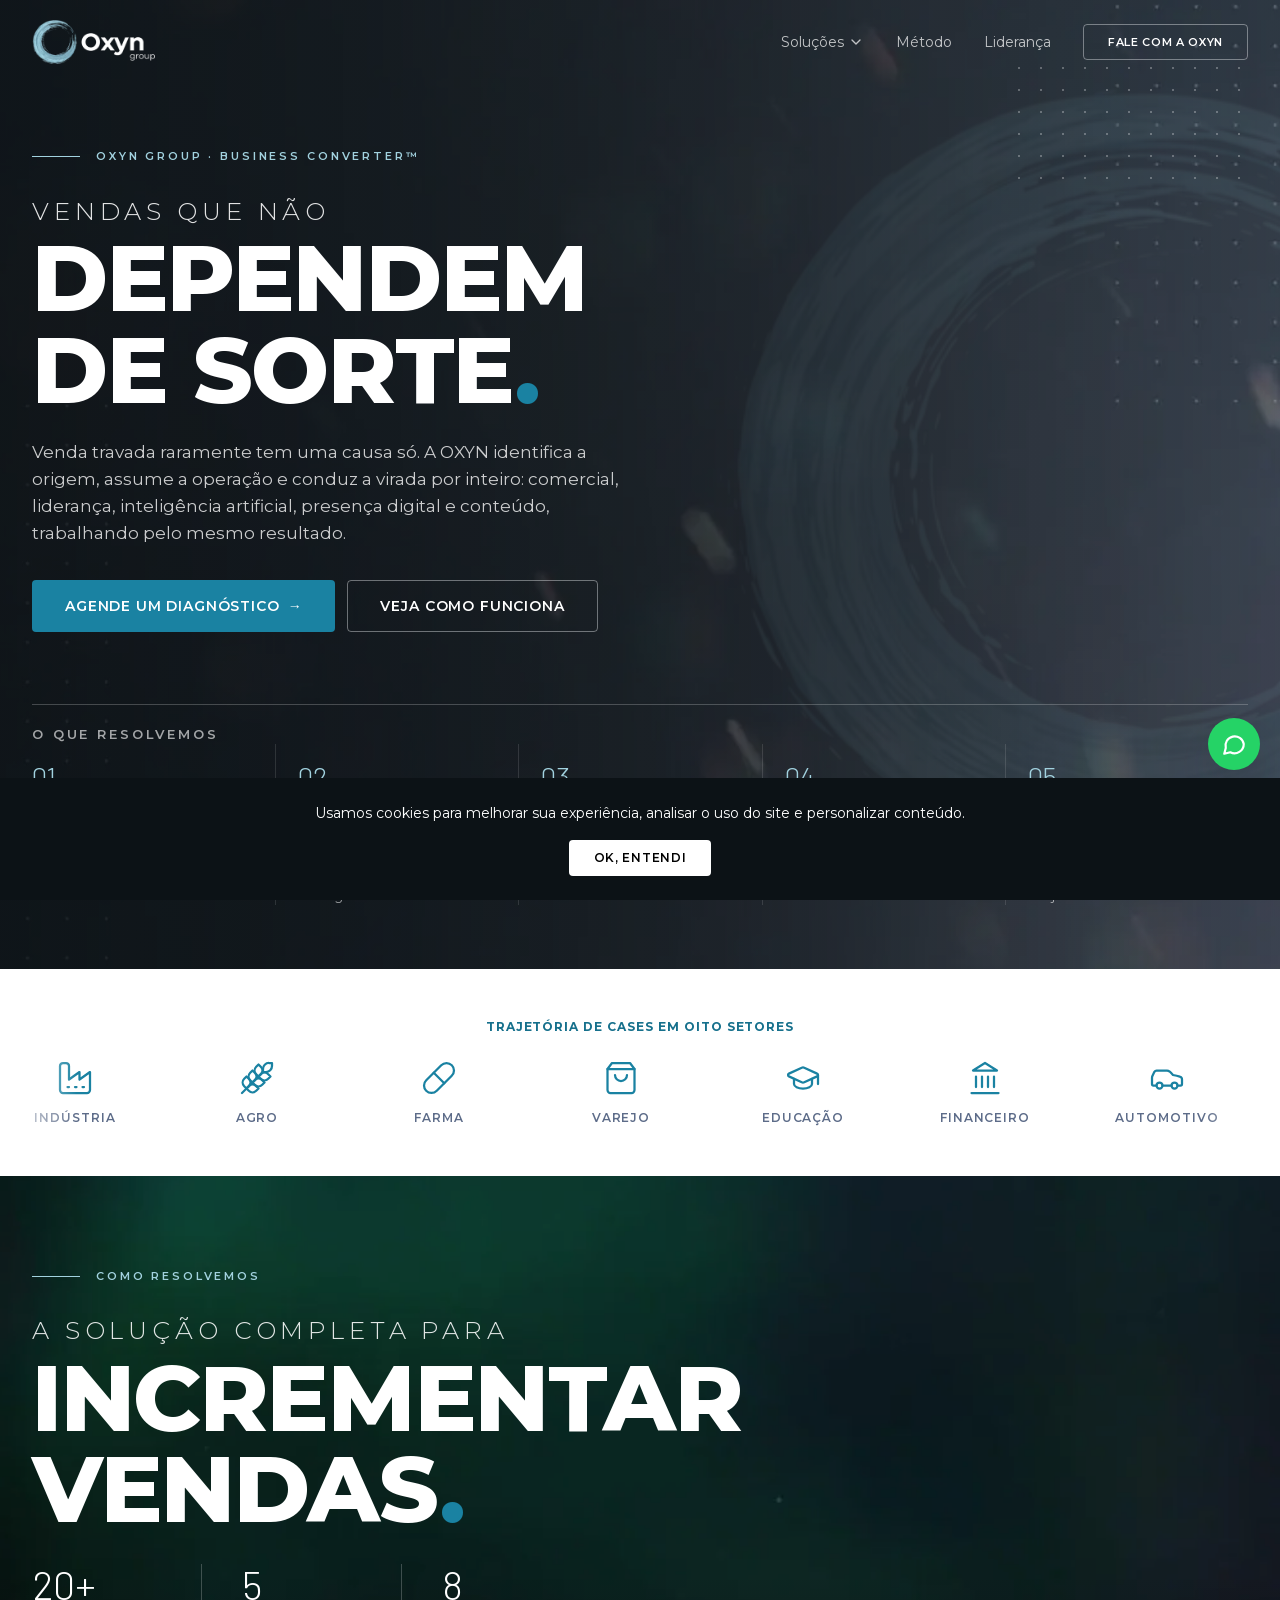
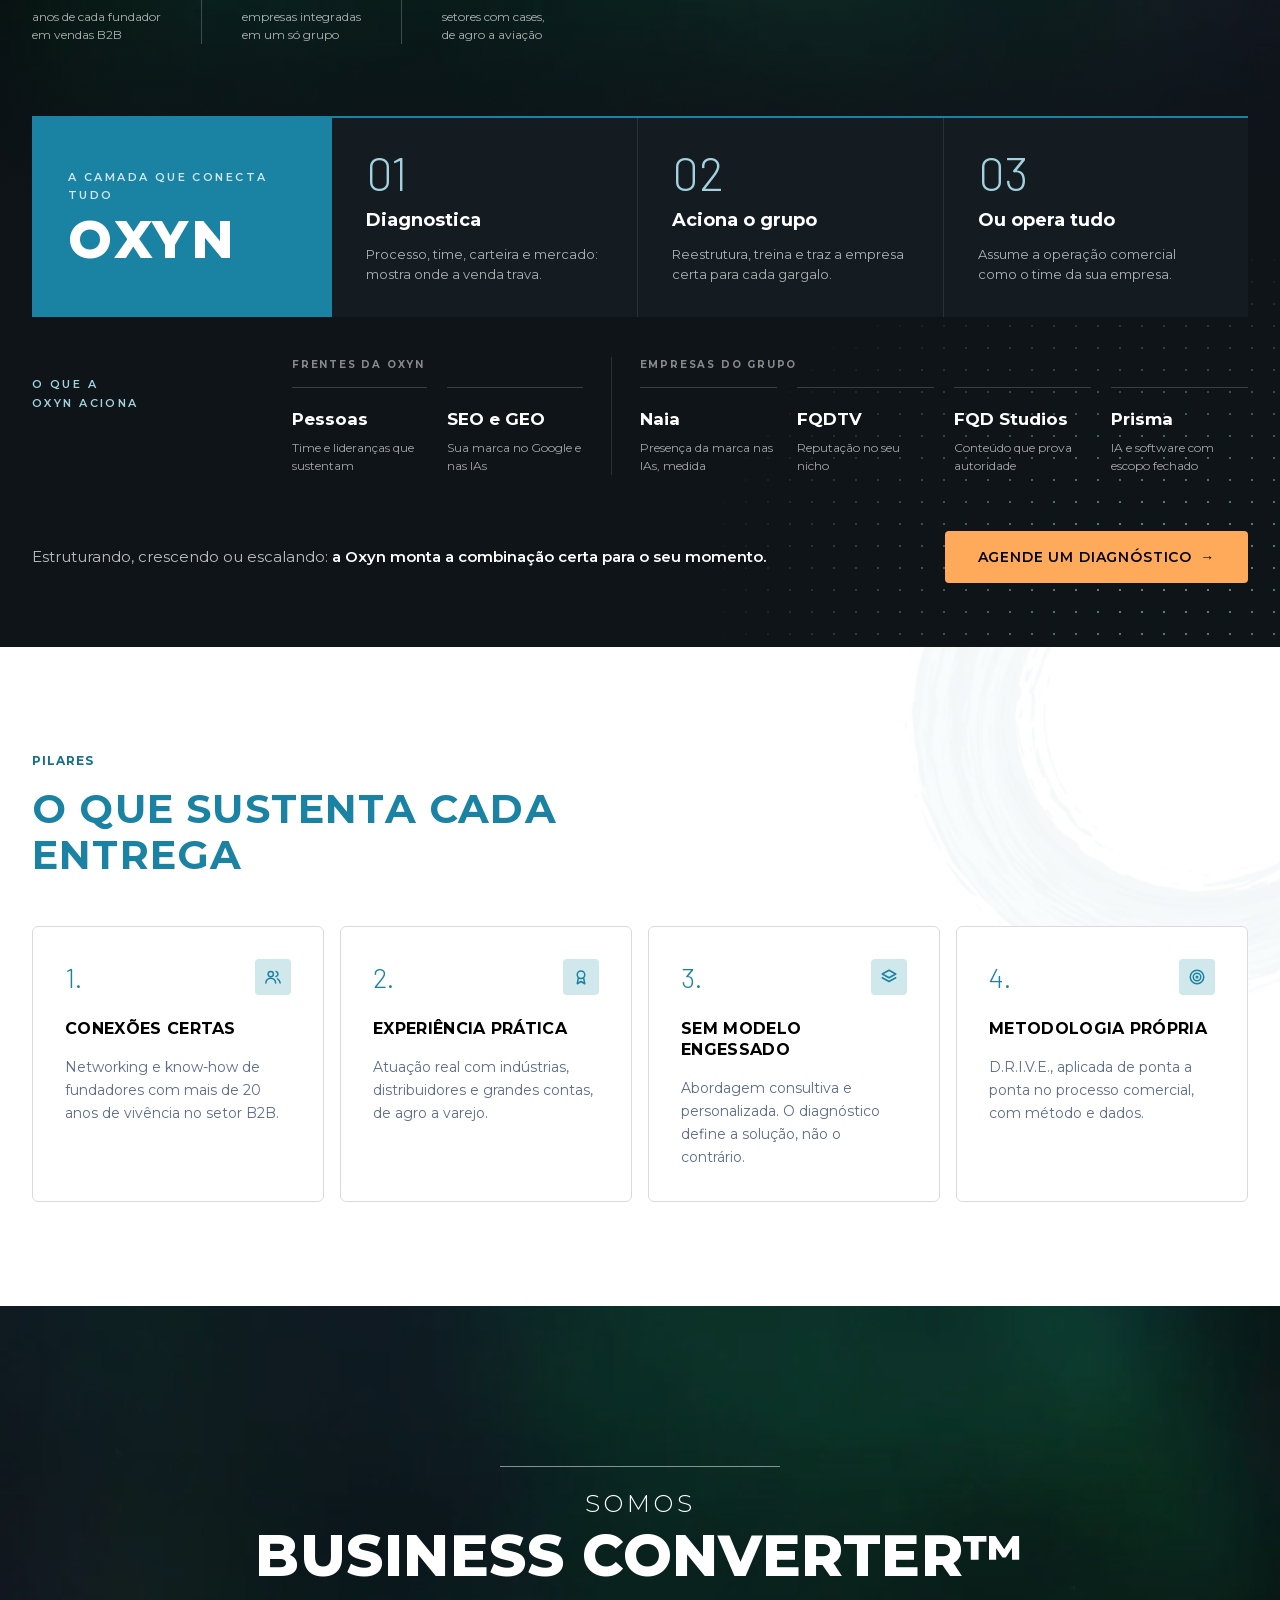
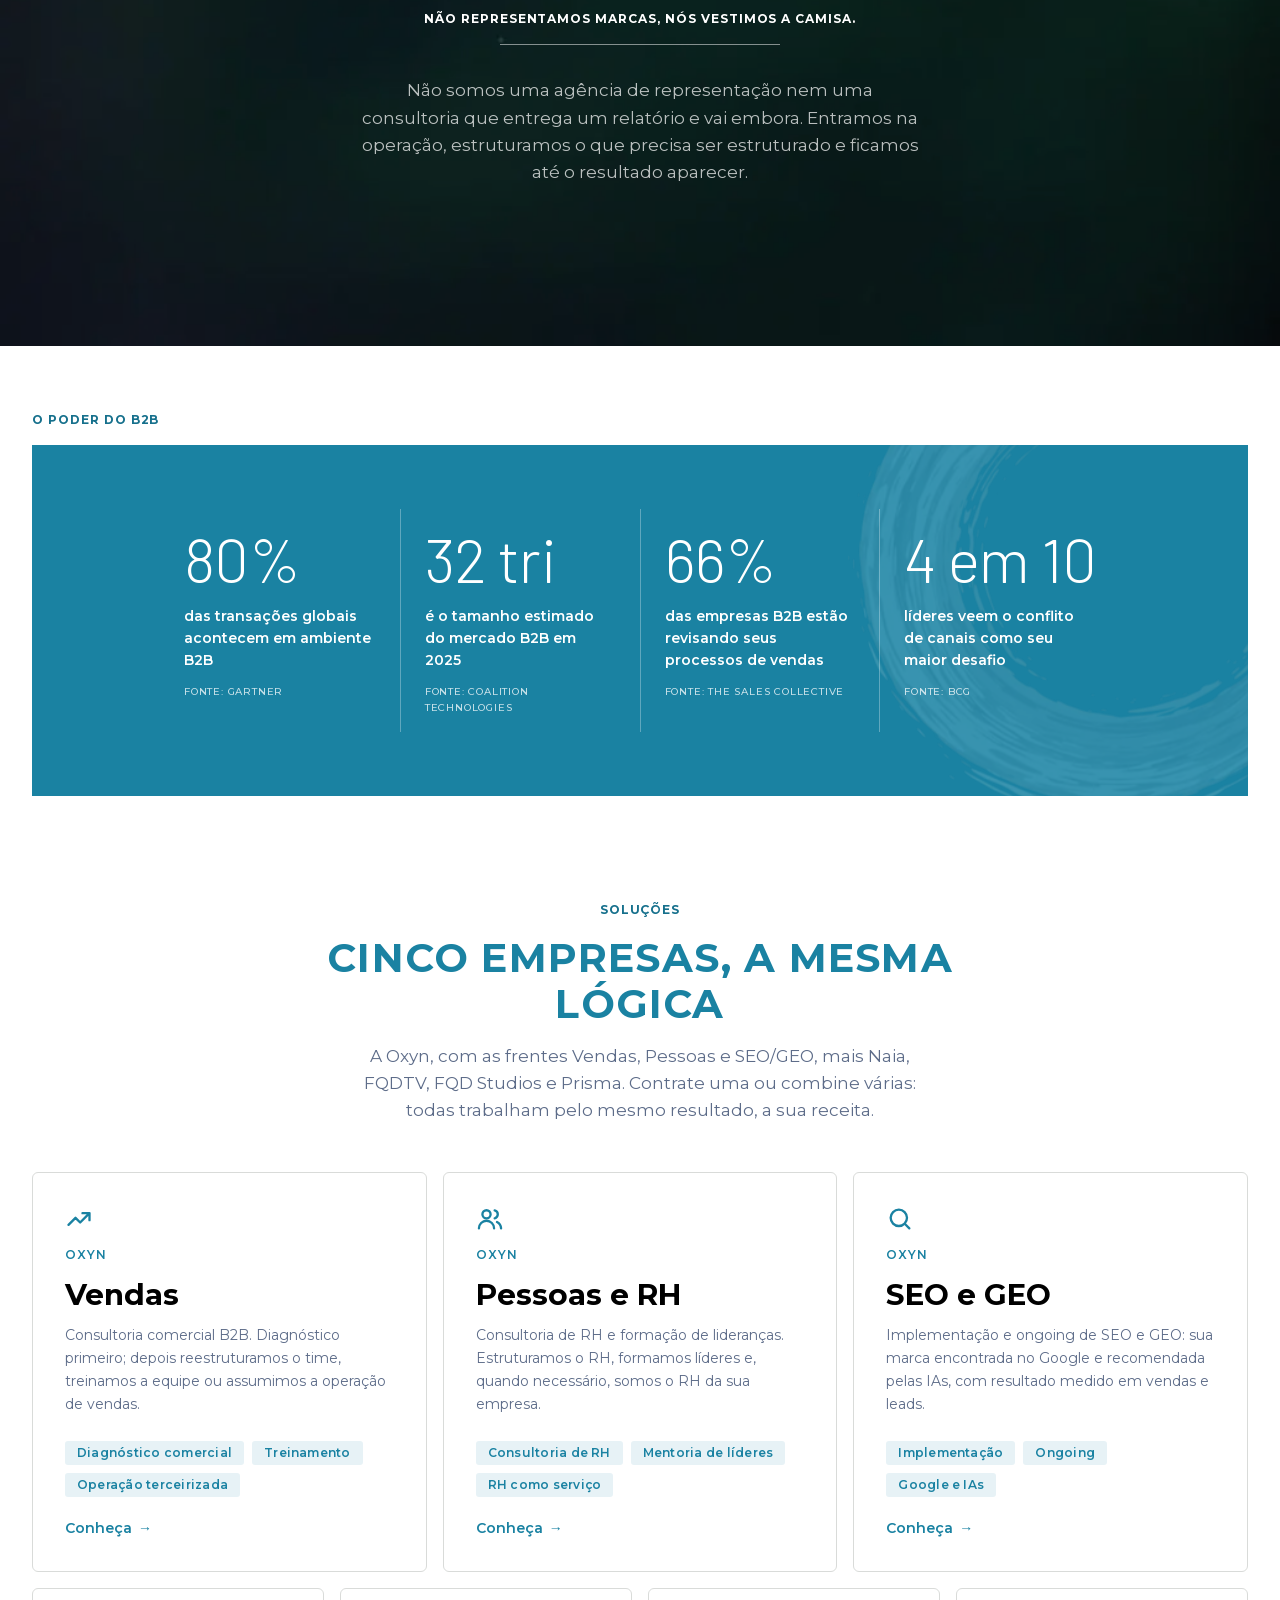
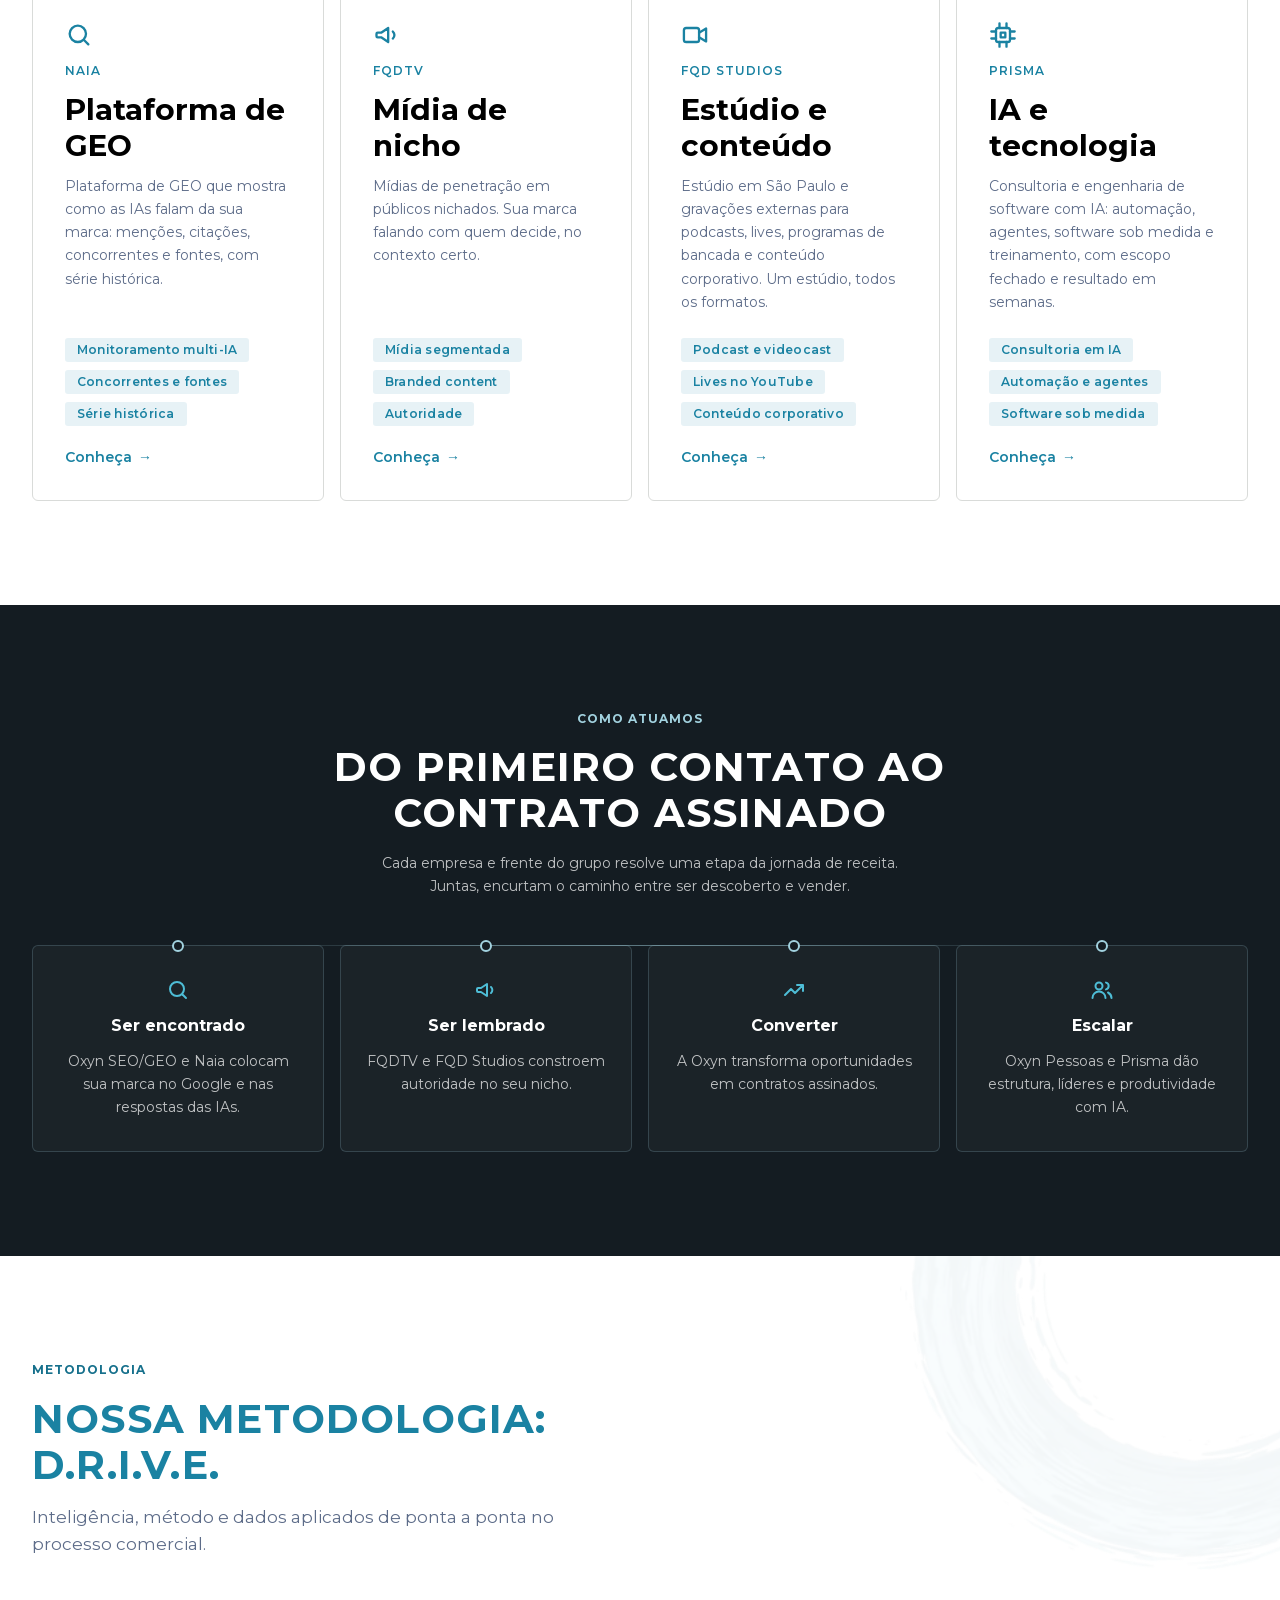
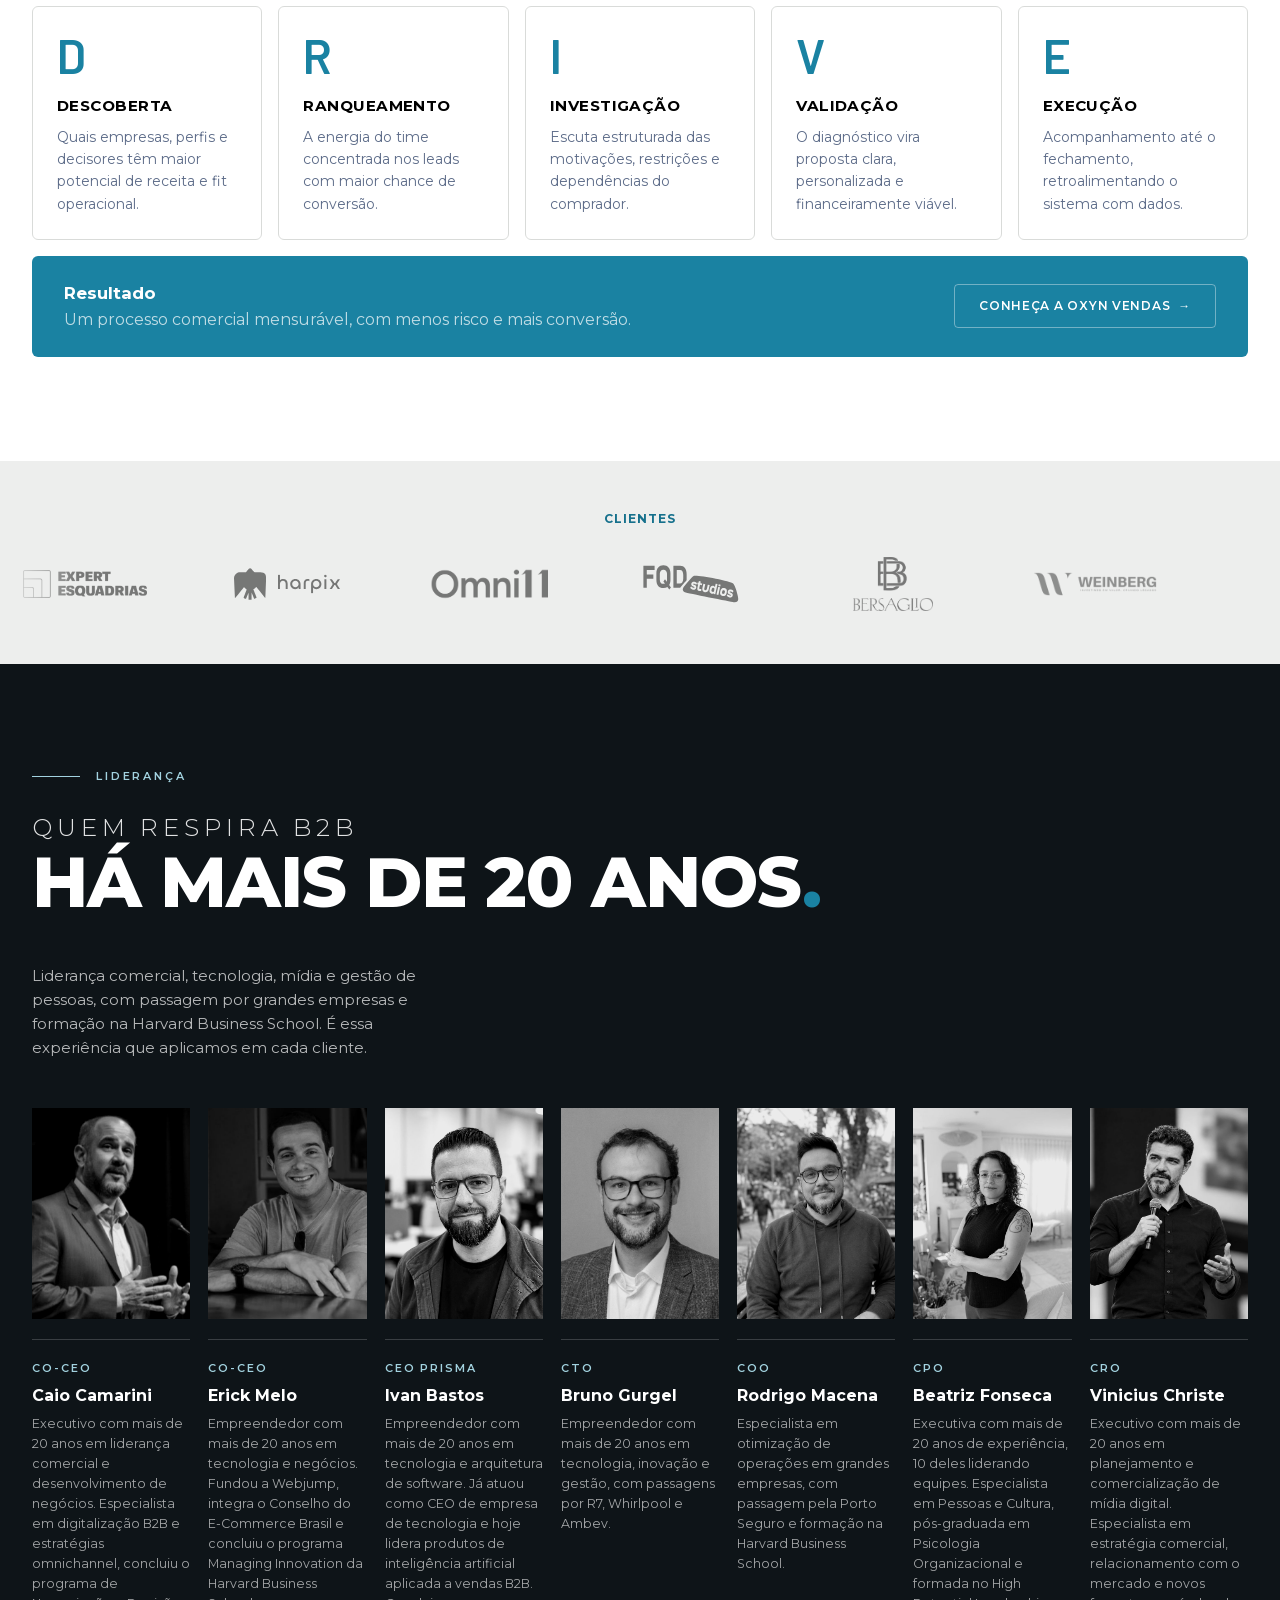
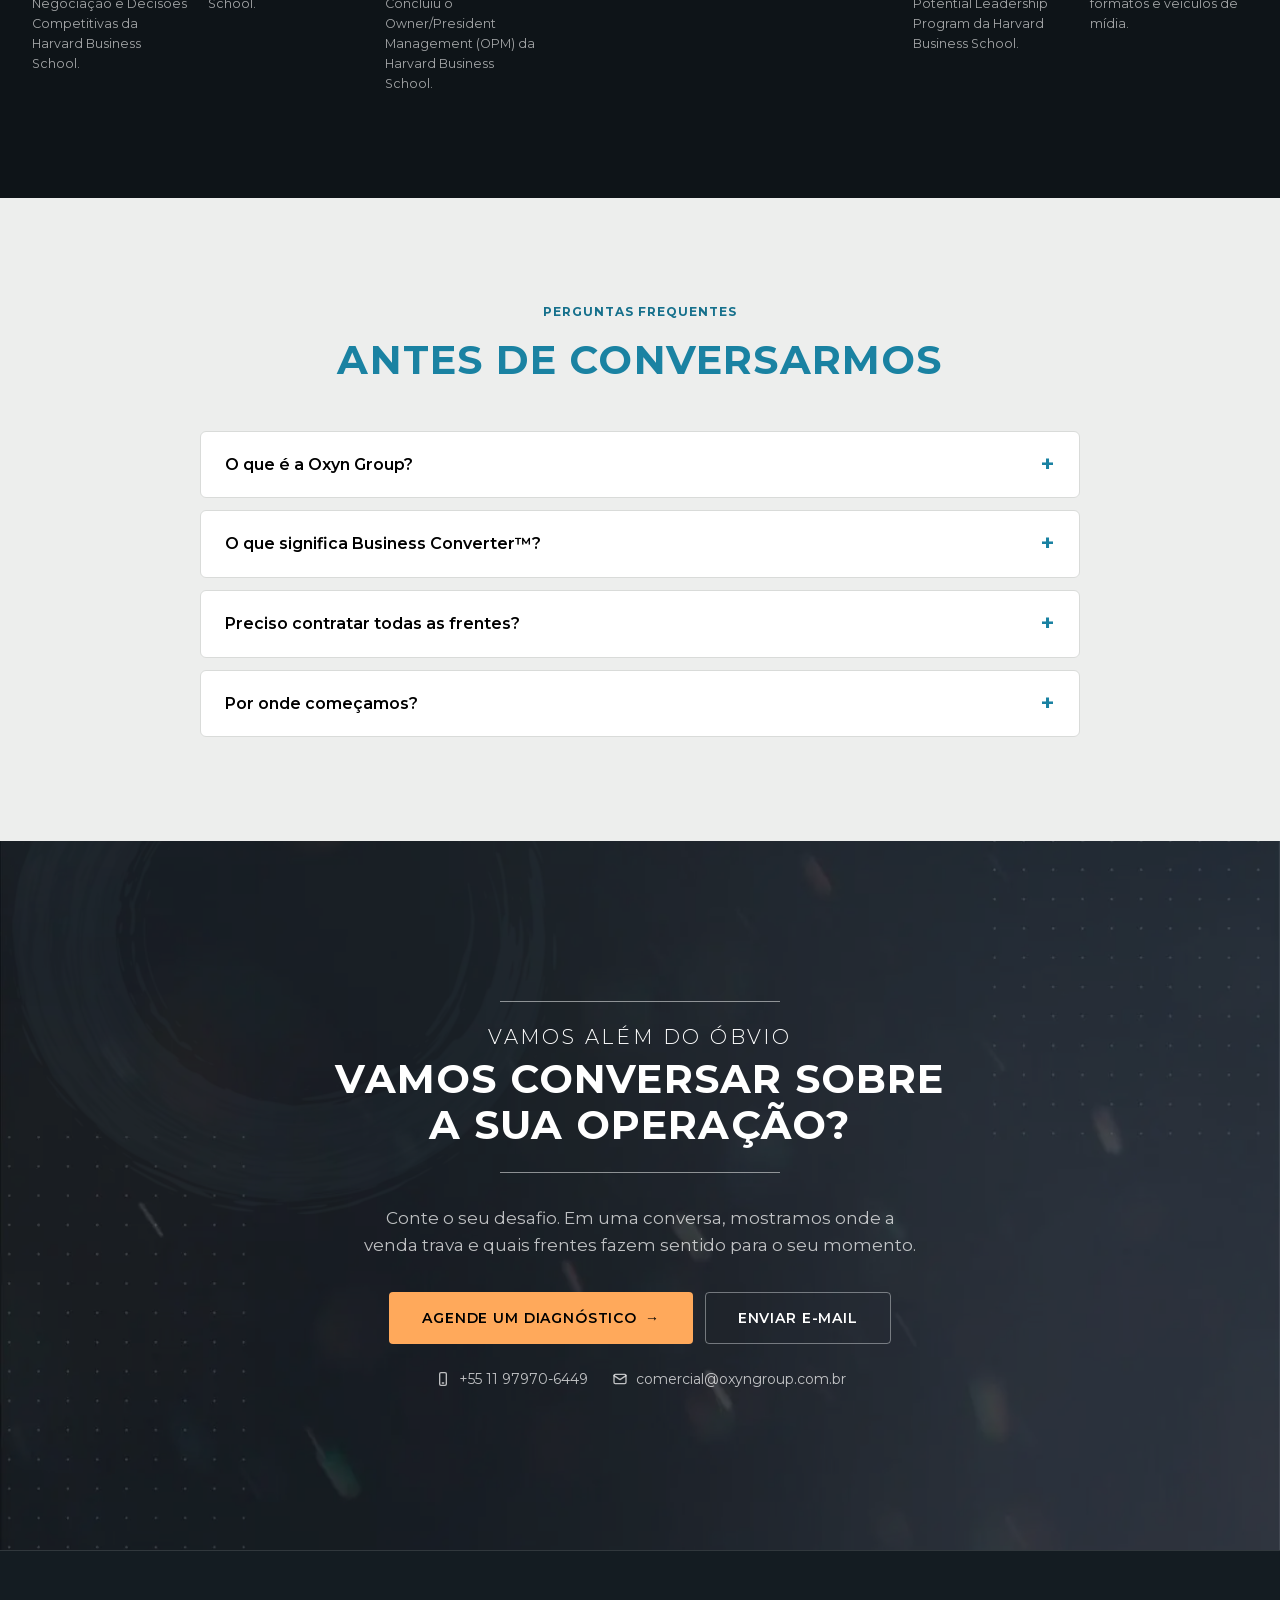
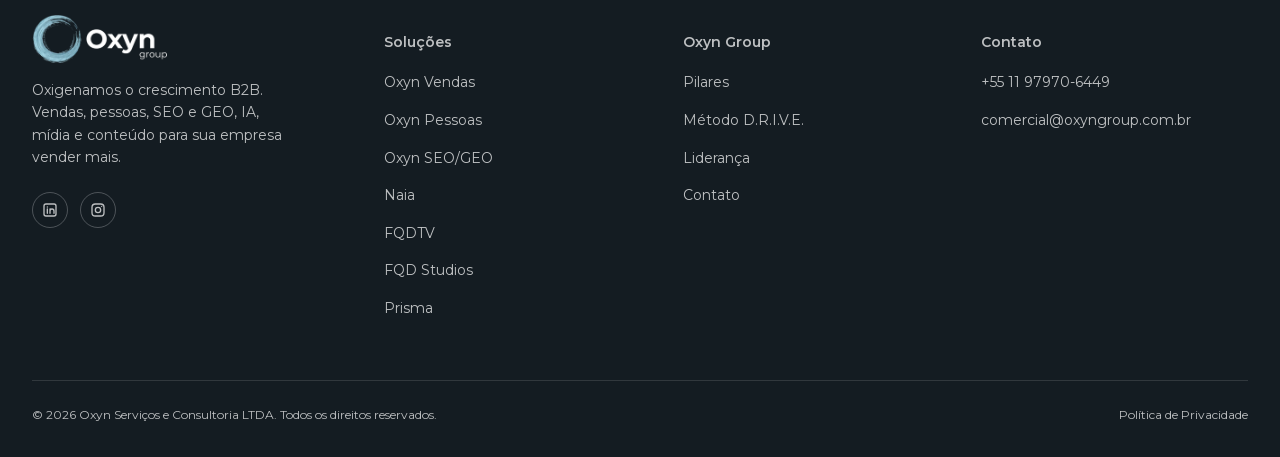
<file: index.html>
<!doctype html>
<html lang="pt-BR">
<head>
<meta charset="utf-8">
<meta name="viewport" content="width=device-width, initial-scale=1">
<!-- Google Tag Manager -->
<script>
  window.dataLayer = window.dataLayer || [];
  function gtag(){dataLayer.push(arguments);}
  gtag('js', new Date());
  dataLayer.push({'gtm.start': new Date().getTime(), event: 'gtm.js'});
</script>
<script async src="https://www.googletagmanager.com/gtm.js?id=GTM-NHPPKLLN"></script>
<!-- End Google Tag Manager -->
<title>Oxyn Group | Consultoria de vendas B2B e operação comercial</title>
<meta name="description" content="Consultoria de vendas B2B, treinamento e operação comercial terceirizada, com RH, IA, GEO e SEO, mídia e conteúdo no mesmo grupo. Agende um diagnóstico.">
<link rel="canonical" href="https://www.oxyngroup.com.br/">
<meta name="theme-color" content="#141C22">
<meta property="og:type" content="website">
<meta property="og:locale" content="pt_BR">
<meta property="og:site_name" content="Oxyn Group">
<meta property="og:title" content="Oxyn Group | Consultoria de vendas B2B e operação comercial">
<meta property="og:description" content="Consultoria de vendas B2B, treinamento e operação comercial terceirizada, com RH, IA, GEO e SEO, mídia e conteúdo no mesmo grupo. Agende um diagnóstico.">
<meta property="og:url" content="https://www.oxyngroup.com.br/">
<meta property="og:image" content="https://www.oxyngroup.com.br/assets/img/og-oxyn.jpg">
<meta property="og:image:width" content="1200">
<meta property="og:image:height" content="630">
<meta name="twitter:card" content="summary_large_image">
<link rel="icon" href="/assets/img/favicon.png" type="image/png">
<link rel="apple-touch-icon" href="/assets/img/apple-touch-icon.png">
<link rel="preload" href="/assets/fonts/montserrat-latin.woff2" as="font" type="font/woff2" crossorigin>
<link rel="preload" href="/assets/img/foto-abstrato-capa.webp" as="image" fetchpriority="high">
<style>@font-face{font-family:"Montserrat";font-style:normal;font-weight:300 800;font-display:swap;src:url("/assets/fonts/montserrat-latin.woff2") format("woff2")}@font-face{font-family:"Barlow";font-style:normal;font-weight:300;font-display:swap;src:url("/assets/fonts/barlow-300-latin.woff2") format("woff2")}@font-face{font-family:"Barlow";font-style:normal;font-weight:400;font-display:swap;src:url("/assets/fonts/barlow-400-latin.woff2") format("woff2")}@font-face{font-family:"Barlow";font-style:normal;font-weight:600;font-display:swap;src:url("/assets/fonts/barlow-600-latin.woff2") format("woff2")}:root{--color-navy:#141C22;--color-navy-deep:#0C1216;--color-primary:#1A82A2;--color-primary-hover:#146B86;--color-accent:#A2D2DF;--color-lagoa:#4EBDD6;--color-amber:#FFA95B;--color-nevoa:#D0E7EC;--color-linho:#FBF6F3;--color-ardosia:#5D6C89;--color-bg:#EDEEED;--color-surface:#FFFFFF;--color-muted:#EDEEED;--color-text:#000000;--color-text-muted:#5D6C89;--color-border:#D9DBD9;--color-gray:#C2C2C2;--color-on-dark:#FFFFFF;--color-on-dark-muted:rgba(255,255,255,.72);--color-glass:rgba(255,255,255,.04);--color-glass-border:rgba(255,255,255,.12);--c-cyan:#4EBDD6;--c-blue:#1A82A2;--c-teal:#1A82A2;--c-green:#5D6C89;--c-purple:#5D6C89;--c-steel:#5D6C89;--grad-brand:var(--color-primary);--grad-image-fade:linear-gradient(to top,rgba(0,0,0,.85),rgba(0,0,0,.4) 55%,rgba(0,0,0,0));--grad-hero-overlay:linear-gradient(90deg,rgba(12,18,22,.88) 0%,rgba(12,18,22,.62) 60%,rgba(12,18,22,.4) 100%);--font-heading:"Montserrat",Arial,sans-serif;--font-body:"Montserrat",Arial,sans-serif;--font-data:"Barlow",Arial,sans-serif;--fs-display:clamp(2.1rem,1.3rem + 3vw,3.6rem);--fs-h2:clamp(1.6rem,1.15rem + 1.7vw,2.5rem);--fs-h3:clamp(1.35rem,1.1rem + 1vw,1.85rem);--fs-h4:1.2rem;--fs-h5:1.05rem;--fs-lead:1.0625rem;--fs-body:1rem;--fs-sm:.875rem;--fs-xs:.75rem;--fs-stat:clamp(2.6rem,1.9rem + 2.4vw,4rem);--lh-tight:1.05;--lh-heading:1.15;--lh-body:1.6;--ls-display:.01em;--ls-eyebrow:.08em;--ls-title:.03em;--r-sm:3px;--r-md:4px;--r-lg:6px;--r-xl:8px;--r-section:0px;--r-pill:4px;--space-1:4px;--space-2:8px;--space-3:12px;--space-4:16px;--space-5:20px;--space-6:24px;--space-8:32px;--space-10:40px;--space-12:48px;--space-16:64px;--section-y:104px;--section-y-sm:88px;--section-y-cta:160px;--container:1240px;--gutter:32px;--shadow-sm:0 1px 2px rgba(0,0,0,.06);--shadow-md:0 8px 24px rgba(20,28,34,.08);--shadow-lg:0 20px 48px rgba(20,28,34,.18);--ease:cubic-bezier(.2,.7,.2,1);--dur:.3s;--nav-h:84px}@media (max-width:768px){:root{--gutter:16px;--section-y:72px;--section-y-sm:64px;--section-y-cta:104px;--nav-h:68px}}*,*::before,*::after{box-sizing:border-box}html{scroll-behavior:smooth;-webkit-text-size-adjust:100%}body{margin:0;font-family:var(--font-body);font-size:var(--fs-body);font-weight:500;line-height:var(--lh-body);color:var(--color-text);background:var(--color-surface);-webkit-font-smoothing:antialiased;overflow-x:hidden}img,svg{display:block;max-width:100%}a{color:inherit;text-decoration:none}h1,h2,h3,h4,h5,p{margin:0}ul{margin:0;padding:0;list-style:none}button{font:inherit;cursor:pointer}:focus-visible{outline:2px solid var(--color-accent);outline-offset:3px;border-radius:4px}[hidden]{display:none!important}.container{width:100%;max-width:calc(var(--container) + var(--gutter)*2);margin-inline:auto;padding-inline:var(--gutter)}.section{position:relative;padding-block:var(--section-y);--fg:var(--color-text);--fg-muted:var(--color-text-muted);--eyebrow:var(--color-primary);color:var(--fg)}.section--white{background:var(--color-surface)}.section--light{background:var(--color-bg)}.section--navy,.section--gradient,.section--overlay{--fg:var(--color-on-dark);--fg-muted:var(--color-on-dark-muted);--eyebrow:var(--color-accent)}.section--navy{background:var(--color-navy)}.section--gradient{background:var(--grad-brand)}.section--overlap{margin-top:calc(var(--r-section) * -1.5);border-radius:var(--r-section) var(--r-section) 0 0;z-index:2}.section--overlay{background:var(--color-navy-deep);overflow:hidden;padding-block:var(--section-y-cta)}.section--tight{padding-block:var(--section-y-sm)}.section-head{max-width:640px;margin-bottom:var(--space-12);display:grid;gap:var(--space-4)}.section-head--center{margin-inline:auto;text-align:center;justify-items:center}.section-head--split{max-width:none;display:flex;align-items:flex-end;justify-content:space-between;gap:var(--space-8)}.section-head--split>div:first-child{max-width:640px;display:grid;gap:var(--space-4)}.grid{display:grid;gap:var(--space-4)}.grid--2{grid-template-columns:repeat(2,1fr);gap:var(--space-4)}.grid--3{grid-template-columns:repeat(3,1fr)}.grid--4{grid-template-columns:repeat(4,1fr)}@media (max-width:1024px){.grid--4{grid-template-columns:repeat(2,1fr)}.grid--3{grid-template-columns:repeat(2,1fr)}}@media (max-width:640px){.grid--2,.grid--3,.grid--4{grid-template-columns:1fr}}.display,.h2,.h3,.h4,.h5{font-family:var(--font-heading);color:var(--fg,var(--color-text))}.display{font-size:var(--fs-display);font-weight:800;line-height:var(--lh-tight);letter-spacing:var(--ls-display)}.h2{font-size:var(--fs-h2);font-weight:700;line-height:var(--lh-heading);letter-spacing:-.01em}.h3{font-size:var(--fs-h3);font-weight:700;line-height:1.2}.h4{font-size:var(--fs-h4);font-weight:600;line-height:1.3}.h5{font-size:var(--fs-h5);font-weight:600;line-height:1.5}.eyebrow{font-family:var(--font-body);font-size:var(--fs-sm);font-weight:600;letter-spacing:var(--ls-eyebrow);text-transform:uppercase;color:var(--eyebrow,var(--color-primary))}.lead{font-size:var(--fs-lead);line-height:1.6;color:var(--fg-muted,var(--color-text-muted));max-width:560px}.section-head--center .lead{margin-inline:auto}.small{font-size:var(--fs-sm);line-height:1.6}.xs{font-size:var(--fs-xs)}.text-muted{color:var(--fg-muted,var(--color-text-muted))}.btn{display:inline-flex;align-items:center;justify-content:center;gap:var(--space-2);height:40px;padding:0 var(--space-6);border-radius:var(--r-pill);border:1px solid transparent;font-size:var(--fs-sm);font-weight:500;line-height:1;white-space:nowrap;transition:background var(--dur) var(--ease),border-color var(--dur) var(--ease),transform var(--dur) var(--ease),color var(--dur)}.btn:hover{transform:translateY(-1px)}.btn--primary{background:var(--color-primary);color:var(--color-on-dark)}.btn--primary:hover{background:var(--color-primary-hover)}.btn--ghost{background:transparent;color:var(--color-on-dark);border-color:rgba(245,247,250,.4)}.btn--ghost:hover{background:rgba(245,247,250,.1);border-color:rgba(245,247,250,.7)}.btn--outline{background:transparent;color:var(--color-navy);border-color:var(--color-border)}.btn--outline:hover{border-color:var(--color-navy)}.btn--lg{height:48px;padding:0 var(--space-8);font-size:var(--fs-body)}.btn--sm{height:36px;padding:0 var(--space-4)}.btn .arrow{transition:transform var(--dur) var(--ease)}.btn:hover .arrow,.link-arrow:hover .arrow{transform:translateX(3px)}.link-arrow{display:inline-flex;align-items:center;gap:6px;font-size:var(--fs-sm);font-weight:600;color:var(--color-primary)}.section--navy .link-arrow,.card--case .link-arrow{color:var(--color-accent)}.btn-row{display:flex;flex-wrap:wrap;gap:var(--space-3)}.tag{--t:var(--c-blue);display:inline-flex;align-items:center;padding:4px 12px;border-radius:var(--r-pill);font-size:var(--fs-xs);font-weight:500;line-height:16px;color:var(--t);background:color-mix(in srgb,var(--t) 10%,transparent)}.tag--cyan{--t:var(--c-cyan)}.tag--blue{--t:var(--c-blue)}.tag--teal{--t:var(--c-teal)}.tag--green{--t:var(--c-green)}.tag--purple{--t:var(--c-purple)}.tag--steel{--t:var(--c-steel)}.tag--dark{color:var(--color-on-dark);background:rgba(255,255,255,.12)}.tag--solid{color:var(--color-on-dark);background:color-mix(in srgb,var(--t) 85%,black)}.tags{display:flex;flex-wrap:wrap;gap:var(--space-2)}.icon{width:24px;height:24px;flex:none;stroke:currentColor;fill:none;stroke-width:2;stroke-linecap:round;stroke-linejoin:round}.icon--sm{width:16px;height:16px}.icon--lg{width:28px;height:28px}.icon--cyan{color:var(--c-cyan)}.icon--blue{color:var(--c-blue)}.icon--teal{color:var(--c-teal)}.icon--green{color:var(--c-green)}.icon--purple{color:var(--c-purple)}.icon--steel{color:var(--c-steel)}.icon-badge{display:inline-grid;place-items:center;width:36px;height:36px;border-radius:50%;background:color-mix(in srgb,var(--color-primary) 10%,transparent);color:var(--color-primary)}.icon-badge .icon{width:18px;height:18px}.num{font-size:var(--fs-xs);font-weight:600;letter-spacing:.03em;color:var(--color-primary)}.divider{height:1px;background:var(--color-border);border:0;margin:var(--space-4) 0}.section--navy .divider,.section--gradient .divider{background:var(--color-glass-border)}.card{position:relative;border-radius:var(--r-lg);padding:var(--space-8);display:flex;flex-direction:column;gap:var(--space-3);transition:transform var(--dur) var(--ease),box-shadow var(--dur) var(--ease),border-color var(--dur)}.card p{font-size:var(--fs-sm);line-height:1.65;color:var(--fg-muted,var(--color-text-muted))}.card--soft{background:var(--color-muted)}.section--light .card--soft{background:var(--color-surface)}.card--soft:hover{transform:translateY(-3px);box-shadow:var(--shadow-md)}.card--glass{background:var(--color-glass);border:1px solid var(--color-glass-border);padding:28px}.card--glass:hover{border-color:rgba(162,210,223,.45);background:rgba(255,255,255,.07)}.card--glass .h5{color:var(--color-on-dark)}.card--feature .card__top{display:flex;align-items:center;gap:var(--space-3);margin-bottom:var(--space-3)}.card--feature .h4{margin-bottom:var(--space-1)}.bento{display:grid;grid-template-columns:repeat(12,1fr);gap:var(--space-4)}.bento>.card--service{grid-column:span 3}.bento>.card--service:nth-child(-n+3){grid-column:span 4}.card--service{min-height:260px}.card--service .h3{margin-top:var(--space-2)}.card--service .tags{margin-top:auto;padding-top:var(--space-3)}@media (max-width:1024px){.bento{grid-template-columns:repeat(2,1fr)}.bento>.card--service,.bento>.card--service:nth-child(-n+3){grid-column:auto}.bento>.card--service:first-child{grid-column:span 2}}@media (max-width:640px){.bento{grid-template-columns:1fr}.bento>.card--service:first-child{grid-column:auto}}.card--case{--img:none;min-height:420px;padding:var(--space-6);justify-content:flex-end;overflow:hidden;color:var(--color-on-dark);background:var(--img) center/cover no-repeat,var(--ph,var(--grad-brand))}.card--case::before{content:"";position:absolute;inset:0;background:var(--grad-image-fade);transition:opacity var(--dur)}.card--case>*{position:relative}.card--case .h4{color:var(--color-on-dark);font-weight:700;max-width:30ch}.card--case .case__logo{font-family:var(--font-heading);font-weight:800;font-size:1.5rem;letter-spacing:-.02em}.card--case .case__foot{display:flex;align-items:center;justify-content:space-between;gap:var(--space-4);flex-wrap:wrap}.card--case:hover{transform:translateY(-3px);box-shadow:var(--shadow-lg)}.card--result{--t:var(--c-cyan);background:rgba(0,40,77,.55);border:1px solid var(--color-glass-border);border-left:3px solid var(--t);padding:var(--space-6) var(--space-6) var(--space-8);gap:var(--space-2);backdrop-filter:blur(6px)}.card--result .result__label{display:flex;align-items:center;gap:var(--space-2);font-size:var(--fs-xs);font-weight:600;letter-spacing:.04em;text-transform:uppercase;color:var(--color-on-dark)}.card--result .result__label .icon{color:var(--t);width:16px;height:16px}.card--result .result__value{font-family:var(--font-heading);font-weight:800;font-size:var(--fs-stat);line-height:1.1;color:var(--t);margin-top:var(--space-3)}.card--result .result__metric{font-weight:600;color:var(--color-on-dark)}.card--result .result__sub{font-size:var(--fs-xs);color:var(--t)}.card--result .divider{margin:var(--space-4) 0}.card--result.is-white{--t:var(--color-on-dark)}.card--result.is-white .result__sub{color:var(--c-cyan)}.card--tool .tool__logo{font-family:var(--font-heading);font-weight:800;font-size:1.6rem;letter-spacing:-.03em;color:var(--color-navy)}.card--tool .tool__logo span{color:var(--c-teal)}.card--tool .h4{font-size:1.25rem}.eco{position:relative}.eco::before{content:"";position:absolute;left:12.5%;right:12.5%;top:0;height:1px;background:linear-gradient(90deg,transparent,rgba(162,210,223,.5),transparent)}.card--eco{align-items:center;text-align:center;background:rgba(255,255,255,.03);border:1px solid rgba(162,210,223,.2);padding:var(--space-8) var(--space-6)}.card--eco::before{content:"";position:absolute;top:-6px;left:50%;width:12px;height:12px;margin-left:-6px;border-radius:50%;border:2px solid var(--color-accent);background:var(--color-navy)}.card--eco .h5{font-size:1rem;font-weight:700;color:var(--color-on-dark)}@media (max-width:1024px){.eco::before{display:none}}.nav{position:fixed;inset:0 0 auto;z-index:50;height:var(--nav-h);display:flex;align-items:center;transition:background var(--dur) var(--ease),box-shadow var(--dur),height var(--dur)}.nav.is-scrolled{background:rgba(20,28,34,.94);backdrop-filter:blur(10px);box-shadow:0 1px 0 rgba(245,247,250,.08);height:64px}.nav .container{display:flex;align-items:center;justify-content:space-between;gap:var(--space-6)}.brand{display:flex;flex-direction:column;line-height:1;color:var(--color-on-dark)}.brand__name{font-family:var(--font-heading);font-weight:800;font-size:1.35rem;letter-spacing:-.01em}.brand__sub{font-size:.58rem;font-weight:600;letter-spacing:.14em;text-transform:uppercase;color:var(--color-accent);margin-top:3px}.nav__links{display:flex;align-items:center;gap:var(--space-8);font-size:var(--fs-sm);color:var(--color-on-dark-muted)}.nav__links a:hover{color:var(--color-on-dark)}.nav__lang{display:inline-flex;align-items:center;gap:6px}.nav__toggle{display:none;background:none;border:0;color:var(--color-on-dark);padding:8px}@media (max-width:900px){.nav__toggle{display:block}.nav__links{position:fixed;inset:var(--nav-h) 0 auto;flex-direction:column;align-items:flex-start;gap:var(--space-5);padding:var(--space-6) var(--gutter) var(--space-8);background:var(--color-navy);transform:translateY(-120%);transition:transform var(--dur) var(--ease);z-index:-1}.nav.is-open .nav__links{transform:none}.nav.is-open{background:var(--color-navy)}}.hero{--img:none;position:relative;min-height:min(100vh,900px);display:flex;align-items:center;color:var(--color-on-dark);padding-block:calc(var(--nav-h) + var(--space-16)) var(--space-16);background:var(--img) center/cover no-repeat,var(--ph-hero);--fg:var(--color-on-dark);--fg-muted:var(--color-on-dark-muted);--eyebrow:var(--color-accent)}.hero::before{content:"";position:absolute;inset:0;background:var(--grad-hero-overlay)}.hero>.container{position:relative}.hero__content{max-width:680px;display:grid;gap:var(--space-5)}.hero .lead{font-size:var(--fs-body);max-width:520px}.hero .btn-row{margin-top:var(--space-3)}:root{--ph-hero:#1b252d}.marquee{overflow:hidden;mask-image:linear-gradient(90deg,transparent,#000 6%,#000 94%,transparent)}.marquee__track{display:flex;width:max-content;animation:marquee 40s linear infinite}.marquee__track>*{flex:none;margin-right:var(--space-8)}.marquee:hover .marquee__track{animation-play-state:paused}.logo-tile{display:grid;place-items:center;width:150px;height:64px;border-radius:var(--r-sm);background:var(--color-bg);border:1px solid var(--color-border);font-family:var(--font-heading);font-weight:700;color:#7d8fa0;font-size:1rem;letter-spacing:-.01em}@keyframes marquee{to{transform:translateX(-50%)}}@media (prefers-reduced-motion:reduce){.marquee__track{animation:none}}.stats-band{position:relative;overflow:hidden;border-radius:var(--r-lg);background:var(--color-navy);color:var(--color-on-dark);padding:var(--space-16) var(--space-8)}.stats-band::before{content:"";position:absolute;inset:0;opacity:.35;background-image:radial-gradient(rgba(255,255,255,.5) 1px,transparent 1.5px);background-size:22px 22px;mask-image:radial-gradient(ellipse at center,#000 20%,transparent 75%)}.stats{position:relative;display:grid;grid-template-columns:repeat(4,1fr);max-width:960px;margin-inline:auto}.stat{text-align:center;padding:var(--space-4) var(--space-6)}.stat+.stat{border-left:1px solid rgba(245,247,250,.25)}.stat__value{font-family:var(--font-heading);font-weight:800;font-size:var(--fs-stat);line-height:1.1;color:var(--color-accent)}.stat__label{margin-top:var(--space-2);font-size:var(--fs-xs);font-weight:500;text-transform:uppercase;letter-spacing:.04em;color:var(--color-on-dark-muted)}@media (max-width:768px){.stats{grid-template-columns:repeat(2,1fr);row-gap:var(--space-6)}.stat:nth-child(3){border-left:0}}.partners{display:flex;flex-wrap:wrap;justify-content:center;gap:var(--space-10) var(--space-16);max-width:760px;margin-inline:auto}.partner{display:grid;place-items:center;width:120px;height:56px;font-family:var(--font-heading);font-weight:700;color:#8a9aa9;filter:grayscale(1);opacity:.85;transition:opacity var(--dur),filter var(--dur)}.partner:hover{filter:none;opacity:1;color:var(--color-navy)}.carousel{position:relative}.carousel__track{display:grid;grid-auto-flow:column;grid-auto-columns:min(720px,86%);gap:var(--space-4);overflow-x:auto;scroll-snap-type:x mandatory;scrollbar-width:none;padding-bottom:var(--space-2)}.carousel__track::-webkit-scrollbar{display:none}.carousel__track>*{scroll-snap-align:start}.carousel__arrows{display:flex;gap:var(--space-2)}.carousel__arrow{display:grid;place-items:center;width:32px;height:32px;border-radius:50%;background:transparent;border:1px solid rgba(245,247,250,.3);color:var(--color-on-dark);transition:background var(--dur)}.carousel__arrow:hover{background:rgba(245,247,250,.1)}.carousel__dots{display:flex;justify-content:center;gap:6px;margin-top:var(--space-6)}.carousel__dot{width:6px;height:6px;border-radius:var(--r-pill);border:0;padding:0;background:rgba(245,247,250,.35);transition:width var(--dur),background var(--dur)}.carousel__dot.is-active{width:22px;background:var(--color-accent)}.cta-final{--img:none;background:var(--img) center/cover no-repeat,var(--ph-cta)}.cta-final::before{content:"";position:absolute;inset:0;background:rgba(12,18,22,.6)}.cta-final>.container{position:relative}.cta-final .section-head{margin-bottom:var(--space-8)}:root{--ph-cta:#141C22}.footer{background:var(--color-navy);color:var(--color-on-dark);padding-block:var(--space-16) var(--space-8);border-top:1px solid var(--color-glass-border)}.footer__grid{display:grid;grid-template-columns:1.2fr 1fr 1fr 1fr;gap:var(--space-8)}.footer h4,.footer__t{font-size:var(--fs-sm);font-weight:600;margin-bottom:var(--space-4);font-family:var(--font-body)}.footer li{margin-bottom:var(--space-3)}.footer li a,.footer p{font-size:var(--fs-sm);color:var(--color-on-dark-muted)}.footer li a:hover{color:var(--color-on-dark)}.footer p{margin-top:var(--space-4);max-width:260px}.socials{display:flex;gap:var(--space-3);margin-top:var(--space-6)}.socials a{display:grid;place-items:center;width:36px;height:36px;border-radius:50%;border:1px solid rgba(245,247,250,.25);color:var(--color-on-dark-muted)}.socials a:hover{color:var(--color-on-dark);border-color:var(--color-accent)}.footer__bottom{display:flex;justify-content:space-between;gap:var(--space-4);flex-wrap:wrap;margin-top:var(--space-12);padding-top:var(--space-6);border-top:1px solid var(--color-glass-border);font-size:var(--fs-xs);color:var(--color-on-dark-muted)}@media (max-width:900px){.footer__grid{grid-template-columns:1fr 1fr}}@media (max-width:560px){.footer__grid{grid-template-columns:1fr}}.cookie{position:fixed;inset:auto 0 0;z-index:60;background:#0b0b0b;color:#fff;padding:var(--space-6) var(--gutter);display:flex;flex-direction:column;align-items:center;gap:var(--space-4);text-align:center;font-size:var(--fs-sm)}.cookie .btn{background:#fff;color:#111;height:36px;font-weight:600}@media (max-width:768px){.section-head--split{flex-direction:column;align-items:flex-start}}[data-reveal]{opacity:0;transform:translateY(16px);transition:opacity .7s var(--ease),transform .7s var(--ease)}[data-reveal].is-visible{opacity:1;transform:none}@media (prefers-reduced-motion:reduce){[data-reveal]{opacity:1;transform:none}}.nav__links a[aria-current="page"]{color:var(--color-on-dark)}.nav__drop{position:relative}.nav__drop>button{display:inline-flex;align-items:center;gap:4px;background:none;border:0;padding:0;color:inherit;font-size:inherit}.nav__drop>button:hover{color:var(--color-on-dark)}.nav__menu{position:absolute;top:calc(100% + 14px);left:-16px;min-width:280px;display:grid;gap:2px;padding:var(--space-2);border-radius:var(--r-md);background:var(--color-navy);border:1px solid var(--color-glass-border);box-shadow:var(--shadow-lg);opacity:0;visibility:hidden;transform:translateY(-6px);transition:opacity var(--dur),transform var(--dur),visibility var(--dur)}.nav__drop:hover .nav__menu,.nav__drop:focus-within .nav__menu,.nav__drop.is-open .nav__menu{opacity:1;visibility:visible;transform:none}.nav__menu a{display:grid;gap:2px;padding:10px 12px;border-radius:var(--r-sm)}.nav__menu a:hover{background:rgba(245,247,250,.06)}.nav__menu b{font-weight:600;color:var(--color-on-dark);font-size:var(--fs-sm)}.nav__menu small{font-size:var(--fs-xs);color:var(--color-on-dark-muted)}@media (max-width:900px){.nav__links{max-height:calc(100vh - var(--nav-h));overflow-y:auto}.nav__drop{width:100%}.nav__menu{position:static;opacity:1;visibility:visible;transform:none;box-shadow:none;border:0;padding:var(--space-2) 0 0;min-width:0;background:none}.nav__drop>button{display:none}}.hero--page{min-height:auto;padding-block:calc(var(--nav-h) + var(--space-16)) var(--space-16)}.crumbs{display:flex;gap:8px;font-size:var(--fs-xs);color:var(--color-on-dark-muted);letter-spacing:.04em}.crumbs a:hover{color:var(--color-on-dark)}.logo-tile--text{width:auto;padding:0 24px;font-size:.95rem}a.card--service{color:inherit}.card--service .link-arrow{margin-top:var(--space-2)}.card--service .card__unit{font-size:var(--fs-xs);font-weight:600;letter-spacing:.08em;text-transform:uppercase;color:var(--color-text-muted)}.steps{display:grid;grid-template-columns:repeat(5,1fr);gap:var(--space-4);counter-reset:step}.step{position:relative;padding:var(--space-6);border-radius:var(--r-lg);background:var(--color-muted);display:grid;gap:var(--space-2);align-content:start}.section--light .step{background:#EAEEF5}.step__letter{font-family:var(--font-heading);font-weight:800;font-size:2.5rem;line-height:1;color:var(--color-primary)}.step .h5{margin-top:var(--space-2)}.step p{font-size:var(--fs-sm);color:var(--color-text-muted);line-height:1.6}.steps__result{margin-top:var(--space-4);padding:var(--space-6) var(--space-8);border-radius:var(--r-lg);background:var(--grad-brand);color:var(--color-on-dark);display:flex;align-items:center;justify-content:space-between;gap:var(--space-6);flex-wrap:wrap}.steps__result p{color:var(--color-on-dark-muted);max-width:640px}.steps__result b{font-family:var(--font-heading);font-size:var(--fs-h5);color:var(--color-on-dark)}@media (max-width:1024px){.steps{grid-template-columns:repeat(3,1fr)}}@media (max-width:640px){.steps{grid-template-columns:1fr}}.leader{align-items:flex-start}.leader__photo{width:72px;height:72px;border-radius:50%;background:var(--grad-brand) center/cover no-repeat;border:2px solid rgba(162,210,223,.45);display:grid;place-items:center;font-family:var(--font-heading);font-weight:800;color:var(--color-on-dark);margin-bottom:var(--space-2)}.leader__role{font-size:var(--fs-xs);font-weight:600;letter-spacing:.06em;text-transform:uppercase;color:var(--color-accent)}.checks{display:grid;gap:var(--space-3)}.checks li{position:relative;padding-left:28px;font-size:var(--fs-sm);line-height:1.6;color:var(--fg-muted,var(--color-text-muted))}.checks li::before{content:"";position:absolute;left:0;top:3px;width:18px;height:18px;border-radius:50%;background:color-mix(in srgb,var(--color-primary) 14%,transparent) url("data:image/svg+xml,%3Csvg xmlns='http://www.w3.org/2000/svg' viewBox='0 0 24 24' fill='none' stroke='%230074C2' stroke-width='3' stroke-linecap='round' stroke-linejoin='round'%3E%3Cpath d='m5 12 5 5 9-10'/%3E%3C/svg%3E") center/11px no-repeat}.split{display:grid;grid-template-columns:1fr 1fr;gap:var(--space-16);align-items:start}.split .section-head{margin-bottom:0}@media (max-width:900px){.split{grid-template-columns:1fr;gap:var(--space-8)}}.contact-line{display:flex;justify-content:center;gap:var(--space-6);flex-wrap:wrap;margin-top:var(--space-6);font-size:var(--fs-sm);color:var(--color-on-dark-muted)}.contact-line a{display:inline-flex;align-items:center;gap:8px}.contact-line a:hover{color:var(--color-on-dark)}.stats__source{position:relative;text-align:center;margin-top:var(--space-6);font-size:11px;color:var(--color-on-dark-muted)}.wa-float{position:fixed;right:20px;bottom:20px;z-index:55;display:grid;place-items:center;width:52px;height:52px;border-radius:50%;background:#25D366;color:#fff;box-shadow:var(--shadow-lg);transition:transform var(--dur) var(--ease)}.wa-float:hover{transform:scale(1.06)}.wa-float .icon{width:26px;height:26px}body.has-cookie .wa-float{bottom:130px}.faq{max-width:880px;margin-inline:auto;display:grid;gap:var(--space-3)}.faq details{border-radius:var(--r-lg);background:var(--color-muted);padding:var(--space-5) var(--space-6)}.section--light .faq details{background:#EAEEF5}.faq summary{cursor:pointer;list-style:none;display:flex;justify-content:space-between;gap:var(--space-4);font-family:var(--font-heading);font-weight:600;font-size:var(--fs-h5)}.faq summary::-webkit-details-marker{display:none}.faq summary::after{content:"+";font-size:1.5rem;line-height:1;color:var(--color-primary);transition:transform var(--dur)}.faq details[open] summary::after{transform:rotate(45deg)}.faq details p{margin-top:var(--space-3);font-size:var(--fs-sm);color:var(--color-text-muted);line-height:1.7}.display{font-weight:800;text-transform:uppercase;letter-spacing:var(--ls-display)}.h2{font-weight:700;text-transform:uppercase;letter-spacing:var(--ls-title);line-height:1.15}.section--white .h2,.section--light .h2,.sg .h2{color:var(--color-primary)}.h3{font-weight:700}.h4,.h5{font-weight:600}.thin{display:block;font-weight:300;font-size:.5em;letter-spacing:.14em;margin-bottom:.35em}.display .thin{font-size:.42em}.eyebrow{font-size:var(--fs-xs);font-weight:700;letter-spacing:var(--ls-eyebrow)}.lead{font-weight:400}body{font-weight:400}.card p{font-weight:400}.signature{display:grid;justify-items:center;text-align:center;gap:var(--space-4)}.signature::before,.signature::after{content:"";width:min(280px,60%);height:1px;background:currentColor;opacity:.5}.signature .h2,.signature .display{margin-block:var(--space-2)}.has-ring{position:relative;overflow:hidden;isolation:isolate}.has-ring::after{content:"";position:absolute;z-index:-1;pointer-events:none;width:var(--ring-size,560px);aspect-ratio:1;right:var(--ring-x,-180px);top:var(--ring-y,-200px);background:url("/assets/img/anel.webp") center/contain no-repeat;opacity:var(--ring-o,.1)}.has-ring>.container{position:relative;z-index:1}.hero.has-ring::after{z-index:0;--ring-size:820px;--ring-x:-260px;--ring-y:8%;--ring-o:.22}.hero.has-ring>.container{z-index:2}.has-ring::after{animation:ring-spin 40s linear infinite;will-change:transform}@keyframes ring-spin{to{transform:rotate(360deg)}}@media (prefers-reduced-motion:reduce){.has-ring::after{animation:none!important}}.hero.has-ring::before{z-index:1}.dotgrid{position:absolute;right:var(--gutter);top:-12%;width:240px;height:140px;opacity:.4;pointer-events:none;background-image:radial-gradient(rgba(255,255,255,.7) 1px,transparent 1.5px);background-size:22px 22px}@media (max-width:900px){.dotgrid{display:none}}.brand{align-items:flex-start}.brand__logo{height:44px;width:auto;max-width:none}.nav.is-scrolled .brand__logo{height:38px}.footer .brand__logo{height:48px}@media (max-width:768px){.brand__logo{height:36px}}.btn{font-weight:600;text-transform:uppercase;letter-spacing:.06em;font-size:var(--fs-xs);height:44px;padding:0 var(--space-6)}.btn--lg{height:52px;font-size:var(--fs-sm);padding:0 var(--space-8)}.btn--sm{height:36px;font-size:11px}.btn--outline{color:var(--color-primary);border-color:var(--color-primary)}.btn--outline:hover{background:var(--color-primary);color:#fff}.btn--amber{background:var(--color-amber);color:#000}.btn--amber:hover{background:#ff9a3d}.card--soft{background:var(--color-surface);border:1px solid var(--color-border)}.section--white .card--soft{background:var(--color-surface)}.card--soft:hover{border-color:var(--color-primary);box-shadow:var(--shadow-md)}.card--service .card__unit{color:var(--color-primary)}.card--feature .h4{text-transform:uppercase;letter-spacing:.02em;font-size:1rem;font-weight:700}.icon-badge{border-radius:var(--r-md);background:var(--color-nevoa);color:var(--color-primary)}.tag{border-radius:var(--r-sm);font-weight:600;letter-spacing:.02em}.tag--blue,.tag--teal,.tag--cyan{--t:var(--color-primary)}.num{font-family:var(--font-data);font-weight:300;font-size:1.75rem;line-height:1;color:var(--color-primary);letter-spacing:0;margin-left:auto}.stats-band{background:var(--color-primary);border-radius:0}.stats-band::before{display:none}.stats-band.has-ring{--ring-size:520px;--ring-x:-120px;--ring-y:-140px;--ring-o:.22}.stats-band.has-ring::after{z-index:0}.stats{z-index:1}.stat{text-align:left;padding:var(--space-4) var(--space-6)}.stat+.stat{border-left:1px solid rgba(255,255,255,.3)}.stat__value{font-family:var(--font-data);font-weight:300;color:#fff;letter-spacing:-.01em;white-space:nowrap}.stat__label{text-transform:none;letter-spacing:0;font-size:var(--fs-sm);font-weight:600;color:#fff;margin-top:var(--space-3)}.stat__source{margin-top:var(--space-3);font-size:10px;font-weight:500;letter-spacing:.08em;text-transform:uppercase;color:rgba(255,255,255,.75)}@media (max-width:768px){.stat:nth-child(odd){border-left:0}}.step{background:var(--color-surface);border:1px solid var(--color-border);border-radius:var(--r-lg)}.section--light .step{background:var(--color-surface)}.step__letter{font-family:var(--font-data);font-weight:600;font-size:3rem}.step .h5{text-transform:uppercase;letter-spacing:.03em;font-weight:700;font-size:.95rem}.steps__result{border-radius:var(--r-lg)}.frame{position:relative;display:inline-grid;gap:var(--space-2);padding:var(--space-8) var(--space-10);background:var(--color-surface);color:var(--color-text);max-width:520px}.frame::before{content:"";position:absolute;inset:0;transform:translate(18px,18px);border:1px solid rgba(255,255,255,.85);pointer-events:none}.frame .h2{color:var(--color-primary)}.frame p{color:var(--color-text-muted)}.photo-section{--img:none;background:var(--img) center/cover no-repeat,var(--color-navy)}.photo-section::before{content:"";position:absolute;inset:0;background:rgba(12,18,22,var(--ov,.6))}.photo-section>.container{position:relative;z-index:1}.leader__photo{background-color:var(--color-primary);font-family:var(--font-data);font-weight:400;font-size:1.4rem}.leader .h5{font-size:1.1rem}.grid--leaders{grid-template-columns:repeat(3,1fr)}@media (max-width:1024px){.grid--leaders{grid-template-columns:repeat(2,1fr)}}@media (max-width:640px){.grid--leaders{grid-template-columns:1fr}}.footer{background:var(--color-navy)}.faq details{border-radius:var(--r-lg);background:var(--color-surface);border:1px solid var(--color-border)}.section--light .faq details{background:var(--color-surface)}.faq summary{font-family:var(--font-heading);font-size:1rem;font-weight:600}.cookie{background:var(--color-navy-deep)}.cookie .btn{background:#fff;color:#000}.logo-tile{border-radius:var(--r-sm);background:var(--color-surface);color:var(--color-ardosia);font-weight:600;text-transform:uppercase;letter-spacing:.08em;font-size:.8rem}.checks li::before{background-color:var(--color-nevoa)}.crumbs{text-transform:uppercase;letter-spacing:.08em;font-size:10px}.nav__menu{background:var(--color-navy)}.logo-tile--img{width:170px;padding:0 20px;background:none;border:0}.logo-tile--img img{max-width:124px;max-height:38px;width:auto;height:auto;filter:brightness(0);opacity:.5;transition:opacity var(--dur)}a.logo-tile--img:hover img{opacity:.85}.logo-tile--img img[alt^="Bersaglio"]{max-height:54px}.logo-tile--img:has(img[alt^="Paula Torres"]){width:210px}.logo-tile--img img[alt^="Paula Torres"]{max-width:170px}.sector{display:grid;justify-items:center;align-content:center;gap:12px;width:150px;flex:none;text-align:center}.sector .icon{width:36px;height:36px;stroke-width:1.5;color:var(--color-primary)}.sector span{font-size:var(--fs-xs);font-weight:600;letter-spacing:.08em;text-transform:uppercase;color:var(--color-ardosia);white-space:nowrap}.leak{position:relative;margin-top:var(--space-12)}.leak__phases{display:grid;grid-template-columns:3fr 1fr 2fr;gap:var(--space-4);margin-bottom:var(--space-6)}.leak__phase{font-size:var(--fs-xs);font-weight:600;letter-spacing:.12em;text-transform:uppercase;color:var(--color-accent);padding-bottom:var(--space-3);border-bottom:1px solid rgba(255,255,255,.25)}.leak__steps{position:relative;display:grid;grid-template-columns:repeat(6,1fr);gap:var(--space-4)}.leak__steps::before{content:"";position:absolute;left:0;right:0;top:9px;height:1px;background:rgba(162,210,223,.35)}.leak__step{position:relative;display:grid;gap:var(--space-3);align-content:start;padding-top:36px}.leak__step::before{content:"";position:absolute;top:3px;left:0;width:13px;height:13px;border-radius:50%;background:var(--color-navy);border:2px solid var(--color-accent)}.leak__n{font-family:var(--font-data);font-weight:300;font-size:2.4rem;line-height:1;color:#fff}.leak__stage{font-weight:700;font-size:.95rem;text-transform:uppercase;letter-spacing:.03em;color:#fff}.leak__pain{font-size:var(--fs-sm);color:var(--color-on-dark-muted);line-height:1.6}.leak__front{margin-top:var(--space-2);display:inline-flex;align-items:center;gap:6px;font-size:var(--fs-xs);font-weight:700;letter-spacing:.06em;text-transform:uppercase;color:var(--color-lagoa)}.leak__front:hover{color:#fff}@media (max-width:1024px){.leak__phases{display:none}.leak__steps{grid-template-columns:repeat(3,1fr);row-gap:var(--space-10)}.leak__steps::before{display:none}}@media (max-width:640px){.leak__steps{grid-template-columns:1fr}}.leak__step{display:flex;flex-direction:column;gap:var(--space-3)}.leak__front{margin-top:auto;padding-top:var(--space-2)}.leak__phases{margin-bottom:var(--space-8)}.leak__phase{display:flex;align-items:baseline;justify-content:space-between;gap:var(--space-3);padding-bottom:var(--space-4);border-bottom:3px solid var(--color-primary)}.leak__phase b{font-family:var(--font-heading);font-size:clamp(1.15rem,.9rem + .8vw,1.6rem);font-weight:800;letter-spacing:.06em;color:#fff}.leak__phase small{font-family:var(--font-data);font-size:var(--fs-sm);font-weight:400;letter-spacing:.02em;text-transform:none;color:var(--color-accent);white-space:nowrap}.leak__phases{grid-template-columns:repeat(6,1fr)}.leak__phase:nth-child(1){grid-column:span 3}.leak__phase:nth-child(2){grid-column:span 1}.leak__phase:nth-child(3){grid-column:span 2}.leak__phase{flex-direction:column;align-items:flex-start;justify-content:flex-end;gap:4px}.sol{position:relative;overflow:hidden;background:#0E1418;color:#fff;padding:92px 0 64px;--fg:#fff;--fg-muted:rgba(255,255,255,.7);--eyebrow:var(--color-accent)}.sol__photo{position:absolute;inset:0 0 auto;height:520px;background:url("/assets/img/foto-leao.webp") 78% 30%/cover no-repeat;filter:saturate(.75)}.sol__photo::before{content:"";position:absolute;inset:0;background:linear-gradient(90deg,#0E1418 0%,rgba(14,20,24,.94) 38%,rgba(14,20,24,.55) 70%,rgba(14,20,24,.35) 100%)}.sol__photo::after{content:"";position:absolute;left:0;right:0;bottom:0;height:120px;background:linear-gradient(180deg,rgba(14,20,24,0),#0E1418)}.sol.has-ring{--ring-size:520px;--ring-x:-120px;--ring-y:40px;--ring-o:.2}.sol.has-ring::after{z-index:0}.sol>.container{position:relative;z-index:1}.sol__top{display:flex;flex-direction:column;gap:26px}.sol__top .dotgrid{top:4px;right:var(--gutter)}.sol__kicker{display:flex;align-items:center;gap:16px;font-size:11px;font-weight:600;letter-spacing:.26em;color:var(--color-accent)}.sol__kicker::before{content:"";width:48px;height:1px;background:var(--color-accent)}.sol__title{margin:0;display:flex;flex-direction:column;gap:4px;font-family:var(--font-heading);text-transform:uppercase}.sol__title small{font-size:clamp(1.05rem,.8rem + .9vw,1.65rem);font-weight:300;letter-spacing:.2em;color:rgba(255,255,255,.88)}.sol__title b{font-size:clamp(2.25rem,1rem + 6vw,6.25rem);font-weight:800;line-height:.94;letter-spacing:-.015em}.sol__title b span{color:var(--color-primary)}.sol__creds{display:flex;flex-wrap:wrap;margin-top:6px}.sol__cred{display:flex;flex-direction:column;gap:4px;padding:0 40px}.sol__cred:first-child{padding-left:0}.sol__cred+.sol__cred{border-left:1px solid rgba(255,255,255,.22)}.sol__cred b{font-family:var(--font-data);font-size:2.5rem;font-weight:300;line-height:1}.sol__cred span{font-size:12px;line-height:1.5;color:rgba(255,255,255,.66)}.sol__layer{margin-top:72px;display:grid;grid-template-columns:300px repeat(3,minmax(0,1fr));background:#141C22;border-top:2px solid var(--color-primary)}.sol__brand{display:flex;flex-direction:column;justify-content:center;gap:10px;padding:34px 36px;background:var(--color-primary);color:#fff}.sol__brand:hover{background:var(--color-primary-hover)}.sol__brand small{font-size:11px;font-weight:600;letter-spacing:.22em;color:var(--color-nevoa)}.sol__brand b{font-family:var(--font-heading);font-size:3.25rem;font-weight:800;letter-spacing:.05em;line-height:1}.sol__step{display:flex;flex-direction:column;gap:12px;padding:32px 34px}.sol__step+.sol__step{border-left:1px solid rgba(255,255,255,.1)}.sol__step em{font-style:normal;font-family:var(--font-data);font-size:2.9rem;font-weight:300;line-height:1;color:var(--color-accent)}.sol__step b{font-size:1.125rem;font-weight:700;line-height:1.3}.sol__step span{font-size:13px;line-height:1.55;color:rgba(255,255,255,.66)}.sol__cos{margin-top:40px;display:grid;grid-template-columns:300px repeat(5,minmax(0,1fr))}.sol__cos-label{font-size:11px;font-weight:600;letter-spacing:.22em;line-height:1.8;color:var(--color-accent);padding:18px 36px 0 0}.sol__co{display:flex;flex-direction:column;gap:6px;padding:18px 20px 0 0;border-top:1px solid rgba(255,255,255,.18);transition:border-color var(--dur)}.sol__co b{font-size:17px;font-weight:700}.sol__co span{font-size:12px;line-height:1.5;color:rgba(255,255,255,.62)}.sol__co:hover{border-top-color:var(--color-accent)}.sol__co:hover b{color:var(--color-accent)}.sol__foot{margin-top:56px;display:flex;justify-content:space-between;align-items:center;gap:40px;flex-wrap:wrap}.sol__foot p{font-size:15px;line-height:1.6;color:rgba(255,255,255,.72)}.sol__foot p strong{color:#fff;font-weight:600}@media (max-width:1100px){.sol__layer{grid-template-columns:repeat(3,minmax(0,1fr))}.sol__brand{grid-column:1/-1}.sol__cos{grid-template-columns:repeat(3,minmax(0,1fr));row-gap:24px}.sol__cos-label{grid-column:1/-1;padding:0}}@media (max-width:700px){.sol{padding-top:72px}.sol__cred{padding:0 20px}.sol__cred b{font-size:2rem}.sol__layer{grid-template-columns:1fr;margin-top:48px}.sol__step+.sol__step{border-left:0;border-top:1px solid rgba(255,255,255,.1)}.sol__cos{grid-template-columns:1fr 1fr}}.sol__kicker,.sol__brand small,.sol__cos-label{text-transform:uppercase}@media (max-width:700px){.sol__creds{flex-wrap:nowrap}.sol__cred{padding:0 12px;flex:1 1 0;min-width:0}.sol__cred b{font-size:1.75rem}.sol__cred span{font-size:10.5px}.sol__cred span br{display:none}}.sol__photo{left:auto;right:0;width:min(64%,1000px);height:560px;background-position:center 18%;background-size:cover}.sol__photo::before{background:linear-gradient(90deg,#0E1418 0%,rgba(14,20,24,.7) 30%,rgba(14,20,24,.25) 65%,rgba(14,20,24,.15) 100%)}@media (max-width:900px){.sol__photo{width:100%;height:420px;opacity:.55}}.sol.has-ring{--ring-size:560px;--ring-x:-200px;--ring-y:600px;--ring-o:.12}.sol .dotgrid{display:none}.sol__photo{width:min(56%,780px);height:585px;background-position:center top;background-size:cover}.sol__photo::before{background:linear-gradient(90deg,#0E1418 0%,rgba(14,20,24,.55) 25%,rgba(14,20,24,.15) 60%,rgba(14,20,24,.1) 100%)}.sol__photo{left:0;right:0;width:auto;height:620px;background:url("/assets/img/foto-abstrato-escuro.webp") center/cover no-repeat;filter:none;transform:scaleX(-1)}.sol__photo::before{background:rgba(14,20,24,.35)}.sol__photo::after{height:220px}@media (max-width:900px){.sol__photo{height:520px;opacity:1}}.sol::after{content:"";position:absolute;z-index:0;right:0;bottom:0;width:min(46%,640px);height:420px;pointer-events:none;background-image:radial-gradient(rgba(162,210,223,.55) 1px,transparent 1.6px);background-size:22px 22px;-webkit-mask-image:radial-gradient(ellipse at 80% 80%,#000 10%,transparent 70%);mask-image:radial-gradient(ellipse at 80% 80%,#000 10%,transparent 70%)}.nav__group{display:block;padding:12px 12px 4px;font-size:10px;font-weight:700;letter-spacing:.16em;text-transform:uppercase;color:var(--color-accent)}.nav__group:first-child{padding-top:6px}.sol__cos{grid-template-columns:260px 2fr 4fr;column-gap:0}.sol__group{display:flex;flex-direction:column;gap:14px;padding-right:28px}.sol__group+.sol__group{padding-left:28px;padding-right:0;border-left:1px solid rgba(255,255,255,.12)}.sol__group-t{font-size:10px;font-weight:700;letter-spacing:.18em;text-transform:uppercase;color:rgba(255,255,255,.5)}.sol__group-items{display:grid;grid-auto-flow:column;grid-auto-columns:minmax(0,1fr);gap:20px}.sol__group .sol__co{padding-right:0}@media (max-width:1100px){.sol__cos{grid-template-columns:1fr 1fr;row-gap:24px}.sol__cos-label{grid-column:1/-1}}@media (max-width:700px){.sol__cos{grid-template-columns:1fr}.sol__group,.sol__group+.sol__group{padding:0;border-left:0}.sol__group-items{grid-auto-flow:row;grid-template-columns:1fr 1fr}}.hero__split{display:grid;grid-template-columns:minmax(0,1fr) minmax(220px,380px);gap:var(--space-12);align-items:center}.hero__logo{display:grid;place-items:center}.hero__logo img{width:100%;max-width:340px;max-height:260px;height:auto;object-fit:contain;filter:drop-shadow(0 18px 40px rgba(0,0,0,.35))}.hero__logo a{display:grid;place-items:center;width:100%;transition:transform var(--dur),opacity var(--dur)}.hero__logo a:hover{transform:translateY(-3px);opacity:.9}@media (max-width:900px){.hero__split{grid-template-columns:1fr}.hero__logo{order:-1;justify-items:start}.hero__logo img{max-width:180px;max-height:120px}}.hero__content--home{max-width:820px;gap:26px}.hero__content--home .lead{font-size:var(--fs-lead);max-width:600px;color:rgba(255,255,255,.78)}.hero__content--home .btn-row{margin-top:6px}.hero__pains{margin-top:72px;display:grid;grid-template-columns:200px repeat(3,minmax(0,1fr));border-top:1px solid rgba(255,255,255,.22)}.hero__pains-t{padding:22px 24px 0 0;font-size:11px;font-weight:600;letter-spacing:.22em;line-height:1.8;text-transform:uppercase;color:var(--color-accent)}.hero__pains>div{display:grid;grid-template-columns:auto 1fr;column-gap:14px;row-gap:4px;align-content:start;padding:22px 28px 0;border-left:1px solid rgba(255,255,255,.12)}.hero__pains em{grid-row:span 2;font-style:normal;font-family:var(--font-data);font-weight:300;font-size:2rem;line-height:1;color:var(--color-accent)}.hero__pains b{font-size:15px;font-weight:700;line-height:1.35}.hero__pains span{font-size:13px;line-height:1.5;color:rgba(255,255,255,.62)}@media (max-width:1024px){.hero__pains{grid-template-columns:1fr 1fr 1fr}.hero__pains-t{grid-column:1/-1;padding-top:18px}.hero__pains>div:nth-child(2){border-left:0;padding-left:0}}@media (max-width:700px){.hero__pains{grid-template-columns:1fr;margin-top:48px}.hero__pains>div{border-left:0;padding:16px 0 0}}.founders{background:#0E1418;color:#fff;--fg:#fff;--fg-muted:rgba(255,255,255,.7);--eyebrow:var(--color-accent)}.founders__head{display:flex;justify-content:space-between;align-items:flex-end;gap:var(--space-12);flex-wrap:wrap;margin-bottom:var(--space-12)}.founders__head>div{display:flex;flex-direction:column;gap:22px}.founders__head .sol__title b{font-size:clamp(2.1rem,1rem + 4.2vw,4.75rem)}.founders__head .lead{max-width:420px;font-size:15px;color:rgba(255,255,255,.7)}.founders__grid{display:grid;grid-template-columns:repeat(5,minmax(0,1fr));gap:20px}.founder{display:flex;flex-direction:column}.founder__photo{position:relative;overflow:hidden;aspect-ratio:3/4;background:#141C22}.founder__photo img{width:100%;height:100%;object-fit:cover;object-position:center 20%;filter:grayscale(1) contrast(1.05) brightness(.92);transition:transform .8s var(--ease),filter .5s var(--ease)}.founder__photo::after{content:"";position:absolute;left:0;bottom:0;height:3px;width:0;background:var(--color-primary);transition:width .5s var(--ease)}.founder:hover .founder__photo img{transform:scale(1.04);filter:grayscale(1) contrast(1.08) brightness(1)}.founder:hover .founder__photo::after{width:100%}.founder__body{display:flex;flex-direction:column;gap:8px;padding-top:20px;margin-top:20px;border-top:1px solid rgba(255,255,255,.18)}.founder__role{font-size:11px;font-weight:600;letter-spacing:.18em;text-transform:uppercase;color:var(--color-accent)}.founder__name{margin:0;font-family:var(--font-heading);font-size:1.2rem;font-weight:700;line-height:1.25;color:#fff}.founder__body p{font-size:13px;line-height:1.6;color:rgba(255,255,255,.62)}.founder__photo img[alt^="Beatriz"]{object-position:center 30%}@media (max-width:1100px){.founders__grid{grid-template-columns:repeat(3,minmax(0,1fr));row-gap:40px}}@media (max-width:700px){.founders__grid{grid-template-columns:none;grid-auto-flow:column;grid-auto-columns:78%;overflow-x:auto;scroll-snap-type:x mandatory;padding-bottom:8px;scrollbar-width:none}.founders__grid::-webkit-scrollbar{display:none}.founder{scroll-snap-align:start}}.card--feature .card__top .num{order:-1;margin-left:0}.card--feature .card__top .icon-badge{margin-left:auto}.pains{background:#0E1418;color:#fff;--fg:#fff;--fg-muted:rgba(255,255,255,.7);--eyebrow:var(--color-accent)}.pains__wrap{display:grid;grid-template-columns:5fr 7fr;gap:var(--space-16);align-items:start}.pains__head{position:sticky;top:110px;display:flex;flex-direction:column;gap:22px}.pains__title{margin:0;font-family:var(--font-heading);font-size:clamp(1.9rem,1.2rem + 2.2vw,3.1rem);font-weight:800;line-height:1.05;letter-spacing:-.005em;text-transform:uppercase;color:#fff}.pains__head p:not(.sol__kicker){font-size:15px;line-height:1.65;color:rgba(255,255,255,.66);max-width:400px}.pains__head .link-arrow{color:var(--color-accent);text-transform:uppercase;letter-spacing:.08em;font-size:12px}.pains__list{border-top:1px solid rgba(255,255,255,.22)}.pains__row{display:grid;grid-template-columns:76px minmax(0,1fr);gap:var(--space-4);padding:30px 0;border-bottom:1px solid rgba(255,255,255,.12);transition:background var(--dur)}.pains__row em{font-style:normal;font-family:var(--font-data);font-weight:300;font-size:2.6rem;line-height:1;color:var(--color-accent);transition:color var(--dur)}.pains__row b{display:block;font-size:1.25rem;font-weight:700;line-height:1.3;margin-bottom:8px}.pains__row span{font-size:15px;line-height:1.6;color:rgba(255,255,255,.66)}.pains__row:hover em{color:var(--color-primary)}@media (max-width:900px){.pains__wrap{grid-template-columns:1fr;gap:var(--space-10)}.pains__head{position:static}.pains__row{grid-template-columns:56px minmax(0,1fr)}.pains__row em{font-size:2rem}}.grid--5{grid-template-columns:repeat(5,minmax(0,1fr))}.grid--5 .card--feature .h4{font-size:.95rem}@media (max-width:1200px){.grid--5{grid-template-columns:repeat(3,minmax(0,1fr))}}@media (max-width:700px){.grid--5{grid-template-columns:1fr}}.card--offer .offer-cta{margin-top:auto;padding-top:18px;border-top:1px solid var(--color-border);display:inline-flex;align-items:center;gap:8px;font-size:12px;font-weight:700;letter-spacing:.08em;text-transform:uppercase;color:var(--color-primary)}.card--offer p{margin-bottom:6px}.card--offer .offer-cta:hover{color:var(--color-primary-hover)}.card--offer .offer-cta:hover .arrow{transform:translateX(3px)}.card--offer:has(.offer-cta:hover){border-color:var(--color-primary)}.card--offer .offer-cta{white-space:nowrap;letter-spacing:.06em;font-size:11.5px;justify-content:flex-start}.card--offer .offer-cta{display:block;white-space:normal;text-transform:none;letter-spacing:0;font-size:13.5px;line-height:1.4}.card--offer .offer-cta .arrow{display:inline-block}.hero__pains{grid-template-columns:repeat(5,minmax(0,1fr))}.hero__pains-t{grid-column:1/-1;padding:20px 0 0}.hero__pains>div{padding:18px 22px 0}.hero__pains>div:nth-child(2){border-left:0;padding-left:0}.hero__pains>div{grid-template-columns:1fr}.hero__pains em{grid-row:auto;font-size:1.75rem;margin-bottom:8px}@media (max-width:1100px){.hero__pains{grid-template-columns:repeat(3,minmax(0,1fr));row-gap:22px}.hero__pains>div:nth-child(5){border-left:0;padding-left:0}}@media (max-width:700px){.hero__pains{grid-template-columns:1fr}.hero__pains>div{border-left:0;padding:14px 0 0;grid-template-columns:auto 1fr;column-gap:14px}.hero__pains em{grid-row:span 2;margin:0}}.founders__grid{grid-template-columns:repeat(7,minmax(0,1fr));gap:18px}.founder__photo--vazia{background:#141C22;border:1px solid rgba(255,255,255,.1)}.founder__body p{font-size:12.5px}@media (max-width:1200px){.founders__grid{grid-template-columns:repeat(3,minmax(0,1fr));row-gap:40px}}@media (max-width:700px){.founders__grid{grid-template-columns:none}}.founder__name{white-space:nowrap;font-size:1.1rem}@media (max-width:1400px){.founder__name{font-size:1rem}}.founder__photo img[alt^="Vinicius"]{object-position:center 15%}@media (max-width:700px){.founders__head{gap:var(--space-6);margin-bottom:var(--space-8)}.founders__grid{display:flex;flex-direction:column;overflow:visible;gap:0;padding:0;border-top:1px solid rgba(255,255,255,.18)}.founder{display:grid;grid-template-columns:96px minmax(0,1fr);column-gap:18px;align-items:start;padding:22px 0;border-bottom:1px solid rgba(255,255,255,.12)}.founder__photo{aspect-ratio:3/4}.founder__photo::after{display:none}.founder__body{border-top:0;margin-top:0;padding-top:2px;gap:6px}.founder__name{font-size:1.1rem;white-space:normal}.founder__body p{font-size:13px;line-height:1.55}}.section--white,.section--light{--eyebrow:#16708C}.nf-links{display:flex;flex-wrap:wrap;gap:10px 22px;margin-top:8px}.nf-links a{font-size:14px;font-weight:600;color:var(--color-accent);text-decoration:none}.nf-links a:hover{text-decoration:underline;text-underline-offset:4px}</style>
<script type="application/ld+json">
[
  {
    "@context": "https://schema.org",
    "@type": "Organization",
    "name": "Oxyn Group",
    "legalName": "Oxyn Serviços e Consultoria LTDA",
    "url": "https://www.oxyngroup.com.br",
    "logo": "https://www.oxyngroup.com.br/assets/img/logo-oxyn.png",
    "slogan": "Oxigenamos o crescimento B2B.",
    "email": "comercial@oxyngroup.com.br",
    "telephone": "+5511979706449",
    "sameAs": [
      "https://www.instagram.com/oxyn_group/",
      "https://www.linkedin.com/company/oxyn-group/"
    ],
    "description": "Grupo de cinco empresas B2B focado em fazer clientes venderem mais: a Oxyn (consultoria comercial e terceirização de vendas, consultoria de RH e SEO e GEO), a Naia (plataforma de GEO), a FQDTV (mídia de nicho), a FQD Studios (estúdio de conteúdo) e a Prisma (consultoria de IA e tecnologia).",
    "founder": [
      {
        "@type": "Person",
        "name": "Caio Camarini",
        "jobTitle": "Co-CEO"
      },
      {
        "@type": "Person",
        "name": "Erick Melo",
        "jobTitle": "Co-CEO"
      },
      {
        "@type": "Person",
        "name": "Ivan Bastos",
        "jobTitle": "CEO Prisma"
      },
      {
        "@type": "Person",
        "name": "Bruno Gurgel",
        "jobTitle": "CTO"
      },
      {
        "@type": "Person",
        "name": "Rodrigo Macena",
        "jobTitle": "COO"
      },
      {
        "@type": "Person",
        "name": "Beatriz Fonseca",
        "jobTitle": "CPO"
      },
      {
        "@type": "Person",
        "name": "Vinicius Christe",
        "jobTitle": "CRO"
      }
    ],
    "subOrganization": [
      {
        "@type": "Organization",
        "name": "Oxyn",
        "url": "https://www.oxyngroup.com.br",
        "department": [
          {
            "@type": "Organization",
            "name": "Oxyn Vendas",
            "url": "https://www.oxyngroup.com.br/solucoes/vendas"
          },
          {
            "@type": "Organization",
            "name": "Oxyn Pessoas",
            "url": "https://www.oxyngroup.com.br/solucoes/pessoas"
          },
          {
            "@type": "Organization",
            "name": "Oxyn SEO/GEO",
            "url": "https://www.oxyngroup.com.br/solucoes/seo-geo"
          }
        ]
      },
      {
        "@type": "Organization",
        "name": "Naia",
        "url": "https://www.oxyngroup.com.br/solucoes/naia-geo-seo"
      },
      {
        "@type": "Organization",
        "name": "FQDTV",
        "url": "https://www.oxyngroup.com.br/solucoes/fqdtv"
      },
      {
        "@type": "Organization",
        "name": "FQD Studios",
        "url": "https://www.oxyngroup.com.br/solucoes/fqd-studios"
      },
      {
        "@type": "Organization",
        "name": "Prisma",
        "url": "https://www.oxyngroup.com.br/solucoes/prisma"
      }
    ]
  },
  {
    "@context": "https://schema.org",
    "@type": "FAQPage",
    "mainEntity": [
      {
        "@type": "Question",
        "name": "O que é a Oxyn Group?",
        "acceptedAnswer": {
          "@type": "Answer",
          "text": "A Oxyn Group é um grupo de cinco empresas B2B que oxigena o crescimento de outras empresas: a Oxyn, com as frentes Vendas, Pessoas e SEO/GEO; a Naia, plataforma de GEO; a FQDTV, de mídia de nicho; a FQD Studios, de produção de conteúdo; e a Prisma, de IA e tecnologia. Todas com o mesmo objetivo: fazer o cliente vender mais."
        }
      },
      {
        "@type": "Question",
        "name": "O que significa Business Converter™?",
        "acceptedAnswer": {
          "@type": "Answer",
          "text": "É a categoria que criamos para nos descrever. Não somos uma agência de representação nem uma consultoria que entrega um relatório e vai embora. Entramos na operação, estruturamos o que precisa ser estruturado e ficamos até o resultado aparecer."
        }
      },
      {
        "@type": "Question",
        "name": "Preciso contratar todas as frentes?",
        "acceptedAnswer": {
          "@type": "Answer",
          "text": "Não. Cada empresa do grupo pode ser contratada de forma independente. A vantagem de combinar frentes é ter um único parceiro cuidando da jornada inteira, da visibilidade ao fechamento."
        }
      },
      {
        "@type": "Question",
        "name": "Por onde começamos?",
        "acceptedAnswer": {
          "@type": "Answer",
          "text": "Pelo diagnóstico. Ele mostra se o gargalo está no processo, no time ou no mercado e define quais frentes fazem sentido para o seu momento."
        }
      }
    ]
  }
]
</script>
</head>
<body class="has-cookie">
<noscript><iframe src="https://www.googletagmanager.com/ns.html?id=GTM-NHPPKLLN" height="0" width="0" style="display:none;visibility:hidden"></iframe></noscript>

<svg id="icon-sprite" width="0" height="0" style="position:absolute" aria-hidden="true">
  <symbol id="i-arrow-right" viewBox="0 0 24 24"><path d="M5 12h14M13 6l6 6-6 6"/></symbol>
  <symbol id="i-chevron-left" viewBox="0 0 24 24"><path d="M15 18l-6-6 6-6"/></symbol>
  <symbol id="i-chevron-right" viewBox="0 0 24 24"><path d="M9 18l6-6-6-6"/></symbol>
  <symbol id="i-external" viewBox="0 0 24 24"><path d="M14 4h6v6M20 4l-9 9M18 14v5a1 1 0 0 1-1 1H5a1 1 0 0 1-1-1V7a1 1 0 0 1 1-1h5"/></symbol>
  <symbol id="i-menu" viewBox="0 0 24 24"><path d="M4 7h16M4 12h16M4 17h16"/></symbol>
  <symbol id="i-cart" viewBox="0 0 24 24"><circle cx="9" cy="20" r="1.4"/><circle cx="18" cy="20" r="1.4"/><path d="M2.5 3h2.6l2.3 11.2a1.6 1.6 0 0 0 1.6 1.3h8.6a1.6 1.6 0 0 0 1.6-1.2L21 7H6"/></symbol>
  <symbol id="i-wrench" viewBox="0 0 24 24"><path d="M14.7 6.3a4 4 0 0 0 5.2 5.2l-8.6 8.6a2.1 2.1 0 0 1-3-3l8.6-8.6a4 4 0 0 0-2.2-2.2Z"/><path d="M14.7 6.3 17 4"/></symbol>
  <symbol id="i-megaphone" viewBox="0 0 24 24"><path d="M3 11v2a1 1 0 0 0 1 1h3l6 4V6L7 10H4a1 1 0 0 0-1 1Z"/><path d="M17 9a4 4 0 0 1 0 6"/></symbol>
  <symbol id="i-globe" viewBox="0 0 24 24"><circle cx="12" cy="12" r="9"/><path d="M3 12h18M12 3a14 14 0 0 1 0 18M12 3a14 14 0 0 0 0 18"/></symbol>
  <symbol id="i-layers" viewBox="0 0 24 24"><path d="m12 3 9 5-9 5-9-5 9-5Z"/><path d="m3 13 9 5 9-5"/></symbol>
  <symbol id="i-cpu" viewBox="0 0 24 24"><rect x="6" y="6" width="12" height="12" rx="2"/><path d="M10 10h4v4h-4zM9 2v4M15 2v4M9 18v4M15 18v4M2 9h4M2 15h4M18 9h4M18 15h4"/></symbol>
  <symbol id="i-award" viewBox="0 0 24 24"><circle cx="12" cy="9" r="5"/><path d="m8.5 13.2-1.5 7.8 5-3 5 3-1.5-7.8"/></symbol>
  <symbol id="i-zap" viewBox="0 0 24 24"><path d="M13 2 4 14h7l-1 8 9-12h-7l1-8Z"/></symbol>
  <symbol id="i-bag" viewBox="0 0 24 24"><rect x="4" y="7" width="16" height="14" rx="2"/><path d="M9 10V6a3 3 0 0 1 6 0v4"/></symbol>
  <symbol id="i-message" viewBox="0 0 24 24"><path d="M21 12a8.5 8.5 0 0 1-12.4 7.6L3 21l1.4-5.4A8.5 8.5 0 1 1 21 12Z"/></symbol>
  <symbol id="i-users" viewBox="0 0 24 24"><circle cx="9" cy="8" r="3.5"/><path d="M2.5 20a6.5 6.5 0 0 1 13 0M16 4.6a3.5 3.5 0 0 1 0 6.8M18 14.5a6.5 6.5 0 0 1 3.5 5.5"/></symbol>
  <symbol id="i-trend" viewBox="0 0 24 24"><path d="m3 17 6-6 4 4 8-8M15 7h6v6"/></symbol>
  <symbol id="i-phone" viewBox="0 0 24 24"><rect x="7" y="2.5" width="10" height="19" rx="2"/><path d="M11 18h2"/></symbol>
  <symbol id="i-chart" viewBox="0 0 24 24"><path d="M4 20h16M7 16v-4M12 16V8M17 16v-7"/></symbol>
  <symbol id="i-database" viewBox="0 0 24 24"><ellipse cx="12" cy="5.5" rx="7.5" ry="2.5"/><path d="M4.5 5.5v13c0 1.4 3.4 2.5 7.5 2.5s7.5-1.1 7.5-2.5v-13M4.5 12c0 1.4 3.4 2.5 7.5 2.5s7.5-1.1 7.5-2.5"/></symbol>
  <symbol id="i-linkedin" viewBox="0 0 24 24"><rect x="3" y="3" width="18" height="18" rx="3"/><path d="M8 10.5V17M8 7.5v.01M12 17v-6.5M12 13.5a3 3 0 0 1 6 0V17"/></symbol>
  <symbol id="i-instagram" viewBox="0 0 24 24"><rect x="3" y="3" width="18" height="18" rx="5"/><circle cx="12" cy="12" r="4"/><path d="M17.5 6.5v.01"/></symbol>
  <symbol id="i-youtube" viewBox="0 0 24 24"><rect x="2.5" y="5" width="19" height="14" rx="4"/><path d="m10 9 5 3-5 3V9Z"/></symbol>
  <symbol id="i-chevron-down" viewBox="0 0 24 24"><path d="m6 9 6 6 6-6"/></symbol>
  <symbol id="i-search" viewBox="0 0 24 24"><circle cx="11" cy="11" r="7"/><path d="m20 20-3.5-3.5"/></symbol>
  <symbol id="i-target" viewBox="0 0 24 24"><circle cx="12" cy="12" r="9"/><circle cx="12" cy="12" r="5"/><circle cx="12" cy="12" r="1"/></symbol>
  <symbol id="i-video" viewBox="0 0 24 24"><rect x="2.5" y="6" width="13" height="12" rx="2"/><path d="m15.5 10 6-3.5v11l-6-3.5"/></symbol>
  <symbol id="i-camera" viewBox="0 0 24 24"><path d="M4 8h3l2-3h6l2 3h3a1 1 0 0 1 1 1v10a1 1 0 0 1-1 1H4a1 1 0 0 1-1-1V9a1 1 0 0 1 1-1Z"/><circle cx="12" cy="13.5" r="3.5"/></symbol>
  <symbol id="i-handshake" viewBox="0 0 24 24"><path d="m11 17 2 2a1.4 1.4 0 0 0 2-2"/><path d="m14 14 2.5 2.5a1.4 1.4 0 0 0 2-2l-3.9-3.9a2.8 2.8 0 0 0-4 0l-.9.9a1.4 1.4 0 1 1-2-2l2.8-2.8a4.9 4.9 0 0 1 6 -.7l.5.3a4 4 0 0 0 2.8.5L21 6"/><path d="m21 3 1 11h-2"/><path d="M3 3 2 14l6.5 6.5a1.4 1.4 0 0 0 2-2"/><path d="M3 4h8"/></symbol>
  <symbol id="i-mail" viewBox="0 0 24 24"><rect x="3" y="5" width="18" height="14" rx="2"/><path d="m3 7 9 6 9-6"/></symbol>
  <symbol id="i-factory" viewBox="0 0 24 24"><path d="M2 20a2 2 0 0 0 2 2h16a2 2 0 0 0 2-2V8l-7 5V8l-7 5V4a2 2 0 0 0-2-2H4a2 2 0 0 0-2 2Z"/><path d="M17 18h1M12 18h1M7 18h1"/></symbol>
  <symbol id="i-wheat" viewBox="0 0 24 24"><path d="M2 22 16 8"/><path d="M3.47 12.53 5 11l1.53 1.53a3.5 3.5 0 0 1 0 4.94L5 19l-1.53-1.53a3.5 3.5 0 0 1 0-4.94Z"/><path d="M7.47 8.53 9 7l1.53 1.53a3.5 3.5 0 0 1 0 4.94L9 15l-1.53-1.53a3.5 3.5 0 0 1 0-4.94Z"/><path d="M11.47 4.53 13 3l1.53 1.53a3.5 3.5 0 0 1 0 4.94L13 11l-1.53-1.53a3.5 3.5 0 0 1 0-4.94Z"/><path d="M20 2h2v2a4 4 0 0 1-4 4h-2V6a4 4 0 0 1 4-4Z"/><path d="M11.47 17.47 13 19l-1.53 1.53a3.5 3.5 0 0 1-4.94 0L5 19l1.53-1.53a3.5 3.5 0 0 1 4.94 0Z"/><path d="M15.47 13.47 17 15l-1.53 1.53a3.5 3.5 0 0 1-4.94 0L9 15l1.53-1.53a3.5 3.5 0 0 1 4.94 0Z"/><path d="M19.47 9.47 21 11l-1.53 1.53a3.5 3.5 0 0 1-4.94 0L13 11l1.53-1.53a3.5 3.5 0 0 1 4.94 0Z"/></symbol>
  <symbol id="i-pill" viewBox="0 0 24 24"><path d="m10.5 20.5 10-10a4.95 4.95 0 1 0-7-7l-10 10a4.95 4.95 0 1 0 7 7Z"/><path d="m8.5 8.5 7 7"/></symbol>
  <symbol id="i-store" viewBox="0 0 24 24"><path d="M6 2 3 6v14a2 2 0 0 0 2 2h14a2 2 0 0 0 2-2V6l-3-4Z"/><path d="M3 6h18"/><path d="M16 10a4 4 0 0 1-8 0"/></symbol>
  <symbol id="i-graduation" viewBox="0 0 24 24"><path d="M21.42 10.92a1 1 0 0 0-.02-1.84L12.83 5.18a2 2 0 0 0-1.66 0L2.6 9.08a1 1 0 0 0 0 1.83l8.57 3.91a2 2 0 0 0 1.66 0Z"/><path d="M22 10v6"/><path d="M6 12.5V16a6 3 0 0 0 12 0v-3.5"/></symbol>
  <symbol id="i-bank" viewBox="0 0 24 24"><path d="M3 22h18"/><path d="M6 18v-7M10 18v-7M14 18v-7M18 18v-7"/><path d="M12 2 20 7H4Z"/></symbol>
  <symbol id="i-plane" viewBox="0 0 24 24"><path d="M17.8 19.2 16 11l3.5-3.5C21 6 21.5 4 21 3c-1-.5-3 0-4.5 1.5L13 8 4.8 6.2c-.5-.1-.9.1-1.1.5l-.3.5c-.2.5-.1 1 .3 1.3L9 12l-2 3H4l-1 1 3 2 2 3 1-1v-3l3-2 3.5 5.3c.3.4.8.5 1.3.3l.5-.2c.4-.3.6-.7.5-1.2Z"/></symbol>
  <symbol id="i-car" viewBox="0 0 24 24"><path d="M19 17h2c.6 0 1-.4 1-1v-3c0-.9-.7-1.7-1.5-1.9C18.7 10.6 16 10 16 10s-1.3-1.4-2.2-2.3c-.5-.4-1.1-.7-1.8-.7H5c-.6 0-1.1.4-1.4.9l-1.4 2.9A3.7 3.7 0 0 0 2 12v4c0 .6.4 1 1 1h2"/><circle cx="7" cy="17" r="2"/><path d="M9 17h6"/><circle cx="17" cy="17" r="2"/></symbol>
</svg>

  <!-- NAV | logo 02 (fonte branca) sobre fundo escuro + dropdown de solucoes -->
  <nav class="nav" data-component="nav">
    <div class="container">
      <a href="/" class="brand" aria-label="Oxyn Group, página inicial">
        <img class="brand__logo" src="/assets/img/logo-oxyn-branco.webp" alt="Oxyn Group" width="240" height="86">
      </a>
      <div class="nav__links" id="nav-links">
        <div class="nav__drop">
          <button type="button" aria-expanded="false">Soluções <svg class="icon icon--sm"><use href="#i-chevron-down"/></svg></button>
          <div class="nav__menu">
            <span class="nav__group">Oxyn</span>
            <a href="/solucoes/vendas"><b>Oxyn Vendas</b><small>Consultoria comercial e operação de vendas</small></a>
            <a href="/solucoes/pessoas"><b>Oxyn Pessoas</b><small>Consultoria de RH, lideranças e RH como serviço</small></a>
            <a href="/solucoes/seo-geo"><b>Oxyn SEO/GEO</b><small>Implementação e ongoing de SEO e GEO</small></a>
            <span class="nav__group">Empresas do grupo</span>
            <a href="/solucoes/naia-geo-seo"><b>Naia</b><small>Plataforma de monitoramento da marca nas IAs</small></a>
            <a href="/solucoes/fqdtv"><b>FQDTV</b><small>Mídia para públicos de nicho</small></a>
            <a href="/solucoes/fqd-studios"><b>FQD Studios</b><small>Estúdio de gravação e gravações externas</small></a>
            <a href="/solucoes/prisma"><b>Prisma</b><small>Consultoria de IA e software sob medida</small></a>
          </div>
        </div>
        <a href="/#metodo">Método</a>
        <a href="/#lideranca">Liderança</a>
        <a href="https://wa.me/5511979706449?text=Ol%C3%A1%21%20Vim%20pelo%20site%20da%20Oxyn%20%28P%C3%A1gina%20inicial%2C%20menu%29%20e%20quero%20conversar%20com%20a%20Oxyn." class="btn btn--ghost btn--sm" target="_blank" rel="noopener">Fale com a Oxyn</a>
      </div>
      <button class="nav__toggle" aria-label="Abrir menu" aria-expanded="false" aria-controls="nav-links"><svg class="icon"><use href="#i-menu"/></svg></button>
    </div>
  </nav>
  <main id="conteudo">
  <!-- HERO | abstrato escuro (capa do manual) + anel em marca d'agua + grade de pontos -->
  <header class="hero has-ring" data-section="hero" style="--img:url('/assets/img/foto-abstrato-capa.webp')">
    <div class="container">
      <span class="dotgrid" aria-hidden="true"></span>
      <div class="hero__content hero__content--home">
        <p class="sol__kicker">Oxyn Group · Business Converter™</p>
        <h1 class="sol__title"><small>Vendas que não</small><b>dependem</b><b>de sorte<span>.</span></b></h1>
        <p class="lead">Venda travada raramente tem uma causa só. A OXYN identifica a origem, assume a operação e conduz a virada por inteiro: comercial, liderança, inteligência artificial, presença digital e conteúdo, trabalhando pelo mesmo resultado.</p>
        <div class="btn-row">
          <a href="https://wa.me/5511979706449?text=Ol%C3%A1%21%20Vim%20pelo%20site%20da%20Oxyn%20%28P%C3%A1gina%20inicial%2C%20banner%20principal%29%20e%20quero%20agendar%20um%20diagn%C3%B3stico." class="btn btn--primary btn--lg" target="_blank" rel="noopener">Agende um diagnóstico <span class="arrow">→</span></a>
          <a href="#solucao" class="btn btn--ghost btn--lg">Veja como funciona</a>
        </div>
      </div>
      <div class="hero__pains">
        <span class="hero__pains-t">O que resolvemos</span>
        <div><em>01</em><b>Ninguém encontra a sua empresa</b><span>Nem no Google, nem nas respostas das IAs.</span></div>
        <div><em>02</em><b>A marca não tem autoridade</b><span>Desconhecida no setor e sem conteúdo que prove o que entrega.</span></div>
        <div><em>03</em><b>O time vende sem método</b><span>Sem processo, funil sem critério e resultado que oscila.</span></div>
        <div><em>04</em><b>As pessoas não sustentam</b><span>Contratação que não vinga e líderes sem preparo.</span></div>
        <div><em>05</em><b>A IA ainda não trabalha para você</b><span>Tarefas manuais em todas as áreas e cada um usando IA de um jeito.</span></div>
      </div>
    </div>
  </header>

  <!-- SETORES | trajetoria de cases: um icone por setor com o nome abaixo, direto no fundo -->
  <section class="section section--white section--tight" data-section="sectors" style="padding-block:48px">
    <p class="eyebrow" style="text-align:center;margin-bottom:24px">Trajetória de cases em oito setores</p>
    <div class="marquee">
      <div class="marquee__track" data-marquee><span class="sector"><svg class="icon"><use href="#i-factory"/></svg><span>Indústria</span></span><span class="sector"><svg class="icon"><use href="#i-wheat"/></svg><span>Agro</span></span><span class="sector"><svg class="icon"><use href="#i-pill"/></svg><span>Farma</span></span><span class="sector"><svg class="icon"><use href="#i-store"/></svg><span>Varejo</span></span><span class="sector"><svg class="icon"><use href="#i-graduation"/></svg><span>Educação</span></span><span class="sector"><svg class="icon"><use href="#i-bank"/></svg><span>Financeiro</span></span><span class="sector"><svg class="icon"><use href="#i-car"/></svg><span>Automotivo</span></span><span class="sector"><svg class="icon"><use href="#i-plane"/></svg><span>Aviação</span></span></div>
    </div>
  </section>

  <!-- SOLUCAO COMPLETA | desenhado no Claude Design (A2): a Oxyn e a camada que diagnostica, aciona o grupo ou opera tudo -->
  <section class="sol" id="solucao" data-section="solution">
    <div class="sol__photo" aria-hidden="true"></div>
    <div class="container sol__top">
      <span class="dotgrid" aria-hidden="true"></span>
      <p class="sol__kicker" data-reveal>Como resolvemos</p>
      <h2 class="sol__title" data-reveal><small>A solução completa para</small><b>Incrementar</b><b>vendas<span>.</span></b></h2>
      <div class="sol__creds" data-reveal>
        <div class="sol__cred"><b>20+</b><span>anos de cada fundador <br>em vendas B2B</span></div>
        <div class="sol__cred"><b>5</b><span>empresas integradas <br>em um só grupo</span></div>
        <div class="sol__cred"><b>8</b><span>setores com cases, <br>de agro a aviação</span></div>
      </div>
    </div>
    <div class="container">
      <div class="sol__layer" data-reveal>
        <a class="sol__brand" href="/solucoes/vendas"><small>A camada que conecta tudo</small><b>OXYN</b></a>
        <div class="sol__step"><em>01</em><b>Diagnostica</b><span>Processo, time, carteira e mercado: mostra onde a venda trava.</span></div>
        <div class="sol__step"><em>02</em><b>Aciona o grupo</b><span>Reestrutura, treina e traz a empresa certa para cada gargalo.</span></div>
        <div class="sol__step"><em>03</em><b>Ou opera tudo</b><span>Assume a operação comercial como o time da sua empresa.</span></div>
      </div>
      <div class="sol__cos" data-reveal>
        <span class="sol__cos-label">O que a<br>Oxyn aciona</span>
        <div class="sol__group"><span class="sol__group-t">Frentes da Oxyn</span><div class="sol__group-items"><a class="sol__co" href="/solucoes/pessoas"><b>Pessoas</b><span>Time e lideranças que sustentam</span></a><a class="sol__co" href="/solucoes/seo-geo"><b>SEO e GEO</b><span>Sua marca no Google e nas IAs</span></a></div></div>
        <div class="sol__group"><span class="sol__group-t">Empresas do grupo</span><div class="sol__group-items"><a class="sol__co" href="/solucoes/naia-geo-seo"><b>Naia</b><span>Presença da marca nas IAs, medida</span></a><a class="sol__co" href="/solucoes/fqdtv"><b>FQDTV</b><span>Reputação no seu nicho</span></a><a class="sol__co" href="/solucoes/fqd-studios"><b>FQD Studios</b><span>Conteúdo que prova autoridade</span></a><a class="sol__co" href="/solucoes/prisma"><b>Prisma</b><span>IA e software com escopo fechado</span></a></div></div>
      </div>
      <div class="sol__foot" data-reveal>
        <p>Estruturando, crescendo ou escalando: <strong>a Oxyn monta a combinação certa para o seu momento.</strong></p>
        <a href="https://wa.me/5511979706449?text=Ol%C3%A1%21%20Vim%20pelo%20site%20da%20Oxyn%20%28P%C3%A1gina%20inicial%2C%20Como%20resolvemos%29%20e%20quero%20agendar%20um%20diagn%C3%B3stico." class="btn btn--amber btn--lg" target="_blank" rel="noopener">Agende um diagnóstico <span class="arrow">→</span></a>
      </div>
    </div>
  </section>

  <!-- PILARES | os quatro argumentos do manual -->
  <section class="section section--white has-ring" id="pilares" data-section="pillars" style="--ring-o:.08">
    <div class="container">
      <header class="section-head" data-reveal>
        <p class="eyebrow">Pilares</p>
        <h2 class="h2">O que sustenta cada entrega</h2>
      </header>
      <div class="grid grid--4">
        <article class="card card--soft card--feature" data-reveal>
          <div class="card__top"><span class="icon-badge"><svg class="icon"><use href="#i-users"/></svg></span><span class="num">1.</span></div>
          <h3 class="h4">Conexões certas</h3>
          <p>Networking e know-how de fundadores com mais de 20 anos de vivência no setor B2B.</p>
        </article>
        <article class="card card--soft card--feature" data-reveal>
          <div class="card__top"><span class="icon-badge"><svg class="icon"><use href="#i-award"/></svg></span><span class="num">2.</span></div>
          <h3 class="h4">Experiência prática</h3>
          <p>Atuação real com indústrias, distribuidores e grandes contas, de agro a varejo.</p>
        </article>
        <article class="card card--soft card--feature" data-reveal>
          <div class="card__top"><span class="icon-badge"><svg class="icon"><use href="#i-layers"/></svg></span><span class="num">3.</span></div>
          <h3 class="h4">Sem modelo engessado</h3>
          <p>Abordagem consultiva e personalizada. O diagnóstico define a solução, não o contrário.</p>
        </article>
        <article class="card card--soft card--feature" data-reveal>
          <div class="card__top"><span class="icon-badge"><svg class="icon"><use href="#i-target"/></svg></span><span class="num">4.</span></div>
          <h3 class="h4">Metodologia própria</h3>
          <p>D.R.I.V.E., aplicada de ponta a ponta no processo comercial, com método e dados.</p>
        </article>
      </div>
    </div>
  </section>

  <!-- POSICIONAMENTO | composicao assinatura entre fios finos sobre foto escura -->
  <section class="section section--overlay photo-section" data-section="positioning" style="--img:url('/assets/img/foto-abstrato-escuro.webp');--ov:.45">
    <div class="container">
      <div class="signature" data-reveal>
        <h2 class="display"><span class="thin">Somos</span>Business Converter™</h2>
        <p class="eyebrow" style="color:#fff">Não representamos marcas, nós vestimos a camisa.</p>
      </div>
      <p class="lead" style="text-align:center;margin:32px auto 0" data-reveal>Não somos uma agência de representação nem uma consultoria que entrega um relatório e vai embora. Entramos na operação, estruturamos o que precisa ser estruturado e ficamos até o resultado aparecer.</p>
    </div>
  </section>

  <!-- DADOS | Azul Oxyn solido, numeros em Barlow Light, fonte sempre visivel -->
  <section class="section section--white" data-section="stats" style="padding-block:64px 0">
    <div class="container">
      <p class="eyebrow" style="margin-bottom:16px">O poder do B2B</p>
      <div class="stats-band has-ring" data-reveal>
        <div class="stats">
          <div class="stat"><div class="stat__value" data-count="80" data-suffix="%">80%</div><div class="stat__label">das transações globais acontecem em ambiente B2B</div><div class="stat__source">Fonte: Gartner</div></div>
          <div class="stat"><div class="stat__value" data-count="32" data-suffix=" tri">32 tri</div><div class="stat__label">é o tamanho estimado do mercado B2B em 2025</div><div class="stat__source">Fonte: Coalition Technologies</div></div>
          <div class="stat"><div class="stat__value" data-count="66" data-suffix="%">66%</div><div class="stat__label">das empresas B2B estão revisando seus processos de vendas</div><div class="stat__source">Fonte: The Sales Collective</div></div>
          <div class="stat"><div class="stat__value" data-count="4" data-suffix=" em 10">4 em 10</div><div class="stat__label">líderes veem o conflito de canais como seu maior desafio</div><div class="stat__source">Fonte: BCG</div></div>
        </div>
      </div>
    </div>
  </section>

  <!-- SOLUCOES | as 5 empresas do grupo: Oxyn (3 frentes) na primeira linha + Naia, FQDTV, FQD Studios e Prisma na segunda -->
  <section class="section section--white" id="solucoes" data-section="services">
    <div class="container">
      <header class="section-head section-head--center" data-reveal>
        <p class="eyebrow">Soluções</p>
        <h2 class="h2">Cinco empresas, a mesma lógica</h2>
        <p class="lead">A Oxyn, com as frentes Vendas, Pessoas e SEO/GEO, mais Naia, FQDTV, FQD Studios e Prisma. Contrate uma ou combine várias: todas trabalham pelo mesmo resultado, a sua receita.</p>
      </header>
      <div class="bento">
        <a href="/solucoes/vendas" class="card card--soft card--service" data-reveal>
          <svg class="icon icon--blue icon--lg"><use href="#i-trend"/></svg>
          <span class="card__unit">Oxyn</span>
          <h3 class="h3" style="margin-top:0">Vendas</h3>
          <p>Consultoria comercial B2B. Diagnóstico primeiro; depois reestruturamos o time, treinamos a equipe ou assumimos a operação de vendas.</p>
          <div class="tags"><span class="tag tag--blue">Diagnóstico comercial</span><span class="tag tag--blue">Treinamento</span><span class="tag tag--blue">Operação terceirizada</span></div>
          <span class="link-arrow">Conheça <span class="arrow">→</span></span>
        </a>
        <a href="/solucoes/pessoas" class="card card--soft card--service" data-reveal>
          <svg class="icon icon--blue icon--lg"><use href="#i-users"/></svg>
          <span class="card__unit">Oxyn</span>
          <h3 class="h3" style="margin-top:0">Pessoas e RH</h3>
          <p>Consultoria de RH e formação de lideranças. Estruturamos o RH, formamos líderes e, quando necessário, somos o RH da sua empresa.</p>
          <div class="tags"><span class="tag tag--blue">Consultoria de RH</span><span class="tag tag--blue">Mentoria de líderes</span><span class="tag tag--blue">RH como serviço</span></div>
          <span class="link-arrow">Conheça <span class="arrow">→</span></span>
        </a>
        <a href="/solucoes/seo-geo" class="card card--soft card--service" data-reveal>
          <svg class="icon icon--blue icon--lg"><use href="#i-search"/></svg>
          <span class="card__unit">Oxyn</span>
          <h3 class="h3" style="margin-top:0">SEO e GEO</h3>
          <p>Implementação e ongoing de SEO e GEO: sua marca encontrada no Google e recomendada pelas IAs, com resultado medido em vendas e leads.</p>
          <div class="tags"><span class="tag tag--blue">Implementação</span><span class="tag tag--blue">Ongoing</span><span class="tag tag--blue">Google e IAs</span></div>
          <span class="link-arrow">Conheça <span class="arrow">→</span></span>
        </a>
        <a href="/solucoes/naia-geo-seo" class="card card--soft card--service" data-reveal>
          <svg class="icon icon--blue icon--lg"><use href="#i-search"/></svg>
          <span class="card__unit">Naia</span>
          <h3 class="h3" style="margin-top:0">Plataforma de GEO</h3>
          <p>Plataforma de GEO que mostra como as IAs falam da sua marca: menções, citações, concorrentes e fontes, com série histórica.</p>
          <div class="tags"><span class="tag tag--blue">Monitoramento multi-IA</span><span class="tag tag--blue">Concorrentes e fontes</span><span class="tag tag--blue">Série histórica</span></div>
          <span class="link-arrow">Conheça <span class="arrow">→</span></span>
        </a>
        <a href="/solucoes/fqdtv" class="card card--soft card--service" data-reveal>
          <svg class="icon icon--blue icon--lg"><use href="#i-megaphone"/></svg>
          <span class="card__unit">FQDTV</span>
          <h3 class="h3" style="margin-top:0">Mídia de nicho</h3>
          <p>Mídias de penetração em públicos nichados. Sua marca falando com quem decide, no contexto certo.</p>
          <div class="tags"><span class="tag tag--blue">Mídia segmentada</span><span class="tag tag--blue">Branded content</span><span class="tag tag--blue">Autoridade</span></div>
          <span class="link-arrow">Conheça <span class="arrow">→</span></span>
        </a>
        <a href="/solucoes/fqd-studios" class="card card--soft card--service" data-reveal>
          <svg class="icon icon--blue icon--lg"><use href="#i-video"/></svg>
          <span class="card__unit">FQD Studios</span>
          <h3 class="h3" style="margin-top:0">Estúdio e conteúdo</h3>
          <p>Estúdio em São Paulo e gravações externas para podcasts, lives, programas de bancada e conteúdo corporativo. Um estúdio, todos os formatos.</p>
          <div class="tags"><span class="tag tag--blue">Podcast e videocast</span><span class="tag tag--blue">Lives no YouTube</span><span class="tag tag--blue">Conteúdo corporativo</span></div>
          <span class="link-arrow">Conheça <span class="arrow">→</span></span>
        </a>
        <a href="/solucoes/prisma" class="card card--soft card--service" data-reveal>
          <svg class="icon icon--blue icon--lg"><use href="#i-cpu"/></svg>
          <span class="card__unit">Prisma</span>
          <h3 class="h3" style="margin-top:0">IA e tecnologia</h3>
          <p>Consultoria e engenharia de software com IA: automação, agentes, software sob medida e treinamento, com escopo fechado e resultado em semanas.</p>
          <div class="tags"><span class="tag tag--blue">Consultoria em IA</span><span class="tag tag--blue">Automação e agentes</span><span class="tag tag--blue">Software sob medida</span></div>
          <span class="link-arrow">Conheça <span class="arrow">→</span></span>
        </a>
      </div>
    </div>
  </section>

  <!-- ECOSSISTEMA | jornada de receita -->
  <section class="section section--navy" id="ecossistema" data-section="ecosystem">
    <div class="container">
      <header class="section-head section-head--center" data-reveal>
        <p class="eyebrow">Como atuamos</p>
        <h2 class="h2">Do primeiro contato ao contrato assinado</h2>
        <p class="lead small">Cada empresa e frente do grupo resolve uma etapa da jornada de receita. Juntas, encurtam o caminho entre ser descoberto e vender.</p>
      </header>
      <div class="grid grid--4 eco">
        <a href="/solucoes/seo-geo" class="card card--eco" data-reveal><svg class="icon icon--cyan"><use href="#i-search"/></svg><h3 class="h5">Ser encontrado</h3><p>Oxyn SEO/GEO e Naia colocam sua marca no Google e nas respostas das IAs.</p></a>
        <a href="/solucoes/fqdtv" class="card card--eco" data-reveal><svg class="icon icon--cyan"><use href="#i-megaphone"/></svg><h3 class="h5">Ser lembrado</h3><p>FQDTV e FQD Studios constroem autoridade no seu nicho.</p></a>
        <a href="/solucoes/vendas" class="card card--eco" data-reveal><svg class="icon icon--cyan"><use href="#i-trend"/></svg><h3 class="h5">Converter</h3><p>A Oxyn transforma oportunidades em contratos assinados.</p></a>
        <a href="/solucoes/pessoas" class="card card--eco" data-reveal><svg class="icon icon--cyan"><use href="#i-users"/></svg><h3 class="h5">Escalar</h3><p>Oxyn Pessoas e Prisma dão estrutura, líderes e produtividade com IA.</p></a>
      </div>
    </div>
  </section>

  <!-- METODO D.R.I.V.E. -->
  <section class="section section--white has-ring" id="metodo" data-section="method" style="--ring-o:.08;--ring-y:-240px">
    <div class="container">
      <header class="section-head" data-reveal>
        <p class="eyebrow">Metodologia</p>
        <h2 class="h2">Nossa metodologia: D.R.I.V.E.</h2>
        <p class="lead">Inteligência, método e dados aplicados de ponta a ponta no processo comercial.</p>
      </header>
      <div class="steps">
        <div class="step" data-reveal><span class="step__letter">D</span><h3 class="h5">Descoberta</h3><p>Quais empresas, perfis e decisores têm maior potencial de receita e fit operacional.</p></div>
        <div class="step" data-reveal><span class="step__letter">R</span><h3 class="h5">Ranqueamento</h3><p>A energia do time concentrada nos leads com maior chance de conversão.</p></div>
        <div class="step" data-reveal><span class="step__letter">I</span><h3 class="h5">Investigação</h3><p>Escuta estruturada das motivações, restrições e dependências do comprador.</p></div>
        <div class="step" data-reveal><span class="step__letter">V</span><h3 class="h5">Validação</h3><p>O diagnóstico vira proposta clara, personalizada e financeiramente viável.</p></div>
        <div class="step" data-reveal><span class="step__letter">E</span><h3 class="h5">Execução</h3><p>Acompanhamento até o fechamento, retroalimentando o sistema com dados.</p></div>
      </div>
      <div class="steps__result" data-reveal>
        <div><b>Resultado</b><p>Um processo comercial mensurável, com menos risco e mais conversão.</p></div>
        <a href="/solucoes/vendas" class="btn btn--ghost">Conheça a Oxyn Vendas <span class="arrow">→</span></a>
      </div>
    </div>
  </section>

  <!-- CLIENTES | mesmo layout da trajetoria; logos em cinza, como pede o manual -->
  <section class="section section--light section--tight" data-section="clients" style="padding-block:48px">
    <p class="eyebrow" style="text-align:center;margin-bottom:24px">Clientes</p>
    <div class="marquee">
      <div class="marquee__track" data-marquee><a class="logo-tile logo-tile--img" href="https://expertesquadrias.com.br/" target="_blank" rel="noopener" title="Expert Esquadrias"><img src="/assets/img/clientes/expert-esquadrias.png" alt="Expert Esquadrias" loading="lazy"></a><a class="logo-tile logo-tile--img" href="https://harpix.com.br/" target="_blank" rel="noopener" title="Harpix"><img src="/assets/img/clientes/harpix.svg" alt="Harpix" loading="lazy"></a><a class="logo-tile logo-tile--img" href="https://omni11.com.br/" target="_blank" rel="noopener" title="Omni11"><img src="/assets/img/clientes/omni11.png" alt="Omni11" loading="lazy"></a><a class="logo-tile logo-tile--img" href="https://fqdstudios.com/" target="_blank" rel="noopener" title="FQD Studios"><img src="/assets/img/clientes/fqd-studios-mono.svg" alt="FQD Studios" loading="lazy"></a><a class="logo-tile logo-tile--img" href="https://www.bersaglioimoveis.com.br/" target="_blank" rel="noopener" title="Bersaglio Imóveis"><img src="/assets/img/clientes/bersaglio-imoveis.png" alt="Bersaglio Imóveis" loading="lazy"></a><span class="logo-tile logo-tile--img" title="Weinberg"><img src="/assets/img/clientes/weinberg.png" alt="Weinberg" loading="lazy"></span><a class="logo-tile logo-tile--img" href="https://naia.today/" target="_blank" rel="noopener" title="Naia"><img src="/assets/img/clientes/naia.svg" alt="Naia" loading="lazy"></a><a class="logo-tile logo-tile--img" href="https://imasters.com.br/" target="_blank" rel="noopener" title="iMasters"><img src="/assets/img/clientes/imasters.png" alt="iMasters" loading="lazy"></a><a class="logo-tile logo-tile--img" href="https://www.paulatorres.com.br/" target="_blank" rel="noopener" title="Paula Torres"><img src="/assets/img/clientes/paula-torres.svg" alt="Paula Torres" loading="lazy"></a></div>
    </div>
  </section>

  <!-- LIDERANCA | retratos da lideranca do grupo -->
  <section class="section founders" id="lideranca" data-section="leadership">
    <div class="container">
      <header class="founders__head" data-reveal>
        <div>
          <p class="sol__kicker">Liderança</p>
          <h2 class="sol__title"><small>Quem respira B2B</small><b>há mais de 20 anos<span>.</span></b></h2>
        </div>
        <p class="lead">Liderança comercial, tecnologia, mídia e gestão de pessoas, com passagem por grandes empresas e formação na Harvard Business School. É essa experiência que aplicamos em cada cliente.</p>
      </header>
      <div class="founders__grid">
        <article class="founder" data-reveal>
          <div class="founder__photo"><img src="/assets/img/fundadores/caio-camarini.jpg" alt="Caio Camarini, Co-CEO da Oxyn Group" loading="lazy" width="600" height="800"></div>
          <div class="founder__body">
            <span class="founder__role">Co-CEO</span>
            <h3 class="founder__name">Caio Camarini</h3>
            <p>Executivo com mais de 20 anos em liderança comercial e desenvolvimento de negócios. Especialista em digitalização B2B e estratégias omnichannel, concluiu o programa de Negociação e Decisões Competitivas da Harvard Business School.</p>
          </div>
        </article>
        <article class="founder" data-reveal>
          <div class="founder__photo"><img src="/assets/img/fundadores/erick-melo.jpg" alt="Erick Melo, Co-CEO da Oxyn Group" loading="lazy" width="600" height="800"></div>
          <div class="founder__body">
            <span class="founder__role">Co-CEO</span>
            <h3 class="founder__name">Erick Melo</h3>
            <p>Empreendedor com mais de 20 anos em tecnologia e negócios. Fundou a Webjump, integra o Conselho do E-Commerce Brasil e concluiu o programa Managing Innovation da Harvard Business School.</p>
          </div>
        </article>
        <article class="founder" data-reveal>
          <div class="founder__photo"><img src="/assets/img/fundadores/ivan-bastos.jpg" alt="Ivan Bastos, CEO Prisma da Oxyn Group" loading="lazy" width="600" height="800"></div>
          <div class="founder__body">
            <span class="founder__role">CEO Prisma</span>
            <h3 class="founder__name">Ivan Bastos</h3>
            <p>Empreendedor com mais de 20 anos em tecnologia e arquitetura de software. Já atuou como CEO de empresa de tecnologia e hoje lidera produtos de inteligência artificial aplicada a vendas B2B. Concluiu o Owner/President Management (OPM) da Harvard Business School.</p>
          </div>
        </article>
        <article class="founder" data-reveal>
          <div class="founder__photo"><img src="/assets/img/fundadores/bruno-gurgel.jpg" alt="Bruno Gurgel, CTO da Oxyn Group" loading="lazy" width="600" height="800"></div>
          <div class="founder__body">
            <span class="founder__role">CTO</span>
            <h3 class="founder__name">Bruno Gurgel</h3>
            <p>Empreendedor com mais de 20 anos em tecnologia, inovação e gestão, com passagens por R7, Whirlpool e Ambev.</p>
          </div>
        </article>
        <article class="founder" data-reveal>
          <div class="founder__photo"><img src="/assets/img/fundadores/rodrigo-macena.jpg" alt="Rodrigo Macena, COO da Oxyn Group" loading="lazy" width="600" height="800"></div>
          <div class="founder__body">
            <span class="founder__role">COO</span>
            <h3 class="founder__name">Rodrigo Macena</h3>
            <p>Especialista em otimização de operações em grandes empresas, com passagem pela Porto Seguro e formação na Harvard Business School.</p>
          </div>
        </article>
        <article class="founder" data-reveal>
          <div class="founder__photo"><img src="/assets/img/fundadores/beatriz-fonseca.jpg" alt="Beatriz Fonseca, CPO da Oxyn Group" loading="lazy" width="600" height="800"></div>
          <div class="founder__body">
            <span class="founder__role">CPO</span>
            <h3 class="founder__name">Beatriz Fonseca</h3>
            <p>Executiva com mais de 20 anos de experiência, 10 deles liderando equipes. Especialista em Pessoas e Cultura, pós-graduada em Psicologia Organizacional e formada no High Potential Leadership Program da Harvard Business School.</p>
          </div>
        </article>
        <article class="founder" data-reveal>
          <div class="founder__photo"><img src="/assets/img/fundadores/vinicius-christe-2.jpg" alt="Vinicius Christe, CRO da Oxyn Group" loading="lazy" width="600" height="800"></div>
          <div class="founder__body">
            <span class="founder__role">CRO</span>
            <h3 class="founder__name">Vinicius Christe</h3>
            <p>Executivo com mais de 20 anos em planejamento e comercialização de mídia digital. Especialista em estratégia comercial, relacionamento com o mercado e novos formatos e veículos de mídia.</p>
          </div>
        </article>
      </div>
    </div>
  </section>

  <!-- FAQ -->
  <section class="section section--light" data-section="faq">
    <div class="container">
      <header class="section-head section-head--center" data-reveal>
        <p class="eyebrow">Perguntas frequentes</p>
        <h2 class="h2">Antes de conversarmos</h2>
      </header>
      <div class="faq">
        <details data-reveal><summary>O que é a Oxyn Group?</summary><p>A Oxyn Group é um grupo de cinco empresas B2B que oxigena o crescimento de outras empresas: a Oxyn, com as frentes Vendas, Pessoas e SEO/GEO; a Naia, plataforma de GEO; a FQDTV, de mídia de nicho; a FQD Studios, de produção de conteúdo; e a Prisma, de IA e tecnologia. Todas com o mesmo objetivo: fazer o cliente vender mais.</p></details>
        <details data-reveal><summary>O que significa Business Converter™?</summary><p>É a categoria que criamos para nos descrever. Não somos uma agência de representação nem uma consultoria que entrega um relatório e vai embora. Entramos na operação, estruturamos o que precisa ser estruturado e ficamos até o resultado aparecer.</p></details>
        <details data-reveal><summary>Preciso contratar todas as frentes?</summary><p>Não. Cada empresa do grupo pode ser contratada de forma independente. A vantagem de combinar frentes é ter um único parceiro cuidando da jornada inteira, da visibilidade ao fechamento.</p></details>
        <details data-reveal><summary>Por onde começamos?</summary><p>Pelo diagnóstico. Ele mostra se o gargalo está no processo, no time ou no mercado e define quais frentes fazem sentido para o seu momento.</p></details>
      </div>
    </div>
  </section>

  <!-- CTA FINAL | foto escura + composicao assinatura entre fios finos | 1 botao ambar -->
  <section class="section section--overlay cta-final has-ring" id="contato" data-section="cta" style="--img:url('/assets/img/foto-abstrato-capa.webp');--ring-o:.12;--ring-x:auto;--ring-y:-180px">
    <div class="container">
      <header class="section-head section-head--center signature" data-reveal>
        <h2 class="h2"><span class="thin">Vamos além do óbvio</span>Vamos conversar sobre a sua operação?</h2>
      </header>
      <p class="lead" style="text-align:center;margin:0 auto 32px" data-reveal>Conte o seu desafio. Em uma conversa, mostramos onde a venda trava e quais frentes fazem sentido para o seu momento.</p>
      <div class="btn-row" style="justify-content:center" data-reveal>
        <a href="https://wa.me/5511979706449?text=Ol%C3%A1%21%20Vim%20pelo%20site%20da%20Oxyn%20%28P%C3%A1gina%20inicial%2C%20se%C3%A7%C3%A3o%20de%20contato%29%20e%20quero%20agendar%20um%20diagn%C3%B3stico." class="btn btn--amber btn--lg" target="_blank" rel="noopener">Agende um diagnóstico <span class="arrow">→</span></a>
        <a href="mailto:comercial@oxyngroup.com.br?subject=Contato%20pelo%20site%20%C2%B7%20P%C3%A1gina%20inicial&body=Ol%C3%A1%21%20Vim%20pelo%20site%20da%20Oxyn%20%28P%C3%A1gina%20inicial%2C%20se%C3%A7%C3%A3o%20de%20contato%29%20e%20quero%20conversar.%0A%0A" class="btn btn--ghost btn--lg">Enviar e-mail</a>
      </div>
      <div class="contact-line" data-reveal>
        <a href="https://wa.me/5511979706449?text=Ol%C3%A1%21%20Vim%20pelo%20site%20da%20Oxyn%20%28P%C3%A1gina%20inicial%2C%20se%C3%A7%C3%A3o%20de%20contato%29%20e%20quero%20conversar%20com%20a%20Oxyn." target="_blank" rel="noopener"><svg class="icon icon--sm"><use href="#i-phone"/></svg>+55 11 97970-6449</a>
        <a href="mailto:comercial@oxyngroup.com.br?subject=Contato%20pelo%20site%20%C2%B7%20P%C3%A1gina%20inicial&body=Ol%C3%A1%21%20Vim%20pelo%20site%20da%20Oxyn%20%28P%C3%A1gina%20inicial%2C%20se%C3%A7%C3%A3o%20de%20contato%29%20e%20quero%20conversar.%0A%0A"><svg class="icon icon--sm"><use href="#i-mail"/></svg>comercial@oxyngroup.com.br</a>
      </div>
    </div>
  </section>
  </main>

  <!-- FOOTER -->
  <footer class="footer" data-component="footer">
    <div class="container">
      <div class="footer__grid">
        <div>
          <a href="/" class="brand"><img class="brand__logo" src="/assets/img/logo-oxyn-branco.webp" alt="Oxyn Group" width="240" height="86" loading="lazy"></a>
          <p>Oxigenamos o crescimento B2B. Vendas, pessoas, SEO e GEO, IA, mídia e conteúdo para sua empresa vender mais.</p>
          <div class="socials">
            <a href="https://www.linkedin.com/company/oxyn-group/" aria-label="LinkedIn" target="_blank" rel="noopener"><svg class="icon icon--sm"><use href="#i-linkedin"/></svg></a>
            <a href="https://www.instagram.com/oxyn_group/" aria-label="Instagram" target="_blank" rel="noopener"><svg class="icon icon--sm"><use href="#i-instagram"/></svg></a>
          </div>
        </div>
        <div><p class="footer__t">Soluções</p><ul><li><a href="/solucoes/vendas">Oxyn Vendas</a></li><li><a href="/solucoes/pessoas">Oxyn Pessoas</a></li><li><a href="/solucoes/seo-geo">Oxyn SEO/GEO</a></li><li><a href="/solucoes/naia-geo-seo">Naia</a></li><li><a href="/solucoes/fqdtv">FQDTV</a></li><li><a href="/solucoes/fqd-studios">FQD Studios</a></li><li><a href="/solucoes/prisma">Prisma</a></li></ul></div>
        <div><p class="footer__t">Oxyn Group</p><ul>
          <li><a href="/#pilares">Pilares</a></li><li><a href="/#metodo">Método D.R.I.V.E.</a></li>
          <li><a href="/#lideranca">Liderança</a></li><li><a href="#contato">Contato</a></li></ul></div>
        <div><p class="footer__t">Contato</p><ul>
          <li><a href="https://wa.me/5511979706449?text=Ol%C3%A1%21%20Vim%20pelo%20site%20da%20Oxyn%20%28P%C3%A1gina%20inicial%2C%20rodap%C3%A9%29%20e%20quero%20conversar%20com%20a%20Oxyn." target="_blank" rel="noopener">+55 11 97970-6449</a></li>
          <li><a href="mailto:comercial@oxyngroup.com.br?subject=Contato%20pelo%20site%20%C2%B7%20P%C3%A1gina%20inicial&body=Ol%C3%A1%21%20Vim%20pelo%20site%20da%20Oxyn%20%28P%C3%A1gina%20inicial%2C%20rodap%C3%A9%29%20e%20quero%20conversar.%0A%0A">comercial@oxyngroup.com.br</a></li></ul></div>
      </div>
      <div class="footer__bottom"><span>© <span data-year>2026</span> Oxyn Serviços e Consultoria LTDA. Todos os direitos reservados.</span><a href="#">Política de Privacidade</a></div>
    </div>
  </footer>

  <a class="wa-float" href="https://wa.me/5511979706449?text=Ol%C3%A1%21%20Vim%20pelo%20site%20da%20Oxyn%20%28P%C3%A1gina%20inicial%2C%20bot%C3%A3o%20do%20WhatsApp%29%20e%20quero%20conversar%20com%20a%20Oxyn." target="_blank" rel="noopener" aria-label="Conversar no WhatsApp"><svg class="icon"><use href="#i-message"/></svg></a>

  <!-- COOKIE BANNER -->
  <div class="cookie" data-cookie>
    <span>Usamos cookies para melhorar sua experiência, analisar o uso do site e personalizar conteúdo.</span>
    <button class="btn" data-cookie-ok>Ok, entendi</button>
  </div>

<script src="/assets/js/main.js?v=55b725bbc9" defer></script>
</body>
</html>
</file>
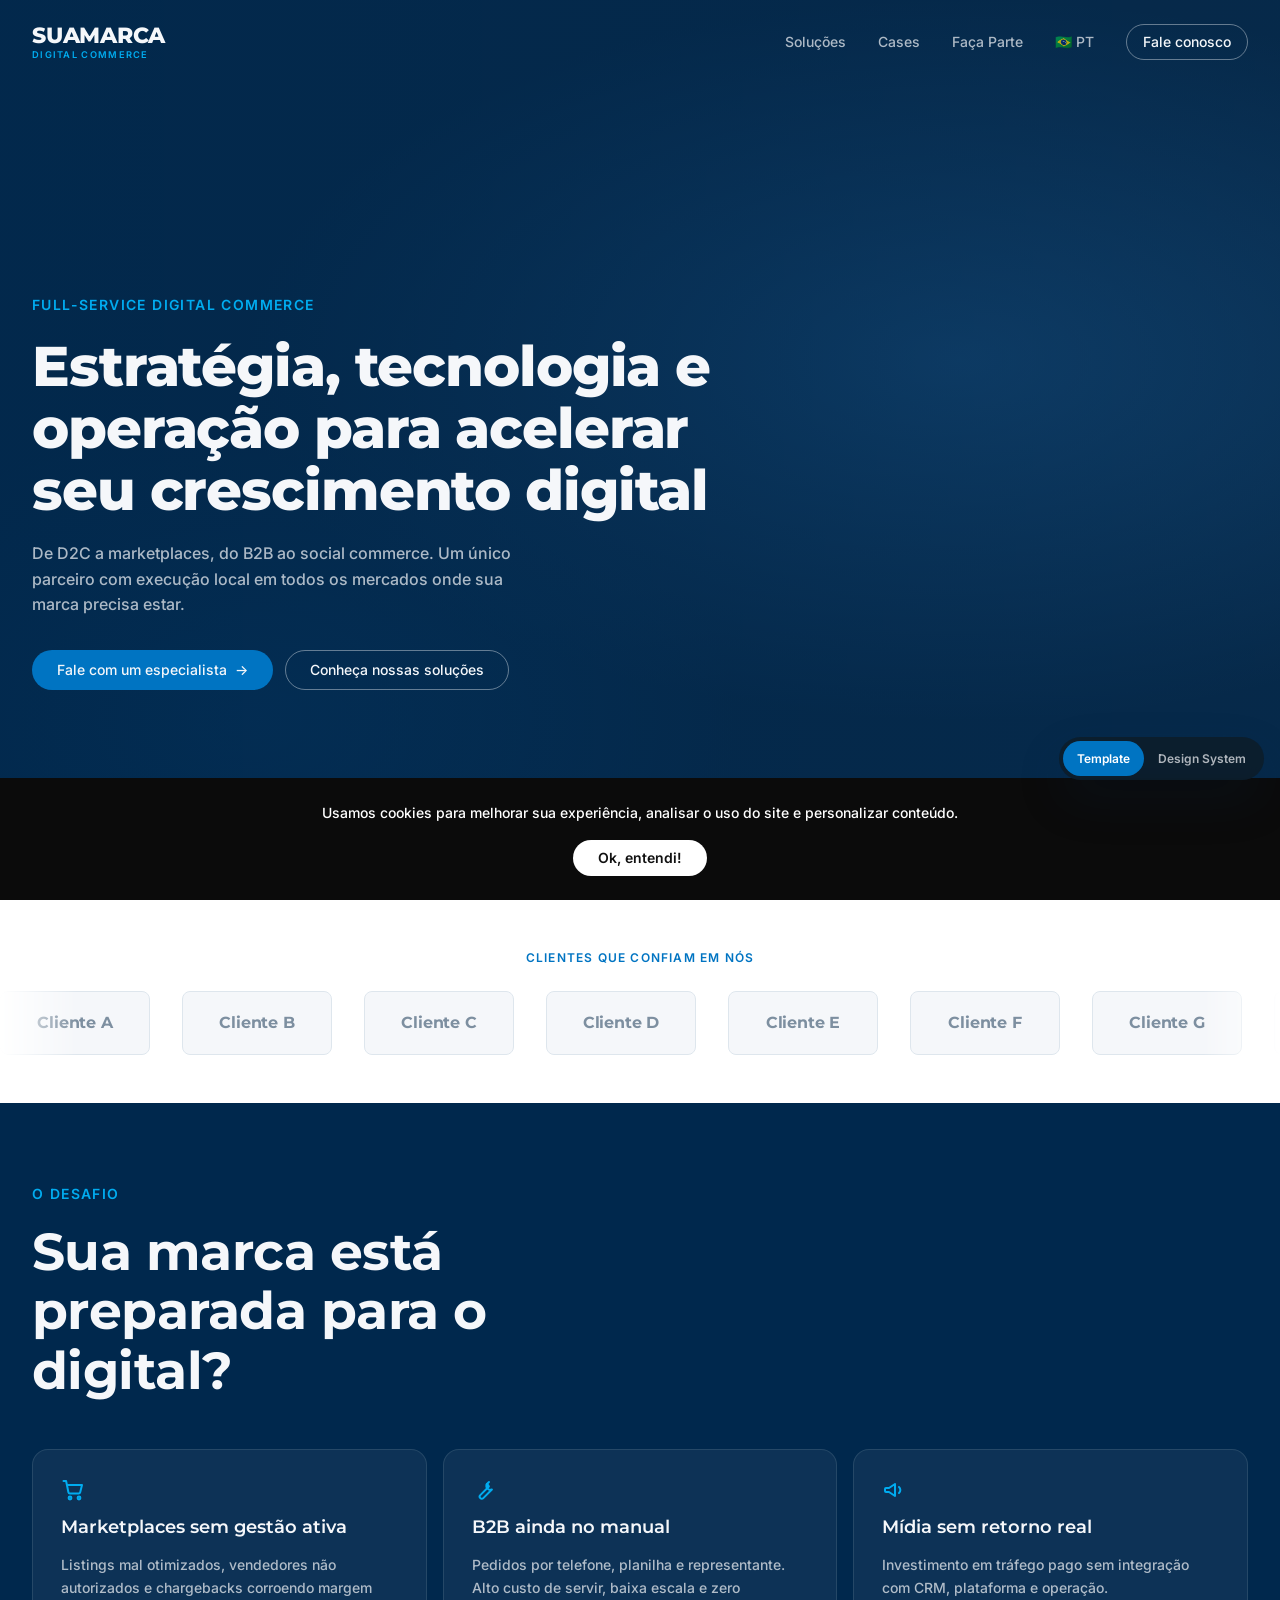
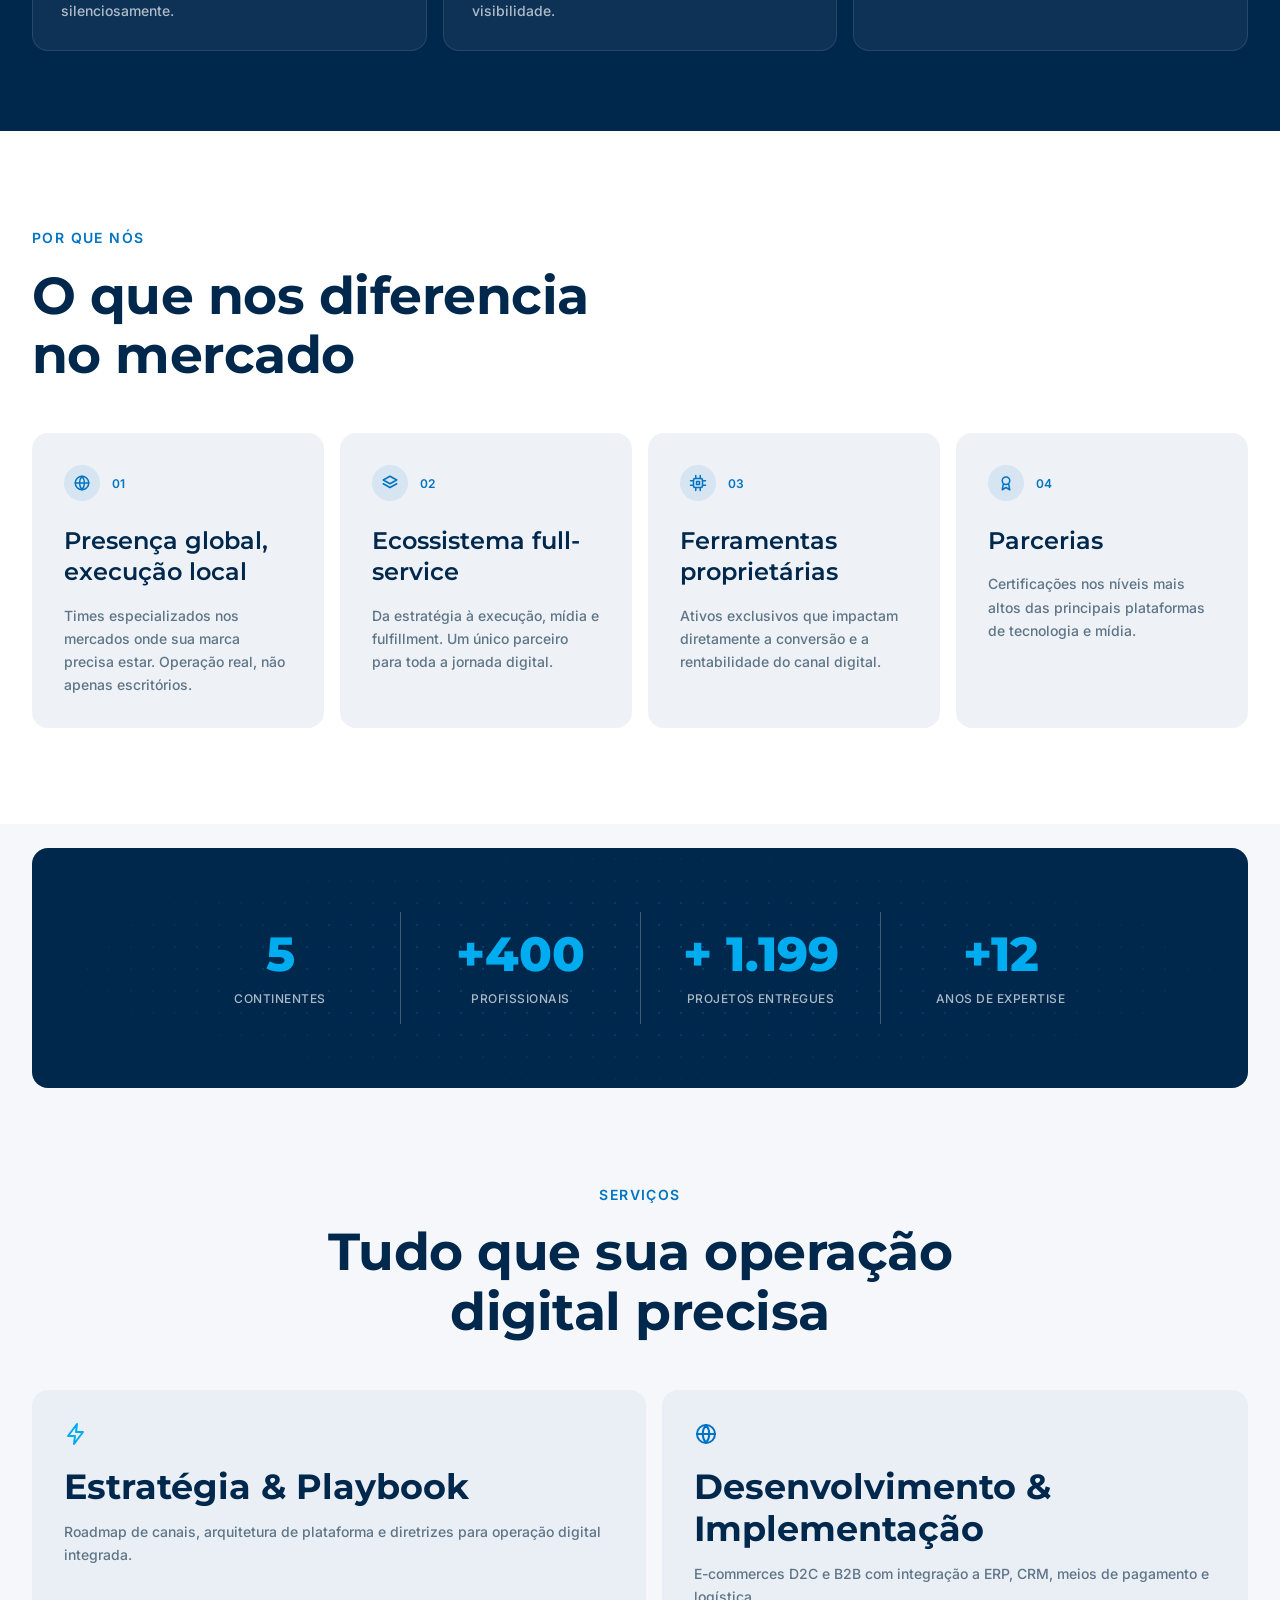
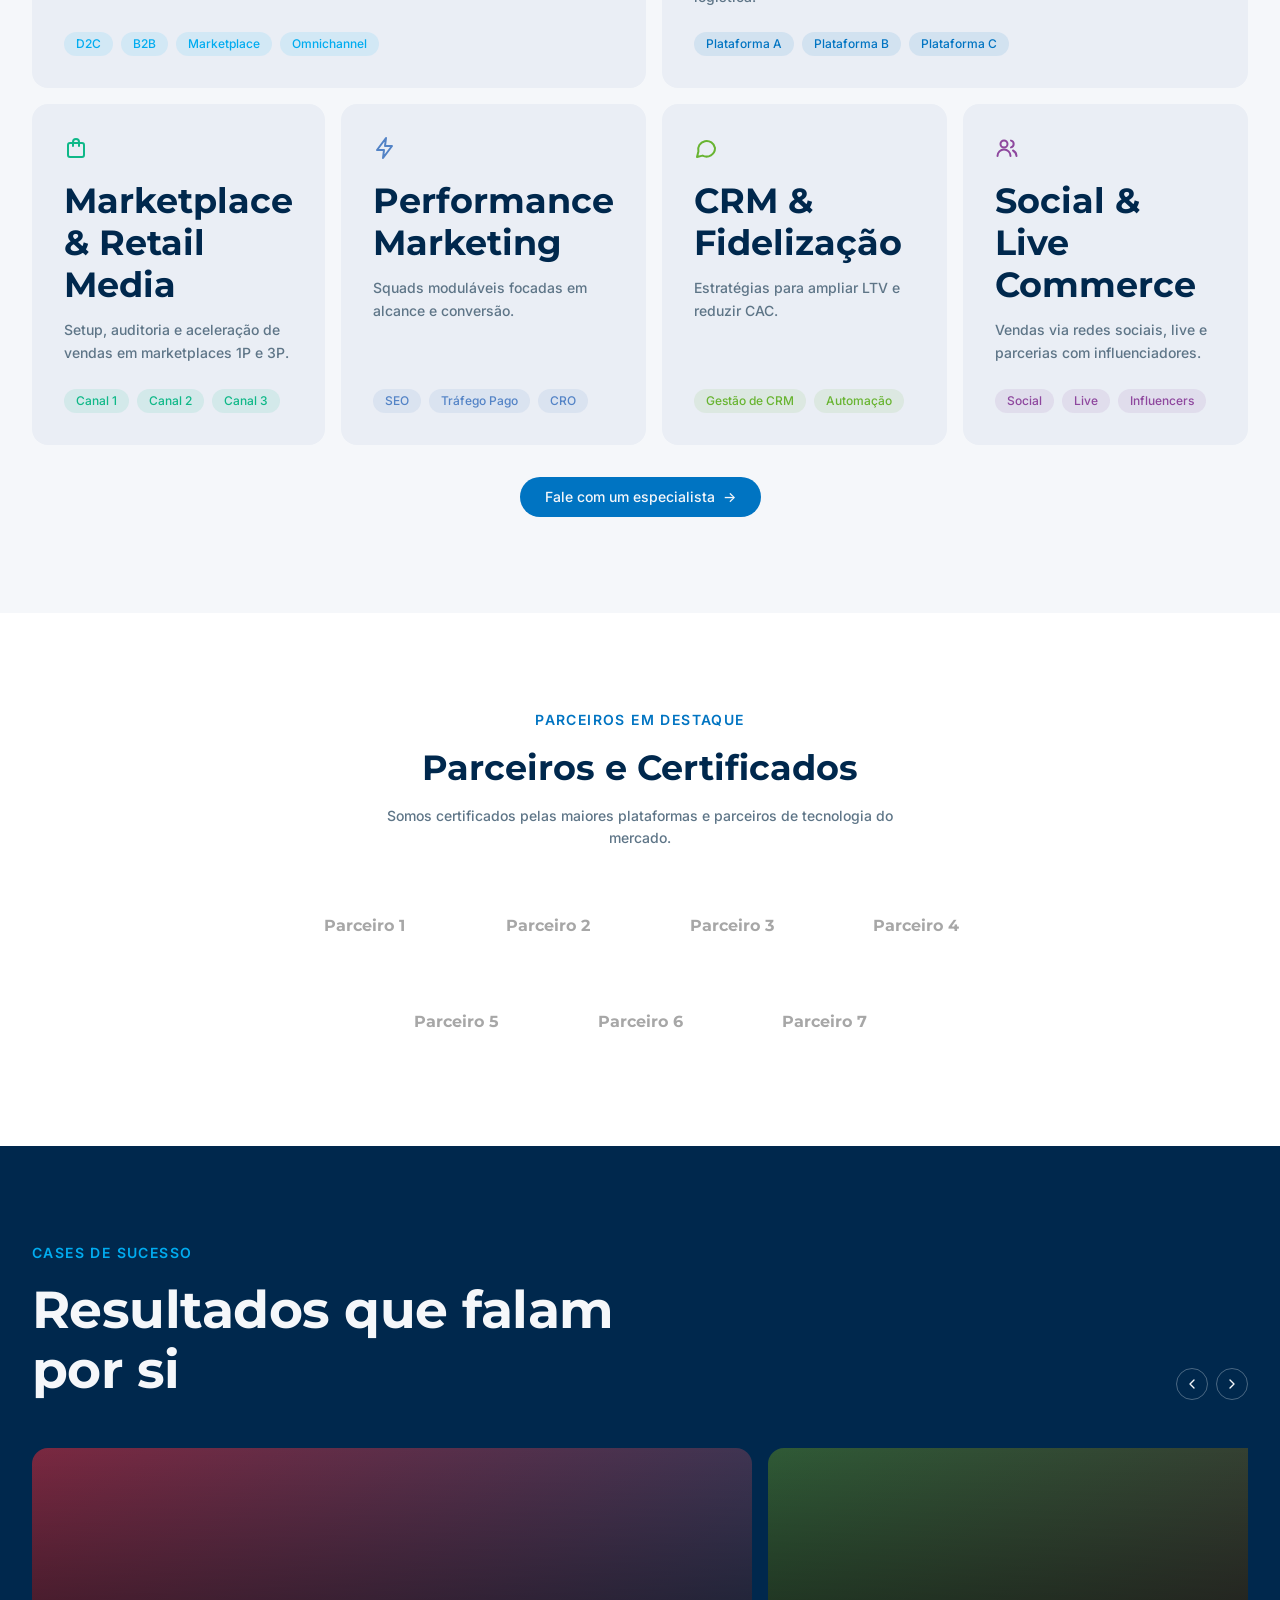
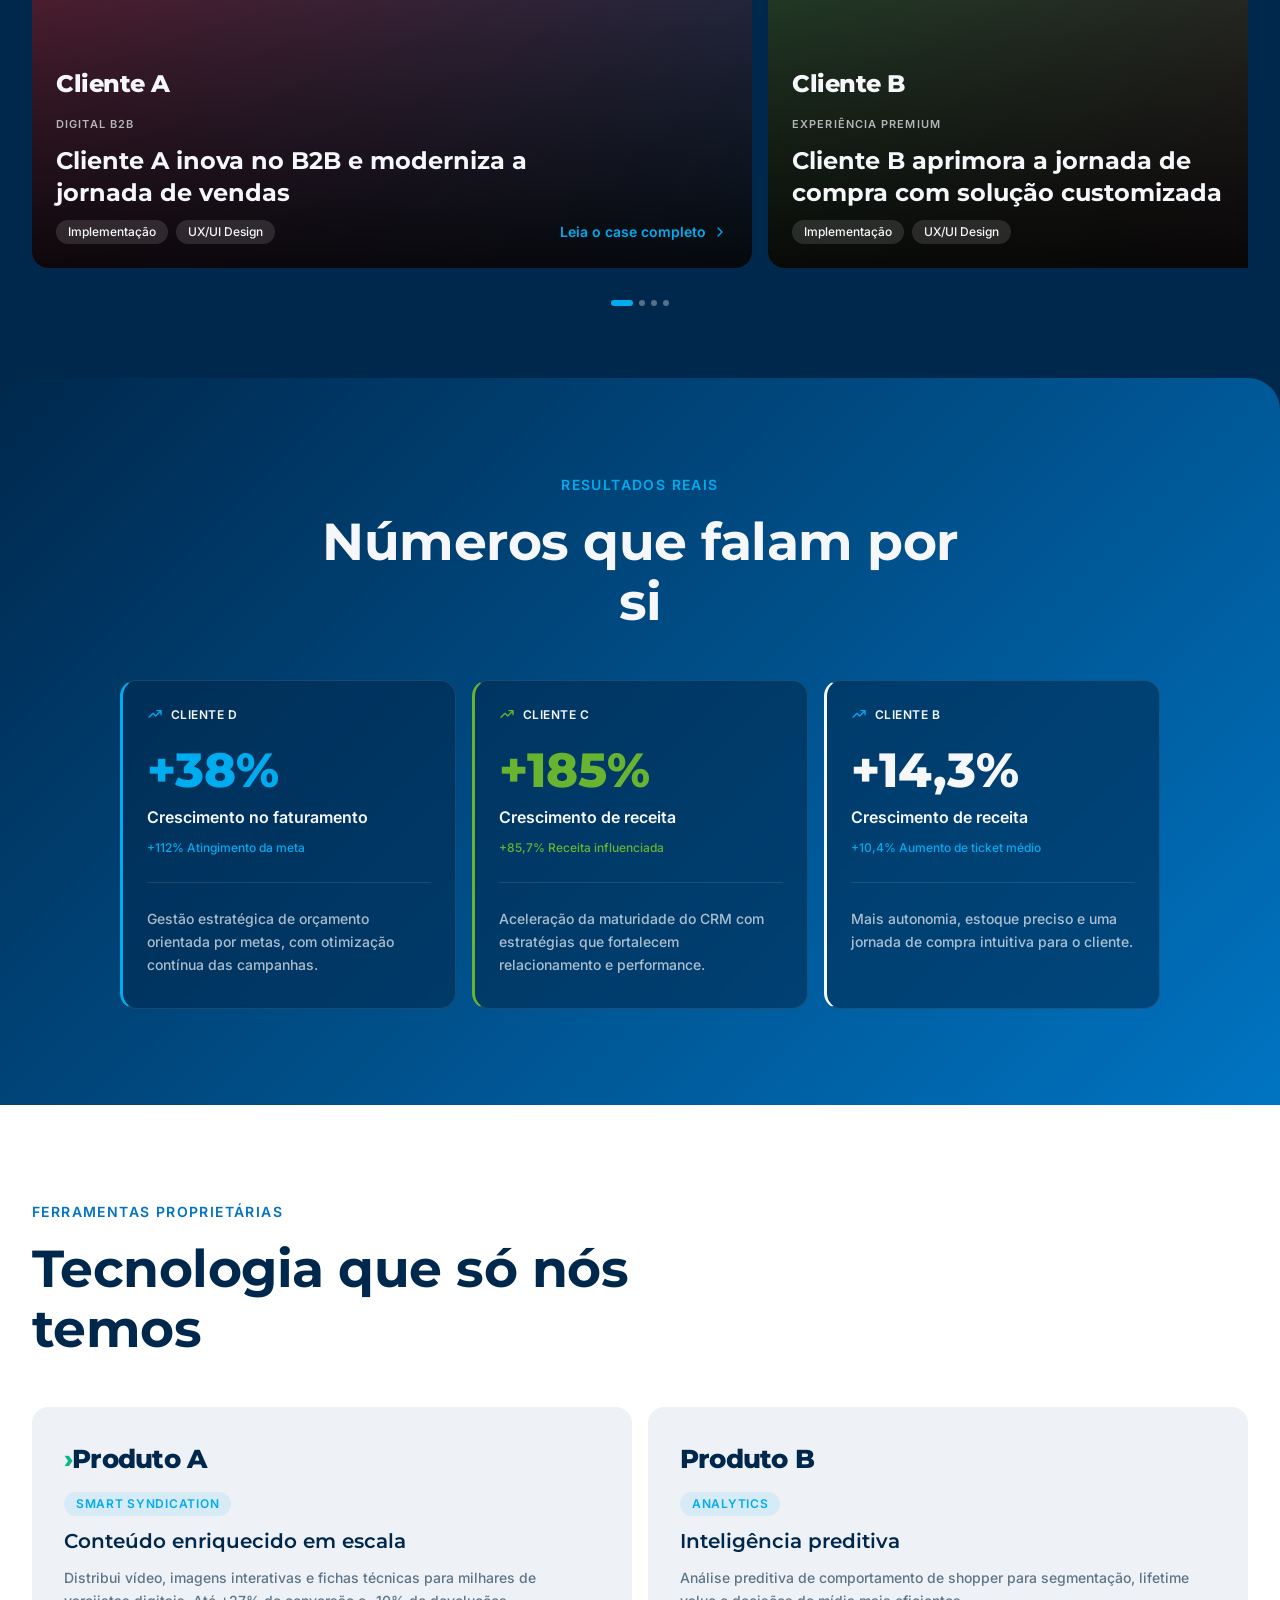
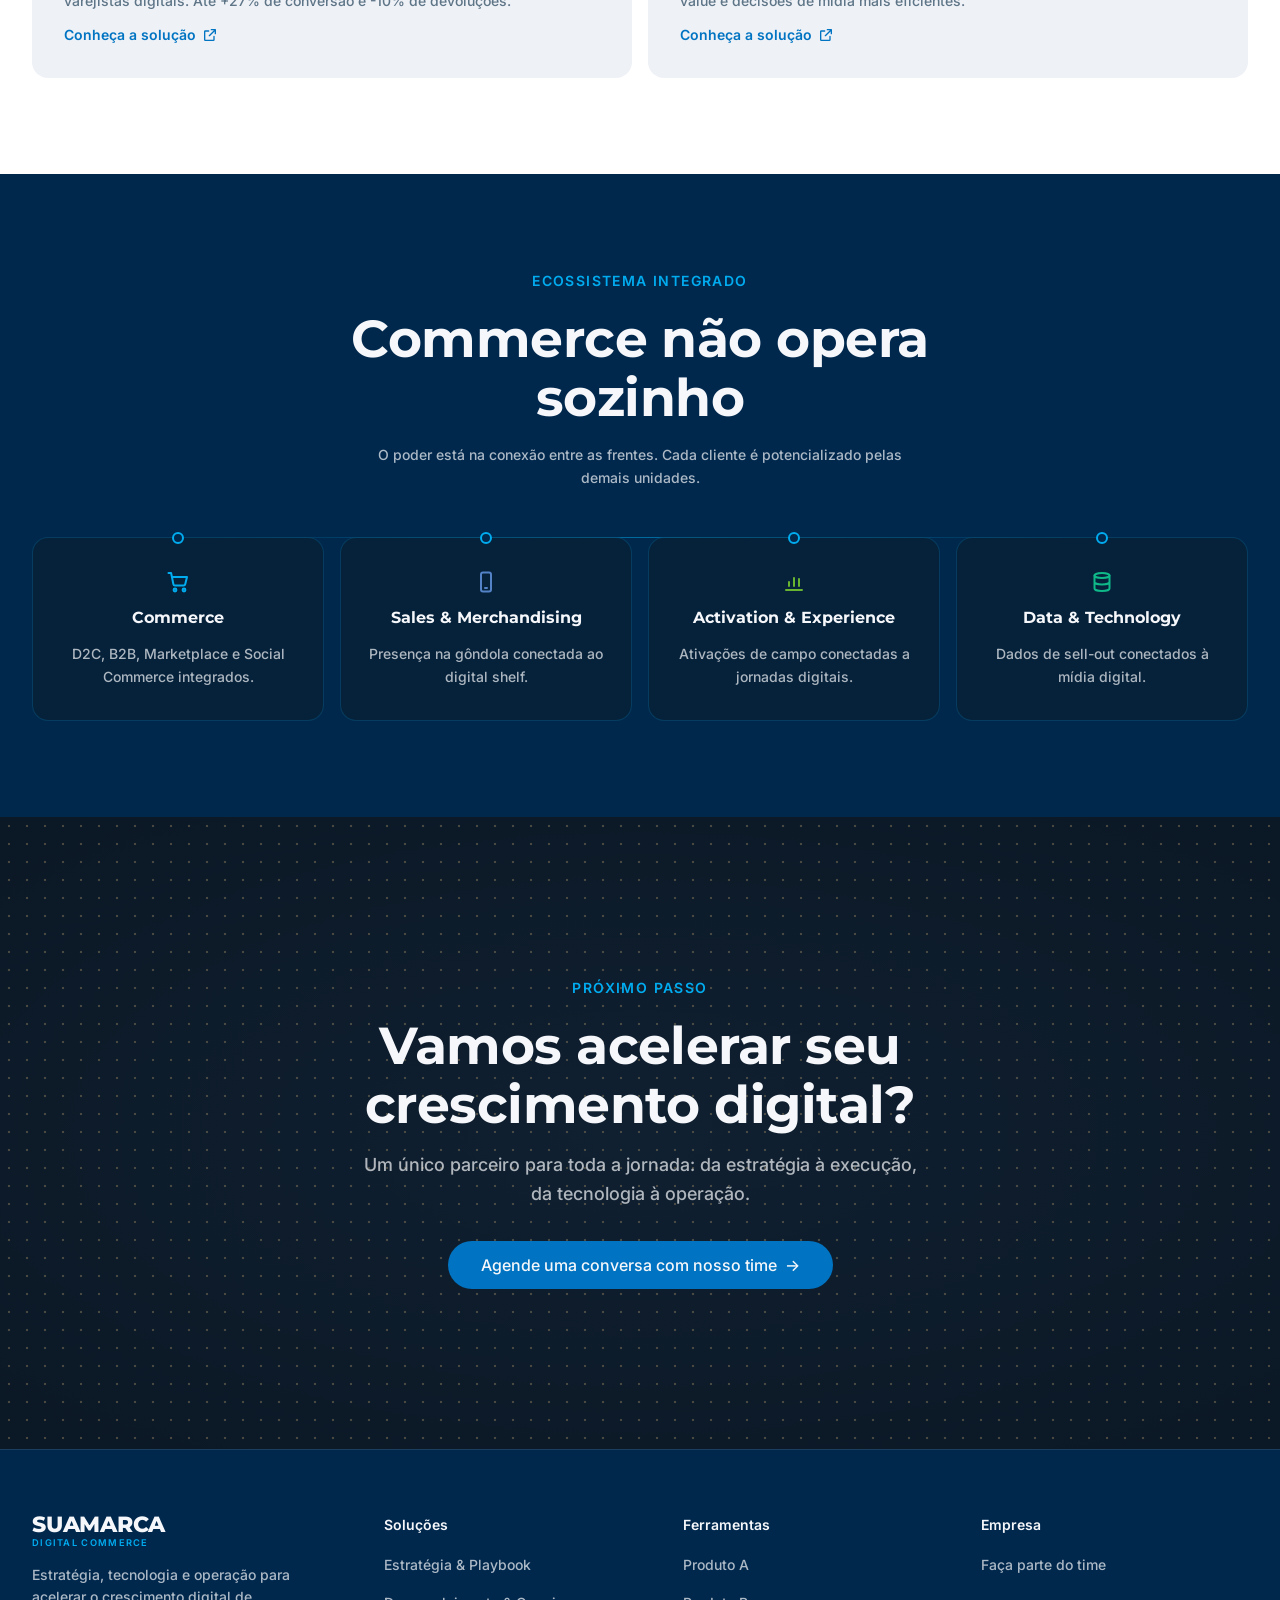
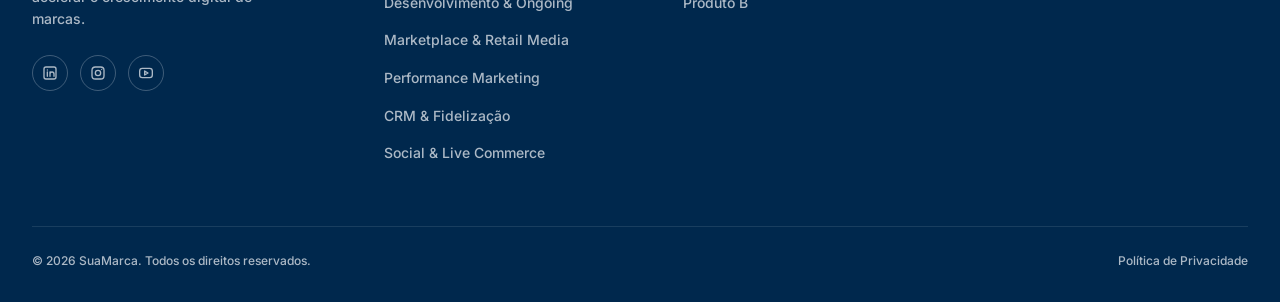
<file: _design/design-system-template.html>
<!doctype html>
<html lang="pt-BR">
<head>
<meta charset="utf-8">
<meta name="viewport" content="width=device-width, initial-scale=1">
<title>Template B2B Navy: Design System</title>

<!--
================================================================================
  GUIA PARA O CLAUDE (leia antes de reconstruir um site a partir deste arquivo)
================================================================================

  O QUE E ESTE ARQUIVO
  Um template de site institucional B2B (servicos / consultoria / tecnologia)
  com estetica "corporate navy": azul-marinho profundo, azul primario, ciano
  de destaque, cards suaves de canto 16px, botoes em pilula, eyebrows em caixa
  alta. Ele tem DUAS vistas no mesmo arquivo:
    1. #template      -> a landing page completa, pronta para trocar conteudo
    2. #styleguide    -> o design system documentado (tokens + componentes)
  Um botao flutuante (data-dev-only) alterna entre as duas. Remova em producao.

  COMO REUTILIZAR (passo a passo)
  1. Troque a marca: edite os tokens em :root (secao "1. TOKENS") e o bloco
     JSON <script id="design-tokens">. Nunca use cor hardcoded em componentes;
     sempre var(--token).
  2. Troque o conteudo: cada <section> tem data-section="nome" e um comentario
     "SLOTS" listando os campos editaveis. Mantenha a estrutura de classes.
  3. Reordene ou remova secoes livremente: cada secao e independente.
  4. Regra de alternancia de fundo (ritmo visual): nunca coloque duas secoes
     com o mesmo fundo em sequencia. Sequencia padrao:
       hero(imagem) > white > navy > white > light(+banda navy) > light >
       white > navy > gradient(sobreposta) > white > navy > overlay(imagem) > footer navy
  5. Para criar uma secao nova, use a receita:
       <section class="section section--{white|light|navy|gradient}">
         <div class="container">
           <header class="section-head [section-head--center]">
             <p class="eyebrow">ROTULO CURTO</p>
             <h2 class="h2">Titulo em ate 2 linhas</h2>
             <p class="lead">Subtitulo opcional.</p>
           </header>
           <div class="grid grid--{2|3|4}"> ...cards... </div>
         </div>
       </section>
  6. Em fundos escuros (navy, gradient, overlay) use os componentes "--dark"
     ou "glass"; em fundos claros use "soft". A cor do texto ja se ajusta
     sozinha pela classe da secao (heranca de --fg e --fg-muted).

  FORMULAS DE COPY (padrao do site de referencia)
  - Eyebrow: 1 a 3 palavras, caixa alta, nomeia o bloco ("O DESAFIO",
    "POR QUE NOS", "SERVICOS", "CASES DE SUCESSO", "PROXIMO PASSO").
  - H1: promessa de valor em 3 substantivos + verbo de resultado
    ("Estrategia, tecnologia e operacao para acelerar seu crescimento").
  - H2: frase curta, muitas vezes pergunta ("Sua marca esta preparada?").
  - Cards de problema: titulo = sintoma ("B2B ainda no manual"),
    texto = consequencia em 1 frase.
  - Cards de resultado: numero grande (+38%), metrica, metrica secundaria,
    1 frase de contexto.
  - CTA: verbo + especialista/conversa + seta "->" ("Fale com um especialista").

  CLASSES PRINCIPAIS (catalogo completo no #styleguide)
  Layout ....... .container .section .section--white|light|navy|gradient|overlay
                 .section-head .section-head--center .grid .grid--2|3|4 .bento
  Tipografia ... .display .h2 .h3 .h4 .eyebrow .lead .small .text-muted
  Acoes ........ .btn .btn--primary .btn--ghost .btn--outline .btn--lg .link-arrow
  Elementos .... .tag .tag--cyan|blue|teal|green|purple|steel  .icon-badge
                 .icon .icon--{cor}
  Cards ........ .card .card--soft .card--glass .card--feature .card--service
                 .card--case .card--result .card--tool .card--eco
  Blocos ....... .nav .hero .marquee .stats-band .carousel .partners .cta-final
                 .footer .cookie

  ICONES
  Sprite SVG inline no topo do <body> (<svg id="icon-sprite">). Use:
    <svg class="icon"><use href="#i-cart"/></svg>
  Estilo: traco 2px, linecap round, 24x24 (padrao Lucide). Para adicionar,
  crie um <symbol id="i-nome" viewBox="0 0 24 24"> com o mesmo estilo.

  IMAGENS
  Placeholders sao gradientes CSS. Para usar foto real, defina a variavel
  inline: style="--img:url('foto.jpg')". O overlay escuro ja e aplicado.

  JS INCLUSO (vanilla, sem dependencias, no final do arquivo)
  nav solida ao rolar | menu mobile | carrossel com setas e dots |
  contador animado [data-count] | revelar ao rolar [data-reveal] |
  banner de cookies | alternador template/styleguide.

  REGRAS DE ESCRITA DESTE PROJETO
  - Nao usar travessao (em dash) em nenhum texto. Usar virgula, dois-pontos,
    ponto e virgula, parenteses ou frases separadas.
  - Textos curtos. "Slide/site nao e relatorio": 1 ideia por bloco.
================================================================================
-->

<!-- Tokens em formato legivel por maquina (espelho de :root). -->
<script type="application/json" id="design-tokens">
{
  "name": "Corporate Navy",
  "font": { "heading": "Montserrat 700/800", "body": "Inter 400/500/600" },
  "color": {
    "navy": "#00284D", "navy-deep": "#0D1D2B", "primary": "#0074C2", "primary-hover": "#005FA0",
    "accent": "#00ACF0", "bg": "#F5F7FA", "surface": "#FFFFFF", "muted": "#EEF1F6",
    "text": "#00284D", "text-muted": "#5E7587", "border": "#DEE6ED", "on-dark": "#F5F7FA",
    "categorical": { "cyan": "#00ACF0", "blue": "#0074C2", "teal": "#0FB888", "green": "#68B431", "purple": "#8E479E", "steel": "#5383C6" }
  },
  "gradient": { "brand": "linear-gradient(135deg, #00284D, #0074C2)", "image-fade": "linear-gradient(to top, rgba(0,0,0,.85), rgba(0,0,0,.4), transparent)" },
  "radius": { "sm": "8px", "md": "12px", "lg": "16px", "xl": "24px", "section": "32px", "pill": "9999px" },
  "space": { "section-y": "96px", "section-y-sm": "80px", "section-y-cta": "160px", "card-pad": "32px", "card-pad-sm": "28px", "gap": "16px", "gap-lg": "24px" },
  "container": { "max": "1280px", "gutter": "32px", "gutter-mobile": "16px" }
}
</script>

<link rel="preconnect" href="https://fonts.googleapis.com">
<link rel="preconnect" href="https://fonts.gstatic.com" crossorigin>
<link href="https://fonts.googleapis.com/css2?family=Inter:wght@400;500;600;700&family=Montserrat:wght@600;700;800&display=swap" rel="stylesheet">

<style>
/* ==========================================================================
   1. TOKENS  (edite aqui para trocar a marca inteira)
   ========================================================================== */
:root{
  /* Marca */
  --color-navy:#00284D;          /* fundo escuro principal, cor do texto em claro */
  --color-navy-deep:#0D1D2B;     /* overlays e CTA final */
  --color-primary:#0074C2;       /* botoes, links */
  --color-primary-hover:#005FA0;
  --color-accent:#00ACF0;        /* eyebrows em fundo escuro, numeros grandes */

  /* Neutros */
  --color-bg:#F5F7FA;            /* secao "light" */
  --color-surface:#FFFFFF;       /* secao "white" */
  --color-muted:#EEF1F6;         /* fundo de card soft */
  --color-text:#00284D;
  --color-text-muted:#5E7587;
  --color-border:#DEE6ED;
  --color-on-dark:#F5F7FA;
  --color-on-dark-muted:rgba(245,247,250,.7);
  --color-glass:rgba(245,247,250,.05);
  --color-glass-border:rgba(245,247,250,.1);

  /* Categoricas (icones, tags, destaques de resultado) */
  --c-cyan:#00ACF0; --c-blue:#0074C2; --c-teal:#0FB888;
  --c-green:#68B431; --c-purple:#8E479E; --c-steel:#5383C6;

  /* Gradientes */
  --grad-brand:linear-gradient(135deg,var(--color-navy) 0%,var(--color-primary) 100%);
  --grad-image-fade:linear-gradient(to top,rgba(0,0,0,.85),rgba(0,0,0,.4) 55%,rgba(0,0,0,0));
  --grad-hero-overlay:linear-gradient(90deg,rgba(0,40,77,.82) 0%,rgba(0,40,77,.6) 60%,rgba(0,40,77,.45) 100%);

  /* Tipografia */
  --font-heading:"Montserrat",system-ui,sans-serif;
  --font-body:"Inter",system-ui,sans-serif;
  --fs-display:clamp(2.25rem,1.4rem + 3.2vw,3.5rem);  /* 36 > 56 */
  --fs-h2:clamp(2rem,1.3rem + 2.6vw,3.25rem);         /* 32 > 52 */
  --fs-h3:clamp(1.5rem,1.15rem + 1.3vw,2.25rem);      /* 24 > 36 */
  --fs-h4:1.5rem;   /* 24 */
  --fs-h5:1.125rem; /* 18 */
  --fs-lead:1.125rem;
  --fs-body:1rem;
  --fs-sm:.875rem;
  --fs-xs:.75rem;
  --fs-stat:clamp(2.25rem,1.8rem + 1.6vw,3rem);
  --lh-tight:1.1; --lh-heading:1.15; --lh-body:1.6;
  --ls-display:-.02em; --ls-eyebrow:.1em;

  /* Raios */
  --r-sm:8px; --r-md:12px; --r-lg:16px; --r-xl:24px; --r-section:32px; --r-pill:9999px;

  /* Espacamento */
  --space-1:4px; --space-2:8px; --space-3:12px; --space-4:16px; --space-5:20px;
  --space-6:24px; --space-8:32px; --space-10:40px; --space-12:48px; --space-16:64px;
  --section-y:96px; --section-y-sm:80px; --section-y-cta:160px;
  --container:1280px; --gutter:32px;

  /* Sombras e movimento */
  --shadow-sm:0 1px 2px rgba(0,40,77,.06);
  --shadow-md:0 8px 24px rgba(0,40,77,.08);
  --shadow-lg:0 20px 48px rgba(0,40,77,.16);
  --ease:cubic-bezier(.2,.7,.2,1);
  --dur:.3s;
  --nav-h:84px;
}
@media (max-width:768px){
  :root{ --gutter:16px; --section-y:72px; --section-y-sm:64px; --section-y-cta:104px; --nav-h:68px; }
}

/* ==========================================================================
   2. BASE
   ========================================================================== */
*,*::before,*::after{box-sizing:border-box}
html{scroll-behavior:smooth;-webkit-text-size-adjust:100%}
body{
  margin:0;font-family:var(--font-body);font-size:var(--fs-body);font-weight:500;
  line-height:var(--lh-body);color:var(--color-text);background:var(--color-surface);
  -webkit-font-smoothing:antialiased;overflow-x:hidden;
}
img,svg{display:block;max-width:100%}
a{color:inherit;text-decoration:none}
h1,h2,h3,h4,h5,p{margin:0}
ul{margin:0;padding:0;list-style:none}
button{font:inherit;cursor:pointer}
:focus-visible{outline:2px solid var(--color-accent);outline-offset:3px;border-radius:4px}
[hidden]{display:none!important}

/* ==========================================================================
   3. LAYOUT
   ========================================================================== */
.container{width:100%;max-width:calc(var(--container) + var(--gutter)*2);margin-inline:auto;padding-inline:var(--gutter)}
.section{position:relative;padding-block:var(--section-y);
  --fg:var(--color-text);--fg-muted:var(--color-text-muted);--eyebrow:var(--color-primary);
  color:var(--fg)}
.section--white{background:var(--color-surface)}
.section--light{background:var(--color-bg)}
.section--navy,.section--gradient,.section--overlay{
  --fg:var(--color-on-dark);--fg-muted:var(--color-on-dark-muted);--eyebrow:var(--color-accent)}
.section--navy{background:var(--color-navy)}
.section--gradient{background:var(--grad-brand)}
/* Secao que "sobe" sobre a anterior com cantos superiores arredondados */
.section--overlap{margin-top:calc(var(--r-section) * -1.5);border-radius:var(--r-section) var(--r-section) 0 0;z-index:2}
.section--overlay{background:var(--color-navy-deep);overflow:hidden;padding-block:var(--section-y-cta)}
.section--tight{padding-block:var(--section-y-sm)}

.section-head{max-width:640px;margin-bottom:var(--space-12);display:grid;gap:var(--space-4)}
.section-head--center{margin-inline:auto;text-align:center;justify-items:center}
.section-head--split{max-width:none;display:flex;align-items:flex-end;justify-content:space-between;gap:var(--space-8)}
.section-head--split>div:first-child{max-width:640px;display:grid;gap:var(--space-4)}

.grid{display:grid;gap:var(--space-4)}
.grid--2{grid-template-columns:repeat(2,1fr);gap:var(--space-4)}
.grid--3{grid-template-columns:repeat(3,1fr)}
.grid--4{grid-template-columns:repeat(4,1fr)}
@media (max-width:1024px){.grid--4{grid-template-columns:repeat(2,1fr)}.grid--3{grid-template-columns:repeat(2,1fr)}}
@media (max-width:640px){.grid--2,.grid--3,.grid--4{grid-template-columns:1fr}}

/* ==========================================================================
   4. TIPOGRAFIA
   ========================================================================== */
.display,.h2,.h3,.h4,.h5{font-family:var(--font-heading);color:var(--fg,var(--color-text))}
.display{font-size:var(--fs-display);font-weight:800;line-height:var(--lh-tight);letter-spacing:var(--ls-display)}
.h2{font-size:var(--fs-h2);font-weight:700;line-height:var(--lh-heading);letter-spacing:-.01em}
.h3{font-size:var(--fs-h3);font-weight:700;line-height:1.2}
.h4{font-size:var(--fs-h4);font-weight:600;line-height:1.3}
.h5{font-size:var(--fs-h5);font-weight:600;line-height:1.5}
.eyebrow{font-family:var(--font-body);font-size:var(--fs-sm);font-weight:600;letter-spacing:var(--ls-eyebrow);
  text-transform:uppercase;color:var(--eyebrow,var(--color-primary))}
.lead{font-size:var(--fs-lead);line-height:1.6;color:var(--fg-muted,var(--color-text-muted));max-width:560px}
.section-head--center .lead{margin-inline:auto}
.small{font-size:var(--fs-sm);line-height:1.6}
.xs{font-size:var(--fs-xs)}
.text-muted{color:var(--fg-muted,var(--color-text-muted))}

/* ==========================================================================
   5. BOTOES E LINKS
   ========================================================================== */
.btn{display:inline-flex;align-items:center;justify-content:center;gap:var(--space-2);height:40px;padding:0 var(--space-6);
  border-radius:var(--r-pill);border:1px solid transparent;font-size:var(--fs-sm);font-weight:500;line-height:1;
  white-space:nowrap;transition:background var(--dur) var(--ease),border-color var(--dur) var(--ease),transform var(--dur) var(--ease),color var(--dur)}
.btn:hover{transform:translateY(-1px)}
.btn--primary{background:var(--color-primary);color:var(--color-on-dark)}
.btn--primary:hover{background:var(--color-primary-hover)}
/* Ghost: contorno claro, para fundos escuros */
.btn--ghost{background:transparent;color:var(--color-on-dark);border-color:rgba(245,247,250,.4)}
.btn--ghost:hover{background:rgba(245,247,250,.1);border-color:rgba(245,247,250,.7)}
/* Outline: contorno navy, para fundos claros */
.btn--outline{background:transparent;color:var(--color-navy);border-color:var(--color-border)}
.btn--outline:hover{border-color:var(--color-navy)}
.btn--lg{height:48px;padding:0 var(--space-8);font-size:var(--fs-body)}
.btn--sm{height:36px;padding:0 var(--space-4)}
.btn .arrow{transition:transform var(--dur) var(--ease)}
.btn:hover .arrow,.link-arrow:hover .arrow{transform:translateX(3px)}
.link-arrow{display:inline-flex;align-items:center;gap:6px;font-size:var(--fs-sm);font-weight:600;color:var(--color-primary)}
.section--navy .link-arrow,.card--case .link-arrow{color:var(--color-accent)}
.btn-row{display:flex;flex-wrap:wrap;gap:var(--space-3)}

/* ==========================================================================
   6. ELEMENTOS
   ========================================================================== */
/* Tag / chip: texto na cor categorica, fundo da mesma cor a 10% */
.tag{--t:var(--c-blue);display:inline-flex;align-items:center;padding:4px 12px;border-radius:var(--r-pill);
  font-size:var(--fs-xs);font-weight:500;line-height:16px;color:var(--t);
  background:color-mix(in srgb,var(--t) 10%,transparent)}
.tag--cyan{--t:var(--c-cyan)}.tag--blue{--t:var(--c-blue)}.tag--teal{--t:var(--c-teal)}
.tag--green{--t:var(--c-green)}.tag--purple{--t:var(--c-purple)}.tag--steel{--t:var(--c-steel)}
.tag--dark{color:var(--color-on-dark);background:rgba(255,255,255,.12)}
.tag--solid{color:var(--color-on-dark);background:color-mix(in srgb,var(--t) 85%,black)}
.tags{display:flex;flex-wrap:wrap;gap:var(--space-2)}

.icon{width:24px;height:24px;flex:none;stroke:currentColor;fill:none;stroke-width:2;stroke-linecap:round;stroke-linejoin:round}
.icon--sm{width:16px;height:16px}.icon--lg{width:28px;height:28px}
.icon--cyan{color:var(--c-cyan)}.icon--blue{color:var(--c-blue)}.icon--teal{color:var(--c-teal)}
.icon--green{color:var(--c-green)}.icon--purple{color:var(--c-purple)}.icon--steel{color:var(--c-steel)}
/* Badge redondo para icone */
.icon-badge{display:inline-grid;place-items:center;width:36px;height:36px;border-radius:50%;
  background:color-mix(in srgb,var(--color-primary) 10%,transparent);color:var(--color-primary)}
.icon-badge .icon{width:18px;height:18px}
.num{font-size:var(--fs-xs);font-weight:600;letter-spacing:.03em;color:var(--color-primary)}

.divider{height:1px;background:var(--color-border);border:0;margin:var(--space-4) 0}
.section--navy .divider,.section--gradient .divider{background:var(--color-glass-border)}

/* ==========================================================================
   7. CARDS
   ========================================================================== */
.card{position:relative;border-radius:var(--r-lg);padding:var(--space-8);display:flex;flex-direction:column;gap:var(--space-3);
  transition:transform var(--dur) var(--ease),box-shadow var(--dur) var(--ease),border-color var(--dur)}
.card p{font-size:var(--fs-sm);line-height:1.65;color:var(--fg-muted,var(--color-text-muted))}
/* Soft: fundo cinza-azulado, para secoes claras */
.card--soft{background:var(--color-muted)}
.section--light .card--soft{background:#EAEEF5}
.card--soft:hover{transform:translateY(-3px);box-shadow:var(--shadow-md)}
/* Glass: translucido com borda, para secoes escuras */
.card--glass{background:var(--color-glass);border:1px solid var(--color-glass-border);padding:28px}
.card--glass:hover{border-color:rgba(0,172,240,.4);background:rgba(245,247,250,.08)}
.card--glass .h5{color:var(--color-on-dark)}

/* Feature (diferencial numerado) */
.card--feature .card__top{display:flex;align-items:center;gap:var(--space-3);margin-bottom:var(--space-3)}
.card--feature .h4{margin-bottom:var(--space-1)}

/* Bento de servicos: 2 grandes em cima, 4 menores embaixo */
.bento{display:grid;grid-template-columns:repeat(4,1fr);gap:var(--space-4)}
.bento>.card--service:nth-child(-n+2){grid-column:span 2}
.card--service{min-height:260px}
.card--service .h3{margin-top:var(--space-2)}
.card--service .tags{margin-top:auto;padding-top:var(--space-3)}
@media (max-width:1024px){.bento{grid-template-columns:repeat(2,1fr)}.bento>.card--service:nth-child(-n+2){grid-column:span 2}}
@media (max-width:640px){.bento{grid-template-columns:1fr}.bento>.card--service:nth-child(-n+2){grid-column:auto}}

/* Case: imagem de fundo + fade escuro + conteudo no rodape */
.card--case{--img:none;min-height:420px;padding:var(--space-6);justify-content:flex-end;overflow:hidden;color:var(--color-on-dark);
  background:var(--img) center/cover no-repeat,var(--ph,var(--grad-brand))}
.card--case::before{content:"";position:absolute;inset:0;background:var(--grad-image-fade);transition:opacity var(--dur)}
.card--case>*{position:relative}
.card--case .h4{color:var(--color-on-dark);font-weight:700;max-width:30ch}
.card--case .case__logo{font-family:var(--font-heading);font-weight:800;font-size:1.5rem;letter-spacing:-.02em}
.card--case .case__foot{display:flex;align-items:center;justify-content:space-between;gap:var(--space-4);flex-wrap:wrap}
.card--case:hover{transform:translateY(-3px);box-shadow:var(--shadow-lg)}

/* Resultado: numero grande + borda esquerda colorida */
.card--result{--t:var(--c-cyan);background:rgba(0,40,77,.55);border:1px solid var(--color-glass-border);
  border-left:3px solid var(--t);padding:var(--space-6) var(--space-6) var(--space-8);gap:var(--space-2);backdrop-filter:blur(6px)}
.card--result .result__label{display:flex;align-items:center;gap:var(--space-2);font-size:var(--fs-xs);font-weight:600;
  letter-spacing:.04em;text-transform:uppercase;color:var(--color-on-dark)}
.card--result .result__label .icon{color:var(--t);width:16px;height:16px}
.card--result .result__value{font-family:var(--font-heading);font-weight:800;font-size:var(--fs-stat);line-height:1.1;color:var(--t);margin-top:var(--space-3)}
.card--result .result__metric{font-weight:600;color:var(--color-on-dark)}
.card--result .result__sub{font-size:var(--fs-xs);color:var(--t)}
.card--result .divider{margin:var(--space-4) 0}
.card--result.is-white{--t:var(--color-on-dark)}
.card--result.is-white .result__sub{color:var(--c-cyan)}

/* Ferramenta / produto */
.card--tool .tool__logo{font-family:var(--font-heading);font-weight:800;font-size:1.6rem;letter-spacing:-.03em;color:var(--color-navy)}
.card--tool .tool__logo span{color:var(--c-teal)}
.card--tool .h4{font-size:1.25rem}

/* Ecossistema: cards conectados por linha com "nos" no topo */
.eco{position:relative}
.eco::before{content:"";position:absolute;left:12.5%;right:12.5%;top:0;height:1px;background:linear-gradient(90deg,transparent,rgba(0,172,240,.5),transparent)}
.card--eco{align-items:center;text-align:center;background:rgba(13,29,43,.5);border:1px solid rgba(0,172,240,.2);padding:var(--space-8) var(--space-6)}
.card--eco::before{content:"";position:absolute;top:-6px;left:50%;width:12px;height:12px;margin-left:-6px;border-radius:50%;
  border:2px solid var(--color-accent);background:var(--color-navy)}
.card--eco .h5{font-size:1rem;font-weight:700;color:var(--color-on-dark)}
@media (max-width:1024px){.eco::before{display:none}}

/* ==========================================================================
   8. BLOCOS
   ========================================================================== */
/* NAV: transparente sobre o hero, solida ao rolar (.is-scrolled via JS) */
.nav{position:fixed;inset:0 0 auto;z-index:50;height:var(--nav-h);display:flex;align-items:center;
  transition:background var(--dur) var(--ease),box-shadow var(--dur),height var(--dur)}
.nav.is-scrolled{background:rgba(0,40,77,.92);backdrop-filter:blur(10px);box-shadow:0 1px 0 rgba(245,247,250,.08);height:64px}
.nav .container{display:flex;align-items:center;justify-content:space-between;gap:var(--space-6)}
.brand{display:flex;flex-direction:column;line-height:1;color:var(--color-on-dark)}
.brand__name{font-family:var(--font-heading);font-weight:800;font-size:1.35rem;letter-spacing:-.01em}
.brand__sub{font-size:.58rem;font-weight:600;letter-spacing:.14em;text-transform:uppercase;color:var(--color-accent);margin-top:3px}
.nav__links{display:flex;align-items:center;gap:var(--space-8);font-size:var(--fs-sm);color:var(--color-on-dark-muted)}
.nav__links a:hover{color:var(--color-on-dark)}
.nav__lang{display:inline-flex;align-items:center;gap:6px}
.nav__toggle{display:none;background:none;border:0;color:var(--color-on-dark);padding:8px}
@media (max-width:900px){
  .nav__toggle{display:block}
  .nav__links{position:fixed;inset:var(--nav-h) 0 auto;flex-direction:column;align-items:flex-start;gap:var(--space-5);
    padding:var(--space-6) var(--gutter) var(--space-8);background:var(--color-navy);transform:translateY(-120%);
    transition:transform var(--dur) var(--ease);z-index:-1}
  .nav.is-open .nav__links{transform:none}
  .nav.is-open{background:var(--color-navy)}
}

/* HERO */
.hero{--img:none;position:relative;min-height:min(100vh,900px);display:flex;align-items:center;color:var(--color-on-dark);
  padding-block:calc(var(--nav-h) + var(--space-16)) var(--space-16);
  background:var(--img) center/cover no-repeat,var(--ph-hero);
  --fg:var(--color-on-dark);--fg-muted:var(--color-on-dark-muted);--eyebrow:var(--color-accent)}
.hero::before{content:"";position:absolute;inset:0;background:var(--grad-hero-overlay)}
.hero>.container{position:relative}
.hero__content{max-width:680px;display:grid;gap:var(--space-5)}
.hero .lead{font-size:var(--fs-body);max-width:520px}
.hero .btn-row{margin-top:var(--space-3)}
/* Placeholder do hero: substitua por foto via --img */
:root{--ph-hero:radial-gradient(1200px 600px at 75% 40%,#1b4f7d 0%,transparent 60%),radial-gradient(800px 500px at 20% 80%,#0a3a63 0%,transparent 60%),#0b2a47}

/* MARQUEE de logos de clientes */
.marquee{overflow:hidden;mask-image:linear-gradient(90deg,transparent,#000 6%,#000 94%,transparent)}
.marquee__track{display:flex;gap:var(--space-8);width:max-content;animation:marquee 40s linear infinite}
.marquee:hover .marquee__track{animation-play-state:paused}
.logo-tile{display:grid;place-items:center;width:150px;height:64px;border-radius:var(--r-sm);background:var(--color-bg);
  border:1px solid var(--color-border);font-family:var(--font-heading);font-weight:700;color:#7d8fa0;font-size:1rem;letter-spacing:-.01em}
@keyframes marquee{to{transform:translateX(-50%)}}
@media (prefers-reduced-motion:reduce){.marquee__track{animation:none}}

/* STATS: banda navy arredondada inserida numa secao clara */
.stats-band{position:relative;overflow:hidden;border-radius:var(--r-lg);background:var(--color-navy);color:var(--color-on-dark);
  padding:var(--space-16) var(--space-8)}
.stats-band::before{content:"";position:absolute;inset:0;opacity:.35;
  background-image:radial-gradient(rgba(0,172,240,.6) 1px,transparent 1.5px);background-size:22px 22px;
  mask-image:radial-gradient(ellipse at center,#000 20%,transparent 75%)}
.stats{position:relative;display:grid;grid-template-columns:repeat(4,1fr);max-width:960px;margin-inline:auto}
.stat{text-align:center;padding:var(--space-4) var(--space-6)}
.stat+.stat{border-left:1px solid rgba(245,247,250,.25)}
.stat__value{font-family:var(--font-heading);font-weight:800;font-size:var(--fs-stat);line-height:1.1;color:var(--color-accent)}
.stat__label{margin-top:var(--space-2);font-size:var(--fs-xs);font-weight:500;text-transform:uppercase;letter-spacing:.04em;color:var(--color-on-dark-muted)}
@media (max-width:768px){.stats{grid-template-columns:repeat(2,1fr);row-gap:var(--space-6)}.stat:nth-child(3){border-left:0}}

/* PARCEIROS: grade de logos centralizada */
.partners{display:flex;flex-wrap:wrap;justify-content:center;gap:var(--space-10) var(--space-16);max-width:760px;margin-inline:auto}
.partner{display:grid;place-items:center;width:120px;height:56px;font-family:var(--font-heading);font-weight:700;color:#8a9aa9;filter:grayscale(1);opacity:.85;transition:opacity var(--dur),filter var(--dur)}
.partner:hover{filter:none;opacity:1;color:var(--color-navy)}

/* CARROSSEL (scroll-snap + setas + dots) */
.carousel{position:relative}
.carousel__track{display:grid;grid-auto-flow:column;grid-auto-columns:min(720px,86%);gap:var(--space-4);overflow-x:auto;
  scroll-snap-type:x mandatory;scrollbar-width:none;padding-bottom:var(--space-2)}
.carousel__track::-webkit-scrollbar{display:none}
.carousel__track>*{scroll-snap-align:start}
.carousel__arrows{display:flex;gap:var(--space-2)}
.carousel__arrow{display:grid;place-items:center;width:32px;height:32px;border-radius:50%;background:transparent;
  border:1px solid rgba(245,247,250,.3);color:var(--color-on-dark);transition:background var(--dur)}
.carousel__arrow:hover{background:rgba(245,247,250,.1)}
.carousel__dots{display:flex;justify-content:center;gap:6px;margin-top:var(--space-6)}
.carousel__dot{width:6px;height:6px;border-radius:var(--r-pill);border:0;padding:0;background:rgba(245,247,250,.35);transition:width var(--dur),background var(--dur)}
.carousel__dot.is-active{width:22px;background:var(--color-accent)}

/* CTA FINAL sobre imagem */
.cta-final{--img:none;background:var(--img) center/cover no-repeat,var(--ph-cta)}
.cta-final::before{content:"";position:absolute;inset:0;background:rgba(13,29,43,.55)}
.cta-final>.container{position:relative}
.cta-final .section-head{margin-bottom:var(--space-8)}
:root{--ph-cta:radial-gradient(rgba(255,214,140,.55) 1px,transparent 1.6px) 0 0/18px 18px,radial-gradient(900px 400px at 50% 50%,#13263a,#0a1420)}

/* FOOTER */
.footer{background:var(--color-navy);color:var(--color-on-dark);padding-block:var(--space-16) var(--space-8);border-top:1px solid var(--color-glass-border)}
.footer__grid{display:grid;grid-template-columns:1.2fr 1fr 1fr 1fr;gap:var(--space-8)}
.footer h4{font-size:var(--fs-sm);font-weight:600;margin-bottom:var(--space-4);font-family:var(--font-body)}
.footer li{margin-bottom:var(--space-3)}
.footer li a,.footer p{font-size:var(--fs-sm);color:var(--color-on-dark-muted)}
.footer li a:hover{color:var(--color-on-dark)}
.footer p{margin-top:var(--space-4);max-width:260px}
.socials{display:flex;gap:var(--space-3);margin-top:var(--space-6)}
.socials a{display:grid;place-items:center;width:36px;height:36px;border-radius:50%;border:1px solid rgba(245,247,250,.25);color:var(--color-on-dark-muted)}
.socials a:hover{color:var(--color-on-dark);border-color:var(--color-accent)}
.footer__bottom{display:flex;justify-content:space-between;gap:var(--space-4);flex-wrap:wrap;margin-top:var(--space-12);
  padding-top:var(--space-6);border-top:1px solid var(--color-glass-border);font-size:var(--fs-xs);color:var(--color-on-dark-muted)}
@media (max-width:900px){.footer__grid{grid-template-columns:1fr 1fr}}
@media (max-width:560px){.footer__grid{grid-template-columns:1fr}}

/* COOKIE */
.cookie{position:fixed;inset:auto 0 0;z-index:60;background:#0b0b0b;color:#fff;padding:var(--space-6) var(--gutter);
  display:flex;flex-direction:column;align-items:center;gap:var(--space-4);text-align:center;font-size:var(--fs-sm)}
.cookie .btn{background:#fff;color:#111;height:36px;font-weight:600}

/* Responsivo de cabecalhos com setas */
@media (max-width:768px){.section-head--split{flex-direction:column;align-items:flex-start}}

/* Revelar ao rolar */
[data-reveal]{opacity:0;transform:translateY(16px);transition:opacity .7s var(--ease),transform .7s var(--ease)}
[data-reveal].is-visible{opacity:1;transform:none}
@media (prefers-reduced-motion:reduce){[data-reveal]{opacity:1;transform:none}}

/* ==========================================================================
   9. STYLEGUIDE (apenas a vista de documentacao)
   ========================================================================== */
.sg{background:var(--color-bg);min-height:100vh;padding-bottom:var(--space-16)}
.sg__hero{background:var(--grad-brand);color:var(--color-on-dark);padding:var(--space-16) 0 var(--space-12);
  --fg:var(--color-on-dark);--fg-muted:var(--color-on-dark-muted);--eyebrow:var(--color-accent)}
.sg__nav{position:sticky;top:0;z-index:5;background:rgba(245,247,250,.92);backdrop-filter:blur(8px);border-bottom:1px solid var(--color-border)}
.sg__nav .container{display:flex;gap:var(--space-6);overflow-x:auto;padding-block:var(--space-3);font-size:var(--fs-sm);white-space:nowrap}
.sg__nav a{color:var(--color-text-muted)}.sg__nav a:hover{color:var(--color-primary)}
.sg__block{padding-top:var(--space-12)}
.sg__block>.h3{margin-bottom:var(--space-2)}
.sg__block>.lead{margin-bottom:var(--space-6)}
.sg__panel{background:#fff;border:1px solid var(--color-border);border-radius:var(--r-lg);padding:var(--space-6);margin-bottom:var(--space-4)}
.sg__panel--dark{background:var(--color-navy);border-color:var(--color-navy);--fg:var(--color-on-dark);--fg-muted:var(--color-on-dark-muted);--eyebrow:var(--color-accent);color:var(--fg)}
.sg__panel--grad{background:var(--grad-brand);border:0;--fg:var(--color-on-dark);--fg-muted:var(--color-on-dark-muted);color:var(--fg)}
.swatches{display:grid;grid-template-columns:repeat(auto-fill,minmax(150px,1fr));gap:var(--space-4)}
.swatch{border-radius:var(--r-md);overflow:hidden;border:1px solid var(--color-border);background:#fff}
.swatch__chip{height:72px}
.swatch__meta{padding:var(--space-3);font-size:var(--fs-xs);line-height:1.5}
.swatch__meta b{display:block;font-size:var(--fs-sm)}
.swatch__meta code{color:var(--color-text-muted)}
.sg code,.sg pre{font-family:ui-monospace,SFMono-Regular,Menlo,monospace;font-size:12px}
.sg pre{background:var(--color-navy-deep);color:#cfe3f5;border-radius:var(--r-md);padding:var(--space-4);overflow:auto;line-height:1.6;margin:0}
.type-row{display:grid;grid-template-columns:180px 1fr;gap:var(--space-6);align-items:baseline;padding:var(--space-4) 0;border-bottom:1px solid var(--color-border)}
.type-row:last-child{border-bottom:0}
.type-row code{color:var(--color-text-muted)}
@media (max-width:640px){.type-row{grid-template-columns:1fr;gap:var(--space-2)}}
.row{display:flex;flex-wrap:wrap;gap:var(--space-3);align-items:center}
.scale{display:flex;flex-wrap:wrap;gap:var(--space-4);align-items:flex-end}
.scale__item{display:grid;gap:6px;justify-items:center;font-size:var(--fs-xs);color:var(--color-text-muted)}
.scale__box{background:var(--color-primary);opacity:.85}
.radius-box{width:72px;height:72px;background:var(--color-muted);border:1px solid var(--color-border)}
.icon-grid{display:grid;grid-template-columns:repeat(auto-fill,minmax(96px,1fr));gap:var(--space-3)}
.icon-cell{display:grid;justify-items:center;gap:6px;padding:var(--space-4) var(--space-2);border-radius:var(--r-md);background:var(--color-bg);font-size:11px;color:var(--color-text-muted)}
.icon-cell .icon{color:var(--color-navy)}
.sg table{width:100%;border-collapse:collapse;font-size:var(--fs-sm)}
.sg th,.sg td{text-align:left;padding:10px 12px;border-bottom:1px solid var(--color-border);vertical-align:top}
.sg th{font-size:var(--fs-xs);text-transform:uppercase;letter-spacing:.06em;color:var(--color-text-muted)}

/* Alternador dev (remover em producao) */
.dev-switch{position:fixed;right:16px;bottom:16px;z-index:70;display:flex;padding:4px;border-radius:var(--r-pill);
  background:rgba(13,29,43,.9);box-shadow:var(--shadow-lg);backdrop-filter:blur(8px)}
.dev-switch button{border:0;background:transparent;color:var(--color-on-dark-muted);padding:8px 14px;border-radius:var(--r-pill);font-size:12px;font-weight:600}
.dev-switch button[aria-pressed="true"]{background:var(--color-primary);color:#fff}
body.has-cookie .dev-switch{bottom:120px}
</style>
</head>

<body class="has-cookie">

<!-- ========================================================================
     SPRITE DE ICONES (estilo Lucide: traco 2px, 24x24)
     Uso: <svg class="icon icon--cyan"><use href="#i-cart"/></svg>
     ======================================================================== -->
<svg id="icon-sprite" width="0" height="0" style="position:absolute" aria-hidden="true">
  <symbol id="i-arrow-right" viewBox="0 0 24 24"><path d="M5 12h14M13 6l6 6-6 6"/></symbol>
  <symbol id="i-chevron-left" viewBox="0 0 24 24"><path d="M15 18l-6-6 6-6"/></symbol>
  <symbol id="i-chevron-right" viewBox="0 0 24 24"><path d="M9 18l6-6-6-6"/></symbol>
  <symbol id="i-external" viewBox="0 0 24 24"><path d="M14 4h6v6M20 4l-9 9M18 14v5a1 1 0 0 1-1 1H5a1 1 0 0 1-1-1V7a1 1 0 0 1 1-1h5"/></symbol>
  <symbol id="i-menu" viewBox="0 0 24 24"><path d="M4 7h16M4 12h16M4 17h16"/></symbol>
  <symbol id="i-cart" viewBox="0 0 24 24"><circle cx="9" cy="20" r="1.4"/><circle cx="18" cy="20" r="1.4"/><path d="M2.5 3h2.6l2.3 11.2a1.6 1.6 0 0 0 1.6 1.3h8.6a1.6 1.6 0 0 0 1.6-1.2L21 7H6"/></symbol>
  <symbol id="i-wrench" viewBox="0 0 24 24"><path d="M14.7 6.3a4 4 0 0 0 5.2 5.2l-8.6 8.6a2.1 2.1 0 0 1-3-3l8.6-8.6a4 4 0 0 0-2.2-2.2Z"/><path d="M14.7 6.3 17 4"/></symbol>
  <symbol id="i-megaphone" viewBox="0 0 24 24"><path d="M3 11v2a1 1 0 0 0 1 1h3l6 4V6L7 10H4a1 1 0 0 0-1 1Z"/><path d="M17 9a4 4 0 0 1 0 6"/></symbol>
  <symbol id="i-globe" viewBox="0 0 24 24"><circle cx="12" cy="12" r="9"/><path d="M3 12h18M12 3a14 14 0 0 1 0 18M12 3a14 14 0 0 0 0 18"/></symbol>
  <symbol id="i-layers" viewBox="0 0 24 24"><path d="m12 3 9 5-9 5-9-5 9-5Z"/><path d="m3 13 9 5 9-5"/></symbol>
  <symbol id="i-cpu" viewBox="0 0 24 24"><rect x="6" y="6" width="12" height="12" rx="2"/><path d="M10 10h4v4h-4zM9 2v4M15 2v4M9 18v4M15 18v4M2 9h4M2 15h4M18 9h4M18 15h4"/></symbol>
  <symbol id="i-award" viewBox="0 0 24 24"><circle cx="12" cy="9" r="5"/><path d="m8.5 13.2-1.5 7.8 5-3 5 3-1.5-7.8"/></symbol>
  <symbol id="i-zap" viewBox="0 0 24 24"><path d="M13 2 4 14h7l-1 8 9-12h-7l1-8Z"/></symbol>
  <symbol id="i-bag" viewBox="0 0 24 24"><rect x="4" y="7" width="16" height="14" rx="2"/><path d="M9 10V6a3 3 0 0 1 6 0v4"/></symbol>
  <symbol id="i-message" viewBox="0 0 24 24"><path d="M21 12a8.5 8.5 0 0 1-12.4 7.6L3 21l1.4-5.4A8.5 8.5 0 1 1 21 12Z"/></symbol>
  <symbol id="i-users" viewBox="0 0 24 24"><circle cx="9" cy="8" r="3.5"/><path d="M2.5 20a6.5 6.5 0 0 1 13 0M16 4.6a3.5 3.5 0 0 1 0 6.8M18 14.5a6.5 6.5 0 0 1 3.5 5.5"/></symbol>
  <symbol id="i-trend" viewBox="0 0 24 24"><path d="m3 17 6-6 4 4 8-8M15 7h6v6"/></symbol>
  <symbol id="i-phone" viewBox="0 0 24 24"><rect x="7" y="2.5" width="10" height="19" rx="2"/><path d="M11 18h2"/></symbol>
  <symbol id="i-chart" viewBox="0 0 24 24"><path d="M4 20h16M7 16v-4M12 16V8M17 16v-7"/></symbol>
  <symbol id="i-database" viewBox="0 0 24 24"><ellipse cx="12" cy="5.5" rx="7.5" ry="2.5"/><path d="M4.5 5.5v13c0 1.4 3.4 2.5 7.5 2.5s7.5-1.1 7.5-2.5v-13M4.5 12c0 1.4 3.4 2.5 7.5 2.5s7.5-1.1 7.5-2.5"/></symbol>
  <symbol id="i-linkedin" viewBox="0 0 24 24"><rect x="3" y="3" width="18" height="18" rx="3"/><path d="M8 10.5V17M8 7.5v.01M12 17v-6.5M12 13.5a3 3 0 0 1 6 0V17"/></symbol>
  <symbol id="i-instagram" viewBox="0 0 24 24"><rect x="3" y="3" width="18" height="18" rx="5"/><circle cx="12" cy="12" r="4"/><path d="M17.5 6.5v.01"/></symbol>
  <symbol id="i-youtube" viewBox="0 0 24 24"><rect x="2.5" y="5" width="19" height="14" rx="4"/><path d="m10 9 5 3-5 3V9Z"/></symbol>
</svg>

<!-- ######################################################################
     VISTA 1: TEMPLATE
     ###################################################################### -->
<div id="template">

  <!-- NAV | SLOTS: marca (nome + sub), links (3 a 5), idioma, CTA -->
  <nav class="nav" data-component="nav">
    <div class="container">
      <a href="#" class="brand" aria-label="Pagina inicial">
        <span class="brand__name">SUAMARCA</span>
        <span class="brand__sub">Digital Commerce</span>
      </a>
      <div class="nav__links" id="nav-links">
        <a href="#servicos">Soluções</a>
        <a href="#cases">Cases</a>
        <a href="#">Faça Parte</a>
        <span class="nav__lang">🇧🇷 PT</span>
        <a href="#contato" class="btn btn--ghost btn--sm">Fale conosco</a>
      </div>
      <button class="nav__toggle" aria-label="Abrir menu" aria-expanded="false" aria-controls="nav-links"><svg class="icon"><use href="#i-menu"/></svg></button>
    </div>
  </nav>

  <!-- HERO | fundo: foto + overlay navy | alinhado a esquerda
       SLOTS: --img (foto), eyebrow, h1 (3 linhas max), lead (2 linhas), 2 botoes -->
  <header class="hero" data-section="hero" style="--img:none">
    <div class="container">
      <div class="hero__content" data-reveal>
        <p class="eyebrow">Full-service digital commerce</p>
        <h1 class="display">Estratégia, tecnologia e operação para acelerar seu crescimento digital</h1>
        <p class="lead">De D2C a marketplaces, do B2B ao social commerce. Um único parceiro com execução local em todos os mercados onde sua marca precisa estar.</p>
        <div class="btn-row">
          <a href="#contato" class="btn btn--primary">Fale com um especialista <span class="arrow">→</span></a>
          <a href="#servicos" class="btn btn--ghost">Conheça nossas soluções</a>
        </div>
      </div>
    </div>
  </header>

  <!-- LOGOS DE CLIENTES | fundo white | marquee infinito
       SLOTS: eyebrow centralizado, lista de logos (duplicada para loop) -->
  <section class="section section--white section--tight" data-section="clients" style="padding-block:48px">
    <p class="eyebrow" style="text-align:center;margin-bottom:24px;font-size:12px">Clientes que confiam em nós</p>
    <div class="marquee">
      <div class="marquee__track" data-marquee>
        <span class="logo-tile">Cliente A</span><span class="logo-tile">Cliente B</span><span class="logo-tile">Cliente C</span>
        <span class="logo-tile">Cliente D</span><span class="logo-tile">Cliente E</span><span class="logo-tile">Cliente F</span>
        <span class="logo-tile">Cliente G</span><span class="logo-tile">Cliente H</span><span class="logo-tile">Cliente I</span>
        <span class="logo-tile">Cliente J</span>
      </div>
    </div>
  </section>

  <!-- PROBLEMA | fundo navy | cabecalho a esquerda + 3 cards glass com icone
       SLOTS: eyebrow, h2 (pergunta), 3x {icone, titulo-sintoma, consequencia} -->
  <section class="section section--navy section--tight" data-section="problem">
    <div class="container">
      <header class="section-head" data-reveal>
        <p class="eyebrow">O desafio</p>
        <h2 class="h2">Sua marca está preparada para o digital?</h2>
      </header>
      <div class="grid grid--3">
        <article class="card card--glass" data-reveal>
          <svg class="icon icon--cyan"><use href="#i-cart"/></svg>
          <h3 class="h5">Marketplaces sem gestão ativa</h3>
          <p>Listings mal otimizados, vendedores não autorizados e chargebacks corroendo margem silenciosamente.</p>
        </article>
        <article class="card card--glass" data-reveal>
          <svg class="icon icon--cyan"><use href="#i-wrench"/></svg>
          <h3 class="h5">B2B ainda no manual</h3>
          <p>Pedidos por telefone, planilha e representante. Alto custo de servir, baixa escala e zero visibilidade.</p>
        </article>
        <article class="card card--glass" data-reveal>
          <svg class="icon icon--cyan"><use href="#i-megaphone"/></svg>
          <h3 class="h5">Mídia sem retorno real</h3>
          <p>Investimento em tráfego pago sem integração com CRM, plataforma e operação.</p>
        </article>
      </div>
    </div>
  </section>

  <!-- DIFERENCIAIS | fundo white | 4 cards soft numerados
       SLOTS: eyebrow, h2, 4x {icone, numero 01-04, titulo, texto} -->
  <section class="section section--white" data-section="differentials">
    <div class="container">
      <header class="section-head" data-reveal>
        <p class="eyebrow">Por que nós</p>
        <h2 class="h2">O que nos diferencia no mercado</h2>
      </header>
      <div class="grid grid--4">
        <article class="card card--soft card--feature" data-reveal>
          <div class="card__top"><span class="icon-badge"><svg class="icon"><use href="#i-globe"/></svg></span><span class="num">01</span></div>
          <h3 class="h4">Presença global, execução local</h3>
          <p>Times especializados nos mercados onde sua marca precisa estar. Operação real, não apenas escritórios.</p>
        </article>
        <article class="card card--soft card--feature" data-reveal>
          <div class="card__top"><span class="icon-badge"><svg class="icon"><use href="#i-layers"/></svg></span><span class="num">02</span></div>
          <h3 class="h4">Ecossistema full-service</h3>
          <p>Da estratégia à execução, mídia e fulfillment. Um único parceiro para toda a jornada digital.</p>
        </article>
        <article class="card card--soft card--feature" data-reveal>
          <div class="card__top"><span class="icon-badge"><svg class="icon"><use href="#i-cpu"/></svg></span><span class="num">03</span></div>
          <h3 class="h4">Ferramentas proprietárias</h3>
          <p>Ativos exclusivos que impactam diretamente a conversão e a rentabilidade do canal digital.</p>
        </article>
        <article class="card card--soft card--feature" data-reveal>
          <div class="card__top"><span class="icon-badge"><svg class="icon"><use href="#i-award"/></svg></span><span class="num">04</span></div>
          <h3 class="h4">Parcerias</h3>
          <p>Certificações nos níveis mais altos das principais plataformas de tecnologia e mídia.</p>
        </article>
      </div>
    </div>
  </section>

  <!-- NUMEROS | fundo light com banda navy arredondada | 4 stats com divisores
       SLOTS: 4x {valor (data-count anima numeros), prefixo/sufixo, rotulo} -->
  <section class="section section--light" data-section="stats" style="padding-block:24px 0">
    <div class="container" style="max-width:1560px">
      <div class="stats-band" data-reveal>
        <div class="stats">
          <div class="stat"><div class="stat__value" data-count="5">5</div><div class="stat__label">Continentes</div></div>
          <div class="stat"><div class="stat__value" data-count="400" data-prefix="+">+400</div><div class="stat__label">Profissionais</div></div>
          <div class="stat"><div class="stat__value" data-count="1200" data-prefix="+ ">+ 1200</div><div class="stat__label">Projetos entregues</div></div>
          <div class="stat"><div class="stat__value" data-count="12" data-prefix="+">+12</div><div class="stat__label">Anos de expertise</div></div>
        </div>
      </div>
    </div>
  </section>

  <!-- SERVICOS | fundo light | cabecalho centralizado + bento (2 grandes + 4) + CTA
       SLOTS: 6x {icone colorido, titulo, texto, tags na MESMA cor do icone} -->
  <section class="section section--light" id="servicos" data-section="services">
    <div class="container">
      <header class="section-head section-head--center" data-reveal>
        <p class="eyebrow">Serviços</p>
        <h2 class="h2">Tudo que sua operação digital precisa</h2>
      </header>
      <div class="bento">
        <article class="card card--soft card--service" data-reveal>
          <svg class="icon icon--cyan"><use href="#i-zap"/></svg>
          <h3 class="h3">Estratégia &amp; Playbook</h3>
          <p>Roadmap de canais, arquitetura de plataforma e diretrizes para operação digital integrada.</p>
          <div class="tags"><span class="tag tag--cyan">D2C</span><span class="tag tag--cyan">B2B</span><span class="tag tag--cyan">Marketplace</span><span class="tag tag--cyan">Omnichannel</span></div>
        </article>
        <article class="card card--soft card--service" data-reveal>
          <svg class="icon icon--blue"><use href="#i-globe"/></svg>
          <h3 class="h3">Desenvolvimento &amp; Implementação</h3>
          <p>E-commerces D2C e B2B com integração a ERP, CRM, meios de pagamento e logística.</p>
          <div class="tags"><span class="tag tag--blue">Plataforma A</span><span class="tag tag--blue">Plataforma B</span><span class="tag tag--blue">Plataforma C</span></div>
        </article>
        <article class="card card--soft card--service" data-reveal>
          <svg class="icon icon--teal"><use href="#i-bag"/></svg>
          <h3 class="h3">Marketplace &amp; Retail Media</h3>
          <p>Setup, auditoria e aceleração de vendas em marketplaces 1P e 3P.</p>
          <div class="tags"><span class="tag tag--teal">Canal 1</span><span class="tag tag--teal">Canal 2</span><span class="tag tag--teal">Canal 3</span></div>
        </article>
        <article class="card card--soft card--service" data-reveal>
          <svg class="icon icon--steel"><use href="#i-zap"/></svg>
          <h3 class="h3">Performance Marketing</h3>
          <p>Squads moduláveis focadas em alcance e conversão.</p>
          <div class="tags"><span class="tag tag--steel">SEO</span><span class="tag tag--steel">Tráfego Pago</span><span class="tag tag--steel">CRO</span></div>
        </article>
        <article class="card card--soft card--service" data-reveal>
          <svg class="icon icon--green"><use href="#i-message"/></svg>
          <h3 class="h3">CRM &amp; Fidelização</h3>
          <p>Estratégias para ampliar LTV e reduzir CAC.</p>
          <div class="tags"><span class="tag tag--green">Gestão de CRM</span><span class="tag tag--green">Automação</span></div>
        </article>
        <article class="card card--soft card--service" data-reveal>
          <svg class="icon icon--purple"><use href="#i-users"/></svg>
          <h3 class="h3">Social &amp; Live Commerce</h3>
          <p>Vendas via redes sociais, live e parcerias com influenciadores.</p>
          <div class="tags"><span class="tag tag--purple">Social</span><span class="tag tag--purple">Live</span><span class="tag tag--purple">Influencers</span></div>
        </article>
      </div>
      <div style="display:flex;justify-content:center;margin-top:32px">
        <a href="#contato" class="btn btn--primary">Fale com um especialista <span class="arrow">→</span></a>
      </div>
    </div>
  </section>

  <!-- PARCEIROS | fundo white | centralizado + grade de logos em cinza (cor no hover)
       SLOTS: eyebrow, h2 (menor, use style ou .h3), lead, logos -->
  <section class="section section--white" data-section="partners">
    <div class="container">
      <header class="section-head section-head--center" data-reveal>
        <p class="eyebrow">Parceiros em destaque</p>
        <h2 class="h3">Parceiros e Certificados</h2>
        <p class="lead small">Somos certificados pelas maiores plataformas e parceiros de tecnologia do mercado.</p>
      </header>
      <div class="partners" data-reveal>
        <span class="partner">Parceiro 1</span><span class="partner">Parceiro 2</span><span class="partner">Parceiro 3</span>
        <span class="partner">Parceiro 4</span><span class="partner">Parceiro 5</span><span class="partner">Parceiro 6</span><span class="partner">Parceiro 7</span>
      </div>
    </div>
  </section>

  <!-- CASES | fundo navy | cabecalho split (titulo esq, setas dir) + carrossel
       SLOTS por card: --img (foto), logo, eyebrow-categoria, titulo, tags, link -->
  <section class="section section--navy" id="cases" data-section="cases" style="padding-bottom:120px">
    <div class="container">
      <header class="section-head section-head--split" data-reveal>
        <div>
          <p class="eyebrow">Cases de sucesso</p>
          <h2 class="h2">Resultados que falam por si</h2>
        </div>
        <div class="carousel__arrows">
          <button class="carousel__arrow" data-carousel-prev aria-label="Anterior"><svg class="icon icon--sm"><use href="#i-chevron-left"/></svg></button>
          <button class="carousel__arrow" data-carousel-next aria-label="Próximo"><svg class="icon icon--sm"><use href="#i-chevron-right"/></svg></button>
        </div>
      </header>
      <div class="carousel" data-carousel>
        <div class="carousel__track" data-carousel-track>
          <article class="card card--case" style="--ph:linear-gradient(135deg,#7a2840,#1d3b5c)">
            <span class="case__logo">Cliente A</span>
            <p class="eyebrow" style="font-size:11px">Digital B2B</p>
            <h3 class="h4">Cliente A inova no B2B e moderniza a jornada de vendas</h3>
            <div class="case__foot"><div class="tags"><span class="tag tag--dark">Implementação</span><span class="tag tag--dark">UX/UI Design</span></div><a href="#" class="link-arrow">Leia o case completo <svg class="icon icon--sm arrow"><use href="#i-chevron-right"/></svg></a></div>
          </article>
          <article class="card card--case" style="--ph:linear-gradient(135deg,#2f5a36,#3a1d2c)">
            <span class="case__logo">Cliente B</span>
            <p class="eyebrow" style="font-size:11px">Experiência premium</p>
            <h3 class="h4">Cliente B aprimora a jornada de compra com solução customizada</h3>
            <div class="case__foot"><div class="tags"><span class="tag tag--dark">Implementação</span><span class="tag tag--dark">UX/UI Design</span></div><a href="#" class="link-arrow">Leia o case completo <svg class="icon icon--sm arrow"><use href="#i-chevron-right"/></svg></a></div>
          </article>
          <article class="card card--case" style="--ph:linear-gradient(135deg,#1f4f7a,#0f2a44)">
            <span class="case__logo">Cliente C</span>
            <p class="eyebrow" style="font-size:11px">Redução de CAC</p>
            <h3 class="h4">Cliente C escala CRM e alcança 185% de crescimento em receita</h3>
            <div class="case__foot"><div class="tags"><span class="tag tag--dark">CRM</span></div><a href="#" class="link-arrow">Leia o case completo <svg class="icon icon--sm arrow"><use href="#i-chevron-right"/></svg></a></div>
          </article>
          <article class="card card--case" style="--ph:linear-gradient(135deg,#6b4a1f,#1d2f45)">
            <span class="case__logo">Cliente D</span>
            <p class="eyebrow" style="font-size:11px">Varejo top 10</p>
            <h3 class="h4">Cliente D acelera a expansão digital com performance em novas lojas</h3>
            <div class="case__foot"><div class="tags"><span class="tag tag--dark">Mídia Paga</span></div><a href="#" class="link-arrow">Leia o case completo <svg class="icon icon--sm arrow"><use href="#i-chevron-right"/></svg></a></div>
          </article>
        </div>
        <div class="carousel__dots" data-carousel-dots></div>
      </div>
    </div>
  </section>

  <!-- RESULTADOS | fundo gradient, sobreposto a secao anterior (cantos 32px)
       SLOTS por card: cor (--t), cliente, valor grande, metrica, metrica secundaria, contexto -->
  <section class="section section--gradient section--overlap" data-section="results">
    <div class="container">
      <header class="section-head section-head--center" data-reveal>
        <p class="eyebrow">Resultados reais</p>
        <h2 class="h2">Números que falam por si</h2>
      </header>
      <div class="grid grid--3" style="max-width:1040px;margin-inline:auto">
        <article class="card card--result" style="--t:var(--c-cyan)" data-reveal>
          <span class="result__label"><svg class="icon"><use href="#i-trend"/></svg>Cliente D</span>
          <span class="result__value">+38%</span>
          <span class="result__metric">Crescimento no faturamento</span>
          <span class="result__sub">+112% Atingimento da meta</span>
          <hr class="divider">
          <p>Gestão estratégica de orçamento orientada por metas, com otimização contínua das campanhas.</p>
        </article>
        <article class="card card--result" style="--t:var(--c-green)" data-reveal>
          <span class="result__label"><svg class="icon"><use href="#i-trend"/></svg>Cliente C</span>
          <span class="result__value">+185%</span>
          <span class="result__metric">Crescimento de receita</span>
          <span class="result__sub">+85,7% Receita influenciada</span>
          <hr class="divider">
          <p>Aceleração da maturidade do CRM com estratégias que fortalecem relacionamento e performance.</p>
        </article>
        <article class="card card--result is-white" data-reveal>
          <span class="result__label"><svg class="icon" style="color:var(--c-cyan)"><use href="#i-trend"/></svg>Cliente B</span>
          <span class="result__value">+14,3%</span>
          <span class="result__metric">Crescimento de receita</span>
          <span class="result__sub">+10,4% Aumento de ticket médio</span>
          <hr class="divider">
          <p>Mais autonomia, estoque preciso e uma jornada de compra intuitiva para o cliente.</p>
        </article>
      </div>
    </div>
  </section>

  <!-- FERRAMENTAS / PRODUTOS | fundo white | 2 cards soft
       SLOTS por card: logo, tag de categoria, titulo, texto com prova numerica, link externo -->
  <section class="section section--white" data-section="tools">
    <div class="container">
      <header class="section-head" data-reveal>
        <p class="eyebrow">Ferramentas proprietárias</p>
        <h2 class="h2">Tecnologia que só nós temos</h2>
      </header>
      <div class="grid grid--2">
        <article class="card card--soft card--tool" data-reveal>
          <span class="tool__logo"><span>›</span>Produto A</span>
          <div class="tags"><span class="tag tag--cyan" style="text-transform:uppercase;letter-spacing:.06em;font-weight:600">Smart syndication</span></div>
          <h3 class="h4">Conteúdo enriquecido em escala</h3>
          <p>Distribui vídeo, imagens interativas e fichas técnicas para milhares de varejistas digitais. Até +27% de conversão e -10% de devoluções.</p>
          <a href="#" class="link-arrow">Conheça a solução <svg class="icon icon--sm"><use href="#i-external"/></svg></a>
        </article>
        <article class="card card--soft card--tool" data-reveal>
          <span class="tool__logo">Produto B</span>
          <div class="tags"><span class="tag tag--cyan" style="text-transform:uppercase;letter-spacing:.06em;font-weight:600">Analytics</span></div>
          <h3 class="h4">Inteligência preditiva</h3>
          <p>Análise preditiva de comportamento de shopper para segmentação, lifetime value e decisões de mídia mais eficientes.</p>
          <a href="#" class="link-arrow">Conheça a solução <svg class="icon icon--sm"><use href="#i-external"/></svg></a>
        </article>
      </div>
    </div>
  </section>

  <!-- ECOSSISTEMA | fundo navy | centralizado + 4 cards ligados por linha
       SLOTS: eyebrow, h2, lead, 4x {icone colorido, titulo, texto curto} -->
  <section class="section section--navy" data-section="ecosystem">
    <div class="container">
      <header class="section-head section-head--center" data-reveal>
        <p class="eyebrow">Ecossistema integrado</p>
        <h2 class="h2">Commerce não opera sozinho</h2>
        <p class="lead small">O poder está na conexão entre as frentes. Cada cliente é potencializado pelas demais unidades.</p>
      </header>
      <div class="grid grid--4 eco">
        <article class="card card--eco" data-reveal><svg class="icon icon--cyan"><use href="#i-cart"/></svg><h3 class="h5">Commerce</h3><p>D2C, B2B, Marketplace e Social Commerce integrados.</p></article>
        <article class="card card--eco" data-reveal><svg class="icon icon--steel"><use href="#i-phone"/></svg><h3 class="h5">Sales &amp; Merchandising</h3><p>Presença na gôndola conectada ao digital shelf.</p></article>
        <article class="card card--eco" data-reveal><svg class="icon icon--green"><use href="#i-chart"/></svg><h3 class="h5">Activation &amp; Experience</h3><p>Ativações de campo conectadas a jornadas digitais.</p></article>
        <article class="card card--eco" data-reveal><svg class="icon icon--teal"><use href="#i-database"/></svg><h3 class="h5">Data &amp; Technology</h3><p>Dados de sell-out conectados à mídia digital.</p></article>
      </div>
    </div>
  </section>

  <!-- CTA FINAL | fundo overlay sobre foto | centralizado
       SLOTS: --img (foto), eyebrow, h2 (pergunta), lead, botao grande -->
  <section class="section section--overlay cta-final" id="contato" data-section="cta" style="--img:none">
    <div class="container">
      <header class="section-head section-head--center" data-reveal>
        <p class="eyebrow">Próximo passo</p>
        <h2 class="h2">Vamos acelerar seu crescimento digital?</h2>
        <p class="lead">Um único parceiro para toda a jornada: da estratégia à execução, da tecnologia à operação.</p>
      </header>
      <div style="display:flex;justify-content:center" data-reveal>
        <a href="#" class="btn btn--primary btn--lg">Agende uma conversa com nosso time <span class="arrow">→</span></a>
      </div>
    </div>
  </section>

  <!-- FOOTER | navy | 4 colunas (marca + 3 listas) + barra inferior -->
  <footer class="footer" data-component="footer">
    <div class="container">
      <div class="footer__grid">
        <div>
          <a href="#" class="brand"><span class="brand__name">SUAMARCA</span><span class="brand__sub">Digital Commerce</span></a>
          <p>Estratégia, tecnologia e operação para acelerar o crescimento digital de marcas.</p>
          <div class="socials">
            <a href="#" aria-label="LinkedIn"><svg class="icon icon--sm"><use href="#i-linkedin"/></svg></a>
            <a href="#" aria-label="Instagram"><svg class="icon icon--sm"><use href="#i-instagram"/></svg></a>
            <a href="#" aria-label="YouTube"><svg class="icon icon--sm"><use href="#i-youtube"/></svg></a>
          </div>
        </div>
        <div><h4>Soluções</h4><ul>
          <li><a href="#">Estratégia &amp; Playbook</a></li><li><a href="#">Desenvolvimento &amp; Ongoing</a></li>
          <li><a href="#">Marketplace &amp; Retail Media</a></li><li><a href="#">Performance Marketing</a></li>
          <li><a href="#">CRM &amp; Fidelização</a></li><li><a href="#">Social &amp; Live Commerce</a></li></ul></div>
        <div><h4>Ferramentas</h4><ul><li><a href="#">Produto A</a></li><li><a href="#">Produto B</a></li></ul></div>
        <div><h4>Empresa</h4><ul><li><a href="#">Faça parte do time</a></li></ul></div>
      </div>
      <div class="footer__bottom"><span>© 2026 SuaMarca. Todos os direitos reservados.</span><a href="#">Política de Privacidade</a></div>
    </div>
  </footer>

  <!-- COOKIE BANNER -->
  <div class="cookie" data-cookie>
    <span>Usamos cookies para melhorar sua experiência, analisar o uso do site e personalizar conteúdo.</span>
    <button class="btn" data-cookie-ok>Ok, entendi!</button>
  </div>
</div>

<!-- ######################################################################
     VISTA 2: STYLEGUIDE (design system documentado)
     ###################################################################### -->
<div id="styleguide" class="sg" hidden>
  <div class="sg__hero">
    <div class="container" style="display:grid;gap:16px">
      <p class="eyebrow">Design system</p>
      <h1 class="display">Corporate Navy</h1>
      <p class="lead">Tokens, tipografia e componentes do template. Tudo aqui é a mesma CSS usada na landing page: mude um token e as duas vistas mudam juntas.</p>
    </div>
  </div>
  <nav class="sg__nav"><div class="container">
    <a href="#sg-cores">Cores</a><a href="#sg-tipo">Tipografia</a><a href="#sg-espaco">Espaço e raios</a><a href="#sg-botoes">Botões</a>
    <a href="#sg-tags">Tags</a><a href="#sg-icones">Ícones</a><a href="#sg-cards">Cards</a><a href="#sg-secoes">Seções</a><a href="#sg-prompt">Como pedir ao Claude</a>
  </div></nav>

  <div class="container">

    <section class="sg__block" id="sg-cores">
      <h2 class="h3">Cores</h2>
      <p class="lead">Navy domina (fundos escuros e texto), azul primário é ação, ciano é destaque. Categóricas servem para diferenciar serviços: ícone e tags do mesmo card usam a mesma cor.</p>
      <div class="sg__panel"><p class="eyebrow" style="margin-bottom:16px">Marca</p><div class="swatches" data-swatches="--color-navy,--color-navy-deep,--color-primary,--color-primary-hover,--color-accent"></div></div>
      <div class="sg__panel"><p class="eyebrow" style="margin-bottom:16px">Neutros</p><div class="swatches" data-swatches="--color-surface,--color-bg,--color-muted,--color-border,--color-text-muted,--color-text"></div></div>
      <div class="sg__panel"><p class="eyebrow" style="margin-bottom:16px">Categóricas</p><div class="swatches" data-swatches="--c-cyan,--c-blue,--c-teal,--c-green,--c-purple,--c-steel"></div></div>
      <div class="grid grid--2">
        <div class="sg__panel sg__panel--grad" style="min-height:120px"><p class="eyebrow" style="color:var(--color-accent)">--grad-brand</p><p class="small text-muted">135deg navy para primary. Usado na seção de resultados.</p></div>
        <div class="sg__panel" style="min-height:120px;position:relative;overflow:hidden;background:var(--grad-brand);border:0"><div style="position:absolute;inset:0;background:var(--grad-image-fade)"></div><p class="eyebrow" style="position:relative;color:#fff">--grad-image-fade</p><p class="small" style="position:relative;color:rgba(255,255,255,.75)">Sobre fotos de cases para legibilidade.</p></div>
      </div>
    </section>

    <section class="sg__block" id="sg-tipo">
      <h2 class="h3">Tipografia</h2>
      <p class="lead">Montserrat para títulos (700 e 800), Inter para corpo (500 como padrão). Títulos sempre em navy no claro e off-white no escuro.</p>
      <div class="sg__panel">
        <div class="type-row"><code>.display<br>Montserrat 800 · 36→56px · lh 1.1 · -0.02em</code><span class="display">Acelere seu crescimento</span></div>
        <div class="type-row"><code>.h2<br>Montserrat 700 · 32→52px · lh 1.15</code><span class="h2">Título de seção</span></div>
        <div class="type-row"><code>.h3<br>Montserrat 700 · 24→36px</code><span class="h3">Título de card de serviço</span></div>
        <div class="type-row"><code>.h4<br>Montserrat 600 · 24px</code><span class="h4">Título de card de diferencial</span></div>
        <div class="type-row"><code>.h5<br>Montserrat 600 · 18px</code><span class="h5">Título de card pequeno</span></div>
        <div class="type-row"><code>.eyebrow<br>Inter 600 · 14px · caps · 0.1em</code><span class="eyebrow">Rótulo da seção</span></div>
        <div class="type-row"><code>.lead<br>Inter 500 · 18px · muted</code><span class="lead">Subtítulo que explica a seção em uma ou duas linhas.</span></div>
        <div class="type-row"><code>body<br>Inter 500 · 16px · lh 1.6</code><span>Texto corrido padrão do site.</span></div>
        <div class="type-row"><code>.small / card p<br>Inter 500 · 14px</code><span class="small text-muted">Descrição de card, sempre em cor muted.</span></div>
        <div class="type-row"><code>.stat__value<br>Montserrat 800 · 36→48px · accent</code><span class="stat__value" style="font-family:var(--font-heading);font-weight:800;font-size:var(--fs-stat);color:var(--color-accent)">+185%</span></div>
      </div>
    </section>

    <section class="sg__block" id="sg-espaco">
      <h2 class="h3">Espaço e raios</h2>
      <p class="lead">Base de 4px. Seções com 96px verticais (80px nas compactas, 160px no CTA final). Container de 1280px com gutter de 32px (16px no mobile).</p>
      <div class="sg__panel"><div class="scale" id="space-scale"></div></div>
      <div class="sg__panel"><div class="scale">
        <div class="scale__item"><div class="radius-box" style="border-radius:var(--r-sm)"></div>sm 8 · logos</div>
        <div class="scale__item"><div class="radius-box" style="border-radius:var(--r-md)"></div>md 12</div>
        <div class="scale__item"><div class="radius-box" style="border-radius:var(--r-lg)"></div>lg 16 · cards</div>
        <div class="scale__item"><div class="radius-box" style="border-radius:var(--r-xl)"></div>xl 24</div>
        <div class="scale__item"><div class="radius-box" style="border-radius:var(--r-section) var(--r-section) 0 0"></div>section 32 · topo</div>
        <div class="scale__item"><div class="radius-box" style="border-radius:var(--r-pill);height:40px"></div>pill · botões, tags</div>
      </div></div>
    </section>

    <section class="sg__block" id="sg-botoes">
      <h2 class="h3">Botões e links</h2>
      <p class="lead">Sempre pílula. Primário com seta "→" para a ação principal. Ghost no escuro, outline no claro. No máximo dois botões lado a lado.</p>
      <div class="sg__panel"><div class="row">
        <a class="btn btn--primary">Fale com um especialista <span class="arrow">→</span></a>
        <a class="btn btn--outline">Secundário (claro)</a>
        <a class="btn btn--primary btn--lg">Grande <span class="arrow">→</span></a>
        <a class="btn btn--primary btn--sm">Pequeno</a>
        <a class="link-arrow">Leia o case completo <svg class="icon icon--sm arrow"><use href="#i-chevron-right"/></svg></a>
      </div></div>
      <div class="sg__panel sg__panel--dark"><div class="row">
        <a class="btn btn--primary">Primário <span class="arrow">→</span></a>
        <a class="btn btn--ghost">Ghost (escuro)</a>
        <a class="btn btn--ghost btn--sm">Fale conosco</a>
      </div></div>
      <pre>&lt;a class="btn btn--primary"&gt;Texto &lt;span class="arrow"&gt;→&lt;/span&gt;&lt;/a&gt;
&lt;a class="btn btn--ghost"&gt;Texto&lt;/a&gt;   &lt;!-- fundo escuro --&gt;
&lt;a class="btn btn--outline"&gt;Texto&lt;/a&gt; &lt;!-- fundo claro --&gt;</pre>
    </section>

    <section class="sg__block" id="sg-tags">
      <h2 class="h3">Tags</h2>
      <p class="lead">Texto na cor categórica e fundo da mesma cor a 10%. Em fotos, use .tag--dark.</p>
      <div class="sg__panel"><div class="tags">
        <span class="tag tag--cyan">cyan</span><span class="tag tag--blue">blue</span><span class="tag tag--teal">teal</span>
        <span class="tag tag--green">green</span><span class="tag tag--purple">purple</span><span class="tag tag--steel">steel</span>
      </div></div>
      <div class="sg__panel sg__panel--dark"><div class="tags"><span class="tag tag--dark">tag--dark</span><span class="tag tag--cyan">cyan no escuro</span></div></div>
    </section>

    <section class="sg__block" id="sg-icones">
      <h2 class="h3">Ícones</h2>
      <p class="lead">Traço 2px, cantos arredondados, 24px. Cor por classe .icon--{cor} ou herdada de currentColor.</p>
      <div class="sg__panel"><div class="icon-grid" id="icon-grid"></div></div>
      <pre>&lt;svg class="icon icon--teal"&gt;&lt;use href="#i-bag"/&gt;&lt;/svg&gt;
&lt;span class="icon-badge"&gt;&lt;svg class="icon"&gt;&lt;use href="#i-globe"/&gt;&lt;/svg&gt;&lt;/span&gt;</pre>
    </section>

    <section class="sg__block" id="sg-cards">
      <h2 class="h3">Cards</h2>
      <p class="lead">Raio 16px, sem sombra em repouso. Hover sobe 3px (soft) ou acende a borda (glass). Escolha pelo fundo da seção.</p>
      <table class="sg__panel" style="display:table">
        <thead><tr><th>Classe</th><th>Fundo da seção</th><th>Uso</th></tr></thead>
        <tbody>
          <tr><td><code>.card--soft</code></td><td>white / light</td><td>Base para diferenciais, serviços e ferramentas</td></tr>
          <tr><td><code>.card--glass</code></td><td>navy</td><td>Problemas, dores, listas em fundo escuro</td></tr>
          <tr><td><code>.card--feature</code></td><td>white</td><td>soft + ícone em badge + número 01..04</td></tr>
          <tr><td><code>.card--service</code></td><td>light (dentro de .bento)</td><td>Título grande + tags coloridas no rodapé</td></tr>
          <tr><td><code>.card--case</code></td><td>navy (carrossel)</td><td>Foto + fade + logo + título + tags + link</td></tr>
          <tr><td><code>.card--result</code></td><td>gradient</td><td>Número grande, borda esquerda na cor --t</td></tr>
          <tr><td><code>.card--tool</code></td><td>white</td><td>Logo do produto + tag + título + link externo</td></tr>
          <tr><td><code>.card--eco</code></td><td>navy (dentro de .eco)</td><td>Centralizado, nó no topo, linha conectando</td></tr>
        </tbody>
      </table>
      <div class="grid grid--3" style="margin-top:16px">
        <article class="card card--soft card--feature"><div class="card__top"><span class="icon-badge"><svg class="icon"><use href="#i-globe"/></svg></span><span class="num">01</span></div><h3 class="h4">card--feature</h3><p>Ícone em badge, número, título e texto.</p></article>
        <div class="sg__panel sg__panel--dark" style="margin:0;padding:16px"><article class="card card--glass"><svg class="icon icon--cyan"><use href="#i-cart"/></svg><h3 class="h5">card--glass</h3><p>Para fundos escuros.</p></article></div>
        <div class="sg__panel sg__panel--grad" style="margin:0;padding:16px"><article class="card card--result" style="--t:var(--c-green)"><span class="result__label"><svg class="icon"><use href="#i-trend"/></svg>Cliente</span><span class="result__value">+185%</span><span class="result__metric">card--result</span></article></div>
      </div>
    </section>

    <section class="sg__block" id="sg-secoes">
      <h2 class="h3">Seções do template</h2>
      <p class="lead">Ordem e fundo de cada bloco. Alterne fundos claros e escuros; nunca repita o mesmo fundo em sequência (exceto stats + serviços, que formam um bloco único).</p>
      <table class="sg__panel" style="display:table">
        <thead><tr><th>#</th><th>data-section</th><th>Fundo</th><th>Layout</th></tr></thead>
        <tbody>
          <tr><td>1</td><td><code>hero</code></td><td>foto + overlay navy</td><td>Esquerda, eyebrow + display + lead + 2 botões</td></tr>
          <tr><td>2</td><td><code>clients</code></td><td>white</td><td>Marquee de logos</td></tr>
          <tr><td>3</td><td><code>problem</code></td><td>navy</td><td>Cabeçalho esq. + 3 glass</td></tr>
          <tr><td>4</td><td><code>differentials</code></td><td>white</td><td>Cabeçalho esq. + 4 feature</td></tr>
          <tr><td>5</td><td><code>stats</code></td><td>light + banda navy</td><td>4 números com divisores</td></tr>
          <tr><td>6</td><td><code>services</code></td><td>light</td><td>Centralizado + bento 2+4 + CTA</td></tr>
          <tr><td>7</td><td><code>partners</code></td><td>white</td><td>Centralizado + logos</td></tr>
          <tr><td>8</td><td><code>cases</code></td><td>navy</td><td>Split + carrossel</td></tr>
          <tr><td>9</td><td><code>results</code></td><td>gradient, sobreposta</td><td>Centralizado + 3 result</td></tr>
          <tr><td>10</td><td><code>tools</code></td><td>white</td><td>Cabeçalho esq. + 2 tool</td></tr>
          <tr><td>11</td><td><code>ecosystem</code></td><td>navy</td><td>Centralizado + 4 eco conectados</td></tr>
          <tr><td>12</td><td><code>cta</code></td><td>overlay sobre foto</td><td>Centralizado + botão grande</td></tr>
          <tr><td>13</td><td><code>footer</code></td><td>navy</td><td>4 colunas + barra inferior</td></tr>
        </tbody>
      </table>
      <pre>&lt;!-- Receita de nova seção --&gt;
&lt;section class="section section--white" data-section="nome"&gt;
  &lt;div class="container"&gt;
    &lt;header class="section-head section-head--center" data-reveal&gt;
      &lt;p class="eyebrow"&gt;Rótulo&lt;/p&gt;
      &lt;h2 class="h2"&gt;Título&lt;/h2&gt;
      &lt;p class="lead"&gt;Subtítulo&lt;/p&gt;
    &lt;/header&gt;
    &lt;div class="grid grid--3"&gt;
      &lt;article class="card card--soft" data-reveal&gt;...&lt;/article&gt;
    &lt;/div&gt;
  &lt;/div&gt;
&lt;/section&gt;</pre>
    </section>

    <section class="sg__block" id="sg-prompt">
      <h2 class="h3">Como pedir ao Claude</h2>
      <p class="lead">Anexe este arquivo e use um pedido nesta linha. Quanto mais conteúdo real você der, menos o Claude inventa.</p>
      <pre>Use o arquivo design-system-template.html como base obrigatória.
1. Troque os tokens de marca: navy=#____, primary=#____, accent=#____.
   Fontes: títulos ____, corpo ____ (Google Fonts).
2. Marca: nome "____", subtítulo "____".
3. Mantenha estas seções, nesta ordem: hero, clients, problem, services,
   cases, results, cta, footer. Remova as demais.
4. Conteúdo de cada seção: [cole aqui os textos, números e cases].
5. Respeite as regras do GUIA PARA O CLAUDE no topo do arquivo
   (alternância de fundos, classes existentes, sem travessão, textos curtos).
6. Entregue um único HTML, sem frameworks, mantendo o JS do template.</pre>
    </section>
  </div>
</div>

<!-- Alternador de vistas (remover em producao) -->
<div class="dev-switch" data-dev-only role="group" aria-label="Alternar vista">
  <button data-view="template" aria-pressed="true">Template</button>
  <button data-view="styleguide" aria-pressed="false">Design System</button>
</div>

<script>
/* ==========================================================================
   JS DO TEMPLATE (vanilla, sem dependencias)
   ========================================================================== */
(function(){
  const $ = (s, r=document) => r.querySelector(s);
  const $$ = (s, r=document) => [...r.querySelectorAll(s)];

  /* NAV: solida ao rolar + menu mobile */
  const nav = $('.nav');
  const onScroll = () => nav.classList.toggle('is-scrolled', window.scrollY > 40);
  window.addEventListener('scroll', onScroll, {passive:true}); onScroll();
  const toggle = $('.nav__toggle');
  toggle.addEventListener('click', () => {
    const open = nav.classList.toggle('is-open');
    toggle.setAttribute('aria-expanded', open);
  });
  $$('.nav__links a').forEach(a => a.addEventListener('click', () => nav.classList.remove('is-open')));

  /* MARQUEE: duplica os itens para loop continuo */
  $$('[data-marquee]').forEach(t => { t.innerHTML += t.innerHTML; });

  /* CARROSSEL: setas + dots sincronizados com o scroll */
  $$('[data-carousel]').forEach(c => {
    const track = $('[data-carousel-track]', c);
    const section = c.closest('section');
    const items = [...track.children];
    const dotsWrap = $('[data-carousel-dots]', c);
    const dots = items.map((_, i) => {
      const d = document.createElement('button');
      d.className = 'carousel__dot'; d.setAttribute('aria-label', 'Ir para item ' + (i+1));
      d.addEventListener('click', () => track.scrollTo({left: items[i].offsetLeft - track.offsetLeft, behavior:'smooth'}));
      dotsWrap.appendChild(d); return d;
    });
    const step = () => items[0].getBoundingClientRect().width + 16;
    $('[data-carousel-prev]', section)?.addEventListener('click', () => track.scrollBy({left:-step(), behavior:'smooth'}));
    $('[data-carousel-next]', section)?.addEventListener('click', () => track.scrollBy({left: step(), behavior:'smooth'}));
    const sync = () => {
      const i = Math.round(track.scrollLeft / step());
      dots.forEach((d, k) => d.classList.toggle('is-active', k === Math.min(i, dots.length-1)));
    };
    track.addEventListener('scroll', sync, {passive:true}); sync();
  });

  /* CONTADOR: anima [data-count] quando entra na tela */
  const countIO = new IntersectionObserver(entries => entries.forEach(e => {
    if (!e.isIntersecting) return;
    const el = e.target, end = +el.dataset.count, pre = el.dataset.prefix || '', suf = el.dataset.suffix || '';
    const t0 = performance.now(), dur = 1400;
    const tick = t => { const p = Math.min((t - t0)/dur, 1), v = Math.round(end * (1 - Math.pow(1-p, 3)));
      el.textContent = pre + v.toLocaleString('pt-BR') + suf; if (p < 1) requestAnimationFrame(tick); };
    requestAnimationFrame(tick); countIO.unobserve(el);
  }), {threshold:.5});
  $$('[data-count]').forEach(el => countIO.observe(el));

  /* REVEAL: fade + slide ao entrar na tela, com pequeno escalonamento */
  const revIO = new IntersectionObserver(entries => entries.forEach(e => {
    if (!e.isIntersecting) return;
    const sibs = [...e.target.parentElement.children].filter(n => n.hasAttribute('data-reveal'));
    e.target.style.transitionDelay = (sibs.indexOf(e.target) * 70) + 'ms';
    e.target.classList.add('is-visible'); revIO.unobserve(e.target);
  }), {threshold:.12, rootMargin:'0px 0px -40px 0px'});
  $$('[data-reveal]').forEach(el => revIO.observe(el));

  /* COOKIE */
  const cookie = $('[data-cookie]');
  try { if (localStorage.getItem('cookie-ok')) { cookie.hidden = true; document.body.classList.remove('has-cookie'); } } catch(e){}
  $('[data-cookie-ok]').addEventListener('click', () => {
    cookie.hidden = true; document.body.classList.remove('has-cookie');
    try { localStorage.setItem('cookie-ok', '1'); } catch(e){}
  });

  /* STYLEGUIDE: swatches, escala de espaco e grade de icones gerados a partir dos tokens */
  const cs = getComputedStyle(document.documentElement);
  $$('[data-swatches]').forEach(w => w.dataset.swatches.split(',').forEach(t => {
    const v = cs.getPropertyValue(t).trim();
    w.insertAdjacentHTML('beforeend', `<div class="swatch"><div class="swatch__chip" style="background:var(${t})"></div><div class="swatch__meta"><b>${t.replace(/^--(color-|c-)/,'')}</b><code>${t}</code><br><code>${v}</code></div></div>`);
  }));
  [1,2,3,4,5,6,8,10,12,16].forEach(n => {
    const v = cs.getPropertyValue('--space-' + n).trim();
    $('#space-scale').insertAdjacentHTML('beforeend', `<div class="scale__item"><div class="scale__box" style="width:${v};height:${v}"></div>${n}<br>${v}</div>`);
  });
  $$('#icon-sprite symbol').forEach(s => {
    $('#icon-grid').insertAdjacentHTML('beforeend', `<div class="icon-cell"><svg class="icon"><use href="#${s.id}"/></svg>${s.id}</div>`);
  });

  /* ALTERNADOR template / styleguide (remover em producao) */
  const views = { template: $('#template'), styleguide: $('#styleguide') };
  const show = name => {
    Object.entries(views).forEach(([k, el]) => el.hidden = k !== name);
    $$('.dev-switch button').forEach(b => b.setAttribute('aria-pressed', b.dataset.view === name));
    if (location.hash !== '#' + name) history.replaceState(null, '', '#' + name);
    window.scrollTo(0, 0);
  };
  $$('.dev-switch button').forEach(b => b.addEventListener('click', () => show(b.dataset.view)));
  if (location.hash === '#styleguide') show('styleguide');
})();
</script>
</body>
</html>
</file>
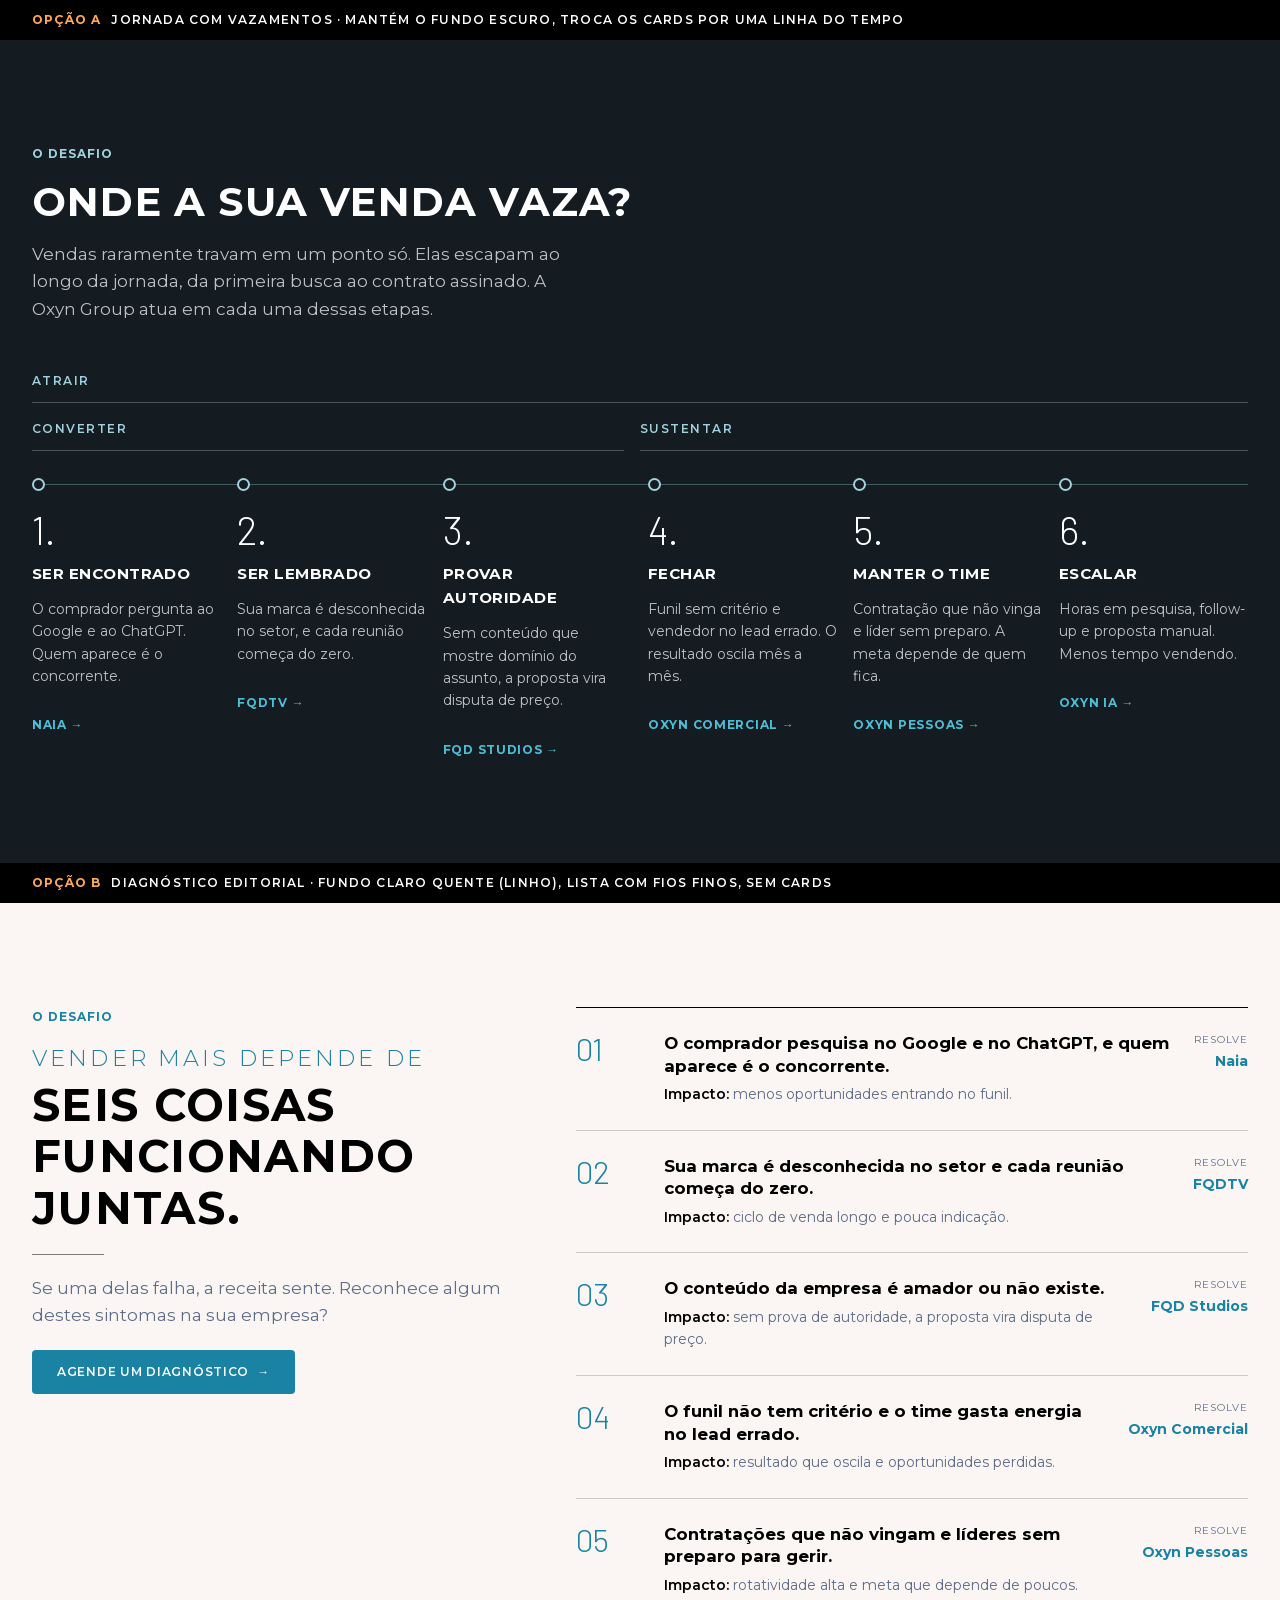
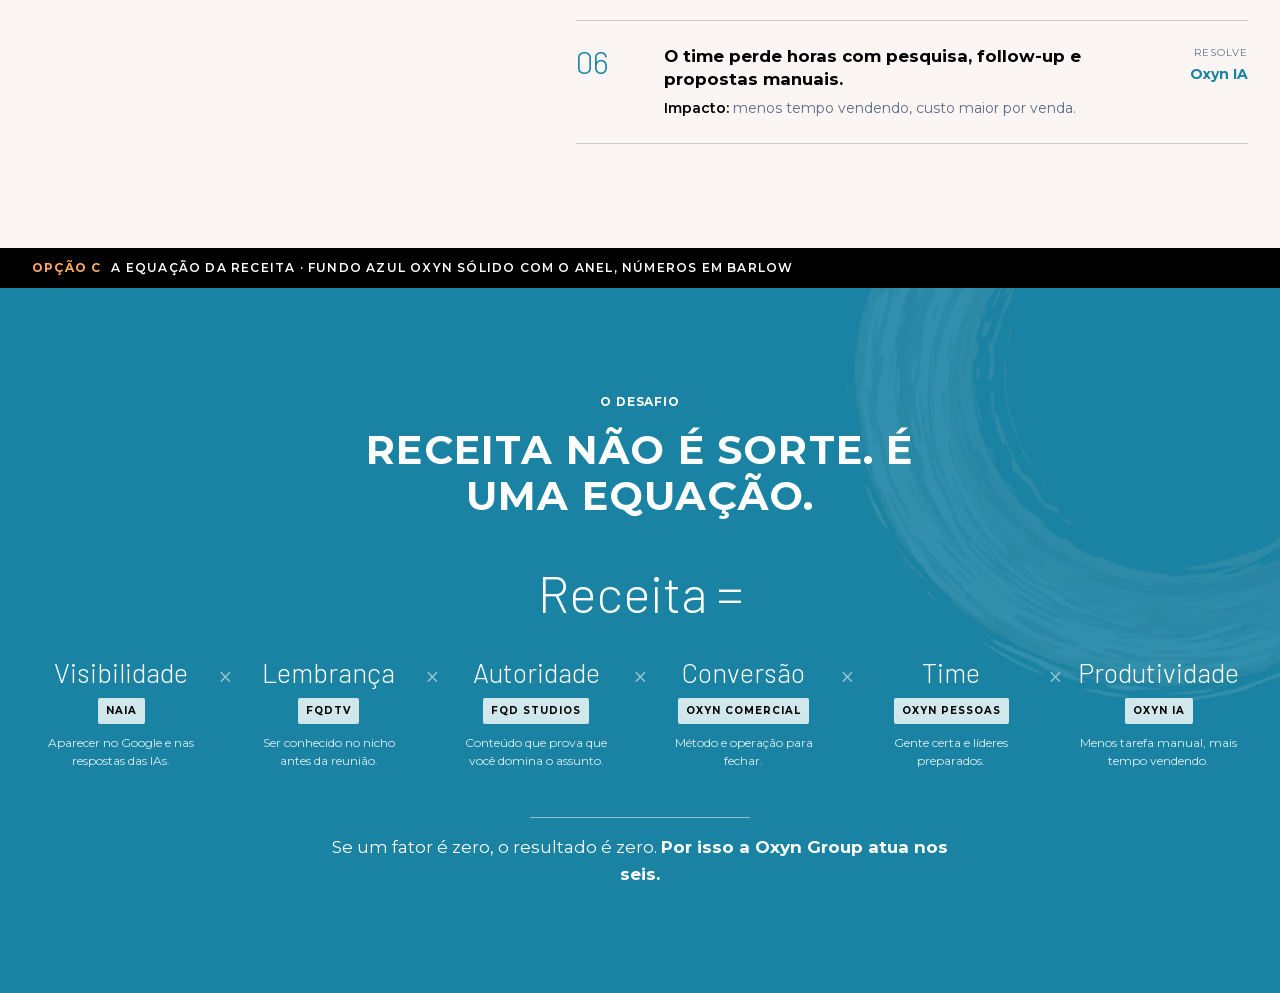
<file: _design/opcoes-desafio.html>
<!doctype html>
<html lang="pt-BR">
<head>
<meta charset="utf-8">
<meta name="viewport" content="width=device-width, initial-scale=1">
<title>Opções: seção O desafio</title>
<link rel="preconnect" href="https://fonts.googleapis.com">
<link rel="preconnect" href="https://fonts.gstatic.com" crossorigin>
<link href="https://fonts.googleapis.com/css2?family=Barlow:wght@300;400;600&family=Montserrat:wght@300;400;500;600;700;800&display=swap" rel="stylesheet">
<link rel="stylesheet" href="/assets/css/styles.css">
<style>
/* Rotulos da pagina de comparacao (nao vao para o site) */
.opt-label{background:#000;color:#fff;font:600 12px/1 var(--font-body);letter-spacing:.1em;text-transform:uppercase;padding:14px var(--gutter)}
.opt-label b{color:var(--color-amber);margin-right:10px}

/* ---------------- OPCAO A: jornada com vazamentos ---------------- */
.leak{position:relative;margin-top:var(--space-12)}
.leak__phases{display:grid;grid-template-columns:3fr 1fr 2fr;gap:var(--space-4);margin-bottom:var(--space-6)}
.leak__phase{font-size:var(--fs-xs);font-weight:600;letter-spacing:.12em;text-transform:uppercase;color:var(--color-accent);
  padding-bottom:var(--space-3);border-bottom:1px solid rgba(255,255,255,.25)}
.leak__steps{position:relative;display:grid;grid-template-columns:repeat(6,1fr);gap:var(--space-4)}
.leak__steps::before{content:"";position:absolute;left:0;right:0;top:9px;height:1px;background:rgba(162,210,223,.35)}
.leak__step{position:relative;display:grid;gap:var(--space-3);align-content:start;padding-top:36px}
.leak__step::before{content:"";position:absolute;top:3px;left:0;width:13px;height:13px;border-radius:50%;background:var(--color-navy);border:2px solid var(--color-accent)}
.leak__n{font-family:var(--font-data);font-weight:300;font-size:2.4rem;line-height:1;color:#fff}
.leak__stage{font-weight:700;font-size:.95rem;text-transform:uppercase;letter-spacing:.03em;color:#fff}
.leak__pain{font-size:var(--fs-sm);color:var(--color-on-dark-muted);line-height:1.6}
.leak__front{margin-top:var(--space-2);display:inline-flex;align-items:center;gap:6px;font-size:var(--fs-xs);font-weight:700;letter-spacing:.06em;text-transform:uppercase;color:var(--color-lagoa)}
.leak__front:hover{color:#fff}
@media (max-width:1024px){.leak__phases{display:none}.leak__steps{grid-template-columns:repeat(3,1fr);row-gap:var(--space-10)}.leak__steps::before{display:none}}
@media (max-width:640px){.leak__steps{grid-template-columns:1fr}}

/* ---------------- OPCAO B: diagnostico editorial ---------------- */
.section--linho{background:var(--color-linho);--fg:var(--color-text);--fg-muted:var(--color-text-muted);--eyebrow:var(--color-primary);color:var(--fg)}
.diag{display:grid;grid-template-columns:5fr 7fr;gap:var(--space-16);align-items:start}
.diag__intro{position:sticky;top:110px;display:grid;gap:var(--space-5)}
.diag__intro .h2{color:#000;font-size:clamp(1.8rem,1.2rem + 2vw,2.9rem)}
.diag__intro .h2 .thin{color:var(--color-primary)}
.diag__rule{width:72px;height:1px;background:#000;opacity:.5}
.diag__list{border-top:1px solid #000}
.diag__row{display:grid;grid-template-columns:64px 1fr auto;gap:var(--space-6);align-items:start;padding:var(--space-6) 0;border-bottom:1px solid rgba(0,0,0,.18);transition:background var(--dur)}
.diag__row:hover{background:rgba(26,130,162,.05)}
.diag__n{font-family:var(--font-data);font-weight:300;font-size:2rem;line-height:1;color:var(--color-primary)}
.diag__pain{font-weight:700;font-size:1.05rem;line-height:1.35;color:#000}
.diag__impact{margin-top:6px;font-size:var(--fs-sm);color:var(--color-text-muted)}
.diag__impact b{color:#000;font-weight:600}
.diag__front{display:grid;justify-items:end;gap:2px;text-align:right;white-space:nowrap}
.diag__front small{font-size:10px;letter-spacing:.1em;text-transform:uppercase;color:var(--color-text-muted)}
.diag__front a{font-weight:700;font-size:var(--fs-sm);color:var(--color-primary)}
.diag__front a:hover{text-decoration:underline}
@media (max-width:900px){.diag{grid-template-columns:1fr;gap:var(--space-8)}.diag__intro{position:static}.diag__row{grid-template-columns:48px 1fr}.diag__front{grid-column:2;justify-items:start;text-align:left}}

/* ---------------- OPCAO C: a equacao da receita ---------------- */
.section--azul{background:var(--color-primary);--fg:#fff;--fg-muted:rgba(255,255,255,.8);--eyebrow:#fff;color:#fff}
.section--azul.has-ring{--ring-o:.18;--ring-size:640px;--ring-x:-200px;--ring-y:-220px}
.eq{display:flex;flex-wrap:nowrap;align-items:flex-start;justify-content:center;gap:var(--space-2);margin-top:var(--space-10)}
.eq__lhs{display:block;text-align:center;font-family:var(--font-data);font-weight:300;font-size:clamp(2.2rem,1.6rem + 2vw,3.4rem);line-height:1;color:#fff;margin-top:var(--space-10)}
.eq__op{font-family:var(--font-data);font-weight:300;font-size:1.9rem;line-height:1;color:#fff;opacity:.55;padding-top:2px}
.eq__f{flex:1 1 0;display:grid;justify-items:center;gap:10px;text-align:center;min-width:0}
.eq__f b{font-family:var(--font-data);font-weight:300;font-size:clamp(1.25rem,.9rem + 1vw,1.75rem);line-height:1.1;color:#fff}
.eq__f a{font-size:10px;font-weight:700;letter-spacing:.1em;text-transform:uppercase;color:#000;background:var(--color-nevoa);padding:5px 8px;border-radius:2px;white-space:nowrap}
.eq__f a:hover{background:#fff}
.eq__f span{font-size:12px;line-height:1.45;color:rgba(255,255,255,.85);max-width:160px}
@media (max-width:900px){.eq{flex-direction:column;align-items:center;gap:var(--space-4)}.eq__f{flex:none}}
.eq__note{display:grid;justify-items:center;gap:var(--space-4);text-align:center;margin-top:var(--space-12)}
.eq__note::before{content:"";width:220px;height:1px;background:rgba(255,255,255,.5)}
.eq__note p{font-size:var(--fs-lead);max-width:640px;color:#fff}
.eq__note p b{font-weight:700}
</style>
</head>
<body>

<!-- =====================================================================
     OPCAO A: "Onde a sua venda vaza?" (jornada de compra, fundo escuro)
     ===================================================================== -->
<div class="opt-label"><b>Opção A</b>Jornada com vazamentos · mantém o fundo escuro, troca os cards por uma linha do tempo</div>
<section class="section section--navy">
  <div class="container">
    <header class="section-head" style="max-width:760px">
      <p class="eyebrow">O desafio</p>
      <h2 class="h2">Onde a sua venda vaza?</h2>
      <p class="lead">Vendas raramente travam em um ponto só. Elas escapam ao longo da jornada, da primeira busca ao contrato assinado. A Oxyn Group atua em cada uma dessas etapas.</p>
    </header>
    <div class="leak">
      <div class="leak__phases"><span class="leak__phase">Atrair</span><span class="leak__phase">Converter</span><span class="leak__phase">Sustentar</span></div>
      <div class="leak__steps">
        <div class="leak__step"><span class="leak__n">1.</span><span class="leak__stage">Ser encontrado</span><p class="leak__pain">O comprador pergunta ao Google e ao ChatGPT. Quem aparece é o concorrente.</p><a class="leak__front" href="/solucoes/naia-geo-seo">Naia →</a></div>
        <div class="leak__step"><span class="leak__n">2.</span><span class="leak__stage">Ser lembrado</span><p class="leak__pain">Sua marca é desconhecida no setor, e cada reunião começa do zero.</p><a class="leak__front" href="/solucoes/fqdtv">FQDTV →</a></div>
        <div class="leak__step"><span class="leak__n">3.</span><span class="leak__stage">Provar autoridade</span><p class="leak__pain">Sem conteúdo que mostre domínio do assunto, a proposta vira disputa de preço.</p><a class="leak__front" href="/solucoes/fqd-studios">FQD Studios →</a></div>
        <div class="leak__step"><span class="leak__n">4.</span><span class="leak__stage">Fechar</span><p class="leak__pain">Funil sem critério e vendedor no lead errado. O resultado oscila mês a mês.</p><a class="leak__front" href="/solucoes/comercial">Oxyn Comercial →</a></div>
        <div class="leak__step"><span class="leak__n">5.</span><span class="leak__stage">Manter o time</span><p class="leak__pain">Contratação que não vinga e líder sem preparo. A meta depende de quem fica.</p><a class="leak__front" href="/solucoes/pessoas">Oxyn Pessoas →</a></div>
        <div class="leak__step"><span class="leak__n">6.</span><span class="leak__stage">Escalar</span><p class="leak__pain">Horas em pesquisa, follow-up e proposta manual. Menos tempo vendendo.</p><a class="leak__front" href="/solucoes/inteligencia-artificial">Oxyn IA →</a></div>
      </div>
    </div>
  </div>
</section>

<!-- =====================================================================
     OPCAO B: "Diagnostico" editorial (fundo Linho, lista com fios finos)
     ===================================================================== -->
<div class="opt-label"><b>Opção B</b>Diagnóstico editorial · fundo claro quente (Linho), lista com fios finos, sem cards</div>
<section class="section section--linho">
  <div class="container diag">
    <div class="diag__intro">
      <p class="eyebrow">O desafio</p>
      <h2 class="h2"><span class="thin">Vender mais depende de</span>seis coisas funcionando juntas.</h2>
      <span class="diag__rule"></span>
      <p class="lead">Se uma delas falha, a receita sente. Reconhece algum destes sintomas na sua empresa?</p>
      <div class="btn-row"><a href="#contato" class="btn btn--primary">Agende um diagnóstico <span class="arrow">→</span></a></div>
    </div>
    <div class="diag__list">
      <div class="diag__row"><span class="diag__n">01</span><div><p class="diag__pain">O comprador pesquisa no Google e no ChatGPT, e quem aparece é o concorrente.</p><p class="diag__impact"><b>Impacto:</b> menos oportunidades entrando no funil.</p></div><div class="diag__front"><small>Resolve</small><a href="/solucoes/naia-geo-seo">Naia</a></div></div>
      <div class="diag__row"><span class="diag__n">02</span><div><p class="diag__pain">Sua marca é desconhecida no setor e cada reunião começa do zero.</p><p class="diag__impact"><b>Impacto:</b> ciclo de venda longo e pouca indicação.</p></div><div class="diag__front"><small>Resolve</small><a href="/solucoes/fqdtv">FQDTV</a></div></div>
      <div class="diag__row"><span class="diag__n">03</span><div><p class="diag__pain">O conteúdo da empresa é amador ou não existe.</p><p class="diag__impact"><b>Impacto:</b> sem prova de autoridade, a proposta vira disputa de preço.</p></div><div class="diag__front"><small>Resolve</small><a href="/solucoes/fqd-studios">FQD Studios</a></div></div>
      <div class="diag__row"><span class="diag__n">04</span><div><p class="diag__pain">O funil não tem critério e o time gasta energia no lead errado.</p><p class="diag__impact"><b>Impacto:</b> resultado que oscila e oportunidades perdidas.</p></div><div class="diag__front"><small>Resolve</small><a href="/solucoes/comercial">Oxyn Comercial</a></div></div>
      <div class="diag__row"><span class="diag__n">05</span><div><p class="diag__pain">Contratações que não vingam e líderes sem preparo para gerir.</p><p class="diag__impact"><b>Impacto:</b> rotatividade alta e meta que depende de poucos.</p></div><div class="diag__front"><small>Resolve</small><a href="/solucoes/pessoas">Oxyn Pessoas</a></div></div>
      <div class="diag__row"><span class="diag__n">06</span><div><p class="diag__pain">O time perde horas com pesquisa, follow-up e propostas manuais.</p><p class="diag__impact"><b>Impacto:</b> menos tempo vendendo, custo maior por venda.</p></div><div class="diag__front"><small>Resolve</small><a href="/solucoes/inteligencia-artificial">Oxyn IA</a></div></div>
    </div>
  </div>
</section>

<!-- =====================================================================
     OPCAO C: "A equacao da receita" (fundo Azul Oxyn solido + anel)
     ===================================================================== -->
<div class="opt-label"><b>Opção C</b>A equação da receita · fundo Azul Oxyn sólido com o anel, números em Barlow</div>
<section class="section section--azul has-ring">
  <div class="container">
    <header class="section-head section-head--center">
      <p class="eyebrow">O desafio</p>
      <h2 class="h2" style="color:#fff">Receita não é sorte. É uma equação.</h2>
    </header>
    <span class="eq__lhs">Receita =</span>
    <div class="eq">
      <div class="eq__f"><b>Visibilidade</b><a href="/solucoes/naia-geo-seo">Naia</a><span>Aparecer no Google e nas respostas das IAs.</span></div>
      <span class="eq__op">×</span>
      <div class="eq__f"><b>Lembrança</b><a href="/solucoes/fqdtv">FQDTV</a><span>Ser conhecido no nicho antes da reunião.</span></div>
      <span class="eq__op">×</span>
      <div class="eq__f"><b>Autoridade</b><a href="/solucoes/fqd-studios">FQD Studios</a><span>Conteúdo que prova que você domina o assunto.</span></div>
      <span class="eq__op">×</span>
      <div class="eq__f"><b>Conversão</b><a href="/solucoes/comercial">Oxyn Comercial</a><span>Método e operação para fechar.</span></div>
      <span class="eq__op">×</span>
      <div class="eq__f"><b>Time</b><a href="/solucoes/pessoas">Oxyn Pessoas</a><span>Gente certa e líderes preparados.</span></div>
      <span class="eq__op">×</span>
      <div class="eq__f"><b>Produtividade</b><a href="/solucoes/inteligencia-artificial">Oxyn IA</a><span>Menos tarefa manual, mais tempo vendendo.</span></div>
    </div>
    <div class="eq__note"><p>Se um fator é zero, o resultado é zero. <b>Por isso a Oxyn Group atua nos seis.</b></p></div>
  </div>
</section>

</body>
</html>
</file>
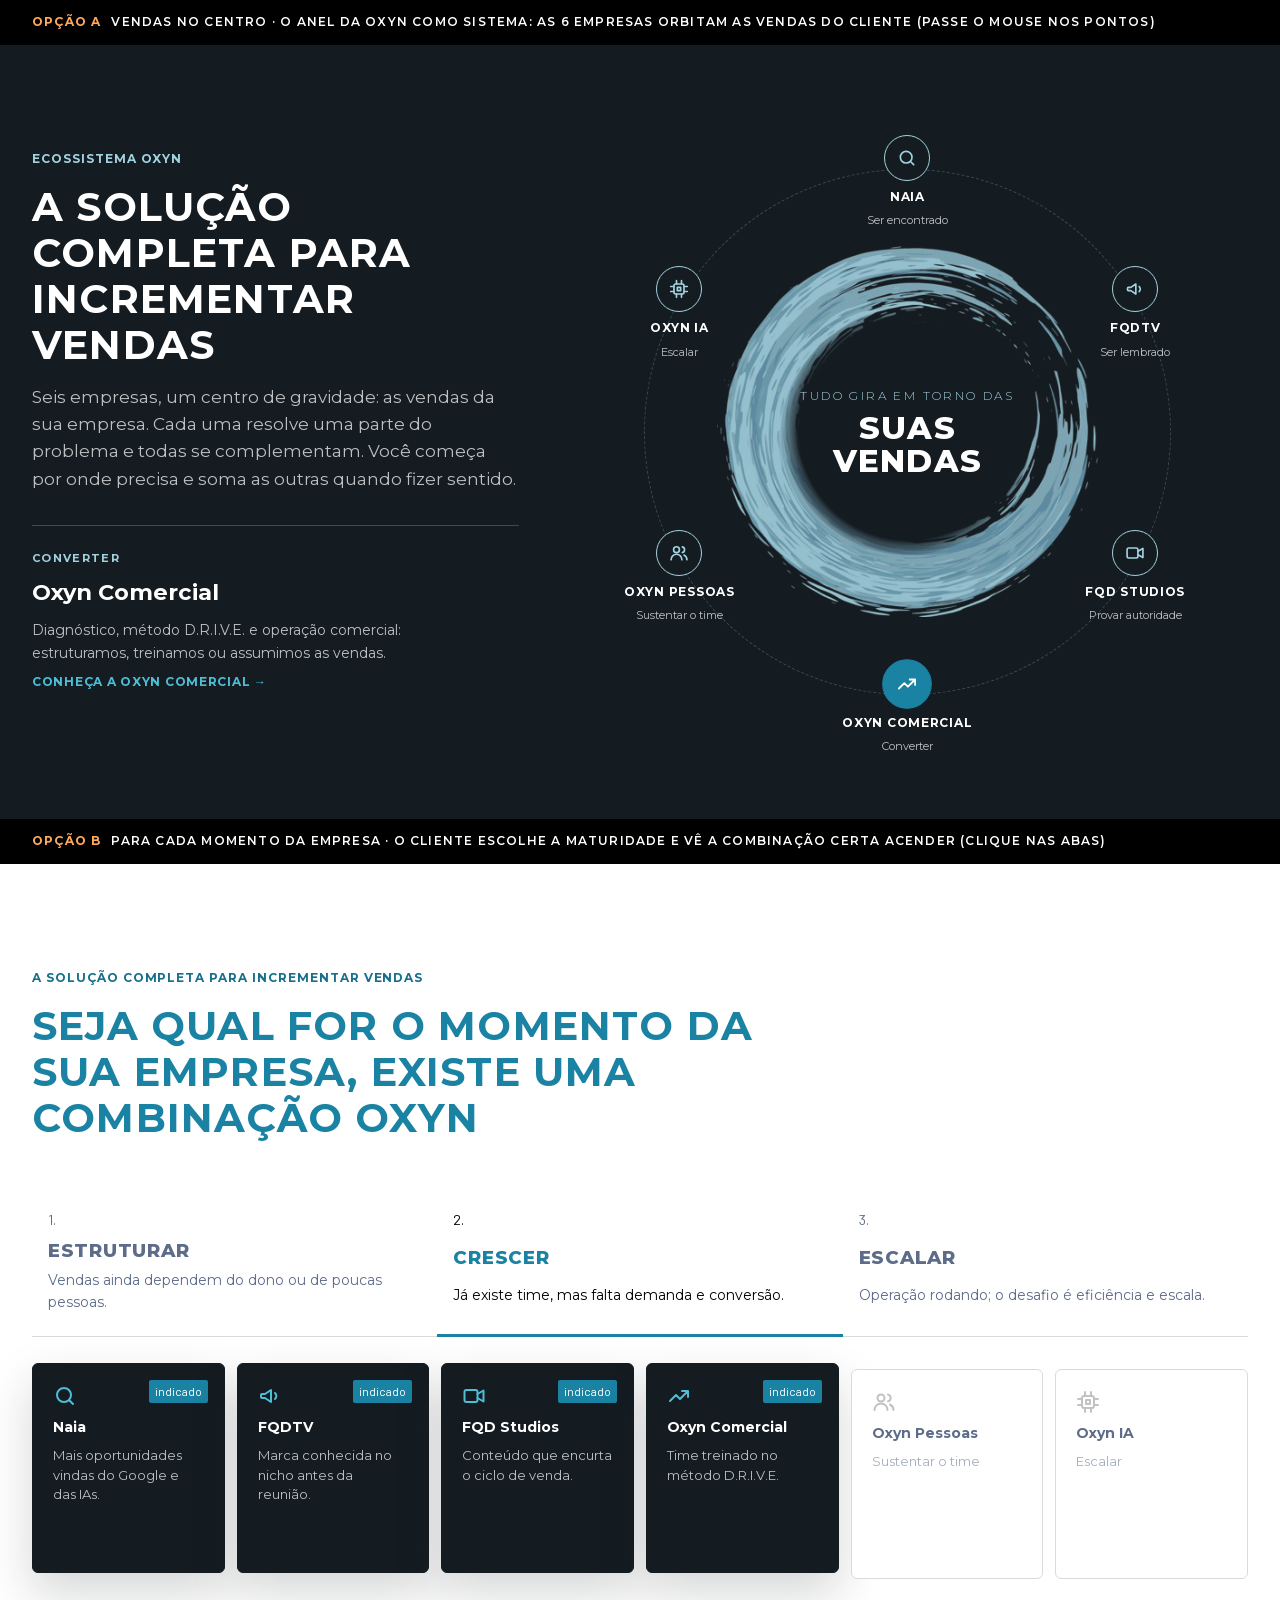
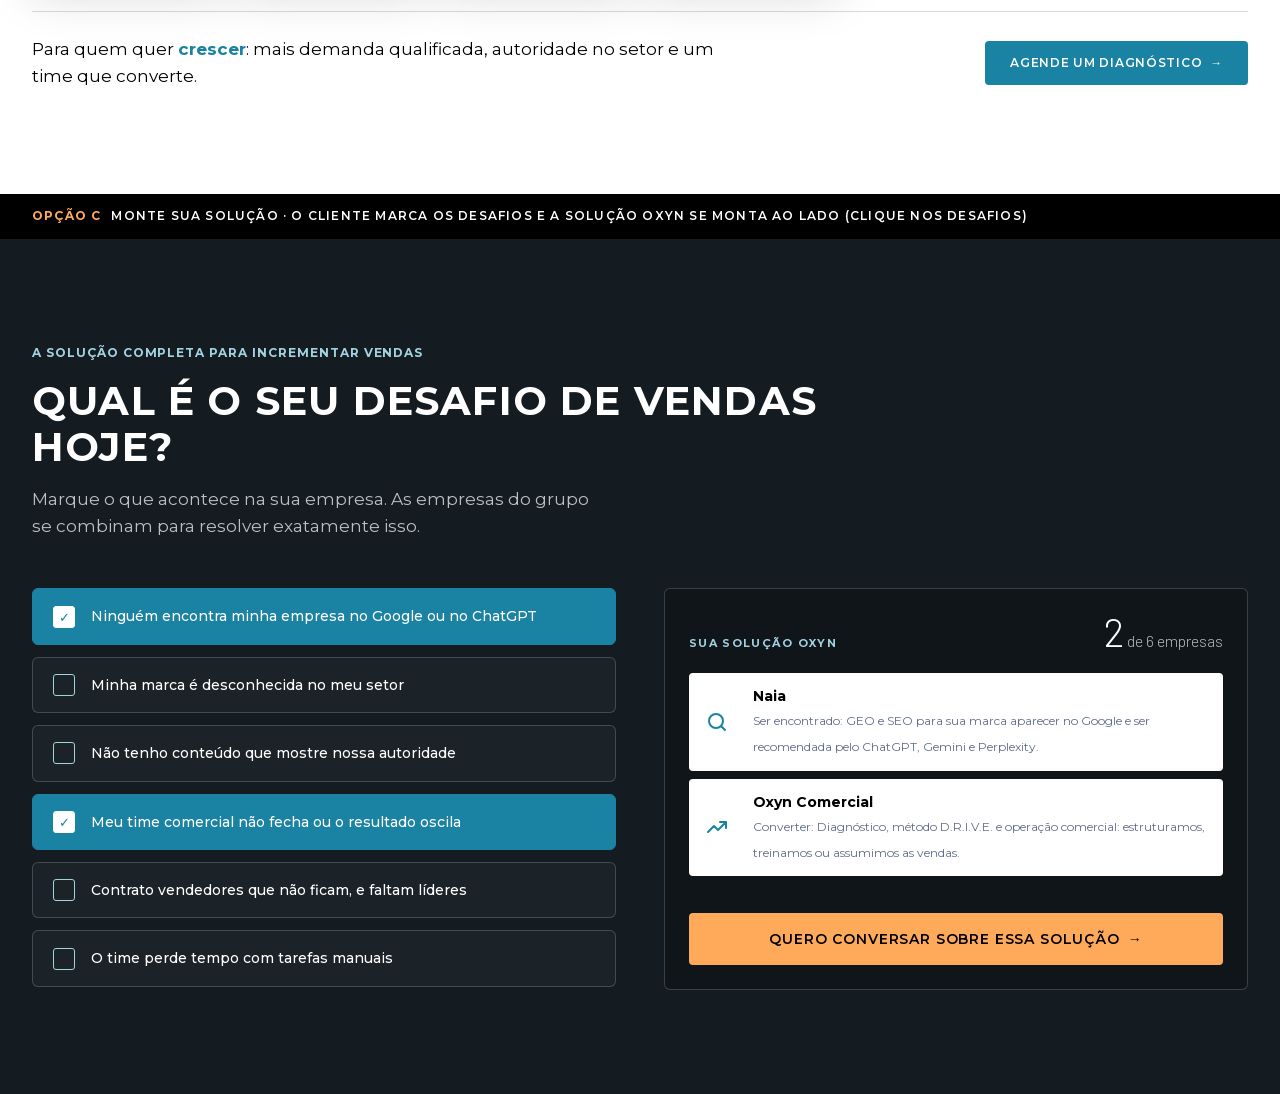
<file: _design/opcoes-solucao.html>
<!doctype html>
<html lang="pt-BR">
<head>
<meta charset="utf-8">
<meta name="viewport" content="width=device-width, initial-scale=1">
<title>Opções: solução completa</title>
<link rel="preconnect" href="https://fonts.googleapis.com">
<link rel="preconnect" href="https://fonts.gstatic.com" crossorigin>
<link href="https://fonts.googleapis.com/css2?family=Barlow:wght@300;400;600&family=Montserrat:wght@300;400;500;600;700;800&display=swap" rel="stylesheet">
<link rel="stylesheet" href="/assets/css/styles.css">
<style>
.opt-label{background:#000;color:#fff;font:600 12px/1.4 var(--font-body);letter-spacing:.1em;text-transform:uppercase;padding:14px var(--gutter)}
.opt-label b{color:var(--color-amber);margin-right:10px}

/* =================== OPCAO A: orbita (vendas no centro) =================== */
.orbit-wrap{display:grid;grid-template-columns:5fr 7fr;gap:var(--space-12);align-items:center}
.orbit{position:relative;width:min(100%,560px);aspect-ratio:1;margin-inline:auto}
.orbit__ring{position:absolute;inset:16%;background:url("/assets/img/anel.png") center/contain no-repeat;opacity:.9;animation:ring-spin 40s linear infinite}
.orbit__core{position:absolute;inset:0;display:grid;place-items:center;text-align:center;pointer-events:none}
.orbit__core>div{width:44%;aspect-ratio:1;border-radius:50%;display:grid;place-content:center;background:radial-gradient(circle,var(--color-navy) 62%,rgba(20,28,34,0) 72%)}
.orbit__core b{display:block;font-family:var(--font-heading);font-weight:800;font-size:clamp(1.3rem,1rem + 1.2vw,2rem);letter-spacing:.04em;line-height:1.05;color:#fff}
.orbit__core span{display:block;font-weight:300;font-size:12px;letter-spacing:.2em;text-transform:uppercase;color:var(--color-accent);margin-bottom:6px}
.orbit__track{position:absolute;inset:3%;border:1px dashed rgba(162,210,223,.25);border-radius:50%}
.node{position:absolute;width:150px;margin:-34px 0 0 -75px;display:grid;justify-items:center;gap:6px;text-align:center;background:none;border:0;padding:0;color:#fff;cursor:pointer}
.node i{display:grid;place-items:center;width:46px;height:46px;border-radius:50%;background:var(--color-navy);border:1.5px solid var(--color-accent);transition:background var(--dur),transform var(--dur)}
.node i .icon{width:20px;height:20px;color:var(--color-accent)}
.node b{font-size:12px;font-weight:700;letter-spacing:.06em;text-transform:uppercase}
.node small{font-size:11px;color:var(--color-on-dark-muted)}
.node:hover i,.node.is-on i{background:var(--color-primary);border-color:var(--color-primary);transform:scale(1.08)}
.node:hover i .icon,.node.is-on i .icon{color:#fff}
.orbit-detail{min-height:170px;padding:var(--space-6) 0;border-top:1px solid rgba(255,255,255,.2);display:grid;gap:var(--space-2)}
.orbit-detail small{font-size:11px;font-weight:700;letter-spacing:.12em;text-transform:uppercase;color:var(--color-accent)}
.orbit-detail b{font-family:var(--font-heading);font-size:1.4rem;font-weight:700;color:#fff}
.orbit-detail p{color:var(--color-on-dark-muted);font-size:var(--fs-sm);max-width:440px}
.orbit-detail a{font-size:var(--fs-xs);font-weight:700;letter-spacing:.06em;text-transform:uppercase;color:var(--color-lagoa)}
@media (max-width:960px){.orbit-wrap{grid-template-columns:1fr}.node{width:110px;margin-left:-55px}.node small{display:none}}

/* =================== OPCAO B: maturidade =================== */
.mat-tabs{display:grid;grid-template-columns:repeat(3,1fr);border-bottom:1px solid var(--color-border);margin-bottom:var(--space-8)}
.mat-tab{background:none;border:0;border-bottom:3px solid transparent;margin-bottom:-1px;padding:var(--space-5) var(--space-4);text-align:left;display:grid;gap:4px;color:var(--color-text-muted)}
.mat-tab b{font-family:var(--font-heading);font-size:1.15rem;font-weight:800;letter-spacing:.04em;text-transform:uppercase;color:var(--color-text-muted)}
.mat-tab small{font-size:var(--fs-sm)}
.mat-tab.is-on{border-color:var(--color-primary)}
.mat-tab.is-on b{color:var(--color-primary)}
.mat-tab.is-on small{color:var(--color-text)}
.mat-grid{display:grid;grid-template-columns:repeat(6,1fr);gap:var(--space-3)}
.mat-co{position:relative;display:grid;gap:var(--space-2);align-content:start;padding:var(--space-5);border:1px solid var(--color-border);border-radius:var(--r-lg);background:#fff;min-height:210px;transition:all .35s var(--ease)}
.mat-co .icon{color:var(--color-gray);transition:color .35s}
.mat-co b{font-size:var(--fs-sm);font-weight:700;color:var(--color-text-muted)}
.mat-co p{font-size:13px;line-height:1.5;color:var(--color-text-muted);opacity:.55}
.mat-co em{position:absolute;top:var(--space-4);right:var(--space-4);font-style:normal;font-family:var(--font-data);font-size:12px;color:#fff;background:var(--color-primary);border-radius:2px;padding:2px 6px;opacity:0;transition:opacity .35s}
.mat-co.is-on{background:var(--color-navy);border-color:var(--color-navy);transform:translateY(-6px);box-shadow:var(--shadow-lg)}
.mat-co.is-on .icon{color:var(--color-lagoa)}
.mat-co.is-on b{color:#fff}
.mat-co.is-on p{color:var(--color-on-dark-muted);opacity:1}
.mat-co.is-on em{opacity:1}
.mat-foot{display:flex;justify-content:space-between;align-items:center;gap:var(--space-6);flex-wrap:wrap;margin-top:var(--space-8);padding-top:var(--space-6);border-top:1px solid var(--color-border)}
.mat-foot p{font-size:var(--fs-lead);max-width:720px}
.mat-foot p b{color:var(--color-primary)}
@media (max-width:1024px){.mat-grid{grid-template-columns:repeat(3,1fr)}}
@media (max-width:640px){.mat-tabs,.mat-grid{grid-template-columns:1fr}}

/* =================== OPCAO C: monte sua solucao =================== */
.cfg{display:grid;grid-template-columns:1fr 1fr;gap:var(--space-12);align-items:start}
.chips{display:grid;gap:var(--space-3)}
.chip{display:flex;align-items:center;gap:var(--space-4);width:100%;text-align:left;padding:var(--space-4) var(--space-5);border:1px solid rgba(255,255,255,.18);border-radius:var(--r-lg);background:rgba(255,255,255,.03);color:#fff;font-size:var(--fs-sm);font-weight:500;transition:all var(--dur)}
.chip i{flex:none;width:22px;height:22px;border-radius:3px;border:1.5px solid var(--color-accent);display:grid;place-items:center;font-style:normal;font-size:13px;color:transparent}
.chip:hover{border-color:var(--color-accent)}
.chip.is-on{background:var(--color-primary);border-color:var(--color-primary)}
.chip.is-on i{background:#fff;border-color:#fff;color:var(--color-primary)}
.stack{position:sticky;top:100px;border:1px solid rgba(255,255,255,.18);border-radius:var(--r-lg);padding:var(--space-6);background:rgba(0,0,0,.25)}
.stack__head{display:flex;justify-content:space-between;align-items:baseline;gap:var(--space-4);margin-bottom:var(--space-5)}
.stack__head small{font-size:11px;font-weight:700;letter-spacing:.12em;text-transform:uppercase;color:var(--color-accent)}
.stack__count{font-family:var(--font-data);font-weight:300;font-size:2.4rem;line-height:1;color:#fff}
.stack__count span{font-size:1rem;color:var(--color-on-dark-muted)}
.stack__list{display:grid;gap:var(--space-2);min-height:220px;align-content:start}
.stack__item{display:grid;grid-template-columns:36px 1fr;gap:var(--space-3);align-items:center;padding:var(--space-3) var(--space-4);border-radius:var(--r-md);background:#fff;color:#000;animation:stack-in .35s var(--ease)}
.stack__item .icon{color:var(--color-primary)}
.stack__item b{display:block;font-size:var(--fs-sm)}
.stack__item small{font-size:12px;color:var(--color-text-muted)}
.stack__empty{color:var(--color-on-dark-muted);font-size:var(--fs-sm);padding:var(--space-8) 0;text-align:center}
@keyframes stack-in{from{opacity:0;transform:translateY(8px)}to{opacity:1;transform:none}}
.stack .btn{width:100%;margin-top:var(--space-5)}
@media (max-width:900px){.cfg{grid-template-columns:1fr}.stack{position:static}}
</style>
</head>
<body>
<svg width="0" height="0" style="position:absolute" aria-hidden="true">
  <symbol id="i-search" viewBox="0 0 24 24"><circle cx="11" cy="11" r="7"/><path d="m20 20-3.5-3.5"/></symbol>
  <symbol id="i-megaphone" viewBox="0 0 24 24"><path d="M3 11v2a1 1 0 0 0 1 1h3l6 4V6L7 10H4a1 1 0 0 0-1 1Z"/><path d="M17 9a4 4 0 0 1 0 6"/></symbol>
  <symbol id="i-video" viewBox="0 0 24 24"><rect x="2.5" y="6" width="13" height="12" rx="2"/><path d="m15.5 10 6-3.5v11l-6-3.5"/></symbol>
  <symbol id="i-trend" viewBox="0 0 24 24"><path d="m3 17 6-6 4 4 8-8M15 7h6v6"/></symbol>
  <symbol id="i-users" viewBox="0 0 24 24"><circle cx="9" cy="8" r="3.5"/><path d="M2.5 20a6.5 6.5 0 0 1 13 0M16 4.6a3.5 3.5 0 0 1 0 6.8M18 14.5a6.5 6.5 0 0 1 3.5 5.5"/></symbol>
  <symbol id="i-cpu" viewBox="0 0 24 24"><rect x="6" y="6" width="12" height="12" rx="2"/><path d="M10 10h4v4h-4zM9 2v4M15 2v4M9 18v4M15 18v4M2 9h4M2 15h4M18 9h4M18 15h4"/></symbol>
</svg>

<!-- =====================================================================
     OPCAO A: Vendas no centro (orbita com o anel da marca)
     ===================================================================== -->
<div class="opt-label"><b>Opção A</b>Vendas no centro · o anel da Oxyn como sistema: as 6 empresas orbitam as vendas do cliente (passe o mouse nos pontos)</div>
<section class="section section--navy">
  <div class="container orbit-wrap">
    <div>
      <header class="section-head" style="margin-bottom:var(--space-8)">
        <p class="eyebrow">Ecossistema Oxyn</p>
        <h2 class="h2">A solução completa para incrementar vendas</h2>
        <p class="lead">Seis empresas, um centro de gravidade: as vendas da sua empresa. Cada uma resolve uma parte do problema e todas se complementam. Você começa por onde precisa e soma as outras quando fizer sentido.</p>
      </header>
      <div class="orbit-detail" id="orbit-detail" aria-live="polite"></div>
    </div>
    <div class="orbit" id="orbit">
      <div class="orbit__track"></div>
      <div class="orbit__ring"></div>
      <div class="orbit__core"><div><span>Tudo gira em torno das</span><b>SUAS<br>VENDAS</b></div></div>
    </div>
  </div>
</section>

<!-- =====================================================================
     OPCAO B: Para cada momento da empresa (maturidade)
     ===================================================================== -->
<div class="opt-label"><b>Opção B</b>Para cada momento da empresa · o cliente escolhe a maturidade e vê a combinação certa acender (clique nas abas)</div>
<section class="section section--white">
  <div class="container">
    <header class="section-head" style="max-width:820px">
      <p class="eyebrow">A solução completa para incrementar vendas</p>
      <h2 class="h2">Seja qual for o momento da sua empresa, existe uma combinação Oxyn</h2>
    </header>
    <div class="mat-tabs" role="tablist" id="mat-tabs"></div>
    <div class="mat-grid" id="mat-grid"></div>
    <div class="mat-foot"><p id="mat-foot"></p><a href="#" class="btn btn--primary">Agende um diagnóstico <span class="arrow">→</span></a></div>
  </div>
</section>

<!-- =====================================================================
     OPCAO C: Monte sua solucao (pela necessidade)
     ===================================================================== -->
<div class="opt-label"><b>Opção C</b>Monte sua solução · o cliente marca os desafios e a solução Oxyn se monta ao lado (clique nos desafios)</div>
<section class="section section--navy">
  <div class="container">
    <header class="section-head" style="max-width:820px">
      <p class="eyebrow">A solução completa para incrementar vendas</p>
      <h2 class="h2">Qual é o seu desafio de vendas hoje?</h2>
      <p class="lead">Marque o que acontece na sua empresa. As empresas do grupo se combinam para resolver exatamente isso.</p>
    </header>
    <div class="cfg">
      <div class="chips" id="chips"></div>
      <aside class="stack">
        <div class="stack__head"><small>Sua solução Oxyn</small><span class="stack__count" id="stack-count">0<span> de 6 empresas</span></span></div>
        <div class="stack__list" id="stack-list"></div>
        <a href="#" class="btn btn--amber btn--lg">Quero conversar sobre essa solução <span class="arrow">→</span></a>
      </aside>
    </div>
  </div>
</section>

<script>
const CO = {
  naia:   {nome:"Naia", icon:"i-search", papel:"Ser encontrado", href:"/solucoes/naia-geo-seo",
           txt:"GEO e SEO para sua marca aparecer no Google e ser recomendada pelo ChatGPT, Gemini e Perplexity."},
  fqdtv:  {nome:"FQDTV", icon:"i-megaphone", papel:"Ser lembrado", href:"/solucoes/fqdtv",
           txt:"Mídia de nicho para falar com quem decide a compra, com contexto e credibilidade."},
  studio: {nome:"FQD Studios", icon:"i-video", papel:"Provar autoridade", href:"/solucoes/fqd-studios",
           txt:"Estúdio e gravações externas para conteúdo que mostra que você domina o assunto."},
  com:    {nome:"Oxyn Comercial", icon:"i-trend", papel:"Converter", href:"/solucoes/comercial",
           txt:"Diagnóstico, método D.R.I.V.E. e operação comercial: estruturamos, treinamos ou assumimos as vendas."},
  pes:    {nome:"Oxyn Pessoas", icon:"i-users", papel:"Sustentar o time", href:"/solucoes/pessoas",
           txt:"RH, formação de líderes e rituais de gestão para o time que vende continuar vendendo."},
  ia:     {nome:"Oxyn IA", icon:"i-cpu", papel:"Escalar", href:"/solucoes/inteligencia-artificial",
           txt:"Agentes e automações que tiram tarefa manual do time e colocam mais tempo em vender."},
};
const ORDER = ["naia","fqdtv","studio","com","pes","ia"];
const svg = id => `<svg class="icon"><use href="#${id}"/></svg>`;

/* ---------- A: orbita ---------- */
(() => {
  const orbit = document.getElementById('orbit'), detail = document.getElementById('orbit-detail');
  const show = k => {
    const c = CO[k];
    detail.innerHTML = `<small>${c.papel}</small><b>${c.nome}</b><p>${c.txt}</p><a href="${c.href}">Conheça a ${c.nome} →</a>`;
    orbit.querySelectorAll('.node').forEach(n => n.classList.toggle('is-on', n.dataset.k === k));
  };
  ORDER.forEach((k, i) => {
    const a = (-90 + i * 60) * Math.PI / 180, r = 47;
    const b = document.createElement('button');
    b.className = 'node'; b.dataset.k = k; b.type = 'button';
    b.style.left = (50 + r * Math.cos(a)) + '%'; b.style.top = (50 + r * Math.sin(a)) + '%';
    b.innerHTML = `<i>${svg(CO[k].icon)}</i><b>${CO[k].nome}</b><small>${CO[k].papel}</small>`;
    b.addEventListener('mouseenter', () => show(k)); b.addEventListener('focus', () => show(k)); b.addEventListener('click', () => show(k));
    orbit.appendChild(b);
  });
  show('com');
})();

/* ---------- B: maturidade ---------- */
(() => {
  const STAGES = [
    {t:"Estruturar", s:"Vendas ainda dependem do dono ou de poucas pessoas.",
     on:{com:"Diagnóstico e desenho do processo comercial.", pes:"Primeiras contratações certas e papéis claros.", naia:"Presença mínima para ser encontrado."},
     foot:"Para quem está <b>estruturando</b>: diagnóstico comercial, as primeiras contratações certas e presença digital mínima."},
    {t:"Crescer", s:"Já existe time, mas falta demanda e conversão.",
     on:{naia:"Mais oportunidades vindas do Google e das IAs.", fqdtv:"Marca conhecida no nicho antes da reunião.", studio:"Conteúdo que encurta o ciclo de venda.", com:"Time treinado no método D.R.I.V.E."},
     foot:"Para quem quer <b>crescer</b>: mais demanda qualificada, autoridade no setor e um time que converte."},
    {t:"Escalar", s:"Operação rodando; o desafio é eficiência e escala.",
     on:{com:"A Oxyn assume ou co-opera a área comercial.", pes:"Lideranças formadas e rituais de gestão.", ia:"Agentes e automações em prospecção e follow-up.", fqdtv:"Presença contínua nos nichos estratégicos."},
     foot:"Para quem quer <b>escalar</b>: operação comercial, lideranças preparadas e IA para multiplicar a produtividade."},
  ];
  const tabs = document.getElementById('mat-tabs'), grid = document.getElementById('mat-grid'), foot = document.getElementById('mat-foot');
  grid.innerHTML = ORDER.map(k => `<div class="mat-co" data-k="${k}"><em>indicado</em>${svg(CO[k].icon)}<b>${CO[k].nome}</b><p data-p>${CO[k].papel}</p></div>`).join('');
  const pick = i => {
    tabs.querySelectorAll('.mat-tab').forEach((t, j) => { t.classList.toggle('is-on', j === i); t.setAttribute('aria-selected', j === i); });
    const st = STAGES[i];
    grid.querySelectorAll('.mat-co').forEach(el => {
      const k = el.dataset.k, on = k in st.on;
      el.classList.toggle('is-on', on);
      el.querySelector('[data-p]').textContent = on ? st.on[k] : CO[k].papel;
    });
    foot.innerHTML = st.foot;
  };
  tabs.innerHTML = STAGES.map((s, i) => `<button class="mat-tab" role="tab" type="button"><small style="font-family:var(--font-data)">${i+1}.</small><b>${s.t}</b><small>${s.s}</small></button>`).join('');
  tabs.querySelectorAll('.mat-tab').forEach((t, i) => t.addEventListener('click', () => pick(i)));
  pick(1);
})();

/* ---------- C: monte sua solucao ---------- */
(() => {
  const PAINS = [
    {t:"Ninguém encontra minha empresa no Google ou no ChatGPT", k:["naia"]},
    {t:"Minha marca é desconhecida no meu setor", k:["fqdtv","studio"]},
    {t:"Não tenho conteúdo que mostre nossa autoridade", k:["studio","naia"]},
    {t:"Meu time comercial não fecha ou o resultado oscila", k:["com"]},
    {t:"Contrato vendedores que não ficam, e faltam líderes", k:["pes"]},
    {t:"O time perde tempo com tarefas manuais", k:["ia"]},
  ];
  const chips = document.getElementById('chips'), list = document.getElementById('stack-list'), count = document.getElementById('stack-count');
  const sel = new Set([0, 3]);
  const render = () => {
    chips.querySelectorAll('.chip').forEach((c, i) => c.classList.toggle('is-on', sel.has(i)));
    const ks = ORDER.filter(k => [...sel].some(i => PAINS[i].k.includes(k)));
    count.innerHTML = `${ks.length}<span> de 6 empresas</span>`;
    list.innerHTML = ks.length ? ks.map(k => `<div class="stack__item">${svg(CO[k].icon)}<div><b>${CO[k].nome}</b><small>${CO[k].papel}: ${CO[k].txt}</small></div></div>`).join('')
                               : '<p class="stack__empty">Marque um ou mais desafios ao lado.</p>';
  };
  chips.innerHTML = PAINS.map(p => `<button class="chip" type="button"><i>✓</i>${p.t}</button>`).join('');
  chips.querySelectorAll('.chip').forEach((c, i) => c.addEventListener('click', () => { sel.has(i) ? sel.delete(i) : sel.add(i); render(); }));
  render();
})();
</script>
</body>
</html>
</file>
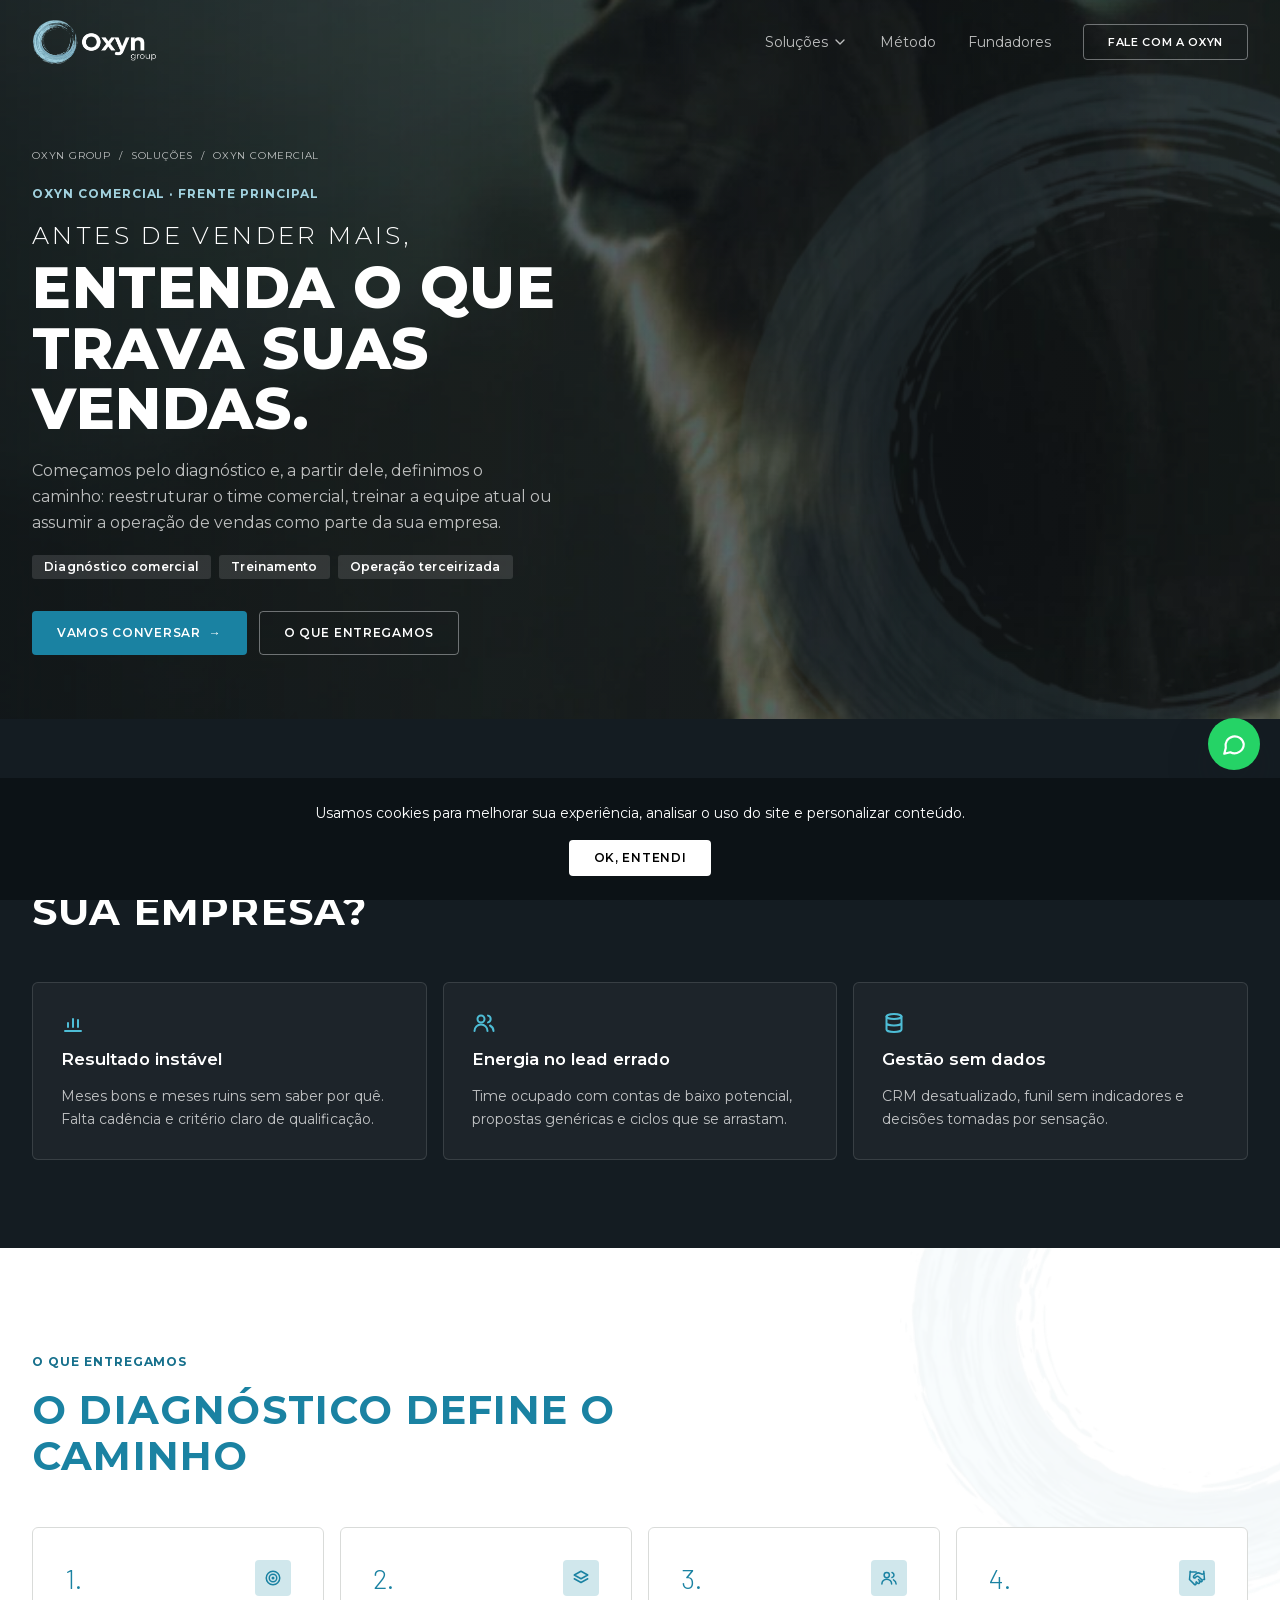
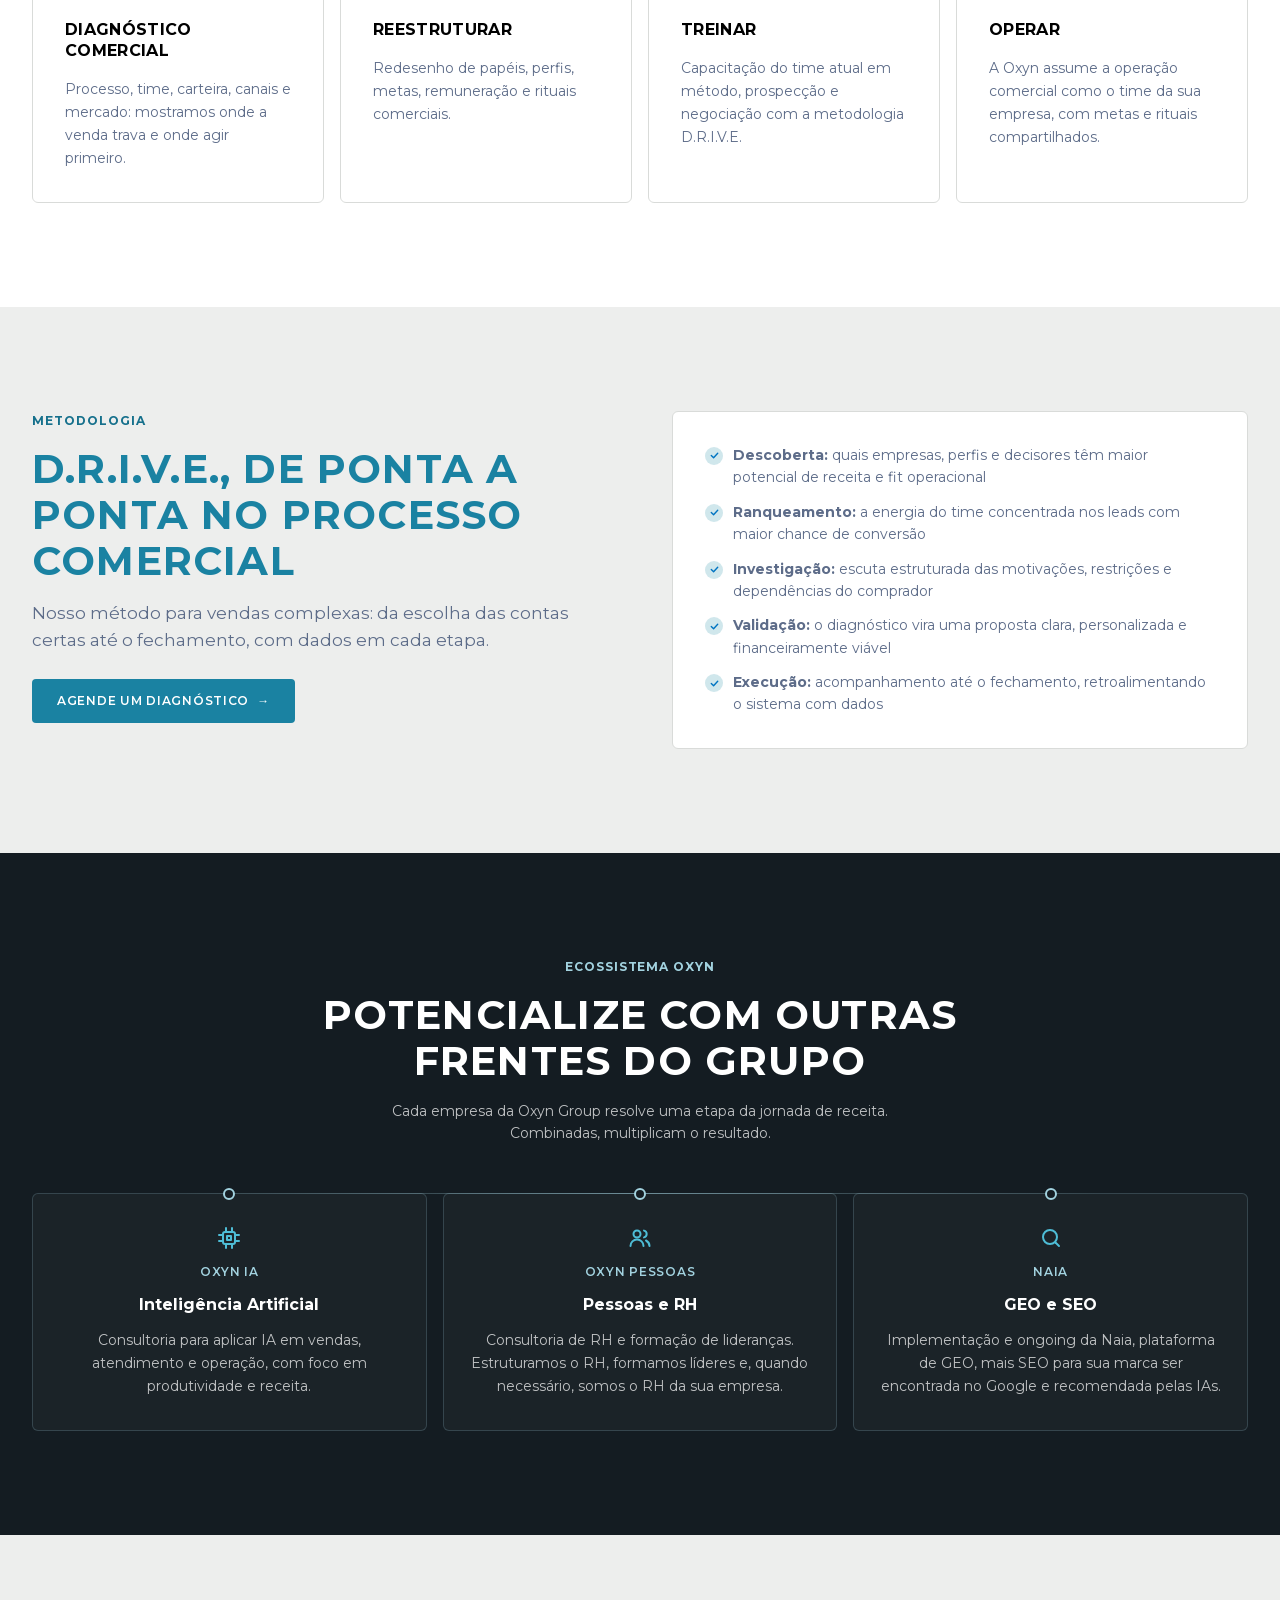
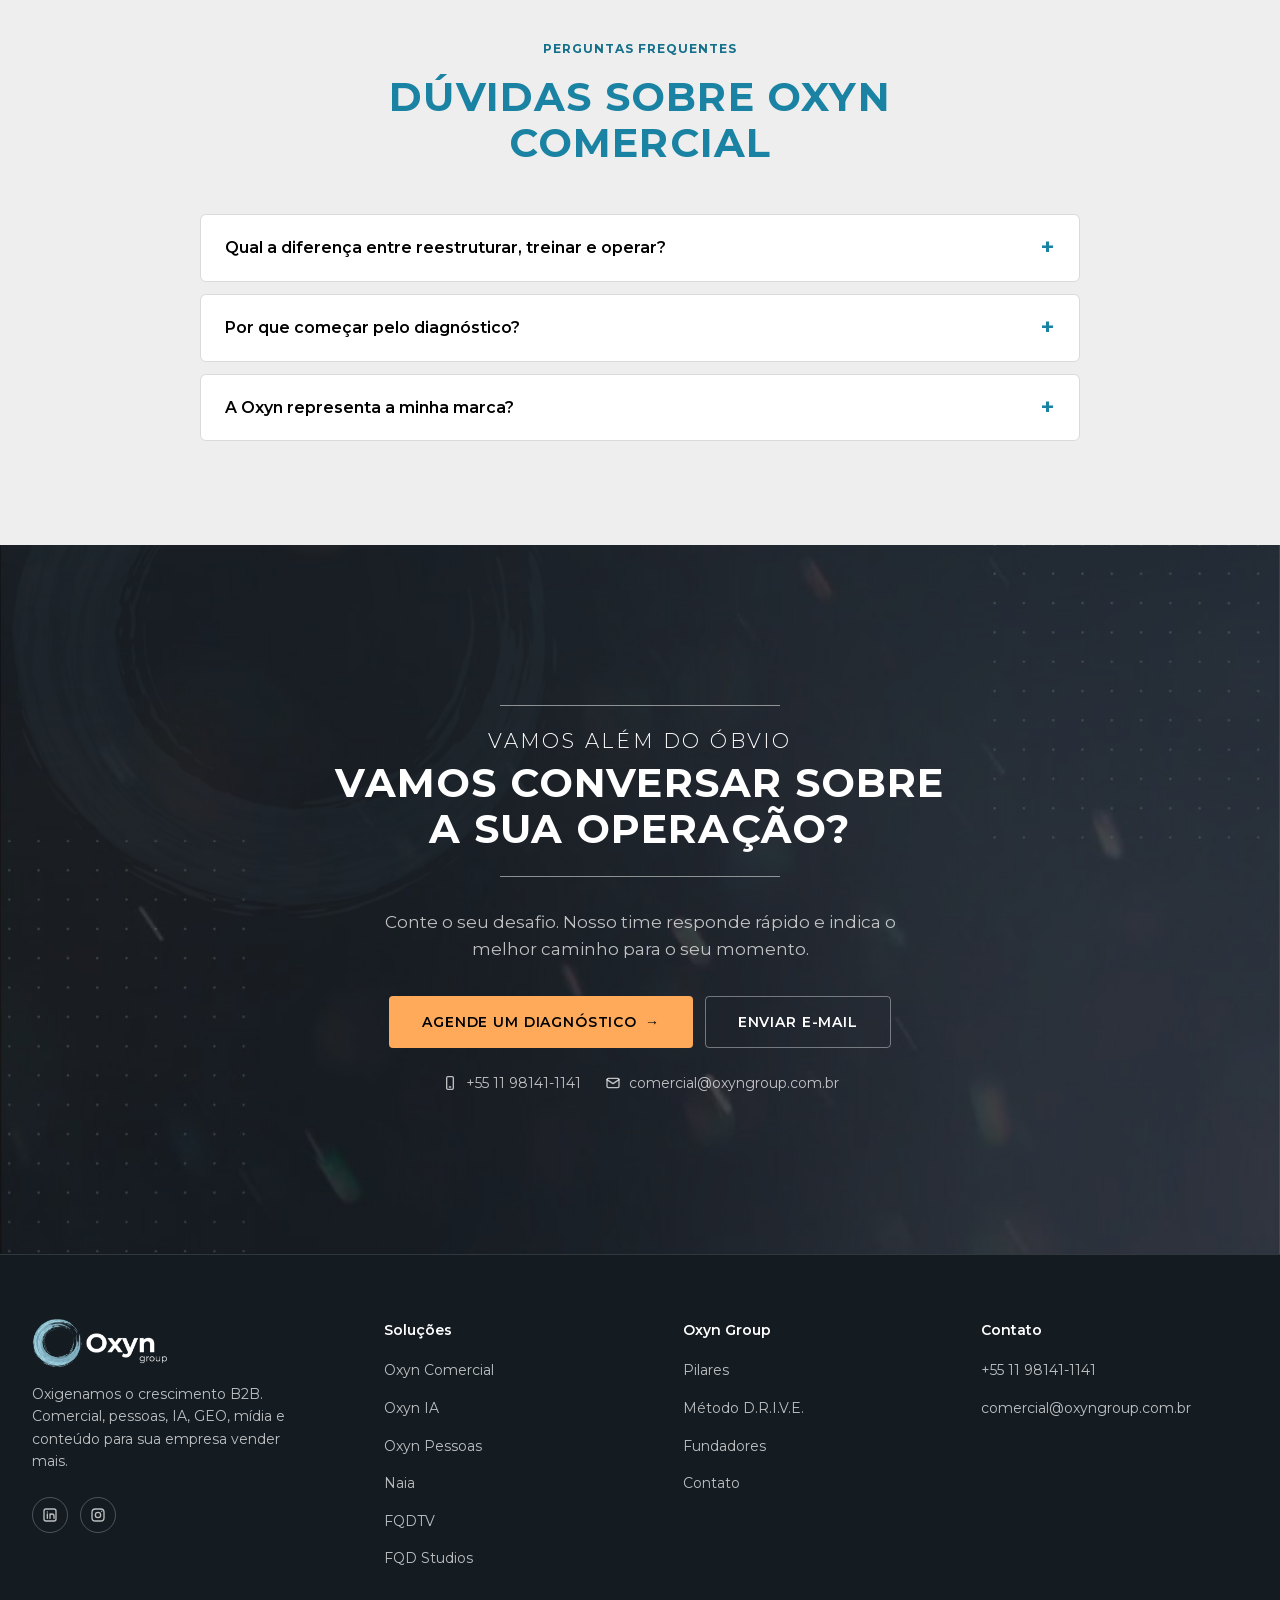
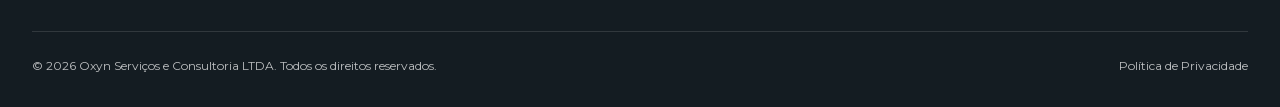
<file: solucoes/comercial.html>
<!doctype html>
<html lang="pt-BR">
<head>
<meta charset="utf-8">
<meta name="viewport" content="width=device-width, initial-scale=1">
<title>Consultoria comercial B2B e terceirização de vendas | Oxyn Comercial</title>
<meta name="description" content="Começamos pelo diagnóstico e, a partir dele, definimos o caminho: reestruturar o time comercial, treinar a equipe atual ou assumir a operação de vendas como parte da sua empresa.">
<link rel="canonical" href="https://oxyngroup.com.br/solucoes/comercial">
<meta name="theme-color" content="#141C22">
<meta property="og:type" content="website">
<meta property="og:locale" content="pt_BR">
<meta property="og:site_name" content="Oxyn Group">
<meta property="og:title" content="Consultoria comercial B2B e terceirização de vendas | Oxyn Comercial">
<meta property="og:description" content="Começamos pelo diagnóstico e, a partir dele, definimos o caminho: reestruturar o time comercial, treinar a equipe atual ou assumir a operação de vendas como parte da sua empresa.">
<meta property="og:url" content="https://oxyngroup.com.br/solucoes/comercial">
<meta property="og:image" content="https://oxyngroup.com.br/assets/img/logo-oxyn.png">
<link rel="icon" href="/assets/img/favicon.png" type="image/png">
<link rel="apple-touch-icon" href="/assets/img/apple-touch-icon.png">
<link rel="preconnect" href="https://fonts.googleapis.com">
<link rel="preconnect" href="https://fonts.gstatic.com" crossorigin>
<link href="https://fonts.googleapis.com/css2?family=Barlow:wght@300;400;600&family=Montserrat:wght@300;400;500;600;700;800&display=swap" rel="stylesheet">
<link rel="stylesheet" href="/assets/css/styles.css">
<script type="application/ld+json">
[
  {
    "@context": "https://schema.org",
    "@type": "Service",
    "name": "Consultoria comercial B2B e terceirização de vendas",
    "serviceType": "Comercial",
    "provider": {
      "@type": "Organization",
      "name": "Oxyn Group",
      "url": "https://oxyngroup.com.br"
    },
    "brand": {
      "@type": "Brand",
      "name": "Oxyn Comercial"
    },
    "areaServed": "BR",
    "description": "Começamos pelo diagnóstico e, a partir dele, definimos o caminho: reestruturar o time comercial, treinar a equipe atual ou assumir a operação de vendas como parte da sua empresa.",
    "url": "https://oxyngroup.com.br/solucoes/comercial"
  },
  {
    "@context": "https://schema.org",
    "@type": "FAQPage",
    "mainEntity": [
      {
        "@type": "Question",
        "name": "Qual a diferença entre reestruturar, treinar e operar?",
        "acceptedAnswer": {
          "@type": "Answer",
          "text": "Reestruturar é redesenhar o time: papéis, perfis, metas e rituais. Treinar é capacitar o time atual em método, prospecção e negociação. Operar é a Oxyn assumir a área comercial como o time da sua empresa."
        }
      },
      {
        "@type": "Question",
        "name": "Por que começar pelo diagnóstico?",
        "acceptedAnswer": {
          "@type": "Answer",
          "text": "Porque contratar mais vendedores raramente resolve. Na maioria dos casos, o problema está antes: no perfil de cliente mal definido ou em um funil sem critério de priorização. O diagnóstico mostra se o gargalo está no processo, no time ou no mercado."
        }
      },
      {
        "@type": "Question",
        "name": "A Oxyn representa a minha marca?",
        "acceptedAnswer": {
          "@type": "Answer",
          "text": "Não representamos marcas: vestimos a camisa. Quando faz sentido, assumimos a operação comercial com a sua marca, metas, rituais e indicadores compartilhados."
        }
      }
    ]
  }
]
</script>
</head>
<body class="has-cookie">

<svg id="icon-sprite" width="0" height="0" style="position:absolute" aria-hidden="true">
  <symbol id="i-arrow-right" viewBox="0 0 24 24"><path d="M5 12h14M13 6l6 6-6 6"/></symbol>
  <symbol id="i-chevron-left" viewBox="0 0 24 24"><path d="M15 18l-6-6 6-6"/></symbol>
  <symbol id="i-chevron-right" viewBox="0 0 24 24"><path d="M9 18l6-6-6-6"/></symbol>
  <symbol id="i-external" viewBox="0 0 24 24"><path d="M14 4h6v6M20 4l-9 9M18 14v5a1 1 0 0 1-1 1H5a1 1 0 0 1-1-1V7a1 1 0 0 1 1-1h5"/></symbol>
  <symbol id="i-menu" viewBox="0 0 24 24"><path d="M4 7h16M4 12h16M4 17h16"/></symbol>
  <symbol id="i-cart" viewBox="0 0 24 24"><circle cx="9" cy="20" r="1.4"/><circle cx="18" cy="20" r="1.4"/><path d="M2.5 3h2.6l2.3 11.2a1.6 1.6 0 0 0 1.6 1.3h8.6a1.6 1.6 0 0 0 1.6-1.2L21 7H6"/></symbol>
  <symbol id="i-wrench" viewBox="0 0 24 24"><path d="M14.7 6.3a4 4 0 0 0 5.2 5.2l-8.6 8.6a2.1 2.1 0 0 1-3-3l8.6-8.6a4 4 0 0 0-2.2-2.2Z"/><path d="M14.7 6.3 17 4"/></symbol>
  <symbol id="i-megaphone" viewBox="0 0 24 24"><path d="M3 11v2a1 1 0 0 0 1 1h3l6 4V6L7 10H4a1 1 0 0 0-1 1Z"/><path d="M17 9a4 4 0 0 1 0 6"/></symbol>
  <symbol id="i-globe" viewBox="0 0 24 24"><circle cx="12" cy="12" r="9"/><path d="M3 12h18M12 3a14 14 0 0 1 0 18M12 3a14 14 0 0 0 0 18"/></symbol>
  <symbol id="i-layers" viewBox="0 0 24 24"><path d="m12 3 9 5-9 5-9-5 9-5Z"/><path d="m3 13 9 5 9-5"/></symbol>
  <symbol id="i-cpu" viewBox="0 0 24 24"><rect x="6" y="6" width="12" height="12" rx="2"/><path d="M10 10h4v4h-4zM9 2v4M15 2v4M9 18v4M15 18v4M2 9h4M2 15h4M18 9h4M18 15h4"/></symbol>
  <symbol id="i-award" viewBox="0 0 24 24"><circle cx="12" cy="9" r="5"/><path d="m8.5 13.2-1.5 7.8 5-3 5 3-1.5-7.8"/></symbol>
  <symbol id="i-zap" viewBox="0 0 24 24"><path d="M13 2 4 14h7l-1 8 9-12h-7l1-8Z"/></symbol>
  <symbol id="i-bag" viewBox="0 0 24 24"><rect x="4" y="7" width="16" height="14" rx="2"/><path d="M9 10V6a3 3 0 0 1 6 0v4"/></symbol>
  <symbol id="i-message" viewBox="0 0 24 24"><path d="M21 12a8.5 8.5 0 0 1-12.4 7.6L3 21l1.4-5.4A8.5 8.5 0 1 1 21 12Z"/></symbol>
  <symbol id="i-users" viewBox="0 0 24 24"><circle cx="9" cy="8" r="3.5"/><path d="M2.5 20a6.5 6.5 0 0 1 13 0M16 4.6a3.5 3.5 0 0 1 0 6.8M18 14.5a6.5 6.5 0 0 1 3.5 5.5"/></symbol>
  <symbol id="i-trend" viewBox="0 0 24 24"><path d="m3 17 6-6 4 4 8-8M15 7h6v6"/></symbol>
  <symbol id="i-phone" viewBox="0 0 24 24"><rect x="7" y="2.5" width="10" height="19" rx="2"/><path d="M11 18h2"/></symbol>
  <symbol id="i-chart" viewBox="0 0 24 24"><path d="M4 20h16M7 16v-4M12 16V8M17 16v-7"/></symbol>
  <symbol id="i-database" viewBox="0 0 24 24"><ellipse cx="12" cy="5.5" rx="7.5" ry="2.5"/><path d="M4.5 5.5v13c0 1.4 3.4 2.5 7.5 2.5s7.5-1.1 7.5-2.5v-13M4.5 12c0 1.4 3.4 2.5 7.5 2.5s7.5-1.1 7.5-2.5"/></symbol>
  <symbol id="i-linkedin" viewBox="0 0 24 24"><rect x="3" y="3" width="18" height="18" rx="3"/><path d="M8 10.5V17M8 7.5v.01M12 17v-6.5M12 13.5a3 3 0 0 1 6 0V17"/></symbol>
  <symbol id="i-instagram" viewBox="0 0 24 24"><rect x="3" y="3" width="18" height="18" rx="5"/><circle cx="12" cy="12" r="4"/><path d="M17.5 6.5v.01"/></symbol>
  <symbol id="i-youtube" viewBox="0 0 24 24"><rect x="2.5" y="5" width="19" height="14" rx="4"/><path d="m10 9 5 3-5 3V9Z"/></symbol>
  <symbol id="i-chevron-down" viewBox="0 0 24 24"><path d="m6 9 6 6 6-6"/></symbol>
  <symbol id="i-search" viewBox="0 0 24 24"><circle cx="11" cy="11" r="7"/><path d="m20 20-3.5-3.5"/></symbol>
  <symbol id="i-target" viewBox="0 0 24 24"><circle cx="12" cy="12" r="9"/><circle cx="12" cy="12" r="5"/><circle cx="12" cy="12" r="1"/></symbol>
  <symbol id="i-video" viewBox="0 0 24 24"><rect x="2.5" y="6" width="13" height="12" rx="2"/><path d="m15.5 10 6-3.5v11l-6-3.5"/></symbol>
  <symbol id="i-camera" viewBox="0 0 24 24"><path d="M4 8h3l2-3h6l2 3h3a1 1 0 0 1 1 1v10a1 1 0 0 1-1 1H4a1 1 0 0 1-1-1V9a1 1 0 0 1 1-1Z"/><circle cx="12" cy="13.5" r="3.5"/></symbol>
  <symbol id="i-handshake" viewBox="0 0 24 24"><path d="m11 17 2 2a1.4 1.4 0 0 0 2-2"/><path d="m14 14 2.5 2.5a1.4 1.4 0 0 0 2-2l-3.9-3.9a2.8 2.8 0 0 0-4 0l-.9.9a1.4 1.4 0 1 1-2-2l2.8-2.8a4.9 4.9 0 0 1 6 -.7l.5.3a4 4 0 0 0 2.8.5L21 6"/><path d="m21 3 1 11h-2"/><path d="M3 3 2 14l6.5 6.5a1.4 1.4 0 0 0 2-2"/><path d="M3 4h8"/></symbol>
  <symbol id="i-mail" viewBox="0 0 24 24"><rect x="3" y="5" width="18" height="14" rx="2"/><path d="m3 7 9 6 9-6"/></symbol>
</svg>

  <!-- NAV | logo 02 (fonte branca) sobre fundo escuro + dropdown de solucoes -->
  <nav class="nav" data-component="nav">
    <div class="container">
      <a href="/" class="brand" aria-label="Oxyn Group, página inicial">
        <img class="brand__logo" src="/assets/img/logo-oxyn-branco.png" alt="Oxyn Group" width="240" height="86">
      </a>
      <div class="nav__links" id="nav-links">
        <div class="nav__drop">
          <button type="button" aria-expanded="false">Soluções <svg class="icon icon--sm"><use href="#i-chevron-down"/></svg></button>
          <div class="nav__menu">
            <a href="/solucoes/comercial" aria-current="page"><b>Oxyn Comercial</b><small>Consultoria comercial e operação de vendas</small></a>
            <a href="/solucoes/inteligencia-artificial"><b>Oxyn IA</b><small>IA aplicada a vendas e operação</small></a>
            <a href="/solucoes/pessoas"><b>Oxyn Pessoas</b><small>Consultoria de RH, lideranças e RH como serviço</small></a>
            <a href="/solucoes/naia-geo-seo"><b>Naia</b><small>GEO e SEO com a plataforma Naia</small></a>
            <a href="/solucoes/fqdtv"><b>FQDTV</b><small>Mídia para públicos de nicho</small></a>
            <a href="/solucoes/fqd-studios"><b>FQD Studios</b><small>Estúdio de gravação e gravações externas</small></a>
          </div>
        </div>
        <a href="/#metodo">Método</a>
        <a href="/#fundadores">Fundadores</a>
        <a href="/#contato" class="btn btn--ghost btn--sm">Fale com a Oxyn</a>
      </div>
      <button class="nav__toggle" aria-label="Abrir menu" aria-expanded="false" aria-controls="nav-links"><svg class="icon"><use href="#i-menu"/></svg></button>
    </div>
  </nav>

  <!-- HERO interno | uma foto por pagina, sobreposicao escura -->
  <header class="hero hero--page has-ring" data-section="hero" style="--img:url('/assets/img/foto-leao.jpg')">
    <div class="container">
      <div class="hero__content" data-reveal>
        <nav class="crumbs" aria-label="Trilha"><a href="/">Oxyn Group</a><span>/</span><a href="/#solucoes">Soluções</a><span>/</span><span>Oxyn Comercial</span></nav>
        <p class="eyebrow">Oxyn Comercial · Frente principal</p>
        <h1 class="display"><span class="thin">Antes de vender mais,</span>entenda o que trava suas vendas.</h1>
        <p class="lead">Começamos pelo diagnóstico e, a partir dele, definimos o caminho: reestruturar o time comercial, treinar a equipe atual ou assumir a operação de vendas como parte da sua empresa.</p>
        <div class="tags"><span class="tag tag--dark">Diagnóstico comercial</span><span class="tag tag--dark">Treinamento</span><span class="tag tag--dark">Operação terceirizada</span></div>
        <div class="btn-row">
          <a href="#contato" class="btn btn--primary">Vamos conversar <span class="arrow">→</span></a>
          <a href="#entregas" class="btn btn--ghost">O que entregamos</a>
        </div>
      </div>
    </div>
  </header>

  <!-- DESAFIO -->
  <section class="section section--navy section--tight" data-section="problem">
    <div class="container">
      <header class="section-head" data-reveal>
        <p class="eyebrow">O desafio</p>
        <h2 class="h2">Onde a venda trava na sua empresa?</h2>
      </header>
      <div class="grid grid--3">
        <article class="card card--glass" data-reveal>
          <svg class="icon icon--cyan"><use href="#i-chart"/></svg>
          <h3 class="h5">Resultado instável</h3>
          <p>Meses bons e meses ruins sem saber por quê. Falta cadência e critério claro de qualificação.</p>
        </article>
        <article class="card card--glass" data-reveal>
          <svg class="icon icon--cyan"><use href="#i-users"/></svg>
          <h3 class="h5">Energia no lead errado</h3>
          <p>Time ocupado com contas de baixo potencial, propostas genéricas e ciclos que se arrastam.</p>
        </article>
        <article class="card card--glass" data-reveal>
          <svg class="icon icon--cyan"><use href="#i-database"/></svg>
          <h3 class="h5">Gestão sem dados</h3>
          <p>CRM desatualizado, funil sem indicadores e decisões tomadas por sensação.</p>
        </article>
      </div>
    </div>
  </section>

  <!-- ENTREGAS -->
  <section class="section section--white has-ring" id="entregas" data-section="deliverables" style="--ring-o:.08">
    <div class="container">
      <header class="section-head" data-reveal>
        <p class="eyebrow">O que entregamos</p>
        <h2 class="h2">O diagnóstico define o caminho</h2>
      </header>
      <div class="grid grid--4">
        <article class="card card--soft card--feature" data-reveal>
          <div class="card__top"><span class="icon-badge"><svg class="icon"><use href="#i-target"/></svg></span><span class="num">1.</span></div>
          <h3 class="h4">Diagnóstico comercial</h3>
          <p>Processo, time, carteira, canais e mercado: mostramos onde a venda trava e onde agir primeiro.</p>
        </article>
        <article class="card card--soft card--feature" data-reveal>
          <div class="card__top"><span class="icon-badge"><svg class="icon"><use href="#i-layers"/></svg></span><span class="num">2.</span></div>
          <h3 class="h4">Reestruturar</h3>
          <p>Redesenho de papéis, perfis, metas, remuneração e rituais comerciais.</p>
        </article>
        <article class="card card--soft card--feature" data-reveal>
          <div class="card__top"><span class="icon-badge"><svg class="icon"><use href="#i-users"/></svg></span><span class="num">3.</span></div>
          <h3 class="h4">Treinar</h3>
          <p>Capacitação do time atual em método, prospecção e negociação com a metodologia D.R.I.V.E.</p>
        </article>
        <article class="card card--soft card--feature" data-reveal>
          <div class="card__top"><span class="icon-badge"><svg class="icon"><use href="#i-handshake"/></svg></span><span class="num">4.</span></div>
          <h3 class="h4">Operar</h3>
          <p>A Oxyn assume a operação comercial como o time da sua empresa, com metas e rituais compartilhados.</p>
        </article>
      </div>
    </div>
  </section>

  <!-- COMO FUNCIONA -->
  <section class="section section--light" data-section="how">
    <div class="container split">
      <header class="section-head" data-reveal>
        <p class="eyebrow">Metodologia</p>
        <h2 class="h2">D.R.I.V.E., de ponta a ponta no processo comercial</h2>
        <p class="lead">Nosso método para vendas complexas: da escolha das contas certas até o fechamento, com dados em cada etapa.</p>
        <div class="btn-row" style="margin-top:8px"><a href="#contato" class="btn btn--primary">Agende um diagnóstico <span class="arrow">→</span></a></div>
      </header>
      <ul class="checks card card--soft" data-reveal>
            <li><b>Descoberta:</b> quais empresas, perfis e decisores têm maior potencial de receita e fit operacional</li>
            <li><b>Ranqueamento:</b> a energia do time concentrada nos leads com maior chance de conversão</li>
            <li><b>Investigação:</b> escuta estruturada das motivações, restrições e dependências do comprador</li>
            <li><b>Validação:</b> o diagnóstico vira uma proposta clara, personalizada e financeiramente viável</li>
            <li><b>Execução:</b> acompanhamento até o fechamento, retroalimentando o sistema com dados</li>
      </ul>
    </div>
  </section>

  <!-- CONEXOES COM O GRUPO -->
  <section class="section section--navy" data-section="ecosystem">
    <div class="container">
      <header class="section-head section-head--center" data-reveal>
        <p class="eyebrow">Ecossistema Oxyn</p>
        <h2 class="h2">Potencialize com outras frentes do grupo</h2>
        <p class="lead small">Cada empresa da Oxyn Group resolve uma etapa da jornada de receita. Combinadas, multiplicam o resultado.</p>
      </header>
      <div class="grid grid--3 eco">
        <a href="/solucoes/inteligencia-artificial" class="card card--eco" data-reveal><svg class="icon icon--cyan"><use href="#i-cpu"/></svg><span class="leader__role">Oxyn IA</span><h3 class="h5">Inteligência Artificial</h3><p>Consultoria para aplicar IA em vendas, atendimento e operação, com foco em produtividade e receita.</p></a>
        <a href="/solucoes/pessoas" class="card card--eco" data-reveal><svg class="icon icon--cyan"><use href="#i-users"/></svg><span class="leader__role">Oxyn Pessoas</span><h3 class="h5">Pessoas e RH</h3><p>Consultoria de RH e formação de lideranças. Estruturamos o RH, formamos líderes e, quando necessário, somos o RH da sua empresa.</p></a>
        <a href="/solucoes/naia-geo-seo" class="card card--eco" data-reveal><svg class="icon icon--cyan"><use href="#i-search"/></svg><span class="leader__role">Naia</span><h3 class="h5">GEO e SEO</h3><p>Implementação e ongoing da Naia, plataforma de GEO, mais SEO para sua marca ser encontrada no Google e recomendada pelas IAs.</p></a>
      </div>
    </div>
  </section>

  <!-- FAQ -->
  <section class="section section--light" data-section="faq">
    <div class="container">
      <header class="section-head section-head--center" data-reveal>
        <p class="eyebrow">Perguntas frequentes</p>
        <h2 class="h2">Dúvidas sobre Oxyn Comercial</h2>
      </header>
      <div class="faq">
        <details data-reveal><summary>Qual a diferença entre reestruturar, treinar e operar?</summary><p>Reestruturar é redesenhar o time: papéis, perfis, metas e rituais. Treinar é capacitar o time atual em método, prospecção e negociação. Operar é a Oxyn assumir a área comercial como o time da sua empresa.</p></details>
        <details data-reveal><summary>Por que começar pelo diagnóstico?</summary><p>Porque contratar mais vendedores raramente resolve. Na maioria dos casos, o problema está antes: no perfil de cliente mal definido ou em um funil sem critério de priorização. O diagnóstico mostra se o gargalo está no processo, no time ou no mercado.</p></details>
        <details data-reveal><summary>A Oxyn representa a minha marca?</summary><p>Não representamos marcas: vestimos a camisa. Quando faz sentido, assumimos a operação comercial com a sua marca, metas, rituais e indicadores compartilhados.</p></details>
      </div>
    </div>
  </section>

  <!-- CTA FINAL | foto escura + composicao assinatura entre fios finos | 1 botao ambar -->
  <section class="section section--overlay cta-final has-ring" id="contato" data-section="cta" style="--img:url('/assets/img/foto-abstrato-capa.jpg');--ring-o:.12;--ring-x:auto;--ring-y:-180px">
    <div class="container">
      <header class="section-head section-head--center signature" data-reveal>
        <h2 class="h2"><span class="thin">Vamos além do óbvio</span>Vamos conversar sobre a sua operação?</h2>
      </header>
      <p class="lead" style="text-align:center;margin:0 auto 32px" data-reveal>Conte o seu desafio. Nosso time responde rápido e indica o melhor caminho para o seu momento.</p>
      <div class="btn-row" style="justify-content:center" data-reveal>
        <a href="https://wa.me/5511981411141?text=Ol%C3%A1%2C%20quero%20falar%20com%20um%20especialista%20da%20Oxyn." class="btn btn--amber btn--lg" target="_blank" rel="noopener">Agende um diagnóstico <span class="arrow">→</span></a>
        <a href="mailto:comercial@oxyngroup.com.br" class="btn btn--ghost btn--lg">Enviar e-mail</a>
      </div>
      <div class="contact-line" data-reveal>
        <a href="https://wa.me/5511981411141?text=Ol%C3%A1%2C%20quero%20falar%20com%20um%20especialista%20da%20Oxyn." target="_blank" rel="noopener"><svg class="icon icon--sm"><use href="#i-phone"/></svg>+55 11 98141-1141</a>
        <a href="mailto:comercial@oxyngroup.com.br"><svg class="icon icon--sm"><use href="#i-mail"/></svg>comercial@oxyngroup.com.br</a>
      </div>
    </div>
  </section>
  <!-- FOOTER -->
  <footer class="footer" data-component="footer">
    <div class="container">
      <div class="footer__grid">
        <div>
          <a href="/" class="brand"><img class="brand__logo" src="/assets/img/logo-oxyn-branco.png" alt="Oxyn Group" width="240" height="86" loading="lazy"></a>
          <p>Oxigenamos o crescimento B2B. Comercial, pessoas, IA, GEO, mídia e conteúdo para sua empresa vender mais.</p>
          <div class="socials">
            <a href="https://www.linkedin.com/company/oxyn-group/" aria-label="LinkedIn" target="_blank" rel="noopener"><svg class="icon icon--sm"><use href="#i-linkedin"/></svg></a>
            <a href="https://www.instagram.com/oxyn_group/" aria-label="Instagram" target="_blank" rel="noopener"><svg class="icon icon--sm"><use href="#i-instagram"/></svg></a>
          </div>
        </div>
        <div><h4>Soluções</h4><ul><li><a href="/solucoes/comercial">Oxyn Comercial</a></li><li><a href="/solucoes/inteligencia-artificial">Oxyn IA</a></li><li><a href="/solucoes/pessoas">Oxyn Pessoas</a></li><li><a href="/solucoes/naia-geo-seo">Naia</a></li><li><a href="/solucoes/fqdtv">FQDTV</a></li><li><a href="/solucoes/fqd-studios">FQD Studios</a></li></ul></div>
        <div><h4>Oxyn Group</h4><ul>
          <li><a href="/#pilares">Pilares</a></li><li><a href="/#metodo">Método D.R.I.V.E.</a></li>
          <li><a href="/#fundadores">Fundadores</a></li><li><a href="/#contato">Contato</a></li></ul></div>
        <div><h4>Contato</h4><ul>
          <li><a href="https://wa.me/5511981411141?text=Ol%C3%A1%2C%20quero%20falar%20com%20um%20especialista%20da%20Oxyn." target="_blank" rel="noopener">+55 11 98141-1141</a></li>
          <li><a href="mailto:comercial@oxyngroup.com.br">comercial@oxyngroup.com.br</a></li></ul></div>
      </div>
      <div class="footer__bottom"><span>© <span data-year>2026</span> Oxyn Serviços e Consultoria LTDA. Todos os direitos reservados.</span><a href="#">Política de Privacidade</a></div>
    </div>
  </footer>

  <a class="wa-float" href="https://wa.me/5511981411141?text=Ol%C3%A1%2C%20quero%20falar%20com%20um%20especialista%20da%20Oxyn." target="_blank" rel="noopener" aria-label="Conversar no WhatsApp"><svg class="icon"><use href="#i-message"/></svg></a>

  <!-- COOKIE BANNER -->
  <div class="cookie" data-cookie>
    <span>Usamos cookies para melhorar sua experiência, analisar o uso do site e personalizar conteúdo.</span>
    <button class="btn" data-cookie-ok>Ok, entendi</button>
  </div>

<script src="/assets/js/main.js" defer></script>
</body>
</html>
</file>
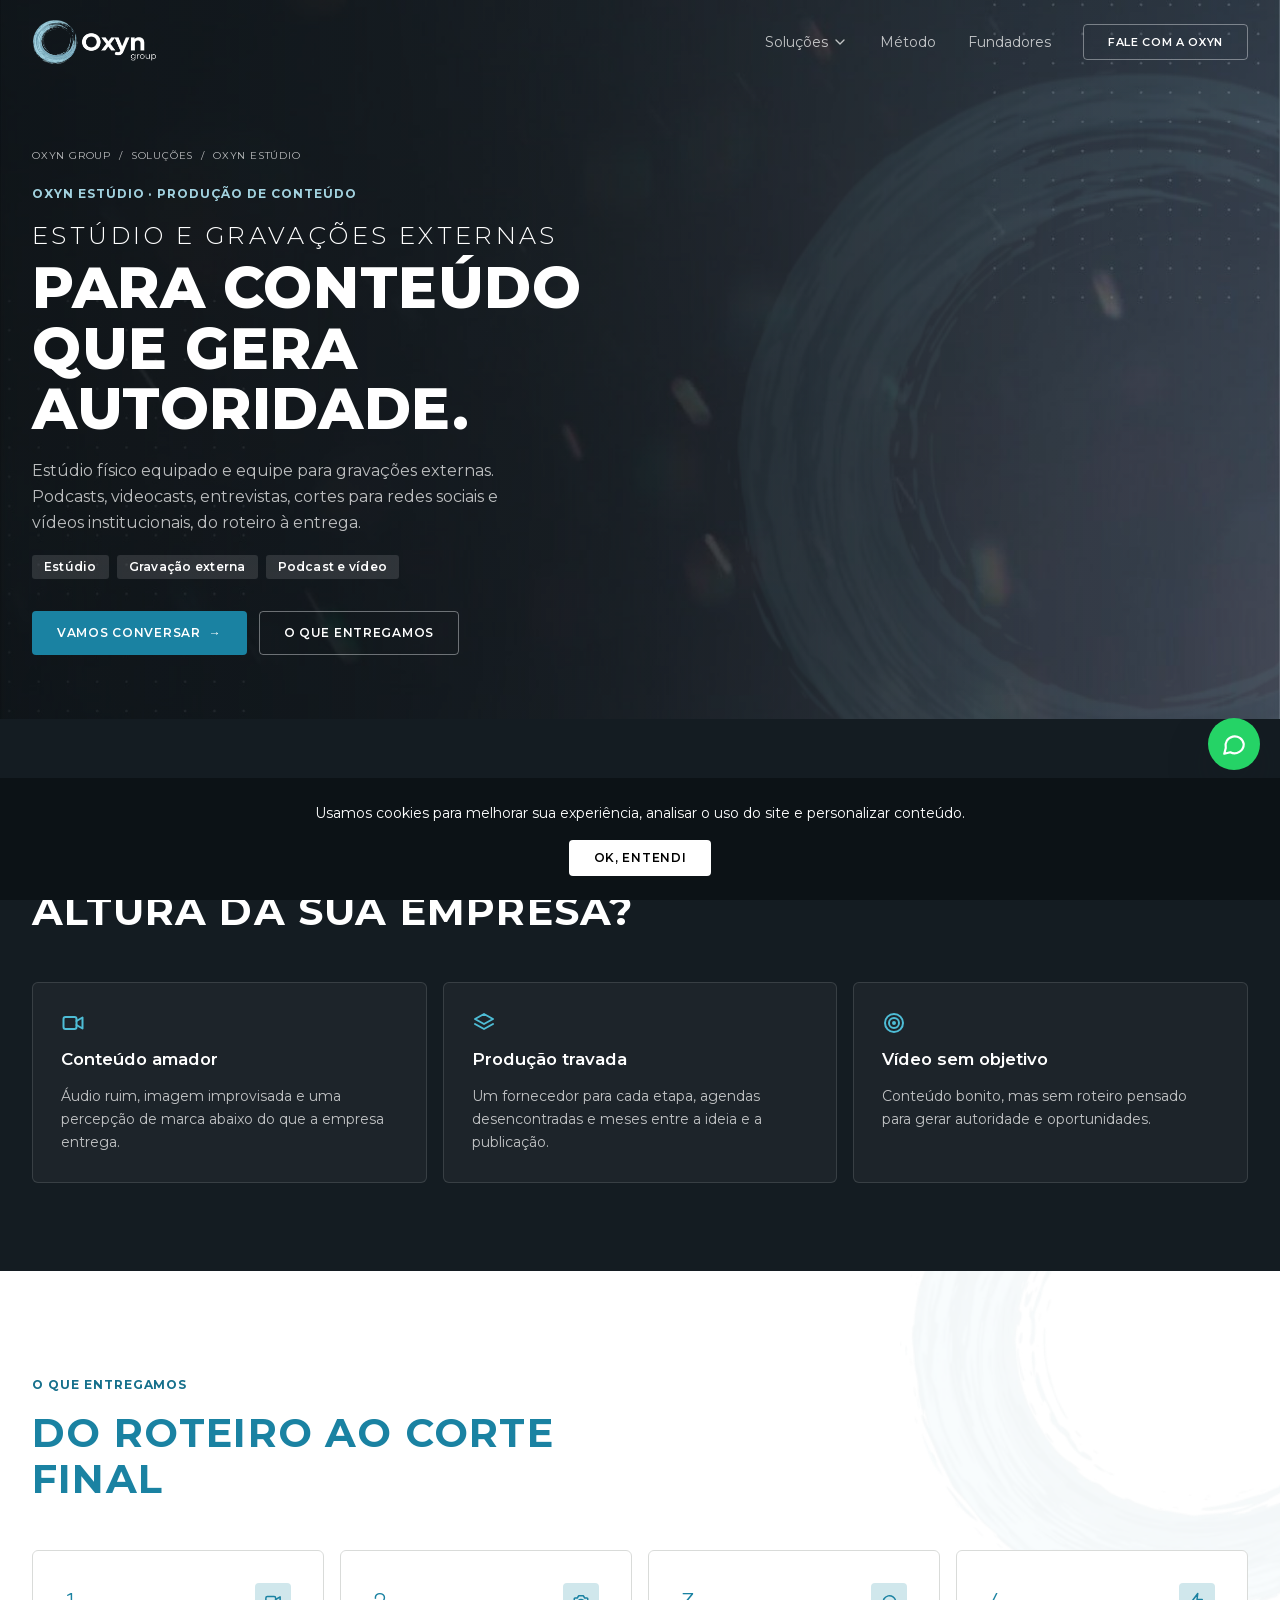
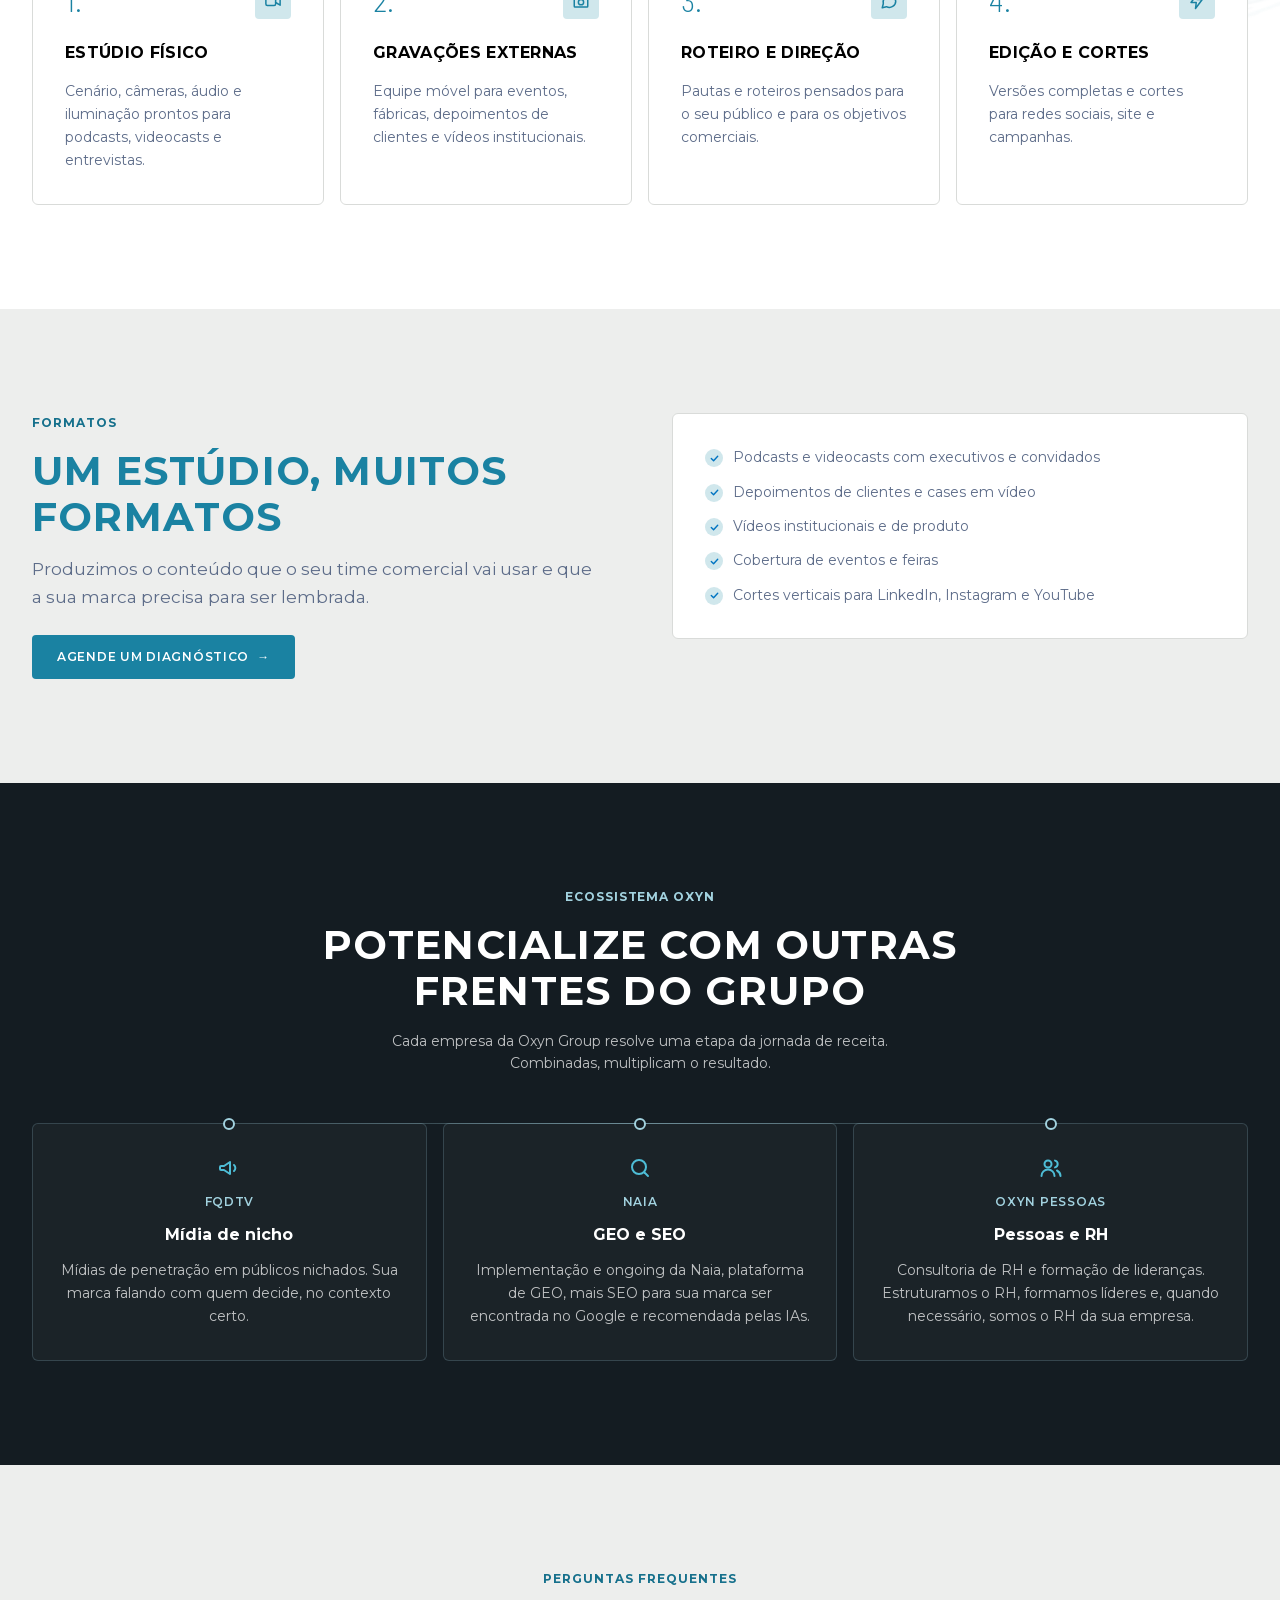
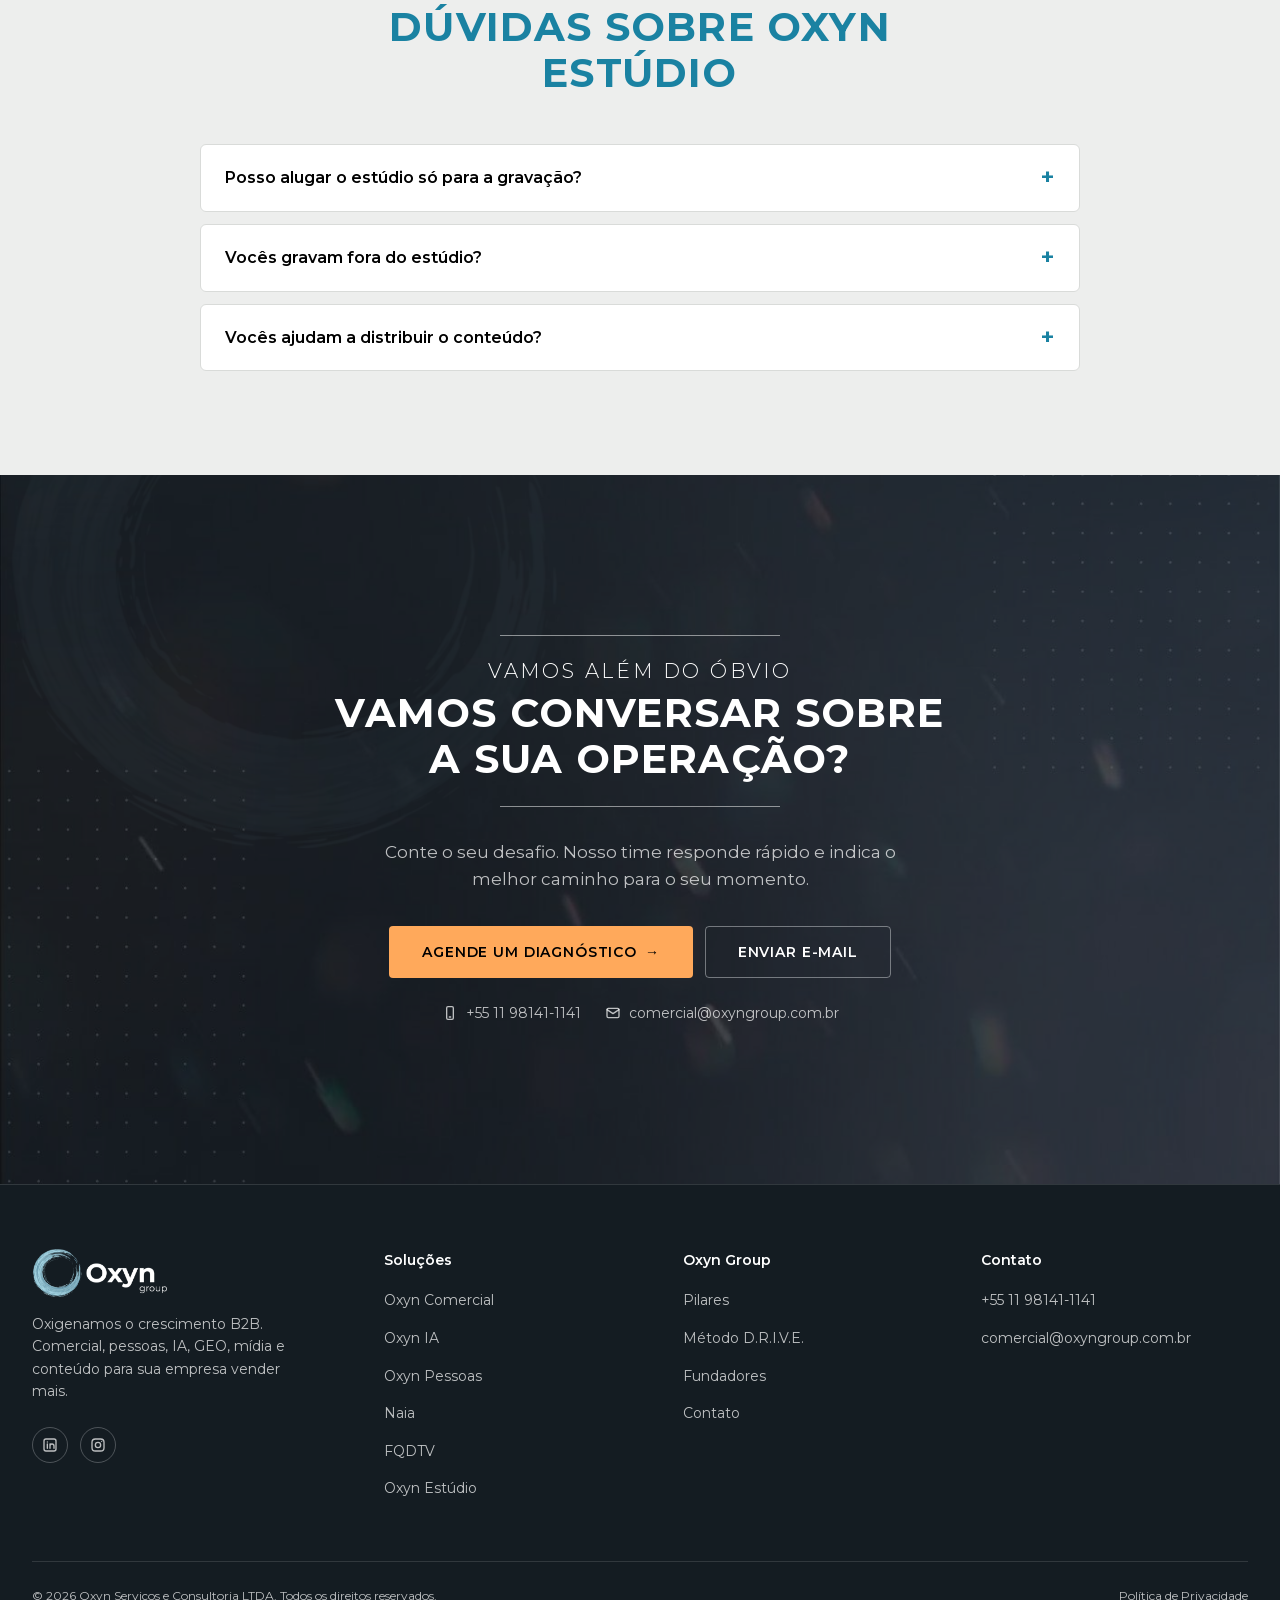
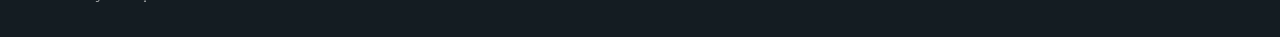
<file: solucoes/estudio.html>
<!doctype html>
<html lang="pt-BR">
<head>
<meta charset="utf-8">
<meta name="viewport" content="width=device-width, initial-scale=1">
<title>Estúdio de gravação e produção de conteúdo | Oxyn Estúdio</title>
<meta name="description" content="Estúdio físico equipado e equipe para gravações externas. Podcasts, videocasts, entrevistas, cortes para redes sociais e vídeos institucionais, do roteiro à entrega.">
<link rel="canonical" href="https://oxyngroup.com.br/solucoes/estudio">
<meta name="theme-color" content="#141C22">
<meta property="og:type" content="website">
<meta property="og:locale" content="pt_BR">
<meta property="og:site_name" content="Oxyn Group">
<meta property="og:title" content="Estúdio de gravação e produção de conteúdo | Oxyn Estúdio">
<meta property="og:description" content="Estúdio físico equipado e equipe para gravações externas. Podcasts, videocasts, entrevistas, cortes para redes sociais e vídeos institucionais, do roteiro à entrega.">
<meta property="og:url" content="https://oxyngroup.com.br/solucoes/estudio">
<meta property="og:image" content="https://oxyngroup.com.br/assets/img/logo-oxyn.png">
<link rel="icon" href="/assets/img/favicon.png" type="image/png">
<link rel="apple-touch-icon" href="/assets/img/apple-touch-icon.png">
<link rel="preconnect" href="https://fonts.googleapis.com">
<link rel="preconnect" href="https://fonts.gstatic.com" crossorigin>
<link href="https://fonts.googleapis.com/css2?family=Barlow:wght@300;400;600&family=Montserrat:wght@300;400;500;600;700;800&display=swap" rel="stylesheet">
<link rel="stylesheet" href="/assets/css/styles.css">
<script type="application/ld+json">
[
  {
    "@context": "https://schema.org",
    "@type": "Service",
    "name": "Estúdio de gravação e produção de conteúdo",
    "serviceType": "Estúdio e conteúdo",
    "provider": {
      "@type": "Organization",
      "name": "Oxyn Group",
      "url": "https://oxyngroup.com.br"
    },
    "brand": {
      "@type": "Brand",
      "name": "Oxyn Estúdio"
    },
    "areaServed": "BR",
    "description": "Estúdio físico equipado e equipe para gravações externas. Podcasts, videocasts, entrevistas, cortes para redes sociais e vídeos institucionais, do roteiro à entrega.",
    "url": "https://oxyngroup.com.br/solucoes/estudio"
  },
  {
    "@context": "https://schema.org",
    "@type": "FAQPage",
    "mainEntity": [
      {
        "@type": "Question",
        "name": "Posso alugar o estúdio só para a gravação?",
        "acceptedAnswer": {
          "@type": "Answer",
          "text": "Sim. Oferecemos desde a locação com equipe técnica até a produção completa, com roteiro, direção e edição."
        }
      },
      {
        "@type": "Question",
        "name": "Vocês gravam fora do estúdio?",
        "acceptedAnswer": {
          "@type": "Answer",
          "text": "Sim. Temos equipe para gravações externas em eventos, na sua empresa ou em clientes."
        }
      },
      {
        "@type": "Question",
        "name": "Vocês ajudam a distribuir o conteúdo?",
        "acceptedAnswer": {
          "@type": "Answer",
          "text": "Sim. O conteúdo pode ser distribuído pela FQDTV e otimizado para busca e IAs pela Naia."
        }
      }
    ]
  }
]
</script>
</head>
<body class="has-cookie">

<svg id="icon-sprite" width="0" height="0" style="position:absolute" aria-hidden="true">
  <symbol id="i-arrow-right" viewBox="0 0 24 24"><path d="M5 12h14M13 6l6 6-6 6"/></symbol>
  <symbol id="i-chevron-left" viewBox="0 0 24 24"><path d="M15 18l-6-6 6-6"/></symbol>
  <symbol id="i-chevron-right" viewBox="0 0 24 24"><path d="M9 18l6-6-6-6"/></symbol>
  <symbol id="i-external" viewBox="0 0 24 24"><path d="M14 4h6v6M20 4l-9 9M18 14v5a1 1 0 0 1-1 1H5a1 1 0 0 1-1-1V7a1 1 0 0 1 1-1h5"/></symbol>
  <symbol id="i-menu" viewBox="0 0 24 24"><path d="M4 7h16M4 12h16M4 17h16"/></symbol>
  <symbol id="i-cart" viewBox="0 0 24 24"><circle cx="9" cy="20" r="1.4"/><circle cx="18" cy="20" r="1.4"/><path d="M2.5 3h2.6l2.3 11.2a1.6 1.6 0 0 0 1.6 1.3h8.6a1.6 1.6 0 0 0 1.6-1.2L21 7H6"/></symbol>
  <symbol id="i-wrench" viewBox="0 0 24 24"><path d="M14.7 6.3a4 4 0 0 0 5.2 5.2l-8.6 8.6a2.1 2.1 0 0 1-3-3l8.6-8.6a4 4 0 0 0-2.2-2.2Z"/><path d="M14.7 6.3 17 4"/></symbol>
  <symbol id="i-megaphone" viewBox="0 0 24 24"><path d="M3 11v2a1 1 0 0 0 1 1h3l6 4V6L7 10H4a1 1 0 0 0-1 1Z"/><path d="M17 9a4 4 0 0 1 0 6"/></symbol>
  <symbol id="i-globe" viewBox="0 0 24 24"><circle cx="12" cy="12" r="9"/><path d="M3 12h18M12 3a14 14 0 0 1 0 18M12 3a14 14 0 0 0 0 18"/></symbol>
  <symbol id="i-layers" viewBox="0 0 24 24"><path d="m12 3 9 5-9 5-9-5 9-5Z"/><path d="m3 13 9 5 9-5"/></symbol>
  <symbol id="i-cpu" viewBox="0 0 24 24"><rect x="6" y="6" width="12" height="12" rx="2"/><path d="M10 10h4v4h-4zM9 2v4M15 2v4M9 18v4M15 18v4M2 9h4M2 15h4M18 9h4M18 15h4"/></symbol>
  <symbol id="i-award" viewBox="0 0 24 24"><circle cx="12" cy="9" r="5"/><path d="m8.5 13.2-1.5 7.8 5-3 5 3-1.5-7.8"/></symbol>
  <symbol id="i-zap" viewBox="0 0 24 24"><path d="M13 2 4 14h7l-1 8 9-12h-7l1-8Z"/></symbol>
  <symbol id="i-bag" viewBox="0 0 24 24"><rect x="4" y="7" width="16" height="14" rx="2"/><path d="M9 10V6a3 3 0 0 1 6 0v4"/></symbol>
  <symbol id="i-message" viewBox="0 0 24 24"><path d="M21 12a8.5 8.5 0 0 1-12.4 7.6L3 21l1.4-5.4A8.5 8.5 0 1 1 21 12Z"/></symbol>
  <symbol id="i-users" viewBox="0 0 24 24"><circle cx="9" cy="8" r="3.5"/><path d="M2.5 20a6.5 6.5 0 0 1 13 0M16 4.6a3.5 3.5 0 0 1 0 6.8M18 14.5a6.5 6.5 0 0 1 3.5 5.5"/></symbol>
  <symbol id="i-trend" viewBox="0 0 24 24"><path d="m3 17 6-6 4 4 8-8M15 7h6v6"/></symbol>
  <symbol id="i-phone" viewBox="0 0 24 24"><rect x="7" y="2.5" width="10" height="19" rx="2"/><path d="M11 18h2"/></symbol>
  <symbol id="i-chart" viewBox="0 0 24 24"><path d="M4 20h16M7 16v-4M12 16V8M17 16v-7"/></symbol>
  <symbol id="i-database" viewBox="0 0 24 24"><ellipse cx="12" cy="5.5" rx="7.5" ry="2.5"/><path d="M4.5 5.5v13c0 1.4 3.4 2.5 7.5 2.5s7.5-1.1 7.5-2.5v-13M4.5 12c0 1.4 3.4 2.5 7.5 2.5s7.5-1.1 7.5-2.5"/></symbol>
  <symbol id="i-linkedin" viewBox="0 0 24 24"><rect x="3" y="3" width="18" height="18" rx="3"/><path d="M8 10.5V17M8 7.5v.01M12 17v-6.5M12 13.5a3 3 0 0 1 6 0V17"/></symbol>
  <symbol id="i-instagram" viewBox="0 0 24 24"><rect x="3" y="3" width="18" height="18" rx="5"/><circle cx="12" cy="12" r="4"/><path d="M17.5 6.5v.01"/></symbol>
  <symbol id="i-youtube" viewBox="0 0 24 24"><rect x="2.5" y="5" width="19" height="14" rx="4"/><path d="m10 9 5 3-5 3V9Z"/></symbol>
  <symbol id="i-chevron-down" viewBox="0 0 24 24"><path d="m6 9 6 6 6-6"/></symbol>
  <symbol id="i-search" viewBox="0 0 24 24"><circle cx="11" cy="11" r="7"/><path d="m20 20-3.5-3.5"/></symbol>
  <symbol id="i-target" viewBox="0 0 24 24"><circle cx="12" cy="12" r="9"/><circle cx="12" cy="12" r="5"/><circle cx="12" cy="12" r="1"/></symbol>
  <symbol id="i-video" viewBox="0 0 24 24"><rect x="2.5" y="6" width="13" height="12" rx="2"/><path d="m15.5 10 6-3.5v11l-6-3.5"/></symbol>
  <symbol id="i-camera" viewBox="0 0 24 24"><path d="M4 8h3l2-3h6l2 3h3a1 1 0 0 1 1 1v10a1 1 0 0 1-1 1H4a1 1 0 0 1-1-1V9a1 1 0 0 1 1-1Z"/><circle cx="12" cy="13.5" r="3.5"/></symbol>
  <symbol id="i-handshake" viewBox="0 0 24 24"><path d="m11 17 2 2a1.4 1.4 0 0 0 2-2"/><path d="m14 14 2.5 2.5a1.4 1.4 0 0 0 2-2l-3.9-3.9a2.8 2.8 0 0 0-4 0l-.9.9a1.4 1.4 0 1 1-2-2l2.8-2.8a4.9 4.9 0 0 1 6 -.7l.5.3a4 4 0 0 0 2.8.5L21 6"/><path d="m21 3 1 11h-2"/><path d="M3 3 2 14l6.5 6.5a1.4 1.4 0 0 0 2-2"/><path d="M3 4h8"/></symbol>
  <symbol id="i-mail" viewBox="0 0 24 24"><rect x="3" y="5" width="18" height="14" rx="2"/><path d="m3 7 9 6 9-6"/></symbol>
</svg>

  <!-- NAV | logo 02 (fonte branca) sobre fundo escuro + dropdown de solucoes -->
  <nav class="nav" data-component="nav">
    <div class="container">
      <a href="/" class="brand" aria-label="Oxyn Group, página inicial">
        <img class="brand__logo" src="/assets/img/logo-oxyn-branco.png" alt="Oxyn Group" width="240" height="86">
      </a>
      <div class="nav__links" id="nav-links">
        <div class="nav__drop">
          <button type="button" aria-expanded="false">Soluções <svg class="icon icon--sm"><use href="#i-chevron-down"/></svg></button>
          <div class="nav__menu">
            <a href="/solucoes/comercial"><b>Oxyn Comercial</b><small>Consultoria comercial e operação de vendas</small></a>
            <a href="/solucoes/inteligencia-artificial"><b>Oxyn IA</b><small>IA aplicada a vendas e operação</small></a>
            <a href="/solucoes/pessoas"><b>Oxyn Pessoas</b><small>Consultoria de RH, lideranças e RH como serviço</small></a>
            <a href="/solucoes/naia-geo-seo"><b>Naia</b><small>GEO e SEO com a plataforma Naia</small></a>
            <a href="/solucoes/fqdtv"><b>FQDTV</b><small>Mídia para públicos de nicho</small></a>
            <a href="/solucoes/estudio" aria-current="page"><b>Oxyn Estúdio</b><small>Estúdio físico e gravações externas</small></a>
          </div>
        </div>
        <a href="/#metodo">Método</a>
        <a href="/#fundadores">Fundadores</a>
        <a href="/#contato" class="btn btn--ghost btn--sm">Fale com a Oxyn</a>
      </div>
      <button class="nav__toggle" aria-label="Abrir menu" aria-expanded="false" aria-controls="nav-links"><svg class="icon"><use href="#i-menu"/></svg></button>
    </div>
  </nav>

  <!-- HERO interno | uma foto por pagina, sobreposicao escura -->
  <header class="hero hero--page has-ring" data-section="hero" style="--img:url('/assets/img/foto-abstrato-capa.jpg')">
    <div class="container">
      <div class="hero__content" data-reveal>
        <nav class="crumbs" aria-label="Trilha"><a href="/">Oxyn Group</a><span>/</span><a href="/#solucoes">Soluções</a><span>/</span><span>Oxyn Estúdio</span></nav>
        <p class="eyebrow">Oxyn Estúdio · Produção de conteúdo</p>
        <h1 class="display"><span class="thin">Estúdio e gravações externas</span>para conteúdo que gera autoridade.</h1>
        <p class="lead">Estúdio físico equipado e equipe para gravações externas. Podcasts, videocasts, entrevistas, cortes para redes sociais e vídeos institucionais, do roteiro à entrega.</p>
        <div class="tags"><span class="tag tag--dark">Estúdio</span><span class="tag tag--dark">Gravação externa</span><span class="tag tag--dark">Podcast e vídeo</span></div>
        <div class="btn-row">
          <a href="#contato" class="btn btn--primary">Vamos conversar <span class="arrow">→</span></a>
          <a href="#entregas" class="btn btn--ghost">O que entregamos</a>
        </div>
      </div>
    </div>
  </header>

  <!-- DESAFIO -->
  <section class="section section--navy section--tight" data-section="problem">
    <div class="container">
      <header class="section-head" data-reveal>
        <p class="eyebrow">O desafio</p>
        <h2 class="h2">O seu conteúdo está à altura da sua empresa?</h2>
      </header>
      <div class="grid grid--3">
        <article class="card card--glass" data-reveal>
          <svg class="icon icon--cyan"><use href="#i-video"/></svg>
          <h3 class="h5">Conteúdo amador</h3>
          <p>Áudio ruim, imagem improvisada e uma percepção de marca abaixo do que a empresa entrega.</p>
        </article>
        <article class="card card--glass" data-reveal>
          <svg class="icon icon--cyan"><use href="#i-layers"/></svg>
          <h3 class="h5">Produção travada</h3>
          <p>Um fornecedor para cada etapa, agendas desencontradas e meses entre a ideia e a publicação.</p>
        </article>
        <article class="card card--glass" data-reveal>
          <svg class="icon icon--cyan"><use href="#i-target"/></svg>
          <h3 class="h5">Vídeo sem objetivo</h3>
          <p>Conteúdo bonito, mas sem roteiro pensado para gerar autoridade e oportunidades.</p>
        </article>
      </div>
    </div>
  </section>

  <!-- ENTREGAS -->
  <section class="section section--white has-ring" id="entregas" data-section="deliverables" style="--ring-o:.08">
    <div class="container">
      <header class="section-head" data-reveal>
        <p class="eyebrow">O que entregamos</p>
        <h2 class="h2">Do roteiro ao corte final</h2>
      </header>
      <div class="grid grid--4">
        <article class="card card--soft card--feature" data-reveal>
          <div class="card__top"><span class="icon-badge"><svg class="icon"><use href="#i-video"/></svg></span><span class="num">1.</span></div>
          <h3 class="h4">Estúdio físico</h3>
          <p>Cenário, câmeras, áudio e iluminação prontos para podcasts, videocasts e entrevistas.</p>
        </article>
        <article class="card card--soft card--feature" data-reveal>
          <div class="card__top"><span class="icon-badge"><svg class="icon"><use href="#i-camera"/></svg></span><span class="num">2.</span></div>
          <h3 class="h4">Gravações externas</h3>
          <p>Equipe móvel para eventos, fábricas, depoimentos de clientes e vídeos institucionais.</p>
        </article>
        <article class="card card--soft card--feature" data-reveal>
          <div class="card__top"><span class="icon-badge"><svg class="icon"><use href="#i-message"/></svg></span><span class="num">3.</span></div>
          <h3 class="h4">Roteiro e direção</h3>
          <p>Pautas e roteiros pensados para o seu público e para os objetivos comerciais.</p>
        </article>
        <article class="card card--soft card--feature" data-reveal>
          <div class="card__top"><span class="icon-badge"><svg class="icon"><use href="#i-zap"/></svg></span><span class="num">4.</span></div>
          <h3 class="h4">Edição e cortes</h3>
          <p>Versões completas e cortes para redes sociais, site e campanhas.</p>
        </article>
      </div>
    </div>
  </section>

  <!-- COMO FUNCIONA -->
  <section class="section section--light" data-section="how">
    <div class="container split">
      <header class="section-head" data-reveal>
        <p class="eyebrow">Formatos</p>
        <h2 class="h2">Um estúdio, muitos formatos</h2>
        <p class="lead">Produzimos o conteúdo que o seu time comercial vai usar e que a sua marca precisa para ser lembrada.</p>
        <div class="btn-row" style="margin-top:8px"><a href="#contato" class="btn btn--primary">Agende um diagnóstico <span class="arrow">→</span></a></div>
      </header>
      <ul class="checks card card--soft" data-reveal>
            <li>Podcasts e videocasts com executivos e convidados</li>
            <li>Depoimentos de clientes e cases em vídeo</li>
            <li>Vídeos institucionais e de produto</li>
            <li>Cobertura de eventos e feiras</li>
            <li>Cortes verticais para LinkedIn, Instagram e YouTube</li>
      </ul>
    </div>
  </section>

  <!-- CONEXOES COM O GRUPO -->
  <section class="section section--navy" data-section="ecosystem">
    <div class="container">
      <header class="section-head section-head--center" data-reveal>
        <p class="eyebrow">Ecossistema Oxyn</p>
        <h2 class="h2">Potencialize com outras frentes do grupo</h2>
        <p class="lead small">Cada empresa da Oxyn Group resolve uma etapa da jornada de receita. Combinadas, multiplicam o resultado.</p>
      </header>
      <div class="grid grid--3 eco">
        <a href="/solucoes/fqdtv" class="card card--eco" data-reveal><svg class="icon icon--cyan"><use href="#i-megaphone"/></svg><span class="leader__role">FQDTV</span><h3 class="h5">Mídia de nicho</h3><p>Mídias de penetração em públicos nichados. Sua marca falando com quem decide, no contexto certo.</p></a>
        <a href="/solucoes/naia-geo-seo" class="card card--eco" data-reveal><svg class="icon icon--cyan"><use href="#i-search"/></svg><span class="leader__role">Naia</span><h3 class="h5">GEO e SEO</h3><p>Implementação e ongoing da Naia, plataforma de GEO, mais SEO para sua marca ser encontrada no Google e recomendada pelas IAs.</p></a>
        <a href="/solucoes/pessoas" class="card card--eco" data-reveal><svg class="icon icon--cyan"><use href="#i-users"/></svg><span class="leader__role">Oxyn Pessoas</span><h3 class="h5">Pessoas e RH</h3><p>Consultoria de RH e formação de lideranças. Estruturamos o RH, formamos líderes e, quando necessário, somos o RH da sua empresa.</p></a>
      </div>
    </div>
  </section>

  <!-- FAQ -->
  <section class="section section--light" data-section="faq">
    <div class="container">
      <header class="section-head section-head--center" data-reveal>
        <p class="eyebrow">Perguntas frequentes</p>
        <h2 class="h2">Dúvidas sobre Oxyn Estúdio</h2>
      </header>
      <div class="faq">
        <details data-reveal><summary>Posso alugar o estúdio só para a gravação?</summary><p>Sim. Oferecemos desde a locação com equipe técnica até a produção completa, com roteiro, direção e edição.</p></details>
        <details data-reveal><summary>Vocês gravam fora do estúdio?</summary><p>Sim. Temos equipe para gravações externas em eventos, na sua empresa ou em clientes.</p></details>
        <details data-reveal><summary>Vocês ajudam a distribuir o conteúdo?</summary><p>Sim. O conteúdo pode ser distribuído pela FQDTV e otimizado para busca e IAs pela Naia.</p></details>
      </div>
    </div>
  </section>

  <!-- CTA FINAL | foto escura + composicao assinatura entre fios finos | 1 botao ambar -->
  <section class="section section--overlay cta-final has-ring" id="contato" data-section="cta" style="--img:url('/assets/img/foto-abstrato-capa.jpg');--ring-o:.12;--ring-x:auto;--ring-y:-180px">
    <div class="container">
      <header class="section-head section-head--center signature" data-reveal>
        <h2 class="h2"><span class="thin">Vamos além do óbvio</span>Vamos conversar sobre a sua operação?</h2>
      </header>
      <p class="lead" style="text-align:center;margin:0 auto 32px" data-reveal>Conte o seu desafio. Nosso time responde rápido e indica o melhor caminho para o seu momento.</p>
      <div class="btn-row" style="justify-content:center" data-reveal>
        <a href="https://wa.me/5511981411141?text=Ol%C3%A1%2C%20quero%20falar%20com%20um%20especialista%20da%20Oxyn." class="btn btn--amber btn--lg" target="_blank" rel="noopener">Agende um diagnóstico <span class="arrow">→</span></a>
        <a href="mailto:comercial@oxyngroup.com.br" class="btn btn--ghost btn--lg">Enviar e-mail</a>
      </div>
      <div class="contact-line" data-reveal>
        <a href="https://wa.me/5511981411141?text=Ol%C3%A1%2C%20quero%20falar%20com%20um%20especialista%20da%20Oxyn." target="_blank" rel="noopener"><svg class="icon icon--sm"><use href="#i-phone"/></svg>+55 11 98141-1141</a>
        <a href="mailto:comercial@oxyngroup.com.br"><svg class="icon icon--sm"><use href="#i-mail"/></svg>comercial@oxyngroup.com.br</a>
      </div>
    </div>
  </section>
  <!-- FOOTER -->
  <footer class="footer" data-component="footer">
    <div class="container">
      <div class="footer__grid">
        <div>
          <a href="/" class="brand"><img class="brand__logo" src="/assets/img/logo-oxyn-branco.png" alt="Oxyn Group" width="240" height="86" loading="lazy"></a>
          <p>Oxigenamos o crescimento B2B. Comercial, pessoas, IA, GEO, mídia e conteúdo para sua empresa vender mais.</p>
          <div class="socials">
            <a href="https://www.linkedin.com/company/oxyn-group/" aria-label="LinkedIn" target="_blank" rel="noopener"><svg class="icon icon--sm"><use href="#i-linkedin"/></svg></a>
            <a href="https://www.instagram.com/oxyn_group/" aria-label="Instagram" target="_blank" rel="noopener"><svg class="icon icon--sm"><use href="#i-instagram"/></svg></a>
          </div>
        </div>
        <div><h4>Soluções</h4><ul><li><a href="/solucoes/comercial">Oxyn Comercial</a></li><li><a href="/solucoes/inteligencia-artificial">Oxyn IA</a></li><li><a href="/solucoes/pessoas">Oxyn Pessoas</a></li><li><a href="/solucoes/naia-geo-seo">Naia</a></li><li><a href="/solucoes/fqdtv">FQDTV</a></li><li><a href="/solucoes/estudio">Oxyn Estúdio</a></li></ul></div>
        <div><h4>Oxyn Group</h4><ul>
          <li><a href="/#pilares">Pilares</a></li><li><a href="/#metodo">Método D.R.I.V.E.</a></li>
          <li><a href="/#fundadores">Fundadores</a></li><li><a href="/#contato">Contato</a></li></ul></div>
        <div><h4>Contato</h4><ul>
          <li><a href="https://wa.me/5511981411141?text=Ol%C3%A1%2C%20quero%20falar%20com%20um%20especialista%20da%20Oxyn." target="_blank" rel="noopener">+55 11 98141-1141</a></li>
          <li><a href="mailto:comercial@oxyngroup.com.br">comercial@oxyngroup.com.br</a></li></ul></div>
      </div>
      <div class="footer__bottom"><span>© <span data-year>2026</span> Oxyn Serviços e Consultoria LTDA. Todos os direitos reservados.</span><a href="#">Política de Privacidade</a></div>
    </div>
  </footer>

  <a class="wa-float" href="https://wa.me/5511981411141?text=Ol%C3%A1%2C%20quero%20falar%20com%20um%20especialista%20da%20Oxyn." target="_blank" rel="noopener" aria-label="Conversar no WhatsApp"><svg class="icon"><use href="#i-message"/></svg></a>

  <!-- COOKIE BANNER -->
  <div class="cookie" data-cookie>
    <span>Usamos cookies para melhorar sua experiência, analisar o uso do site e personalizar conteúdo.</span>
    <button class="btn" data-cookie-ok>Ok, entendi</button>
  </div>

<script src="/assets/js/main.js" defer></script>
</body>
</html>
</file>
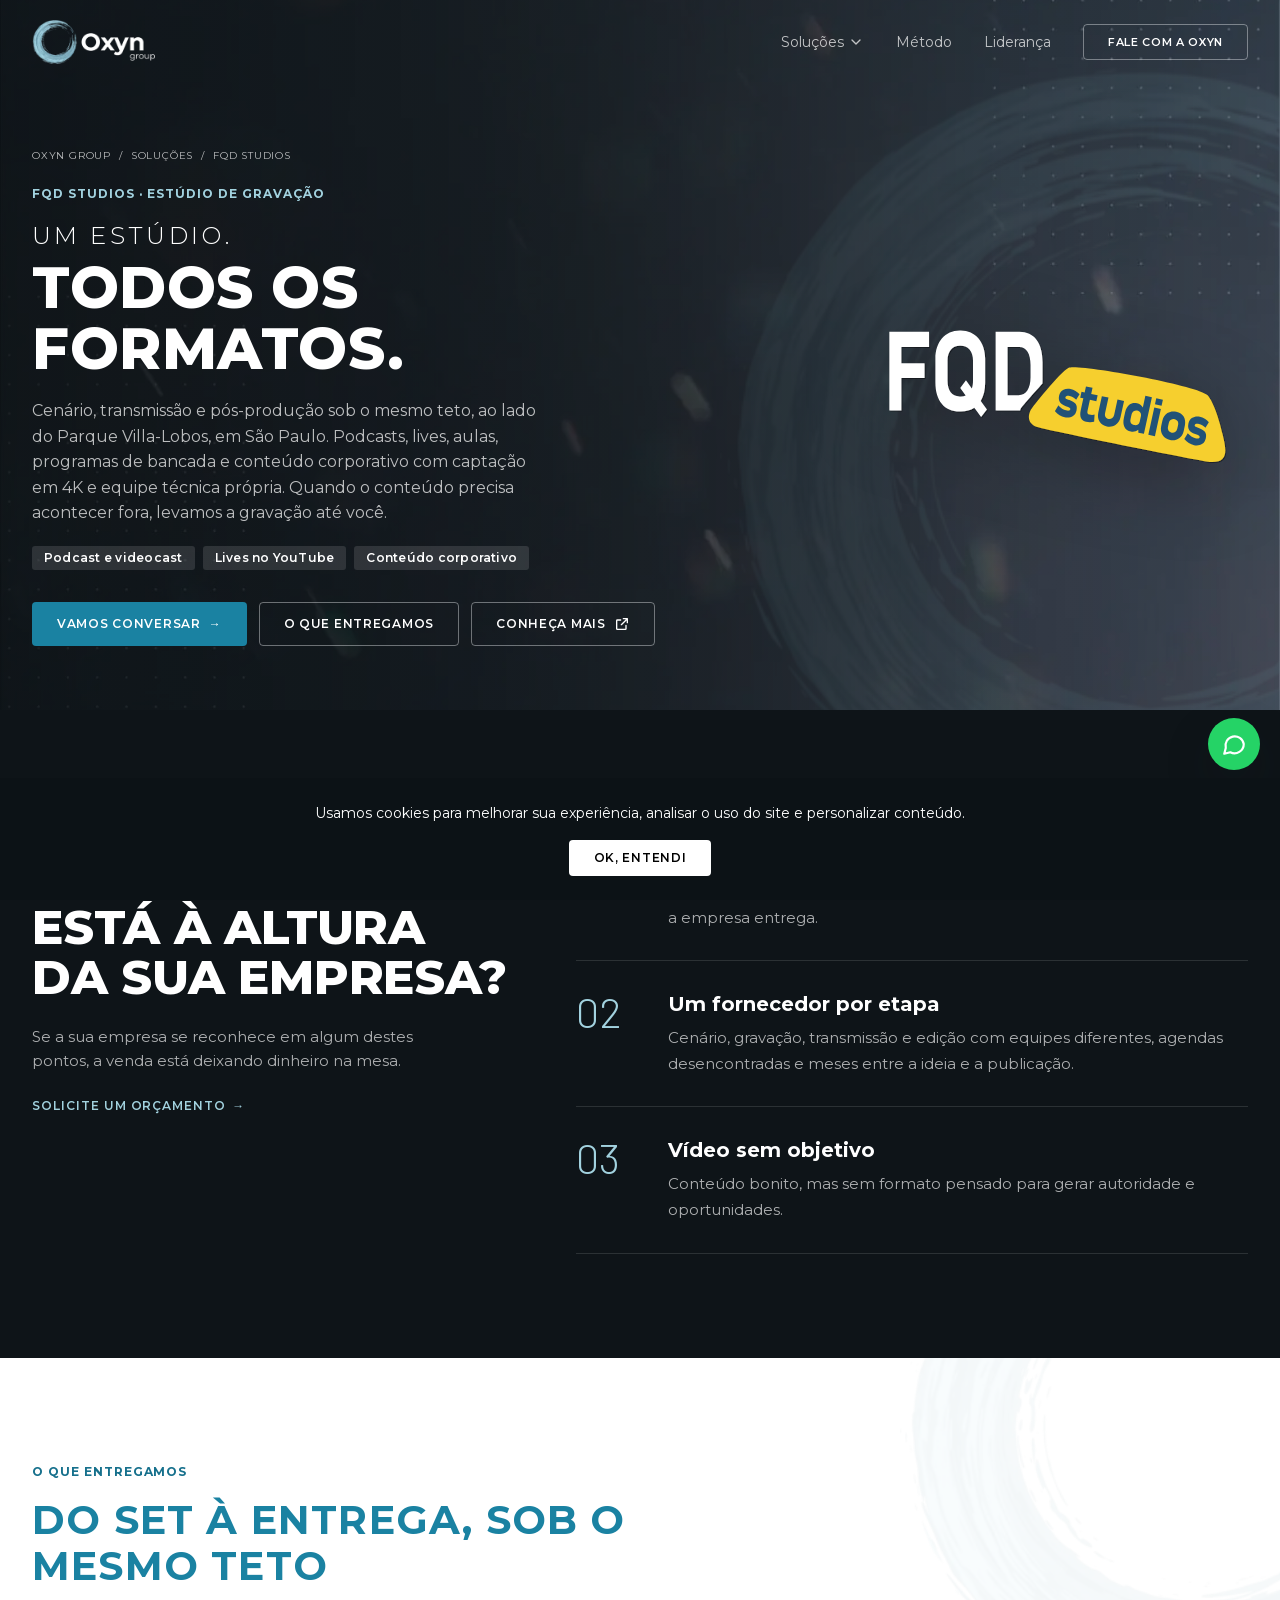
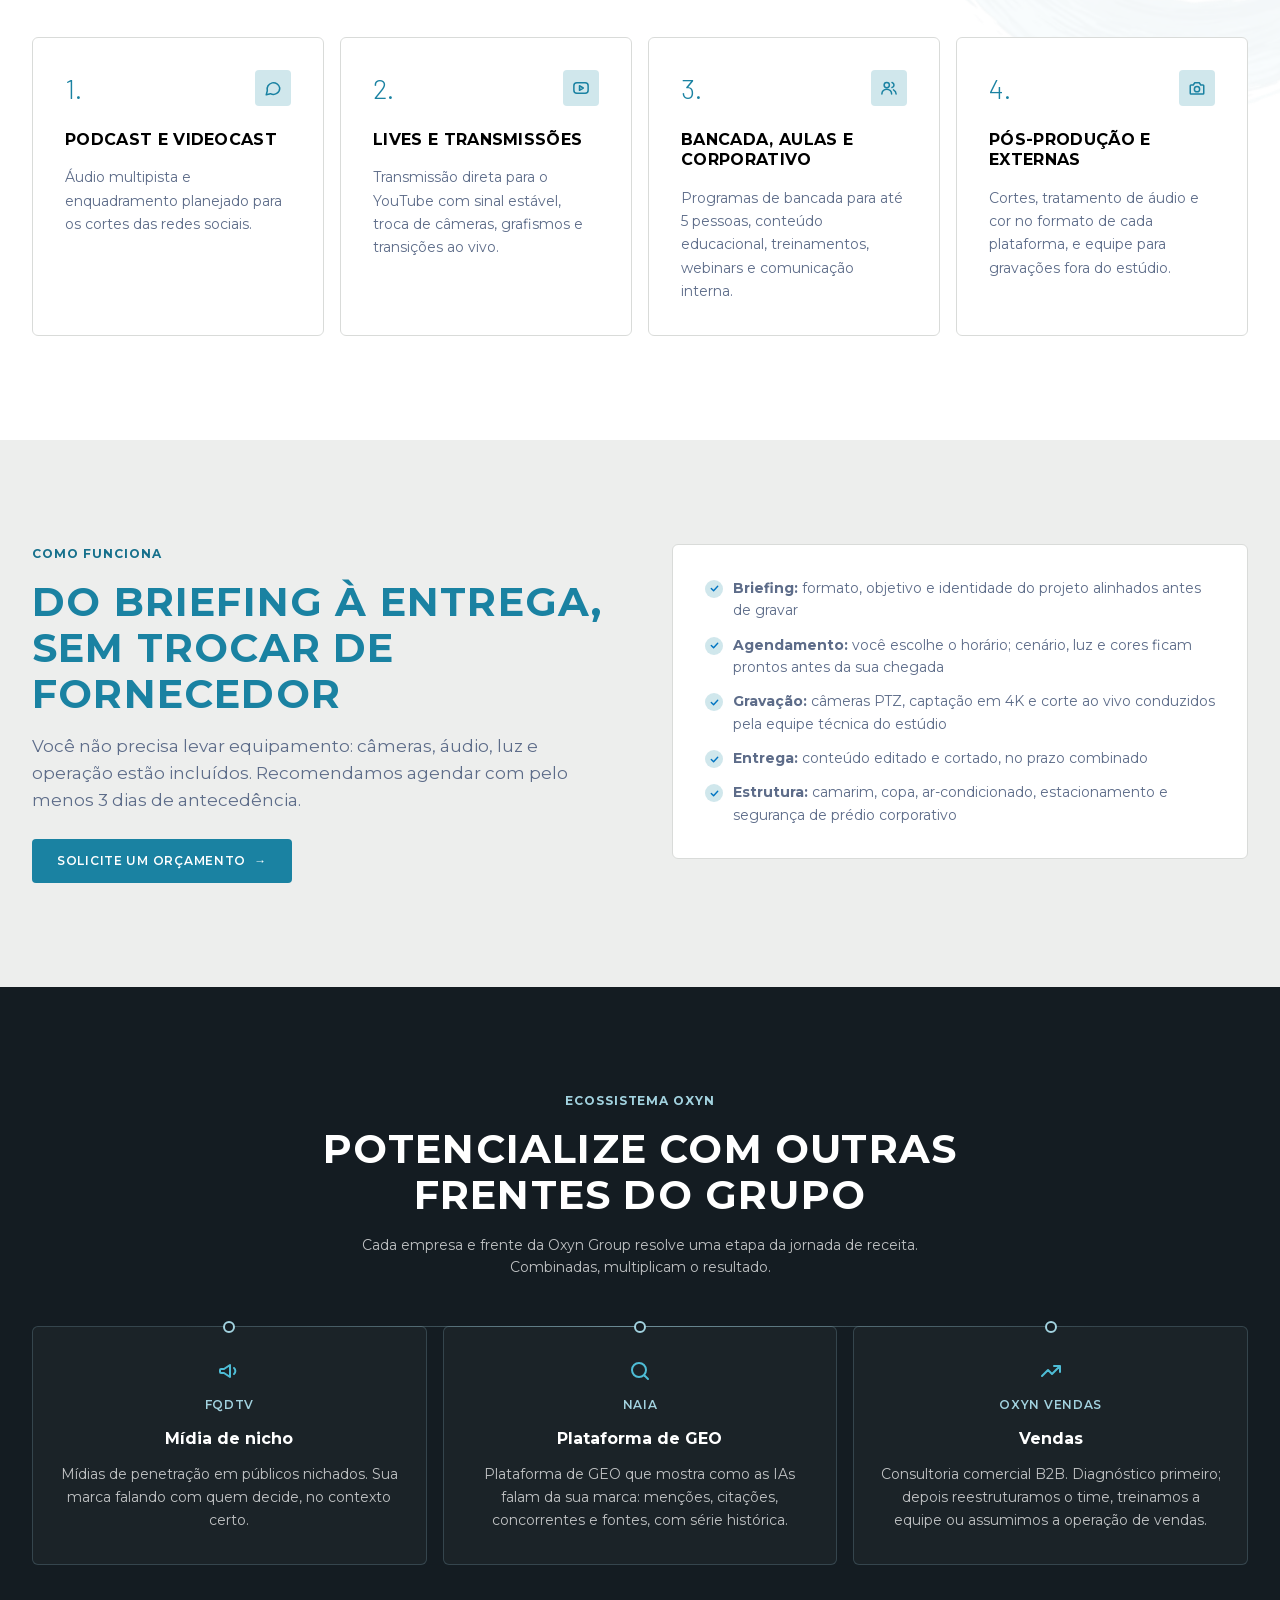
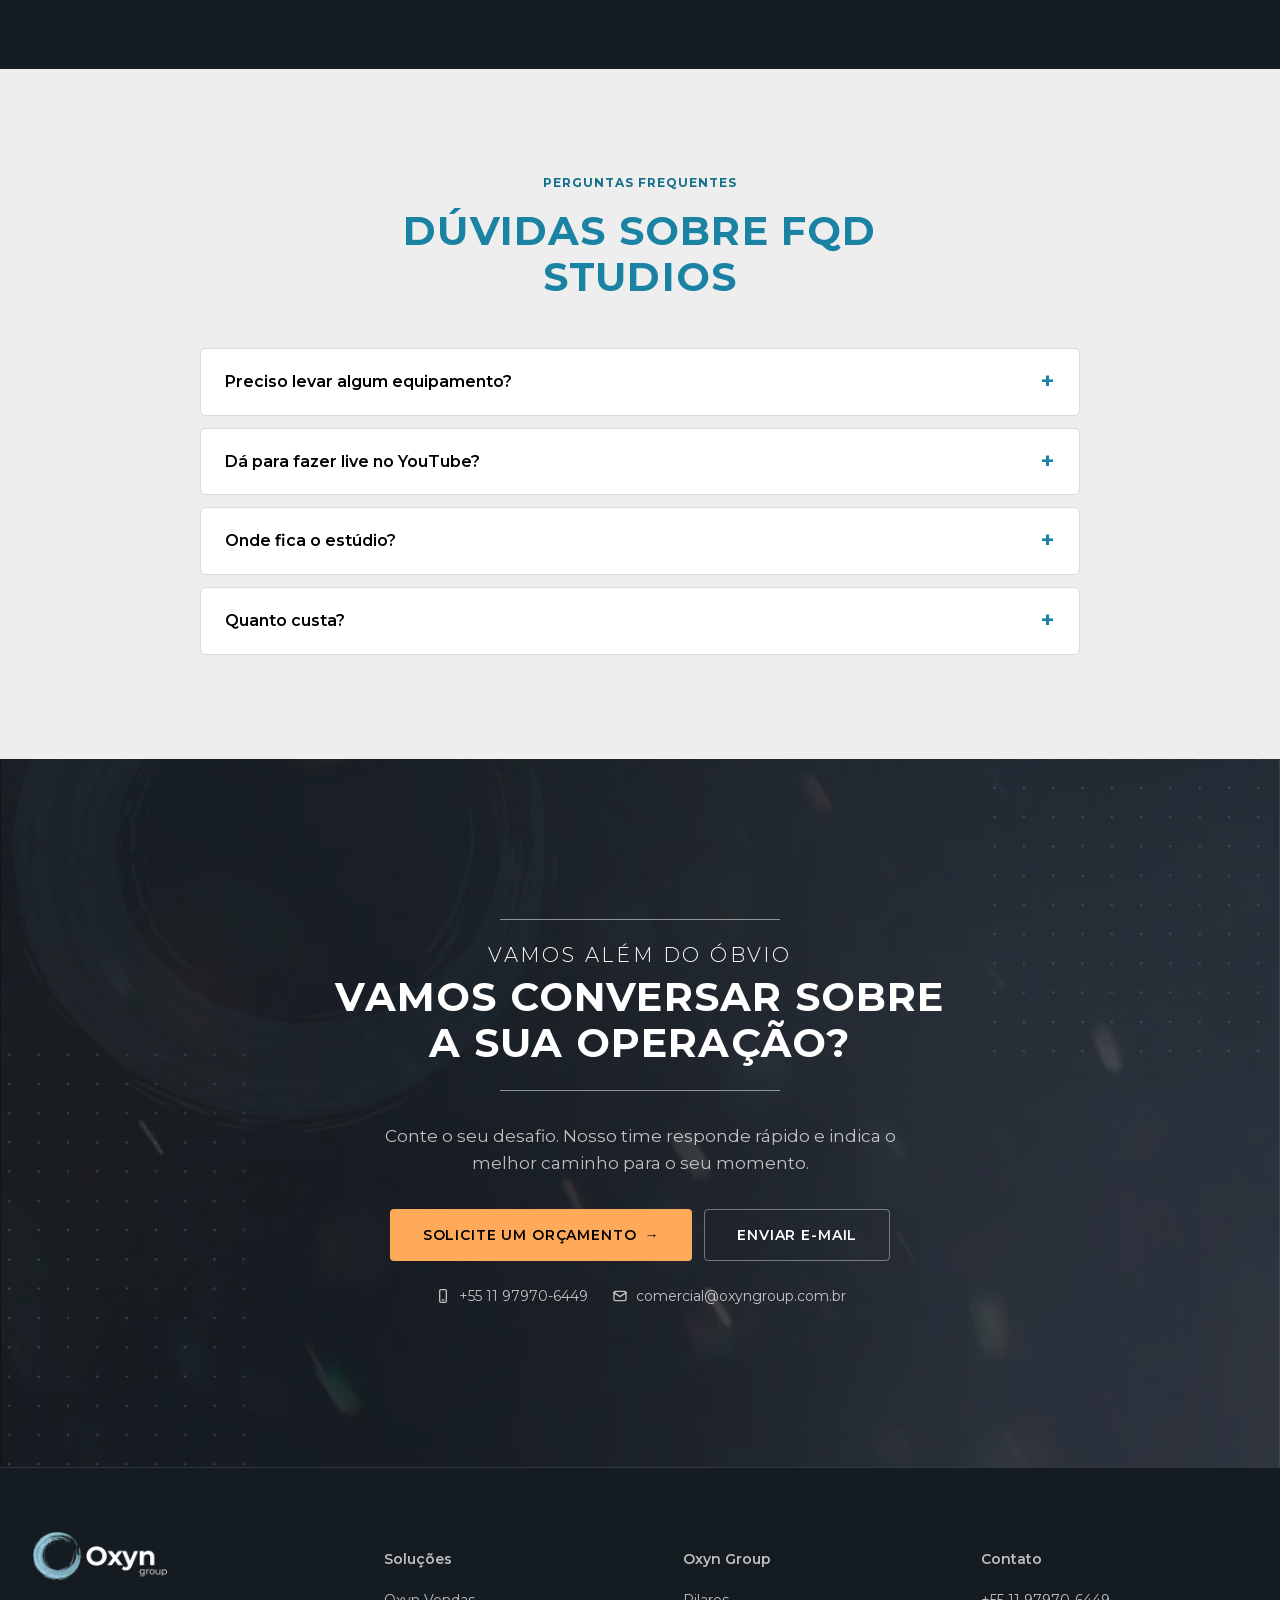
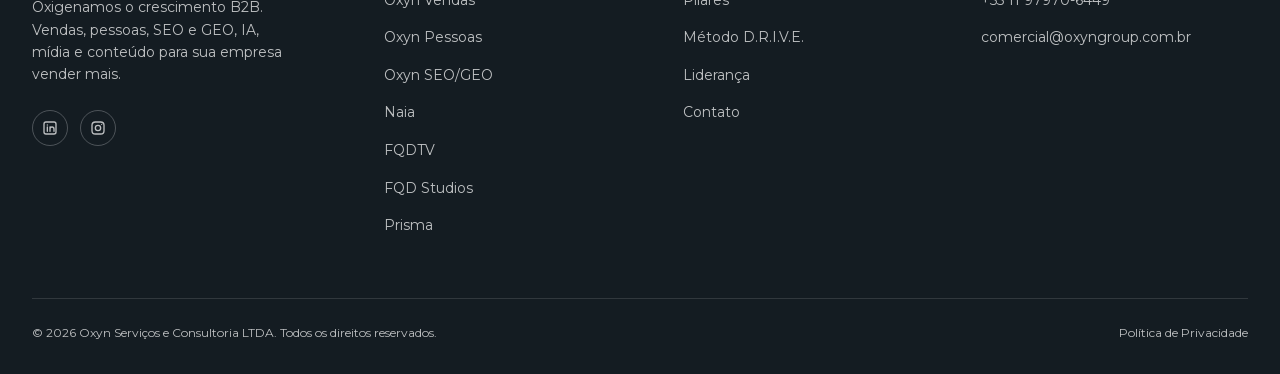
<file: solucoes/fqd-studios.html>
<!doctype html>
<html lang="pt-BR">
<head>
<meta charset="utf-8">
<meta name="viewport" content="width=device-width, initial-scale=1">
<!-- Google Tag Manager -->
<script>
  window.dataLayer = window.dataLayer || [];
  function gtag(){dataLayer.push(arguments);}
  gtag('js', new Date());
  dataLayer.push({'gtm.start': new Date().getTime(), event: 'gtm.js'});
</script>
<script async src="https://www.googletagmanager.com/gtm.js?id=GTM-NHPPKLLN"></script>
<!-- End Google Tag Manager -->
<title>Estúdio de podcast e vídeo em São Paulo | FQD Studios</title>
<meta name="description" content="Estúdio em São Paulo para podcast, videocast, lives, aulas e conteúdo corporativo, com captação em 4K, pós-produção e gravações externas.">
<link rel="canonical" href="https://www.oxyngroup.com.br/solucoes/fqd-studios">
<meta name="theme-color" content="#141C22">
<meta property="og:type" content="website">
<meta property="og:locale" content="pt_BR">
<meta property="og:site_name" content="Oxyn Group">
<meta property="og:title" content="Estúdio de podcast e vídeo em São Paulo | FQD Studios">
<meta property="og:description" content="Estúdio em São Paulo para podcast, videocast, lives, aulas e conteúdo corporativo, com captação em 4K, pós-produção e gravações externas.">
<meta property="og:url" content="https://www.oxyngroup.com.br/solucoes/fqd-studios">
<meta property="og:image" content="https://www.oxyngroup.com.br/assets/img/og-oxyn.jpg">
<meta property="og:image:width" content="1200">
<meta property="og:image:height" content="630">
<meta name="twitter:card" content="summary_large_image">
<link rel="icon" href="/assets/img/favicon.png" type="image/png">
<link rel="apple-touch-icon" href="/assets/img/apple-touch-icon.png">
<link rel="preload" href="/assets/fonts/montserrat-latin.woff2" as="font" type="font/woff2" crossorigin>
<link rel="preload" href="/assets/img/foto-abstrato-capa.webp" as="image" fetchpriority="high">
<style>@font-face{font-family:"Montserrat";font-style:normal;font-weight:300 800;font-display:swap;src:url("/assets/fonts/montserrat-latin.woff2") format("woff2")}@font-face{font-family:"Barlow";font-style:normal;font-weight:300;font-display:swap;src:url("/assets/fonts/barlow-300-latin.woff2") format("woff2")}@font-face{font-family:"Barlow";font-style:normal;font-weight:400;font-display:swap;src:url("/assets/fonts/barlow-400-latin.woff2") format("woff2")}@font-face{font-family:"Barlow";font-style:normal;font-weight:600;font-display:swap;src:url("/assets/fonts/barlow-600-latin.woff2") format("woff2")}:root{--color-navy:#141C22;--color-navy-deep:#0C1216;--color-primary:#1A82A2;--color-primary-hover:#146B86;--color-accent:#A2D2DF;--color-lagoa:#4EBDD6;--color-amber:#FFA95B;--color-nevoa:#D0E7EC;--color-linho:#FBF6F3;--color-ardosia:#5D6C89;--color-bg:#EDEEED;--color-surface:#FFFFFF;--color-muted:#EDEEED;--color-text:#000000;--color-text-muted:#5D6C89;--color-border:#D9DBD9;--color-gray:#C2C2C2;--color-on-dark:#FFFFFF;--color-on-dark-muted:rgba(255,255,255,.72);--color-glass:rgba(255,255,255,.04);--color-glass-border:rgba(255,255,255,.12);--c-cyan:#4EBDD6;--c-blue:#1A82A2;--c-teal:#1A82A2;--c-green:#5D6C89;--c-purple:#5D6C89;--c-steel:#5D6C89;--grad-brand:var(--color-primary);--grad-image-fade:linear-gradient(to top,rgba(0,0,0,.85),rgba(0,0,0,.4) 55%,rgba(0,0,0,0));--grad-hero-overlay:linear-gradient(90deg,rgba(12,18,22,.88) 0%,rgba(12,18,22,.62) 60%,rgba(12,18,22,.4) 100%);--font-heading:"Montserrat",Arial,sans-serif;--font-body:"Montserrat",Arial,sans-serif;--font-data:"Barlow",Arial,sans-serif;--fs-display:clamp(2.1rem,1.3rem + 3vw,3.6rem);--fs-h2:clamp(1.6rem,1.15rem + 1.7vw,2.5rem);--fs-h3:clamp(1.35rem,1.1rem + 1vw,1.85rem);--fs-h4:1.2rem;--fs-h5:1.05rem;--fs-lead:1.0625rem;--fs-body:1rem;--fs-sm:.875rem;--fs-xs:.75rem;--fs-stat:clamp(2.6rem,1.9rem + 2.4vw,4rem);--lh-tight:1.05;--lh-heading:1.15;--lh-body:1.6;--ls-display:.01em;--ls-eyebrow:.08em;--ls-title:.03em;--r-sm:3px;--r-md:4px;--r-lg:6px;--r-xl:8px;--r-section:0px;--r-pill:4px;--space-1:4px;--space-2:8px;--space-3:12px;--space-4:16px;--space-5:20px;--space-6:24px;--space-8:32px;--space-10:40px;--space-12:48px;--space-16:64px;--section-y:104px;--section-y-sm:88px;--section-y-cta:160px;--container:1240px;--gutter:32px;--shadow-sm:0 1px 2px rgba(0,0,0,.06);--shadow-md:0 8px 24px rgba(20,28,34,.08);--shadow-lg:0 20px 48px rgba(20,28,34,.18);--ease:cubic-bezier(.2,.7,.2,1);--dur:.3s;--nav-h:84px}@media (max-width:768px){:root{--gutter:16px;--section-y:72px;--section-y-sm:64px;--section-y-cta:104px;--nav-h:68px}}*,*::before,*::after{box-sizing:border-box}html{scroll-behavior:smooth;-webkit-text-size-adjust:100%}body{margin:0;font-family:var(--font-body);font-size:var(--fs-body);font-weight:500;line-height:var(--lh-body);color:var(--color-text);background:var(--color-surface);-webkit-font-smoothing:antialiased;overflow-x:hidden}img,svg{display:block;max-width:100%}a{color:inherit;text-decoration:none}h1,h2,h3,h4,h5,p{margin:0}ul{margin:0;padding:0;list-style:none}button{font:inherit;cursor:pointer}:focus-visible{outline:2px solid var(--color-accent);outline-offset:3px;border-radius:4px}[hidden]{display:none!important}.container{width:100%;max-width:calc(var(--container) + var(--gutter)*2);margin-inline:auto;padding-inline:var(--gutter)}.section{position:relative;padding-block:var(--section-y);--fg:var(--color-text);--fg-muted:var(--color-text-muted);--eyebrow:var(--color-primary);color:var(--fg)}.section--white{background:var(--color-surface)}.section--light{background:var(--color-bg)}.section--navy,.section--gradient,.section--overlay{--fg:var(--color-on-dark);--fg-muted:var(--color-on-dark-muted);--eyebrow:var(--color-accent)}.section--navy{background:var(--color-navy)}.section--gradient{background:var(--grad-brand)}.section--overlap{margin-top:calc(var(--r-section) * -1.5);border-radius:var(--r-section) var(--r-section) 0 0;z-index:2}.section--overlay{background:var(--color-navy-deep);overflow:hidden;padding-block:var(--section-y-cta)}.section--tight{padding-block:var(--section-y-sm)}.section-head{max-width:640px;margin-bottom:var(--space-12);display:grid;gap:var(--space-4)}.section-head--center{margin-inline:auto;text-align:center;justify-items:center}.section-head--split{max-width:none;display:flex;align-items:flex-end;justify-content:space-between;gap:var(--space-8)}.section-head--split>div:first-child{max-width:640px;display:grid;gap:var(--space-4)}.grid{display:grid;gap:var(--space-4)}.grid--2{grid-template-columns:repeat(2,1fr);gap:var(--space-4)}.grid--3{grid-template-columns:repeat(3,1fr)}.grid--4{grid-template-columns:repeat(4,1fr)}@media (max-width:1024px){.grid--4{grid-template-columns:repeat(2,1fr)}.grid--3{grid-template-columns:repeat(2,1fr)}}@media (max-width:640px){.grid--2,.grid--3,.grid--4{grid-template-columns:1fr}}.display,.h2,.h3,.h4,.h5{font-family:var(--font-heading);color:var(--fg,var(--color-text))}.display{font-size:var(--fs-display);font-weight:800;line-height:var(--lh-tight);letter-spacing:var(--ls-display)}.h2{font-size:var(--fs-h2);font-weight:700;line-height:var(--lh-heading);letter-spacing:-.01em}.h3{font-size:var(--fs-h3);font-weight:700;line-height:1.2}.h4{font-size:var(--fs-h4);font-weight:600;line-height:1.3}.h5{font-size:var(--fs-h5);font-weight:600;line-height:1.5}.eyebrow{font-family:var(--font-body);font-size:var(--fs-sm);font-weight:600;letter-spacing:var(--ls-eyebrow);text-transform:uppercase;color:var(--eyebrow,var(--color-primary))}.lead{font-size:var(--fs-lead);line-height:1.6;color:var(--fg-muted,var(--color-text-muted));max-width:560px}.section-head--center .lead{margin-inline:auto}.small{font-size:var(--fs-sm);line-height:1.6}.xs{font-size:var(--fs-xs)}.text-muted{color:var(--fg-muted,var(--color-text-muted))}.btn{display:inline-flex;align-items:center;justify-content:center;gap:var(--space-2);height:40px;padding:0 var(--space-6);border-radius:var(--r-pill);border:1px solid transparent;font-size:var(--fs-sm);font-weight:500;line-height:1;white-space:nowrap;transition:background var(--dur) var(--ease),border-color var(--dur) var(--ease),transform var(--dur) var(--ease),color var(--dur)}.btn:hover{transform:translateY(-1px)}.btn--primary{background:var(--color-primary);color:var(--color-on-dark)}.btn--primary:hover{background:var(--color-primary-hover)}.btn--ghost{background:transparent;color:var(--color-on-dark);border-color:rgba(245,247,250,.4)}.btn--ghost:hover{background:rgba(245,247,250,.1);border-color:rgba(245,247,250,.7)}.btn--outline{background:transparent;color:var(--color-navy);border-color:var(--color-border)}.btn--outline:hover{border-color:var(--color-navy)}.btn--lg{height:48px;padding:0 var(--space-8);font-size:var(--fs-body)}.btn--sm{height:36px;padding:0 var(--space-4)}.btn .arrow{transition:transform var(--dur) var(--ease)}.btn:hover .arrow,.link-arrow:hover .arrow{transform:translateX(3px)}.link-arrow{display:inline-flex;align-items:center;gap:6px;font-size:var(--fs-sm);font-weight:600;color:var(--color-primary)}.section--navy .link-arrow,.card--case .link-arrow{color:var(--color-accent)}.btn-row{display:flex;flex-wrap:wrap;gap:var(--space-3)}.tag{--t:var(--c-blue);display:inline-flex;align-items:center;padding:4px 12px;border-radius:var(--r-pill);font-size:var(--fs-xs);font-weight:500;line-height:16px;color:var(--t);background:color-mix(in srgb,var(--t) 10%,transparent)}.tag--cyan{--t:var(--c-cyan)}.tag--blue{--t:var(--c-blue)}.tag--teal{--t:var(--c-teal)}.tag--green{--t:var(--c-green)}.tag--purple{--t:var(--c-purple)}.tag--steel{--t:var(--c-steel)}.tag--dark{color:var(--color-on-dark);background:rgba(255,255,255,.12)}.tag--solid{color:var(--color-on-dark);background:color-mix(in srgb,var(--t) 85%,black)}.tags{display:flex;flex-wrap:wrap;gap:var(--space-2)}.icon{width:24px;height:24px;flex:none;stroke:currentColor;fill:none;stroke-width:2;stroke-linecap:round;stroke-linejoin:round}.icon--sm{width:16px;height:16px}.icon--lg{width:28px;height:28px}.icon--cyan{color:var(--c-cyan)}.icon--blue{color:var(--c-blue)}.icon--teal{color:var(--c-teal)}.icon--green{color:var(--c-green)}.icon--purple{color:var(--c-purple)}.icon--steel{color:var(--c-steel)}.icon-badge{display:inline-grid;place-items:center;width:36px;height:36px;border-radius:50%;background:color-mix(in srgb,var(--color-primary) 10%,transparent);color:var(--color-primary)}.icon-badge .icon{width:18px;height:18px}.num{font-size:var(--fs-xs);font-weight:600;letter-spacing:.03em;color:var(--color-primary)}.divider{height:1px;background:var(--color-border);border:0;margin:var(--space-4) 0}.section--navy .divider,.section--gradient .divider{background:var(--color-glass-border)}.card{position:relative;border-radius:var(--r-lg);padding:var(--space-8);display:flex;flex-direction:column;gap:var(--space-3);transition:transform var(--dur) var(--ease),box-shadow var(--dur) var(--ease),border-color var(--dur)}.card p{font-size:var(--fs-sm);line-height:1.65;color:var(--fg-muted,var(--color-text-muted))}.card--soft{background:var(--color-muted)}.section--light .card--soft{background:var(--color-surface)}.card--soft:hover{transform:translateY(-3px);box-shadow:var(--shadow-md)}.card--glass{background:var(--color-glass);border:1px solid var(--color-glass-border);padding:28px}.card--glass:hover{border-color:rgba(162,210,223,.45);background:rgba(255,255,255,.07)}.card--glass .h5{color:var(--color-on-dark)}.card--feature .card__top{display:flex;align-items:center;gap:var(--space-3);margin-bottom:var(--space-3)}.card--feature .h4{margin-bottom:var(--space-1)}.bento{display:grid;grid-template-columns:repeat(12,1fr);gap:var(--space-4)}.bento>.card--service{grid-column:span 3}.bento>.card--service:nth-child(-n+3){grid-column:span 4}.card--service{min-height:260px}.card--service .h3{margin-top:var(--space-2)}.card--service .tags{margin-top:auto;padding-top:var(--space-3)}@media (max-width:1024px){.bento{grid-template-columns:repeat(2,1fr)}.bento>.card--service,.bento>.card--service:nth-child(-n+3){grid-column:auto}.bento>.card--service:first-child{grid-column:span 2}}@media (max-width:640px){.bento{grid-template-columns:1fr}.bento>.card--service:first-child{grid-column:auto}}.card--case{--img:none;min-height:420px;padding:var(--space-6);justify-content:flex-end;overflow:hidden;color:var(--color-on-dark);background:var(--img) center/cover no-repeat,var(--ph,var(--grad-brand))}.card--case::before{content:"";position:absolute;inset:0;background:var(--grad-image-fade);transition:opacity var(--dur)}.card--case>*{position:relative}.card--case .h4{color:var(--color-on-dark);font-weight:700;max-width:30ch}.card--case .case__logo{font-family:var(--font-heading);font-weight:800;font-size:1.5rem;letter-spacing:-.02em}.card--case .case__foot{display:flex;align-items:center;justify-content:space-between;gap:var(--space-4);flex-wrap:wrap}.card--case:hover{transform:translateY(-3px);box-shadow:var(--shadow-lg)}.card--result{--t:var(--c-cyan);background:rgba(0,40,77,.55);border:1px solid var(--color-glass-border);border-left:3px solid var(--t);padding:var(--space-6) var(--space-6) var(--space-8);gap:var(--space-2);backdrop-filter:blur(6px)}.card--result .result__label{display:flex;align-items:center;gap:var(--space-2);font-size:var(--fs-xs);font-weight:600;letter-spacing:.04em;text-transform:uppercase;color:var(--color-on-dark)}.card--result .result__label .icon{color:var(--t);width:16px;height:16px}.card--result .result__value{font-family:var(--font-heading);font-weight:800;font-size:var(--fs-stat);line-height:1.1;color:var(--t);margin-top:var(--space-3)}.card--result .result__metric{font-weight:600;color:var(--color-on-dark)}.card--result .result__sub{font-size:var(--fs-xs);color:var(--t)}.card--result .divider{margin:var(--space-4) 0}.card--result.is-white{--t:var(--color-on-dark)}.card--result.is-white .result__sub{color:var(--c-cyan)}.card--tool .tool__logo{font-family:var(--font-heading);font-weight:800;font-size:1.6rem;letter-spacing:-.03em;color:var(--color-navy)}.card--tool .tool__logo span{color:var(--c-teal)}.card--tool .h4{font-size:1.25rem}.eco{position:relative}.eco::before{content:"";position:absolute;left:12.5%;right:12.5%;top:0;height:1px;background:linear-gradient(90deg,transparent,rgba(162,210,223,.5),transparent)}.card--eco{align-items:center;text-align:center;background:rgba(255,255,255,.03);border:1px solid rgba(162,210,223,.2);padding:var(--space-8) var(--space-6)}.card--eco::before{content:"";position:absolute;top:-6px;left:50%;width:12px;height:12px;margin-left:-6px;border-radius:50%;border:2px solid var(--color-accent);background:var(--color-navy)}.card--eco .h5{font-size:1rem;font-weight:700;color:var(--color-on-dark)}@media (max-width:1024px){.eco::before{display:none}}.nav{position:fixed;inset:0 0 auto;z-index:50;height:var(--nav-h);display:flex;align-items:center;transition:background var(--dur) var(--ease),box-shadow var(--dur),height var(--dur)}.nav.is-scrolled{background:rgba(20,28,34,.94);backdrop-filter:blur(10px);box-shadow:0 1px 0 rgba(245,247,250,.08);height:64px}.nav .container{display:flex;align-items:center;justify-content:space-between;gap:var(--space-6)}.brand{display:flex;flex-direction:column;line-height:1;color:var(--color-on-dark)}.brand__name{font-family:var(--font-heading);font-weight:800;font-size:1.35rem;letter-spacing:-.01em}.brand__sub{font-size:.58rem;font-weight:600;letter-spacing:.14em;text-transform:uppercase;color:var(--color-accent);margin-top:3px}.nav__links{display:flex;align-items:center;gap:var(--space-8);font-size:var(--fs-sm);color:var(--color-on-dark-muted)}.nav__links a:hover{color:var(--color-on-dark)}.nav__lang{display:inline-flex;align-items:center;gap:6px}.nav__toggle{display:none;background:none;border:0;color:var(--color-on-dark);padding:8px}@media (max-width:900px){.nav__toggle{display:block}.nav__links{position:fixed;inset:var(--nav-h) 0 auto;flex-direction:column;align-items:flex-start;gap:var(--space-5);padding:var(--space-6) var(--gutter) var(--space-8);background:var(--color-navy);transform:translateY(-120%);transition:transform var(--dur) var(--ease);z-index:-1}.nav.is-open .nav__links{transform:none}.nav.is-open{background:var(--color-navy)}}.hero{--img:none;position:relative;min-height:min(100vh,900px);display:flex;align-items:center;color:var(--color-on-dark);padding-block:calc(var(--nav-h) + var(--space-16)) var(--space-16);background:var(--img) center/cover no-repeat,var(--ph-hero);--fg:var(--color-on-dark);--fg-muted:var(--color-on-dark-muted);--eyebrow:var(--color-accent)}.hero::before{content:"";position:absolute;inset:0;background:var(--grad-hero-overlay)}.hero>.container{position:relative}.hero__content{max-width:680px;display:grid;gap:var(--space-5)}.hero .lead{font-size:var(--fs-body);max-width:520px}.hero .btn-row{margin-top:var(--space-3)}:root{--ph-hero:#1b252d}.marquee{overflow:hidden;mask-image:linear-gradient(90deg,transparent,#000 6%,#000 94%,transparent)}.marquee__track{display:flex;width:max-content;animation:marquee 40s linear infinite}.marquee__track>*{flex:none;margin-right:var(--space-8)}.marquee:hover .marquee__track{animation-play-state:paused}.logo-tile{display:grid;place-items:center;width:150px;height:64px;border-radius:var(--r-sm);background:var(--color-bg);border:1px solid var(--color-border);font-family:var(--font-heading);font-weight:700;color:#7d8fa0;font-size:1rem;letter-spacing:-.01em}@keyframes marquee{to{transform:translateX(-50%)}}@media (prefers-reduced-motion:reduce){.marquee__track{animation:none}}.stats-band{position:relative;overflow:hidden;border-radius:var(--r-lg);background:var(--color-navy);color:var(--color-on-dark);padding:var(--space-16) var(--space-8)}.stats-band::before{content:"";position:absolute;inset:0;opacity:.35;background-image:radial-gradient(rgba(255,255,255,.5) 1px,transparent 1.5px);background-size:22px 22px;mask-image:radial-gradient(ellipse at center,#000 20%,transparent 75%)}.stats{position:relative;display:grid;grid-template-columns:repeat(4,1fr);max-width:960px;margin-inline:auto}.stat{text-align:center;padding:var(--space-4) var(--space-6)}.stat+.stat{border-left:1px solid rgba(245,247,250,.25)}.stat__value{font-family:var(--font-heading);font-weight:800;font-size:var(--fs-stat);line-height:1.1;color:var(--color-accent)}.stat__label{margin-top:var(--space-2);font-size:var(--fs-xs);font-weight:500;text-transform:uppercase;letter-spacing:.04em;color:var(--color-on-dark-muted)}@media (max-width:768px){.stats{grid-template-columns:repeat(2,1fr);row-gap:var(--space-6)}.stat:nth-child(3){border-left:0}}.partners{display:flex;flex-wrap:wrap;justify-content:center;gap:var(--space-10) var(--space-16);max-width:760px;margin-inline:auto}.partner{display:grid;place-items:center;width:120px;height:56px;font-family:var(--font-heading);font-weight:700;color:#8a9aa9;filter:grayscale(1);opacity:.85;transition:opacity var(--dur),filter var(--dur)}.partner:hover{filter:none;opacity:1;color:var(--color-navy)}.carousel{position:relative}.carousel__track{display:grid;grid-auto-flow:column;grid-auto-columns:min(720px,86%);gap:var(--space-4);overflow-x:auto;scroll-snap-type:x mandatory;scrollbar-width:none;padding-bottom:var(--space-2)}.carousel__track::-webkit-scrollbar{display:none}.carousel__track>*{scroll-snap-align:start}.carousel__arrows{display:flex;gap:var(--space-2)}.carousel__arrow{display:grid;place-items:center;width:32px;height:32px;border-radius:50%;background:transparent;border:1px solid rgba(245,247,250,.3);color:var(--color-on-dark);transition:background var(--dur)}.carousel__arrow:hover{background:rgba(245,247,250,.1)}.carousel__dots{display:flex;justify-content:center;gap:6px;margin-top:var(--space-6)}.carousel__dot{width:6px;height:6px;border-radius:var(--r-pill);border:0;padding:0;background:rgba(245,247,250,.35);transition:width var(--dur),background var(--dur)}.carousel__dot.is-active{width:22px;background:var(--color-accent)}.cta-final{--img:none;background:var(--img) center/cover no-repeat,var(--ph-cta)}.cta-final::before{content:"";position:absolute;inset:0;background:rgba(12,18,22,.6)}.cta-final>.container{position:relative}.cta-final .section-head{margin-bottom:var(--space-8)}:root{--ph-cta:#141C22}.footer{background:var(--color-navy);color:var(--color-on-dark);padding-block:var(--space-16) var(--space-8);border-top:1px solid var(--color-glass-border)}.footer__grid{display:grid;grid-template-columns:1.2fr 1fr 1fr 1fr;gap:var(--space-8)}.footer h4,.footer__t{font-size:var(--fs-sm);font-weight:600;margin-bottom:var(--space-4);font-family:var(--font-body)}.footer li{margin-bottom:var(--space-3)}.footer li a,.footer p{font-size:var(--fs-sm);color:var(--color-on-dark-muted)}.footer li a:hover{color:var(--color-on-dark)}.footer p{margin-top:var(--space-4);max-width:260px}.socials{display:flex;gap:var(--space-3);margin-top:var(--space-6)}.socials a{display:grid;place-items:center;width:36px;height:36px;border-radius:50%;border:1px solid rgba(245,247,250,.25);color:var(--color-on-dark-muted)}.socials a:hover{color:var(--color-on-dark);border-color:var(--color-accent)}.footer__bottom{display:flex;justify-content:space-between;gap:var(--space-4);flex-wrap:wrap;margin-top:var(--space-12);padding-top:var(--space-6);border-top:1px solid var(--color-glass-border);font-size:var(--fs-xs);color:var(--color-on-dark-muted)}@media (max-width:900px){.footer__grid{grid-template-columns:1fr 1fr}}@media (max-width:560px){.footer__grid{grid-template-columns:1fr}}.cookie{position:fixed;inset:auto 0 0;z-index:60;background:#0b0b0b;color:#fff;padding:var(--space-6) var(--gutter);display:flex;flex-direction:column;align-items:center;gap:var(--space-4);text-align:center;font-size:var(--fs-sm)}.cookie .btn{background:#fff;color:#111;height:36px;font-weight:600}@media (max-width:768px){.section-head--split{flex-direction:column;align-items:flex-start}}[data-reveal]{opacity:0;transform:translateY(16px);transition:opacity .7s var(--ease),transform .7s var(--ease)}[data-reveal].is-visible{opacity:1;transform:none}@media (prefers-reduced-motion:reduce){[data-reveal]{opacity:1;transform:none}}.nav__links a[aria-current="page"]{color:var(--color-on-dark)}.nav__drop{position:relative}.nav__drop>button{display:inline-flex;align-items:center;gap:4px;background:none;border:0;padding:0;color:inherit;font-size:inherit}.nav__drop>button:hover{color:var(--color-on-dark)}.nav__menu{position:absolute;top:calc(100% + 14px);left:-16px;min-width:280px;display:grid;gap:2px;padding:var(--space-2);border-radius:var(--r-md);background:var(--color-navy);border:1px solid var(--color-glass-border);box-shadow:var(--shadow-lg);opacity:0;visibility:hidden;transform:translateY(-6px);transition:opacity var(--dur),transform var(--dur),visibility var(--dur)}.nav__drop:hover .nav__menu,.nav__drop:focus-within .nav__menu,.nav__drop.is-open .nav__menu{opacity:1;visibility:visible;transform:none}.nav__menu a{display:grid;gap:2px;padding:10px 12px;border-radius:var(--r-sm)}.nav__menu a:hover{background:rgba(245,247,250,.06)}.nav__menu b{font-weight:600;color:var(--color-on-dark);font-size:var(--fs-sm)}.nav__menu small{font-size:var(--fs-xs);color:var(--color-on-dark-muted)}@media (max-width:900px){.nav__links{max-height:calc(100vh - var(--nav-h));overflow-y:auto}.nav__drop{width:100%}.nav__menu{position:static;opacity:1;visibility:visible;transform:none;box-shadow:none;border:0;padding:var(--space-2) 0 0;min-width:0;background:none}.nav__drop>button{display:none}}.hero--page{min-height:auto;padding-block:calc(var(--nav-h) + var(--space-16)) var(--space-16)}.crumbs{display:flex;gap:8px;font-size:var(--fs-xs);color:var(--color-on-dark-muted);letter-spacing:.04em}.crumbs a:hover{color:var(--color-on-dark)}.logo-tile--text{width:auto;padding:0 24px;font-size:.95rem}a.card--service{color:inherit}.card--service .link-arrow{margin-top:var(--space-2)}.card--service .card__unit{font-size:var(--fs-xs);font-weight:600;letter-spacing:.08em;text-transform:uppercase;color:var(--color-text-muted)}.steps{display:grid;grid-template-columns:repeat(5,1fr);gap:var(--space-4);counter-reset:step}.step{position:relative;padding:var(--space-6);border-radius:var(--r-lg);background:var(--color-muted);display:grid;gap:var(--space-2);align-content:start}.section--light .step{background:#EAEEF5}.step__letter{font-family:var(--font-heading);font-weight:800;font-size:2.5rem;line-height:1;color:var(--color-primary)}.step .h5{margin-top:var(--space-2)}.step p{font-size:var(--fs-sm);color:var(--color-text-muted);line-height:1.6}.steps__result{margin-top:var(--space-4);padding:var(--space-6) var(--space-8);border-radius:var(--r-lg);background:var(--grad-brand);color:var(--color-on-dark);display:flex;align-items:center;justify-content:space-between;gap:var(--space-6);flex-wrap:wrap}.steps__result p{color:var(--color-on-dark-muted);max-width:640px}.steps__result b{font-family:var(--font-heading);font-size:var(--fs-h5);color:var(--color-on-dark)}@media (max-width:1024px){.steps{grid-template-columns:repeat(3,1fr)}}@media (max-width:640px){.steps{grid-template-columns:1fr}}.leader{align-items:flex-start}.leader__photo{width:72px;height:72px;border-radius:50%;background:var(--grad-brand) center/cover no-repeat;border:2px solid rgba(162,210,223,.45);display:grid;place-items:center;font-family:var(--font-heading);font-weight:800;color:var(--color-on-dark);margin-bottom:var(--space-2)}.leader__role{font-size:var(--fs-xs);font-weight:600;letter-spacing:.06em;text-transform:uppercase;color:var(--color-accent)}.checks{display:grid;gap:var(--space-3)}.checks li{position:relative;padding-left:28px;font-size:var(--fs-sm);line-height:1.6;color:var(--fg-muted,var(--color-text-muted))}.checks li::before{content:"";position:absolute;left:0;top:3px;width:18px;height:18px;border-radius:50%;background:color-mix(in srgb,var(--color-primary) 14%,transparent) url("data:image/svg+xml,%3Csvg xmlns='http://www.w3.org/2000/svg' viewBox='0 0 24 24' fill='none' stroke='%230074C2' stroke-width='3' stroke-linecap='round' stroke-linejoin='round'%3E%3Cpath d='m5 12 5 5 9-10'/%3E%3C/svg%3E") center/11px no-repeat}.split{display:grid;grid-template-columns:1fr 1fr;gap:var(--space-16);align-items:start}.split .section-head{margin-bottom:0}@media (max-width:900px){.split{grid-template-columns:1fr;gap:var(--space-8)}}.contact-line{display:flex;justify-content:center;gap:var(--space-6);flex-wrap:wrap;margin-top:var(--space-6);font-size:var(--fs-sm);color:var(--color-on-dark-muted)}.contact-line a{display:inline-flex;align-items:center;gap:8px}.contact-line a:hover{color:var(--color-on-dark)}.stats__source{position:relative;text-align:center;margin-top:var(--space-6);font-size:11px;color:var(--color-on-dark-muted)}.wa-float{position:fixed;right:20px;bottom:20px;z-index:55;display:grid;place-items:center;width:52px;height:52px;border-radius:50%;background:#25D366;color:#fff;box-shadow:var(--shadow-lg);transition:transform var(--dur) var(--ease)}.wa-float:hover{transform:scale(1.06)}.wa-float .icon{width:26px;height:26px}body.has-cookie .wa-float{bottom:130px}.faq{max-width:880px;margin-inline:auto;display:grid;gap:var(--space-3)}.faq details{border-radius:var(--r-lg);background:var(--color-muted);padding:var(--space-5) var(--space-6)}.section--light .faq details{background:#EAEEF5}.faq summary{cursor:pointer;list-style:none;display:flex;justify-content:space-between;gap:var(--space-4);font-family:var(--font-heading);font-weight:600;font-size:var(--fs-h5)}.faq summary::-webkit-details-marker{display:none}.faq summary::after{content:"+";font-size:1.5rem;line-height:1;color:var(--color-primary);transition:transform var(--dur)}.faq details[open] summary::after{transform:rotate(45deg)}.faq details p{margin-top:var(--space-3);font-size:var(--fs-sm);color:var(--color-text-muted);line-height:1.7}.display{font-weight:800;text-transform:uppercase;letter-spacing:var(--ls-display)}.h2{font-weight:700;text-transform:uppercase;letter-spacing:var(--ls-title);line-height:1.15}.section--white .h2,.section--light .h2,.sg .h2{color:var(--color-primary)}.h3{font-weight:700}.h4,.h5{font-weight:600}.thin{display:block;font-weight:300;font-size:.5em;letter-spacing:.14em;margin-bottom:.35em}.display .thin{font-size:.42em}.eyebrow{font-size:var(--fs-xs);font-weight:700;letter-spacing:var(--ls-eyebrow)}.lead{font-weight:400}body{font-weight:400}.card p{font-weight:400}.signature{display:grid;justify-items:center;text-align:center;gap:var(--space-4)}.signature::before,.signature::after{content:"";width:min(280px,60%);height:1px;background:currentColor;opacity:.5}.signature .h2,.signature .display{margin-block:var(--space-2)}.has-ring{position:relative;overflow:hidden;isolation:isolate}.has-ring::after{content:"";position:absolute;z-index:-1;pointer-events:none;width:var(--ring-size,560px);aspect-ratio:1;right:var(--ring-x,-180px);top:var(--ring-y,-200px);background:url("/assets/img/anel.webp") center/contain no-repeat;opacity:var(--ring-o,.1)}.has-ring>.container{position:relative;z-index:1}.hero.has-ring::after{z-index:0;--ring-size:820px;--ring-x:-260px;--ring-y:8%;--ring-o:.22}.hero.has-ring>.container{z-index:2}.has-ring::after{animation:ring-spin 40s linear infinite;will-change:transform}@keyframes ring-spin{to{transform:rotate(360deg)}}@media (prefers-reduced-motion:reduce){.has-ring::after{animation:none!important}}.hero.has-ring::before{z-index:1}.dotgrid{position:absolute;right:var(--gutter);top:-12%;width:240px;height:140px;opacity:.4;pointer-events:none;background-image:radial-gradient(rgba(255,255,255,.7) 1px,transparent 1.5px);background-size:22px 22px}@media (max-width:900px){.dotgrid{display:none}}.brand{align-items:flex-start}.brand__logo{height:44px;width:auto;max-width:none}.nav.is-scrolled .brand__logo{height:38px}.footer .brand__logo{height:48px}@media (max-width:768px){.brand__logo{height:36px}}.btn{font-weight:600;text-transform:uppercase;letter-spacing:.06em;font-size:var(--fs-xs);height:44px;padding:0 var(--space-6)}.btn--lg{height:52px;font-size:var(--fs-sm);padding:0 var(--space-8)}.btn--sm{height:36px;font-size:11px}.btn--outline{color:var(--color-primary);border-color:var(--color-primary)}.btn--outline:hover{background:var(--color-primary);color:#fff}.btn--amber{background:var(--color-amber);color:#000}.btn--amber:hover{background:#ff9a3d}.card--soft{background:var(--color-surface);border:1px solid var(--color-border)}.section--white .card--soft{background:var(--color-surface)}.card--soft:hover{border-color:var(--color-primary);box-shadow:var(--shadow-md)}.card--service .card__unit{color:var(--color-primary)}.card--feature .h4{text-transform:uppercase;letter-spacing:.02em;font-size:1rem;font-weight:700}.icon-badge{border-radius:var(--r-md);background:var(--color-nevoa);color:var(--color-primary)}.tag{border-radius:var(--r-sm);font-weight:600;letter-spacing:.02em}.tag--blue,.tag--teal,.tag--cyan{--t:var(--color-primary)}.num{font-family:var(--font-data);font-weight:300;font-size:1.75rem;line-height:1;color:var(--color-primary);letter-spacing:0;margin-left:auto}.stats-band{background:var(--color-primary);border-radius:0}.stats-band::before{display:none}.stats-band.has-ring{--ring-size:520px;--ring-x:-120px;--ring-y:-140px;--ring-o:.22}.stats-band.has-ring::after{z-index:0}.stats{z-index:1}.stat{text-align:left;padding:var(--space-4) var(--space-6)}.stat+.stat{border-left:1px solid rgba(255,255,255,.3)}.stat__value{font-family:var(--font-data);font-weight:300;color:#fff;letter-spacing:-.01em;white-space:nowrap}.stat__label{text-transform:none;letter-spacing:0;font-size:var(--fs-sm);font-weight:600;color:#fff;margin-top:var(--space-3)}.stat__source{margin-top:var(--space-3);font-size:10px;font-weight:500;letter-spacing:.08em;text-transform:uppercase;color:rgba(255,255,255,.75)}@media (max-width:768px){.stat:nth-child(odd){border-left:0}}.step{background:var(--color-surface);border:1px solid var(--color-border);border-radius:var(--r-lg)}.section--light .step{background:var(--color-surface)}.step__letter{font-family:var(--font-data);font-weight:600;font-size:3rem}.step .h5{text-transform:uppercase;letter-spacing:.03em;font-weight:700;font-size:.95rem}.steps__result{border-radius:var(--r-lg)}.frame{position:relative;display:inline-grid;gap:var(--space-2);padding:var(--space-8) var(--space-10);background:var(--color-surface);color:var(--color-text);max-width:520px}.frame::before{content:"";position:absolute;inset:0;transform:translate(18px,18px);border:1px solid rgba(255,255,255,.85);pointer-events:none}.frame .h2{color:var(--color-primary)}.frame p{color:var(--color-text-muted)}.photo-section{--img:none;background:var(--img) center/cover no-repeat,var(--color-navy)}.photo-section::before{content:"";position:absolute;inset:0;background:rgba(12,18,22,var(--ov,.6))}.photo-section>.container{position:relative;z-index:1}.leader__photo{background-color:var(--color-primary);font-family:var(--font-data);font-weight:400;font-size:1.4rem}.leader .h5{font-size:1.1rem}.grid--leaders{grid-template-columns:repeat(3,1fr)}@media (max-width:1024px){.grid--leaders{grid-template-columns:repeat(2,1fr)}}@media (max-width:640px){.grid--leaders{grid-template-columns:1fr}}.footer{background:var(--color-navy)}.faq details{border-radius:var(--r-lg);background:var(--color-surface);border:1px solid var(--color-border)}.section--light .faq details{background:var(--color-surface)}.faq summary{font-family:var(--font-heading);font-size:1rem;font-weight:600}.cookie{background:var(--color-navy-deep)}.cookie .btn{background:#fff;color:#000}.logo-tile{border-radius:var(--r-sm);background:var(--color-surface);color:var(--color-ardosia);font-weight:600;text-transform:uppercase;letter-spacing:.08em;font-size:.8rem}.checks li::before{background-color:var(--color-nevoa)}.crumbs{text-transform:uppercase;letter-spacing:.08em;font-size:10px}.nav__menu{background:var(--color-navy)}.logo-tile--img{width:170px;padding:0 20px;background:none;border:0}.logo-tile--img img{max-width:124px;max-height:38px;width:auto;height:auto;filter:brightness(0);opacity:.5;transition:opacity var(--dur)}a.logo-tile--img:hover img{opacity:.85}.logo-tile--img img[alt^="Bersaglio"]{max-height:54px}.logo-tile--img:has(img[alt^="Paula Torres"]){width:210px}.logo-tile--img img[alt^="Paula Torres"]{max-width:170px}.sector{display:grid;justify-items:center;align-content:center;gap:12px;width:150px;flex:none;text-align:center}.sector .icon{width:36px;height:36px;stroke-width:1.5;color:var(--color-primary)}.sector span{font-size:var(--fs-xs);font-weight:600;letter-spacing:.08em;text-transform:uppercase;color:var(--color-ardosia);white-space:nowrap}.leak{position:relative;margin-top:var(--space-12)}.leak__phases{display:grid;grid-template-columns:3fr 1fr 2fr;gap:var(--space-4);margin-bottom:var(--space-6)}.leak__phase{font-size:var(--fs-xs);font-weight:600;letter-spacing:.12em;text-transform:uppercase;color:var(--color-accent);padding-bottom:var(--space-3);border-bottom:1px solid rgba(255,255,255,.25)}.leak__steps{position:relative;display:grid;grid-template-columns:repeat(6,1fr);gap:var(--space-4)}.leak__steps::before{content:"";position:absolute;left:0;right:0;top:9px;height:1px;background:rgba(162,210,223,.35)}.leak__step{position:relative;display:grid;gap:var(--space-3);align-content:start;padding-top:36px}.leak__step::before{content:"";position:absolute;top:3px;left:0;width:13px;height:13px;border-radius:50%;background:var(--color-navy);border:2px solid var(--color-accent)}.leak__n{font-family:var(--font-data);font-weight:300;font-size:2.4rem;line-height:1;color:#fff}.leak__stage{font-weight:700;font-size:.95rem;text-transform:uppercase;letter-spacing:.03em;color:#fff}.leak__pain{font-size:var(--fs-sm);color:var(--color-on-dark-muted);line-height:1.6}.leak__front{margin-top:var(--space-2);display:inline-flex;align-items:center;gap:6px;font-size:var(--fs-xs);font-weight:700;letter-spacing:.06em;text-transform:uppercase;color:var(--color-lagoa)}.leak__front:hover{color:#fff}@media (max-width:1024px){.leak__phases{display:none}.leak__steps{grid-template-columns:repeat(3,1fr);row-gap:var(--space-10)}.leak__steps::before{display:none}}@media (max-width:640px){.leak__steps{grid-template-columns:1fr}}.leak__step{display:flex;flex-direction:column;gap:var(--space-3)}.leak__front{margin-top:auto;padding-top:var(--space-2)}.leak__phases{margin-bottom:var(--space-8)}.leak__phase{display:flex;align-items:baseline;justify-content:space-between;gap:var(--space-3);padding-bottom:var(--space-4);border-bottom:3px solid var(--color-primary)}.leak__phase b{font-family:var(--font-heading);font-size:clamp(1.15rem,.9rem + .8vw,1.6rem);font-weight:800;letter-spacing:.06em;color:#fff}.leak__phase small{font-family:var(--font-data);font-size:var(--fs-sm);font-weight:400;letter-spacing:.02em;text-transform:none;color:var(--color-accent);white-space:nowrap}.leak__phases{grid-template-columns:repeat(6,1fr)}.leak__phase:nth-child(1){grid-column:span 3}.leak__phase:nth-child(2){grid-column:span 1}.leak__phase:nth-child(3){grid-column:span 2}.leak__phase{flex-direction:column;align-items:flex-start;justify-content:flex-end;gap:4px}.sol{position:relative;overflow:hidden;background:#0E1418;color:#fff;padding:92px 0 64px;--fg:#fff;--fg-muted:rgba(255,255,255,.7);--eyebrow:var(--color-accent)}.sol__photo{position:absolute;inset:0 0 auto;height:520px;background:url("/assets/img/foto-leao.webp") 78% 30%/cover no-repeat;filter:saturate(.75)}.sol__photo::before{content:"";position:absolute;inset:0;background:linear-gradient(90deg,#0E1418 0%,rgba(14,20,24,.94) 38%,rgba(14,20,24,.55) 70%,rgba(14,20,24,.35) 100%)}.sol__photo::after{content:"";position:absolute;left:0;right:0;bottom:0;height:120px;background:linear-gradient(180deg,rgba(14,20,24,0),#0E1418)}.sol.has-ring{--ring-size:520px;--ring-x:-120px;--ring-y:40px;--ring-o:.2}.sol.has-ring::after{z-index:0}.sol>.container{position:relative;z-index:1}.sol__top{display:flex;flex-direction:column;gap:26px}.sol__top .dotgrid{top:4px;right:var(--gutter)}.sol__kicker{display:flex;align-items:center;gap:16px;font-size:11px;font-weight:600;letter-spacing:.26em;color:var(--color-accent)}.sol__kicker::before{content:"";width:48px;height:1px;background:var(--color-accent)}.sol__title{margin:0;display:flex;flex-direction:column;gap:4px;font-family:var(--font-heading);text-transform:uppercase}.sol__title small{font-size:clamp(1.05rem,.8rem + .9vw,1.65rem);font-weight:300;letter-spacing:.2em;color:rgba(255,255,255,.88)}.sol__title b{font-size:clamp(2.25rem,1rem + 6vw,6.25rem);font-weight:800;line-height:.94;letter-spacing:-.015em}.sol__title b span{color:var(--color-primary)}.sol__creds{display:flex;flex-wrap:wrap;margin-top:6px}.sol__cred{display:flex;flex-direction:column;gap:4px;padding:0 40px}.sol__cred:first-child{padding-left:0}.sol__cred+.sol__cred{border-left:1px solid rgba(255,255,255,.22)}.sol__cred b{font-family:var(--font-data);font-size:2.5rem;font-weight:300;line-height:1}.sol__cred span{font-size:12px;line-height:1.5;color:rgba(255,255,255,.66)}.sol__layer{margin-top:72px;display:grid;grid-template-columns:300px repeat(3,minmax(0,1fr));background:#141C22;border-top:2px solid var(--color-primary)}.sol__brand{display:flex;flex-direction:column;justify-content:center;gap:10px;padding:34px 36px;background:var(--color-primary);color:#fff}.sol__brand:hover{background:var(--color-primary-hover)}.sol__brand small{font-size:11px;font-weight:600;letter-spacing:.22em;color:var(--color-nevoa)}.sol__brand b{font-family:var(--font-heading);font-size:3.25rem;font-weight:800;letter-spacing:.05em;line-height:1}.sol__step{display:flex;flex-direction:column;gap:12px;padding:32px 34px}.sol__step+.sol__step{border-left:1px solid rgba(255,255,255,.1)}.sol__step em{font-style:normal;font-family:var(--font-data);font-size:2.9rem;font-weight:300;line-height:1;color:var(--color-accent)}.sol__step b{font-size:1.125rem;font-weight:700;line-height:1.3}.sol__step span{font-size:13px;line-height:1.55;color:rgba(255,255,255,.66)}.sol__cos{margin-top:40px;display:grid;grid-template-columns:300px repeat(5,minmax(0,1fr))}.sol__cos-label{font-size:11px;font-weight:600;letter-spacing:.22em;line-height:1.8;color:var(--color-accent);padding:18px 36px 0 0}.sol__co{display:flex;flex-direction:column;gap:6px;padding:18px 20px 0 0;border-top:1px solid rgba(255,255,255,.18);transition:border-color var(--dur)}.sol__co b{font-size:17px;font-weight:700}.sol__co span{font-size:12px;line-height:1.5;color:rgba(255,255,255,.62)}.sol__co:hover{border-top-color:var(--color-accent)}.sol__co:hover b{color:var(--color-accent)}.sol__foot{margin-top:56px;display:flex;justify-content:space-between;align-items:center;gap:40px;flex-wrap:wrap}.sol__foot p{font-size:15px;line-height:1.6;color:rgba(255,255,255,.72)}.sol__foot p strong{color:#fff;font-weight:600}@media (max-width:1100px){.sol__layer{grid-template-columns:repeat(3,minmax(0,1fr))}.sol__brand{grid-column:1/-1}.sol__cos{grid-template-columns:repeat(3,minmax(0,1fr));row-gap:24px}.sol__cos-label{grid-column:1/-1;padding:0}}@media (max-width:700px){.sol{padding-top:72px}.sol__cred{padding:0 20px}.sol__cred b{font-size:2rem}.sol__layer{grid-template-columns:1fr;margin-top:48px}.sol__step+.sol__step{border-left:0;border-top:1px solid rgba(255,255,255,.1)}.sol__cos{grid-template-columns:1fr 1fr}}.sol__kicker,.sol__brand small,.sol__cos-label{text-transform:uppercase}@media (max-width:700px){.sol__creds{flex-wrap:nowrap}.sol__cred{padding:0 12px;flex:1 1 0;min-width:0}.sol__cred b{font-size:1.75rem}.sol__cred span{font-size:10.5px}.sol__cred span br{display:none}}.sol__photo{left:auto;right:0;width:min(64%,1000px);height:560px;background-position:center 18%;background-size:cover}.sol__photo::before{background:linear-gradient(90deg,#0E1418 0%,rgba(14,20,24,.7) 30%,rgba(14,20,24,.25) 65%,rgba(14,20,24,.15) 100%)}@media (max-width:900px){.sol__photo{width:100%;height:420px;opacity:.55}}.sol.has-ring{--ring-size:560px;--ring-x:-200px;--ring-y:600px;--ring-o:.12}.sol .dotgrid{display:none}.sol__photo{width:min(56%,780px);height:585px;background-position:center top;background-size:cover}.sol__photo::before{background:linear-gradient(90deg,#0E1418 0%,rgba(14,20,24,.55) 25%,rgba(14,20,24,.15) 60%,rgba(14,20,24,.1) 100%)}.sol__photo{left:0;right:0;width:auto;height:620px;background:url("/assets/img/foto-abstrato-escuro.webp") center/cover no-repeat;filter:none;transform:scaleX(-1)}.sol__photo::before{background:rgba(14,20,24,.35)}.sol__photo::after{height:220px}@media (max-width:900px){.sol__photo{height:520px;opacity:1}}.sol::after{content:"";position:absolute;z-index:0;right:0;bottom:0;width:min(46%,640px);height:420px;pointer-events:none;background-image:radial-gradient(rgba(162,210,223,.55) 1px,transparent 1.6px);background-size:22px 22px;-webkit-mask-image:radial-gradient(ellipse at 80% 80%,#000 10%,transparent 70%);mask-image:radial-gradient(ellipse at 80% 80%,#000 10%,transparent 70%)}.nav__group{display:block;padding:12px 12px 4px;font-size:10px;font-weight:700;letter-spacing:.16em;text-transform:uppercase;color:var(--color-accent)}.nav__group:first-child{padding-top:6px}.sol__cos{grid-template-columns:260px 2fr 4fr;column-gap:0}.sol__group{display:flex;flex-direction:column;gap:14px;padding-right:28px}.sol__group+.sol__group{padding-left:28px;padding-right:0;border-left:1px solid rgba(255,255,255,.12)}.sol__group-t{font-size:10px;font-weight:700;letter-spacing:.18em;text-transform:uppercase;color:rgba(255,255,255,.5)}.sol__group-items{display:grid;grid-auto-flow:column;grid-auto-columns:minmax(0,1fr);gap:20px}.sol__group .sol__co{padding-right:0}@media (max-width:1100px){.sol__cos{grid-template-columns:1fr 1fr;row-gap:24px}.sol__cos-label{grid-column:1/-1}}@media (max-width:700px){.sol__cos{grid-template-columns:1fr}.sol__group,.sol__group+.sol__group{padding:0;border-left:0}.sol__group-items{grid-auto-flow:row;grid-template-columns:1fr 1fr}}.hero__split{display:grid;grid-template-columns:minmax(0,1fr) minmax(220px,380px);gap:var(--space-12);align-items:center}.hero__logo{display:grid;place-items:center}.hero__logo img{width:100%;max-width:340px;max-height:260px;height:auto;object-fit:contain;filter:drop-shadow(0 18px 40px rgba(0,0,0,.35))}.hero__logo a{display:grid;place-items:center;width:100%;transition:transform var(--dur),opacity var(--dur)}.hero__logo a:hover{transform:translateY(-3px);opacity:.9}@media (max-width:900px){.hero__split{grid-template-columns:1fr}.hero__logo{order:-1;justify-items:start}.hero__logo img{max-width:180px;max-height:120px}}.hero__content--home{max-width:820px;gap:26px}.hero__content--home .lead{font-size:var(--fs-lead);max-width:600px;color:rgba(255,255,255,.78)}.hero__content--home .btn-row{margin-top:6px}.hero__pains{margin-top:72px;display:grid;grid-template-columns:200px repeat(3,minmax(0,1fr));border-top:1px solid rgba(255,255,255,.22)}.hero__pains-t{padding:22px 24px 0 0;font-size:11px;font-weight:600;letter-spacing:.22em;line-height:1.8;text-transform:uppercase;color:var(--color-accent)}.hero__pains>div{display:grid;grid-template-columns:auto 1fr;column-gap:14px;row-gap:4px;align-content:start;padding:22px 28px 0;border-left:1px solid rgba(255,255,255,.12)}.hero__pains em{grid-row:span 2;font-style:normal;font-family:var(--font-data);font-weight:300;font-size:2rem;line-height:1;color:var(--color-accent)}.hero__pains b{font-size:15px;font-weight:700;line-height:1.35}.hero__pains span{font-size:13px;line-height:1.5;color:rgba(255,255,255,.62)}@media (max-width:1024px){.hero__pains{grid-template-columns:1fr 1fr 1fr}.hero__pains-t{grid-column:1/-1;padding-top:18px}.hero__pains>div:nth-child(2){border-left:0;padding-left:0}}@media (max-width:700px){.hero__pains{grid-template-columns:1fr;margin-top:48px}.hero__pains>div{border-left:0;padding:16px 0 0}}.founders{background:#0E1418;color:#fff;--fg:#fff;--fg-muted:rgba(255,255,255,.7);--eyebrow:var(--color-accent)}.founders__head{display:flex;justify-content:space-between;align-items:flex-end;gap:var(--space-12);flex-wrap:wrap;margin-bottom:var(--space-12)}.founders__head>div{display:flex;flex-direction:column;gap:22px}.founders__head .sol__title b{font-size:clamp(2.1rem,1rem + 4.2vw,4.75rem)}.founders__head .lead{max-width:420px;font-size:15px;color:rgba(255,255,255,.7)}.founders__grid{display:grid;grid-template-columns:repeat(5,minmax(0,1fr));gap:20px}.founder{display:flex;flex-direction:column}.founder__photo{position:relative;overflow:hidden;aspect-ratio:3/4;background:#141C22}.founder__photo img{width:100%;height:100%;object-fit:cover;object-position:center 20%;filter:grayscale(1) contrast(1.05) brightness(.92);transition:transform .8s var(--ease),filter .5s var(--ease)}.founder__photo::after{content:"";position:absolute;left:0;bottom:0;height:3px;width:0;background:var(--color-primary);transition:width .5s var(--ease)}.founder:hover .founder__photo img{transform:scale(1.04);filter:grayscale(1) contrast(1.08) brightness(1)}.founder:hover .founder__photo::after{width:100%}.founder__body{display:flex;flex-direction:column;gap:8px;padding-top:20px;margin-top:20px;border-top:1px solid rgba(255,255,255,.18)}.founder__role{font-size:11px;font-weight:600;letter-spacing:.18em;text-transform:uppercase;color:var(--color-accent)}.founder__name{margin:0;font-family:var(--font-heading);font-size:1.2rem;font-weight:700;line-height:1.25;color:#fff}.founder__body p{font-size:13px;line-height:1.6;color:rgba(255,255,255,.62)}.founder__photo img[alt^="Beatriz"]{object-position:center 30%}@media (max-width:1100px){.founders__grid{grid-template-columns:repeat(3,minmax(0,1fr));row-gap:40px}}@media (max-width:700px){.founders__grid{grid-template-columns:none;grid-auto-flow:column;grid-auto-columns:78%;overflow-x:auto;scroll-snap-type:x mandatory;padding-bottom:8px;scrollbar-width:none}.founders__grid::-webkit-scrollbar{display:none}.founder{scroll-snap-align:start}}.card--feature .card__top .num{order:-1;margin-left:0}.card--feature .card__top .icon-badge{margin-left:auto}.pains{background:#0E1418;color:#fff;--fg:#fff;--fg-muted:rgba(255,255,255,.7);--eyebrow:var(--color-accent)}.pains__wrap{display:grid;grid-template-columns:5fr 7fr;gap:var(--space-16);align-items:start}.pains__head{position:sticky;top:110px;display:flex;flex-direction:column;gap:22px}.pains__title{margin:0;font-family:var(--font-heading);font-size:clamp(1.9rem,1.2rem + 2.2vw,3.1rem);font-weight:800;line-height:1.05;letter-spacing:-.005em;text-transform:uppercase;color:#fff}.pains__head p:not(.sol__kicker){font-size:15px;line-height:1.65;color:rgba(255,255,255,.66);max-width:400px}.pains__head .link-arrow{color:var(--color-accent);text-transform:uppercase;letter-spacing:.08em;font-size:12px}.pains__list{border-top:1px solid rgba(255,255,255,.22)}.pains__row{display:grid;grid-template-columns:76px minmax(0,1fr);gap:var(--space-4);padding:30px 0;border-bottom:1px solid rgba(255,255,255,.12);transition:background var(--dur)}.pains__row em{font-style:normal;font-family:var(--font-data);font-weight:300;font-size:2.6rem;line-height:1;color:var(--color-accent);transition:color var(--dur)}.pains__row b{display:block;font-size:1.25rem;font-weight:700;line-height:1.3;margin-bottom:8px}.pains__row span{font-size:15px;line-height:1.6;color:rgba(255,255,255,.66)}.pains__row:hover em{color:var(--color-primary)}@media (max-width:900px){.pains__wrap{grid-template-columns:1fr;gap:var(--space-10)}.pains__head{position:static}.pains__row{grid-template-columns:56px minmax(0,1fr)}.pains__row em{font-size:2rem}}.grid--5{grid-template-columns:repeat(5,minmax(0,1fr))}.grid--5 .card--feature .h4{font-size:.95rem}@media (max-width:1200px){.grid--5{grid-template-columns:repeat(3,minmax(0,1fr))}}@media (max-width:700px){.grid--5{grid-template-columns:1fr}}.card--offer .offer-cta{margin-top:auto;padding-top:18px;border-top:1px solid var(--color-border);display:inline-flex;align-items:center;gap:8px;font-size:12px;font-weight:700;letter-spacing:.08em;text-transform:uppercase;color:var(--color-primary)}.card--offer p{margin-bottom:6px}.card--offer .offer-cta:hover{color:var(--color-primary-hover)}.card--offer .offer-cta:hover .arrow{transform:translateX(3px)}.card--offer:has(.offer-cta:hover){border-color:var(--color-primary)}.card--offer .offer-cta{white-space:nowrap;letter-spacing:.06em;font-size:11.5px;justify-content:flex-start}.card--offer .offer-cta{display:block;white-space:normal;text-transform:none;letter-spacing:0;font-size:13.5px;line-height:1.4}.card--offer .offer-cta .arrow{display:inline-block}.hero__pains{grid-template-columns:repeat(5,minmax(0,1fr))}.hero__pains-t{grid-column:1/-1;padding:20px 0 0}.hero__pains>div{padding:18px 22px 0}.hero__pains>div:nth-child(2){border-left:0;padding-left:0}.hero__pains>div{grid-template-columns:1fr}.hero__pains em{grid-row:auto;font-size:1.75rem;margin-bottom:8px}@media (max-width:1100px){.hero__pains{grid-template-columns:repeat(3,minmax(0,1fr));row-gap:22px}.hero__pains>div:nth-child(5){border-left:0;padding-left:0}}@media (max-width:700px){.hero__pains{grid-template-columns:1fr}.hero__pains>div{border-left:0;padding:14px 0 0;grid-template-columns:auto 1fr;column-gap:14px}.hero__pains em{grid-row:span 2;margin:0}}.founders__grid{grid-template-columns:repeat(7,minmax(0,1fr));gap:18px}.founder__photo--vazia{background:#141C22;border:1px solid rgba(255,255,255,.1)}.founder__body p{font-size:12.5px}@media (max-width:1200px){.founders__grid{grid-template-columns:repeat(3,minmax(0,1fr));row-gap:40px}}@media (max-width:700px){.founders__grid{grid-template-columns:none}}.founder__name{white-space:nowrap;font-size:1.1rem}@media (max-width:1400px){.founder__name{font-size:1rem}}.founder__photo img[alt^="Vinicius"]{object-position:center 15%}@media (max-width:700px){.founders__head{gap:var(--space-6);margin-bottom:var(--space-8)}.founders__grid{display:flex;flex-direction:column;overflow:visible;gap:0;padding:0;border-top:1px solid rgba(255,255,255,.18)}.founder{display:grid;grid-template-columns:96px minmax(0,1fr);column-gap:18px;align-items:start;padding:22px 0;border-bottom:1px solid rgba(255,255,255,.12)}.founder__photo{aspect-ratio:3/4}.founder__photo::after{display:none}.founder__body{border-top:0;margin-top:0;padding-top:2px;gap:6px}.founder__name{font-size:1.1rem;white-space:normal}.founder__body p{font-size:13px;line-height:1.55}}.section--white,.section--light{--eyebrow:#16708C}.nf-links{display:flex;flex-wrap:wrap;gap:10px 22px;margin-top:8px}.nf-links a{font-size:14px;font-weight:600;color:var(--color-accent);text-decoration:none}.nf-links a:hover{text-decoration:underline;text-underline-offset:4px}</style>
<script type="application/ld+json">
[
  {
    "@context": "https://schema.org",
    "@type": "Service",
    "name": "Estúdio de podcast, lives e conteúdo corporativo em São Paulo",
    "serviceType": "Estúdio e conteúdo",
    "provider": {
      "@type": "Organization",
      "name": "Oxyn Group",
      "url": "https://www.oxyngroup.com.br"
    },
    "brand": {
      "@type": "Brand",
      "name": "FQD Studios"
    },
    "areaServed": "BR",
    "description": "Cenário, transmissão e pós-produção sob o mesmo teto, ao lado do Parque Villa-Lobos, em São Paulo. Podcasts, lives, aulas, programas de bancada e conteúdo corporativo com captação em 4K e equipe técnica própria. Quando o conteúdo precisa acontecer fora, levamos a gravação até você.",
    "url": "https://www.oxyngroup.com.br/solucoes/fqd-studios",
    "sameAs": "https://fqdstudios.com/",
    "location": {
      "@type": "Place",
      "name": "FQD Studios",
      "address": {
        "@type": "PostalAddress",
        "streetAddress": "Av. Queiroz Filho, 1700, Bloco D, Sala 802",
        "addressLocality": "São Paulo",
        "addressRegion": "SP",
        "postalCode": "05319-000",
        "addressCountry": "BR"
      }
    }
  },
  {
    "@context": "https://schema.org",
    "@type": "FAQPage",
    "mainEntity": [
      {
        "@type": "Question",
        "name": "Preciso levar algum equipamento?",
        "acceptedAnswer": {
          "@type": "Answer",
          "text": "Não. Câmeras, áudio, iluminação e operação estão incluídos."
        }
      },
      {
        "@type": "Question",
        "name": "Dá para fazer live no YouTube?",
        "acceptedAnswer": {
          "@type": "Answer",
          "text": "Sim. Transmitimos direto para o YouTube, com troca de câmeras, grafismos e transições ao vivo."
        }
      },
      {
        "@type": "Question",
        "name": "Onde fica o estúdio?",
        "acceptedAnswer": {
          "@type": "Answer",
          "text": "No Condomínio Villa Lobos Office Park, Av. Queiroz Filho, 1700, Bloco D, Sala 802, Vila Hamburguesa, São Paulo. Perto do Parque Villa-Lobos e da Marginal Pinheiros, a poucos minutos da estação Villa Lobos-Jaguaré da CPTM, com estacionamento no local."
        }
      },
      {
        "@type": "Question",
        "name": "Quanto custa?",
        "acceptedAnswer": {
          "@type": "Answer",
          "text": "Não trabalhamos com tabela fixa. Depois de uma conversa rápida sobre formato e objetivo, enviamos uma proposta sob medida."
        }
      }
    ]
  }
]
</script>
</head>
<body class="has-cookie">
<noscript><iframe src="https://www.googletagmanager.com/ns.html?id=GTM-NHPPKLLN" height="0" width="0" style="display:none;visibility:hidden"></iframe></noscript>

<svg id="icon-sprite" width="0" height="0" style="position:absolute" aria-hidden="true">
  <symbol id="i-arrow-right" viewBox="0 0 24 24"><path d="M5 12h14M13 6l6 6-6 6"/></symbol>
  <symbol id="i-chevron-left" viewBox="0 0 24 24"><path d="M15 18l-6-6 6-6"/></symbol>
  <symbol id="i-chevron-right" viewBox="0 0 24 24"><path d="M9 18l6-6-6-6"/></symbol>
  <symbol id="i-external" viewBox="0 0 24 24"><path d="M14 4h6v6M20 4l-9 9M18 14v5a1 1 0 0 1-1 1H5a1 1 0 0 1-1-1V7a1 1 0 0 1 1-1h5"/></symbol>
  <symbol id="i-menu" viewBox="0 0 24 24"><path d="M4 7h16M4 12h16M4 17h16"/></symbol>
  <symbol id="i-cart" viewBox="0 0 24 24"><circle cx="9" cy="20" r="1.4"/><circle cx="18" cy="20" r="1.4"/><path d="M2.5 3h2.6l2.3 11.2a1.6 1.6 0 0 0 1.6 1.3h8.6a1.6 1.6 0 0 0 1.6-1.2L21 7H6"/></symbol>
  <symbol id="i-wrench" viewBox="0 0 24 24"><path d="M14.7 6.3a4 4 0 0 0 5.2 5.2l-8.6 8.6a2.1 2.1 0 0 1-3-3l8.6-8.6a4 4 0 0 0-2.2-2.2Z"/><path d="M14.7 6.3 17 4"/></symbol>
  <symbol id="i-megaphone" viewBox="0 0 24 24"><path d="M3 11v2a1 1 0 0 0 1 1h3l6 4V6L7 10H4a1 1 0 0 0-1 1Z"/><path d="M17 9a4 4 0 0 1 0 6"/></symbol>
  <symbol id="i-globe" viewBox="0 0 24 24"><circle cx="12" cy="12" r="9"/><path d="M3 12h18M12 3a14 14 0 0 1 0 18M12 3a14 14 0 0 0 0 18"/></symbol>
  <symbol id="i-layers" viewBox="0 0 24 24"><path d="m12 3 9 5-9 5-9-5 9-5Z"/><path d="m3 13 9 5 9-5"/></symbol>
  <symbol id="i-cpu" viewBox="0 0 24 24"><rect x="6" y="6" width="12" height="12" rx="2"/><path d="M10 10h4v4h-4zM9 2v4M15 2v4M9 18v4M15 18v4M2 9h4M2 15h4M18 9h4M18 15h4"/></symbol>
  <symbol id="i-award" viewBox="0 0 24 24"><circle cx="12" cy="9" r="5"/><path d="m8.5 13.2-1.5 7.8 5-3 5 3-1.5-7.8"/></symbol>
  <symbol id="i-zap" viewBox="0 0 24 24"><path d="M13 2 4 14h7l-1 8 9-12h-7l1-8Z"/></symbol>
  <symbol id="i-bag" viewBox="0 0 24 24"><rect x="4" y="7" width="16" height="14" rx="2"/><path d="M9 10V6a3 3 0 0 1 6 0v4"/></symbol>
  <symbol id="i-message" viewBox="0 0 24 24"><path d="M21 12a8.5 8.5 0 0 1-12.4 7.6L3 21l1.4-5.4A8.5 8.5 0 1 1 21 12Z"/></symbol>
  <symbol id="i-users" viewBox="0 0 24 24"><circle cx="9" cy="8" r="3.5"/><path d="M2.5 20a6.5 6.5 0 0 1 13 0M16 4.6a3.5 3.5 0 0 1 0 6.8M18 14.5a6.5 6.5 0 0 1 3.5 5.5"/></symbol>
  <symbol id="i-trend" viewBox="0 0 24 24"><path d="m3 17 6-6 4 4 8-8M15 7h6v6"/></symbol>
  <symbol id="i-phone" viewBox="0 0 24 24"><rect x="7" y="2.5" width="10" height="19" rx="2"/><path d="M11 18h2"/></symbol>
  <symbol id="i-chart" viewBox="0 0 24 24"><path d="M4 20h16M7 16v-4M12 16V8M17 16v-7"/></symbol>
  <symbol id="i-database" viewBox="0 0 24 24"><ellipse cx="12" cy="5.5" rx="7.5" ry="2.5"/><path d="M4.5 5.5v13c0 1.4 3.4 2.5 7.5 2.5s7.5-1.1 7.5-2.5v-13M4.5 12c0 1.4 3.4 2.5 7.5 2.5s7.5-1.1 7.5-2.5"/></symbol>
  <symbol id="i-linkedin" viewBox="0 0 24 24"><rect x="3" y="3" width="18" height="18" rx="3"/><path d="M8 10.5V17M8 7.5v.01M12 17v-6.5M12 13.5a3 3 0 0 1 6 0V17"/></symbol>
  <symbol id="i-instagram" viewBox="0 0 24 24"><rect x="3" y="3" width="18" height="18" rx="5"/><circle cx="12" cy="12" r="4"/><path d="M17.5 6.5v.01"/></symbol>
  <symbol id="i-youtube" viewBox="0 0 24 24"><rect x="2.5" y="5" width="19" height="14" rx="4"/><path d="m10 9 5 3-5 3V9Z"/></symbol>
  <symbol id="i-chevron-down" viewBox="0 0 24 24"><path d="m6 9 6 6 6-6"/></symbol>
  <symbol id="i-search" viewBox="0 0 24 24"><circle cx="11" cy="11" r="7"/><path d="m20 20-3.5-3.5"/></symbol>
  <symbol id="i-target" viewBox="0 0 24 24"><circle cx="12" cy="12" r="9"/><circle cx="12" cy="12" r="5"/><circle cx="12" cy="12" r="1"/></symbol>
  <symbol id="i-video" viewBox="0 0 24 24"><rect x="2.5" y="6" width="13" height="12" rx="2"/><path d="m15.5 10 6-3.5v11l-6-3.5"/></symbol>
  <symbol id="i-camera" viewBox="0 0 24 24"><path d="M4 8h3l2-3h6l2 3h3a1 1 0 0 1 1 1v10a1 1 0 0 1-1 1H4a1 1 0 0 1-1-1V9a1 1 0 0 1 1-1Z"/><circle cx="12" cy="13.5" r="3.5"/></symbol>
  <symbol id="i-handshake" viewBox="0 0 24 24"><path d="m11 17 2 2a1.4 1.4 0 0 0 2-2"/><path d="m14 14 2.5 2.5a1.4 1.4 0 0 0 2-2l-3.9-3.9a2.8 2.8 0 0 0-4 0l-.9.9a1.4 1.4 0 1 1-2-2l2.8-2.8a4.9 4.9 0 0 1 6 -.7l.5.3a4 4 0 0 0 2.8.5L21 6"/><path d="m21 3 1 11h-2"/><path d="M3 3 2 14l6.5 6.5a1.4 1.4 0 0 0 2-2"/><path d="M3 4h8"/></symbol>
  <symbol id="i-mail" viewBox="0 0 24 24"><rect x="3" y="5" width="18" height="14" rx="2"/><path d="m3 7 9 6 9-6"/></symbol>
  <symbol id="i-factory" viewBox="0 0 24 24"><path d="M2 20a2 2 0 0 0 2 2h16a2 2 0 0 0 2-2V8l-7 5V8l-7 5V4a2 2 0 0 0-2-2H4a2 2 0 0 0-2 2Z"/><path d="M17 18h1M12 18h1M7 18h1"/></symbol>
  <symbol id="i-wheat" viewBox="0 0 24 24"><path d="M2 22 16 8"/><path d="M3.47 12.53 5 11l1.53 1.53a3.5 3.5 0 0 1 0 4.94L5 19l-1.53-1.53a3.5 3.5 0 0 1 0-4.94Z"/><path d="M7.47 8.53 9 7l1.53 1.53a3.5 3.5 0 0 1 0 4.94L9 15l-1.53-1.53a3.5 3.5 0 0 1 0-4.94Z"/><path d="M11.47 4.53 13 3l1.53 1.53a3.5 3.5 0 0 1 0 4.94L13 11l-1.53-1.53a3.5 3.5 0 0 1 0-4.94Z"/><path d="M20 2h2v2a4 4 0 0 1-4 4h-2V6a4 4 0 0 1 4-4Z"/><path d="M11.47 17.47 13 19l-1.53 1.53a3.5 3.5 0 0 1-4.94 0L5 19l1.53-1.53a3.5 3.5 0 0 1 4.94 0Z"/><path d="M15.47 13.47 17 15l-1.53 1.53a3.5 3.5 0 0 1-4.94 0L9 15l1.53-1.53a3.5 3.5 0 0 1 4.94 0Z"/><path d="M19.47 9.47 21 11l-1.53 1.53a3.5 3.5 0 0 1-4.94 0L13 11l1.53-1.53a3.5 3.5 0 0 1 4.94 0Z"/></symbol>
  <symbol id="i-pill" viewBox="0 0 24 24"><path d="m10.5 20.5 10-10a4.95 4.95 0 1 0-7-7l-10 10a4.95 4.95 0 1 0 7 7Z"/><path d="m8.5 8.5 7 7"/></symbol>
  <symbol id="i-store" viewBox="0 0 24 24"><path d="M6 2 3 6v14a2 2 0 0 0 2 2h14a2 2 0 0 0 2-2V6l-3-4Z"/><path d="M3 6h18"/><path d="M16 10a4 4 0 0 1-8 0"/></symbol>
  <symbol id="i-graduation" viewBox="0 0 24 24"><path d="M21.42 10.92a1 1 0 0 0-.02-1.84L12.83 5.18a2 2 0 0 0-1.66 0L2.6 9.08a1 1 0 0 0 0 1.83l8.57 3.91a2 2 0 0 0 1.66 0Z"/><path d="M22 10v6"/><path d="M6 12.5V16a6 3 0 0 0 12 0v-3.5"/></symbol>
  <symbol id="i-bank" viewBox="0 0 24 24"><path d="M3 22h18"/><path d="M6 18v-7M10 18v-7M14 18v-7M18 18v-7"/><path d="M12 2 20 7H4Z"/></symbol>
  <symbol id="i-plane" viewBox="0 0 24 24"><path d="M17.8 19.2 16 11l3.5-3.5C21 6 21.5 4 21 3c-1-.5-3 0-4.5 1.5L13 8 4.8 6.2c-.5-.1-.9.1-1.1.5l-.3.5c-.2.5-.1 1 .3 1.3L9 12l-2 3H4l-1 1 3 2 2 3 1-1v-3l3-2 3.5 5.3c.3.4.8.5 1.3.3l.5-.2c.4-.3.6-.7.5-1.2Z"/></symbol>
  <symbol id="i-car" viewBox="0 0 24 24"><path d="M19 17h2c.6 0 1-.4 1-1v-3c0-.9-.7-1.7-1.5-1.9C18.7 10.6 16 10 16 10s-1.3-1.4-2.2-2.3c-.5-.4-1.1-.7-1.8-.7H5c-.6 0-1.1.4-1.4.9l-1.4 2.9A3.7 3.7 0 0 0 2 12v4c0 .6.4 1 1 1h2"/><circle cx="7" cy="17" r="2"/><path d="M9 17h6"/><circle cx="17" cy="17" r="2"/></symbol>
</svg>

  <!-- NAV | logo 02 (fonte branca) sobre fundo escuro + dropdown de solucoes -->
  <nav class="nav" data-component="nav">
    <div class="container">
      <a href="/" class="brand" aria-label="Oxyn Group, página inicial">
        <img class="brand__logo" src="/assets/img/logo-oxyn-branco.webp" alt="Oxyn Group" width="240" height="86">
      </a>
      <div class="nav__links" id="nav-links">
        <div class="nav__drop">
          <button type="button" aria-expanded="false">Soluções <svg class="icon icon--sm"><use href="#i-chevron-down"/></svg></button>
          <div class="nav__menu">
            <span class="nav__group">Oxyn</span>
            <a href="/solucoes/vendas"><b>Oxyn Vendas</b><small>Consultoria comercial e operação de vendas</small></a>
            <a href="/solucoes/pessoas"><b>Oxyn Pessoas</b><small>Consultoria de RH, lideranças e RH como serviço</small></a>
            <a href="/solucoes/seo-geo"><b>Oxyn SEO/GEO</b><small>Implementação e ongoing de SEO e GEO</small></a>
            <span class="nav__group">Empresas do grupo</span>
            <a href="/solucoes/naia-geo-seo"><b>Naia</b><small>Plataforma de monitoramento da marca nas IAs</small></a>
            <a href="/solucoes/fqdtv"><b>FQDTV</b><small>Mídia para públicos de nicho</small></a>
            <a href="/solucoes/fqd-studios" aria-current="page"><b>FQD Studios</b><small>Estúdio de gravação e gravações externas</small></a>
            <a href="/solucoes/prisma"><b>Prisma</b><small>Consultoria de IA e software sob medida</small></a>
          </div>
        </div>
        <a href="/#metodo">Método</a>
        <a href="/#lideranca">Liderança</a>
        <a href="https://wa.me/5511979706449?text=Ol%C3%A1%21%20Vim%20pelo%20site%20da%20Oxyn%20%28FQD%20Studios%2C%20menu%29%20e%20quero%20conversar%20sobre%20a%20FQD%20Studios." class="btn btn--ghost btn--sm" target="_blank" rel="noopener">Fale com a Oxyn</a>
      </div>
      <button class="nav__toggle" aria-label="Abrir menu" aria-expanded="false" aria-controls="nav-links"><svg class="icon"><use href="#i-menu"/></svg></button>
    </div>
  </nav>
  <main id="conteudo">
  <!-- HERO interno | uma foto por pagina, sobreposicao escura -->
  <header class="hero hero--page has-ring" data-section="hero" style="--img:url('/assets/img/foto-abstrato-capa.webp')">
    <div class="container hero__split">
      <div class="hero__content">
        <nav class="crumbs" aria-label="Trilha"><a href="/">Oxyn Group</a><span>/</span><a href="/#solucoes">Soluções</a><span>/</span><span>FQD Studios</span></nav>
        <p class="eyebrow">FQD Studios · Estúdio de gravação</p>
        <h1 class="display"><span class="thin">Um estúdio.</span>Todos os formatos.</h1>
        <p class="lead">Cenário, transmissão e pós-produção sob o mesmo teto, ao lado do Parque Villa-Lobos, em São Paulo. Podcasts, lives, aulas, programas de bancada e conteúdo corporativo com captação em 4K e equipe técnica própria. Quando o conteúdo precisa acontecer fora, levamos a gravação até você.</p>
        <div class="tags"><span class="tag tag--dark">Podcast e videocast</span><span class="tag tag--dark">Lives no YouTube</span><span class="tag tag--dark">Conteúdo corporativo</span></div>
        <div class="btn-row">
          <a href="https://wa.me/5511979706449?text=Ol%C3%A1%21%20Vim%20pelo%20site%20da%20Oxyn%20%28FQD%20Studios%2C%20banner%29%20e%20quero%20conversar%20sobre%20a%20FQD%20Studios." class="btn btn--primary" target="_blank" rel="noopener">Vamos conversar <span class="arrow">→</span></a>
          <a href="#entregas" class="btn btn--ghost">O que entregamos</a>
          <a href="https://fqdstudios.com/" class="btn btn--ghost" target="_blank" rel="noopener">Conheça mais <svg class="icon icon--sm"><use href="#i-external"/></svg></a>
        </div>
      </div>
      <div class="hero__logo"><a href="https://fqdstudios.com/" target="_blank" rel="noopener" aria-label="Site da FQD Studios (abre em nova aba)"><img src="/assets/img/empresas/fqd-studios.svg" alt="Logo FQD Studios" width="360" height="240"></a></div>
    </div>
  </header>

  <!-- DESAFIO -->
  <section class="section pains" data-section="problem">
    <div class="container pains__wrap">
      <header class="pains__head" data-reveal>
        <p class="sol__kicker">O desafio</p>
        <h2 class="pains__title">O seu conteúdo está à altura da sua empresa?</h2>
        <p>Se a sua empresa se reconhece em algum destes pontos, a venda está deixando dinheiro na mesa.</p>
        <a href="https://wa.me/5511979706449?text=Ol%C3%A1%21%20Vim%20pelo%20site%20da%20Oxyn%20%28FQD%20Studios%2C%20O%20desafio%29%20e%20quero%20um%20or%C3%A7amento%20da%20FQD%20Studios." class="link-arrow" target="_blank" rel="noopener">Solicite um orçamento <span class="arrow">→</span></a>
      </header>
      <div class="pains__list">
        <div class="pains__row" data-reveal><em>01</em><div><b>Conteúdo amador</b><span>Áudio ruim, imagem improvisada e uma percepção de marca abaixo do que a empresa entrega.</span></div></div>
        <div class="pains__row" data-reveal><em>02</em><div><b>Um fornecedor por etapa</b><span>Cenário, gravação, transmissão e edição com equipes diferentes, agendas desencontradas e meses entre a ideia e a publicação.</span></div></div>
        <div class="pains__row" data-reveal><em>03</em><div><b>Vídeo sem objetivo</b><span>Conteúdo bonito, mas sem formato pensado para gerar autoridade e oportunidades.</span></div></div>
      </div>
    </div>
  </section>

  <!-- ENTREGAS -->
  <section class="section section--white has-ring" id="entregas" data-section="deliverables" style="--ring-o:.08">
    <div class="container">
      <header class="section-head" data-reveal>
        <p class="eyebrow">O que entregamos</p>
        <h2 class="h2">Do set à entrega, sob o mesmo teto</h2>
      </header>
      <div class="grid grid--4">
        <article class="card card--soft card--feature" data-reveal>
          <div class="card__top"><span class="icon-badge"><svg class="icon"><use href="#i-message"/></svg></span><span class="num">1.</span></div>
          <h3 class="h4">Podcast e videocast</h3>
          <p>Áudio multipista e enquadramento planejado para os cortes das redes sociais.</p>
        </article>
        <article class="card card--soft card--feature" data-reveal>
          <div class="card__top"><span class="icon-badge"><svg class="icon"><use href="#i-youtube"/></svg></span><span class="num">2.</span></div>
          <h3 class="h4">Lives e transmissões</h3>
          <p>Transmissão direta para o YouTube com sinal estável, troca de câmeras, grafismos e transições ao vivo.</p>
        </article>
        <article class="card card--soft card--feature" data-reveal>
          <div class="card__top"><span class="icon-badge"><svg class="icon"><use href="#i-users"/></svg></span><span class="num">3.</span></div>
          <h3 class="h4">Bancada, aulas e corporativo</h3>
          <p>Programas de bancada para até 5 pessoas, conteúdo educacional, treinamentos, webinars e comunicação interna.</p>
        </article>
        <article class="card card--soft card--feature" data-reveal>
          <div class="card__top"><span class="icon-badge"><svg class="icon"><use href="#i-camera"/></svg></span><span class="num">4.</span></div>
          <h3 class="h4">Pós-produção e externas</h3>
          <p>Cortes, tratamento de áudio e cor no formato de cada plataforma, e equipe para gravações fora do estúdio.</p>
        </article>
      </div>
    </div>
  </section>

  <!-- COMO FUNCIONA -->
  <section class="section section--light" data-section="how">
    <div class="container split">
      <header class="section-head" data-reveal>
        <p class="eyebrow">Como funciona</p>
        <h2 class="h2">Do briefing à entrega, sem trocar de fornecedor</h2>
        <p class="lead">Você não precisa levar equipamento: câmeras, áudio, luz e operação estão incluídos. Recomendamos agendar com pelo menos 3 dias de antecedência.</p>
        <div class="btn-row" style="margin-top:8px"><a href="https://wa.me/5511979706449?text=Ol%C3%A1%21%20Vim%20pelo%20site%20da%20Oxyn%20%28FQD%20Studios%2C%20Como%20funciona%29%20e%20quero%20um%20or%C3%A7amento%20da%20FQD%20Studios." class="btn btn--primary" target="_blank" rel="noopener">Solicite um orçamento <span class="arrow">→</span></a></div>
      </header>
      <ul class="checks card card--soft" data-reveal>
            <li><b>Briefing:</b> formato, objetivo e identidade do projeto alinhados antes de gravar</li>
            <li><b>Agendamento:</b> você escolhe o horário; cenário, luz e cores ficam prontos antes da sua chegada</li>
            <li><b>Gravação:</b> câmeras PTZ, captação em 4K e corte ao vivo conduzidos pela equipe técnica do estúdio</li>
            <li><b>Entrega:</b> conteúdo editado e cortado, no prazo combinado</li>
            <li><b>Estrutura:</b> camarim, copa, ar-condicionado, estacionamento e segurança de prédio corporativo</li>
      </ul>
    </div>
  </section>

  <!-- CONEXOES COM O GRUPO -->
  <section class="section section--navy" data-section="ecosystem">
    <div class="container">
      <header class="section-head section-head--center" data-reveal>
        <p class="eyebrow">Ecossistema Oxyn</p>
        <h2 class="h2">Potencialize com outras frentes do grupo</h2>
        <p class="lead small">Cada empresa e frente da Oxyn Group resolve uma etapa da jornada de receita. Combinadas, multiplicam o resultado.</p>
      </header>
      <div class="grid grid--3 eco">
        <a href="/solucoes/fqdtv" class="card card--eco" data-reveal><svg class="icon icon--cyan"><use href="#i-megaphone"/></svg><span class="leader__role">FQDTV</span><h3 class="h5">Mídia de nicho</h3><p>Mídias de penetração em públicos nichados. Sua marca falando com quem decide, no contexto certo.</p></a>
        <a href="/solucoes/naia-geo-seo" class="card card--eco" data-reveal><svg class="icon icon--cyan"><use href="#i-search"/></svg><span class="leader__role">Naia</span><h3 class="h5">Plataforma de GEO</h3><p>Plataforma de GEO que mostra como as IAs falam da sua marca: menções, citações, concorrentes e fontes, com série histórica.</p></a>
        <a href="/solucoes/vendas" class="card card--eco" data-reveal><svg class="icon icon--cyan"><use href="#i-trend"/></svg><span class="leader__role">Oxyn Vendas</span><h3 class="h5">Vendas</h3><p>Consultoria comercial B2B. Diagnóstico primeiro; depois reestruturamos o time, treinamos a equipe ou assumimos a operação de vendas.</p></a>
      </div>
    </div>
  </section>

  <!-- FAQ -->
  <section class="section section--light" data-section="faq">
    <div class="container">
      <header class="section-head section-head--center" data-reveal>
        <p class="eyebrow">Perguntas frequentes</p>
        <h2 class="h2">Dúvidas sobre FQD Studios</h2>
      </header>
      <div class="faq">
        <details data-reveal><summary>Preciso levar algum equipamento?</summary><p>Não. Câmeras, áudio, iluminação e operação estão incluídos.</p></details>
        <details data-reveal><summary>Dá para fazer live no YouTube?</summary><p>Sim. Transmitimos direto para o YouTube, com troca de câmeras, grafismos e transições ao vivo.</p></details>
        <details data-reveal><summary>Onde fica o estúdio?</summary><p>No Condomínio Villa Lobos Office Park, Av. Queiroz Filho, 1700, Bloco D, Sala 802, Vila Hamburguesa, São Paulo. Perto do Parque Villa-Lobos e da Marginal Pinheiros, a poucos minutos da estação Villa Lobos-Jaguaré da CPTM, com estacionamento no local.</p></details>
        <details data-reveal><summary>Quanto custa?</summary><p>Não trabalhamos com tabela fixa. Depois de uma conversa rápida sobre formato e objetivo, enviamos uma proposta sob medida.</p></details>
      </div>
    </div>
  </section>

  <!-- CTA FINAL | foto escura + composicao assinatura entre fios finos | 1 botao ambar -->
  <section class="section section--overlay cta-final has-ring" id="contato" data-section="cta" style="--img:url('/assets/img/foto-abstrato-capa.webp');--ring-o:.12;--ring-x:auto;--ring-y:-180px">
    <div class="container">
      <header class="section-head section-head--center signature" data-reveal>
        <h2 class="h2"><span class="thin">Vamos além do óbvio</span>Vamos conversar sobre a sua operação?</h2>
      </header>
      <p class="lead" style="text-align:center;margin:0 auto 32px" data-reveal>Conte o seu desafio. Nosso time responde rápido e indica o melhor caminho para o seu momento.</p>
      <div class="btn-row" style="justify-content:center" data-reveal>
        <a href="https://wa.me/5511979706449?text=Ol%C3%A1%21%20Vim%20pelo%20site%20da%20Oxyn%20%28FQD%20Studios%2C%20se%C3%A7%C3%A3o%20de%20contato%29%20e%20quero%20um%20or%C3%A7amento%20da%20FQD%20Studios." class="btn btn--amber btn--lg" target="_blank" rel="noopener">Solicite um orçamento <span class="arrow">→</span></a>
        <a href="mailto:comercial@oxyngroup.com.br?subject=Contato%20pelo%20site%20%C2%B7%20FQD%20Studios&body=Ol%C3%A1%21%20Vim%20pelo%20site%20da%20Oxyn%20%28FQD%20Studios%2C%20se%C3%A7%C3%A3o%20de%20contato%29%20e%20quero%20conversar.%0A%0A" class="btn btn--ghost btn--lg">Enviar e-mail</a>
      </div>
      <div class="contact-line" data-reveal>
        <a href="https://wa.me/5511979706449?text=Ol%C3%A1%21%20Vim%20pelo%20site%20da%20Oxyn%20%28FQD%20Studios%2C%20se%C3%A7%C3%A3o%20de%20contato%29%20e%20quero%20conversar%20sobre%20a%20FQD%20Studios." target="_blank" rel="noopener"><svg class="icon icon--sm"><use href="#i-phone"/></svg>+55 11 97970-6449</a>
        <a href="mailto:comercial@oxyngroup.com.br?subject=Contato%20pelo%20site%20%C2%B7%20FQD%20Studios&body=Ol%C3%A1%21%20Vim%20pelo%20site%20da%20Oxyn%20%28FQD%20Studios%2C%20se%C3%A7%C3%A3o%20de%20contato%29%20e%20quero%20conversar.%0A%0A"><svg class="icon icon--sm"><use href="#i-mail"/></svg>comercial@oxyngroup.com.br</a>
      </div>
    </div>
  </section>
  </main>

  <!-- FOOTER -->
  <footer class="footer" data-component="footer">
    <div class="container">
      <div class="footer__grid">
        <div>
          <a href="/" class="brand"><img class="brand__logo" src="/assets/img/logo-oxyn-branco.webp" alt="Oxyn Group" width="240" height="86" loading="lazy"></a>
          <p>Oxigenamos o crescimento B2B. Vendas, pessoas, SEO e GEO, IA, mídia e conteúdo para sua empresa vender mais.</p>
          <div class="socials">
            <a href="https://www.linkedin.com/company/oxyn-group/" aria-label="LinkedIn" target="_blank" rel="noopener"><svg class="icon icon--sm"><use href="#i-linkedin"/></svg></a>
            <a href="https://www.instagram.com/oxyn_group/" aria-label="Instagram" target="_blank" rel="noopener"><svg class="icon icon--sm"><use href="#i-instagram"/></svg></a>
          </div>
        </div>
        <div><p class="footer__t">Soluções</p><ul><li><a href="/solucoes/vendas">Oxyn Vendas</a></li><li><a href="/solucoes/pessoas">Oxyn Pessoas</a></li><li><a href="/solucoes/seo-geo">Oxyn SEO/GEO</a></li><li><a href="/solucoes/naia-geo-seo">Naia</a></li><li><a href="/solucoes/fqdtv">FQDTV</a></li><li><a href="/solucoes/fqd-studios">FQD Studios</a></li><li><a href="/solucoes/prisma">Prisma</a></li></ul></div>
        <div><p class="footer__t">Oxyn Group</p><ul>
          <li><a href="/#pilares">Pilares</a></li><li><a href="/#metodo">Método D.R.I.V.E.</a></li>
          <li><a href="/#lideranca">Liderança</a></li><li><a href="#contato">Contato</a></li></ul></div>
        <div><p class="footer__t">Contato</p><ul>
          <li><a href="https://wa.me/5511979706449?text=Ol%C3%A1%21%20Vim%20pelo%20site%20da%20Oxyn%20%28FQD%20Studios%2C%20rodap%C3%A9%29%20e%20quero%20conversar%20sobre%20a%20FQD%20Studios." target="_blank" rel="noopener">+55 11 97970-6449</a></li>
          <li><a href="mailto:comercial@oxyngroup.com.br?subject=Contato%20pelo%20site%20%C2%B7%20FQD%20Studios&body=Ol%C3%A1%21%20Vim%20pelo%20site%20da%20Oxyn%20%28FQD%20Studios%2C%20rodap%C3%A9%29%20e%20quero%20conversar.%0A%0A">comercial@oxyngroup.com.br</a></li></ul></div>
      </div>
      <div class="footer__bottom"><span>© <span data-year>2026</span> Oxyn Serviços e Consultoria LTDA. Todos os direitos reservados.</span><a href="#">Política de Privacidade</a></div>
    </div>
  </footer>

  <a class="wa-float" href="https://wa.me/5511979706449?text=Ol%C3%A1%21%20Vim%20pelo%20site%20da%20Oxyn%20%28FQD%20Studios%2C%20bot%C3%A3o%20do%20WhatsApp%29%20e%20quero%20conversar%20sobre%20a%20FQD%20Studios." target="_blank" rel="noopener" aria-label="Conversar no WhatsApp"><svg class="icon"><use href="#i-message"/></svg></a>

  <!-- COOKIE BANNER -->
  <div class="cookie" data-cookie>
    <span>Usamos cookies para melhorar sua experiência, analisar o uso do site e personalizar conteúdo.</span>
    <button class="btn" data-cookie-ok>Ok, entendi</button>
  </div>

<script src="/assets/js/main.js?v=55b725bbc9" defer></script>
</body>
</html>
</file>
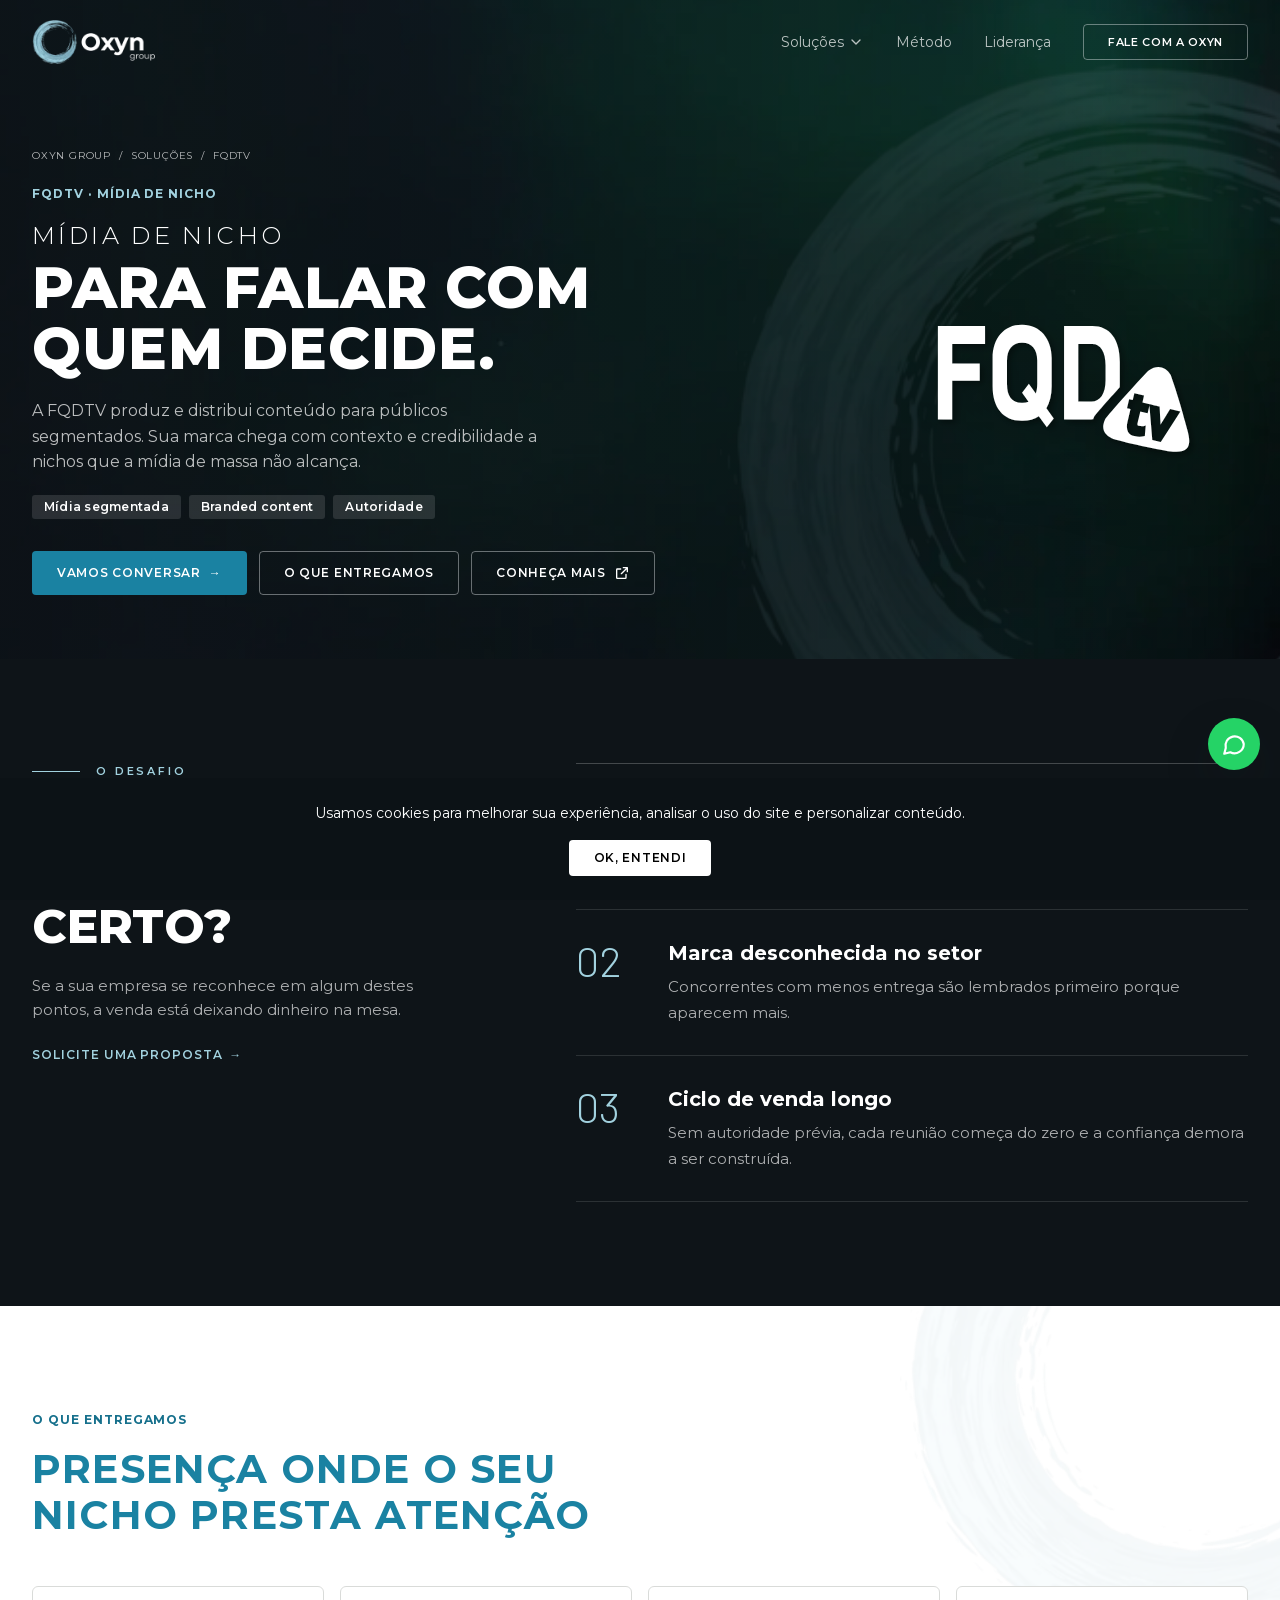
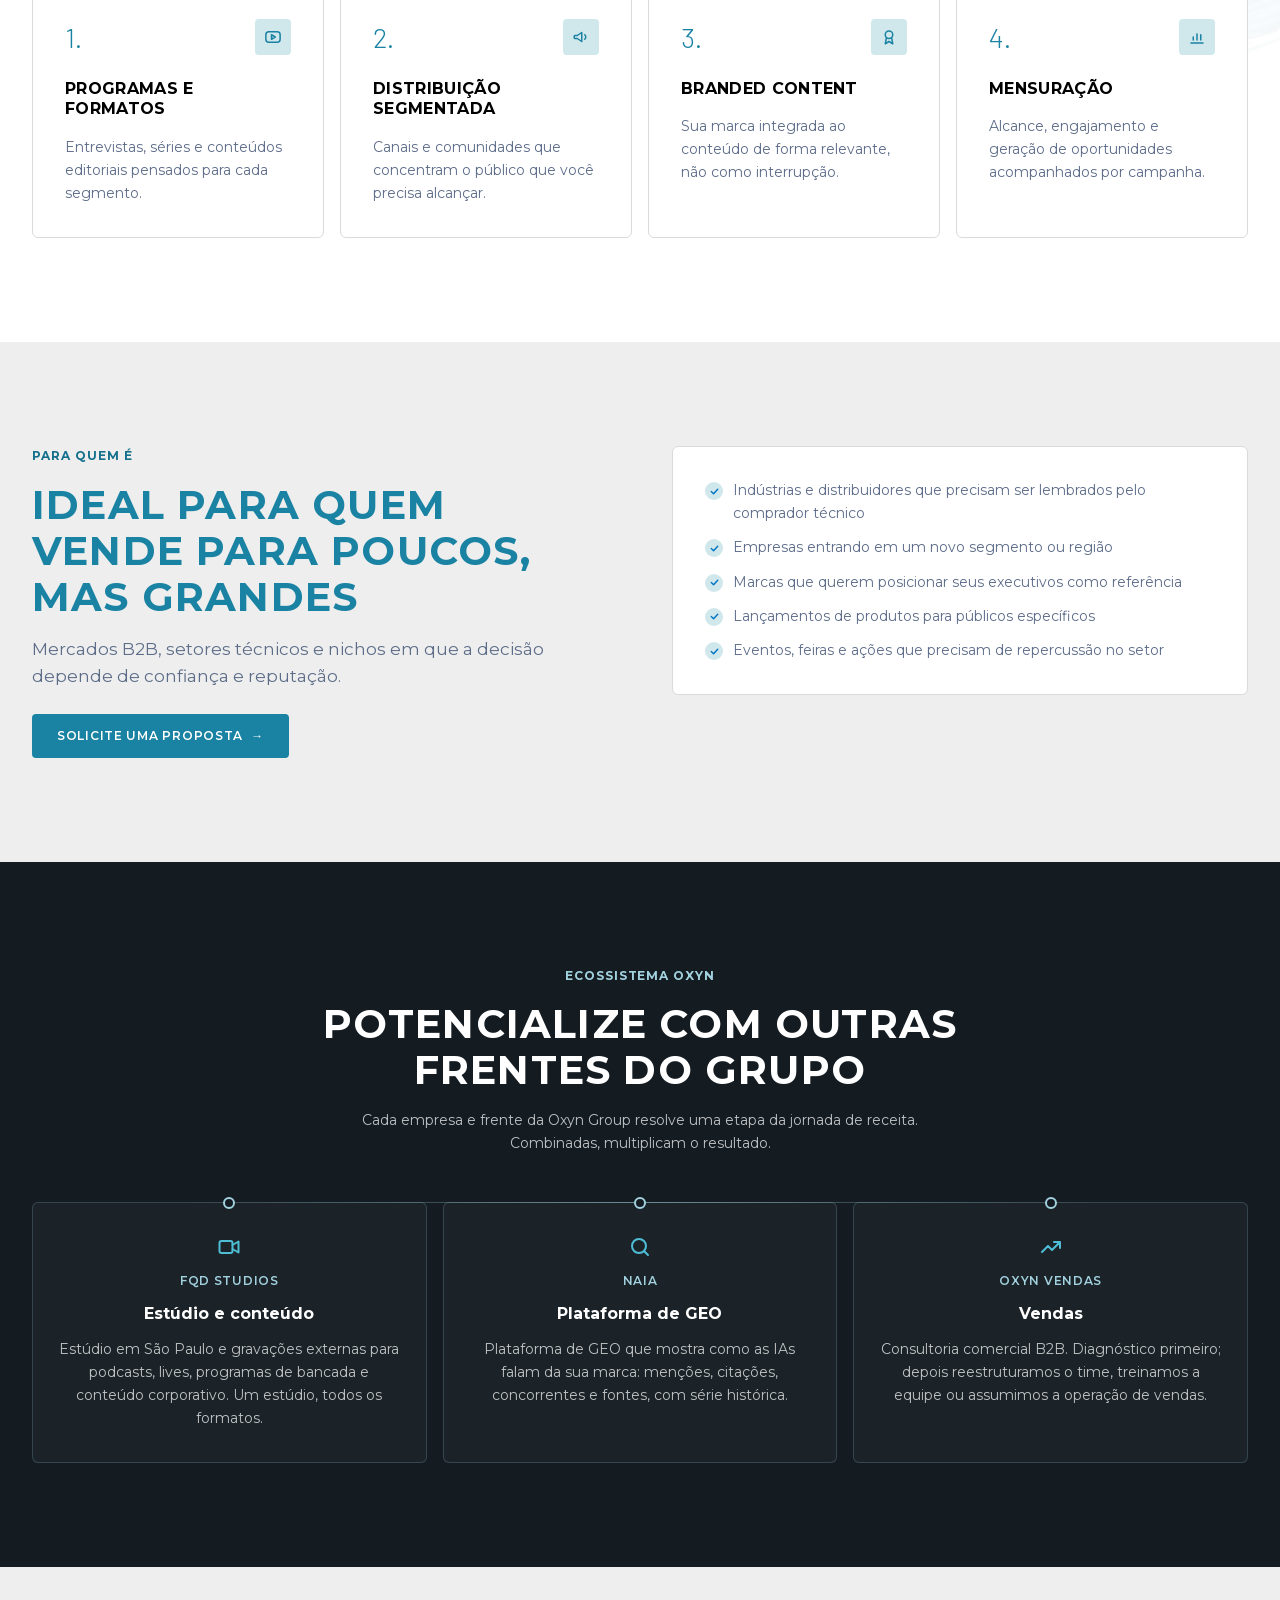
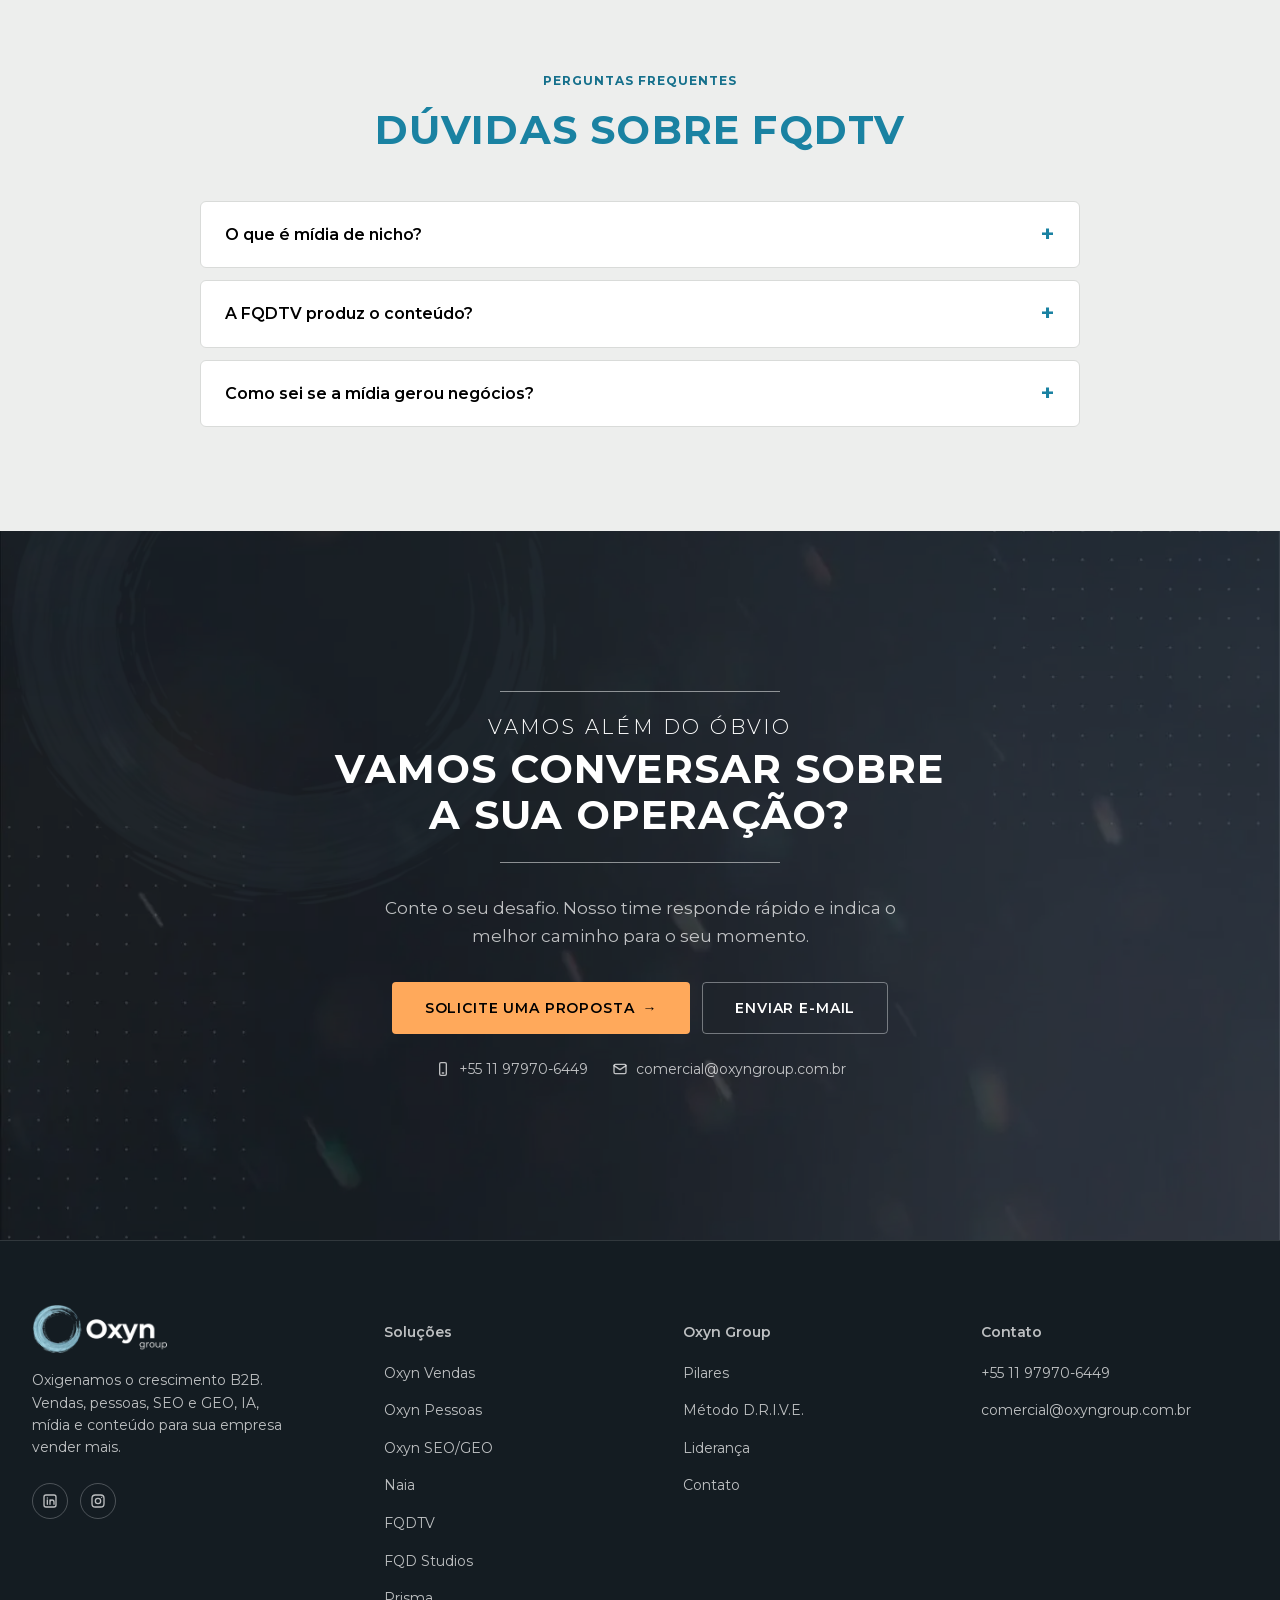
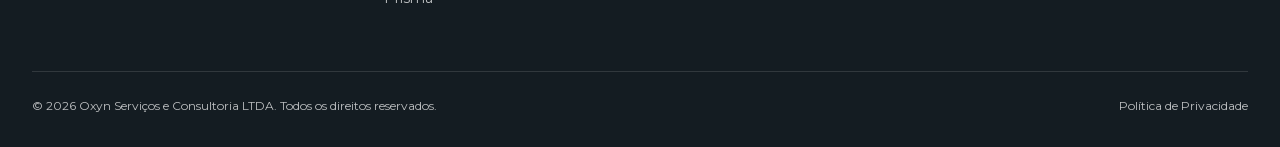
<file: solucoes/fqdtv.html>
<!doctype html>
<html lang="pt-BR">
<head>
<meta charset="utf-8">
<meta name="viewport" content="width=device-width, initial-scale=1">
<!-- Google Tag Manager -->
<script>
  window.dataLayer = window.dataLayer || [];
  function gtag(){dataLayer.push(arguments);}
  gtag('js', new Date());
  dataLayer.push({'gtm.start': new Date().getTime(), event: 'gtm.js'});
</script>
<script async src="https://www.googletagmanager.com/gtm.js?id=GTM-NHPPKLLN"></script>
<!-- End Google Tag Manager -->
<title>Mídia de nicho e branded content B2B | FQDTV</title>
<meta name="description" content="Programas, distribuição segmentada e branded content para a sua marca falar com quem decide a compra nos nichos que a mídia de massa não alcança.">
<link rel="canonical" href="https://www.oxyngroup.com.br/solucoes/fqdtv">
<meta name="theme-color" content="#141C22">
<meta property="og:type" content="website">
<meta property="og:locale" content="pt_BR">
<meta property="og:site_name" content="Oxyn Group">
<meta property="og:title" content="Mídia de nicho e branded content B2B | FQDTV">
<meta property="og:description" content="Programas, distribuição segmentada e branded content para a sua marca falar com quem decide a compra nos nichos que a mídia de massa não alcança.">
<meta property="og:url" content="https://www.oxyngroup.com.br/solucoes/fqdtv">
<meta property="og:image" content="https://www.oxyngroup.com.br/assets/img/og-oxyn.jpg">
<meta property="og:image:width" content="1200">
<meta property="og:image:height" content="630">
<meta name="twitter:card" content="summary_large_image">
<link rel="icon" href="/assets/img/favicon.png" type="image/png">
<link rel="apple-touch-icon" href="/assets/img/apple-touch-icon.png">
<link rel="preload" href="/assets/fonts/montserrat-latin.woff2" as="font" type="font/woff2" crossorigin>
<link rel="preload" href="/assets/img/foto-abstrato-escuro.webp" as="image" fetchpriority="high">
<style>@font-face{font-family:"Montserrat";font-style:normal;font-weight:300 800;font-display:swap;src:url("/assets/fonts/montserrat-latin.woff2") format("woff2")}@font-face{font-family:"Barlow";font-style:normal;font-weight:300;font-display:swap;src:url("/assets/fonts/barlow-300-latin.woff2") format("woff2")}@font-face{font-family:"Barlow";font-style:normal;font-weight:400;font-display:swap;src:url("/assets/fonts/barlow-400-latin.woff2") format("woff2")}@font-face{font-family:"Barlow";font-style:normal;font-weight:600;font-display:swap;src:url("/assets/fonts/barlow-600-latin.woff2") format("woff2")}:root{--color-navy:#141C22;--color-navy-deep:#0C1216;--color-primary:#1A82A2;--color-primary-hover:#146B86;--color-accent:#A2D2DF;--color-lagoa:#4EBDD6;--color-amber:#FFA95B;--color-nevoa:#D0E7EC;--color-linho:#FBF6F3;--color-ardosia:#5D6C89;--color-bg:#EDEEED;--color-surface:#FFFFFF;--color-muted:#EDEEED;--color-text:#000000;--color-text-muted:#5D6C89;--color-border:#D9DBD9;--color-gray:#C2C2C2;--color-on-dark:#FFFFFF;--color-on-dark-muted:rgba(255,255,255,.72);--color-glass:rgba(255,255,255,.04);--color-glass-border:rgba(255,255,255,.12);--c-cyan:#4EBDD6;--c-blue:#1A82A2;--c-teal:#1A82A2;--c-green:#5D6C89;--c-purple:#5D6C89;--c-steel:#5D6C89;--grad-brand:var(--color-primary);--grad-image-fade:linear-gradient(to top,rgba(0,0,0,.85),rgba(0,0,0,.4) 55%,rgba(0,0,0,0));--grad-hero-overlay:linear-gradient(90deg,rgba(12,18,22,.88) 0%,rgba(12,18,22,.62) 60%,rgba(12,18,22,.4) 100%);--font-heading:"Montserrat",Arial,sans-serif;--font-body:"Montserrat",Arial,sans-serif;--font-data:"Barlow",Arial,sans-serif;--fs-display:clamp(2.1rem,1.3rem + 3vw,3.6rem);--fs-h2:clamp(1.6rem,1.15rem + 1.7vw,2.5rem);--fs-h3:clamp(1.35rem,1.1rem + 1vw,1.85rem);--fs-h4:1.2rem;--fs-h5:1.05rem;--fs-lead:1.0625rem;--fs-body:1rem;--fs-sm:.875rem;--fs-xs:.75rem;--fs-stat:clamp(2.6rem,1.9rem + 2.4vw,4rem);--lh-tight:1.05;--lh-heading:1.15;--lh-body:1.6;--ls-display:.01em;--ls-eyebrow:.08em;--ls-title:.03em;--r-sm:3px;--r-md:4px;--r-lg:6px;--r-xl:8px;--r-section:0px;--r-pill:4px;--space-1:4px;--space-2:8px;--space-3:12px;--space-4:16px;--space-5:20px;--space-6:24px;--space-8:32px;--space-10:40px;--space-12:48px;--space-16:64px;--section-y:104px;--section-y-sm:88px;--section-y-cta:160px;--container:1240px;--gutter:32px;--shadow-sm:0 1px 2px rgba(0,0,0,.06);--shadow-md:0 8px 24px rgba(20,28,34,.08);--shadow-lg:0 20px 48px rgba(20,28,34,.18);--ease:cubic-bezier(.2,.7,.2,1);--dur:.3s;--nav-h:84px}@media (max-width:768px){:root{--gutter:16px;--section-y:72px;--section-y-sm:64px;--section-y-cta:104px;--nav-h:68px}}*,*::before,*::after{box-sizing:border-box}html{scroll-behavior:smooth;-webkit-text-size-adjust:100%}body{margin:0;font-family:var(--font-body);font-size:var(--fs-body);font-weight:500;line-height:var(--lh-body);color:var(--color-text);background:var(--color-surface);-webkit-font-smoothing:antialiased;overflow-x:hidden}img,svg{display:block;max-width:100%}a{color:inherit;text-decoration:none}h1,h2,h3,h4,h5,p{margin:0}ul{margin:0;padding:0;list-style:none}button{font:inherit;cursor:pointer}:focus-visible{outline:2px solid var(--color-accent);outline-offset:3px;border-radius:4px}[hidden]{display:none!important}.container{width:100%;max-width:calc(var(--container) + var(--gutter)*2);margin-inline:auto;padding-inline:var(--gutter)}.section{position:relative;padding-block:var(--section-y);--fg:var(--color-text);--fg-muted:var(--color-text-muted);--eyebrow:var(--color-primary);color:var(--fg)}.section--white{background:var(--color-surface)}.section--light{background:var(--color-bg)}.section--navy,.section--gradient,.section--overlay{--fg:var(--color-on-dark);--fg-muted:var(--color-on-dark-muted);--eyebrow:var(--color-accent)}.section--navy{background:var(--color-navy)}.section--gradient{background:var(--grad-brand)}.section--overlap{margin-top:calc(var(--r-section) * -1.5);border-radius:var(--r-section) var(--r-section) 0 0;z-index:2}.section--overlay{background:var(--color-navy-deep);overflow:hidden;padding-block:var(--section-y-cta)}.section--tight{padding-block:var(--section-y-sm)}.section-head{max-width:640px;margin-bottom:var(--space-12);display:grid;gap:var(--space-4)}.section-head--center{margin-inline:auto;text-align:center;justify-items:center}.section-head--split{max-width:none;display:flex;align-items:flex-end;justify-content:space-between;gap:var(--space-8)}.section-head--split>div:first-child{max-width:640px;display:grid;gap:var(--space-4)}.grid{display:grid;gap:var(--space-4)}.grid--2{grid-template-columns:repeat(2,1fr);gap:var(--space-4)}.grid--3{grid-template-columns:repeat(3,1fr)}.grid--4{grid-template-columns:repeat(4,1fr)}@media (max-width:1024px){.grid--4{grid-template-columns:repeat(2,1fr)}.grid--3{grid-template-columns:repeat(2,1fr)}}@media (max-width:640px){.grid--2,.grid--3,.grid--4{grid-template-columns:1fr}}.display,.h2,.h3,.h4,.h5{font-family:var(--font-heading);color:var(--fg,var(--color-text))}.display{font-size:var(--fs-display);font-weight:800;line-height:var(--lh-tight);letter-spacing:var(--ls-display)}.h2{font-size:var(--fs-h2);font-weight:700;line-height:var(--lh-heading);letter-spacing:-.01em}.h3{font-size:var(--fs-h3);font-weight:700;line-height:1.2}.h4{font-size:var(--fs-h4);font-weight:600;line-height:1.3}.h5{font-size:var(--fs-h5);font-weight:600;line-height:1.5}.eyebrow{font-family:var(--font-body);font-size:var(--fs-sm);font-weight:600;letter-spacing:var(--ls-eyebrow);text-transform:uppercase;color:var(--eyebrow,var(--color-primary))}.lead{font-size:var(--fs-lead);line-height:1.6;color:var(--fg-muted,var(--color-text-muted));max-width:560px}.section-head--center .lead{margin-inline:auto}.small{font-size:var(--fs-sm);line-height:1.6}.xs{font-size:var(--fs-xs)}.text-muted{color:var(--fg-muted,var(--color-text-muted))}.btn{display:inline-flex;align-items:center;justify-content:center;gap:var(--space-2);height:40px;padding:0 var(--space-6);border-radius:var(--r-pill);border:1px solid transparent;font-size:var(--fs-sm);font-weight:500;line-height:1;white-space:nowrap;transition:background var(--dur) var(--ease),border-color var(--dur) var(--ease),transform var(--dur) var(--ease),color var(--dur)}.btn:hover{transform:translateY(-1px)}.btn--primary{background:var(--color-primary);color:var(--color-on-dark)}.btn--primary:hover{background:var(--color-primary-hover)}.btn--ghost{background:transparent;color:var(--color-on-dark);border-color:rgba(245,247,250,.4)}.btn--ghost:hover{background:rgba(245,247,250,.1);border-color:rgba(245,247,250,.7)}.btn--outline{background:transparent;color:var(--color-navy);border-color:var(--color-border)}.btn--outline:hover{border-color:var(--color-navy)}.btn--lg{height:48px;padding:0 var(--space-8);font-size:var(--fs-body)}.btn--sm{height:36px;padding:0 var(--space-4)}.btn .arrow{transition:transform var(--dur) var(--ease)}.btn:hover .arrow,.link-arrow:hover .arrow{transform:translateX(3px)}.link-arrow{display:inline-flex;align-items:center;gap:6px;font-size:var(--fs-sm);font-weight:600;color:var(--color-primary)}.section--navy .link-arrow,.card--case .link-arrow{color:var(--color-accent)}.btn-row{display:flex;flex-wrap:wrap;gap:var(--space-3)}.tag{--t:var(--c-blue);display:inline-flex;align-items:center;padding:4px 12px;border-radius:var(--r-pill);font-size:var(--fs-xs);font-weight:500;line-height:16px;color:var(--t);background:color-mix(in srgb,var(--t) 10%,transparent)}.tag--cyan{--t:var(--c-cyan)}.tag--blue{--t:var(--c-blue)}.tag--teal{--t:var(--c-teal)}.tag--green{--t:var(--c-green)}.tag--purple{--t:var(--c-purple)}.tag--steel{--t:var(--c-steel)}.tag--dark{color:var(--color-on-dark);background:rgba(255,255,255,.12)}.tag--solid{color:var(--color-on-dark);background:color-mix(in srgb,var(--t) 85%,black)}.tags{display:flex;flex-wrap:wrap;gap:var(--space-2)}.icon{width:24px;height:24px;flex:none;stroke:currentColor;fill:none;stroke-width:2;stroke-linecap:round;stroke-linejoin:round}.icon--sm{width:16px;height:16px}.icon--lg{width:28px;height:28px}.icon--cyan{color:var(--c-cyan)}.icon--blue{color:var(--c-blue)}.icon--teal{color:var(--c-teal)}.icon--green{color:var(--c-green)}.icon--purple{color:var(--c-purple)}.icon--steel{color:var(--c-steel)}.icon-badge{display:inline-grid;place-items:center;width:36px;height:36px;border-radius:50%;background:color-mix(in srgb,var(--color-primary) 10%,transparent);color:var(--color-primary)}.icon-badge .icon{width:18px;height:18px}.num{font-size:var(--fs-xs);font-weight:600;letter-spacing:.03em;color:var(--color-primary)}.divider{height:1px;background:var(--color-border);border:0;margin:var(--space-4) 0}.section--navy .divider,.section--gradient .divider{background:var(--color-glass-border)}.card{position:relative;border-radius:var(--r-lg);padding:var(--space-8);display:flex;flex-direction:column;gap:var(--space-3);transition:transform var(--dur) var(--ease),box-shadow var(--dur) var(--ease),border-color var(--dur)}.card p{font-size:var(--fs-sm);line-height:1.65;color:var(--fg-muted,var(--color-text-muted))}.card--soft{background:var(--color-muted)}.section--light .card--soft{background:var(--color-surface)}.card--soft:hover{transform:translateY(-3px);box-shadow:var(--shadow-md)}.card--glass{background:var(--color-glass);border:1px solid var(--color-glass-border);padding:28px}.card--glass:hover{border-color:rgba(162,210,223,.45);background:rgba(255,255,255,.07)}.card--glass .h5{color:var(--color-on-dark)}.card--feature .card__top{display:flex;align-items:center;gap:var(--space-3);margin-bottom:var(--space-3)}.card--feature .h4{margin-bottom:var(--space-1)}.bento{display:grid;grid-template-columns:repeat(12,1fr);gap:var(--space-4)}.bento>.card--service{grid-column:span 3}.bento>.card--service:nth-child(-n+3){grid-column:span 4}.card--service{min-height:260px}.card--service .h3{margin-top:var(--space-2)}.card--service .tags{margin-top:auto;padding-top:var(--space-3)}@media (max-width:1024px){.bento{grid-template-columns:repeat(2,1fr)}.bento>.card--service,.bento>.card--service:nth-child(-n+3){grid-column:auto}.bento>.card--service:first-child{grid-column:span 2}}@media (max-width:640px){.bento{grid-template-columns:1fr}.bento>.card--service:first-child{grid-column:auto}}.card--case{--img:none;min-height:420px;padding:var(--space-6);justify-content:flex-end;overflow:hidden;color:var(--color-on-dark);background:var(--img) center/cover no-repeat,var(--ph,var(--grad-brand))}.card--case::before{content:"";position:absolute;inset:0;background:var(--grad-image-fade);transition:opacity var(--dur)}.card--case>*{position:relative}.card--case .h4{color:var(--color-on-dark);font-weight:700;max-width:30ch}.card--case .case__logo{font-family:var(--font-heading);font-weight:800;font-size:1.5rem;letter-spacing:-.02em}.card--case .case__foot{display:flex;align-items:center;justify-content:space-between;gap:var(--space-4);flex-wrap:wrap}.card--case:hover{transform:translateY(-3px);box-shadow:var(--shadow-lg)}.card--result{--t:var(--c-cyan);background:rgba(0,40,77,.55);border:1px solid var(--color-glass-border);border-left:3px solid var(--t);padding:var(--space-6) var(--space-6) var(--space-8);gap:var(--space-2);backdrop-filter:blur(6px)}.card--result .result__label{display:flex;align-items:center;gap:var(--space-2);font-size:var(--fs-xs);font-weight:600;letter-spacing:.04em;text-transform:uppercase;color:var(--color-on-dark)}.card--result .result__label .icon{color:var(--t);width:16px;height:16px}.card--result .result__value{font-family:var(--font-heading);font-weight:800;font-size:var(--fs-stat);line-height:1.1;color:var(--t);margin-top:var(--space-3)}.card--result .result__metric{font-weight:600;color:var(--color-on-dark)}.card--result .result__sub{font-size:var(--fs-xs);color:var(--t)}.card--result .divider{margin:var(--space-4) 0}.card--result.is-white{--t:var(--color-on-dark)}.card--result.is-white .result__sub{color:var(--c-cyan)}.card--tool .tool__logo{font-family:var(--font-heading);font-weight:800;font-size:1.6rem;letter-spacing:-.03em;color:var(--color-navy)}.card--tool .tool__logo span{color:var(--c-teal)}.card--tool .h4{font-size:1.25rem}.eco{position:relative}.eco::before{content:"";position:absolute;left:12.5%;right:12.5%;top:0;height:1px;background:linear-gradient(90deg,transparent,rgba(162,210,223,.5),transparent)}.card--eco{align-items:center;text-align:center;background:rgba(255,255,255,.03);border:1px solid rgba(162,210,223,.2);padding:var(--space-8) var(--space-6)}.card--eco::before{content:"";position:absolute;top:-6px;left:50%;width:12px;height:12px;margin-left:-6px;border-radius:50%;border:2px solid var(--color-accent);background:var(--color-navy)}.card--eco .h5{font-size:1rem;font-weight:700;color:var(--color-on-dark)}@media (max-width:1024px){.eco::before{display:none}}.nav{position:fixed;inset:0 0 auto;z-index:50;height:var(--nav-h);display:flex;align-items:center;transition:background var(--dur) var(--ease),box-shadow var(--dur),height var(--dur)}.nav.is-scrolled{background:rgba(20,28,34,.94);backdrop-filter:blur(10px);box-shadow:0 1px 0 rgba(245,247,250,.08);height:64px}.nav .container{display:flex;align-items:center;justify-content:space-between;gap:var(--space-6)}.brand{display:flex;flex-direction:column;line-height:1;color:var(--color-on-dark)}.brand__name{font-family:var(--font-heading);font-weight:800;font-size:1.35rem;letter-spacing:-.01em}.brand__sub{font-size:.58rem;font-weight:600;letter-spacing:.14em;text-transform:uppercase;color:var(--color-accent);margin-top:3px}.nav__links{display:flex;align-items:center;gap:var(--space-8);font-size:var(--fs-sm);color:var(--color-on-dark-muted)}.nav__links a:hover{color:var(--color-on-dark)}.nav__lang{display:inline-flex;align-items:center;gap:6px}.nav__toggle{display:none;background:none;border:0;color:var(--color-on-dark);padding:8px}@media (max-width:900px){.nav__toggle{display:block}.nav__links{position:fixed;inset:var(--nav-h) 0 auto;flex-direction:column;align-items:flex-start;gap:var(--space-5);padding:var(--space-6) var(--gutter) var(--space-8);background:var(--color-navy);transform:translateY(-120%);transition:transform var(--dur) var(--ease);z-index:-1}.nav.is-open .nav__links{transform:none}.nav.is-open{background:var(--color-navy)}}.hero{--img:none;position:relative;min-height:min(100vh,900px);display:flex;align-items:center;color:var(--color-on-dark);padding-block:calc(var(--nav-h) + var(--space-16)) var(--space-16);background:var(--img) center/cover no-repeat,var(--ph-hero);--fg:var(--color-on-dark);--fg-muted:var(--color-on-dark-muted);--eyebrow:var(--color-accent)}.hero::before{content:"";position:absolute;inset:0;background:var(--grad-hero-overlay)}.hero>.container{position:relative}.hero__content{max-width:680px;display:grid;gap:var(--space-5)}.hero .lead{font-size:var(--fs-body);max-width:520px}.hero .btn-row{margin-top:var(--space-3)}:root{--ph-hero:#1b252d}.marquee{overflow:hidden;mask-image:linear-gradient(90deg,transparent,#000 6%,#000 94%,transparent)}.marquee__track{display:flex;width:max-content;animation:marquee 40s linear infinite}.marquee__track>*{flex:none;margin-right:var(--space-8)}.marquee:hover .marquee__track{animation-play-state:paused}.logo-tile{display:grid;place-items:center;width:150px;height:64px;border-radius:var(--r-sm);background:var(--color-bg);border:1px solid var(--color-border);font-family:var(--font-heading);font-weight:700;color:#7d8fa0;font-size:1rem;letter-spacing:-.01em}@keyframes marquee{to{transform:translateX(-50%)}}@media (prefers-reduced-motion:reduce){.marquee__track{animation:none}}.stats-band{position:relative;overflow:hidden;border-radius:var(--r-lg);background:var(--color-navy);color:var(--color-on-dark);padding:var(--space-16) var(--space-8)}.stats-band::before{content:"";position:absolute;inset:0;opacity:.35;background-image:radial-gradient(rgba(255,255,255,.5) 1px,transparent 1.5px);background-size:22px 22px;mask-image:radial-gradient(ellipse at center,#000 20%,transparent 75%)}.stats{position:relative;display:grid;grid-template-columns:repeat(4,1fr);max-width:960px;margin-inline:auto}.stat{text-align:center;padding:var(--space-4) var(--space-6)}.stat+.stat{border-left:1px solid rgba(245,247,250,.25)}.stat__value{font-family:var(--font-heading);font-weight:800;font-size:var(--fs-stat);line-height:1.1;color:var(--color-accent)}.stat__label{margin-top:var(--space-2);font-size:var(--fs-xs);font-weight:500;text-transform:uppercase;letter-spacing:.04em;color:var(--color-on-dark-muted)}@media (max-width:768px){.stats{grid-template-columns:repeat(2,1fr);row-gap:var(--space-6)}.stat:nth-child(3){border-left:0}}.partners{display:flex;flex-wrap:wrap;justify-content:center;gap:var(--space-10) var(--space-16);max-width:760px;margin-inline:auto}.partner{display:grid;place-items:center;width:120px;height:56px;font-family:var(--font-heading);font-weight:700;color:#8a9aa9;filter:grayscale(1);opacity:.85;transition:opacity var(--dur),filter var(--dur)}.partner:hover{filter:none;opacity:1;color:var(--color-navy)}.carousel{position:relative}.carousel__track{display:grid;grid-auto-flow:column;grid-auto-columns:min(720px,86%);gap:var(--space-4);overflow-x:auto;scroll-snap-type:x mandatory;scrollbar-width:none;padding-bottom:var(--space-2)}.carousel__track::-webkit-scrollbar{display:none}.carousel__track>*{scroll-snap-align:start}.carousel__arrows{display:flex;gap:var(--space-2)}.carousel__arrow{display:grid;place-items:center;width:32px;height:32px;border-radius:50%;background:transparent;border:1px solid rgba(245,247,250,.3);color:var(--color-on-dark);transition:background var(--dur)}.carousel__arrow:hover{background:rgba(245,247,250,.1)}.carousel__dots{display:flex;justify-content:center;gap:6px;margin-top:var(--space-6)}.carousel__dot{width:6px;height:6px;border-radius:var(--r-pill);border:0;padding:0;background:rgba(245,247,250,.35);transition:width var(--dur),background var(--dur)}.carousel__dot.is-active{width:22px;background:var(--color-accent)}.cta-final{--img:none;background:var(--img) center/cover no-repeat,var(--ph-cta)}.cta-final::before{content:"";position:absolute;inset:0;background:rgba(12,18,22,.6)}.cta-final>.container{position:relative}.cta-final .section-head{margin-bottom:var(--space-8)}:root{--ph-cta:#141C22}.footer{background:var(--color-navy);color:var(--color-on-dark);padding-block:var(--space-16) var(--space-8);border-top:1px solid var(--color-glass-border)}.footer__grid{display:grid;grid-template-columns:1.2fr 1fr 1fr 1fr;gap:var(--space-8)}.footer h4,.footer__t{font-size:var(--fs-sm);font-weight:600;margin-bottom:var(--space-4);font-family:var(--font-body)}.footer li{margin-bottom:var(--space-3)}.footer li a,.footer p{font-size:var(--fs-sm);color:var(--color-on-dark-muted)}.footer li a:hover{color:var(--color-on-dark)}.footer p{margin-top:var(--space-4);max-width:260px}.socials{display:flex;gap:var(--space-3);margin-top:var(--space-6)}.socials a{display:grid;place-items:center;width:36px;height:36px;border-radius:50%;border:1px solid rgba(245,247,250,.25);color:var(--color-on-dark-muted)}.socials a:hover{color:var(--color-on-dark);border-color:var(--color-accent)}.footer__bottom{display:flex;justify-content:space-between;gap:var(--space-4);flex-wrap:wrap;margin-top:var(--space-12);padding-top:var(--space-6);border-top:1px solid var(--color-glass-border);font-size:var(--fs-xs);color:var(--color-on-dark-muted)}@media (max-width:900px){.footer__grid{grid-template-columns:1fr 1fr}}@media (max-width:560px){.footer__grid{grid-template-columns:1fr}}.cookie{position:fixed;inset:auto 0 0;z-index:60;background:#0b0b0b;color:#fff;padding:var(--space-6) var(--gutter);display:flex;flex-direction:column;align-items:center;gap:var(--space-4);text-align:center;font-size:var(--fs-sm)}.cookie .btn{background:#fff;color:#111;height:36px;font-weight:600}@media (max-width:768px){.section-head--split{flex-direction:column;align-items:flex-start}}[data-reveal]{opacity:0;transform:translateY(16px);transition:opacity .7s var(--ease),transform .7s var(--ease)}[data-reveal].is-visible{opacity:1;transform:none}@media (prefers-reduced-motion:reduce){[data-reveal]{opacity:1;transform:none}}.nav__links a[aria-current="page"]{color:var(--color-on-dark)}.nav__drop{position:relative}.nav__drop>button{display:inline-flex;align-items:center;gap:4px;background:none;border:0;padding:0;color:inherit;font-size:inherit}.nav__drop>button:hover{color:var(--color-on-dark)}.nav__menu{position:absolute;top:calc(100% + 14px);left:-16px;min-width:280px;display:grid;gap:2px;padding:var(--space-2);border-radius:var(--r-md);background:var(--color-navy);border:1px solid var(--color-glass-border);box-shadow:var(--shadow-lg);opacity:0;visibility:hidden;transform:translateY(-6px);transition:opacity var(--dur),transform var(--dur),visibility var(--dur)}.nav__drop:hover .nav__menu,.nav__drop:focus-within .nav__menu,.nav__drop.is-open .nav__menu{opacity:1;visibility:visible;transform:none}.nav__menu a{display:grid;gap:2px;padding:10px 12px;border-radius:var(--r-sm)}.nav__menu a:hover{background:rgba(245,247,250,.06)}.nav__menu b{font-weight:600;color:var(--color-on-dark);font-size:var(--fs-sm)}.nav__menu small{font-size:var(--fs-xs);color:var(--color-on-dark-muted)}@media (max-width:900px){.nav__links{max-height:calc(100vh - var(--nav-h));overflow-y:auto}.nav__drop{width:100%}.nav__menu{position:static;opacity:1;visibility:visible;transform:none;box-shadow:none;border:0;padding:var(--space-2) 0 0;min-width:0;background:none}.nav__drop>button{display:none}}.hero--page{min-height:auto;padding-block:calc(var(--nav-h) + var(--space-16)) var(--space-16)}.crumbs{display:flex;gap:8px;font-size:var(--fs-xs);color:var(--color-on-dark-muted);letter-spacing:.04em}.crumbs a:hover{color:var(--color-on-dark)}.logo-tile--text{width:auto;padding:0 24px;font-size:.95rem}a.card--service{color:inherit}.card--service .link-arrow{margin-top:var(--space-2)}.card--service .card__unit{font-size:var(--fs-xs);font-weight:600;letter-spacing:.08em;text-transform:uppercase;color:var(--color-text-muted)}.steps{display:grid;grid-template-columns:repeat(5,1fr);gap:var(--space-4);counter-reset:step}.step{position:relative;padding:var(--space-6);border-radius:var(--r-lg);background:var(--color-muted);display:grid;gap:var(--space-2);align-content:start}.section--light .step{background:#EAEEF5}.step__letter{font-family:var(--font-heading);font-weight:800;font-size:2.5rem;line-height:1;color:var(--color-primary)}.step .h5{margin-top:var(--space-2)}.step p{font-size:var(--fs-sm);color:var(--color-text-muted);line-height:1.6}.steps__result{margin-top:var(--space-4);padding:var(--space-6) var(--space-8);border-radius:var(--r-lg);background:var(--grad-brand);color:var(--color-on-dark);display:flex;align-items:center;justify-content:space-between;gap:var(--space-6);flex-wrap:wrap}.steps__result p{color:var(--color-on-dark-muted);max-width:640px}.steps__result b{font-family:var(--font-heading);font-size:var(--fs-h5);color:var(--color-on-dark)}@media (max-width:1024px){.steps{grid-template-columns:repeat(3,1fr)}}@media (max-width:640px){.steps{grid-template-columns:1fr}}.leader{align-items:flex-start}.leader__photo{width:72px;height:72px;border-radius:50%;background:var(--grad-brand) center/cover no-repeat;border:2px solid rgba(162,210,223,.45);display:grid;place-items:center;font-family:var(--font-heading);font-weight:800;color:var(--color-on-dark);margin-bottom:var(--space-2)}.leader__role{font-size:var(--fs-xs);font-weight:600;letter-spacing:.06em;text-transform:uppercase;color:var(--color-accent)}.checks{display:grid;gap:var(--space-3)}.checks li{position:relative;padding-left:28px;font-size:var(--fs-sm);line-height:1.6;color:var(--fg-muted,var(--color-text-muted))}.checks li::before{content:"";position:absolute;left:0;top:3px;width:18px;height:18px;border-radius:50%;background:color-mix(in srgb,var(--color-primary) 14%,transparent) url("data:image/svg+xml,%3Csvg xmlns='http://www.w3.org/2000/svg' viewBox='0 0 24 24' fill='none' stroke='%230074C2' stroke-width='3' stroke-linecap='round' stroke-linejoin='round'%3E%3Cpath d='m5 12 5 5 9-10'/%3E%3C/svg%3E") center/11px no-repeat}.split{display:grid;grid-template-columns:1fr 1fr;gap:var(--space-16);align-items:start}.split .section-head{margin-bottom:0}@media (max-width:900px){.split{grid-template-columns:1fr;gap:var(--space-8)}}.contact-line{display:flex;justify-content:center;gap:var(--space-6);flex-wrap:wrap;margin-top:var(--space-6);font-size:var(--fs-sm);color:var(--color-on-dark-muted)}.contact-line a{display:inline-flex;align-items:center;gap:8px}.contact-line a:hover{color:var(--color-on-dark)}.stats__source{position:relative;text-align:center;margin-top:var(--space-6);font-size:11px;color:var(--color-on-dark-muted)}.wa-float{position:fixed;right:20px;bottom:20px;z-index:55;display:grid;place-items:center;width:52px;height:52px;border-radius:50%;background:#25D366;color:#fff;box-shadow:var(--shadow-lg);transition:transform var(--dur) var(--ease)}.wa-float:hover{transform:scale(1.06)}.wa-float .icon{width:26px;height:26px}body.has-cookie .wa-float{bottom:130px}.faq{max-width:880px;margin-inline:auto;display:grid;gap:var(--space-3)}.faq details{border-radius:var(--r-lg);background:var(--color-muted);padding:var(--space-5) var(--space-6)}.section--light .faq details{background:#EAEEF5}.faq summary{cursor:pointer;list-style:none;display:flex;justify-content:space-between;gap:var(--space-4);font-family:var(--font-heading);font-weight:600;font-size:var(--fs-h5)}.faq summary::-webkit-details-marker{display:none}.faq summary::after{content:"+";font-size:1.5rem;line-height:1;color:var(--color-primary);transition:transform var(--dur)}.faq details[open] summary::after{transform:rotate(45deg)}.faq details p{margin-top:var(--space-3);font-size:var(--fs-sm);color:var(--color-text-muted);line-height:1.7}.display{font-weight:800;text-transform:uppercase;letter-spacing:var(--ls-display)}.h2{font-weight:700;text-transform:uppercase;letter-spacing:var(--ls-title);line-height:1.15}.section--white .h2,.section--light .h2,.sg .h2{color:var(--color-primary)}.h3{font-weight:700}.h4,.h5{font-weight:600}.thin{display:block;font-weight:300;font-size:.5em;letter-spacing:.14em;margin-bottom:.35em}.display .thin{font-size:.42em}.eyebrow{font-size:var(--fs-xs);font-weight:700;letter-spacing:var(--ls-eyebrow)}.lead{font-weight:400}body{font-weight:400}.card p{font-weight:400}.signature{display:grid;justify-items:center;text-align:center;gap:var(--space-4)}.signature::before,.signature::after{content:"";width:min(280px,60%);height:1px;background:currentColor;opacity:.5}.signature .h2,.signature .display{margin-block:var(--space-2)}.has-ring{position:relative;overflow:hidden;isolation:isolate}.has-ring::after{content:"";position:absolute;z-index:-1;pointer-events:none;width:var(--ring-size,560px);aspect-ratio:1;right:var(--ring-x,-180px);top:var(--ring-y,-200px);background:url("/assets/img/anel.webp") center/contain no-repeat;opacity:var(--ring-o,.1)}.has-ring>.container{position:relative;z-index:1}.hero.has-ring::after{z-index:0;--ring-size:820px;--ring-x:-260px;--ring-y:8%;--ring-o:.22}.hero.has-ring>.container{z-index:2}.has-ring::after{animation:ring-spin 40s linear infinite;will-change:transform}@keyframes ring-spin{to{transform:rotate(360deg)}}@media (prefers-reduced-motion:reduce){.has-ring::after{animation:none!important}}.hero.has-ring::before{z-index:1}.dotgrid{position:absolute;right:var(--gutter);top:-12%;width:240px;height:140px;opacity:.4;pointer-events:none;background-image:radial-gradient(rgba(255,255,255,.7) 1px,transparent 1.5px);background-size:22px 22px}@media (max-width:900px){.dotgrid{display:none}}.brand{align-items:flex-start}.brand__logo{height:44px;width:auto;max-width:none}.nav.is-scrolled .brand__logo{height:38px}.footer .brand__logo{height:48px}@media (max-width:768px){.brand__logo{height:36px}}.btn{font-weight:600;text-transform:uppercase;letter-spacing:.06em;font-size:var(--fs-xs);height:44px;padding:0 var(--space-6)}.btn--lg{height:52px;font-size:var(--fs-sm);padding:0 var(--space-8)}.btn--sm{height:36px;font-size:11px}.btn--outline{color:var(--color-primary);border-color:var(--color-primary)}.btn--outline:hover{background:var(--color-primary);color:#fff}.btn--amber{background:var(--color-amber);color:#000}.btn--amber:hover{background:#ff9a3d}.card--soft{background:var(--color-surface);border:1px solid var(--color-border)}.section--white .card--soft{background:var(--color-surface)}.card--soft:hover{border-color:var(--color-primary);box-shadow:var(--shadow-md)}.card--service .card__unit{color:var(--color-primary)}.card--feature .h4{text-transform:uppercase;letter-spacing:.02em;font-size:1rem;font-weight:700}.icon-badge{border-radius:var(--r-md);background:var(--color-nevoa);color:var(--color-primary)}.tag{border-radius:var(--r-sm);font-weight:600;letter-spacing:.02em}.tag--blue,.tag--teal,.tag--cyan{--t:var(--color-primary)}.num{font-family:var(--font-data);font-weight:300;font-size:1.75rem;line-height:1;color:var(--color-primary);letter-spacing:0;margin-left:auto}.stats-band{background:var(--color-primary);border-radius:0}.stats-band::before{display:none}.stats-band.has-ring{--ring-size:520px;--ring-x:-120px;--ring-y:-140px;--ring-o:.22}.stats-band.has-ring::after{z-index:0}.stats{z-index:1}.stat{text-align:left;padding:var(--space-4) var(--space-6)}.stat+.stat{border-left:1px solid rgba(255,255,255,.3)}.stat__value{font-family:var(--font-data);font-weight:300;color:#fff;letter-spacing:-.01em;white-space:nowrap}.stat__label{text-transform:none;letter-spacing:0;font-size:var(--fs-sm);font-weight:600;color:#fff;margin-top:var(--space-3)}.stat__source{margin-top:var(--space-3);font-size:10px;font-weight:500;letter-spacing:.08em;text-transform:uppercase;color:rgba(255,255,255,.75)}@media (max-width:768px){.stat:nth-child(odd){border-left:0}}.step{background:var(--color-surface);border:1px solid var(--color-border);border-radius:var(--r-lg)}.section--light .step{background:var(--color-surface)}.step__letter{font-family:var(--font-data);font-weight:600;font-size:3rem}.step .h5{text-transform:uppercase;letter-spacing:.03em;font-weight:700;font-size:.95rem}.steps__result{border-radius:var(--r-lg)}.frame{position:relative;display:inline-grid;gap:var(--space-2);padding:var(--space-8) var(--space-10);background:var(--color-surface);color:var(--color-text);max-width:520px}.frame::before{content:"";position:absolute;inset:0;transform:translate(18px,18px);border:1px solid rgba(255,255,255,.85);pointer-events:none}.frame .h2{color:var(--color-primary)}.frame p{color:var(--color-text-muted)}.photo-section{--img:none;background:var(--img) center/cover no-repeat,var(--color-navy)}.photo-section::before{content:"";position:absolute;inset:0;background:rgba(12,18,22,var(--ov,.6))}.photo-section>.container{position:relative;z-index:1}.leader__photo{background-color:var(--color-primary);font-family:var(--font-data);font-weight:400;font-size:1.4rem}.leader .h5{font-size:1.1rem}.grid--leaders{grid-template-columns:repeat(3,1fr)}@media (max-width:1024px){.grid--leaders{grid-template-columns:repeat(2,1fr)}}@media (max-width:640px){.grid--leaders{grid-template-columns:1fr}}.footer{background:var(--color-navy)}.faq details{border-radius:var(--r-lg);background:var(--color-surface);border:1px solid var(--color-border)}.section--light .faq details{background:var(--color-surface)}.faq summary{font-family:var(--font-heading);font-size:1rem;font-weight:600}.cookie{background:var(--color-navy-deep)}.cookie .btn{background:#fff;color:#000}.logo-tile{border-radius:var(--r-sm);background:var(--color-surface);color:var(--color-ardosia);font-weight:600;text-transform:uppercase;letter-spacing:.08em;font-size:.8rem}.checks li::before{background-color:var(--color-nevoa)}.crumbs{text-transform:uppercase;letter-spacing:.08em;font-size:10px}.nav__menu{background:var(--color-navy)}.logo-tile--img{width:170px;padding:0 20px;background:none;border:0}.logo-tile--img img{max-width:124px;max-height:38px;width:auto;height:auto;filter:brightness(0);opacity:.5;transition:opacity var(--dur)}a.logo-tile--img:hover img{opacity:.85}.logo-tile--img img[alt^="Bersaglio"]{max-height:54px}.logo-tile--img:has(img[alt^="Paula Torres"]){width:210px}.logo-tile--img img[alt^="Paula Torres"]{max-width:170px}.sector{display:grid;justify-items:center;align-content:center;gap:12px;width:150px;flex:none;text-align:center}.sector .icon{width:36px;height:36px;stroke-width:1.5;color:var(--color-primary)}.sector span{font-size:var(--fs-xs);font-weight:600;letter-spacing:.08em;text-transform:uppercase;color:var(--color-ardosia);white-space:nowrap}.leak{position:relative;margin-top:var(--space-12)}.leak__phases{display:grid;grid-template-columns:3fr 1fr 2fr;gap:var(--space-4);margin-bottom:var(--space-6)}.leak__phase{font-size:var(--fs-xs);font-weight:600;letter-spacing:.12em;text-transform:uppercase;color:var(--color-accent);padding-bottom:var(--space-3);border-bottom:1px solid rgba(255,255,255,.25)}.leak__steps{position:relative;display:grid;grid-template-columns:repeat(6,1fr);gap:var(--space-4)}.leak__steps::before{content:"";position:absolute;left:0;right:0;top:9px;height:1px;background:rgba(162,210,223,.35)}.leak__step{position:relative;display:grid;gap:var(--space-3);align-content:start;padding-top:36px}.leak__step::before{content:"";position:absolute;top:3px;left:0;width:13px;height:13px;border-radius:50%;background:var(--color-navy);border:2px solid var(--color-accent)}.leak__n{font-family:var(--font-data);font-weight:300;font-size:2.4rem;line-height:1;color:#fff}.leak__stage{font-weight:700;font-size:.95rem;text-transform:uppercase;letter-spacing:.03em;color:#fff}.leak__pain{font-size:var(--fs-sm);color:var(--color-on-dark-muted);line-height:1.6}.leak__front{margin-top:var(--space-2);display:inline-flex;align-items:center;gap:6px;font-size:var(--fs-xs);font-weight:700;letter-spacing:.06em;text-transform:uppercase;color:var(--color-lagoa)}.leak__front:hover{color:#fff}@media (max-width:1024px){.leak__phases{display:none}.leak__steps{grid-template-columns:repeat(3,1fr);row-gap:var(--space-10)}.leak__steps::before{display:none}}@media (max-width:640px){.leak__steps{grid-template-columns:1fr}}.leak__step{display:flex;flex-direction:column;gap:var(--space-3)}.leak__front{margin-top:auto;padding-top:var(--space-2)}.leak__phases{margin-bottom:var(--space-8)}.leak__phase{display:flex;align-items:baseline;justify-content:space-between;gap:var(--space-3);padding-bottom:var(--space-4);border-bottom:3px solid var(--color-primary)}.leak__phase b{font-family:var(--font-heading);font-size:clamp(1.15rem,.9rem + .8vw,1.6rem);font-weight:800;letter-spacing:.06em;color:#fff}.leak__phase small{font-family:var(--font-data);font-size:var(--fs-sm);font-weight:400;letter-spacing:.02em;text-transform:none;color:var(--color-accent);white-space:nowrap}.leak__phases{grid-template-columns:repeat(6,1fr)}.leak__phase:nth-child(1){grid-column:span 3}.leak__phase:nth-child(2){grid-column:span 1}.leak__phase:nth-child(3){grid-column:span 2}.leak__phase{flex-direction:column;align-items:flex-start;justify-content:flex-end;gap:4px}.sol{position:relative;overflow:hidden;background:#0E1418;color:#fff;padding:92px 0 64px;--fg:#fff;--fg-muted:rgba(255,255,255,.7);--eyebrow:var(--color-accent)}.sol__photo{position:absolute;inset:0 0 auto;height:520px;background:url("/assets/img/foto-leao.webp") 78% 30%/cover no-repeat;filter:saturate(.75)}.sol__photo::before{content:"";position:absolute;inset:0;background:linear-gradient(90deg,#0E1418 0%,rgba(14,20,24,.94) 38%,rgba(14,20,24,.55) 70%,rgba(14,20,24,.35) 100%)}.sol__photo::after{content:"";position:absolute;left:0;right:0;bottom:0;height:120px;background:linear-gradient(180deg,rgba(14,20,24,0),#0E1418)}.sol.has-ring{--ring-size:520px;--ring-x:-120px;--ring-y:40px;--ring-o:.2}.sol.has-ring::after{z-index:0}.sol>.container{position:relative;z-index:1}.sol__top{display:flex;flex-direction:column;gap:26px}.sol__top .dotgrid{top:4px;right:var(--gutter)}.sol__kicker{display:flex;align-items:center;gap:16px;font-size:11px;font-weight:600;letter-spacing:.26em;color:var(--color-accent)}.sol__kicker::before{content:"";width:48px;height:1px;background:var(--color-accent)}.sol__title{margin:0;display:flex;flex-direction:column;gap:4px;font-family:var(--font-heading);text-transform:uppercase}.sol__title small{font-size:clamp(1.05rem,.8rem + .9vw,1.65rem);font-weight:300;letter-spacing:.2em;color:rgba(255,255,255,.88)}.sol__title b{font-size:clamp(2.25rem,1rem + 6vw,6.25rem);font-weight:800;line-height:.94;letter-spacing:-.015em}.sol__title b span{color:var(--color-primary)}.sol__creds{display:flex;flex-wrap:wrap;margin-top:6px}.sol__cred{display:flex;flex-direction:column;gap:4px;padding:0 40px}.sol__cred:first-child{padding-left:0}.sol__cred+.sol__cred{border-left:1px solid rgba(255,255,255,.22)}.sol__cred b{font-family:var(--font-data);font-size:2.5rem;font-weight:300;line-height:1}.sol__cred span{font-size:12px;line-height:1.5;color:rgba(255,255,255,.66)}.sol__layer{margin-top:72px;display:grid;grid-template-columns:300px repeat(3,minmax(0,1fr));background:#141C22;border-top:2px solid var(--color-primary)}.sol__brand{display:flex;flex-direction:column;justify-content:center;gap:10px;padding:34px 36px;background:var(--color-primary);color:#fff}.sol__brand:hover{background:var(--color-primary-hover)}.sol__brand small{font-size:11px;font-weight:600;letter-spacing:.22em;color:var(--color-nevoa)}.sol__brand b{font-family:var(--font-heading);font-size:3.25rem;font-weight:800;letter-spacing:.05em;line-height:1}.sol__step{display:flex;flex-direction:column;gap:12px;padding:32px 34px}.sol__step+.sol__step{border-left:1px solid rgba(255,255,255,.1)}.sol__step em{font-style:normal;font-family:var(--font-data);font-size:2.9rem;font-weight:300;line-height:1;color:var(--color-accent)}.sol__step b{font-size:1.125rem;font-weight:700;line-height:1.3}.sol__step span{font-size:13px;line-height:1.55;color:rgba(255,255,255,.66)}.sol__cos{margin-top:40px;display:grid;grid-template-columns:300px repeat(5,minmax(0,1fr))}.sol__cos-label{font-size:11px;font-weight:600;letter-spacing:.22em;line-height:1.8;color:var(--color-accent);padding:18px 36px 0 0}.sol__co{display:flex;flex-direction:column;gap:6px;padding:18px 20px 0 0;border-top:1px solid rgba(255,255,255,.18);transition:border-color var(--dur)}.sol__co b{font-size:17px;font-weight:700}.sol__co span{font-size:12px;line-height:1.5;color:rgba(255,255,255,.62)}.sol__co:hover{border-top-color:var(--color-accent)}.sol__co:hover b{color:var(--color-accent)}.sol__foot{margin-top:56px;display:flex;justify-content:space-between;align-items:center;gap:40px;flex-wrap:wrap}.sol__foot p{font-size:15px;line-height:1.6;color:rgba(255,255,255,.72)}.sol__foot p strong{color:#fff;font-weight:600}@media (max-width:1100px){.sol__layer{grid-template-columns:repeat(3,minmax(0,1fr))}.sol__brand{grid-column:1/-1}.sol__cos{grid-template-columns:repeat(3,minmax(0,1fr));row-gap:24px}.sol__cos-label{grid-column:1/-1;padding:0}}@media (max-width:700px){.sol{padding-top:72px}.sol__cred{padding:0 20px}.sol__cred b{font-size:2rem}.sol__layer{grid-template-columns:1fr;margin-top:48px}.sol__step+.sol__step{border-left:0;border-top:1px solid rgba(255,255,255,.1)}.sol__cos{grid-template-columns:1fr 1fr}}.sol__kicker,.sol__brand small,.sol__cos-label{text-transform:uppercase}@media (max-width:700px){.sol__creds{flex-wrap:nowrap}.sol__cred{padding:0 12px;flex:1 1 0;min-width:0}.sol__cred b{font-size:1.75rem}.sol__cred span{font-size:10.5px}.sol__cred span br{display:none}}.sol__photo{left:auto;right:0;width:min(64%,1000px);height:560px;background-position:center 18%;background-size:cover}.sol__photo::before{background:linear-gradient(90deg,#0E1418 0%,rgba(14,20,24,.7) 30%,rgba(14,20,24,.25) 65%,rgba(14,20,24,.15) 100%)}@media (max-width:900px){.sol__photo{width:100%;height:420px;opacity:.55}}.sol.has-ring{--ring-size:560px;--ring-x:-200px;--ring-y:600px;--ring-o:.12}.sol .dotgrid{display:none}.sol__photo{width:min(56%,780px);height:585px;background-position:center top;background-size:cover}.sol__photo::before{background:linear-gradient(90deg,#0E1418 0%,rgba(14,20,24,.55) 25%,rgba(14,20,24,.15) 60%,rgba(14,20,24,.1) 100%)}.sol__photo{left:0;right:0;width:auto;height:620px;background:url("/assets/img/foto-abstrato-escuro.webp") center/cover no-repeat;filter:none;transform:scaleX(-1)}.sol__photo::before{background:rgba(14,20,24,.35)}.sol__photo::after{height:220px}@media (max-width:900px){.sol__photo{height:520px;opacity:1}}.sol::after{content:"";position:absolute;z-index:0;right:0;bottom:0;width:min(46%,640px);height:420px;pointer-events:none;background-image:radial-gradient(rgba(162,210,223,.55) 1px,transparent 1.6px);background-size:22px 22px;-webkit-mask-image:radial-gradient(ellipse at 80% 80%,#000 10%,transparent 70%);mask-image:radial-gradient(ellipse at 80% 80%,#000 10%,transparent 70%)}.nav__group{display:block;padding:12px 12px 4px;font-size:10px;font-weight:700;letter-spacing:.16em;text-transform:uppercase;color:var(--color-accent)}.nav__group:first-child{padding-top:6px}.sol__cos{grid-template-columns:260px 2fr 4fr;column-gap:0}.sol__group{display:flex;flex-direction:column;gap:14px;padding-right:28px}.sol__group+.sol__group{padding-left:28px;padding-right:0;border-left:1px solid rgba(255,255,255,.12)}.sol__group-t{font-size:10px;font-weight:700;letter-spacing:.18em;text-transform:uppercase;color:rgba(255,255,255,.5)}.sol__group-items{display:grid;grid-auto-flow:column;grid-auto-columns:minmax(0,1fr);gap:20px}.sol__group .sol__co{padding-right:0}@media (max-width:1100px){.sol__cos{grid-template-columns:1fr 1fr;row-gap:24px}.sol__cos-label{grid-column:1/-1}}@media (max-width:700px){.sol__cos{grid-template-columns:1fr}.sol__group,.sol__group+.sol__group{padding:0;border-left:0}.sol__group-items{grid-auto-flow:row;grid-template-columns:1fr 1fr}}.hero__split{display:grid;grid-template-columns:minmax(0,1fr) minmax(220px,380px);gap:var(--space-12);align-items:center}.hero__logo{display:grid;place-items:center}.hero__logo img{width:100%;max-width:340px;max-height:260px;height:auto;object-fit:contain;filter:drop-shadow(0 18px 40px rgba(0,0,0,.35))}.hero__logo a{display:grid;place-items:center;width:100%;transition:transform var(--dur),opacity var(--dur)}.hero__logo a:hover{transform:translateY(-3px);opacity:.9}@media (max-width:900px){.hero__split{grid-template-columns:1fr}.hero__logo{order:-1;justify-items:start}.hero__logo img{max-width:180px;max-height:120px}}.hero__content--home{max-width:820px;gap:26px}.hero__content--home .lead{font-size:var(--fs-lead);max-width:600px;color:rgba(255,255,255,.78)}.hero__content--home .btn-row{margin-top:6px}.hero__pains{margin-top:72px;display:grid;grid-template-columns:200px repeat(3,minmax(0,1fr));border-top:1px solid rgba(255,255,255,.22)}.hero__pains-t{padding:22px 24px 0 0;font-size:11px;font-weight:600;letter-spacing:.22em;line-height:1.8;text-transform:uppercase;color:var(--color-accent)}.hero__pains>div{display:grid;grid-template-columns:auto 1fr;column-gap:14px;row-gap:4px;align-content:start;padding:22px 28px 0;border-left:1px solid rgba(255,255,255,.12)}.hero__pains em{grid-row:span 2;font-style:normal;font-family:var(--font-data);font-weight:300;font-size:2rem;line-height:1;color:var(--color-accent)}.hero__pains b{font-size:15px;font-weight:700;line-height:1.35}.hero__pains span{font-size:13px;line-height:1.5;color:rgba(255,255,255,.62)}@media (max-width:1024px){.hero__pains{grid-template-columns:1fr 1fr 1fr}.hero__pains-t{grid-column:1/-1;padding-top:18px}.hero__pains>div:nth-child(2){border-left:0;padding-left:0}}@media (max-width:700px){.hero__pains{grid-template-columns:1fr;margin-top:48px}.hero__pains>div{border-left:0;padding:16px 0 0}}.founders{background:#0E1418;color:#fff;--fg:#fff;--fg-muted:rgba(255,255,255,.7);--eyebrow:var(--color-accent)}.founders__head{display:flex;justify-content:space-between;align-items:flex-end;gap:var(--space-12);flex-wrap:wrap;margin-bottom:var(--space-12)}.founders__head>div{display:flex;flex-direction:column;gap:22px}.founders__head .sol__title b{font-size:clamp(2.1rem,1rem + 4.2vw,4.75rem)}.founders__head .lead{max-width:420px;font-size:15px;color:rgba(255,255,255,.7)}.founders__grid{display:grid;grid-template-columns:repeat(5,minmax(0,1fr));gap:20px}.founder{display:flex;flex-direction:column}.founder__photo{position:relative;overflow:hidden;aspect-ratio:3/4;background:#141C22}.founder__photo img{width:100%;height:100%;object-fit:cover;object-position:center 20%;filter:grayscale(1) contrast(1.05) brightness(.92);transition:transform .8s var(--ease),filter .5s var(--ease)}.founder__photo::after{content:"";position:absolute;left:0;bottom:0;height:3px;width:0;background:var(--color-primary);transition:width .5s var(--ease)}.founder:hover .founder__photo img{transform:scale(1.04);filter:grayscale(1) contrast(1.08) brightness(1)}.founder:hover .founder__photo::after{width:100%}.founder__body{display:flex;flex-direction:column;gap:8px;padding-top:20px;margin-top:20px;border-top:1px solid rgba(255,255,255,.18)}.founder__role{font-size:11px;font-weight:600;letter-spacing:.18em;text-transform:uppercase;color:var(--color-accent)}.founder__name{margin:0;font-family:var(--font-heading);font-size:1.2rem;font-weight:700;line-height:1.25;color:#fff}.founder__body p{font-size:13px;line-height:1.6;color:rgba(255,255,255,.62)}.founder__photo img[alt^="Beatriz"]{object-position:center 30%}@media (max-width:1100px){.founders__grid{grid-template-columns:repeat(3,minmax(0,1fr));row-gap:40px}}@media (max-width:700px){.founders__grid{grid-template-columns:none;grid-auto-flow:column;grid-auto-columns:78%;overflow-x:auto;scroll-snap-type:x mandatory;padding-bottom:8px;scrollbar-width:none}.founders__grid::-webkit-scrollbar{display:none}.founder{scroll-snap-align:start}}.card--feature .card__top .num{order:-1;margin-left:0}.card--feature .card__top .icon-badge{margin-left:auto}.pains{background:#0E1418;color:#fff;--fg:#fff;--fg-muted:rgba(255,255,255,.7);--eyebrow:var(--color-accent)}.pains__wrap{display:grid;grid-template-columns:5fr 7fr;gap:var(--space-16);align-items:start}.pains__head{position:sticky;top:110px;display:flex;flex-direction:column;gap:22px}.pains__title{margin:0;font-family:var(--font-heading);font-size:clamp(1.9rem,1.2rem + 2.2vw,3.1rem);font-weight:800;line-height:1.05;letter-spacing:-.005em;text-transform:uppercase;color:#fff}.pains__head p:not(.sol__kicker){font-size:15px;line-height:1.65;color:rgba(255,255,255,.66);max-width:400px}.pains__head .link-arrow{color:var(--color-accent);text-transform:uppercase;letter-spacing:.08em;font-size:12px}.pains__list{border-top:1px solid rgba(255,255,255,.22)}.pains__row{display:grid;grid-template-columns:76px minmax(0,1fr);gap:var(--space-4);padding:30px 0;border-bottom:1px solid rgba(255,255,255,.12);transition:background var(--dur)}.pains__row em{font-style:normal;font-family:var(--font-data);font-weight:300;font-size:2.6rem;line-height:1;color:var(--color-accent);transition:color var(--dur)}.pains__row b{display:block;font-size:1.25rem;font-weight:700;line-height:1.3;margin-bottom:8px}.pains__row span{font-size:15px;line-height:1.6;color:rgba(255,255,255,.66)}.pains__row:hover em{color:var(--color-primary)}@media (max-width:900px){.pains__wrap{grid-template-columns:1fr;gap:var(--space-10)}.pains__head{position:static}.pains__row{grid-template-columns:56px minmax(0,1fr)}.pains__row em{font-size:2rem}}.grid--5{grid-template-columns:repeat(5,minmax(0,1fr))}.grid--5 .card--feature .h4{font-size:.95rem}@media (max-width:1200px){.grid--5{grid-template-columns:repeat(3,minmax(0,1fr))}}@media (max-width:700px){.grid--5{grid-template-columns:1fr}}.card--offer .offer-cta{margin-top:auto;padding-top:18px;border-top:1px solid var(--color-border);display:inline-flex;align-items:center;gap:8px;font-size:12px;font-weight:700;letter-spacing:.08em;text-transform:uppercase;color:var(--color-primary)}.card--offer p{margin-bottom:6px}.card--offer .offer-cta:hover{color:var(--color-primary-hover)}.card--offer .offer-cta:hover .arrow{transform:translateX(3px)}.card--offer:has(.offer-cta:hover){border-color:var(--color-primary)}.card--offer .offer-cta{white-space:nowrap;letter-spacing:.06em;font-size:11.5px;justify-content:flex-start}.card--offer .offer-cta{display:block;white-space:normal;text-transform:none;letter-spacing:0;font-size:13.5px;line-height:1.4}.card--offer .offer-cta .arrow{display:inline-block}.hero__pains{grid-template-columns:repeat(5,minmax(0,1fr))}.hero__pains-t{grid-column:1/-1;padding:20px 0 0}.hero__pains>div{padding:18px 22px 0}.hero__pains>div:nth-child(2){border-left:0;padding-left:0}.hero__pains>div{grid-template-columns:1fr}.hero__pains em{grid-row:auto;font-size:1.75rem;margin-bottom:8px}@media (max-width:1100px){.hero__pains{grid-template-columns:repeat(3,minmax(0,1fr));row-gap:22px}.hero__pains>div:nth-child(5){border-left:0;padding-left:0}}@media (max-width:700px){.hero__pains{grid-template-columns:1fr}.hero__pains>div{border-left:0;padding:14px 0 0;grid-template-columns:auto 1fr;column-gap:14px}.hero__pains em{grid-row:span 2;margin:0}}.founders__grid{grid-template-columns:repeat(7,minmax(0,1fr));gap:18px}.founder__photo--vazia{background:#141C22;border:1px solid rgba(255,255,255,.1)}.founder__body p{font-size:12.5px}@media (max-width:1200px){.founders__grid{grid-template-columns:repeat(3,minmax(0,1fr));row-gap:40px}}@media (max-width:700px){.founders__grid{grid-template-columns:none}}.founder__name{white-space:nowrap;font-size:1.1rem}@media (max-width:1400px){.founder__name{font-size:1rem}}.founder__photo img[alt^="Vinicius"]{object-position:center 15%}@media (max-width:700px){.founders__head{gap:var(--space-6);margin-bottom:var(--space-8)}.founders__grid{display:flex;flex-direction:column;overflow:visible;gap:0;padding:0;border-top:1px solid rgba(255,255,255,.18)}.founder{display:grid;grid-template-columns:96px minmax(0,1fr);column-gap:18px;align-items:start;padding:22px 0;border-bottom:1px solid rgba(255,255,255,.12)}.founder__photo{aspect-ratio:3/4}.founder__photo::after{display:none}.founder__body{border-top:0;margin-top:0;padding-top:2px;gap:6px}.founder__name{font-size:1.1rem;white-space:normal}.founder__body p{font-size:13px;line-height:1.55}}.section--white,.section--light{--eyebrow:#16708C}.nf-links{display:flex;flex-wrap:wrap;gap:10px 22px;margin-top:8px}.nf-links a{font-size:14px;font-weight:600;color:var(--color-accent);text-decoration:none}.nf-links a:hover{text-decoration:underline;text-underline-offset:4px}</style>
<script type="application/ld+json">
[
  {
    "@context": "https://schema.org",
    "@type": "Service",
    "name": "FQDTV: mídia de nicho para empresas",
    "serviceType": "Mídia de nicho",
    "provider": {
      "@type": "Organization",
      "name": "Oxyn Group",
      "url": "https://www.oxyngroup.com.br"
    },
    "brand": {
      "@type": "Brand",
      "name": "FQDTV"
    },
    "areaServed": "BR",
    "description": "A FQDTV produz e distribui conteúdo para públicos segmentados. Sua marca chega com contexto e credibilidade a nichos que a mídia de massa não alcança.",
    "url": "https://www.oxyngroup.com.br/solucoes/fqdtv",
    "sameAs": "https://fqdtv.com.br/"
  },
  {
    "@context": "https://schema.org",
    "@type": "FAQPage",
    "mainEntity": [
      {
        "@type": "Question",
        "name": "O que é mídia de nicho?",
        "acceptedAnswer": {
          "@type": "Answer",
          "text": "É a comunicação direcionada a um público segmentado, com conteúdo e canais escolhidos para o contexto desse público, em vez de buscar alcance amplo."
        }
      },
      {
        "@type": "Question",
        "name": "A FQDTV produz o conteúdo?",
        "acceptedAnswer": {
          "@type": "Answer",
          "text": "Sim. Concebemos, produzimos e distribuímos. A programação diária da FQDTV é gravada no FQD Studios, o estúdio do grupo em São Paulo."
        }
      },
      {
        "@type": "Question",
        "name": "Como sei se a mídia gerou negócios?",
        "acceptedAnswer": {
          "@type": "Answer",
          "text": "Cada campanha tem indicadores de alcance e engajamento e, quando integrada ao comercial, de oportunidades geradas."
        }
      }
    ]
  }
]
</script>
</head>
<body class="has-cookie">
<noscript><iframe src="https://www.googletagmanager.com/ns.html?id=GTM-NHPPKLLN" height="0" width="0" style="display:none;visibility:hidden"></iframe></noscript>

<svg id="icon-sprite" width="0" height="0" style="position:absolute" aria-hidden="true">
  <symbol id="i-arrow-right" viewBox="0 0 24 24"><path d="M5 12h14M13 6l6 6-6 6"/></symbol>
  <symbol id="i-chevron-left" viewBox="0 0 24 24"><path d="M15 18l-6-6 6-6"/></symbol>
  <symbol id="i-chevron-right" viewBox="0 0 24 24"><path d="M9 18l6-6-6-6"/></symbol>
  <symbol id="i-external" viewBox="0 0 24 24"><path d="M14 4h6v6M20 4l-9 9M18 14v5a1 1 0 0 1-1 1H5a1 1 0 0 1-1-1V7a1 1 0 0 1 1-1h5"/></symbol>
  <symbol id="i-menu" viewBox="0 0 24 24"><path d="M4 7h16M4 12h16M4 17h16"/></symbol>
  <symbol id="i-cart" viewBox="0 0 24 24"><circle cx="9" cy="20" r="1.4"/><circle cx="18" cy="20" r="1.4"/><path d="M2.5 3h2.6l2.3 11.2a1.6 1.6 0 0 0 1.6 1.3h8.6a1.6 1.6 0 0 0 1.6-1.2L21 7H6"/></symbol>
  <symbol id="i-wrench" viewBox="0 0 24 24"><path d="M14.7 6.3a4 4 0 0 0 5.2 5.2l-8.6 8.6a2.1 2.1 0 0 1-3-3l8.6-8.6a4 4 0 0 0-2.2-2.2Z"/><path d="M14.7 6.3 17 4"/></symbol>
  <symbol id="i-megaphone" viewBox="0 0 24 24"><path d="M3 11v2a1 1 0 0 0 1 1h3l6 4V6L7 10H4a1 1 0 0 0-1 1Z"/><path d="M17 9a4 4 0 0 1 0 6"/></symbol>
  <symbol id="i-globe" viewBox="0 0 24 24"><circle cx="12" cy="12" r="9"/><path d="M3 12h18M12 3a14 14 0 0 1 0 18M12 3a14 14 0 0 0 0 18"/></symbol>
  <symbol id="i-layers" viewBox="0 0 24 24"><path d="m12 3 9 5-9 5-9-5 9-5Z"/><path d="m3 13 9 5 9-5"/></symbol>
  <symbol id="i-cpu" viewBox="0 0 24 24"><rect x="6" y="6" width="12" height="12" rx="2"/><path d="M10 10h4v4h-4zM9 2v4M15 2v4M9 18v4M15 18v4M2 9h4M2 15h4M18 9h4M18 15h4"/></symbol>
  <symbol id="i-award" viewBox="0 0 24 24"><circle cx="12" cy="9" r="5"/><path d="m8.5 13.2-1.5 7.8 5-3 5 3-1.5-7.8"/></symbol>
  <symbol id="i-zap" viewBox="0 0 24 24"><path d="M13 2 4 14h7l-1 8 9-12h-7l1-8Z"/></symbol>
  <symbol id="i-bag" viewBox="0 0 24 24"><rect x="4" y="7" width="16" height="14" rx="2"/><path d="M9 10V6a3 3 0 0 1 6 0v4"/></symbol>
  <symbol id="i-message" viewBox="0 0 24 24"><path d="M21 12a8.5 8.5 0 0 1-12.4 7.6L3 21l1.4-5.4A8.5 8.5 0 1 1 21 12Z"/></symbol>
  <symbol id="i-users" viewBox="0 0 24 24"><circle cx="9" cy="8" r="3.5"/><path d="M2.5 20a6.5 6.5 0 0 1 13 0M16 4.6a3.5 3.5 0 0 1 0 6.8M18 14.5a6.5 6.5 0 0 1 3.5 5.5"/></symbol>
  <symbol id="i-trend" viewBox="0 0 24 24"><path d="m3 17 6-6 4 4 8-8M15 7h6v6"/></symbol>
  <symbol id="i-phone" viewBox="0 0 24 24"><rect x="7" y="2.5" width="10" height="19" rx="2"/><path d="M11 18h2"/></symbol>
  <symbol id="i-chart" viewBox="0 0 24 24"><path d="M4 20h16M7 16v-4M12 16V8M17 16v-7"/></symbol>
  <symbol id="i-database" viewBox="0 0 24 24"><ellipse cx="12" cy="5.5" rx="7.5" ry="2.5"/><path d="M4.5 5.5v13c0 1.4 3.4 2.5 7.5 2.5s7.5-1.1 7.5-2.5v-13M4.5 12c0 1.4 3.4 2.5 7.5 2.5s7.5-1.1 7.5-2.5"/></symbol>
  <symbol id="i-linkedin" viewBox="0 0 24 24"><rect x="3" y="3" width="18" height="18" rx="3"/><path d="M8 10.5V17M8 7.5v.01M12 17v-6.5M12 13.5a3 3 0 0 1 6 0V17"/></symbol>
  <symbol id="i-instagram" viewBox="0 0 24 24"><rect x="3" y="3" width="18" height="18" rx="5"/><circle cx="12" cy="12" r="4"/><path d="M17.5 6.5v.01"/></symbol>
  <symbol id="i-youtube" viewBox="0 0 24 24"><rect x="2.5" y="5" width="19" height="14" rx="4"/><path d="m10 9 5 3-5 3V9Z"/></symbol>
  <symbol id="i-chevron-down" viewBox="0 0 24 24"><path d="m6 9 6 6 6-6"/></symbol>
  <symbol id="i-search" viewBox="0 0 24 24"><circle cx="11" cy="11" r="7"/><path d="m20 20-3.5-3.5"/></symbol>
  <symbol id="i-target" viewBox="0 0 24 24"><circle cx="12" cy="12" r="9"/><circle cx="12" cy="12" r="5"/><circle cx="12" cy="12" r="1"/></symbol>
  <symbol id="i-video" viewBox="0 0 24 24"><rect x="2.5" y="6" width="13" height="12" rx="2"/><path d="m15.5 10 6-3.5v11l-6-3.5"/></symbol>
  <symbol id="i-camera" viewBox="0 0 24 24"><path d="M4 8h3l2-3h6l2 3h3a1 1 0 0 1 1 1v10a1 1 0 0 1-1 1H4a1 1 0 0 1-1-1V9a1 1 0 0 1 1-1Z"/><circle cx="12" cy="13.5" r="3.5"/></symbol>
  <symbol id="i-handshake" viewBox="0 0 24 24"><path d="m11 17 2 2a1.4 1.4 0 0 0 2-2"/><path d="m14 14 2.5 2.5a1.4 1.4 0 0 0 2-2l-3.9-3.9a2.8 2.8 0 0 0-4 0l-.9.9a1.4 1.4 0 1 1-2-2l2.8-2.8a4.9 4.9 0 0 1 6 -.7l.5.3a4 4 0 0 0 2.8.5L21 6"/><path d="m21 3 1 11h-2"/><path d="M3 3 2 14l6.5 6.5a1.4 1.4 0 0 0 2-2"/><path d="M3 4h8"/></symbol>
  <symbol id="i-mail" viewBox="0 0 24 24"><rect x="3" y="5" width="18" height="14" rx="2"/><path d="m3 7 9 6 9-6"/></symbol>
  <symbol id="i-factory" viewBox="0 0 24 24"><path d="M2 20a2 2 0 0 0 2 2h16a2 2 0 0 0 2-2V8l-7 5V8l-7 5V4a2 2 0 0 0-2-2H4a2 2 0 0 0-2 2Z"/><path d="M17 18h1M12 18h1M7 18h1"/></symbol>
  <symbol id="i-wheat" viewBox="0 0 24 24"><path d="M2 22 16 8"/><path d="M3.47 12.53 5 11l1.53 1.53a3.5 3.5 0 0 1 0 4.94L5 19l-1.53-1.53a3.5 3.5 0 0 1 0-4.94Z"/><path d="M7.47 8.53 9 7l1.53 1.53a3.5 3.5 0 0 1 0 4.94L9 15l-1.53-1.53a3.5 3.5 0 0 1 0-4.94Z"/><path d="M11.47 4.53 13 3l1.53 1.53a3.5 3.5 0 0 1 0 4.94L13 11l-1.53-1.53a3.5 3.5 0 0 1 0-4.94Z"/><path d="M20 2h2v2a4 4 0 0 1-4 4h-2V6a4 4 0 0 1 4-4Z"/><path d="M11.47 17.47 13 19l-1.53 1.53a3.5 3.5 0 0 1-4.94 0L5 19l1.53-1.53a3.5 3.5 0 0 1 4.94 0Z"/><path d="M15.47 13.47 17 15l-1.53 1.53a3.5 3.5 0 0 1-4.94 0L9 15l1.53-1.53a3.5 3.5 0 0 1 4.94 0Z"/><path d="M19.47 9.47 21 11l-1.53 1.53a3.5 3.5 0 0 1-4.94 0L13 11l1.53-1.53a3.5 3.5 0 0 1 4.94 0Z"/></symbol>
  <symbol id="i-pill" viewBox="0 0 24 24"><path d="m10.5 20.5 10-10a4.95 4.95 0 1 0-7-7l-10 10a4.95 4.95 0 1 0 7 7Z"/><path d="m8.5 8.5 7 7"/></symbol>
  <symbol id="i-store" viewBox="0 0 24 24"><path d="M6 2 3 6v14a2 2 0 0 0 2 2h14a2 2 0 0 0 2-2V6l-3-4Z"/><path d="M3 6h18"/><path d="M16 10a4 4 0 0 1-8 0"/></symbol>
  <symbol id="i-graduation" viewBox="0 0 24 24"><path d="M21.42 10.92a1 1 0 0 0-.02-1.84L12.83 5.18a2 2 0 0 0-1.66 0L2.6 9.08a1 1 0 0 0 0 1.83l8.57 3.91a2 2 0 0 0 1.66 0Z"/><path d="M22 10v6"/><path d="M6 12.5V16a6 3 0 0 0 12 0v-3.5"/></symbol>
  <symbol id="i-bank" viewBox="0 0 24 24"><path d="M3 22h18"/><path d="M6 18v-7M10 18v-7M14 18v-7M18 18v-7"/><path d="M12 2 20 7H4Z"/></symbol>
  <symbol id="i-plane" viewBox="0 0 24 24"><path d="M17.8 19.2 16 11l3.5-3.5C21 6 21.5 4 21 3c-1-.5-3 0-4.5 1.5L13 8 4.8 6.2c-.5-.1-.9.1-1.1.5l-.3.5c-.2.5-.1 1 .3 1.3L9 12l-2 3H4l-1 1 3 2 2 3 1-1v-3l3-2 3.5 5.3c.3.4.8.5 1.3.3l.5-.2c.4-.3.6-.7.5-1.2Z"/></symbol>
  <symbol id="i-car" viewBox="0 0 24 24"><path d="M19 17h2c.6 0 1-.4 1-1v-3c0-.9-.7-1.7-1.5-1.9C18.7 10.6 16 10 16 10s-1.3-1.4-2.2-2.3c-.5-.4-1.1-.7-1.8-.7H5c-.6 0-1.1.4-1.4.9l-1.4 2.9A3.7 3.7 0 0 0 2 12v4c0 .6.4 1 1 1h2"/><circle cx="7" cy="17" r="2"/><path d="M9 17h6"/><circle cx="17" cy="17" r="2"/></symbol>
</svg>

  <!-- NAV | logo 02 (fonte branca) sobre fundo escuro + dropdown de solucoes -->
  <nav class="nav" data-component="nav">
    <div class="container">
      <a href="/" class="brand" aria-label="Oxyn Group, página inicial">
        <img class="brand__logo" src="/assets/img/logo-oxyn-branco.webp" alt="Oxyn Group" width="240" height="86">
      </a>
      <div class="nav__links" id="nav-links">
        <div class="nav__drop">
          <button type="button" aria-expanded="false">Soluções <svg class="icon icon--sm"><use href="#i-chevron-down"/></svg></button>
          <div class="nav__menu">
            <span class="nav__group">Oxyn</span>
            <a href="/solucoes/vendas"><b>Oxyn Vendas</b><small>Consultoria comercial e operação de vendas</small></a>
            <a href="/solucoes/pessoas"><b>Oxyn Pessoas</b><small>Consultoria de RH, lideranças e RH como serviço</small></a>
            <a href="/solucoes/seo-geo"><b>Oxyn SEO/GEO</b><small>Implementação e ongoing de SEO e GEO</small></a>
            <span class="nav__group">Empresas do grupo</span>
            <a href="/solucoes/naia-geo-seo"><b>Naia</b><small>Plataforma de monitoramento da marca nas IAs</small></a>
            <a href="/solucoes/fqdtv" aria-current="page"><b>FQDTV</b><small>Mídia para públicos de nicho</small></a>
            <a href="/solucoes/fqd-studios"><b>FQD Studios</b><small>Estúdio de gravação e gravações externas</small></a>
            <a href="/solucoes/prisma"><b>Prisma</b><small>Consultoria de IA e software sob medida</small></a>
          </div>
        </div>
        <a href="/#metodo">Método</a>
        <a href="/#lideranca">Liderança</a>
        <a href="https://wa.me/5511979706449?text=Ol%C3%A1%21%20Vim%20pelo%20site%20da%20Oxyn%20%28FQDTV%2C%20menu%29%20e%20quero%20conversar%20sobre%20a%20FQDTV." class="btn btn--ghost btn--sm" target="_blank" rel="noopener">Fale com a Oxyn</a>
      </div>
      <button class="nav__toggle" aria-label="Abrir menu" aria-expanded="false" aria-controls="nav-links"><svg class="icon"><use href="#i-menu"/></svg></button>
    </div>
  </nav>
  <main id="conteudo">
  <!-- HERO interno | uma foto por pagina, sobreposicao escura -->
  <header class="hero hero--page has-ring" data-section="hero" style="--img:url('/assets/img/foto-abstrato-escuro.webp')">
    <div class="container hero__split">
      <div class="hero__content">
        <nav class="crumbs" aria-label="Trilha"><a href="/">Oxyn Group</a><span>/</span><a href="/#solucoes">Soluções</a><span>/</span><span>FQDTV</span></nav>
        <p class="eyebrow">FQDTV · Mídia de nicho</p>
        <h1 class="display"><span class="thin">Mídia de nicho</span>para falar com quem decide.</h1>
        <p class="lead">A FQDTV produz e distribui conteúdo para públicos segmentados. Sua marca chega com contexto e credibilidade a nichos que a mídia de massa não alcança.</p>
        <div class="tags"><span class="tag tag--dark">Mídia segmentada</span><span class="tag tag--dark">Branded content</span><span class="tag tag--dark">Autoridade</span></div>
        <div class="btn-row">
          <a href="https://wa.me/5511979706449?text=Ol%C3%A1%21%20Vim%20pelo%20site%20da%20Oxyn%20%28FQDTV%2C%20banner%29%20e%20quero%20conversar%20sobre%20a%20FQDTV." class="btn btn--primary" target="_blank" rel="noopener">Vamos conversar <span class="arrow">→</span></a>
          <a href="#entregas" class="btn btn--ghost">O que entregamos</a>
          <a href="https://fqdtv.com.br/" class="btn btn--ghost" target="_blank" rel="noopener">Conheça mais <svg class="icon icon--sm"><use href="#i-external"/></svg></a>
        </div>
      </div>
      <div class="hero__logo"><a href="https://fqdtv.com.br/" target="_blank" rel="noopener" aria-label="Site da FQDTV (abre em nova aba)"><img src="/assets/img/empresas/fqdtv.svg" alt="Logo FQDTV" width="360" height="240"></a></div>
    </div>
  </header>

  <!-- DESAFIO -->
  <section class="section pains" data-section="problem">
    <div class="container pains__wrap">
      <header class="pains__head" data-reveal>
        <p class="sol__kicker">O desafio</p>
        <h2 class="pains__title">Sua marca fala com o público certo?</h2>
        <p>Se a sua empresa se reconhece em algum destes pontos, a venda está deixando dinheiro na mesa.</p>
        <a href="https://wa.me/5511979706449?text=Ol%C3%A1%21%20Vim%20pelo%20site%20da%20Oxyn%20%28FQDTV%2C%20O%20desafio%29%20e%20quero%20uma%20proposta%20de%20m%C3%ADdia%20da%20FQDTV." class="link-arrow" target="_blank" rel="noopener">Solicite uma proposta <span class="arrow">→</span></a>
      </header>
      <div class="pains__list">
        <div class="pains__row" data-reveal><em>01</em><div><b>Mídia de massa, público errado</b><span>Investimento em alcance amplo para vender a um grupo pequeno e específico de decisores.</span></div></div>
        <div class="pains__row" data-reveal><em>02</em><div><b>Marca desconhecida no setor</b><span>Concorrentes com menos entrega são lembrados primeiro porque aparecem mais.</span></div></div>
        <div class="pains__row" data-reveal><em>03</em><div><b>Ciclo de venda longo</b><span>Sem autoridade prévia, cada reunião começa do zero e a confiança demora a ser construída.</span></div></div>
      </div>
    </div>
  </section>

  <!-- ENTREGAS -->
  <section class="section section--white has-ring" id="entregas" data-section="deliverables" style="--ring-o:.08">
    <div class="container">
      <header class="section-head" data-reveal>
        <p class="eyebrow">O que entregamos</p>
        <h2 class="h2">Presença onde o seu nicho presta atenção</h2>
      </header>
      <div class="grid grid--4">
        <article class="card card--soft card--feature" data-reveal>
          <div class="card__top"><span class="icon-badge"><svg class="icon"><use href="#i-youtube"/></svg></span><span class="num">1.</span></div>
          <h3 class="h4">Programas e formatos</h3>
          <p>Entrevistas, séries e conteúdos editoriais pensados para cada segmento.</p>
        </article>
        <article class="card card--soft card--feature" data-reveal>
          <div class="card__top"><span class="icon-badge"><svg class="icon"><use href="#i-megaphone"/></svg></span><span class="num">2.</span></div>
          <h3 class="h4">Distribuição segmentada</h3>
          <p>Canais e comunidades que concentram o público que você precisa alcançar.</p>
        </article>
        <article class="card card--soft card--feature" data-reveal>
          <div class="card__top"><span class="icon-badge"><svg class="icon"><use href="#i-award"/></svg></span><span class="num">3.</span></div>
          <h3 class="h4">Branded content</h3>
          <p>Sua marca integrada ao conteúdo de forma relevante, não como interrupção.</p>
        </article>
        <article class="card card--soft card--feature" data-reveal>
          <div class="card__top"><span class="icon-badge"><svg class="icon"><use href="#i-chart"/></svg></span><span class="num">4.</span></div>
          <h3 class="h4">Mensuração</h3>
          <p>Alcance, engajamento e geração de oportunidades acompanhados por campanha.</p>
        </article>
      </div>
    </div>
  </section>

  <!-- COMO FUNCIONA -->
  <section class="section section--light" data-section="how">
    <div class="container split">
      <header class="section-head" data-reveal>
        <p class="eyebrow">Para quem é</p>
        <h2 class="h2">Ideal para quem vende para poucos, mas grandes</h2>
        <p class="lead">Mercados B2B, setores técnicos e nichos em que a decisão depende de confiança e reputação.</p>
        <div class="btn-row" style="margin-top:8px"><a href="https://wa.me/5511979706449?text=Ol%C3%A1%21%20Vim%20pelo%20site%20da%20Oxyn%20%28FQDTV%2C%20Para%20quem%20%C3%A9%29%20e%20quero%20uma%20proposta%20de%20m%C3%ADdia%20da%20FQDTV." class="btn btn--primary" target="_blank" rel="noopener">Solicite uma proposta <span class="arrow">→</span></a></div>
      </header>
      <ul class="checks card card--soft" data-reveal>
            <li>Indústrias e distribuidores que precisam ser lembrados pelo comprador técnico</li>
            <li>Empresas entrando em um novo segmento ou região</li>
            <li>Marcas que querem posicionar seus executivos como referência</li>
            <li>Lançamentos de produtos para públicos específicos</li>
            <li>Eventos, feiras e ações que precisam de repercussão no setor</li>
      </ul>
    </div>
  </section>

  <!-- CONEXOES COM O GRUPO -->
  <section class="section section--navy" data-section="ecosystem">
    <div class="container">
      <header class="section-head section-head--center" data-reveal>
        <p class="eyebrow">Ecossistema Oxyn</p>
        <h2 class="h2">Potencialize com outras frentes do grupo</h2>
        <p class="lead small">Cada empresa e frente da Oxyn Group resolve uma etapa da jornada de receita. Combinadas, multiplicam o resultado.</p>
      </header>
      <div class="grid grid--3 eco">
        <a href="/solucoes/fqd-studios" class="card card--eco" data-reveal><svg class="icon icon--cyan"><use href="#i-video"/></svg><span class="leader__role">FQD Studios</span><h3 class="h5">Estúdio e conteúdo</h3><p>Estúdio em São Paulo e gravações externas para podcasts, lives, programas de bancada e conteúdo corporativo. Um estúdio, todos os formatos.</p></a>
        <a href="/solucoes/naia-geo-seo" class="card card--eco" data-reveal><svg class="icon icon--cyan"><use href="#i-search"/></svg><span class="leader__role">Naia</span><h3 class="h5">Plataforma de GEO</h3><p>Plataforma de GEO que mostra como as IAs falam da sua marca: menções, citações, concorrentes e fontes, com série histórica.</p></a>
        <a href="/solucoes/vendas" class="card card--eco" data-reveal><svg class="icon icon--cyan"><use href="#i-trend"/></svg><span class="leader__role">Oxyn Vendas</span><h3 class="h5">Vendas</h3><p>Consultoria comercial B2B. Diagnóstico primeiro; depois reestruturamos o time, treinamos a equipe ou assumimos a operação de vendas.</p></a>
      </div>
    </div>
  </section>

  <!-- FAQ -->
  <section class="section section--light" data-section="faq">
    <div class="container">
      <header class="section-head section-head--center" data-reveal>
        <p class="eyebrow">Perguntas frequentes</p>
        <h2 class="h2">Dúvidas sobre FQDTV</h2>
      </header>
      <div class="faq">
        <details data-reveal><summary>O que é mídia de nicho?</summary><p>É a comunicação direcionada a um público segmentado, com conteúdo e canais escolhidos para o contexto desse público, em vez de buscar alcance amplo.</p></details>
        <details data-reveal><summary>A FQDTV produz o conteúdo?</summary><p>Sim. Concebemos, produzimos e distribuímos. A programação diária da FQDTV é gravada no FQD Studios, o estúdio do grupo em São Paulo.</p></details>
        <details data-reveal><summary>Como sei se a mídia gerou negócios?</summary><p>Cada campanha tem indicadores de alcance e engajamento e, quando integrada ao comercial, de oportunidades geradas.</p></details>
      </div>
    </div>
  </section>

  <!-- CTA FINAL | foto escura + composicao assinatura entre fios finos | 1 botao ambar -->
  <section class="section section--overlay cta-final has-ring" id="contato" data-section="cta" style="--img:url('/assets/img/foto-abstrato-capa.webp');--ring-o:.12;--ring-x:auto;--ring-y:-180px">
    <div class="container">
      <header class="section-head section-head--center signature" data-reveal>
        <h2 class="h2"><span class="thin">Vamos além do óbvio</span>Vamos conversar sobre a sua operação?</h2>
      </header>
      <p class="lead" style="text-align:center;margin:0 auto 32px" data-reveal>Conte o seu desafio. Nosso time responde rápido e indica o melhor caminho para o seu momento.</p>
      <div class="btn-row" style="justify-content:center" data-reveal>
        <a href="https://wa.me/5511979706449?text=Ol%C3%A1%21%20Vim%20pelo%20site%20da%20Oxyn%20%28FQDTV%2C%20se%C3%A7%C3%A3o%20de%20contato%29%20e%20quero%20uma%20proposta%20de%20m%C3%ADdia%20da%20FQDTV." class="btn btn--amber btn--lg" target="_blank" rel="noopener">Solicite uma proposta <span class="arrow">→</span></a>
        <a href="mailto:comercial@oxyngroup.com.br?subject=Contato%20pelo%20site%20%C2%B7%20FQDTV&body=Ol%C3%A1%21%20Vim%20pelo%20site%20da%20Oxyn%20%28FQDTV%2C%20se%C3%A7%C3%A3o%20de%20contato%29%20e%20quero%20conversar.%0A%0A" class="btn btn--ghost btn--lg">Enviar e-mail</a>
      </div>
      <div class="contact-line" data-reveal>
        <a href="https://wa.me/5511979706449?text=Ol%C3%A1%21%20Vim%20pelo%20site%20da%20Oxyn%20%28FQDTV%2C%20se%C3%A7%C3%A3o%20de%20contato%29%20e%20quero%20conversar%20sobre%20a%20FQDTV." target="_blank" rel="noopener"><svg class="icon icon--sm"><use href="#i-phone"/></svg>+55 11 97970-6449</a>
        <a href="mailto:comercial@oxyngroup.com.br?subject=Contato%20pelo%20site%20%C2%B7%20FQDTV&body=Ol%C3%A1%21%20Vim%20pelo%20site%20da%20Oxyn%20%28FQDTV%2C%20se%C3%A7%C3%A3o%20de%20contato%29%20e%20quero%20conversar.%0A%0A"><svg class="icon icon--sm"><use href="#i-mail"/></svg>comercial@oxyngroup.com.br</a>
      </div>
    </div>
  </section>
  </main>

  <!-- FOOTER -->
  <footer class="footer" data-component="footer">
    <div class="container">
      <div class="footer__grid">
        <div>
          <a href="/" class="brand"><img class="brand__logo" src="/assets/img/logo-oxyn-branco.webp" alt="Oxyn Group" width="240" height="86" loading="lazy"></a>
          <p>Oxigenamos o crescimento B2B. Vendas, pessoas, SEO e GEO, IA, mídia e conteúdo para sua empresa vender mais.</p>
          <div class="socials">
            <a href="https://www.linkedin.com/company/oxyn-group/" aria-label="LinkedIn" target="_blank" rel="noopener"><svg class="icon icon--sm"><use href="#i-linkedin"/></svg></a>
            <a href="https://www.instagram.com/oxyn_group/" aria-label="Instagram" target="_blank" rel="noopener"><svg class="icon icon--sm"><use href="#i-instagram"/></svg></a>
          </div>
        </div>
        <div><p class="footer__t">Soluções</p><ul><li><a href="/solucoes/vendas">Oxyn Vendas</a></li><li><a href="/solucoes/pessoas">Oxyn Pessoas</a></li><li><a href="/solucoes/seo-geo">Oxyn SEO/GEO</a></li><li><a href="/solucoes/naia-geo-seo">Naia</a></li><li><a href="/solucoes/fqdtv">FQDTV</a></li><li><a href="/solucoes/fqd-studios">FQD Studios</a></li><li><a href="/solucoes/prisma">Prisma</a></li></ul></div>
        <div><p class="footer__t">Oxyn Group</p><ul>
          <li><a href="/#pilares">Pilares</a></li><li><a href="/#metodo">Método D.R.I.V.E.</a></li>
          <li><a href="/#lideranca">Liderança</a></li><li><a href="#contato">Contato</a></li></ul></div>
        <div><p class="footer__t">Contato</p><ul>
          <li><a href="https://wa.me/5511979706449?text=Ol%C3%A1%21%20Vim%20pelo%20site%20da%20Oxyn%20%28FQDTV%2C%20rodap%C3%A9%29%20e%20quero%20conversar%20sobre%20a%20FQDTV." target="_blank" rel="noopener">+55 11 97970-6449</a></li>
          <li><a href="mailto:comercial@oxyngroup.com.br?subject=Contato%20pelo%20site%20%C2%B7%20FQDTV&body=Ol%C3%A1%21%20Vim%20pelo%20site%20da%20Oxyn%20%28FQDTV%2C%20rodap%C3%A9%29%20e%20quero%20conversar.%0A%0A">comercial@oxyngroup.com.br</a></li></ul></div>
      </div>
      <div class="footer__bottom"><span>© <span data-year>2026</span> Oxyn Serviços e Consultoria LTDA. Todos os direitos reservados.</span><a href="#">Política de Privacidade</a></div>
    </div>
  </footer>

  <a class="wa-float" href="https://wa.me/5511979706449?text=Ol%C3%A1%21%20Vim%20pelo%20site%20da%20Oxyn%20%28FQDTV%2C%20bot%C3%A3o%20do%20WhatsApp%29%20e%20quero%20conversar%20sobre%20a%20FQDTV." target="_blank" rel="noopener" aria-label="Conversar no WhatsApp"><svg class="icon"><use href="#i-message"/></svg></a>

  <!-- COOKIE BANNER -->
  <div class="cookie" data-cookie>
    <span>Usamos cookies para melhorar sua experiência, analisar o uso do site e personalizar conteúdo.</span>
    <button class="btn" data-cookie-ok>Ok, entendi</button>
  </div>

<script src="/assets/js/main.js?v=55b725bbc9" defer></script>
</body>
</html>
</file>
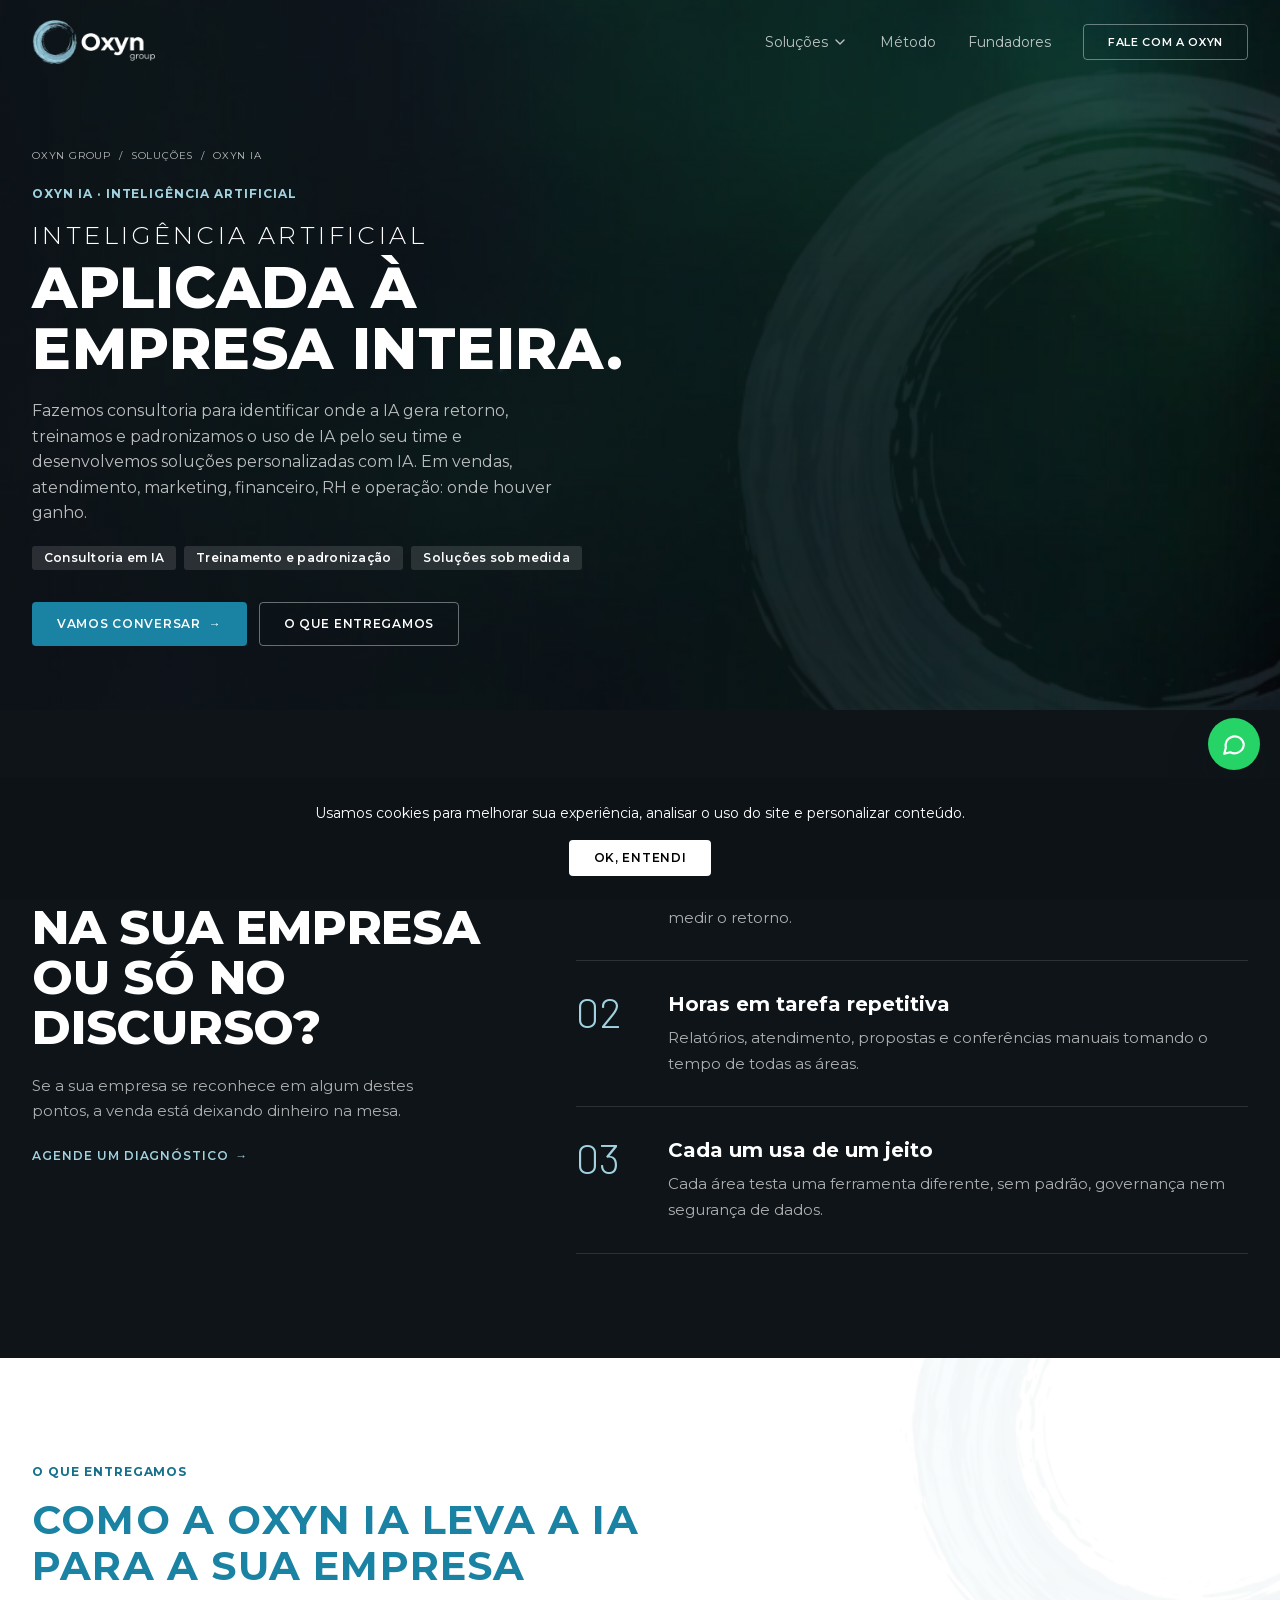
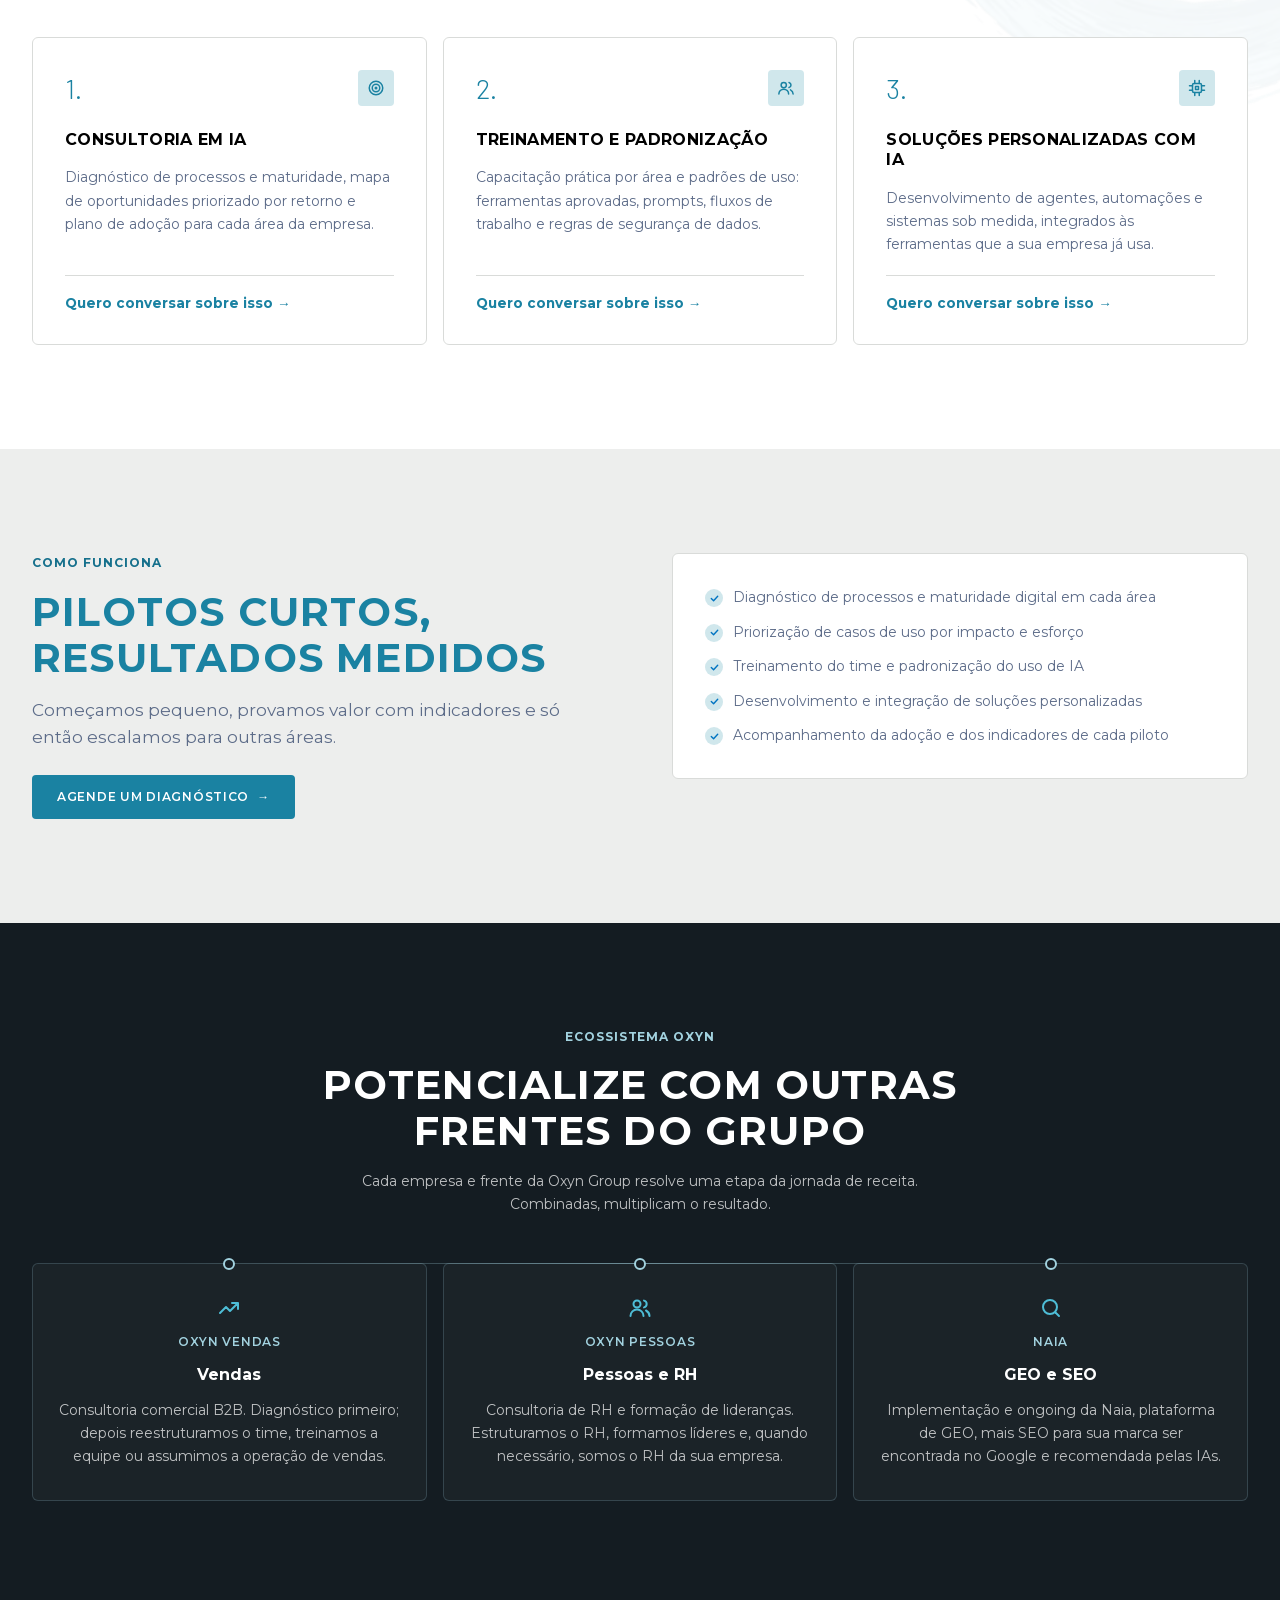
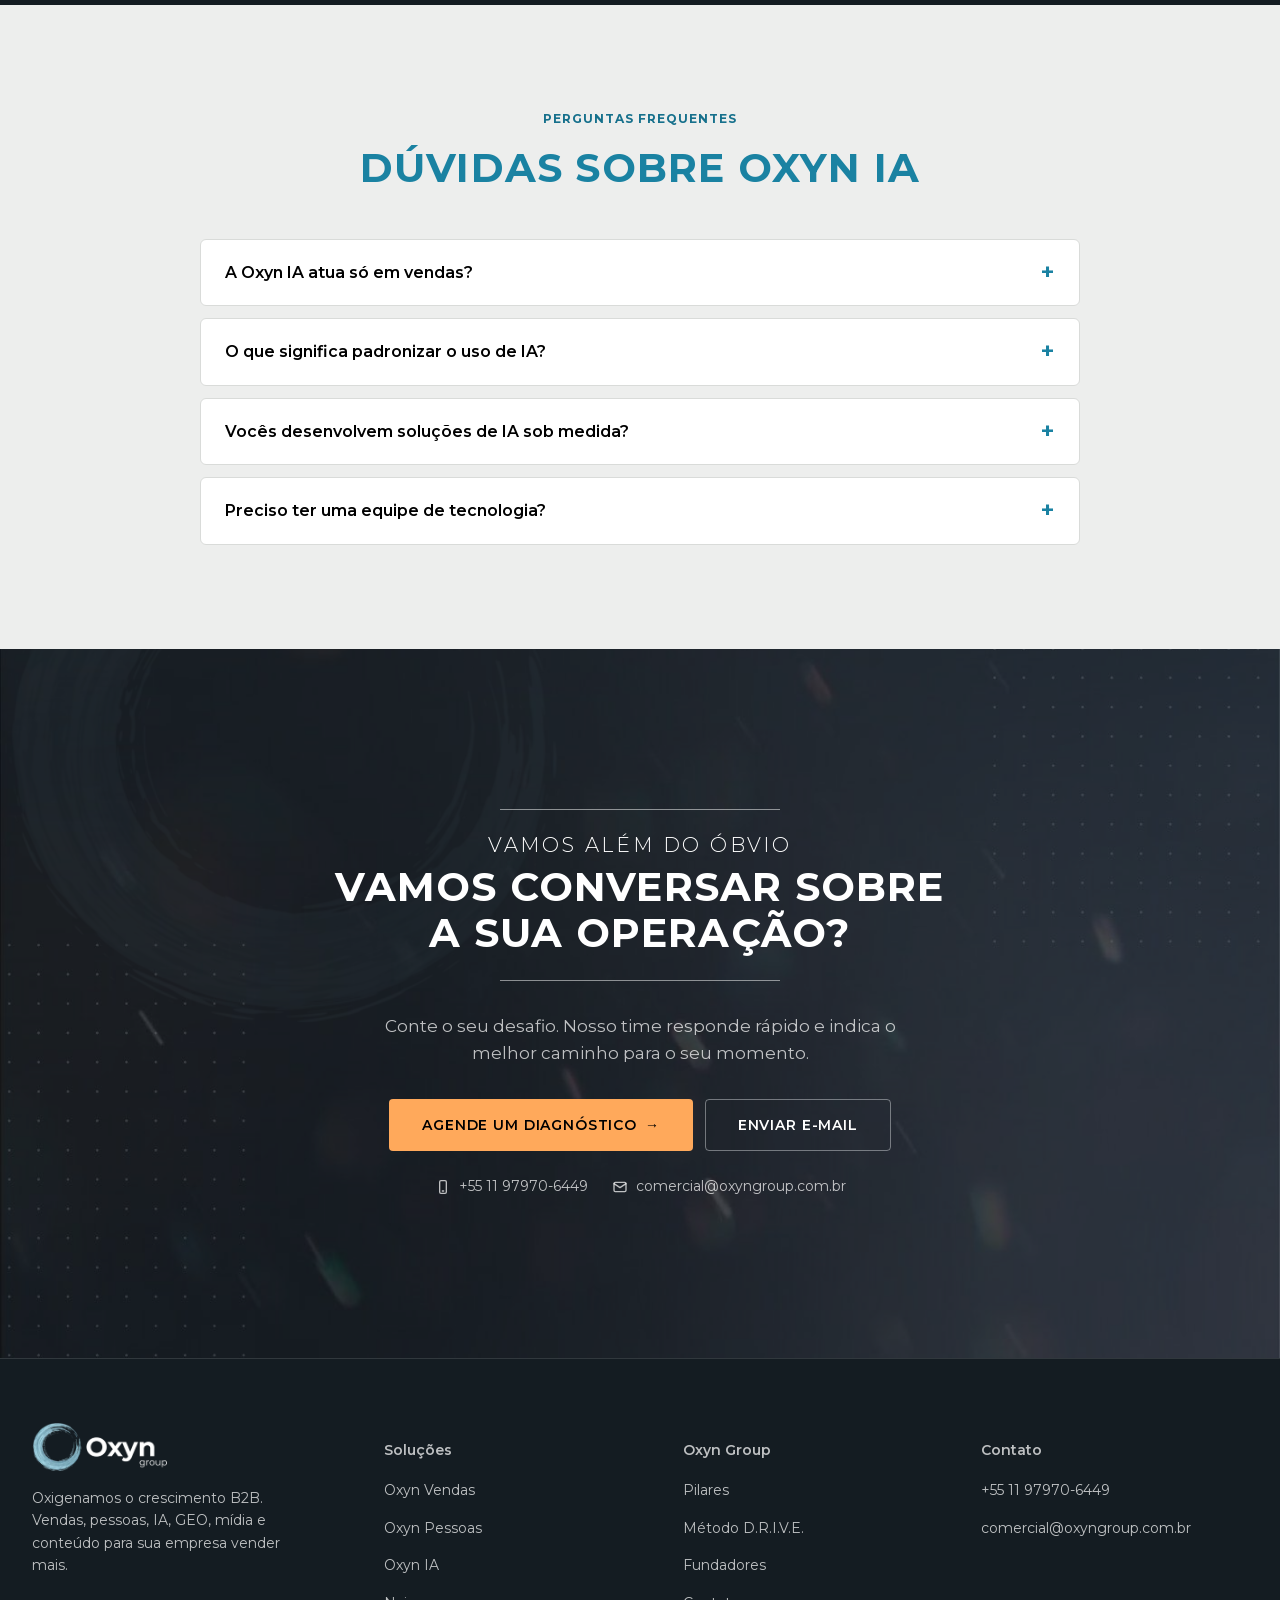
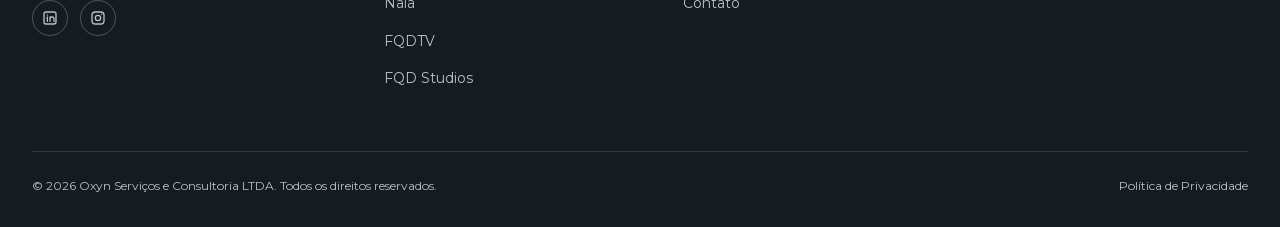
<file: solucoes/inteligencia-artificial.html>
<!doctype html>
<html lang="pt-BR">
<head>
<meta charset="utf-8">
<meta name="viewport" content="width=device-width, initial-scale=1">
<title>Consultoria e treinamento em IA para empresas | Oxyn IA</title>
<meta name="description" content="Consultoria, treinamento e padronização do uso de IA e soluções sob medida para vendas, atendimento, marketing, financeiro, RH e operação.">
<link rel="canonical" href="https://oxyngroup.com.br/solucoes/inteligencia-artificial">
<meta name="theme-color" content="#141C22">
<meta property="og:type" content="website">
<meta property="og:locale" content="pt_BR">
<meta property="og:site_name" content="Oxyn Group">
<meta property="og:title" content="Consultoria e treinamento em IA para empresas | Oxyn IA">
<meta property="og:description" content="Consultoria, treinamento e padronização do uso de IA e soluções sob medida para vendas, atendimento, marketing, financeiro, RH e operação.">
<meta property="og:url" content="https://oxyngroup.com.br/solucoes/inteligencia-artificial">
<meta property="og:image" content="https://oxyngroup.com.br/assets/img/og-oxyn.jpg">
<meta property="og:image:width" content="1200">
<meta property="og:image:height" content="630">
<meta name="twitter:card" content="summary_large_image">
<link rel="icon" href="/assets/img/favicon.png" type="image/png">
<link rel="apple-touch-icon" href="/assets/img/apple-touch-icon.png">
<link rel="preconnect" href="https://fonts.googleapis.com">
<link rel="preconnect" href="https://fonts.gstatic.com" crossorigin>
<link rel="preload" as="style" href="https://fonts.googleapis.com/css2?family=Barlow:wght@300;400;600&family=Montserrat:wght@300;400;500;600;700;800&display=swap" onload="this.onload=null;this.rel='stylesheet'">
<noscript><link rel="stylesheet" href="https://fonts.googleapis.com/css2?family=Barlow:wght@300;400;600&family=Montserrat:wght@300;400;500;600;700;800&display=swap"></noscript>
<link rel="stylesheet" href="/assets/css/styles.css?v=8edf50134b">
<script type="application/ld+json">
[
  {
    "@context": "https://schema.org",
    "@type": "Service",
    "name": "Consultoria, treinamento e soluções de inteligência artificial para empresas",
    "serviceType": "Inteligência Artificial",
    "provider": {
      "@type": "Organization",
      "name": "Oxyn Group",
      "url": "https://oxyngroup.com.br"
    },
    "brand": {
      "@type": "Brand",
      "name": "Oxyn IA"
    },
    "areaServed": "BR",
    "description": "Fazemos consultoria para identificar onde a IA gera retorno, treinamos e padronizamos o uso de IA pelo seu time e desenvolvemos soluções personalizadas com IA. Em vendas, atendimento, marketing, financeiro, RH e operação: onde houver ganho.",
    "url": "https://oxyngroup.com.br/solucoes/inteligencia-artificial"
  },
  {
    "@context": "https://schema.org",
    "@type": "FAQPage",
    "mainEntity": [
      {
        "@type": "Question",
        "name": "A Oxyn IA atua só em vendas?",
        "acceptedAnswer": {
          "@type": "Answer",
          "text": "Não. Atuamos na empresa inteira: vendas, atendimento, marketing, financeiro, RH e operação. Onde houver tarefa repetitiva ou decisão que se beneficia de dados, a IA pode gerar ganho."
        }
      },
      {
        "@type": "Question",
        "name": "O que significa padronizar o uso de IA?",
        "acceptedAnswer": {
          "@type": "Answer",
          "text": "É definir quais ferramentas usar, para quê e com quais regras: políticas de uso, proteção de dados, prompts e fluxos de trabalho por área, para que todo o time use IA do mesmo jeito e com segurança."
        }
      },
      {
        "@type": "Question",
        "name": "Vocês desenvolvem soluções de IA sob medida?",
        "acceptedAnswer": {
          "@type": "Answer",
          "text": "Sim. Desenvolvemos agentes, automações e sistemas com IA personalizados para o seu processo, integrados aos sistemas que você já usa."
        }
      },
      {
        "@type": "Question",
        "name": "Preciso ter uma equipe de tecnologia?",
        "acceptedAnswer": {
          "@type": "Answer",
          "text": "Não. Conduzimos diagnóstico, desenvolvimento e treinamento. Quando há integração com sistemas internos, trabalhamos junto com o seu time ou fornecedor de TI."
        }
      }
    ]
  }
]
</script>
</head>
<body class="has-cookie">

<svg id="icon-sprite" width="0" height="0" style="position:absolute" aria-hidden="true">
  <symbol id="i-arrow-right" viewBox="0 0 24 24"><path d="M5 12h14M13 6l6 6-6 6"/></symbol>
  <symbol id="i-chevron-left" viewBox="0 0 24 24"><path d="M15 18l-6-6 6-6"/></symbol>
  <symbol id="i-chevron-right" viewBox="0 0 24 24"><path d="M9 18l6-6-6-6"/></symbol>
  <symbol id="i-external" viewBox="0 0 24 24"><path d="M14 4h6v6M20 4l-9 9M18 14v5a1 1 0 0 1-1 1H5a1 1 0 0 1-1-1V7a1 1 0 0 1 1-1h5"/></symbol>
  <symbol id="i-menu" viewBox="0 0 24 24"><path d="M4 7h16M4 12h16M4 17h16"/></symbol>
  <symbol id="i-cart" viewBox="0 0 24 24"><circle cx="9" cy="20" r="1.4"/><circle cx="18" cy="20" r="1.4"/><path d="M2.5 3h2.6l2.3 11.2a1.6 1.6 0 0 0 1.6 1.3h8.6a1.6 1.6 0 0 0 1.6-1.2L21 7H6"/></symbol>
  <symbol id="i-wrench" viewBox="0 0 24 24"><path d="M14.7 6.3a4 4 0 0 0 5.2 5.2l-8.6 8.6a2.1 2.1 0 0 1-3-3l8.6-8.6a4 4 0 0 0-2.2-2.2Z"/><path d="M14.7 6.3 17 4"/></symbol>
  <symbol id="i-megaphone" viewBox="0 0 24 24"><path d="M3 11v2a1 1 0 0 0 1 1h3l6 4V6L7 10H4a1 1 0 0 0-1 1Z"/><path d="M17 9a4 4 0 0 1 0 6"/></symbol>
  <symbol id="i-globe" viewBox="0 0 24 24"><circle cx="12" cy="12" r="9"/><path d="M3 12h18M12 3a14 14 0 0 1 0 18M12 3a14 14 0 0 0 0 18"/></symbol>
  <symbol id="i-layers" viewBox="0 0 24 24"><path d="m12 3 9 5-9 5-9-5 9-5Z"/><path d="m3 13 9 5 9-5"/></symbol>
  <symbol id="i-cpu" viewBox="0 0 24 24"><rect x="6" y="6" width="12" height="12" rx="2"/><path d="M10 10h4v4h-4zM9 2v4M15 2v4M9 18v4M15 18v4M2 9h4M2 15h4M18 9h4M18 15h4"/></symbol>
  <symbol id="i-award" viewBox="0 0 24 24"><circle cx="12" cy="9" r="5"/><path d="m8.5 13.2-1.5 7.8 5-3 5 3-1.5-7.8"/></symbol>
  <symbol id="i-zap" viewBox="0 0 24 24"><path d="M13 2 4 14h7l-1 8 9-12h-7l1-8Z"/></symbol>
  <symbol id="i-bag" viewBox="0 0 24 24"><rect x="4" y="7" width="16" height="14" rx="2"/><path d="M9 10V6a3 3 0 0 1 6 0v4"/></symbol>
  <symbol id="i-message" viewBox="0 0 24 24"><path d="M21 12a8.5 8.5 0 0 1-12.4 7.6L3 21l1.4-5.4A8.5 8.5 0 1 1 21 12Z"/></symbol>
  <symbol id="i-users" viewBox="0 0 24 24"><circle cx="9" cy="8" r="3.5"/><path d="M2.5 20a6.5 6.5 0 0 1 13 0M16 4.6a3.5 3.5 0 0 1 0 6.8M18 14.5a6.5 6.5 0 0 1 3.5 5.5"/></symbol>
  <symbol id="i-trend" viewBox="0 0 24 24"><path d="m3 17 6-6 4 4 8-8M15 7h6v6"/></symbol>
  <symbol id="i-phone" viewBox="0 0 24 24"><rect x="7" y="2.5" width="10" height="19" rx="2"/><path d="M11 18h2"/></symbol>
  <symbol id="i-chart" viewBox="0 0 24 24"><path d="M4 20h16M7 16v-4M12 16V8M17 16v-7"/></symbol>
  <symbol id="i-database" viewBox="0 0 24 24"><ellipse cx="12" cy="5.5" rx="7.5" ry="2.5"/><path d="M4.5 5.5v13c0 1.4 3.4 2.5 7.5 2.5s7.5-1.1 7.5-2.5v-13M4.5 12c0 1.4 3.4 2.5 7.5 2.5s7.5-1.1 7.5-2.5"/></symbol>
  <symbol id="i-linkedin" viewBox="0 0 24 24"><rect x="3" y="3" width="18" height="18" rx="3"/><path d="M8 10.5V17M8 7.5v.01M12 17v-6.5M12 13.5a3 3 0 0 1 6 0V17"/></symbol>
  <symbol id="i-instagram" viewBox="0 0 24 24"><rect x="3" y="3" width="18" height="18" rx="5"/><circle cx="12" cy="12" r="4"/><path d="M17.5 6.5v.01"/></symbol>
  <symbol id="i-youtube" viewBox="0 0 24 24"><rect x="2.5" y="5" width="19" height="14" rx="4"/><path d="m10 9 5 3-5 3V9Z"/></symbol>
  <symbol id="i-chevron-down" viewBox="0 0 24 24"><path d="m6 9 6 6 6-6"/></symbol>
  <symbol id="i-search" viewBox="0 0 24 24"><circle cx="11" cy="11" r="7"/><path d="m20 20-3.5-3.5"/></symbol>
  <symbol id="i-target" viewBox="0 0 24 24"><circle cx="12" cy="12" r="9"/><circle cx="12" cy="12" r="5"/><circle cx="12" cy="12" r="1"/></symbol>
  <symbol id="i-video" viewBox="0 0 24 24"><rect x="2.5" y="6" width="13" height="12" rx="2"/><path d="m15.5 10 6-3.5v11l-6-3.5"/></symbol>
  <symbol id="i-camera" viewBox="0 0 24 24"><path d="M4 8h3l2-3h6l2 3h3a1 1 0 0 1 1 1v10a1 1 0 0 1-1 1H4a1 1 0 0 1-1-1V9a1 1 0 0 1 1-1Z"/><circle cx="12" cy="13.5" r="3.5"/></symbol>
  <symbol id="i-handshake" viewBox="0 0 24 24"><path d="m11 17 2 2a1.4 1.4 0 0 0 2-2"/><path d="m14 14 2.5 2.5a1.4 1.4 0 0 0 2-2l-3.9-3.9a2.8 2.8 0 0 0-4 0l-.9.9a1.4 1.4 0 1 1-2-2l2.8-2.8a4.9 4.9 0 0 1 6 -.7l.5.3a4 4 0 0 0 2.8.5L21 6"/><path d="m21 3 1 11h-2"/><path d="M3 3 2 14l6.5 6.5a1.4 1.4 0 0 0 2-2"/><path d="M3 4h8"/></symbol>
  <symbol id="i-mail" viewBox="0 0 24 24"><rect x="3" y="5" width="18" height="14" rx="2"/><path d="m3 7 9 6 9-6"/></symbol>
  <symbol id="i-factory" viewBox="0 0 24 24"><path d="M2 20a2 2 0 0 0 2 2h16a2 2 0 0 0 2-2V8l-7 5V8l-7 5V4a2 2 0 0 0-2-2H4a2 2 0 0 0-2 2Z"/><path d="M17 18h1M12 18h1M7 18h1"/></symbol>
  <symbol id="i-wheat" viewBox="0 0 24 24"><path d="M2 22 16 8"/><path d="M3.47 12.53 5 11l1.53 1.53a3.5 3.5 0 0 1 0 4.94L5 19l-1.53-1.53a3.5 3.5 0 0 1 0-4.94Z"/><path d="M7.47 8.53 9 7l1.53 1.53a3.5 3.5 0 0 1 0 4.94L9 15l-1.53-1.53a3.5 3.5 0 0 1 0-4.94Z"/><path d="M11.47 4.53 13 3l1.53 1.53a3.5 3.5 0 0 1 0 4.94L13 11l-1.53-1.53a3.5 3.5 0 0 1 0-4.94Z"/><path d="M20 2h2v2a4 4 0 0 1-4 4h-2V6a4 4 0 0 1 4-4Z"/><path d="M11.47 17.47 13 19l-1.53 1.53a3.5 3.5 0 0 1-4.94 0L5 19l1.53-1.53a3.5 3.5 0 0 1 4.94 0Z"/><path d="M15.47 13.47 17 15l-1.53 1.53a3.5 3.5 0 0 1-4.94 0L9 15l1.53-1.53a3.5 3.5 0 0 1 4.94 0Z"/><path d="M19.47 9.47 21 11l-1.53 1.53a3.5 3.5 0 0 1-4.94 0L13 11l1.53-1.53a3.5 3.5 0 0 1 4.94 0Z"/></symbol>
  <symbol id="i-pill" viewBox="0 0 24 24"><path d="m10.5 20.5 10-10a4.95 4.95 0 1 0-7-7l-10 10a4.95 4.95 0 1 0 7 7Z"/><path d="m8.5 8.5 7 7"/></symbol>
  <symbol id="i-store" viewBox="0 0 24 24"><path d="M6 2 3 6v14a2 2 0 0 0 2 2h14a2 2 0 0 0 2-2V6l-3-4Z"/><path d="M3 6h18"/><path d="M16 10a4 4 0 0 1-8 0"/></symbol>
  <symbol id="i-graduation" viewBox="0 0 24 24"><path d="M21.42 10.92a1 1 0 0 0-.02-1.84L12.83 5.18a2 2 0 0 0-1.66 0L2.6 9.08a1 1 0 0 0 0 1.83l8.57 3.91a2 2 0 0 0 1.66 0Z"/><path d="M22 10v6"/><path d="M6 12.5V16a6 3 0 0 0 12 0v-3.5"/></symbol>
  <symbol id="i-bank" viewBox="0 0 24 24"><path d="M3 22h18"/><path d="M6 18v-7M10 18v-7M14 18v-7M18 18v-7"/><path d="M12 2 20 7H4Z"/></symbol>
  <symbol id="i-plane" viewBox="0 0 24 24"><path d="M17.8 19.2 16 11l3.5-3.5C21 6 21.5 4 21 3c-1-.5-3 0-4.5 1.5L13 8 4.8 6.2c-.5-.1-.9.1-1.1.5l-.3.5c-.2.5-.1 1 .3 1.3L9 12l-2 3H4l-1 1 3 2 2 3 1-1v-3l3-2 3.5 5.3c.3.4.8.5 1.3.3l.5-.2c.4-.3.6-.7.5-1.2Z"/></symbol>
  <symbol id="i-car" viewBox="0 0 24 24"><path d="M19 17h2c.6 0 1-.4 1-1v-3c0-.9-.7-1.7-1.5-1.9C18.7 10.6 16 10 16 10s-1.3-1.4-2.2-2.3c-.5-.4-1.1-.7-1.8-.7H5c-.6 0-1.1.4-1.4.9l-1.4 2.9A3.7 3.7 0 0 0 2 12v4c0 .6.4 1 1 1h2"/><circle cx="7" cy="17" r="2"/><path d="M9 17h6"/><circle cx="17" cy="17" r="2"/></symbol>
</svg>

  <!-- NAV | logo 02 (fonte branca) sobre fundo escuro + dropdown de solucoes -->
  <nav class="nav" data-component="nav">
    <div class="container">
      <a href="/" class="brand" aria-label="Oxyn Group, página inicial">
        <img class="brand__logo" src="/assets/img/logo-oxyn-branco.webp" alt="Oxyn Group" width="240" height="86">
      </a>
      <div class="nav__links" id="nav-links">
        <div class="nav__drop">
          <button type="button" aria-expanded="false">Soluções <svg class="icon icon--sm"><use href="#i-chevron-down"/></svg></button>
          <div class="nav__menu">
            <span class="nav__group">Oxyn</span>
            <a href="/solucoes/vendas"><b>Oxyn Vendas</b><small>Consultoria comercial e operação de vendas</small></a>
            <a href="/solucoes/pessoas"><b>Oxyn Pessoas</b><small>Consultoria de RH, lideranças e RH como serviço</small></a>
            <a href="/solucoes/inteligencia-artificial" aria-current="page"><b>Oxyn IA</b><small>Consultoria, treinamento e soluções de IA</small></a>
            <span class="nav__group">Empresas do grupo</span>
            <a href="/solucoes/naia-geo-seo"><b>Naia</b><small>GEO e SEO com a plataforma Naia</small></a>
            <a href="/solucoes/fqdtv"><b>FQDTV</b><small>Mídia para públicos de nicho</small></a>
            <a href="/solucoes/fqd-studios"><b>FQD Studios</b><small>Estúdio de gravação e gravações externas</small></a>
          </div>
        </div>
        <a href="/#metodo">Método</a>
        <a href="/#fundadores">Fundadores</a>
        <a href="/#contato" class="btn btn--ghost btn--sm">Fale com a Oxyn</a>
      </div>
      <button class="nav__toggle" aria-label="Abrir menu" aria-expanded="false" aria-controls="nav-links"><svg class="icon"><use href="#i-menu"/></svg></button>
    </div>
  </nav>
  <main id="conteudo">
  <!-- HERO interno | uma foto por pagina, sobreposicao escura -->
  <header class="hero hero--page has-ring" data-section="hero" style="--img:url('/assets/img/foto-abstrato-escuro.jpg')">
    <div class="container">
      <div class="hero__content">
        <nav class="crumbs" aria-label="Trilha"><a href="/">Oxyn Group</a><span>/</span><a href="/#solucoes">Soluções</a><span>/</span><span>Oxyn IA</span></nav>
        <p class="eyebrow">Oxyn IA · Inteligência artificial</p>
        <h1 class="display"><span class="thin">Inteligência artificial</span>aplicada à empresa inteira.</h1>
        <p class="lead">Fazemos consultoria para identificar onde a IA gera retorno, treinamos e padronizamos o uso de IA pelo seu time e desenvolvemos soluções personalizadas com IA. Em vendas, atendimento, marketing, financeiro, RH e operação: onde houver ganho.</p>
        <div class="tags"><span class="tag tag--dark">Consultoria em IA</span><span class="tag tag--dark">Treinamento e padronização</span><span class="tag tag--dark">Soluções sob medida</span></div>
        <div class="btn-row">
          <a href="#contato" class="btn btn--primary">Vamos conversar <span class="arrow">→</span></a>
          <a href="#entregas" class="btn btn--ghost">O que entregamos</a>
        </div>
      </div>
    </div>
  </header>

  <!-- DESAFIO -->
  <section class="section pains" data-section="problem">
    <div class="container pains__wrap">
      <header class="pains__head" data-reveal>
        <p class="sol__kicker">O desafio</p>
        <h2 class="pains__title">A IA já chegou na sua empresa ou só no discurso?</h2>
        <p>Se a sua empresa se reconhece em algum destes pontos, a venda está deixando dinheiro na mesa.</p>
        <a href="#contato" class="link-arrow">Agende um diagnóstico <span class="arrow">→</span></a>
      </header>
      <div class="pains__list">
        <div class="pains__row" data-reveal><em>01</em><div><b>IA só no discurso</b><span>A empresa sabe que precisa, mas não sabe por onde começar nem como medir o retorno.</span></div></div>
        <div class="pains__row" data-reveal><em>02</em><div><b>Horas em tarefa repetitiva</b><span>Relatórios, atendimento, propostas e conferências manuais tomando o tempo de todas as áreas.</span></div></div>
        <div class="pains__row" data-reveal><em>03</em><div><b>Cada um usa de um jeito</b><span>Cada área testa uma ferramenta diferente, sem padrão, governança nem segurança de dados.</span></div></div>
      </div>
    </div>
  </section>

  <!-- ENTREGAS -->
  <section class="section section--white has-ring" id="entregas" data-section="deliverables" style="--ring-o:.08">
    <div class="container">
      <header class="section-head" data-reveal>
        <p class="eyebrow">O que entregamos</p>
        <h2 class="h2">Como a Oxyn IA leva a IA para a sua empresa</h2>
      </header>
      <div class="grid grid--3">
        <article class="card card--soft card--feature card--offer" data-reveal>
          <div class="card__top"><span class="icon-badge"><svg class="icon"><use href="#i-target"/></svg></span><span class="num">1.</span></div>
          <h3 class="h4">Consultoria em IA</h3>
          <p>Diagnóstico de processos e maturidade, mapa de oportunidades priorizado por retorno e plano de adoção para cada área da empresa.</p>
          <a class="offer-cta" href="https://wa.me/5511979706449?text=Ol%C3%A1%21%20Vi%20no%20site%20da%20Oxyn%20e%20quero%20conversar%20sobre%3A%20Consultoria%20em%20IA." target="_blank" rel="noopener" data-oferta="consultoria-em-ia">Quero conversar sobre isso <span class="arrow">→</span></a>
        </article>
        <article class="card card--soft card--feature card--offer" data-reveal>
          <div class="card__top"><span class="icon-badge"><svg class="icon"><use href="#i-users"/></svg></span><span class="num">2.</span></div>
          <h3 class="h4">Treinamento e padronização</h3>
          <p>Capacitação prática por área e padrões de uso: ferramentas aprovadas, prompts, fluxos de trabalho e regras de segurança de dados.</p>
          <a class="offer-cta" href="https://wa.me/5511979706449?text=Ol%C3%A1%21%20Vi%20no%20site%20da%20Oxyn%20e%20quero%20conversar%20sobre%3A%20Treinamento%20e%20padroniza%C3%A7%C3%A3o." target="_blank" rel="noopener" data-oferta="treinamento-e-padronizacao">Quero conversar sobre isso <span class="arrow">→</span></a>
        </article>
        <article class="card card--soft card--feature card--offer" data-reveal>
          <div class="card__top"><span class="icon-badge"><svg class="icon"><use href="#i-cpu"/></svg></span><span class="num">3.</span></div>
          <h3 class="h4">Soluções personalizadas com IA</h3>
          <p>Desenvolvimento de agentes, automações e sistemas sob medida, integrados às ferramentas que a sua empresa já usa.</p>
          <a class="offer-cta" href="https://wa.me/5511979706449?text=Ol%C3%A1%21%20Vi%20no%20site%20da%20Oxyn%20e%20quero%20conversar%20sobre%3A%20Solu%C3%A7%C3%B5es%20personalizadas%20com%20IA." target="_blank" rel="noopener" data-oferta="solucoes-personalizadas-com-ia">Quero conversar sobre isso <span class="arrow">→</span></a>
        </article>
      </div>
    </div>
  </section>

  <!-- COMO FUNCIONA -->
  <section class="section section--light" data-section="how">
    <div class="container split">
      <header class="section-head" data-reveal>
        <p class="eyebrow">Como funciona</p>
        <h2 class="h2">Pilotos curtos, resultados medidos</h2>
        <p class="lead">Começamos pequeno, provamos valor com indicadores e só então escalamos para outras áreas.</p>
        <div class="btn-row" style="margin-top:8px"><a href="#contato" class="btn btn--primary">Agende um diagnóstico <span class="arrow">→</span></a></div>
      </header>
      <ul class="checks card card--soft" data-reveal>
            <li>Diagnóstico de processos e maturidade digital em cada área</li>
            <li>Priorização de casos de uso por impacto e esforço</li>
            <li>Treinamento do time e padronização do uso de IA</li>
            <li>Desenvolvimento e integração de soluções personalizadas</li>
            <li>Acompanhamento da adoção e dos indicadores de cada piloto</li>
      </ul>
    </div>
  </section>

  <!-- CONEXOES COM O GRUPO -->
  <section class="section section--navy" data-section="ecosystem">
    <div class="container">
      <header class="section-head section-head--center" data-reveal>
        <p class="eyebrow">Ecossistema Oxyn</p>
        <h2 class="h2">Potencialize com outras frentes do grupo</h2>
        <p class="lead small">Cada empresa e frente da Oxyn Group resolve uma etapa da jornada de receita. Combinadas, multiplicam o resultado.</p>
      </header>
      <div class="grid grid--3 eco">
        <a href="/solucoes/vendas" class="card card--eco" data-reveal><svg class="icon icon--cyan"><use href="#i-trend"/></svg><span class="leader__role">Oxyn Vendas</span><h3 class="h5">Vendas</h3><p>Consultoria comercial B2B. Diagnóstico primeiro; depois reestruturamos o time, treinamos a equipe ou assumimos a operação de vendas.</p></a>
        <a href="/solucoes/pessoas" class="card card--eco" data-reveal><svg class="icon icon--cyan"><use href="#i-users"/></svg><span class="leader__role">Oxyn Pessoas</span><h3 class="h5">Pessoas e RH</h3><p>Consultoria de RH e formação de lideranças. Estruturamos o RH, formamos líderes e, quando necessário, somos o RH da sua empresa.</p></a>
        <a href="/solucoes/naia-geo-seo" class="card card--eco" data-reveal><svg class="icon icon--cyan"><use href="#i-search"/></svg><span class="leader__role">Naia</span><h3 class="h5">GEO e SEO</h3><p>Implementação e ongoing da Naia, plataforma de GEO, mais SEO para sua marca ser encontrada no Google e recomendada pelas IAs.</p></a>
      </div>
    </div>
  </section>

  <!-- FAQ -->
  <section class="section section--light" data-section="faq">
    <div class="container">
      <header class="section-head section-head--center" data-reveal>
        <p class="eyebrow">Perguntas frequentes</p>
        <h2 class="h2">Dúvidas sobre Oxyn IA</h2>
      </header>
      <div class="faq">
        <details data-reveal><summary>A Oxyn IA atua só em vendas?</summary><p>Não. Atuamos na empresa inteira: vendas, atendimento, marketing, financeiro, RH e operação. Onde houver tarefa repetitiva ou decisão que se beneficia de dados, a IA pode gerar ganho.</p></details>
        <details data-reveal><summary>O que significa padronizar o uso de IA?</summary><p>É definir quais ferramentas usar, para quê e com quais regras: políticas de uso, proteção de dados, prompts e fluxos de trabalho por área, para que todo o time use IA do mesmo jeito e com segurança.</p></details>
        <details data-reveal><summary>Vocês desenvolvem soluções de IA sob medida?</summary><p>Sim. Desenvolvemos agentes, automações e sistemas com IA personalizados para o seu processo, integrados aos sistemas que você já usa.</p></details>
        <details data-reveal><summary>Preciso ter uma equipe de tecnologia?</summary><p>Não. Conduzimos diagnóstico, desenvolvimento e treinamento. Quando há integração com sistemas internos, trabalhamos junto com o seu time ou fornecedor de TI.</p></details>
      </div>
    </div>
  </section>

  <!-- CTA FINAL | foto escura + composicao assinatura entre fios finos | 1 botao ambar -->
  <section class="section section--overlay cta-final has-ring" id="contato" data-section="cta" style="--img:url('/assets/img/foto-abstrato-capa.jpg');--ring-o:.12;--ring-x:auto;--ring-y:-180px">
    <div class="container">
      <header class="section-head section-head--center signature" data-reveal>
        <h2 class="h2"><span class="thin">Vamos além do óbvio</span>Vamos conversar sobre a sua operação?</h2>
      </header>
      <p class="lead" style="text-align:center;margin:0 auto 32px" data-reveal>Conte o seu desafio. Nosso time responde rápido e indica o melhor caminho para o seu momento.</p>
      <div class="btn-row" style="justify-content:center" data-reveal>
        <a href="https://wa.me/5511979706449?text=Ol%C3%A1%2C%20quero%20falar%20com%20um%20especialista%20da%20Oxyn." class="btn btn--amber btn--lg" target="_blank" rel="noopener">Agende um diagnóstico <span class="arrow">→</span></a>
        <a href="mailto:comercial@oxyngroup.com.br" class="btn btn--ghost btn--lg">Enviar e-mail</a>
      </div>
      <div class="contact-line" data-reveal>
        <a href="https://wa.me/5511979706449?text=Ol%C3%A1%2C%20quero%20falar%20com%20um%20especialista%20da%20Oxyn." target="_blank" rel="noopener"><svg class="icon icon--sm"><use href="#i-phone"/></svg>+55 11 97970-6449</a>
        <a href="mailto:comercial@oxyngroup.com.br"><svg class="icon icon--sm"><use href="#i-mail"/></svg>comercial@oxyngroup.com.br</a>
      </div>
    </div>
  </section>
  </main>

  <!-- FOOTER -->
  <footer class="footer" data-component="footer">
    <div class="container">
      <div class="footer__grid">
        <div>
          <a href="/" class="brand"><img class="brand__logo" src="/assets/img/logo-oxyn-branco.webp" alt="Oxyn Group" width="240" height="86" loading="lazy"></a>
          <p>Oxigenamos o crescimento B2B. Vendas, pessoas, IA, GEO, mídia e conteúdo para sua empresa vender mais.</p>
          <div class="socials">
            <a href="https://www.linkedin.com/company/oxyn-group/" aria-label="LinkedIn" target="_blank" rel="noopener"><svg class="icon icon--sm"><use href="#i-linkedin"/></svg></a>
            <a href="https://www.instagram.com/oxyn_group/" aria-label="Instagram" target="_blank" rel="noopener"><svg class="icon icon--sm"><use href="#i-instagram"/></svg></a>
          </div>
        </div>
        <div><p class="footer__t">Soluções</p><ul><li><a href="/solucoes/vendas">Oxyn Vendas</a></li><li><a href="/solucoes/pessoas">Oxyn Pessoas</a></li><li><a href="/solucoes/inteligencia-artificial">Oxyn IA</a></li><li><a href="/solucoes/naia-geo-seo">Naia</a></li><li><a href="/solucoes/fqdtv">FQDTV</a></li><li><a href="/solucoes/fqd-studios">FQD Studios</a></li></ul></div>
        <div><p class="footer__t">Oxyn Group</p><ul>
          <li><a href="/#pilares">Pilares</a></li><li><a href="/#metodo">Método D.R.I.V.E.</a></li>
          <li><a href="/#fundadores">Fundadores</a></li><li><a href="/#contato">Contato</a></li></ul></div>
        <div><p class="footer__t">Contato</p><ul>
          <li><a href="https://wa.me/5511979706449?text=Ol%C3%A1%2C%20quero%20falar%20com%20um%20especialista%20da%20Oxyn." target="_blank" rel="noopener">+55 11 97970-6449</a></li>
          <li><a href="mailto:comercial@oxyngroup.com.br">comercial@oxyngroup.com.br</a></li></ul></div>
      </div>
      <div class="footer__bottom"><span>© <span data-year>2026</span> Oxyn Serviços e Consultoria LTDA. Todos os direitos reservados.</span><a href="#">Política de Privacidade</a></div>
    </div>
  </footer>

  <a class="wa-float" href="https://wa.me/5511979706449?text=Ol%C3%A1%2C%20quero%20falar%20com%20um%20especialista%20da%20Oxyn." target="_blank" rel="noopener" aria-label="Conversar no WhatsApp"><svg class="icon"><use href="#i-message"/></svg></a>

  <!-- COOKIE BANNER -->
  <div class="cookie" data-cookie>
    <span>Usamos cookies para melhorar sua experiência, analisar o uso do site e personalizar conteúdo.</span>
    <button class="btn" data-cookie-ok>Ok, entendi</button>
  </div>

<script src="/assets/js/main.js?v=55b725bbc9" defer></script>
</body>
</html>
</file>
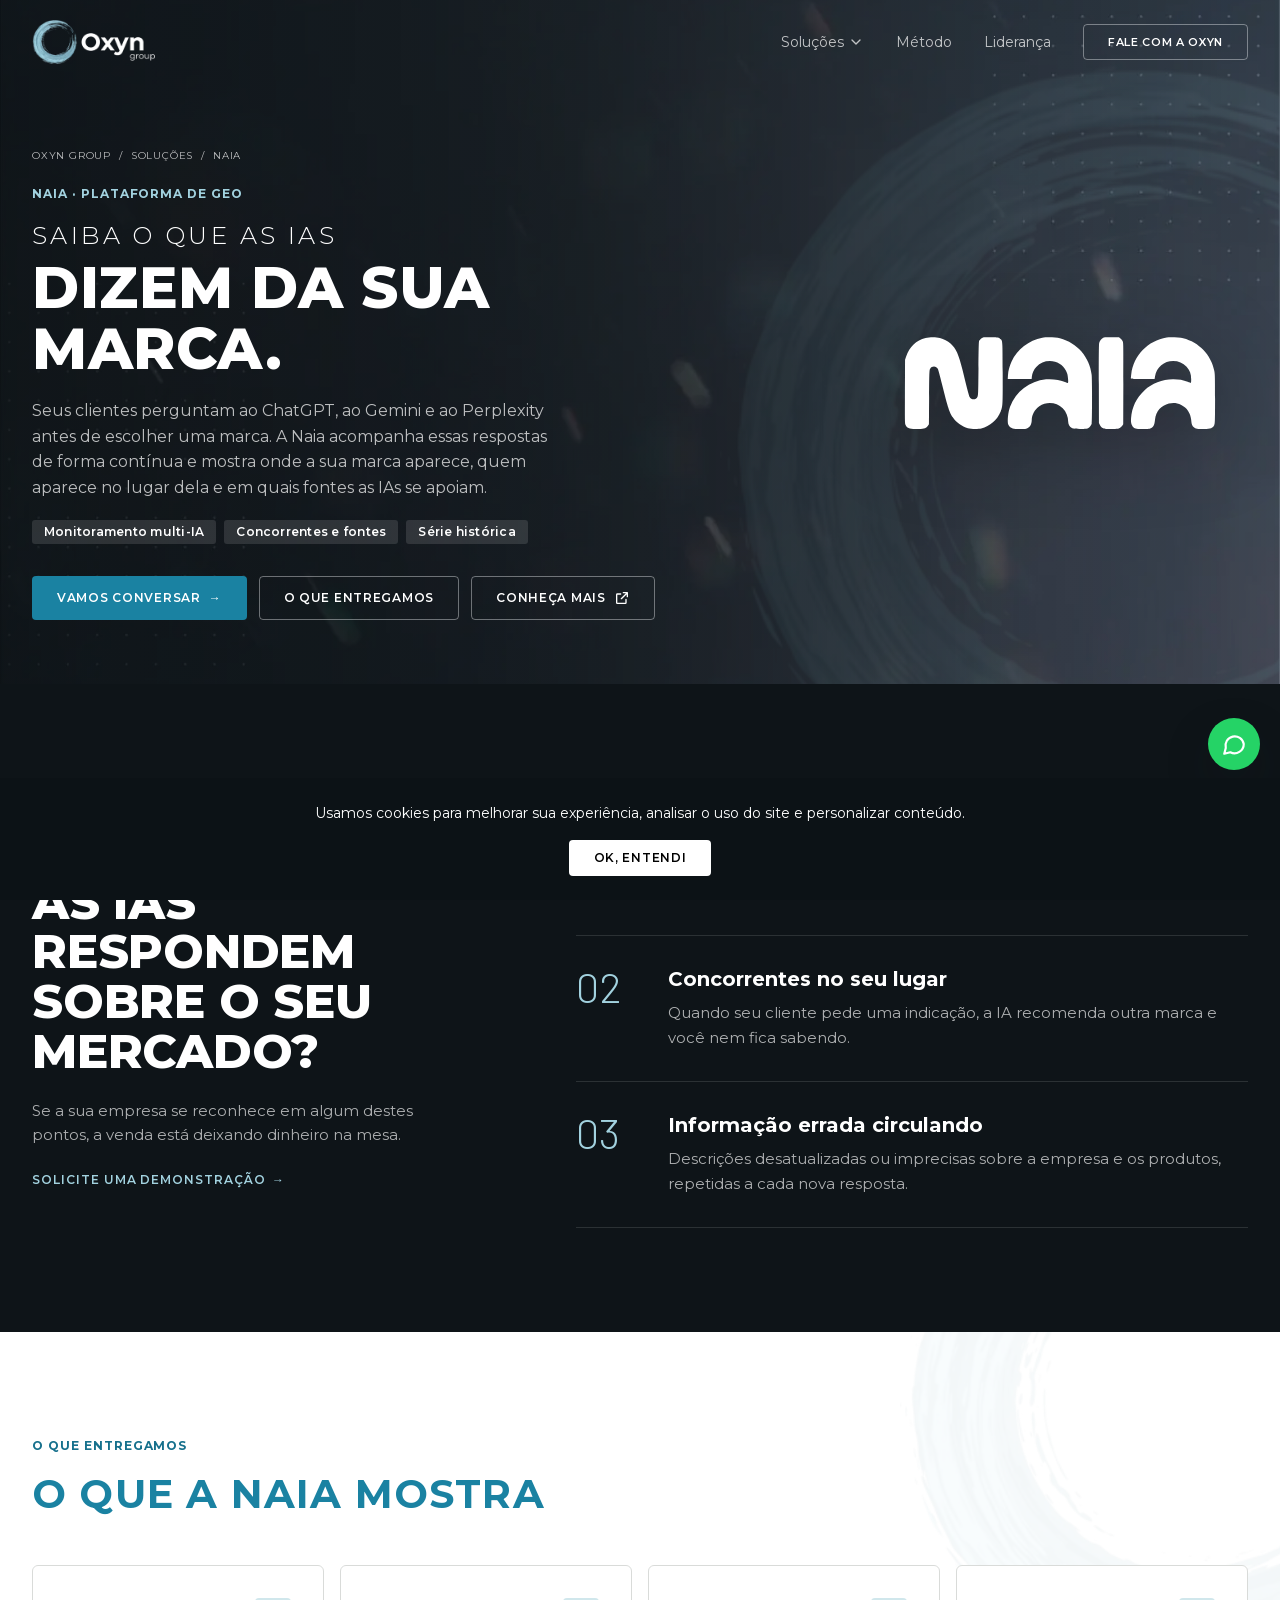
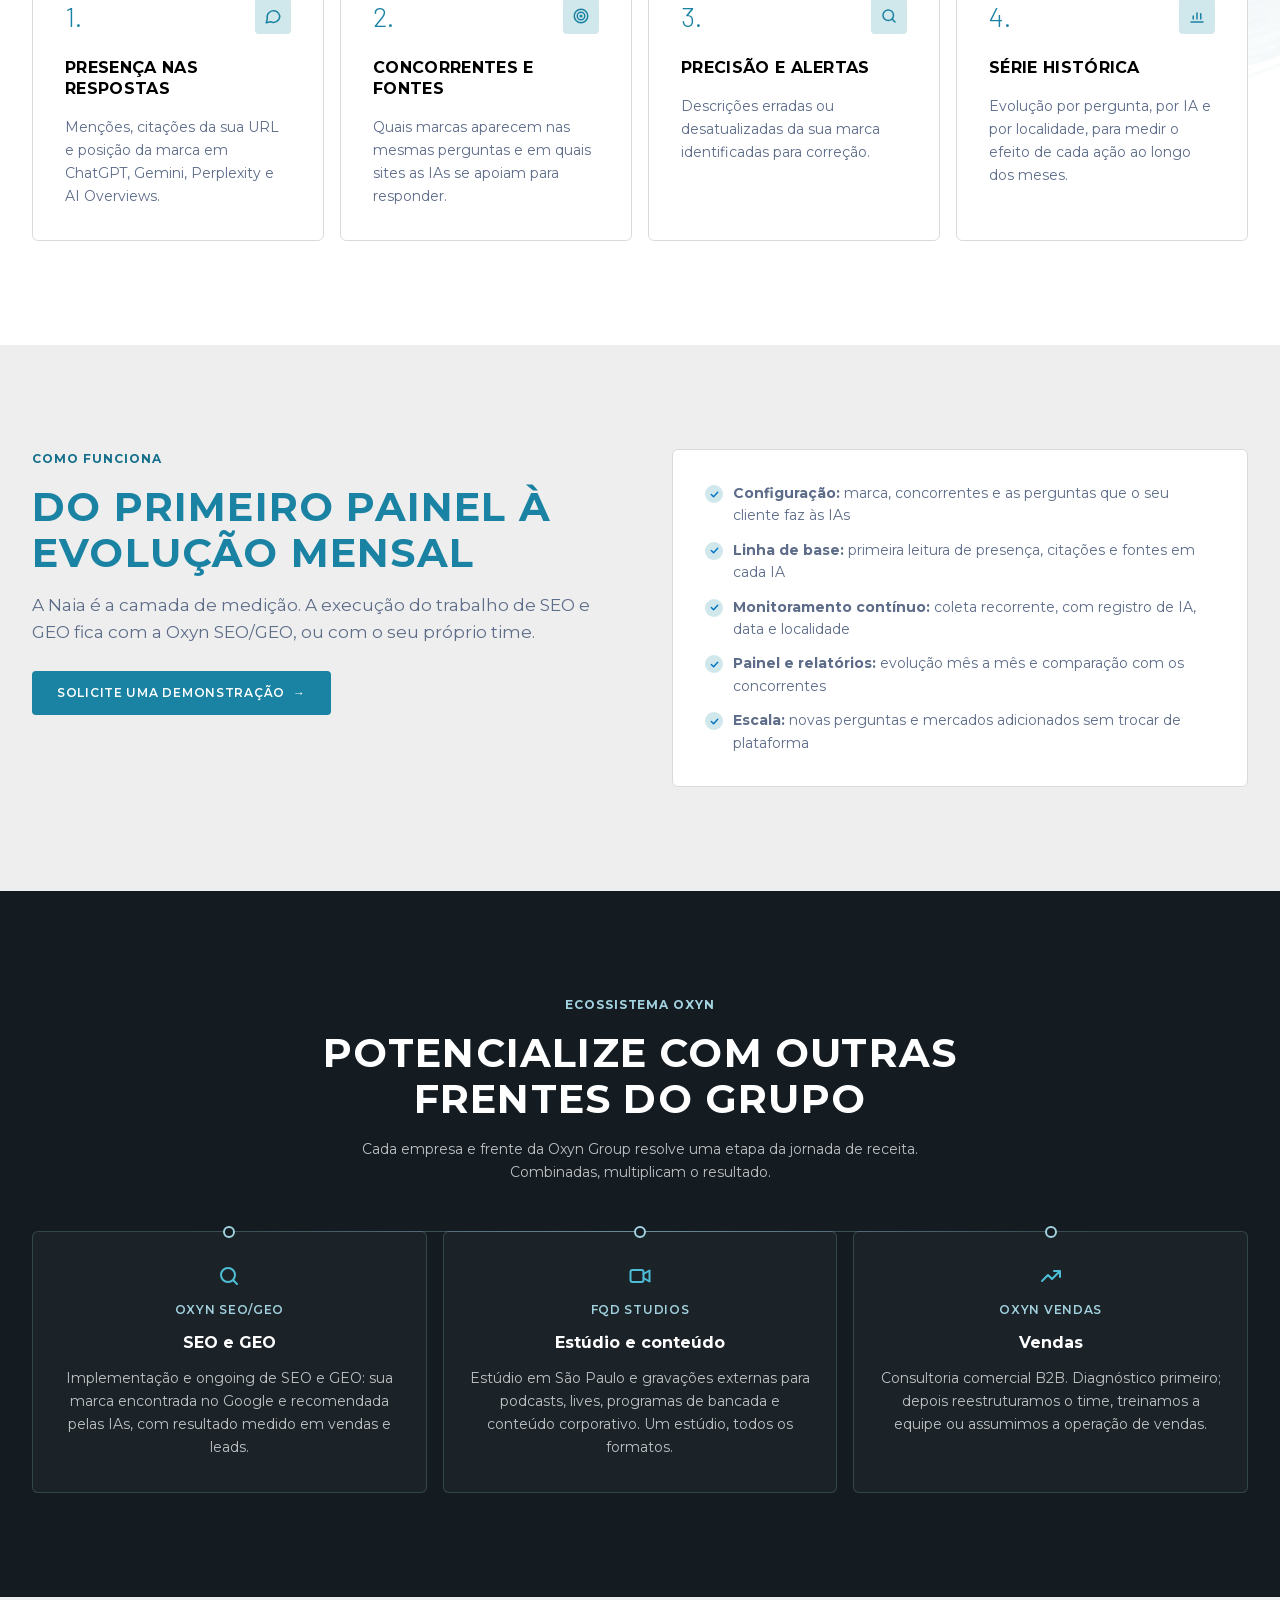
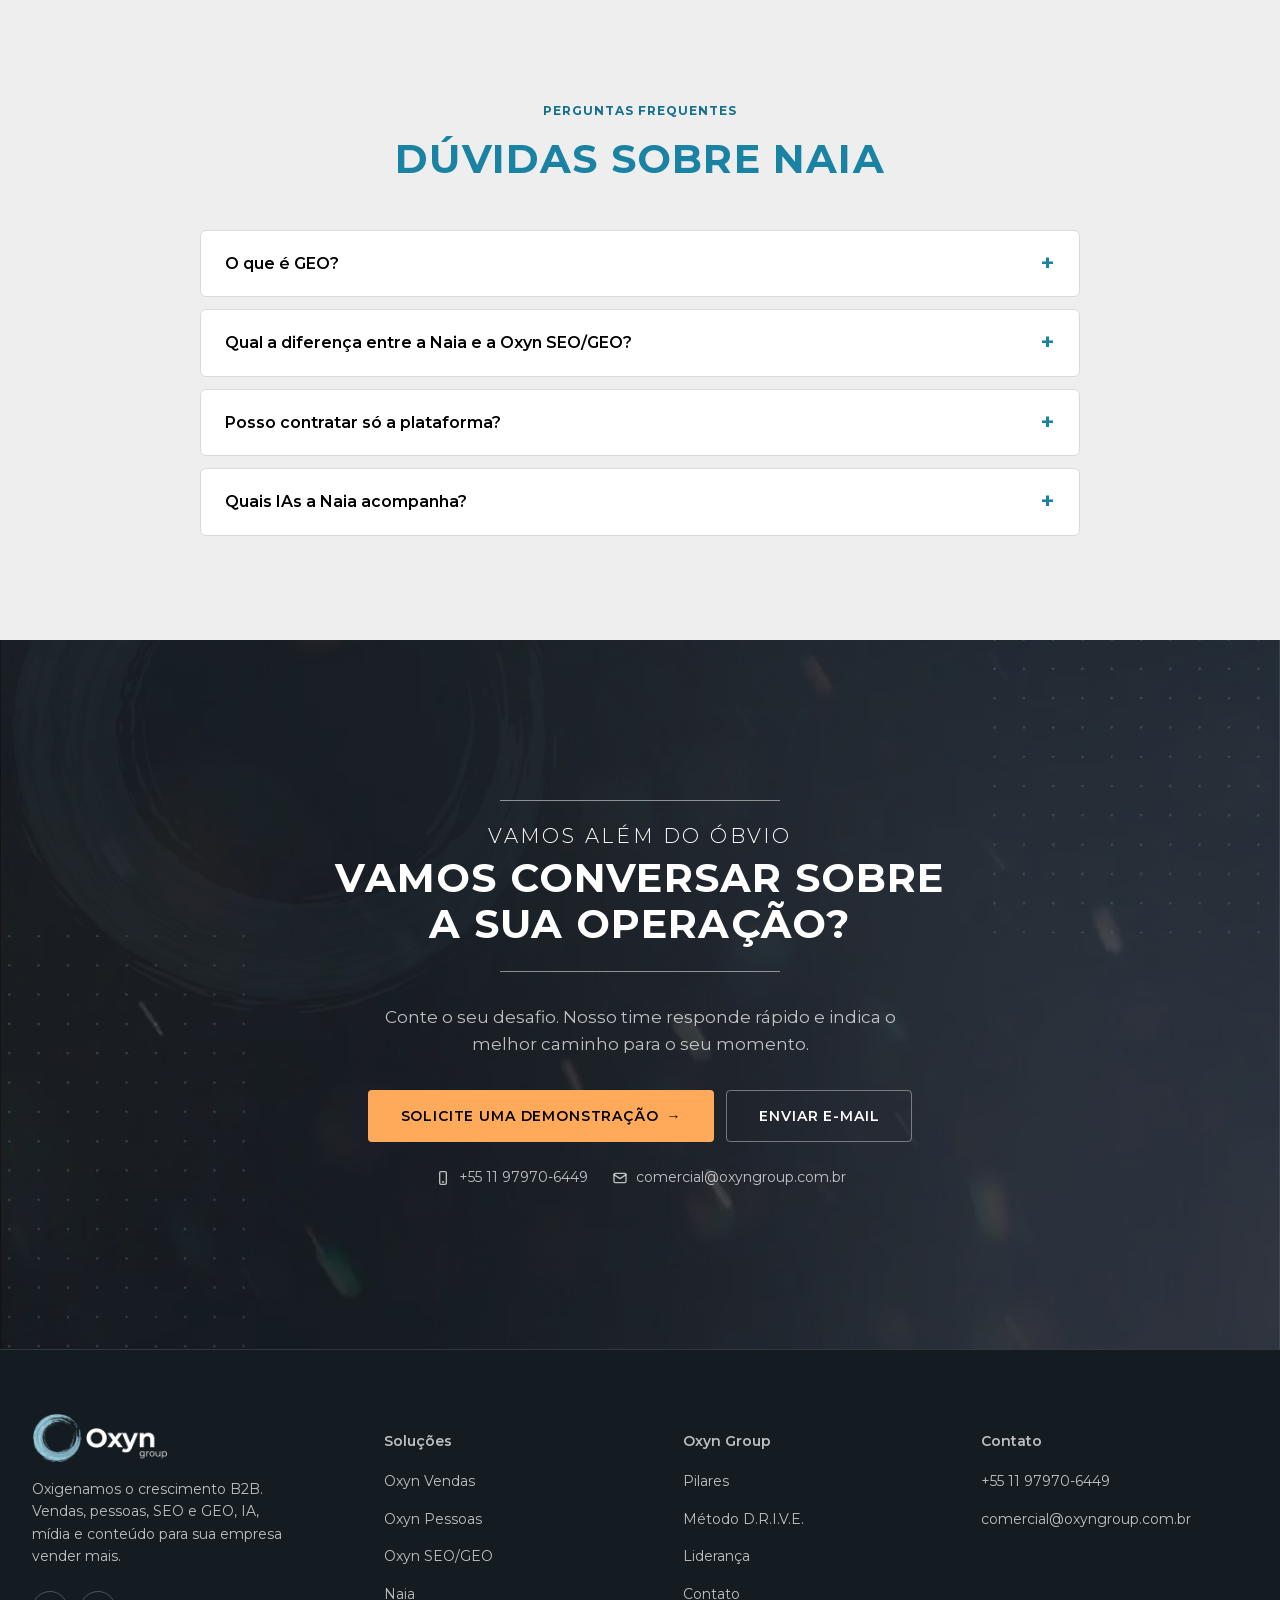
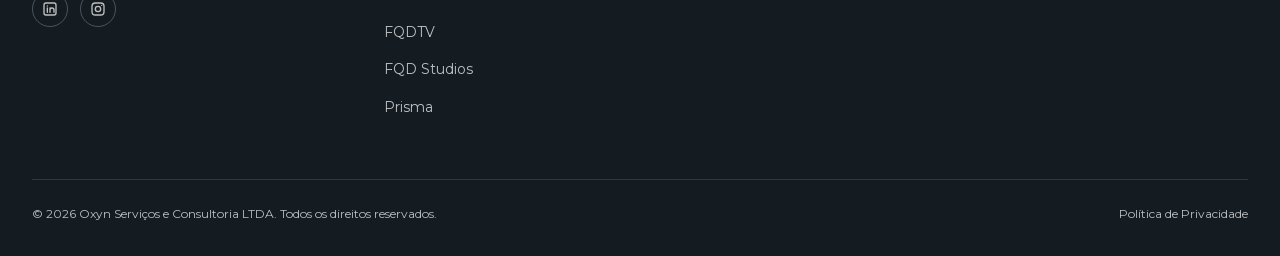
<file: solucoes/naia-geo-seo.html>
<!doctype html>
<html lang="pt-BR">
<head>
<meta charset="utf-8">
<meta name="viewport" content="width=device-width, initial-scale=1">
<!-- Google Tag Manager -->
<script>
  window.dataLayer = window.dataLayer || [];
  function gtag(){dataLayer.push(arguments);}
  gtag('js', new Date());
  dataLayer.push({'gtm.start': new Date().getTime(), event: 'gtm.js'});
</script>
<script async src="https://www.googletagmanager.com/gtm.js?id=GTM-NHPPKLLN"></script>
<!-- End Google Tag Manager -->
<title>Naia: monitoramento da sua marca nas IAs | GEO</title>
<meta name="description" content="A Naia mostra como ChatGPT, Gemini, Perplexity e AI Overviews falam da sua marca: menções, citações, concorrentes, fontes e evolução mês a mês.">
<link rel="canonical" href="https://www.oxyngroup.com.br/solucoes/naia-geo-seo">
<meta name="theme-color" content="#141C22">
<meta property="og:type" content="website">
<meta property="og:locale" content="pt_BR">
<meta property="og:site_name" content="Oxyn Group">
<meta property="og:title" content="Naia: monitoramento da sua marca nas IAs | GEO">
<meta property="og:description" content="A Naia mostra como ChatGPT, Gemini, Perplexity e AI Overviews falam da sua marca: menções, citações, concorrentes, fontes e evolução mês a mês.">
<meta property="og:url" content="https://www.oxyngroup.com.br/solucoes/naia-geo-seo">
<meta property="og:image" content="https://www.oxyngroup.com.br/assets/img/og-oxyn.jpg">
<meta property="og:image:width" content="1200">
<meta property="og:image:height" content="630">
<meta name="twitter:card" content="summary_large_image">
<link rel="icon" href="/assets/img/favicon.png" type="image/png">
<link rel="apple-touch-icon" href="/assets/img/apple-touch-icon.png">
<link rel="preload" href="/assets/fonts/montserrat-latin.woff2" as="font" type="font/woff2" crossorigin>
<link rel="preload" href="/assets/img/foto-abstrato-capa.webp" as="image" fetchpriority="high">
<style>@font-face{font-family:"Montserrat";font-style:normal;font-weight:300 800;font-display:swap;src:url("/assets/fonts/montserrat-latin.woff2") format("woff2")}@font-face{font-family:"Barlow";font-style:normal;font-weight:300;font-display:swap;src:url("/assets/fonts/barlow-300-latin.woff2") format("woff2")}@font-face{font-family:"Barlow";font-style:normal;font-weight:400;font-display:swap;src:url("/assets/fonts/barlow-400-latin.woff2") format("woff2")}@font-face{font-family:"Barlow";font-style:normal;font-weight:600;font-display:swap;src:url("/assets/fonts/barlow-600-latin.woff2") format("woff2")}:root{--color-navy:#141C22;--color-navy-deep:#0C1216;--color-primary:#1A82A2;--color-primary-hover:#146B86;--color-accent:#A2D2DF;--color-lagoa:#4EBDD6;--color-amber:#FFA95B;--color-nevoa:#D0E7EC;--color-linho:#FBF6F3;--color-ardosia:#5D6C89;--color-bg:#EDEEED;--color-surface:#FFFFFF;--color-muted:#EDEEED;--color-text:#000000;--color-text-muted:#5D6C89;--color-border:#D9DBD9;--color-gray:#C2C2C2;--color-on-dark:#FFFFFF;--color-on-dark-muted:rgba(255,255,255,.72);--color-glass:rgba(255,255,255,.04);--color-glass-border:rgba(255,255,255,.12);--c-cyan:#4EBDD6;--c-blue:#1A82A2;--c-teal:#1A82A2;--c-green:#5D6C89;--c-purple:#5D6C89;--c-steel:#5D6C89;--grad-brand:var(--color-primary);--grad-image-fade:linear-gradient(to top,rgba(0,0,0,.85),rgba(0,0,0,.4) 55%,rgba(0,0,0,0));--grad-hero-overlay:linear-gradient(90deg,rgba(12,18,22,.88) 0%,rgba(12,18,22,.62) 60%,rgba(12,18,22,.4) 100%);--font-heading:"Montserrat",Arial,sans-serif;--font-body:"Montserrat",Arial,sans-serif;--font-data:"Barlow",Arial,sans-serif;--fs-display:clamp(2.1rem,1.3rem + 3vw,3.6rem);--fs-h2:clamp(1.6rem,1.15rem + 1.7vw,2.5rem);--fs-h3:clamp(1.35rem,1.1rem + 1vw,1.85rem);--fs-h4:1.2rem;--fs-h5:1.05rem;--fs-lead:1.0625rem;--fs-body:1rem;--fs-sm:.875rem;--fs-xs:.75rem;--fs-stat:clamp(2.6rem,1.9rem + 2.4vw,4rem);--lh-tight:1.05;--lh-heading:1.15;--lh-body:1.6;--ls-display:.01em;--ls-eyebrow:.08em;--ls-title:.03em;--r-sm:3px;--r-md:4px;--r-lg:6px;--r-xl:8px;--r-section:0px;--r-pill:4px;--space-1:4px;--space-2:8px;--space-3:12px;--space-4:16px;--space-5:20px;--space-6:24px;--space-8:32px;--space-10:40px;--space-12:48px;--space-16:64px;--section-y:104px;--section-y-sm:88px;--section-y-cta:160px;--container:1240px;--gutter:32px;--shadow-sm:0 1px 2px rgba(0,0,0,.06);--shadow-md:0 8px 24px rgba(20,28,34,.08);--shadow-lg:0 20px 48px rgba(20,28,34,.18);--ease:cubic-bezier(.2,.7,.2,1);--dur:.3s;--nav-h:84px}@media (max-width:768px){:root{--gutter:16px;--section-y:72px;--section-y-sm:64px;--section-y-cta:104px;--nav-h:68px}}*,*::before,*::after{box-sizing:border-box}html{scroll-behavior:smooth;-webkit-text-size-adjust:100%}body{margin:0;font-family:var(--font-body);font-size:var(--fs-body);font-weight:500;line-height:var(--lh-body);color:var(--color-text);background:var(--color-surface);-webkit-font-smoothing:antialiased;overflow-x:hidden}img,svg{display:block;max-width:100%}a{color:inherit;text-decoration:none}h1,h2,h3,h4,h5,p{margin:0}ul{margin:0;padding:0;list-style:none}button{font:inherit;cursor:pointer}:focus-visible{outline:2px solid var(--color-accent);outline-offset:3px;border-radius:4px}[hidden]{display:none!important}.container{width:100%;max-width:calc(var(--container) + var(--gutter)*2);margin-inline:auto;padding-inline:var(--gutter)}.section{position:relative;padding-block:var(--section-y);--fg:var(--color-text);--fg-muted:var(--color-text-muted);--eyebrow:var(--color-primary);color:var(--fg)}.section--white{background:var(--color-surface)}.section--light{background:var(--color-bg)}.section--navy,.section--gradient,.section--overlay{--fg:var(--color-on-dark);--fg-muted:var(--color-on-dark-muted);--eyebrow:var(--color-accent)}.section--navy{background:var(--color-navy)}.section--gradient{background:var(--grad-brand)}.section--overlap{margin-top:calc(var(--r-section) * -1.5);border-radius:var(--r-section) var(--r-section) 0 0;z-index:2}.section--overlay{background:var(--color-navy-deep);overflow:hidden;padding-block:var(--section-y-cta)}.section--tight{padding-block:var(--section-y-sm)}.section-head{max-width:640px;margin-bottom:var(--space-12);display:grid;gap:var(--space-4)}.section-head--center{margin-inline:auto;text-align:center;justify-items:center}.section-head--split{max-width:none;display:flex;align-items:flex-end;justify-content:space-between;gap:var(--space-8)}.section-head--split>div:first-child{max-width:640px;display:grid;gap:var(--space-4)}.grid{display:grid;gap:var(--space-4)}.grid--2{grid-template-columns:repeat(2,1fr);gap:var(--space-4)}.grid--3{grid-template-columns:repeat(3,1fr)}.grid--4{grid-template-columns:repeat(4,1fr)}@media (max-width:1024px){.grid--4{grid-template-columns:repeat(2,1fr)}.grid--3{grid-template-columns:repeat(2,1fr)}}@media (max-width:640px){.grid--2,.grid--3,.grid--4{grid-template-columns:1fr}}.display,.h2,.h3,.h4,.h5{font-family:var(--font-heading);color:var(--fg,var(--color-text))}.display{font-size:var(--fs-display);font-weight:800;line-height:var(--lh-tight);letter-spacing:var(--ls-display)}.h2{font-size:var(--fs-h2);font-weight:700;line-height:var(--lh-heading);letter-spacing:-.01em}.h3{font-size:var(--fs-h3);font-weight:700;line-height:1.2}.h4{font-size:var(--fs-h4);font-weight:600;line-height:1.3}.h5{font-size:var(--fs-h5);font-weight:600;line-height:1.5}.eyebrow{font-family:var(--font-body);font-size:var(--fs-sm);font-weight:600;letter-spacing:var(--ls-eyebrow);text-transform:uppercase;color:var(--eyebrow,var(--color-primary))}.lead{font-size:var(--fs-lead);line-height:1.6;color:var(--fg-muted,var(--color-text-muted));max-width:560px}.section-head--center .lead{margin-inline:auto}.small{font-size:var(--fs-sm);line-height:1.6}.xs{font-size:var(--fs-xs)}.text-muted{color:var(--fg-muted,var(--color-text-muted))}.btn{display:inline-flex;align-items:center;justify-content:center;gap:var(--space-2);height:40px;padding:0 var(--space-6);border-radius:var(--r-pill);border:1px solid transparent;font-size:var(--fs-sm);font-weight:500;line-height:1;white-space:nowrap;transition:background var(--dur) var(--ease),border-color var(--dur) var(--ease),transform var(--dur) var(--ease),color var(--dur)}.btn:hover{transform:translateY(-1px)}.btn--primary{background:var(--color-primary);color:var(--color-on-dark)}.btn--primary:hover{background:var(--color-primary-hover)}.btn--ghost{background:transparent;color:var(--color-on-dark);border-color:rgba(245,247,250,.4)}.btn--ghost:hover{background:rgba(245,247,250,.1);border-color:rgba(245,247,250,.7)}.btn--outline{background:transparent;color:var(--color-navy);border-color:var(--color-border)}.btn--outline:hover{border-color:var(--color-navy)}.btn--lg{height:48px;padding:0 var(--space-8);font-size:var(--fs-body)}.btn--sm{height:36px;padding:0 var(--space-4)}.btn .arrow{transition:transform var(--dur) var(--ease)}.btn:hover .arrow,.link-arrow:hover .arrow{transform:translateX(3px)}.link-arrow{display:inline-flex;align-items:center;gap:6px;font-size:var(--fs-sm);font-weight:600;color:var(--color-primary)}.section--navy .link-arrow,.card--case .link-arrow{color:var(--color-accent)}.btn-row{display:flex;flex-wrap:wrap;gap:var(--space-3)}.tag{--t:var(--c-blue);display:inline-flex;align-items:center;padding:4px 12px;border-radius:var(--r-pill);font-size:var(--fs-xs);font-weight:500;line-height:16px;color:var(--t);background:color-mix(in srgb,var(--t) 10%,transparent)}.tag--cyan{--t:var(--c-cyan)}.tag--blue{--t:var(--c-blue)}.tag--teal{--t:var(--c-teal)}.tag--green{--t:var(--c-green)}.tag--purple{--t:var(--c-purple)}.tag--steel{--t:var(--c-steel)}.tag--dark{color:var(--color-on-dark);background:rgba(255,255,255,.12)}.tag--solid{color:var(--color-on-dark);background:color-mix(in srgb,var(--t) 85%,black)}.tags{display:flex;flex-wrap:wrap;gap:var(--space-2)}.icon{width:24px;height:24px;flex:none;stroke:currentColor;fill:none;stroke-width:2;stroke-linecap:round;stroke-linejoin:round}.icon--sm{width:16px;height:16px}.icon--lg{width:28px;height:28px}.icon--cyan{color:var(--c-cyan)}.icon--blue{color:var(--c-blue)}.icon--teal{color:var(--c-teal)}.icon--green{color:var(--c-green)}.icon--purple{color:var(--c-purple)}.icon--steel{color:var(--c-steel)}.icon-badge{display:inline-grid;place-items:center;width:36px;height:36px;border-radius:50%;background:color-mix(in srgb,var(--color-primary) 10%,transparent);color:var(--color-primary)}.icon-badge .icon{width:18px;height:18px}.num{font-size:var(--fs-xs);font-weight:600;letter-spacing:.03em;color:var(--color-primary)}.divider{height:1px;background:var(--color-border);border:0;margin:var(--space-4) 0}.section--navy .divider,.section--gradient .divider{background:var(--color-glass-border)}.card{position:relative;border-radius:var(--r-lg);padding:var(--space-8);display:flex;flex-direction:column;gap:var(--space-3);transition:transform var(--dur) var(--ease),box-shadow var(--dur) var(--ease),border-color var(--dur)}.card p{font-size:var(--fs-sm);line-height:1.65;color:var(--fg-muted,var(--color-text-muted))}.card--soft{background:var(--color-muted)}.section--light .card--soft{background:var(--color-surface)}.card--soft:hover{transform:translateY(-3px);box-shadow:var(--shadow-md)}.card--glass{background:var(--color-glass);border:1px solid var(--color-glass-border);padding:28px}.card--glass:hover{border-color:rgba(162,210,223,.45);background:rgba(255,255,255,.07)}.card--glass .h5{color:var(--color-on-dark)}.card--feature .card__top{display:flex;align-items:center;gap:var(--space-3);margin-bottom:var(--space-3)}.card--feature .h4{margin-bottom:var(--space-1)}.bento{display:grid;grid-template-columns:repeat(12,1fr);gap:var(--space-4)}.bento>.card--service{grid-column:span 3}.bento>.card--service:nth-child(-n+3){grid-column:span 4}.card--service{min-height:260px}.card--service .h3{margin-top:var(--space-2)}.card--service .tags{margin-top:auto;padding-top:var(--space-3)}@media (max-width:1024px){.bento{grid-template-columns:repeat(2,1fr)}.bento>.card--service,.bento>.card--service:nth-child(-n+3){grid-column:auto}.bento>.card--service:first-child{grid-column:span 2}}@media (max-width:640px){.bento{grid-template-columns:1fr}.bento>.card--service:first-child{grid-column:auto}}.card--case{--img:none;min-height:420px;padding:var(--space-6);justify-content:flex-end;overflow:hidden;color:var(--color-on-dark);background:var(--img) center/cover no-repeat,var(--ph,var(--grad-brand))}.card--case::before{content:"";position:absolute;inset:0;background:var(--grad-image-fade);transition:opacity var(--dur)}.card--case>*{position:relative}.card--case .h4{color:var(--color-on-dark);font-weight:700;max-width:30ch}.card--case .case__logo{font-family:var(--font-heading);font-weight:800;font-size:1.5rem;letter-spacing:-.02em}.card--case .case__foot{display:flex;align-items:center;justify-content:space-between;gap:var(--space-4);flex-wrap:wrap}.card--case:hover{transform:translateY(-3px);box-shadow:var(--shadow-lg)}.card--result{--t:var(--c-cyan);background:rgba(0,40,77,.55);border:1px solid var(--color-glass-border);border-left:3px solid var(--t);padding:var(--space-6) var(--space-6) var(--space-8);gap:var(--space-2);backdrop-filter:blur(6px)}.card--result .result__label{display:flex;align-items:center;gap:var(--space-2);font-size:var(--fs-xs);font-weight:600;letter-spacing:.04em;text-transform:uppercase;color:var(--color-on-dark)}.card--result .result__label .icon{color:var(--t);width:16px;height:16px}.card--result .result__value{font-family:var(--font-heading);font-weight:800;font-size:var(--fs-stat);line-height:1.1;color:var(--t);margin-top:var(--space-3)}.card--result .result__metric{font-weight:600;color:var(--color-on-dark)}.card--result .result__sub{font-size:var(--fs-xs);color:var(--t)}.card--result .divider{margin:var(--space-4) 0}.card--result.is-white{--t:var(--color-on-dark)}.card--result.is-white .result__sub{color:var(--c-cyan)}.card--tool .tool__logo{font-family:var(--font-heading);font-weight:800;font-size:1.6rem;letter-spacing:-.03em;color:var(--color-navy)}.card--tool .tool__logo span{color:var(--c-teal)}.card--tool .h4{font-size:1.25rem}.eco{position:relative}.eco::before{content:"";position:absolute;left:12.5%;right:12.5%;top:0;height:1px;background:linear-gradient(90deg,transparent,rgba(162,210,223,.5),transparent)}.card--eco{align-items:center;text-align:center;background:rgba(255,255,255,.03);border:1px solid rgba(162,210,223,.2);padding:var(--space-8) var(--space-6)}.card--eco::before{content:"";position:absolute;top:-6px;left:50%;width:12px;height:12px;margin-left:-6px;border-radius:50%;border:2px solid var(--color-accent);background:var(--color-navy)}.card--eco .h5{font-size:1rem;font-weight:700;color:var(--color-on-dark)}@media (max-width:1024px){.eco::before{display:none}}.nav{position:fixed;inset:0 0 auto;z-index:50;height:var(--nav-h);display:flex;align-items:center;transition:background var(--dur) var(--ease),box-shadow var(--dur),height var(--dur)}.nav.is-scrolled{background:rgba(20,28,34,.94);backdrop-filter:blur(10px);box-shadow:0 1px 0 rgba(245,247,250,.08);height:64px}.nav .container{display:flex;align-items:center;justify-content:space-between;gap:var(--space-6)}.brand{display:flex;flex-direction:column;line-height:1;color:var(--color-on-dark)}.brand__name{font-family:var(--font-heading);font-weight:800;font-size:1.35rem;letter-spacing:-.01em}.brand__sub{font-size:.58rem;font-weight:600;letter-spacing:.14em;text-transform:uppercase;color:var(--color-accent);margin-top:3px}.nav__links{display:flex;align-items:center;gap:var(--space-8);font-size:var(--fs-sm);color:var(--color-on-dark-muted)}.nav__links a:hover{color:var(--color-on-dark)}.nav__lang{display:inline-flex;align-items:center;gap:6px}.nav__toggle{display:none;background:none;border:0;color:var(--color-on-dark);padding:8px}@media (max-width:900px){.nav__toggle{display:block}.nav__links{position:fixed;inset:var(--nav-h) 0 auto;flex-direction:column;align-items:flex-start;gap:var(--space-5);padding:var(--space-6) var(--gutter) var(--space-8);background:var(--color-navy);transform:translateY(-120%);transition:transform var(--dur) var(--ease);z-index:-1}.nav.is-open .nav__links{transform:none}.nav.is-open{background:var(--color-navy)}}.hero{--img:none;position:relative;min-height:min(100vh,900px);display:flex;align-items:center;color:var(--color-on-dark);padding-block:calc(var(--nav-h) + var(--space-16)) var(--space-16);background:var(--img) center/cover no-repeat,var(--ph-hero);--fg:var(--color-on-dark);--fg-muted:var(--color-on-dark-muted);--eyebrow:var(--color-accent)}.hero::before{content:"";position:absolute;inset:0;background:var(--grad-hero-overlay)}.hero>.container{position:relative}.hero__content{max-width:680px;display:grid;gap:var(--space-5)}.hero .lead{font-size:var(--fs-body);max-width:520px}.hero .btn-row{margin-top:var(--space-3)}:root{--ph-hero:#1b252d}.marquee{overflow:hidden;mask-image:linear-gradient(90deg,transparent,#000 6%,#000 94%,transparent)}.marquee__track{display:flex;width:max-content;animation:marquee 40s linear infinite}.marquee__track>*{flex:none;margin-right:var(--space-8)}.marquee:hover .marquee__track{animation-play-state:paused}.logo-tile{display:grid;place-items:center;width:150px;height:64px;border-radius:var(--r-sm);background:var(--color-bg);border:1px solid var(--color-border);font-family:var(--font-heading);font-weight:700;color:#7d8fa0;font-size:1rem;letter-spacing:-.01em}@keyframes marquee{to{transform:translateX(-50%)}}@media (prefers-reduced-motion:reduce){.marquee__track{animation:none}}.stats-band{position:relative;overflow:hidden;border-radius:var(--r-lg);background:var(--color-navy);color:var(--color-on-dark);padding:var(--space-16) var(--space-8)}.stats-band::before{content:"";position:absolute;inset:0;opacity:.35;background-image:radial-gradient(rgba(255,255,255,.5) 1px,transparent 1.5px);background-size:22px 22px;mask-image:radial-gradient(ellipse at center,#000 20%,transparent 75%)}.stats{position:relative;display:grid;grid-template-columns:repeat(4,1fr);max-width:960px;margin-inline:auto}.stat{text-align:center;padding:var(--space-4) var(--space-6)}.stat+.stat{border-left:1px solid rgba(245,247,250,.25)}.stat__value{font-family:var(--font-heading);font-weight:800;font-size:var(--fs-stat);line-height:1.1;color:var(--color-accent)}.stat__label{margin-top:var(--space-2);font-size:var(--fs-xs);font-weight:500;text-transform:uppercase;letter-spacing:.04em;color:var(--color-on-dark-muted)}@media (max-width:768px){.stats{grid-template-columns:repeat(2,1fr);row-gap:var(--space-6)}.stat:nth-child(3){border-left:0}}.partners{display:flex;flex-wrap:wrap;justify-content:center;gap:var(--space-10) var(--space-16);max-width:760px;margin-inline:auto}.partner{display:grid;place-items:center;width:120px;height:56px;font-family:var(--font-heading);font-weight:700;color:#8a9aa9;filter:grayscale(1);opacity:.85;transition:opacity var(--dur),filter var(--dur)}.partner:hover{filter:none;opacity:1;color:var(--color-navy)}.carousel{position:relative}.carousel__track{display:grid;grid-auto-flow:column;grid-auto-columns:min(720px,86%);gap:var(--space-4);overflow-x:auto;scroll-snap-type:x mandatory;scrollbar-width:none;padding-bottom:var(--space-2)}.carousel__track::-webkit-scrollbar{display:none}.carousel__track>*{scroll-snap-align:start}.carousel__arrows{display:flex;gap:var(--space-2)}.carousel__arrow{display:grid;place-items:center;width:32px;height:32px;border-radius:50%;background:transparent;border:1px solid rgba(245,247,250,.3);color:var(--color-on-dark);transition:background var(--dur)}.carousel__arrow:hover{background:rgba(245,247,250,.1)}.carousel__dots{display:flex;justify-content:center;gap:6px;margin-top:var(--space-6)}.carousel__dot{width:6px;height:6px;border-radius:var(--r-pill);border:0;padding:0;background:rgba(245,247,250,.35);transition:width var(--dur),background var(--dur)}.carousel__dot.is-active{width:22px;background:var(--color-accent)}.cta-final{--img:none;background:var(--img) center/cover no-repeat,var(--ph-cta)}.cta-final::before{content:"";position:absolute;inset:0;background:rgba(12,18,22,.6)}.cta-final>.container{position:relative}.cta-final .section-head{margin-bottom:var(--space-8)}:root{--ph-cta:#141C22}.footer{background:var(--color-navy);color:var(--color-on-dark);padding-block:var(--space-16) var(--space-8);border-top:1px solid var(--color-glass-border)}.footer__grid{display:grid;grid-template-columns:1.2fr 1fr 1fr 1fr;gap:var(--space-8)}.footer h4,.footer__t{font-size:var(--fs-sm);font-weight:600;margin-bottom:var(--space-4);font-family:var(--font-body)}.footer li{margin-bottom:var(--space-3)}.footer li a,.footer p{font-size:var(--fs-sm);color:var(--color-on-dark-muted)}.footer li a:hover{color:var(--color-on-dark)}.footer p{margin-top:var(--space-4);max-width:260px}.socials{display:flex;gap:var(--space-3);margin-top:var(--space-6)}.socials a{display:grid;place-items:center;width:36px;height:36px;border-radius:50%;border:1px solid rgba(245,247,250,.25);color:var(--color-on-dark-muted)}.socials a:hover{color:var(--color-on-dark);border-color:var(--color-accent)}.footer__bottom{display:flex;justify-content:space-between;gap:var(--space-4);flex-wrap:wrap;margin-top:var(--space-12);padding-top:var(--space-6);border-top:1px solid var(--color-glass-border);font-size:var(--fs-xs);color:var(--color-on-dark-muted)}@media (max-width:900px){.footer__grid{grid-template-columns:1fr 1fr}}@media (max-width:560px){.footer__grid{grid-template-columns:1fr}}.cookie{position:fixed;inset:auto 0 0;z-index:60;background:#0b0b0b;color:#fff;padding:var(--space-6) var(--gutter);display:flex;flex-direction:column;align-items:center;gap:var(--space-4);text-align:center;font-size:var(--fs-sm)}.cookie .btn{background:#fff;color:#111;height:36px;font-weight:600}@media (max-width:768px){.section-head--split{flex-direction:column;align-items:flex-start}}[data-reveal]{opacity:0;transform:translateY(16px);transition:opacity .7s var(--ease),transform .7s var(--ease)}[data-reveal].is-visible{opacity:1;transform:none}@media (prefers-reduced-motion:reduce){[data-reveal]{opacity:1;transform:none}}.nav__links a[aria-current="page"]{color:var(--color-on-dark)}.nav__drop{position:relative}.nav__drop>button{display:inline-flex;align-items:center;gap:4px;background:none;border:0;padding:0;color:inherit;font-size:inherit}.nav__drop>button:hover{color:var(--color-on-dark)}.nav__menu{position:absolute;top:calc(100% + 14px);left:-16px;min-width:280px;display:grid;gap:2px;padding:var(--space-2);border-radius:var(--r-md);background:var(--color-navy);border:1px solid var(--color-glass-border);box-shadow:var(--shadow-lg);opacity:0;visibility:hidden;transform:translateY(-6px);transition:opacity var(--dur),transform var(--dur),visibility var(--dur)}.nav__drop:hover .nav__menu,.nav__drop:focus-within .nav__menu,.nav__drop.is-open .nav__menu{opacity:1;visibility:visible;transform:none}.nav__menu a{display:grid;gap:2px;padding:10px 12px;border-radius:var(--r-sm)}.nav__menu a:hover{background:rgba(245,247,250,.06)}.nav__menu b{font-weight:600;color:var(--color-on-dark);font-size:var(--fs-sm)}.nav__menu small{font-size:var(--fs-xs);color:var(--color-on-dark-muted)}@media (max-width:900px){.nav__links{max-height:calc(100vh - var(--nav-h));overflow-y:auto}.nav__drop{width:100%}.nav__menu{position:static;opacity:1;visibility:visible;transform:none;box-shadow:none;border:0;padding:var(--space-2) 0 0;min-width:0;background:none}.nav__drop>button{display:none}}.hero--page{min-height:auto;padding-block:calc(var(--nav-h) + var(--space-16)) var(--space-16)}.crumbs{display:flex;gap:8px;font-size:var(--fs-xs);color:var(--color-on-dark-muted);letter-spacing:.04em}.crumbs a:hover{color:var(--color-on-dark)}.logo-tile--text{width:auto;padding:0 24px;font-size:.95rem}a.card--service{color:inherit}.card--service .link-arrow{margin-top:var(--space-2)}.card--service .card__unit{font-size:var(--fs-xs);font-weight:600;letter-spacing:.08em;text-transform:uppercase;color:var(--color-text-muted)}.steps{display:grid;grid-template-columns:repeat(5,1fr);gap:var(--space-4);counter-reset:step}.step{position:relative;padding:var(--space-6);border-radius:var(--r-lg);background:var(--color-muted);display:grid;gap:var(--space-2);align-content:start}.section--light .step{background:#EAEEF5}.step__letter{font-family:var(--font-heading);font-weight:800;font-size:2.5rem;line-height:1;color:var(--color-primary)}.step .h5{margin-top:var(--space-2)}.step p{font-size:var(--fs-sm);color:var(--color-text-muted);line-height:1.6}.steps__result{margin-top:var(--space-4);padding:var(--space-6) var(--space-8);border-radius:var(--r-lg);background:var(--grad-brand);color:var(--color-on-dark);display:flex;align-items:center;justify-content:space-between;gap:var(--space-6);flex-wrap:wrap}.steps__result p{color:var(--color-on-dark-muted);max-width:640px}.steps__result b{font-family:var(--font-heading);font-size:var(--fs-h5);color:var(--color-on-dark)}@media (max-width:1024px){.steps{grid-template-columns:repeat(3,1fr)}}@media (max-width:640px){.steps{grid-template-columns:1fr}}.leader{align-items:flex-start}.leader__photo{width:72px;height:72px;border-radius:50%;background:var(--grad-brand) center/cover no-repeat;border:2px solid rgba(162,210,223,.45);display:grid;place-items:center;font-family:var(--font-heading);font-weight:800;color:var(--color-on-dark);margin-bottom:var(--space-2)}.leader__role{font-size:var(--fs-xs);font-weight:600;letter-spacing:.06em;text-transform:uppercase;color:var(--color-accent)}.checks{display:grid;gap:var(--space-3)}.checks li{position:relative;padding-left:28px;font-size:var(--fs-sm);line-height:1.6;color:var(--fg-muted,var(--color-text-muted))}.checks li::before{content:"";position:absolute;left:0;top:3px;width:18px;height:18px;border-radius:50%;background:color-mix(in srgb,var(--color-primary) 14%,transparent) url("data:image/svg+xml,%3Csvg xmlns='http://www.w3.org/2000/svg' viewBox='0 0 24 24' fill='none' stroke='%230074C2' stroke-width='3' stroke-linecap='round' stroke-linejoin='round'%3E%3Cpath d='m5 12 5 5 9-10'/%3E%3C/svg%3E") center/11px no-repeat}.split{display:grid;grid-template-columns:1fr 1fr;gap:var(--space-16);align-items:start}.split .section-head{margin-bottom:0}@media (max-width:900px){.split{grid-template-columns:1fr;gap:var(--space-8)}}.contact-line{display:flex;justify-content:center;gap:var(--space-6);flex-wrap:wrap;margin-top:var(--space-6);font-size:var(--fs-sm);color:var(--color-on-dark-muted)}.contact-line a{display:inline-flex;align-items:center;gap:8px}.contact-line a:hover{color:var(--color-on-dark)}.stats__source{position:relative;text-align:center;margin-top:var(--space-6);font-size:11px;color:var(--color-on-dark-muted)}.wa-float{position:fixed;right:20px;bottom:20px;z-index:55;display:grid;place-items:center;width:52px;height:52px;border-radius:50%;background:#25D366;color:#fff;box-shadow:var(--shadow-lg);transition:transform var(--dur) var(--ease)}.wa-float:hover{transform:scale(1.06)}.wa-float .icon{width:26px;height:26px}body.has-cookie .wa-float{bottom:130px}.faq{max-width:880px;margin-inline:auto;display:grid;gap:var(--space-3)}.faq details{border-radius:var(--r-lg);background:var(--color-muted);padding:var(--space-5) var(--space-6)}.section--light .faq details{background:#EAEEF5}.faq summary{cursor:pointer;list-style:none;display:flex;justify-content:space-between;gap:var(--space-4);font-family:var(--font-heading);font-weight:600;font-size:var(--fs-h5)}.faq summary::-webkit-details-marker{display:none}.faq summary::after{content:"+";font-size:1.5rem;line-height:1;color:var(--color-primary);transition:transform var(--dur)}.faq details[open] summary::after{transform:rotate(45deg)}.faq details p{margin-top:var(--space-3);font-size:var(--fs-sm);color:var(--color-text-muted);line-height:1.7}.display{font-weight:800;text-transform:uppercase;letter-spacing:var(--ls-display)}.h2{font-weight:700;text-transform:uppercase;letter-spacing:var(--ls-title);line-height:1.15}.section--white .h2,.section--light .h2,.sg .h2{color:var(--color-primary)}.h3{font-weight:700}.h4,.h5{font-weight:600}.thin{display:block;font-weight:300;font-size:.5em;letter-spacing:.14em;margin-bottom:.35em}.display .thin{font-size:.42em}.eyebrow{font-size:var(--fs-xs);font-weight:700;letter-spacing:var(--ls-eyebrow)}.lead{font-weight:400}body{font-weight:400}.card p{font-weight:400}.signature{display:grid;justify-items:center;text-align:center;gap:var(--space-4)}.signature::before,.signature::after{content:"";width:min(280px,60%);height:1px;background:currentColor;opacity:.5}.signature .h2,.signature .display{margin-block:var(--space-2)}.has-ring{position:relative;overflow:hidden;isolation:isolate}.has-ring::after{content:"";position:absolute;z-index:-1;pointer-events:none;width:var(--ring-size,560px);aspect-ratio:1;right:var(--ring-x,-180px);top:var(--ring-y,-200px);background:url("/assets/img/anel.webp") center/contain no-repeat;opacity:var(--ring-o,.1)}.has-ring>.container{position:relative;z-index:1}.hero.has-ring::after{z-index:0;--ring-size:820px;--ring-x:-260px;--ring-y:8%;--ring-o:.22}.hero.has-ring>.container{z-index:2}.has-ring::after{animation:ring-spin 40s linear infinite;will-change:transform}@keyframes ring-spin{to{transform:rotate(360deg)}}@media (prefers-reduced-motion:reduce){.has-ring::after{animation:none!important}}.hero.has-ring::before{z-index:1}.dotgrid{position:absolute;right:var(--gutter);top:-12%;width:240px;height:140px;opacity:.4;pointer-events:none;background-image:radial-gradient(rgba(255,255,255,.7) 1px,transparent 1.5px);background-size:22px 22px}@media (max-width:900px){.dotgrid{display:none}}.brand{align-items:flex-start}.brand__logo{height:44px;width:auto;max-width:none}.nav.is-scrolled .brand__logo{height:38px}.footer .brand__logo{height:48px}@media (max-width:768px){.brand__logo{height:36px}}.btn{font-weight:600;text-transform:uppercase;letter-spacing:.06em;font-size:var(--fs-xs);height:44px;padding:0 var(--space-6)}.btn--lg{height:52px;font-size:var(--fs-sm);padding:0 var(--space-8)}.btn--sm{height:36px;font-size:11px}.btn--outline{color:var(--color-primary);border-color:var(--color-primary)}.btn--outline:hover{background:var(--color-primary);color:#fff}.btn--amber{background:var(--color-amber);color:#000}.btn--amber:hover{background:#ff9a3d}.card--soft{background:var(--color-surface);border:1px solid var(--color-border)}.section--white .card--soft{background:var(--color-surface)}.card--soft:hover{border-color:var(--color-primary);box-shadow:var(--shadow-md)}.card--service .card__unit{color:var(--color-primary)}.card--feature .h4{text-transform:uppercase;letter-spacing:.02em;font-size:1rem;font-weight:700}.icon-badge{border-radius:var(--r-md);background:var(--color-nevoa);color:var(--color-primary)}.tag{border-radius:var(--r-sm);font-weight:600;letter-spacing:.02em}.tag--blue,.tag--teal,.tag--cyan{--t:var(--color-primary)}.num{font-family:var(--font-data);font-weight:300;font-size:1.75rem;line-height:1;color:var(--color-primary);letter-spacing:0;margin-left:auto}.stats-band{background:var(--color-primary);border-radius:0}.stats-band::before{display:none}.stats-band.has-ring{--ring-size:520px;--ring-x:-120px;--ring-y:-140px;--ring-o:.22}.stats-band.has-ring::after{z-index:0}.stats{z-index:1}.stat{text-align:left;padding:var(--space-4) var(--space-6)}.stat+.stat{border-left:1px solid rgba(255,255,255,.3)}.stat__value{font-family:var(--font-data);font-weight:300;color:#fff;letter-spacing:-.01em;white-space:nowrap}.stat__label{text-transform:none;letter-spacing:0;font-size:var(--fs-sm);font-weight:600;color:#fff;margin-top:var(--space-3)}.stat__source{margin-top:var(--space-3);font-size:10px;font-weight:500;letter-spacing:.08em;text-transform:uppercase;color:rgba(255,255,255,.75)}@media (max-width:768px){.stat:nth-child(odd){border-left:0}}.step{background:var(--color-surface);border:1px solid var(--color-border);border-radius:var(--r-lg)}.section--light .step{background:var(--color-surface)}.step__letter{font-family:var(--font-data);font-weight:600;font-size:3rem}.step .h5{text-transform:uppercase;letter-spacing:.03em;font-weight:700;font-size:.95rem}.steps__result{border-radius:var(--r-lg)}.frame{position:relative;display:inline-grid;gap:var(--space-2);padding:var(--space-8) var(--space-10);background:var(--color-surface);color:var(--color-text);max-width:520px}.frame::before{content:"";position:absolute;inset:0;transform:translate(18px,18px);border:1px solid rgba(255,255,255,.85);pointer-events:none}.frame .h2{color:var(--color-primary)}.frame p{color:var(--color-text-muted)}.photo-section{--img:none;background:var(--img) center/cover no-repeat,var(--color-navy)}.photo-section::before{content:"";position:absolute;inset:0;background:rgba(12,18,22,var(--ov,.6))}.photo-section>.container{position:relative;z-index:1}.leader__photo{background-color:var(--color-primary);font-family:var(--font-data);font-weight:400;font-size:1.4rem}.leader .h5{font-size:1.1rem}.grid--leaders{grid-template-columns:repeat(3,1fr)}@media (max-width:1024px){.grid--leaders{grid-template-columns:repeat(2,1fr)}}@media (max-width:640px){.grid--leaders{grid-template-columns:1fr}}.footer{background:var(--color-navy)}.faq details{border-radius:var(--r-lg);background:var(--color-surface);border:1px solid var(--color-border)}.section--light .faq details{background:var(--color-surface)}.faq summary{font-family:var(--font-heading);font-size:1rem;font-weight:600}.cookie{background:var(--color-navy-deep)}.cookie .btn{background:#fff;color:#000}.logo-tile{border-radius:var(--r-sm);background:var(--color-surface);color:var(--color-ardosia);font-weight:600;text-transform:uppercase;letter-spacing:.08em;font-size:.8rem}.checks li::before{background-color:var(--color-nevoa)}.crumbs{text-transform:uppercase;letter-spacing:.08em;font-size:10px}.nav__menu{background:var(--color-navy)}.logo-tile--img{width:170px;padding:0 20px;background:none;border:0}.logo-tile--img img{max-width:124px;max-height:38px;width:auto;height:auto;filter:brightness(0);opacity:.5;transition:opacity var(--dur)}a.logo-tile--img:hover img{opacity:.85}.logo-tile--img img[alt^="Bersaglio"]{max-height:54px}.logo-tile--img:has(img[alt^="Paula Torres"]){width:210px}.logo-tile--img img[alt^="Paula Torres"]{max-width:170px}.sector{display:grid;justify-items:center;align-content:center;gap:12px;width:150px;flex:none;text-align:center}.sector .icon{width:36px;height:36px;stroke-width:1.5;color:var(--color-primary)}.sector span{font-size:var(--fs-xs);font-weight:600;letter-spacing:.08em;text-transform:uppercase;color:var(--color-ardosia);white-space:nowrap}.leak{position:relative;margin-top:var(--space-12)}.leak__phases{display:grid;grid-template-columns:3fr 1fr 2fr;gap:var(--space-4);margin-bottom:var(--space-6)}.leak__phase{font-size:var(--fs-xs);font-weight:600;letter-spacing:.12em;text-transform:uppercase;color:var(--color-accent);padding-bottom:var(--space-3);border-bottom:1px solid rgba(255,255,255,.25)}.leak__steps{position:relative;display:grid;grid-template-columns:repeat(6,1fr);gap:var(--space-4)}.leak__steps::before{content:"";position:absolute;left:0;right:0;top:9px;height:1px;background:rgba(162,210,223,.35)}.leak__step{position:relative;display:grid;gap:var(--space-3);align-content:start;padding-top:36px}.leak__step::before{content:"";position:absolute;top:3px;left:0;width:13px;height:13px;border-radius:50%;background:var(--color-navy);border:2px solid var(--color-accent)}.leak__n{font-family:var(--font-data);font-weight:300;font-size:2.4rem;line-height:1;color:#fff}.leak__stage{font-weight:700;font-size:.95rem;text-transform:uppercase;letter-spacing:.03em;color:#fff}.leak__pain{font-size:var(--fs-sm);color:var(--color-on-dark-muted);line-height:1.6}.leak__front{margin-top:var(--space-2);display:inline-flex;align-items:center;gap:6px;font-size:var(--fs-xs);font-weight:700;letter-spacing:.06em;text-transform:uppercase;color:var(--color-lagoa)}.leak__front:hover{color:#fff}@media (max-width:1024px){.leak__phases{display:none}.leak__steps{grid-template-columns:repeat(3,1fr);row-gap:var(--space-10)}.leak__steps::before{display:none}}@media (max-width:640px){.leak__steps{grid-template-columns:1fr}}.leak__step{display:flex;flex-direction:column;gap:var(--space-3)}.leak__front{margin-top:auto;padding-top:var(--space-2)}.leak__phases{margin-bottom:var(--space-8)}.leak__phase{display:flex;align-items:baseline;justify-content:space-between;gap:var(--space-3);padding-bottom:var(--space-4);border-bottom:3px solid var(--color-primary)}.leak__phase b{font-family:var(--font-heading);font-size:clamp(1.15rem,.9rem + .8vw,1.6rem);font-weight:800;letter-spacing:.06em;color:#fff}.leak__phase small{font-family:var(--font-data);font-size:var(--fs-sm);font-weight:400;letter-spacing:.02em;text-transform:none;color:var(--color-accent);white-space:nowrap}.leak__phases{grid-template-columns:repeat(6,1fr)}.leak__phase:nth-child(1){grid-column:span 3}.leak__phase:nth-child(2){grid-column:span 1}.leak__phase:nth-child(3){grid-column:span 2}.leak__phase{flex-direction:column;align-items:flex-start;justify-content:flex-end;gap:4px}.sol{position:relative;overflow:hidden;background:#0E1418;color:#fff;padding:92px 0 64px;--fg:#fff;--fg-muted:rgba(255,255,255,.7);--eyebrow:var(--color-accent)}.sol__photo{position:absolute;inset:0 0 auto;height:520px;background:url("/assets/img/foto-leao.webp") 78% 30%/cover no-repeat;filter:saturate(.75)}.sol__photo::before{content:"";position:absolute;inset:0;background:linear-gradient(90deg,#0E1418 0%,rgba(14,20,24,.94) 38%,rgba(14,20,24,.55) 70%,rgba(14,20,24,.35) 100%)}.sol__photo::after{content:"";position:absolute;left:0;right:0;bottom:0;height:120px;background:linear-gradient(180deg,rgba(14,20,24,0),#0E1418)}.sol.has-ring{--ring-size:520px;--ring-x:-120px;--ring-y:40px;--ring-o:.2}.sol.has-ring::after{z-index:0}.sol>.container{position:relative;z-index:1}.sol__top{display:flex;flex-direction:column;gap:26px}.sol__top .dotgrid{top:4px;right:var(--gutter)}.sol__kicker{display:flex;align-items:center;gap:16px;font-size:11px;font-weight:600;letter-spacing:.26em;color:var(--color-accent)}.sol__kicker::before{content:"";width:48px;height:1px;background:var(--color-accent)}.sol__title{margin:0;display:flex;flex-direction:column;gap:4px;font-family:var(--font-heading);text-transform:uppercase}.sol__title small{font-size:clamp(1.05rem,.8rem + .9vw,1.65rem);font-weight:300;letter-spacing:.2em;color:rgba(255,255,255,.88)}.sol__title b{font-size:clamp(2.25rem,1rem + 6vw,6.25rem);font-weight:800;line-height:.94;letter-spacing:-.015em}.sol__title b span{color:var(--color-primary)}.sol__creds{display:flex;flex-wrap:wrap;margin-top:6px}.sol__cred{display:flex;flex-direction:column;gap:4px;padding:0 40px}.sol__cred:first-child{padding-left:0}.sol__cred+.sol__cred{border-left:1px solid rgba(255,255,255,.22)}.sol__cred b{font-family:var(--font-data);font-size:2.5rem;font-weight:300;line-height:1}.sol__cred span{font-size:12px;line-height:1.5;color:rgba(255,255,255,.66)}.sol__layer{margin-top:72px;display:grid;grid-template-columns:300px repeat(3,minmax(0,1fr));background:#141C22;border-top:2px solid var(--color-primary)}.sol__brand{display:flex;flex-direction:column;justify-content:center;gap:10px;padding:34px 36px;background:var(--color-primary);color:#fff}.sol__brand:hover{background:var(--color-primary-hover)}.sol__brand small{font-size:11px;font-weight:600;letter-spacing:.22em;color:var(--color-nevoa)}.sol__brand b{font-family:var(--font-heading);font-size:3.25rem;font-weight:800;letter-spacing:.05em;line-height:1}.sol__step{display:flex;flex-direction:column;gap:12px;padding:32px 34px}.sol__step+.sol__step{border-left:1px solid rgba(255,255,255,.1)}.sol__step em{font-style:normal;font-family:var(--font-data);font-size:2.9rem;font-weight:300;line-height:1;color:var(--color-accent)}.sol__step b{font-size:1.125rem;font-weight:700;line-height:1.3}.sol__step span{font-size:13px;line-height:1.55;color:rgba(255,255,255,.66)}.sol__cos{margin-top:40px;display:grid;grid-template-columns:300px repeat(5,minmax(0,1fr))}.sol__cos-label{font-size:11px;font-weight:600;letter-spacing:.22em;line-height:1.8;color:var(--color-accent);padding:18px 36px 0 0}.sol__co{display:flex;flex-direction:column;gap:6px;padding:18px 20px 0 0;border-top:1px solid rgba(255,255,255,.18);transition:border-color var(--dur)}.sol__co b{font-size:17px;font-weight:700}.sol__co span{font-size:12px;line-height:1.5;color:rgba(255,255,255,.62)}.sol__co:hover{border-top-color:var(--color-accent)}.sol__co:hover b{color:var(--color-accent)}.sol__foot{margin-top:56px;display:flex;justify-content:space-between;align-items:center;gap:40px;flex-wrap:wrap}.sol__foot p{font-size:15px;line-height:1.6;color:rgba(255,255,255,.72)}.sol__foot p strong{color:#fff;font-weight:600}@media (max-width:1100px){.sol__layer{grid-template-columns:repeat(3,minmax(0,1fr))}.sol__brand{grid-column:1/-1}.sol__cos{grid-template-columns:repeat(3,minmax(0,1fr));row-gap:24px}.sol__cos-label{grid-column:1/-1;padding:0}}@media (max-width:700px){.sol{padding-top:72px}.sol__cred{padding:0 20px}.sol__cred b{font-size:2rem}.sol__layer{grid-template-columns:1fr;margin-top:48px}.sol__step+.sol__step{border-left:0;border-top:1px solid rgba(255,255,255,.1)}.sol__cos{grid-template-columns:1fr 1fr}}.sol__kicker,.sol__brand small,.sol__cos-label{text-transform:uppercase}@media (max-width:700px){.sol__creds{flex-wrap:nowrap}.sol__cred{padding:0 12px;flex:1 1 0;min-width:0}.sol__cred b{font-size:1.75rem}.sol__cred span{font-size:10.5px}.sol__cred span br{display:none}}.sol__photo{left:auto;right:0;width:min(64%,1000px);height:560px;background-position:center 18%;background-size:cover}.sol__photo::before{background:linear-gradient(90deg,#0E1418 0%,rgba(14,20,24,.7) 30%,rgba(14,20,24,.25) 65%,rgba(14,20,24,.15) 100%)}@media (max-width:900px){.sol__photo{width:100%;height:420px;opacity:.55}}.sol.has-ring{--ring-size:560px;--ring-x:-200px;--ring-y:600px;--ring-o:.12}.sol .dotgrid{display:none}.sol__photo{width:min(56%,780px);height:585px;background-position:center top;background-size:cover}.sol__photo::before{background:linear-gradient(90deg,#0E1418 0%,rgba(14,20,24,.55) 25%,rgba(14,20,24,.15) 60%,rgba(14,20,24,.1) 100%)}.sol__photo{left:0;right:0;width:auto;height:620px;background:url("/assets/img/foto-abstrato-escuro.webp") center/cover no-repeat;filter:none;transform:scaleX(-1)}.sol__photo::before{background:rgba(14,20,24,.35)}.sol__photo::after{height:220px}@media (max-width:900px){.sol__photo{height:520px;opacity:1}}.sol::after{content:"";position:absolute;z-index:0;right:0;bottom:0;width:min(46%,640px);height:420px;pointer-events:none;background-image:radial-gradient(rgba(162,210,223,.55) 1px,transparent 1.6px);background-size:22px 22px;-webkit-mask-image:radial-gradient(ellipse at 80% 80%,#000 10%,transparent 70%);mask-image:radial-gradient(ellipse at 80% 80%,#000 10%,transparent 70%)}.nav__group{display:block;padding:12px 12px 4px;font-size:10px;font-weight:700;letter-spacing:.16em;text-transform:uppercase;color:var(--color-accent)}.nav__group:first-child{padding-top:6px}.sol__cos{grid-template-columns:260px 2fr 4fr;column-gap:0}.sol__group{display:flex;flex-direction:column;gap:14px;padding-right:28px}.sol__group+.sol__group{padding-left:28px;padding-right:0;border-left:1px solid rgba(255,255,255,.12)}.sol__group-t{font-size:10px;font-weight:700;letter-spacing:.18em;text-transform:uppercase;color:rgba(255,255,255,.5)}.sol__group-items{display:grid;grid-auto-flow:column;grid-auto-columns:minmax(0,1fr);gap:20px}.sol__group .sol__co{padding-right:0}@media (max-width:1100px){.sol__cos{grid-template-columns:1fr 1fr;row-gap:24px}.sol__cos-label{grid-column:1/-1}}@media (max-width:700px){.sol__cos{grid-template-columns:1fr}.sol__group,.sol__group+.sol__group{padding:0;border-left:0}.sol__group-items{grid-auto-flow:row;grid-template-columns:1fr 1fr}}.hero__split{display:grid;grid-template-columns:minmax(0,1fr) minmax(220px,380px);gap:var(--space-12);align-items:center}.hero__logo{display:grid;place-items:center}.hero__logo img{width:100%;max-width:340px;max-height:260px;height:auto;object-fit:contain;filter:drop-shadow(0 18px 40px rgba(0,0,0,.35))}.hero__logo a{display:grid;place-items:center;width:100%;transition:transform var(--dur),opacity var(--dur)}.hero__logo a:hover{transform:translateY(-3px);opacity:.9}@media (max-width:900px){.hero__split{grid-template-columns:1fr}.hero__logo{order:-1;justify-items:start}.hero__logo img{max-width:180px;max-height:120px}}.hero__content--home{max-width:820px;gap:26px}.hero__content--home .lead{font-size:var(--fs-lead);max-width:600px;color:rgba(255,255,255,.78)}.hero__content--home .btn-row{margin-top:6px}.hero__pains{margin-top:72px;display:grid;grid-template-columns:200px repeat(3,minmax(0,1fr));border-top:1px solid rgba(255,255,255,.22)}.hero__pains-t{padding:22px 24px 0 0;font-size:11px;font-weight:600;letter-spacing:.22em;line-height:1.8;text-transform:uppercase;color:var(--color-accent)}.hero__pains>div{display:grid;grid-template-columns:auto 1fr;column-gap:14px;row-gap:4px;align-content:start;padding:22px 28px 0;border-left:1px solid rgba(255,255,255,.12)}.hero__pains em{grid-row:span 2;font-style:normal;font-family:var(--font-data);font-weight:300;font-size:2rem;line-height:1;color:var(--color-accent)}.hero__pains b{font-size:15px;font-weight:700;line-height:1.35}.hero__pains span{font-size:13px;line-height:1.5;color:rgba(255,255,255,.62)}@media (max-width:1024px){.hero__pains{grid-template-columns:1fr 1fr 1fr}.hero__pains-t{grid-column:1/-1;padding-top:18px}.hero__pains>div:nth-child(2){border-left:0;padding-left:0}}@media (max-width:700px){.hero__pains{grid-template-columns:1fr;margin-top:48px}.hero__pains>div{border-left:0;padding:16px 0 0}}.founders{background:#0E1418;color:#fff;--fg:#fff;--fg-muted:rgba(255,255,255,.7);--eyebrow:var(--color-accent)}.founders__head{display:flex;justify-content:space-between;align-items:flex-end;gap:var(--space-12);flex-wrap:wrap;margin-bottom:var(--space-12)}.founders__head>div{display:flex;flex-direction:column;gap:22px}.founders__head .sol__title b{font-size:clamp(2.1rem,1rem + 4.2vw,4.75rem)}.founders__head .lead{max-width:420px;font-size:15px;color:rgba(255,255,255,.7)}.founders__grid{display:grid;grid-template-columns:repeat(5,minmax(0,1fr));gap:20px}.founder{display:flex;flex-direction:column}.founder__photo{position:relative;overflow:hidden;aspect-ratio:3/4;background:#141C22}.founder__photo img{width:100%;height:100%;object-fit:cover;object-position:center 20%;filter:grayscale(1) contrast(1.05) brightness(.92);transition:transform .8s var(--ease),filter .5s var(--ease)}.founder__photo::after{content:"";position:absolute;left:0;bottom:0;height:3px;width:0;background:var(--color-primary);transition:width .5s var(--ease)}.founder:hover .founder__photo img{transform:scale(1.04);filter:grayscale(1) contrast(1.08) brightness(1)}.founder:hover .founder__photo::after{width:100%}.founder__body{display:flex;flex-direction:column;gap:8px;padding-top:20px;margin-top:20px;border-top:1px solid rgba(255,255,255,.18)}.founder__role{font-size:11px;font-weight:600;letter-spacing:.18em;text-transform:uppercase;color:var(--color-accent)}.founder__name{margin:0;font-family:var(--font-heading);font-size:1.2rem;font-weight:700;line-height:1.25;color:#fff}.founder__body p{font-size:13px;line-height:1.6;color:rgba(255,255,255,.62)}.founder__photo img[alt^="Beatriz"]{object-position:center 30%}@media (max-width:1100px){.founders__grid{grid-template-columns:repeat(3,minmax(0,1fr));row-gap:40px}}@media (max-width:700px){.founders__grid{grid-template-columns:none;grid-auto-flow:column;grid-auto-columns:78%;overflow-x:auto;scroll-snap-type:x mandatory;padding-bottom:8px;scrollbar-width:none}.founders__grid::-webkit-scrollbar{display:none}.founder{scroll-snap-align:start}}.card--feature .card__top .num{order:-1;margin-left:0}.card--feature .card__top .icon-badge{margin-left:auto}.pains{background:#0E1418;color:#fff;--fg:#fff;--fg-muted:rgba(255,255,255,.7);--eyebrow:var(--color-accent)}.pains__wrap{display:grid;grid-template-columns:5fr 7fr;gap:var(--space-16);align-items:start}.pains__head{position:sticky;top:110px;display:flex;flex-direction:column;gap:22px}.pains__title{margin:0;font-family:var(--font-heading);font-size:clamp(1.9rem,1.2rem + 2.2vw,3.1rem);font-weight:800;line-height:1.05;letter-spacing:-.005em;text-transform:uppercase;color:#fff}.pains__head p:not(.sol__kicker){font-size:15px;line-height:1.65;color:rgba(255,255,255,.66);max-width:400px}.pains__head .link-arrow{color:var(--color-accent);text-transform:uppercase;letter-spacing:.08em;font-size:12px}.pains__list{border-top:1px solid rgba(255,255,255,.22)}.pains__row{display:grid;grid-template-columns:76px minmax(0,1fr);gap:var(--space-4);padding:30px 0;border-bottom:1px solid rgba(255,255,255,.12);transition:background var(--dur)}.pains__row em{font-style:normal;font-family:var(--font-data);font-weight:300;font-size:2.6rem;line-height:1;color:var(--color-accent);transition:color var(--dur)}.pains__row b{display:block;font-size:1.25rem;font-weight:700;line-height:1.3;margin-bottom:8px}.pains__row span{font-size:15px;line-height:1.6;color:rgba(255,255,255,.66)}.pains__row:hover em{color:var(--color-primary)}@media (max-width:900px){.pains__wrap{grid-template-columns:1fr;gap:var(--space-10)}.pains__head{position:static}.pains__row{grid-template-columns:56px minmax(0,1fr)}.pains__row em{font-size:2rem}}.grid--5{grid-template-columns:repeat(5,minmax(0,1fr))}.grid--5 .card--feature .h4{font-size:.95rem}@media (max-width:1200px){.grid--5{grid-template-columns:repeat(3,minmax(0,1fr))}}@media (max-width:700px){.grid--5{grid-template-columns:1fr}}.card--offer .offer-cta{margin-top:auto;padding-top:18px;border-top:1px solid var(--color-border);display:inline-flex;align-items:center;gap:8px;font-size:12px;font-weight:700;letter-spacing:.08em;text-transform:uppercase;color:var(--color-primary)}.card--offer p{margin-bottom:6px}.card--offer .offer-cta:hover{color:var(--color-primary-hover)}.card--offer .offer-cta:hover .arrow{transform:translateX(3px)}.card--offer:has(.offer-cta:hover){border-color:var(--color-primary)}.card--offer .offer-cta{white-space:nowrap;letter-spacing:.06em;font-size:11.5px;justify-content:flex-start}.card--offer .offer-cta{display:block;white-space:normal;text-transform:none;letter-spacing:0;font-size:13.5px;line-height:1.4}.card--offer .offer-cta .arrow{display:inline-block}.hero__pains{grid-template-columns:repeat(5,minmax(0,1fr))}.hero__pains-t{grid-column:1/-1;padding:20px 0 0}.hero__pains>div{padding:18px 22px 0}.hero__pains>div:nth-child(2){border-left:0;padding-left:0}.hero__pains>div{grid-template-columns:1fr}.hero__pains em{grid-row:auto;font-size:1.75rem;margin-bottom:8px}@media (max-width:1100px){.hero__pains{grid-template-columns:repeat(3,minmax(0,1fr));row-gap:22px}.hero__pains>div:nth-child(5){border-left:0;padding-left:0}}@media (max-width:700px){.hero__pains{grid-template-columns:1fr}.hero__pains>div{border-left:0;padding:14px 0 0;grid-template-columns:auto 1fr;column-gap:14px}.hero__pains em{grid-row:span 2;margin:0}}.founders__grid{grid-template-columns:repeat(7,minmax(0,1fr));gap:18px}.founder__photo--vazia{background:#141C22;border:1px solid rgba(255,255,255,.1)}.founder__body p{font-size:12.5px}@media (max-width:1200px){.founders__grid{grid-template-columns:repeat(3,minmax(0,1fr));row-gap:40px}}@media (max-width:700px){.founders__grid{grid-template-columns:none}}.founder__name{white-space:nowrap;font-size:1.1rem}@media (max-width:1400px){.founder__name{font-size:1rem}}.founder__photo img[alt^="Vinicius"]{object-position:center 15%}@media (max-width:700px){.founders__head{gap:var(--space-6);margin-bottom:var(--space-8)}.founders__grid{display:flex;flex-direction:column;overflow:visible;gap:0;padding:0;border-top:1px solid rgba(255,255,255,.18)}.founder{display:grid;grid-template-columns:96px minmax(0,1fr);column-gap:18px;align-items:start;padding:22px 0;border-bottom:1px solid rgba(255,255,255,.12)}.founder__photo{aspect-ratio:3/4}.founder__photo::after{display:none}.founder__body{border-top:0;margin-top:0;padding-top:2px;gap:6px}.founder__name{font-size:1.1rem;white-space:normal}.founder__body p{font-size:13px;line-height:1.55}}.section--white,.section--light{--eyebrow:#16708C}.nf-links{display:flex;flex-wrap:wrap;gap:10px 22px;margin-top:8px}.nf-links a{font-size:14px;font-weight:600;color:var(--color-accent);text-decoration:none}.nf-links a:hover{text-decoration:underline;text-underline-offset:4px}</style>
<script type="application/ld+json">
[
  {
    "@context": "https://schema.org",
    "@type": "Service",
    "name": "Naia: plataforma de monitoramento da marca nas IAs",
    "serviceType": "Plataforma de GEO",
    "provider": {
      "@type": "Organization",
      "name": "Oxyn Group",
      "url": "https://www.oxyngroup.com.br"
    },
    "brand": {
      "@type": "Brand",
      "name": "Naia"
    },
    "areaServed": "BR",
    "description": "Seus clientes perguntam ao ChatGPT, ao Gemini e ao Perplexity antes de escolher uma marca. A Naia acompanha essas respostas de forma contínua e mostra onde a sua marca aparece, quem aparece no lugar dela e em quais fontes as IAs se apoiam.",
    "url": "https://www.oxyngroup.com.br/solucoes/naia-geo-seo",
    "sameAs": "https://naia.today/"
  },
  {
    "@context": "https://schema.org",
    "@type": "FAQPage",
    "mainEntity": [
      {
        "@type": "Question",
        "name": "O que é GEO?",
        "acceptedAnswer": {
          "@type": "Answer",
          "text": "GEO, ou Generative Engine Optimization, é o trabalho para que a sua marca seja mencionada, citada como fonte e recomendada nas respostas de IAs generativas como ChatGPT, Gemini e Perplexity."
        }
      },
      {
        "@type": "Question",
        "name": "Qual a diferença entre a Naia e a Oxyn SEO/GEO?",
        "acceptedAnswer": {
          "@type": "Answer",
          "text": "A Naia é a plataforma que mede a presença da sua marca nas IAs. A Oxyn SEO/GEO é o serviço que planeja, implementa e opera o trabalho para melhorar essa presença, usando a Naia como painel."
        }
      },
      {
        "@type": "Question",
        "name": "Posso contratar só a plataforma?",
        "acceptedAnswer": {
          "@type": "Answer",
          "text": "Sim. A Naia pode ser usada pelo seu próprio time de marketing ou pela sua agência. Quando você quiser execução, a Oxyn SEO/GEO assume o trabalho."
        }
      },
      {
        "@type": "Question",
        "name": "Quais IAs a Naia acompanha?",
        "acceptedAnswer": {
          "@type": "Answer",
          "text": "As principais IAs generativas usadas pelos seus clientes, como ChatGPT, Gemini, Perplexity e as respostas com IA do Google."
        }
      }
    ]
  }
]
</script>
</head>
<body class="has-cookie">
<noscript><iframe src="https://www.googletagmanager.com/ns.html?id=GTM-NHPPKLLN" height="0" width="0" style="display:none;visibility:hidden"></iframe></noscript>

<svg id="icon-sprite" width="0" height="0" style="position:absolute" aria-hidden="true">
  <symbol id="i-arrow-right" viewBox="0 0 24 24"><path d="M5 12h14M13 6l6 6-6 6"/></symbol>
  <symbol id="i-chevron-left" viewBox="0 0 24 24"><path d="M15 18l-6-6 6-6"/></symbol>
  <symbol id="i-chevron-right" viewBox="0 0 24 24"><path d="M9 18l6-6-6-6"/></symbol>
  <symbol id="i-external" viewBox="0 0 24 24"><path d="M14 4h6v6M20 4l-9 9M18 14v5a1 1 0 0 1-1 1H5a1 1 0 0 1-1-1V7a1 1 0 0 1 1-1h5"/></symbol>
  <symbol id="i-menu" viewBox="0 0 24 24"><path d="M4 7h16M4 12h16M4 17h16"/></symbol>
  <symbol id="i-cart" viewBox="0 0 24 24"><circle cx="9" cy="20" r="1.4"/><circle cx="18" cy="20" r="1.4"/><path d="M2.5 3h2.6l2.3 11.2a1.6 1.6 0 0 0 1.6 1.3h8.6a1.6 1.6 0 0 0 1.6-1.2L21 7H6"/></symbol>
  <symbol id="i-wrench" viewBox="0 0 24 24"><path d="M14.7 6.3a4 4 0 0 0 5.2 5.2l-8.6 8.6a2.1 2.1 0 0 1-3-3l8.6-8.6a4 4 0 0 0-2.2-2.2Z"/><path d="M14.7 6.3 17 4"/></symbol>
  <symbol id="i-megaphone" viewBox="0 0 24 24"><path d="M3 11v2a1 1 0 0 0 1 1h3l6 4V6L7 10H4a1 1 0 0 0-1 1Z"/><path d="M17 9a4 4 0 0 1 0 6"/></symbol>
  <symbol id="i-globe" viewBox="0 0 24 24"><circle cx="12" cy="12" r="9"/><path d="M3 12h18M12 3a14 14 0 0 1 0 18M12 3a14 14 0 0 0 0 18"/></symbol>
  <symbol id="i-layers" viewBox="0 0 24 24"><path d="m12 3 9 5-9 5-9-5 9-5Z"/><path d="m3 13 9 5 9-5"/></symbol>
  <symbol id="i-cpu" viewBox="0 0 24 24"><rect x="6" y="6" width="12" height="12" rx="2"/><path d="M10 10h4v4h-4zM9 2v4M15 2v4M9 18v4M15 18v4M2 9h4M2 15h4M18 9h4M18 15h4"/></symbol>
  <symbol id="i-award" viewBox="0 0 24 24"><circle cx="12" cy="9" r="5"/><path d="m8.5 13.2-1.5 7.8 5-3 5 3-1.5-7.8"/></symbol>
  <symbol id="i-zap" viewBox="0 0 24 24"><path d="M13 2 4 14h7l-1 8 9-12h-7l1-8Z"/></symbol>
  <symbol id="i-bag" viewBox="0 0 24 24"><rect x="4" y="7" width="16" height="14" rx="2"/><path d="M9 10V6a3 3 0 0 1 6 0v4"/></symbol>
  <symbol id="i-message" viewBox="0 0 24 24"><path d="M21 12a8.5 8.5 0 0 1-12.4 7.6L3 21l1.4-5.4A8.5 8.5 0 1 1 21 12Z"/></symbol>
  <symbol id="i-users" viewBox="0 0 24 24"><circle cx="9" cy="8" r="3.5"/><path d="M2.5 20a6.5 6.5 0 0 1 13 0M16 4.6a3.5 3.5 0 0 1 0 6.8M18 14.5a6.5 6.5 0 0 1 3.5 5.5"/></symbol>
  <symbol id="i-trend" viewBox="0 0 24 24"><path d="m3 17 6-6 4 4 8-8M15 7h6v6"/></symbol>
  <symbol id="i-phone" viewBox="0 0 24 24"><rect x="7" y="2.5" width="10" height="19" rx="2"/><path d="M11 18h2"/></symbol>
  <symbol id="i-chart" viewBox="0 0 24 24"><path d="M4 20h16M7 16v-4M12 16V8M17 16v-7"/></symbol>
  <symbol id="i-database" viewBox="0 0 24 24"><ellipse cx="12" cy="5.5" rx="7.5" ry="2.5"/><path d="M4.5 5.5v13c0 1.4 3.4 2.5 7.5 2.5s7.5-1.1 7.5-2.5v-13M4.5 12c0 1.4 3.4 2.5 7.5 2.5s7.5-1.1 7.5-2.5"/></symbol>
  <symbol id="i-linkedin" viewBox="0 0 24 24"><rect x="3" y="3" width="18" height="18" rx="3"/><path d="M8 10.5V17M8 7.5v.01M12 17v-6.5M12 13.5a3 3 0 0 1 6 0V17"/></symbol>
  <symbol id="i-instagram" viewBox="0 0 24 24"><rect x="3" y="3" width="18" height="18" rx="5"/><circle cx="12" cy="12" r="4"/><path d="M17.5 6.5v.01"/></symbol>
  <symbol id="i-youtube" viewBox="0 0 24 24"><rect x="2.5" y="5" width="19" height="14" rx="4"/><path d="m10 9 5 3-5 3V9Z"/></symbol>
  <symbol id="i-chevron-down" viewBox="0 0 24 24"><path d="m6 9 6 6 6-6"/></symbol>
  <symbol id="i-search" viewBox="0 0 24 24"><circle cx="11" cy="11" r="7"/><path d="m20 20-3.5-3.5"/></symbol>
  <symbol id="i-target" viewBox="0 0 24 24"><circle cx="12" cy="12" r="9"/><circle cx="12" cy="12" r="5"/><circle cx="12" cy="12" r="1"/></symbol>
  <symbol id="i-video" viewBox="0 0 24 24"><rect x="2.5" y="6" width="13" height="12" rx="2"/><path d="m15.5 10 6-3.5v11l-6-3.5"/></symbol>
  <symbol id="i-camera" viewBox="0 0 24 24"><path d="M4 8h3l2-3h6l2 3h3a1 1 0 0 1 1 1v10a1 1 0 0 1-1 1H4a1 1 0 0 1-1-1V9a1 1 0 0 1 1-1Z"/><circle cx="12" cy="13.5" r="3.5"/></symbol>
  <symbol id="i-handshake" viewBox="0 0 24 24"><path d="m11 17 2 2a1.4 1.4 0 0 0 2-2"/><path d="m14 14 2.5 2.5a1.4 1.4 0 0 0 2-2l-3.9-3.9a2.8 2.8 0 0 0-4 0l-.9.9a1.4 1.4 0 1 1-2-2l2.8-2.8a4.9 4.9 0 0 1 6 -.7l.5.3a4 4 0 0 0 2.8.5L21 6"/><path d="m21 3 1 11h-2"/><path d="M3 3 2 14l6.5 6.5a1.4 1.4 0 0 0 2-2"/><path d="M3 4h8"/></symbol>
  <symbol id="i-mail" viewBox="0 0 24 24"><rect x="3" y="5" width="18" height="14" rx="2"/><path d="m3 7 9 6 9-6"/></symbol>
  <symbol id="i-factory" viewBox="0 0 24 24"><path d="M2 20a2 2 0 0 0 2 2h16a2 2 0 0 0 2-2V8l-7 5V8l-7 5V4a2 2 0 0 0-2-2H4a2 2 0 0 0-2 2Z"/><path d="M17 18h1M12 18h1M7 18h1"/></symbol>
  <symbol id="i-wheat" viewBox="0 0 24 24"><path d="M2 22 16 8"/><path d="M3.47 12.53 5 11l1.53 1.53a3.5 3.5 0 0 1 0 4.94L5 19l-1.53-1.53a3.5 3.5 0 0 1 0-4.94Z"/><path d="M7.47 8.53 9 7l1.53 1.53a3.5 3.5 0 0 1 0 4.94L9 15l-1.53-1.53a3.5 3.5 0 0 1 0-4.94Z"/><path d="M11.47 4.53 13 3l1.53 1.53a3.5 3.5 0 0 1 0 4.94L13 11l-1.53-1.53a3.5 3.5 0 0 1 0-4.94Z"/><path d="M20 2h2v2a4 4 0 0 1-4 4h-2V6a4 4 0 0 1 4-4Z"/><path d="M11.47 17.47 13 19l-1.53 1.53a3.5 3.5 0 0 1-4.94 0L5 19l1.53-1.53a3.5 3.5 0 0 1 4.94 0Z"/><path d="M15.47 13.47 17 15l-1.53 1.53a3.5 3.5 0 0 1-4.94 0L9 15l1.53-1.53a3.5 3.5 0 0 1 4.94 0Z"/><path d="M19.47 9.47 21 11l-1.53 1.53a3.5 3.5 0 0 1-4.94 0L13 11l1.53-1.53a3.5 3.5 0 0 1 4.94 0Z"/></symbol>
  <symbol id="i-pill" viewBox="0 0 24 24"><path d="m10.5 20.5 10-10a4.95 4.95 0 1 0-7-7l-10 10a4.95 4.95 0 1 0 7 7Z"/><path d="m8.5 8.5 7 7"/></symbol>
  <symbol id="i-store" viewBox="0 0 24 24"><path d="M6 2 3 6v14a2 2 0 0 0 2 2h14a2 2 0 0 0 2-2V6l-3-4Z"/><path d="M3 6h18"/><path d="M16 10a4 4 0 0 1-8 0"/></symbol>
  <symbol id="i-graduation" viewBox="0 0 24 24"><path d="M21.42 10.92a1 1 0 0 0-.02-1.84L12.83 5.18a2 2 0 0 0-1.66 0L2.6 9.08a1 1 0 0 0 0 1.83l8.57 3.91a2 2 0 0 0 1.66 0Z"/><path d="M22 10v6"/><path d="M6 12.5V16a6 3 0 0 0 12 0v-3.5"/></symbol>
  <symbol id="i-bank" viewBox="0 0 24 24"><path d="M3 22h18"/><path d="M6 18v-7M10 18v-7M14 18v-7M18 18v-7"/><path d="M12 2 20 7H4Z"/></symbol>
  <symbol id="i-plane" viewBox="0 0 24 24"><path d="M17.8 19.2 16 11l3.5-3.5C21 6 21.5 4 21 3c-1-.5-3 0-4.5 1.5L13 8 4.8 6.2c-.5-.1-.9.1-1.1.5l-.3.5c-.2.5-.1 1 .3 1.3L9 12l-2 3H4l-1 1 3 2 2 3 1-1v-3l3-2 3.5 5.3c.3.4.8.5 1.3.3l.5-.2c.4-.3.6-.7.5-1.2Z"/></symbol>
  <symbol id="i-car" viewBox="0 0 24 24"><path d="M19 17h2c.6 0 1-.4 1-1v-3c0-.9-.7-1.7-1.5-1.9C18.7 10.6 16 10 16 10s-1.3-1.4-2.2-2.3c-.5-.4-1.1-.7-1.8-.7H5c-.6 0-1.1.4-1.4.9l-1.4 2.9A3.7 3.7 0 0 0 2 12v4c0 .6.4 1 1 1h2"/><circle cx="7" cy="17" r="2"/><path d="M9 17h6"/><circle cx="17" cy="17" r="2"/></symbol>
</svg>

  <!-- NAV | logo 02 (fonte branca) sobre fundo escuro + dropdown de solucoes -->
  <nav class="nav" data-component="nav">
    <div class="container">
      <a href="/" class="brand" aria-label="Oxyn Group, página inicial">
        <img class="brand__logo" src="/assets/img/logo-oxyn-branco.webp" alt="Oxyn Group" width="240" height="86">
      </a>
      <div class="nav__links" id="nav-links">
        <div class="nav__drop">
          <button type="button" aria-expanded="false">Soluções <svg class="icon icon--sm"><use href="#i-chevron-down"/></svg></button>
          <div class="nav__menu">
            <span class="nav__group">Oxyn</span>
            <a href="/solucoes/vendas"><b>Oxyn Vendas</b><small>Consultoria comercial e operação de vendas</small></a>
            <a href="/solucoes/pessoas"><b>Oxyn Pessoas</b><small>Consultoria de RH, lideranças e RH como serviço</small></a>
            <a href="/solucoes/seo-geo"><b>Oxyn SEO/GEO</b><small>Implementação e ongoing de SEO e GEO</small></a>
            <span class="nav__group">Empresas do grupo</span>
            <a href="/solucoes/naia-geo-seo" aria-current="page"><b>Naia</b><small>Plataforma de monitoramento da marca nas IAs</small></a>
            <a href="/solucoes/fqdtv"><b>FQDTV</b><small>Mídia para públicos de nicho</small></a>
            <a href="/solucoes/fqd-studios"><b>FQD Studios</b><small>Estúdio de gravação e gravações externas</small></a>
            <a href="/solucoes/prisma"><b>Prisma</b><small>Consultoria de IA e software sob medida</small></a>
          </div>
        </div>
        <a href="/#metodo">Método</a>
        <a href="/#lideranca">Liderança</a>
        <a href="https://wa.me/5511979706449?text=Ol%C3%A1%21%20Vim%20pelo%20site%20da%20Oxyn%20%28Naia%2C%20menu%29%20e%20quero%20conversar%20sobre%20a%20Naia." class="btn btn--ghost btn--sm" target="_blank" rel="noopener">Fale com a Oxyn</a>
      </div>
      <button class="nav__toggle" aria-label="Abrir menu" aria-expanded="false" aria-controls="nav-links"><svg class="icon"><use href="#i-menu"/></svg></button>
    </div>
  </nav>
  <main id="conteudo">
  <!-- HERO interno | uma foto por pagina, sobreposicao escura -->
  <header class="hero hero--page has-ring" data-section="hero" style="--img:url('/assets/img/foto-abstrato-capa.webp')">
    <div class="container hero__split">
      <div class="hero__content">
        <nav class="crumbs" aria-label="Trilha"><a href="/">Oxyn Group</a><span>/</span><a href="/#solucoes">Soluções</a><span>/</span><span>Naia</span></nav>
        <p class="eyebrow">Naia · Plataforma de GEO</p>
        <h1 class="display"><span class="thin">Saiba o que as IAs</span>dizem da sua marca.</h1>
        <p class="lead">Seus clientes perguntam ao ChatGPT, ao Gemini e ao Perplexity antes de escolher uma marca. A Naia acompanha essas respostas de forma contínua e mostra onde a sua marca aparece, quem aparece no lugar dela e em quais fontes as IAs se apoiam.</p>
        <div class="tags"><span class="tag tag--dark">Monitoramento multi-IA</span><span class="tag tag--dark">Concorrentes e fontes</span><span class="tag tag--dark">Série histórica</span></div>
        <div class="btn-row">
          <a href="https://wa.me/5511979706449?text=Ol%C3%A1%21%20Vim%20pelo%20site%20da%20Oxyn%20%28Naia%2C%20banner%29%20e%20quero%20conversar%20sobre%20a%20Naia." class="btn btn--primary" target="_blank" rel="noopener">Vamos conversar <span class="arrow">→</span></a>
          <a href="#entregas" class="btn btn--ghost">O que entregamos</a>
          <a href="https://naia.today/" class="btn btn--ghost" target="_blank" rel="noopener">Conheça mais <svg class="icon icon--sm"><use href="#i-external"/></svg></a>
        </div>
      </div>
      <div class="hero__logo"><a href="https://naia.today/" target="_blank" rel="noopener" aria-label="Site da Naia (abre em nova aba)"><img src="/assets/img/empresas/naia.svg" alt="Logo Naia" width="360" height="240"></a></div>
    </div>
  </header>

  <!-- DESAFIO -->
  <section class="section pains" data-section="problem">
    <div class="container pains__wrap">
      <header class="pains__head" data-reveal>
        <p class="sol__kicker">O desafio</p>
        <h2 class="pains__title">Você sabe o que as IAs respondem sobre o seu mercado?</h2>
        <p>Se a sua empresa se reconhece em algum destes pontos, a venda está deixando dinheiro na mesa.</p>
        <a href="https://wa.me/5511979706449?text=Ol%C3%A1%21%20Vim%20pelo%20site%20da%20Oxyn%20%28Naia%2C%20O%20desafio%29%20e%20quero%20uma%20demonstra%C3%A7%C3%A3o%20da%20Naia." class="link-arrow" target="_blank" rel="noopener">Solicite uma demonstração <span class="arrow">→</span></a>
      </header>
      <div class="pains__list">
        <div class="pains__row" data-reveal><em>01</em><div><b>Ninguém mede</b><span>A empresa não sabe se é citada, em quais perguntas, nem em qual posição da resposta.</span></div></div>
        <div class="pains__row" data-reveal><em>02</em><div><b>Concorrentes no seu lugar</b><span>Quando seu cliente pede uma indicação, a IA recomenda outra marca e você nem fica sabendo.</span></div></div>
        <div class="pains__row" data-reveal><em>03</em><div><b>Informação errada circulando</b><span>Descrições desatualizadas ou imprecisas sobre a empresa e os produtos, repetidas a cada nova resposta.</span></div></div>
      </div>
    </div>
  </section>

  <!-- ENTREGAS -->
  <section class="section section--white has-ring" id="entregas" data-section="deliverables" style="--ring-o:.08">
    <div class="container">
      <header class="section-head" data-reveal>
        <p class="eyebrow">O que entregamos</p>
        <h2 class="h2">O que a Naia mostra</h2>
      </header>
      <div class="grid grid--4">
        <article class="card card--soft card--feature" data-reveal>
          <div class="card__top"><span class="icon-badge"><svg class="icon"><use href="#i-message"/></svg></span><span class="num">1.</span></div>
          <h3 class="h4">Presença nas respostas</h3>
          <p>Menções, citações da sua URL e posição da marca em ChatGPT, Gemini, Perplexity e AI Overviews.</p>
        </article>
        <article class="card card--soft card--feature" data-reveal>
          <div class="card__top"><span class="icon-badge"><svg class="icon"><use href="#i-target"/></svg></span><span class="num">2.</span></div>
          <h3 class="h4">Concorrentes e fontes</h3>
          <p>Quais marcas aparecem nas mesmas perguntas e em quais sites as IAs se apoiam para responder.</p>
        </article>
        <article class="card card--soft card--feature" data-reveal>
          <div class="card__top"><span class="icon-badge"><svg class="icon"><use href="#i-search"/></svg></span><span class="num">3.</span></div>
          <h3 class="h4">Precisão e alertas</h3>
          <p>Descrições erradas ou desatualizadas da sua marca identificadas para correção.</p>
        </article>
        <article class="card card--soft card--feature" data-reveal>
          <div class="card__top"><span class="icon-badge"><svg class="icon"><use href="#i-chart"/></svg></span><span class="num">4.</span></div>
          <h3 class="h4">Série histórica</h3>
          <p>Evolução por pergunta, por IA e por localidade, para medir o efeito de cada ação ao longo dos meses.</p>
        </article>
      </div>
    </div>
  </section>

  <!-- COMO FUNCIONA -->
  <section class="section section--light" data-section="how">
    <div class="container split">
      <header class="section-head" data-reveal>
        <p class="eyebrow">Como funciona</p>
        <h2 class="h2">Do primeiro painel à evolução mensal</h2>
        <p class="lead">A Naia é a camada de medição. A execução do trabalho de SEO e GEO fica com a Oxyn SEO/GEO, ou com o seu próprio time.</p>
        <div class="btn-row" style="margin-top:8px"><a href="https://wa.me/5511979706449?text=Ol%C3%A1%21%20Vim%20pelo%20site%20da%20Oxyn%20%28Naia%2C%20Como%20funciona%29%20e%20quero%20uma%20demonstra%C3%A7%C3%A3o%20da%20Naia." class="btn btn--primary" target="_blank" rel="noopener">Solicite uma demonstração <span class="arrow">→</span></a></div>
      </header>
      <ul class="checks card card--soft" data-reveal>
            <li><b>Configuração:</b> marca, concorrentes e as perguntas que o seu cliente faz às IAs</li>
            <li><b>Linha de base:</b> primeira leitura de presença, citações e fontes em cada IA</li>
            <li><b>Monitoramento contínuo:</b> coleta recorrente, com registro de IA, data e localidade</li>
            <li><b>Painel e relatórios:</b> evolução mês a mês e comparação com os concorrentes</li>
            <li><b>Escala:</b> novas perguntas e mercados adicionados sem trocar de plataforma</li>
      </ul>
    </div>
  </section>

  <!-- CONEXOES COM O GRUPO -->
  <section class="section section--navy" data-section="ecosystem">
    <div class="container">
      <header class="section-head section-head--center" data-reveal>
        <p class="eyebrow">Ecossistema Oxyn</p>
        <h2 class="h2">Potencialize com outras frentes do grupo</h2>
        <p class="lead small">Cada empresa e frente da Oxyn Group resolve uma etapa da jornada de receita. Combinadas, multiplicam o resultado.</p>
      </header>
      <div class="grid grid--3 eco">
        <a href="/solucoes/seo-geo" class="card card--eco" data-reveal><svg class="icon icon--cyan"><use href="#i-search"/></svg><span class="leader__role">Oxyn SEO/GEO</span><h3 class="h5">SEO e GEO</h3><p>Implementação e ongoing de SEO e GEO: sua marca encontrada no Google e recomendada pelas IAs, com resultado medido em vendas e leads.</p></a>
        <a href="/solucoes/fqd-studios" class="card card--eco" data-reveal><svg class="icon icon--cyan"><use href="#i-video"/></svg><span class="leader__role">FQD Studios</span><h3 class="h5">Estúdio e conteúdo</h3><p>Estúdio em São Paulo e gravações externas para podcasts, lives, programas de bancada e conteúdo corporativo. Um estúdio, todos os formatos.</p></a>
        <a href="/solucoes/vendas" class="card card--eco" data-reveal><svg class="icon icon--cyan"><use href="#i-trend"/></svg><span class="leader__role">Oxyn Vendas</span><h3 class="h5">Vendas</h3><p>Consultoria comercial B2B. Diagnóstico primeiro; depois reestruturamos o time, treinamos a equipe ou assumimos a operação de vendas.</p></a>
      </div>
    </div>
  </section>

  <!-- FAQ -->
  <section class="section section--light" data-section="faq">
    <div class="container">
      <header class="section-head section-head--center" data-reveal>
        <p class="eyebrow">Perguntas frequentes</p>
        <h2 class="h2">Dúvidas sobre Naia</h2>
      </header>
      <div class="faq">
        <details data-reveal><summary>O que é GEO?</summary><p>GEO, ou Generative Engine Optimization, é o trabalho para que a sua marca seja mencionada, citada como fonte e recomendada nas respostas de IAs generativas como ChatGPT, Gemini e Perplexity.</p></details>
        <details data-reveal><summary>Qual a diferença entre a Naia e a Oxyn SEO/GEO?</summary><p>A Naia é a plataforma que mede a presença da sua marca nas IAs. A Oxyn SEO/GEO é o serviço que planeja, implementa e opera o trabalho para melhorar essa presença, usando a Naia como painel.</p></details>
        <details data-reveal><summary>Posso contratar só a plataforma?</summary><p>Sim. A Naia pode ser usada pelo seu próprio time de marketing ou pela sua agência. Quando você quiser execução, a Oxyn SEO/GEO assume o trabalho.</p></details>
        <details data-reveal><summary>Quais IAs a Naia acompanha?</summary><p>As principais IAs generativas usadas pelos seus clientes, como ChatGPT, Gemini, Perplexity e as respostas com IA do Google.</p></details>
      </div>
    </div>
  </section>

  <!-- CTA FINAL | foto escura + composicao assinatura entre fios finos | 1 botao ambar -->
  <section class="section section--overlay cta-final has-ring" id="contato" data-section="cta" style="--img:url('/assets/img/foto-abstrato-capa.webp');--ring-o:.12;--ring-x:auto;--ring-y:-180px">
    <div class="container">
      <header class="section-head section-head--center signature" data-reveal>
        <h2 class="h2"><span class="thin">Vamos além do óbvio</span>Vamos conversar sobre a sua operação?</h2>
      </header>
      <p class="lead" style="text-align:center;margin:0 auto 32px" data-reveal>Conte o seu desafio. Nosso time responde rápido e indica o melhor caminho para o seu momento.</p>
      <div class="btn-row" style="justify-content:center" data-reveal>
        <a href="https://wa.me/5511979706449?text=Ol%C3%A1%21%20Vim%20pelo%20site%20da%20Oxyn%20%28Naia%2C%20se%C3%A7%C3%A3o%20de%20contato%29%20e%20quero%20uma%20demonstra%C3%A7%C3%A3o%20da%20Naia." class="btn btn--amber btn--lg" target="_blank" rel="noopener">Solicite uma demonstração <span class="arrow">→</span></a>
        <a href="mailto:comercial@oxyngroup.com.br?subject=Contato%20pelo%20site%20%C2%B7%20Naia&body=Ol%C3%A1%21%20Vim%20pelo%20site%20da%20Oxyn%20%28Naia%2C%20se%C3%A7%C3%A3o%20de%20contato%29%20e%20quero%20conversar.%0A%0A" class="btn btn--ghost btn--lg">Enviar e-mail</a>
      </div>
      <div class="contact-line" data-reveal>
        <a href="https://wa.me/5511979706449?text=Ol%C3%A1%21%20Vim%20pelo%20site%20da%20Oxyn%20%28Naia%2C%20se%C3%A7%C3%A3o%20de%20contato%29%20e%20quero%20conversar%20sobre%20a%20Naia." target="_blank" rel="noopener"><svg class="icon icon--sm"><use href="#i-phone"/></svg>+55 11 97970-6449</a>
        <a href="mailto:comercial@oxyngroup.com.br?subject=Contato%20pelo%20site%20%C2%B7%20Naia&body=Ol%C3%A1%21%20Vim%20pelo%20site%20da%20Oxyn%20%28Naia%2C%20se%C3%A7%C3%A3o%20de%20contato%29%20e%20quero%20conversar.%0A%0A"><svg class="icon icon--sm"><use href="#i-mail"/></svg>comercial@oxyngroup.com.br</a>
      </div>
    </div>
  </section>
  </main>

  <!-- FOOTER -->
  <footer class="footer" data-component="footer">
    <div class="container">
      <div class="footer__grid">
        <div>
          <a href="/" class="brand"><img class="brand__logo" src="/assets/img/logo-oxyn-branco.webp" alt="Oxyn Group" width="240" height="86" loading="lazy"></a>
          <p>Oxigenamos o crescimento B2B. Vendas, pessoas, SEO e GEO, IA, mídia e conteúdo para sua empresa vender mais.</p>
          <div class="socials">
            <a href="https://www.linkedin.com/company/oxyn-group/" aria-label="LinkedIn" target="_blank" rel="noopener"><svg class="icon icon--sm"><use href="#i-linkedin"/></svg></a>
            <a href="https://www.instagram.com/oxyn_group/" aria-label="Instagram" target="_blank" rel="noopener"><svg class="icon icon--sm"><use href="#i-instagram"/></svg></a>
          </div>
        </div>
        <div><p class="footer__t">Soluções</p><ul><li><a href="/solucoes/vendas">Oxyn Vendas</a></li><li><a href="/solucoes/pessoas">Oxyn Pessoas</a></li><li><a href="/solucoes/seo-geo">Oxyn SEO/GEO</a></li><li><a href="/solucoes/naia-geo-seo">Naia</a></li><li><a href="/solucoes/fqdtv">FQDTV</a></li><li><a href="/solucoes/fqd-studios">FQD Studios</a></li><li><a href="/solucoes/prisma">Prisma</a></li></ul></div>
        <div><p class="footer__t">Oxyn Group</p><ul>
          <li><a href="/#pilares">Pilares</a></li><li><a href="/#metodo">Método D.R.I.V.E.</a></li>
          <li><a href="/#lideranca">Liderança</a></li><li><a href="#contato">Contato</a></li></ul></div>
        <div><p class="footer__t">Contato</p><ul>
          <li><a href="https://wa.me/5511979706449?text=Ol%C3%A1%21%20Vim%20pelo%20site%20da%20Oxyn%20%28Naia%2C%20rodap%C3%A9%29%20e%20quero%20conversar%20sobre%20a%20Naia." target="_blank" rel="noopener">+55 11 97970-6449</a></li>
          <li><a href="mailto:comercial@oxyngroup.com.br?subject=Contato%20pelo%20site%20%C2%B7%20Naia&body=Ol%C3%A1%21%20Vim%20pelo%20site%20da%20Oxyn%20%28Naia%2C%20rodap%C3%A9%29%20e%20quero%20conversar.%0A%0A">comercial@oxyngroup.com.br</a></li></ul></div>
      </div>
      <div class="footer__bottom"><span>© <span data-year>2026</span> Oxyn Serviços e Consultoria LTDA. Todos os direitos reservados.</span><a href="#">Política de Privacidade</a></div>
    </div>
  </footer>

  <a class="wa-float" href="https://wa.me/5511979706449?text=Ol%C3%A1%21%20Vim%20pelo%20site%20da%20Oxyn%20%28Naia%2C%20bot%C3%A3o%20do%20WhatsApp%29%20e%20quero%20conversar%20sobre%20a%20Naia." target="_blank" rel="noopener" aria-label="Conversar no WhatsApp"><svg class="icon"><use href="#i-message"/></svg></a>

  <!-- COOKIE BANNER -->
  <div class="cookie" data-cookie>
    <span>Usamos cookies para melhorar sua experiência, analisar o uso do site e personalizar conteúdo.</span>
    <button class="btn" data-cookie-ok>Ok, entendi</button>
  </div>

<script src="/assets/js/main.js?v=55b725bbc9" defer></script>
</body>
</html>
</file>
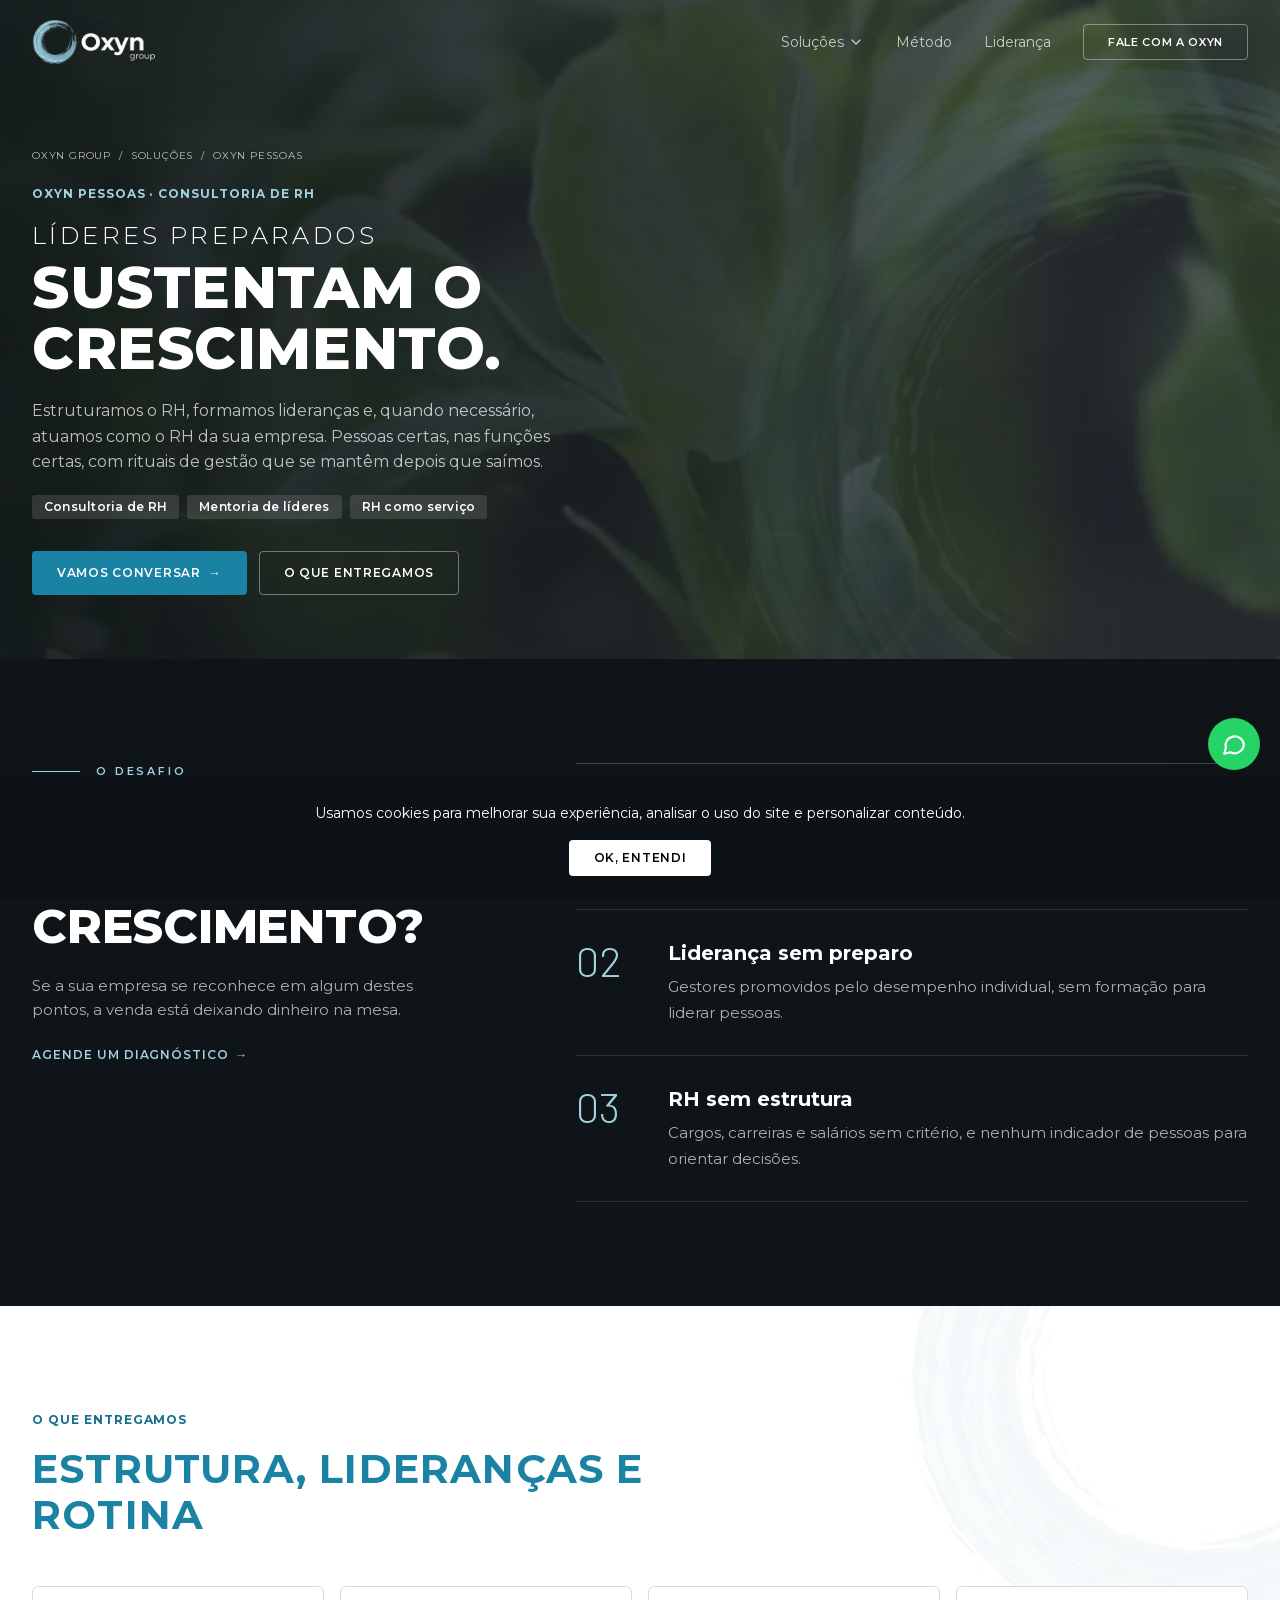
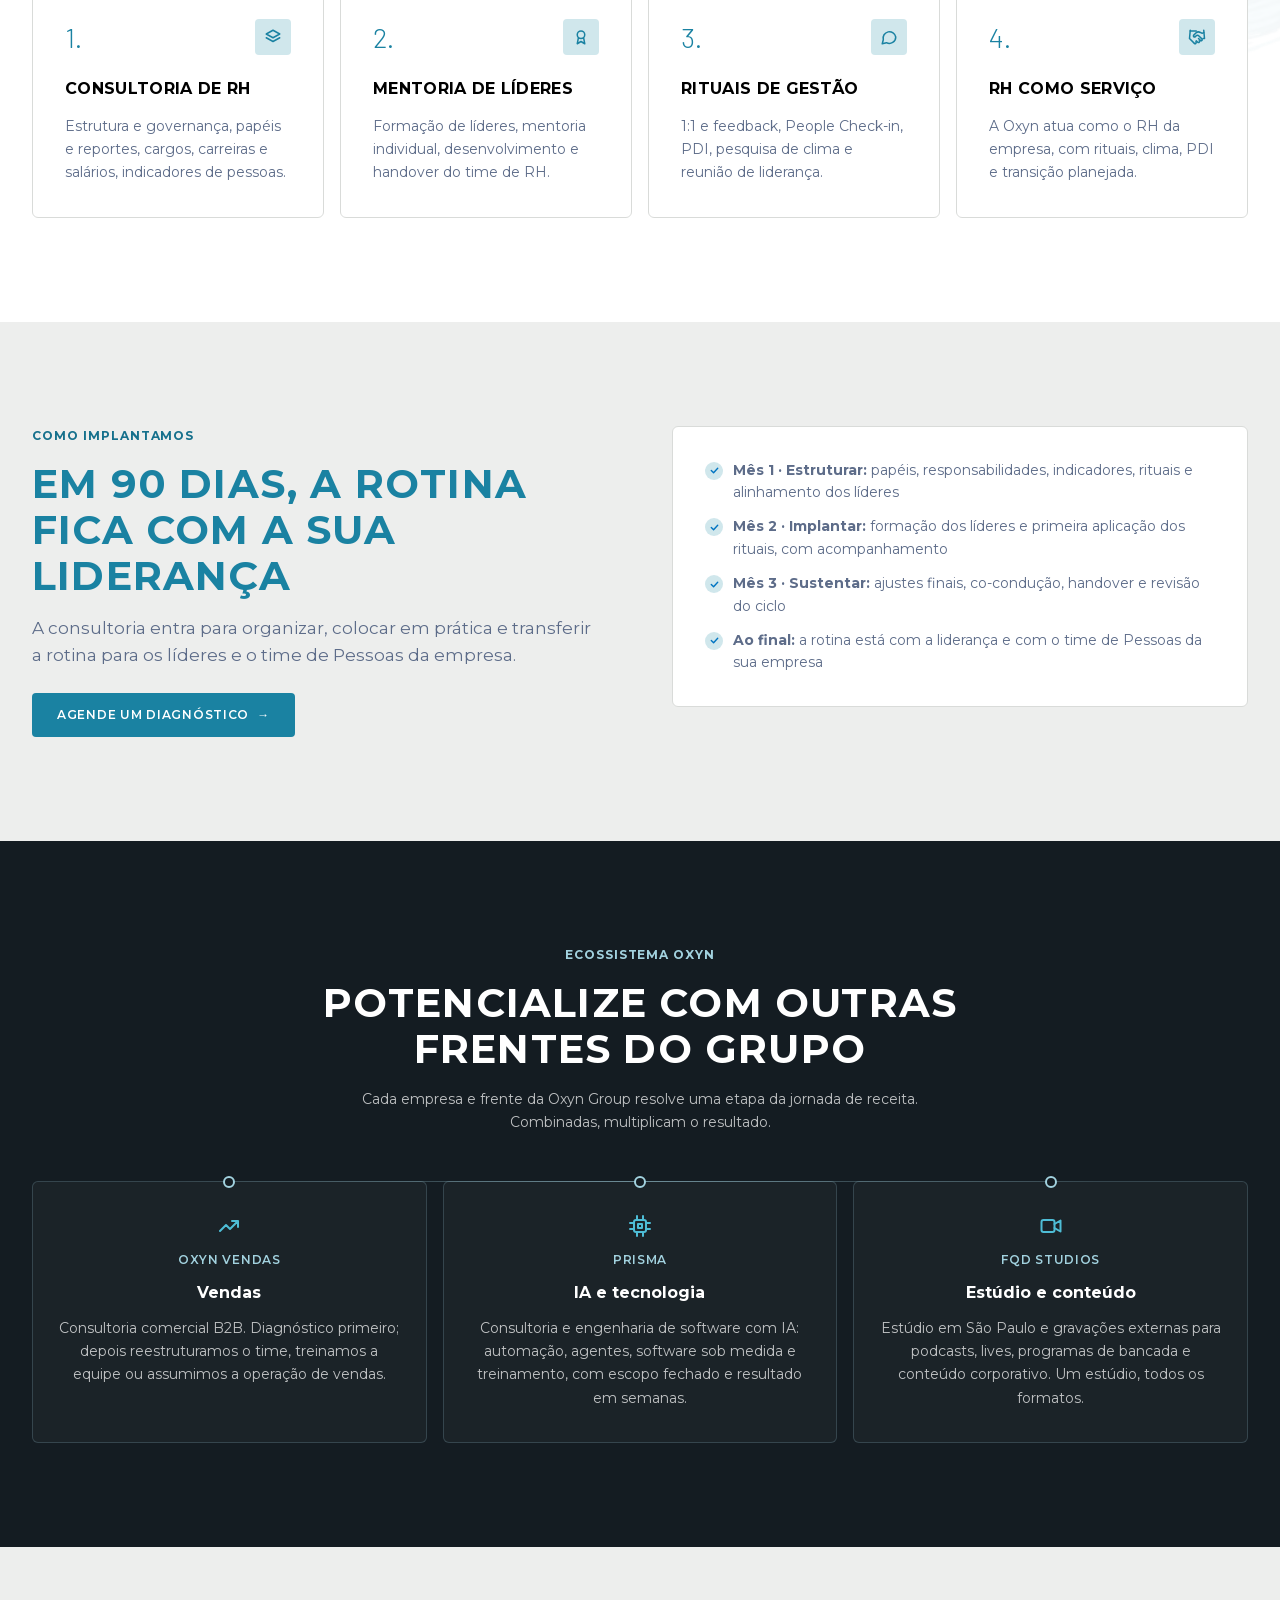
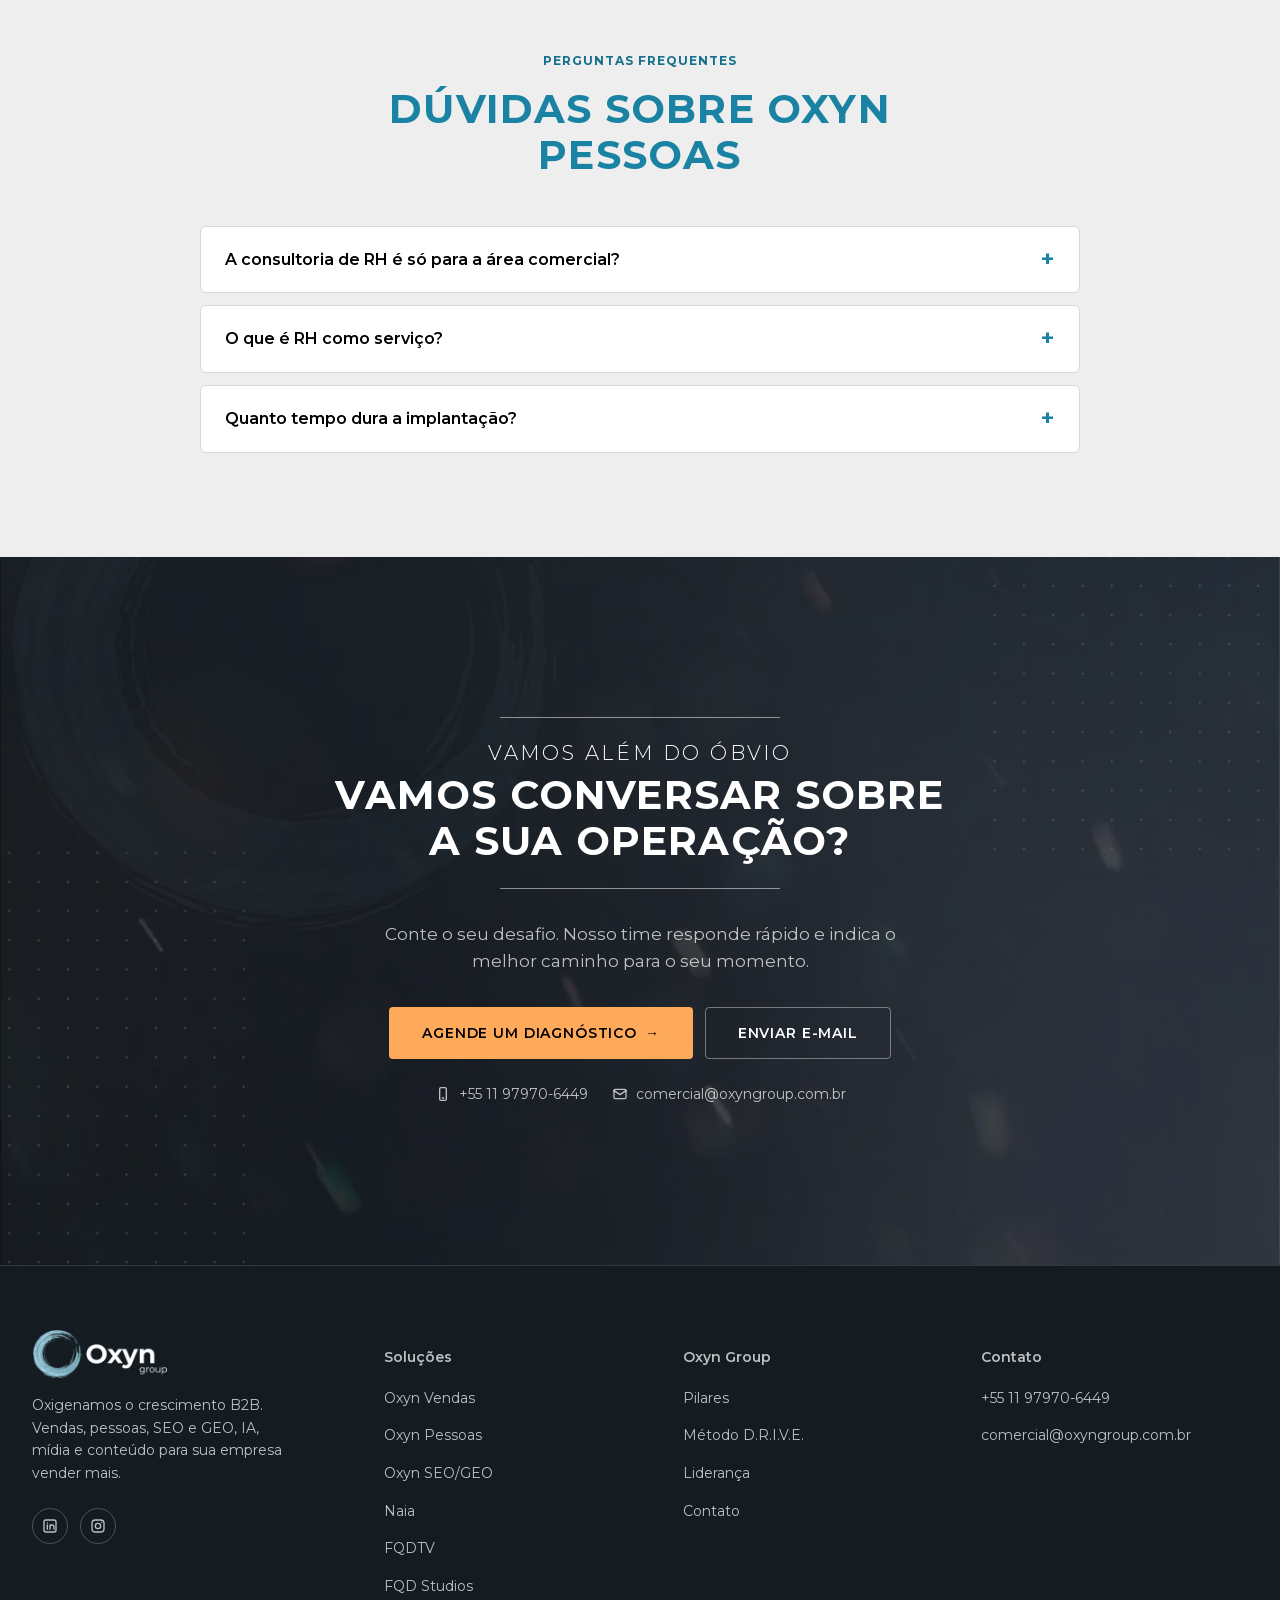
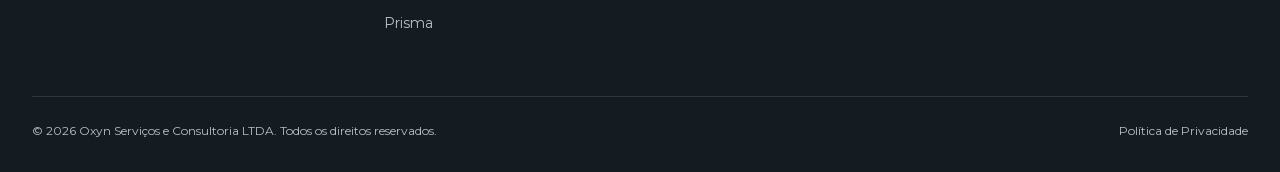
<file: solucoes/pessoas.html>
<!doctype html>
<html lang="pt-BR">
<head>
<meta charset="utf-8">
<meta name="viewport" content="width=device-width, initial-scale=1">
<!-- Google Tag Manager -->
<script>
  window.dataLayer = window.dataLayer || [];
  function gtag(){dataLayer.push(arguments);}
  gtag('js', new Date());
  dataLayer.push({'gtm.start': new Date().getTime(), event: 'gtm.js'});
</script>
<script async src="https://www.googletagmanager.com/gtm.js?id=GTM-NHPPKLLN"></script>
<!-- End Google Tag Manager -->
<title>Consultoria de RH e formação de líderes | Oxyn Pessoas</title>
<meta name="description" content="Estruturamos o RH, formamos lideranças e atuamos como o RH da sua empresa. Cargos, carreiras, rituais de gestão e implantação em 90 dias.">
<link rel="canonical" href="https://www.oxyngroup.com.br/solucoes/pessoas">
<meta name="theme-color" content="#141C22">
<meta property="og:type" content="website">
<meta property="og:locale" content="pt_BR">
<meta property="og:site_name" content="Oxyn Group">
<meta property="og:title" content="Consultoria de RH e formação de líderes | Oxyn Pessoas">
<meta property="og:description" content="Estruturamos o RH, formamos lideranças e atuamos como o RH da sua empresa. Cargos, carreiras, rituais de gestão e implantação em 90 dias.">
<meta property="og:url" content="https://www.oxyngroup.com.br/solucoes/pessoas">
<meta property="og:image" content="https://www.oxyngroup.com.br/assets/img/og-oxyn.jpg">
<meta property="og:image:width" content="1200">
<meta property="og:image:height" content="630">
<meta name="twitter:card" content="summary_large_image">
<link rel="icon" href="/assets/img/favicon.png" type="image/png">
<link rel="apple-touch-icon" href="/assets/img/apple-touch-icon.png">
<link rel="preload" href="/assets/fonts/montserrat-latin.woff2" as="font" type="font/woff2" crossorigin>
<link rel="preload" href="/assets/img/foto-broto.webp" as="image" fetchpriority="high">
<style>@font-face{font-family:"Montserrat";font-style:normal;font-weight:300 800;font-display:swap;src:url("/assets/fonts/montserrat-latin.woff2") format("woff2")}@font-face{font-family:"Barlow";font-style:normal;font-weight:300;font-display:swap;src:url("/assets/fonts/barlow-300-latin.woff2") format("woff2")}@font-face{font-family:"Barlow";font-style:normal;font-weight:400;font-display:swap;src:url("/assets/fonts/barlow-400-latin.woff2") format("woff2")}@font-face{font-family:"Barlow";font-style:normal;font-weight:600;font-display:swap;src:url("/assets/fonts/barlow-600-latin.woff2") format("woff2")}:root{--color-navy:#141C22;--color-navy-deep:#0C1216;--color-primary:#1A82A2;--color-primary-hover:#146B86;--color-accent:#A2D2DF;--color-lagoa:#4EBDD6;--color-amber:#FFA95B;--color-nevoa:#D0E7EC;--color-linho:#FBF6F3;--color-ardosia:#5D6C89;--color-bg:#EDEEED;--color-surface:#FFFFFF;--color-muted:#EDEEED;--color-text:#000000;--color-text-muted:#5D6C89;--color-border:#D9DBD9;--color-gray:#C2C2C2;--color-on-dark:#FFFFFF;--color-on-dark-muted:rgba(255,255,255,.72);--color-glass:rgba(255,255,255,.04);--color-glass-border:rgba(255,255,255,.12);--c-cyan:#4EBDD6;--c-blue:#1A82A2;--c-teal:#1A82A2;--c-green:#5D6C89;--c-purple:#5D6C89;--c-steel:#5D6C89;--grad-brand:var(--color-primary);--grad-image-fade:linear-gradient(to top,rgba(0,0,0,.85),rgba(0,0,0,.4) 55%,rgba(0,0,0,0));--grad-hero-overlay:linear-gradient(90deg,rgba(12,18,22,.88) 0%,rgba(12,18,22,.62) 60%,rgba(12,18,22,.4) 100%);--font-heading:"Montserrat",Arial,sans-serif;--font-body:"Montserrat",Arial,sans-serif;--font-data:"Barlow",Arial,sans-serif;--fs-display:clamp(2.1rem,1.3rem + 3vw,3.6rem);--fs-h2:clamp(1.6rem,1.15rem + 1.7vw,2.5rem);--fs-h3:clamp(1.35rem,1.1rem + 1vw,1.85rem);--fs-h4:1.2rem;--fs-h5:1.05rem;--fs-lead:1.0625rem;--fs-body:1rem;--fs-sm:.875rem;--fs-xs:.75rem;--fs-stat:clamp(2.6rem,1.9rem + 2.4vw,4rem);--lh-tight:1.05;--lh-heading:1.15;--lh-body:1.6;--ls-display:.01em;--ls-eyebrow:.08em;--ls-title:.03em;--r-sm:3px;--r-md:4px;--r-lg:6px;--r-xl:8px;--r-section:0px;--r-pill:4px;--space-1:4px;--space-2:8px;--space-3:12px;--space-4:16px;--space-5:20px;--space-6:24px;--space-8:32px;--space-10:40px;--space-12:48px;--space-16:64px;--section-y:104px;--section-y-sm:88px;--section-y-cta:160px;--container:1240px;--gutter:32px;--shadow-sm:0 1px 2px rgba(0,0,0,.06);--shadow-md:0 8px 24px rgba(20,28,34,.08);--shadow-lg:0 20px 48px rgba(20,28,34,.18);--ease:cubic-bezier(.2,.7,.2,1);--dur:.3s;--nav-h:84px}@media (max-width:768px){:root{--gutter:16px;--section-y:72px;--section-y-sm:64px;--section-y-cta:104px;--nav-h:68px}}*,*::before,*::after{box-sizing:border-box}html{scroll-behavior:smooth;-webkit-text-size-adjust:100%}body{margin:0;font-family:var(--font-body);font-size:var(--fs-body);font-weight:500;line-height:var(--lh-body);color:var(--color-text);background:var(--color-surface);-webkit-font-smoothing:antialiased;overflow-x:hidden}img,svg{display:block;max-width:100%}a{color:inherit;text-decoration:none}h1,h2,h3,h4,h5,p{margin:0}ul{margin:0;padding:0;list-style:none}button{font:inherit;cursor:pointer}:focus-visible{outline:2px solid var(--color-accent);outline-offset:3px;border-radius:4px}[hidden]{display:none!important}.container{width:100%;max-width:calc(var(--container) + var(--gutter)*2);margin-inline:auto;padding-inline:var(--gutter)}.section{position:relative;padding-block:var(--section-y);--fg:var(--color-text);--fg-muted:var(--color-text-muted);--eyebrow:var(--color-primary);color:var(--fg)}.section--white{background:var(--color-surface)}.section--light{background:var(--color-bg)}.section--navy,.section--gradient,.section--overlay{--fg:var(--color-on-dark);--fg-muted:var(--color-on-dark-muted);--eyebrow:var(--color-accent)}.section--navy{background:var(--color-navy)}.section--gradient{background:var(--grad-brand)}.section--overlap{margin-top:calc(var(--r-section) * -1.5);border-radius:var(--r-section) var(--r-section) 0 0;z-index:2}.section--overlay{background:var(--color-navy-deep);overflow:hidden;padding-block:var(--section-y-cta)}.section--tight{padding-block:var(--section-y-sm)}.section-head{max-width:640px;margin-bottom:var(--space-12);display:grid;gap:var(--space-4)}.section-head--center{margin-inline:auto;text-align:center;justify-items:center}.section-head--split{max-width:none;display:flex;align-items:flex-end;justify-content:space-between;gap:var(--space-8)}.section-head--split>div:first-child{max-width:640px;display:grid;gap:var(--space-4)}.grid{display:grid;gap:var(--space-4)}.grid--2{grid-template-columns:repeat(2,1fr);gap:var(--space-4)}.grid--3{grid-template-columns:repeat(3,1fr)}.grid--4{grid-template-columns:repeat(4,1fr)}@media (max-width:1024px){.grid--4{grid-template-columns:repeat(2,1fr)}.grid--3{grid-template-columns:repeat(2,1fr)}}@media (max-width:640px){.grid--2,.grid--3,.grid--4{grid-template-columns:1fr}}.display,.h2,.h3,.h4,.h5{font-family:var(--font-heading);color:var(--fg,var(--color-text))}.display{font-size:var(--fs-display);font-weight:800;line-height:var(--lh-tight);letter-spacing:var(--ls-display)}.h2{font-size:var(--fs-h2);font-weight:700;line-height:var(--lh-heading);letter-spacing:-.01em}.h3{font-size:var(--fs-h3);font-weight:700;line-height:1.2}.h4{font-size:var(--fs-h4);font-weight:600;line-height:1.3}.h5{font-size:var(--fs-h5);font-weight:600;line-height:1.5}.eyebrow{font-family:var(--font-body);font-size:var(--fs-sm);font-weight:600;letter-spacing:var(--ls-eyebrow);text-transform:uppercase;color:var(--eyebrow,var(--color-primary))}.lead{font-size:var(--fs-lead);line-height:1.6;color:var(--fg-muted,var(--color-text-muted));max-width:560px}.section-head--center .lead{margin-inline:auto}.small{font-size:var(--fs-sm);line-height:1.6}.xs{font-size:var(--fs-xs)}.text-muted{color:var(--fg-muted,var(--color-text-muted))}.btn{display:inline-flex;align-items:center;justify-content:center;gap:var(--space-2);height:40px;padding:0 var(--space-6);border-radius:var(--r-pill);border:1px solid transparent;font-size:var(--fs-sm);font-weight:500;line-height:1;white-space:nowrap;transition:background var(--dur) var(--ease),border-color var(--dur) var(--ease),transform var(--dur) var(--ease),color var(--dur)}.btn:hover{transform:translateY(-1px)}.btn--primary{background:var(--color-primary);color:var(--color-on-dark)}.btn--primary:hover{background:var(--color-primary-hover)}.btn--ghost{background:transparent;color:var(--color-on-dark);border-color:rgba(245,247,250,.4)}.btn--ghost:hover{background:rgba(245,247,250,.1);border-color:rgba(245,247,250,.7)}.btn--outline{background:transparent;color:var(--color-navy);border-color:var(--color-border)}.btn--outline:hover{border-color:var(--color-navy)}.btn--lg{height:48px;padding:0 var(--space-8);font-size:var(--fs-body)}.btn--sm{height:36px;padding:0 var(--space-4)}.btn .arrow{transition:transform var(--dur) var(--ease)}.btn:hover .arrow,.link-arrow:hover .arrow{transform:translateX(3px)}.link-arrow{display:inline-flex;align-items:center;gap:6px;font-size:var(--fs-sm);font-weight:600;color:var(--color-primary)}.section--navy .link-arrow,.card--case .link-arrow{color:var(--color-accent)}.btn-row{display:flex;flex-wrap:wrap;gap:var(--space-3)}.tag{--t:var(--c-blue);display:inline-flex;align-items:center;padding:4px 12px;border-radius:var(--r-pill);font-size:var(--fs-xs);font-weight:500;line-height:16px;color:var(--t);background:color-mix(in srgb,var(--t) 10%,transparent)}.tag--cyan{--t:var(--c-cyan)}.tag--blue{--t:var(--c-blue)}.tag--teal{--t:var(--c-teal)}.tag--green{--t:var(--c-green)}.tag--purple{--t:var(--c-purple)}.tag--steel{--t:var(--c-steel)}.tag--dark{color:var(--color-on-dark);background:rgba(255,255,255,.12)}.tag--solid{color:var(--color-on-dark);background:color-mix(in srgb,var(--t) 85%,black)}.tags{display:flex;flex-wrap:wrap;gap:var(--space-2)}.icon{width:24px;height:24px;flex:none;stroke:currentColor;fill:none;stroke-width:2;stroke-linecap:round;stroke-linejoin:round}.icon--sm{width:16px;height:16px}.icon--lg{width:28px;height:28px}.icon--cyan{color:var(--c-cyan)}.icon--blue{color:var(--c-blue)}.icon--teal{color:var(--c-teal)}.icon--green{color:var(--c-green)}.icon--purple{color:var(--c-purple)}.icon--steel{color:var(--c-steel)}.icon-badge{display:inline-grid;place-items:center;width:36px;height:36px;border-radius:50%;background:color-mix(in srgb,var(--color-primary) 10%,transparent);color:var(--color-primary)}.icon-badge .icon{width:18px;height:18px}.num{font-size:var(--fs-xs);font-weight:600;letter-spacing:.03em;color:var(--color-primary)}.divider{height:1px;background:var(--color-border);border:0;margin:var(--space-4) 0}.section--navy .divider,.section--gradient .divider{background:var(--color-glass-border)}.card{position:relative;border-radius:var(--r-lg);padding:var(--space-8);display:flex;flex-direction:column;gap:var(--space-3);transition:transform var(--dur) var(--ease),box-shadow var(--dur) var(--ease),border-color var(--dur)}.card p{font-size:var(--fs-sm);line-height:1.65;color:var(--fg-muted,var(--color-text-muted))}.card--soft{background:var(--color-muted)}.section--light .card--soft{background:var(--color-surface)}.card--soft:hover{transform:translateY(-3px);box-shadow:var(--shadow-md)}.card--glass{background:var(--color-glass);border:1px solid var(--color-glass-border);padding:28px}.card--glass:hover{border-color:rgba(162,210,223,.45);background:rgba(255,255,255,.07)}.card--glass .h5{color:var(--color-on-dark)}.card--feature .card__top{display:flex;align-items:center;gap:var(--space-3);margin-bottom:var(--space-3)}.card--feature .h4{margin-bottom:var(--space-1)}.bento{display:grid;grid-template-columns:repeat(12,1fr);gap:var(--space-4)}.bento>.card--service{grid-column:span 3}.bento>.card--service:nth-child(-n+3){grid-column:span 4}.card--service{min-height:260px}.card--service .h3{margin-top:var(--space-2)}.card--service .tags{margin-top:auto;padding-top:var(--space-3)}@media (max-width:1024px){.bento{grid-template-columns:repeat(2,1fr)}.bento>.card--service,.bento>.card--service:nth-child(-n+3){grid-column:auto}.bento>.card--service:first-child{grid-column:span 2}}@media (max-width:640px){.bento{grid-template-columns:1fr}.bento>.card--service:first-child{grid-column:auto}}.card--case{--img:none;min-height:420px;padding:var(--space-6);justify-content:flex-end;overflow:hidden;color:var(--color-on-dark);background:var(--img) center/cover no-repeat,var(--ph,var(--grad-brand))}.card--case::before{content:"";position:absolute;inset:0;background:var(--grad-image-fade);transition:opacity var(--dur)}.card--case>*{position:relative}.card--case .h4{color:var(--color-on-dark);font-weight:700;max-width:30ch}.card--case .case__logo{font-family:var(--font-heading);font-weight:800;font-size:1.5rem;letter-spacing:-.02em}.card--case .case__foot{display:flex;align-items:center;justify-content:space-between;gap:var(--space-4);flex-wrap:wrap}.card--case:hover{transform:translateY(-3px);box-shadow:var(--shadow-lg)}.card--result{--t:var(--c-cyan);background:rgba(0,40,77,.55);border:1px solid var(--color-glass-border);border-left:3px solid var(--t);padding:var(--space-6) var(--space-6) var(--space-8);gap:var(--space-2);backdrop-filter:blur(6px)}.card--result .result__label{display:flex;align-items:center;gap:var(--space-2);font-size:var(--fs-xs);font-weight:600;letter-spacing:.04em;text-transform:uppercase;color:var(--color-on-dark)}.card--result .result__label .icon{color:var(--t);width:16px;height:16px}.card--result .result__value{font-family:var(--font-heading);font-weight:800;font-size:var(--fs-stat);line-height:1.1;color:var(--t);margin-top:var(--space-3)}.card--result .result__metric{font-weight:600;color:var(--color-on-dark)}.card--result .result__sub{font-size:var(--fs-xs);color:var(--t)}.card--result .divider{margin:var(--space-4) 0}.card--result.is-white{--t:var(--color-on-dark)}.card--result.is-white .result__sub{color:var(--c-cyan)}.card--tool .tool__logo{font-family:var(--font-heading);font-weight:800;font-size:1.6rem;letter-spacing:-.03em;color:var(--color-navy)}.card--tool .tool__logo span{color:var(--c-teal)}.card--tool .h4{font-size:1.25rem}.eco{position:relative}.eco::before{content:"";position:absolute;left:12.5%;right:12.5%;top:0;height:1px;background:linear-gradient(90deg,transparent,rgba(162,210,223,.5),transparent)}.card--eco{align-items:center;text-align:center;background:rgba(255,255,255,.03);border:1px solid rgba(162,210,223,.2);padding:var(--space-8) var(--space-6)}.card--eco::before{content:"";position:absolute;top:-6px;left:50%;width:12px;height:12px;margin-left:-6px;border-radius:50%;border:2px solid var(--color-accent);background:var(--color-navy)}.card--eco .h5{font-size:1rem;font-weight:700;color:var(--color-on-dark)}@media (max-width:1024px){.eco::before{display:none}}.nav{position:fixed;inset:0 0 auto;z-index:50;height:var(--nav-h);display:flex;align-items:center;transition:background var(--dur) var(--ease),box-shadow var(--dur),height var(--dur)}.nav.is-scrolled{background:rgba(20,28,34,.94);backdrop-filter:blur(10px);box-shadow:0 1px 0 rgba(245,247,250,.08);height:64px}.nav .container{display:flex;align-items:center;justify-content:space-between;gap:var(--space-6)}.brand{display:flex;flex-direction:column;line-height:1;color:var(--color-on-dark)}.brand__name{font-family:var(--font-heading);font-weight:800;font-size:1.35rem;letter-spacing:-.01em}.brand__sub{font-size:.58rem;font-weight:600;letter-spacing:.14em;text-transform:uppercase;color:var(--color-accent);margin-top:3px}.nav__links{display:flex;align-items:center;gap:var(--space-8);font-size:var(--fs-sm);color:var(--color-on-dark-muted)}.nav__links a:hover{color:var(--color-on-dark)}.nav__lang{display:inline-flex;align-items:center;gap:6px}.nav__toggle{display:none;background:none;border:0;color:var(--color-on-dark);padding:8px}@media (max-width:900px){.nav__toggle{display:block}.nav__links{position:fixed;inset:var(--nav-h) 0 auto;flex-direction:column;align-items:flex-start;gap:var(--space-5);padding:var(--space-6) var(--gutter) var(--space-8);background:var(--color-navy);transform:translateY(-120%);transition:transform var(--dur) var(--ease);z-index:-1}.nav.is-open .nav__links{transform:none}.nav.is-open{background:var(--color-navy)}}.hero{--img:none;position:relative;min-height:min(100vh,900px);display:flex;align-items:center;color:var(--color-on-dark);padding-block:calc(var(--nav-h) + var(--space-16)) var(--space-16);background:var(--img) center/cover no-repeat,var(--ph-hero);--fg:var(--color-on-dark);--fg-muted:var(--color-on-dark-muted);--eyebrow:var(--color-accent)}.hero::before{content:"";position:absolute;inset:0;background:var(--grad-hero-overlay)}.hero>.container{position:relative}.hero__content{max-width:680px;display:grid;gap:var(--space-5)}.hero .lead{font-size:var(--fs-body);max-width:520px}.hero .btn-row{margin-top:var(--space-3)}:root{--ph-hero:#1b252d}.marquee{overflow:hidden;mask-image:linear-gradient(90deg,transparent,#000 6%,#000 94%,transparent)}.marquee__track{display:flex;width:max-content;animation:marquee 40s linear infinite}.marquee__track>*{flex:none;margin-right:var(--space-8)}.marquee:hover .marquee__track{animation-play-state:paused}.logo-tile{display:grid;place-items:center;width:150px;height:64px;border-radius:var(--r-sm);background:var(--color-bg);border:1px solid var(--color-border);font-family:var(--font-heading);font-weight:700;color:#7d8fa0;font-size:1rem;letter-spacing:-.01em}@keyframes marquee{to{transform:translateX(-50%)}}@media (prefers-reduced-motion:reduce){.marquee__track{animation:none}}.stats-band{position:relative;overflow:hidden;border-radius:var(--r-lg);background:var(--color-navy);color:var(--color-on-dark);padding:var(--space-16) var(--space-8)}.stats-band::before{content:"";position:absolute;inset:0;opacity:.35;background-image:radial-gradient(rgba(255,255,255,.5) 1px,transparent 1.5px);background-size:22px 22px;mask-image:radial-gradient(ellipse at center,#000 20%,transparent 75%)}.stats{position:relative;display:grid;grid-template-columns:repeat(4,1fr);max-width:960px;margin-inline:auto}.stat{text-align:center;padding:var(--space-4) var(--space-6)}.stat+.stat{border-left:1px solid rgba(245,247,250,.25)}.stat__value{font-family:var(--font-heading);font-weight:800;font-size:var(--fs-stat);line-height:1.1;color:var(--color-accent)}.stat__label{margin-top:var(--space-2);font-size:var(--fs-xs);font-weight:500;text-transform:uppercase;letter-spacing:.04em;color:var(--color-on-dark-muted)}@media (max-width:768px){.stats{grid-template-columns:repeat(2,1fr);row-gap:var(--space-6)}.stat:nth-child(3){border-left:0}}.partners{display:flex;flex-wrap:wrap;justify-content:center;gap:var(--space-10) var(--space-16);max-width:760px;margin-inline:auto}.partner{display:grid;place-items:center;width:120px;height:56px;font-family:var(--font-heading);font-weight:700;color:#8a9aa9;filter:grayscale(1);opacity:.85;transition:opacity var(--dur),filter var(--dur)}.partner:hover{filter:none;opacity:1;color:var(--color-navy)}.carousel{position:relative}.carousel__track{display:grid;grid-auto-flow:column;grid-auto-columns:min(720px,86%);gap:var(--space-4);overflow-x:auto;scroll-snap-type:x mandatory;scrollbar-width:none;padding-bottom:var(--space-2)}.carousel__track::-webkit-scrollbar{display:none}.carousel__track>*{scroll-snap-align:start}.carousel__arrows{display:flex;gap:var(--space-2)}.carousel__arrow{display:grid;place-items:center;width:32px;height:32px;border-radius:50%;background:transparent;border:1px solid rgba(245,247,250,.3);color:var(--color-on-dark);transition:background var(--dur)}.carousel__arrow:hover{background:rgba(245,247,250,.1)}.carousel__dots{display:flex;justify-content:center;gap:6px;margin-top:var(--space-6)}.carousel__dot{width:6px;height:6px;border-radius:var(--r-pill);border:0;padding:0;background:rgba(245,247,250,.35);transition:width var(--dur),background var(--dur)}.carousel__dot.is-active{width:22px;background:var(--color-accent)}.cta-final{--img:none;background:var(--img) center/cover no-repeat,var(--ph-cta)}.cta-final::before{content:"";position:absolute;inset:0;background:rgba(12,18,22,.6)}.cta-final>.container{position:relative}.cta-final .section-head{margin-bottom:var(--space-8)}:root{--ph-cta:#141C22}.footer{background:var(--color-navy);color:var(--color-on-dark);padding-block:var(--space-16) var(--space-8);border-top:1px solid var(--color-glass-border)}.footer__grid{display:grid;grid-template-columns:1.2fr 1fr 1fr 1fr;gap:var(--space-8)}.footer h4,.footer__t{font-size:var(--fs-sm);font-weight:600;margin-bottom:var(--space-4);font-family:var(--font-body)}.footer li{margin-bottom:var(--space-3)}.footer li a,.footer p{font-size:var(--fs-sm);color:var(--color-on-dark-muted)}.footer li a:hover{color:var(--color-on-dark)}.footer p{margin-top:var(--space-4);max-width:260px}.socials{display:flex;gap:var(--space-3);margin-top:var(--space-6)}.socials a{display:grid;place-items:center;width:36px;height:36px;border-radius:50%;border:1px solid rgba(245,247,250,.25);color:var(--color-on-dark-muted)}.socials a:hover{color:var(--color-on-dark);border-color:var(--color-accent)}.footer__bottom{display:flex;justify-content:space-between;gap:var(--space-4);flex-wrap:wrap;margin-top:var(--space-12);padding-top:var(--space-6);border-top:1px solid var(--color-glass-border);font-size:var(--fs-xs);color:var(--color-on-dark-muted)}@media (max-width:900px){.footer__grid{grid-template-columns:1fr 1fr}}@media (max-width:560px){.footer__grid{grid-template-columns:1fr}}.cookie{position:fixed;inset:auto 0 0;z-index:60;background:#0b0b0b;color:#fff;padding:var(--space-6) var(--gutter);display:flex;flex-direction:column;align-items:center;gap:var(--space-4);text-align:center;font-size:var(--fs-sm)}.cookie .btn{background:#fff;color:#111;height:36px;font-weight:600}@media (max-width:768px){.section-head--split{flex-direction:column;align-items:flex-start}}[data-reveal]{opacity:0;transform:translateY(16px);transition:opacity .7s var(--ease),transform .7s var(--ease)}[data-reveal].is-visible{opacity:1;transform:none}@media (prefers-reduced-motion:reduce){[data-reveal]{opacity:1;transform:none}}.nav__links a[aria-current="page"]{color:var(--color-on-dark)}.nav__drop{position:relative}.nav__drop>button{display:inline-flex;align-items:center;gap:4px;background:none;border:0;padding:0;color:inherit;font-size:inherit}.nav__drop>button:hover{color:var(--color-on-dark)}.nav__menu{position:absolute;top:calc(100% + 14px);left:-16px;min-width:280px;display:grid;gap:2px;padding:var(--space-2);border-radius:var(--r-md);background:var(--color-navy);border:1px solid var(--color-glass-border);box-shadow:var(--shadow-lg);opacity:0;visibility:hidden;transform:translateY(-6px);transition:opacity var(--dur),transform var(--dur),visibility var(--dur)}.nav__drop:hover .nav__menu,.nav__drop:focus-within .nav__menu,.nav__drop.is-open .nav__menu{opacity:1;visibility:visible;transform:none}.nav__menu a{display:grid;gap:2px;padding:10px 12px;border-radius:var(--r-sm)}.nav__menu a:hover{background:rgba(245,247,250,.06)}.nav__menu b{font-weight:600;color:var(--color-on-dark);font-size:var(--fs-sm)}.nav__menu small{font-size:var(--fs-xs);color:var(--color-on-dark-muted)}@media (max-width:900px){.nav__links{max-height:calc(100vh - var(--nav-h));overflow-y:auto}.nav__drop{width:100%}.nav__menu{position:static;opacity:1;visibility:visible;transform:none;box-shadow:none;border:0;padding:var(--space-2) 0 0;min-width:0;background:none}.nav__drop>button{display:none}}.hero--page{min-height:auto;padding-block:calc(var(--nav-h) + var(--space-16)) var(--space-16)}.crumbs{display:flex;gap:8px;font-size:var(--fs-xs);color:var(--color-on-dark-muted);letter-spacing:.04em}.crumbs a:hover{color:var(--color-on-dark)}.logo-tile--text{width:auto;padding:0 24px;font-size:.95rem}a.card--service{color:inherit}.card--service .link-arrow{margin-top:var(--space-2)}.card--service .card__unit{font-size:var(--fs-xs);font-weight:600;letter-spacing:.08em;text-transform:uppercase;color:var(--color-text-muted)}.steps{display:grid;grid-template-columns:repeat(5,1fr);gap:var(--space-4);counter-reset:step}.step{position:relative;padding:var(--space-6);border-radius:var(--r-lg);background:var(--color-muted);display:grid;gap:var(--space-2);align-content:start}.section--light .step{background:#EAEEF5}.step__letter{font-family:var(--font-heading);font-weight:800;font-size:2.5rem;line-height:1;color:var(--color-primary)}.step .h5{margin-top:var(--space-2)}.step p{font-size:var(--fs-sm);color:var(--color-text-muted);line-height:1.6}.steps__result{margin-top:var(--space-4);padding:var(--space-6) var(--space-8);border-radius:var(--r-lg);background:var(--grad-brand);color:var(--color-on-dark);display:flex;align-items:center;justify-content:space-between;gap:var(--space-6);flex-wrap:wrap}.steps__result p{color:var(--color-on-dark-muted);max-width:640px}.steps__result b{font-family:var(--font-heading);font-size:var(--fs-h5);color:var(--color-on-dark)}@media (max-width:1024px){.steps{grid-template-columns:repeat(3,1fr)}}@media (max-width:640px){.steps{grid-template-columns:1fr}}.leader{align-items:flex-start}.leader__photo{width:72px;height:72px;border-radius:50%;background:var(--grad-brand) center/cover no-repeat;border:2px solid rgba(162,210,223,.45);display:grid;place-items:center;font-family:var(--font-heading);font-weight:800;color:var(--color-on-dark);margin-bottom:var(--space-2)}.leader__role{font-size:var(--fs-xs);font-weight:600;letter-spacing:.06em;text-transform:uppercase;color:var(--color-accent)}.checks{display:grid;gap:var(--space-3)}.checks li{position:relative;padding-left:28px;font-size:var(--fs-sm);line-height:1.6;color:var(--fg-muted,var(--color-text-muted))}.checks li::before{content:"";position:absolute;left:0;top:3px;width:18px;height:18px;border-radius:50%;background:color-mix(in srgb,var(--color-primary) 14%,transparent) url("data:image/svg+xml,%3Csvg xmlns='http://www.w3.org/2000/svg' viewBox='0 0 24 24' fill='none' stroke='%230074C2' stroke-width='3' stroke-linecap='round' stroke-linejoin='round'%3E%3Cpath d='m5 12 5 5 9-10'/%3E%3C/svg%3E") center/11px no-repeat}.split{display:grid;grid-template-columns:1fr 1fr;gap:var(--space-16);align-items:start}.split .section-head{margin-bottom:0}@media (max-width:900px){.split{grid-template-columns:1fr;gap:var(--space-8)}}.contact-line{display:flex;justify-content:center;gap:var(--space-6);flex-wrap:wrap;margin-top:var(--space-6);font-size:var(--fs-sm);color:var(--color-on-dark-muted)}.contact-line a{display:inline-flex;align-items:center;gap:8px}.contact-line a:hover{color:var(--color-on-dark)}.stats__source{position:relative;text-align:center;margin-top:var(--space-6);font-size:11px;color:var(--color-on-dark-muted)}.wa-float{position:fixed;right:20px;bottom:20px;z-index:55;display:grid;place-items:center;width:52px;height:52px;border-radius:50%;background:#25D366;color:#fff;box-shadow:var(--shadow-lg);transition:transform var(--dur) var(--ease)}.wa-float:hover{transform:scale(1.06)}.wa-float .icon{width:26px;height:26px}body.has-cookie .wa-float{bottom:130px}.faq{max-width:880px;margin-inline:auto;display:grid;gap:var(--space-3)}.faq details{border-radius:var(--r-lg);background:var(--color-muted);padding:var(--space-5) var(--space-6)}.section--light .faq details{background:#EAEEF5}.faq summary{cursor:pointer;list-style:none;display:flex;justify-content:space-between;gap:var(--space-4);font-family:var(--font-heading);font-weight:600;font-size:var(--fs-h5)}.faq summary::-webkit-details-marker{display:none}.faq summary::after{content:"+";font-size:1.5rem;line-height:1;color:var(--color-primary);transition:transform var(--dur)}.faq details[open] summary::after{transform:rotate(45deg)}.faq details p{margin-top:var(--space-3);font-size:var(--fs-sm);color:var(--color-text-muted);line-height:1.7}.display{font-weight:800;text-transform:uppercase;letter-spacing:var(--ls-display)}.h2{font-weight:700;text-transform:uppercase;letter-spacing:var(--ls-title);line-height:1.15}.section--white .h2,.section--light .h2,.sg .h2{color:var(--color-primary)}.h3{font-weight:700}.h4,.h5{font-weight:600}.thin{display:block;font-weight:300;font-size:.5em;letter-spacing:.14em;margin-bottom:.35em}.display .thin{font-size:.42em}.eyebrow{font-size:var(--fs-xs);font-weight:700;letter-spacing:var(--ls-eyebrow)}.lead{font-weight:400}body{font-weight:400}.card p{font-weight:400}.signature{display:grid;justify-items:center;text-align:center;gap:var(--space-4)}.signature::before,.signature::after{content:"";width:min(280px,60%);height:1px;background:currentColor;opacity:.5}.signature .h2,.signature .display{margin-block:var(--space-2)}.has-ring{position:relative;overflow:hidden;isolation:isolate}.has-ring::after{content:"";position:absolute;z-index:-1;pointer-events:none;width:var(--ring-size,560px);aspect-ratio:1;right:var(--ring-x,-180px);top:var(--ring-y,-200px);background:url("/assets/img/anel.webp") center/contain no-repeat;opacity:var(--ring-o,.1)}.has-ring>.container{position:relative;z-index:1}.hero.has-ring::after{z-index:0;--ring-size:820px;--ring-x:-260px;--ring-y:8%;--ring-o:.22}.hero.has-ring>.container{z-index:2}.has-ring::after{animation:ring-spin 40s linear infinite;will-change:transform}@keyframes ring-spin{to{transform:rotate(360deg)}}@media (prefers-reduced-motion:reduce){.has-ring::after{animation:none!important}}.hero.has-ring::before{z-index:1}.dotgrid{position:absolute;right:var(--gutter);top:-12%;width:240px;height:140px;opacity:.4;pointer-events:none;background-image:radial-gradient(rgba(255,255,255,.7) 1px,transparent 1.5px);background-size:22px 22px}@media (max-width:900px){.dotgrid{display:none}}.brand{align-items:flex-start}.brand__logo{height:44px;width:auto;max-width:none}.nav.is-scrolled .brand__logo{height:38px}.footer .brand__logo{height:48px}@media (max-width:768px){.brand__logo{height:36px}}.btn{font-weight:600;text-transform:uppercase;letter-spacing:.06em;font-size:var(--fs-xs);height:44px;padding:0 var(--space-6)}.btn--lg{height:52px;font-size:var(--fs-sm);padding:0 var(--space-8)}.btn--sm{height:36px;font-size:11px}.btn--outline{color:var(--color-primary);border-color:var(--color-primary)}.btn--outline:hover{background:var(--color-primary);color:#fff}.btn--amber{background:var(--color-amber);color:#000}.btn--amber:hover{background:#ff9a3d}.card--soft{background:var(--color-surface);border:1px solid var(--color-border)}.section--white .card--soft{background:var(--color-surface)}.card--soft:hover{border-color:var(--color-primary);box-shadow:var(--shadow-md)}.card--service .card__unit{color:var(--color-primary)}.card--feature .h4{text-transform:uppercase;letter-spacing:.02em;font-size:1rem;font-weight:700}.icon-badge{border-radius:var(--r-md);background:var(--color-nevoa);color:var(--color-primary)}.tag{border-radius:var(--r-sm);font-weight:600;letter-spacing:.02em}.tag--blue,.tag--teal,.tag--cyan{--t:var(--color-primary)}.num{font-family:var(--font-data);font-weight:300;font-size:1.75rem;line-height:1;color:var(--color-primary);letter-spacing:0;margin-left:auto}.stats-band{background:var(--color-primary);border-radius:0}.stats-band::before{display:none}.stats-band.has-ring{--ring-size:520px;--ring-x:-120px;--ring-y:-140px;--ring-o:.22}.stats-band.has-ring::after{z-index:0}.stats{z-index:1}.stat{text-align:left;padding:var(--space-4) var(--space-6)}.stat+.stat{border-left:1px solid rgba(255,255,255,.3)}.stat__value{font-family:var(--font-data);font-weight:300;color:#fff;letter-spacing:-.01em;white-space:nowrap}.stat__label{text-transform:none;letter-spacing:0;font-size:var(--fs-sm);font-weight:600;color:#fff;margin-top:var(--space-3)}.stat__source{margin-top:var(--space-3);font-size:10px;font-weight:500;letter-spacing:.08em;text-transform:uppercase;color:rgba(255,255,255,.75)}@media (max-width:768px){.stat:nth-child(odd){border-left:0}}.step{background:var(--color-surface);border:1px solid var(--color-border);border-radius:var(--r-lg)}.section--light .step{background:var(--color-surface)}.step__letter{font-family:var(--font-data);font-weight:600;font-size:3rem}.step .h5{text-transform:uppercase;letter-spacing:.03em;font-weight:700;font-size:.95rem}.steps__result{border-radius:var(--r-lg)}.frame{position:relative;display:inline-grid;gap:var(--space-2);padding:var(--space-8) var(--space-10);background:var(--color-surface);color:var(--color-text);max-width:520px}.frame::before{content:"";position:absolute;inset:0;transform:translate(18px,18px);border:1px solid rgba(255,255,255,.85);pointer-events:none}.frame .h2{color:var(--color-primary)}.frame p{color:var(--color-text-muted)}.photo-section{--img:none;background:var(--img) center/cover no-repeat,var(--color-navy)}.photo-section::before{content:"";position:absolute;inset:0;background:rgba(12,18,22,var(--ov,.6))}.photo-section>.container{position:relative;z-index:1}.leader__photo{background-color:var(--color-primary);font-family:var(--font-data);font-weight:400;font-size:1.4rem}.leader .h5{font-size:1.1rem}.grid--leaders{grid-template-columns:repeat(3,1fr)}@media (max-width:1024px){.grid--leaders{grid-template-columns:repeat(2,1fr)}}@media (max-width:640px){.grid--leaders{grid-template-columns:1fr}}.footer{background:var(--color-navy)}.faq details{border-radius:var(--r-lg);background:var(--color-surface);border:1px solid var(--color-border)}.section--light .faq details{background:var(--color-surface)}.faq summary{font-family:var(--font-heading);font-size:1rem;font-weight:600}.cookie{background:var(--color-navy-deep)}.cookie .btn{background:#fff;color:#000}.logo-tile{border-radius:var(--r-sm);background:var(--color-surface);color:var(--color-ardosia);font-weight:600;text-transform:uppercase;letter-spacing:.08em;font-size:.8rem}.checks li::before{background-color:var(--color-nevoa)}.crumbs{text-transform:uppercase;letter-spacing:.08em;font-size:10px}.nav__menu{background:var(--color-navy)}.logo-tile--img{width:170px;padding:0 20px;background:none;border:0}.logo-tile--img img{max-width:124px;max-height:38px;width:auto;height:auto;filter:brightness(0);opacity:.5;transition:opacity var(--dur)}a.logo-tile--img:hover img{opacity:.85}.logo-tile--img img[alt^="Bersaglio"]{max-height:54px}.logo-tile--img:has(img[alt^="Paula Torres"]){width:210px}.logo-tile--img img[alt^="Paula Torres"]{max-width:170px}.sector{display:grid;justify-items:center;align-content:center;gap:12px;width:150px;flex:none;text-align:center}.sector .icon{width:36px;height:36px;stroke-width:1.5;color:var(--color-primary)}.sector span{font-size:var(--fs-xs);font-weight:600;letter-spacing:.08em;text-transform:uppercase;color:var(--color-ardosia);white-space:nowrap}.leak{position:relative;margin-top:var(--space-12)}.leak__phases{display:grid;grid-template-columns:3fr 1fr 2fr;gap:var(--space-4);margin-bottom:var(--space-6)}.leak__phase{font-size:var(--fs-xs);font-weight:600;letter-spacing:.12em;text-transform:uppercase;color:var(--color-accent);padding-bottom:var(--space-3);border-bottom:1px solid rgba(255,255,255,.25)}.leak__steps{position:relative;display:grid;grid-template-columns:repeat(6,1fr);gap:var(--space-4)}.leak__steps::before{content:"";position:absolute;left:0;right:0;top:9px;height:1px;background:rgba(162,210,223,.35)}.leak__step{position:relative;display:grid;gap:var(--space-3);align-content:start;padding-top:36px}.leak__step::before{content:"";position:absolute;top:3px;left:0;width:13px;height:13px;border-radius:50%;background:var(--color-navy);border:2px solid var(--color-accent)}.leak__n{font-family:var(--font-data);font-weight:300;font-size:2.4rem;line-height:1;color:#fff}.leak__stage{font-weight:700;font-size:.95rem;text-transform:uppercase;letter-spacing:.03em;color:#fff}.leak__pain{font-size:var(--fs-sm);color:var(--color-on-dark-muted);line-height:1.6}.leak__front{margin-top:var(--space-2);display:inline-flex;align-items:center;gap:6px;font-size:var(--fs-xs);font-weight:700;letter-spacing:.06em;text-transform:uppercase;color:var(--color-lagoa)}.leak__front:hover{color:#fff}@media (max-width:1024px){.leak__phases{display:none}.leak__steps{grid-template-columns:repeat(3,1fr);row-gap:var(--space-10)}.leak__steps::before{display:none}}@media (max-width:640px){.leak__steps{grid-template-columns:1fr}}.leak__step{display:flex;flex-direction:column;gap:var(--space-3)}.leak__front{margin-top:auto;padding-top:var(--space-2)}.leak__phases{margin-bottom:var(--space-8)}.leak__phase{display:flex;align-items:baseline;justify-content:space-between;gap:var(--space-3);padding-bottom:var(--space-4);border-bottom:3px solid var(--color-primary)}.leak__phase b{font-family:var(--font-heading);font-size:clamp(1.15rem,.9rem + .8vw,1.6rem);font-weight:800;letter-spacing:.06em;color:#fff}.leak__phase small{font-family:var(--font-data);font-size:var(--fs-sm);font-weight:400;letter-spacing:.02em;text-transform:none;color:var(--color-accent);white-space:nowrap}.leak__phases{grid-template-columns:repeat(6,1fr)}.leak__phase:nth-child(1){grid-column:span 3}.leak__phase:nth-child(2){grid-column:span 1}.leak__phase:nth-child(3){grid-column:span 2}.leak__phase{flex-direction:column;align-items:flex-start;justify-content:flex-end;gap:4px}.sol{position:relative;overflow:hidden;background:#0E1418;color:#fff;padding:92px 0 64px;--fg:#fff;--fg-muted:rgba(255,255,255,.7);--eyebrow:var(--color-accent)}.sol__photo{position:absolute;inset:0 0 auto;height:520px;background:url("/assets/img/foto-leao.webp") 78% 30%/cover no-repeat;filter:saturate(.75)}.sol__photo::before{content:"";position:absolute;inset:0;background:linear-gradient(90deg,#0E1418 0%,rgba(14,20,24,.94) 38%,rgba(14,20,24,.55) 70%,rgba(14,20,24,.35) 100%)}.sol__photo::after{content:"";position:absolute;left:0;right:0;bottom:0;height:120px;background:linear-gradient(180deg,rgba(14,20,24,0),#0E1418)}.sol.has-ring{--ring-size:520px;--ring-x:-120px;--ring-y:40px;--ring-o:.2}.sol.has-ring::after{z-index:0}.sol>.container{position:relative;z-index:1}.sol__top{display:flex;flex-direction:column;gap:26px}.sol__top .dotgrid{top:4px;right:var(--gutter)}.sol__kicker{display:flex;align-items:center;gap:16px;font-size:11px;font-weight:600;letter-spacing:.26em;color:var(--color-accent)}.sol__kicker::before{content:"";width:48px;height:1px;background:var(--color-accent)}.sol__title{margin:0;display:flex;flex-direction:column;gap:4px;font-family:var(--font-heading);text-transform:uppercase}.sol__title small{font-size:clamp(1.05rem,.8rem + .9vw,1.65rem);font-weight:300;letter-spacing:.2em;color:rgba(255,255,255,.88)}.sol__title b{font-size:clamp(2.25rem,1rem + 6vw,6.25rem);font-weight:800;line-height:.94;letter-spacing:-.015em}.sol__title b span{color:var(--color-primary)}.sol__creds{display:flex;flex-wrap:wrap;margin-top:6px}.sol__cred{display:flex;flex-direction:column;gap:4px;padding:0 40px}.sol__cred:first-child{padding-left:0}.sol__cred+.sol__cred{border-left:1px solid rgba(255,255,255,.22)}.sol__cred b{font-family:var(--font-data);font-size:2.5rem;font-weight:300;line-height:1}.sol__cred span{font-size:12px;line-height:1.5;color:rgba(255,255,255,.66)}.sol__layer{margin-top:72px;display:grid;grid-template-columns:300px repeat(3,minmax(0,1fr));background:#141C22;border-top:2px solid var(--color-primary)}.sol__brand{display:flex;flex-direction:column;justify-content:center;gap:10px;padding:34px 36px;background:var(--color-primary);color:#fff}.sol__brand:hover{background:var(--color-primary-hover)}.sol__brand small{font-size:11px;font-weight:600;letter-spacing:.22em;color:var(--color-nevoa)}.sol__brand b{font-family:var(--font-heading);font-size:3.25rem;font-weight:800;letter-spacing:.05em;line-height:1}.sol__step{display:flex;flex-direction:column;gap:12px;padding:32px 34px}.sol__step+.sol__step{border-left:1px solid rgba(255,255,255,.1)}.sol__step em{font-style:normal;font-family:var(--font-data);font-size:2.9rem;font-weight:300;line-height:1;color:var(--color-accent)}.sol__step b{font-size:1.125rem;font-weight:700;line-height:1.3}.sol__step span{font-size:13px;line-height:1.55;color:rgba(255,255,255,.66)}.sol__cos{margin-top:40px;display:grid;grid-template-columns:300px repeat(5,minmax(0,1fr))}.sol__cos-label{font-size:11px;font-weight:600;letter-spacing:.22em;line-height:1.8;color:var(--color-accent);padding:18px 36px 0 0}.sol__co{display:flex;flex-direction:column;gap:6px;padding:18px 20px 0 0;border-top:1px solid rgba(255,255,255,.18);transition:border-color var(--dur)}.sol__co b{font-size:17px;font-weight:700}.sol__co span{font-size:12px;line-height:1.5;color:rgba(255,255,255,.62)}.sol__co:hover{border-top-color:var(--color-accent)}.sol__co:hover b{color:var(--color-accent)}.sol__foot{margin-top:56px;display:flex;justify-content:space-between;align-items:center;gap:40px;flex-wrap:wrap}.sol__foot p{font-size:15px;line-height:1.6;color:rgba(255,255,255,.72)}.sol__foot p strong{color:#fff;font-weight:600}@media (max-width:1100px){.sol__layer{grid-template-columns:repeat(3,minmax(0,1fr))}.sol__brand{grid-column:1/-1}.sol__cos{grid-template-columns:repeat(3,minmax(0,1fr));row-gap:24px}.sol__cos-label{grid-column:1/-1;padding:0}}@media (max-width:700px){.sol{padding-top:72px}.sol__cred{padding:0 20px}.sol__cred b{font-size:2rem}.sol__layer{grid-template-columns:1fr;margin-top:48px}.sol__step+.sol__step{border-left:0;border-top:1px solid rgba(255,255,255,.1)}.sol__cos{grid-template-columns:1fr 1fr}}.sol__kicker,.sol__brand small,.sol__cos-label{text-transform:uppercase}@media (max-width:700px){.sol__creds{flex-wrap:nowrap}.sol__cred{padding:0 12px;flex:1 1 0;min-width:0}.sol__cred b{font-size:1.75rem}.sol__cred span{font-size:10.5px}.sol__cred span br{display:none}}.sol__photo{left:auto;right:0;width:min(64%,1000px);height:560px;background-position:center 18%;background-size:cover}.sol__photo::before{background:linear-gradient(90deg,#0E1418 0%,rgba(14,20,24,.7) 30%,rgba(14,20,24,.25) 65%,rgba(14,20,24,.15) 100%)}@media (max-width:900px){.sol__photo{width:100%;height:420px;opacity:.55}}.sol.has-ring{--ring-size:560px;--ring-x:-200px;--ring-y:600px;--ring-o:.12}.sol .dotgrid{display:none}.sol__photo{width:min(56%,780px);height:585px;background-position:center top;background-size:cover}.sol__photo::before{background:linear-gradient(90deg,#0E1418 0%,rgba(14,20,24,.55) 25%,rgba(14,20,24,.15) 60%,rgba(14,20,24,.1) 100%)}.sol__photo{left:0;right:0;width:auto;height:620px;background:url("/assets/img/foto-abstrato-escuro.webp") center/cover no-repeat;filter:none;transform:scaleX(-1)}.sol__photo::before{background:rgba(14,20,24,.35)}.sol__photo::after{height:220px}@media (max-width:900px){.sol__photo{height:520px;opacity:1}}.sol::after{content:"";position:absolute;z-index:0;right:0;bottom:0;width:min(46%,640px);height:420px;pointer-events:none;background-image:radial-gradient(rgba(162,210,223,.55) 1px,transparent 1.6px);background-size:22px 22px;-webkit-mask-image:radial-gradient(ellipse at 80% 80%,#000 10%,transparent 70%);mask-image:radial-gradient(ellipse at 80% 80%,#000 10%,transparent 70%)}.nav__group{display:block;padding:12px 12px 4px;font-size:10px;font-weight:700;letter-spacing:.16em;text-transform:uppercase;color:var(--color-accent)}.nav__group:first-child{padding-top:6px}.sol__cos{grid-template-columns:260px 2fr 4fr;column-gap:0}.sol__group{display:flex;flex-direction:column;gap:14px;padding-right:28px}.sol__group+.sol__group{padding-left:28px;padding-right:0;border-left:1px solid rgba(255,255,255,.12)}.sol__group-t{font-size:10px;font-weight:700;letter-spacing:.18em;text-transform:uppercase;color:rgba(255,255,255,.5)}.sol__group-items{display:grid;grid-auto-flow:column;grid-auto-columns:minmax(0,1fr);gap:20px}.sol__group .sol__co{padding-right:0}@media (max-width:1100px){.sol__cos{grid-template-columns:1fr 1fr;row-gap:24px}.sol__cos-label{grid-column:1/-1}}@media (max-width:700px){.sol__cos{grid-template-columns:1fr}.sol__group,.sol__group+.sol__group{padding:0;border-left:0}.sol__group-items{grid-auto-flow:row;grid-template-columns:1fr 1fr}}.hero__split{display:grid;grid-template-columns:minmax(0,1fr) minmax(220px,380px);gap:var(--space-12);align-items:center}.hero__logo{display:grid;place-items:center}.hero__logo img{width:100%;max-width:340px;max-height:260px;height:auto;object-fit:contain;filter:drop-shadow(0 18px 40px rgba(0,0,0,.35))}.hero__logo a{display:grid;place-items:center;width:100%;transition:transform var(--dur),opacity var(--dur)}.hero__logo a:hover{transform:translateY(-3px);opacity:.9}@media (max-width:900px){.hero__split{grid-template-columns:1fr}.hero__logo{order:-1;justify-items:start}.hero__logo img{max-width:180px;max-height:120px}}.hero__content--home{max-width:820px;gap:26px}.hero__content--home .lead{font-size:var(--fs-lead);max-width:600px;color:rgba(255,255,255,.78)}.hero__content--home .btn-row{margin-top:6px}.hero__pains{margin-top:72px;display:grid;grid-template-columns:200px repeat(3,minmax(0,1fr));border-top:1px solid rgba(255,255,255,.22)}.hero__pains-t{padding:22px 24px 0 0;font-size:11px;font-weight:600;letter-spacing:.22em;line-height:1.8;text-transform:uppercase;color:var(--color-accent)}.hero__pains>div{display:grid;grid-template-columns:auto 1fr;column-gap:14px;row-gap:4px;align-content:start;padding:22px 28px 0;border-left:1px solid rgba(255,255,255,.12)}.hero__pains em{grid-row:span 2;font-style:normal;font-family:var(--font-data);font-weight:300;font-size:2rem;line-height:1;color:var(--color-accent)}.hero__pains b{font-size:15px;font-weight:700;line-height:1.35}.hero__pains span{font-size:13px;line-height:1.5;color:rgba(255,255,255,.62)}@media (max-width:1024px){.hero__pains{grid-template-columns:1fr 1fr 1fr}.hero__pains-t{grid-column:1/-1;padding-top:18px}.hero__pains>div:nth-child(2){border-left:0;padding-left:0}}@media (max-width:700px){.hero__pains{grid-template-columns:1fr;margin-top:48px}.hero__pains>div{border-left:0;padding:16px 0 0}}.founders{background:#0E1418;color:#fff;--fg:#fff;--fg-muted:rgba(255,255,255,.7);--eyebrow:var(--color-accent)}.founders__head{display:flex;justify-content:space-between;align-items:flex-end;gap:var(--space-12);flex-wrap:wrap;margin-bottom:var(--space-12)}.founders__head>div{display:flex;flex-direction:column;gap:22px}.founders__head .sol__title b{font-size:clamp(2.1rem,1rem + 4.2vw,4.75rem)}.founders__head .lead{max-width:420px;font-size:15px;color:rgba(255,255,255,.7)}.founders__grid{display:grid;grid-template-columns:repeat(5,minmax(0,1fr));gap:20px}.founder{display:flex;flex-direction:column}.founder__photo{position:relative;overflow:hidden;aspect-ratio:3/4;background:#141C22}.founder__photo img{width:100%;height:100%;object-fit:cover;object-position:center 20%;filter:grayscale(1) contrast(1.05) brightness(.92);transition:transform .8s var(--ease),filter .5s var(--ease)}.founder__photo::after{content:"";position:absolute;left:0;bottom:0;height:3px;width:0;background:var(--color-primary);transition:width .5s var(--ease)}.founder:hover .founder__photo img{transform:scale(1.04);filter:grayscale(1) contrast(1.08) brightness(1)}.founder:hover .founder__photo::after{width:100%}.founder__body{display:flex;flex-direction:column;gap:8px;padding-top:20px;margin-top:20px;border-top:1px solid rgba(255,255,255,.18)}.founder__role{font-size:11px;font-weight:600;letter-spacing:.18em;text-transform:uppercase;color:var(--color-accent)}.founder__name{margin:0;font-family:var(--font-heading);font-size:1.2rem;font-weight:700;line-height:1.25;color:#fff}.founder__body p{font-size:13px;line-height:1.6;color:rgba(255,255,255,.62)}.founder__photo img[alt^="Beatriz"]{object-position:center 30%}@media (max-width:1100px){.founders__grid{grid-template-columns:repeat(3,minmax(0,1fr));row-gap:40px}}@media (max-width:700px){.founders__grid{grid-template-columns:none;grid-auto-flow:column;grid-auto-columns:78%;overflow-x:auto;scroll-snap-type:x mandatory;padding-bottom:8px;scrollbar-width:none}.founders__grid::-webkit-scrollbar{display:none}.founder{scroll-snap-align:start}}.card--feature .card__top .num{order:-1;margin-left:0}.card--feature .card__top .icon-badge{margin-left:auto}.pains{background:#0E1418;color:#fff;--fg:#fff;--fg-muted:rgba(255,255,255,.7);--eyebrow:var(--color-accent)}.pains__wrap{display:grid;grid-template-columns:5fr 7fr;gap:var(--space-16);align-items:start}.pains__head{position:sticky;top:110px;display:flex;flex-direction:column;gap:22px}.pains__title{margin:0;font-family:var(--font-heading);font-size:clamp(1.9rem,1.2rem + 2.2vw,3.1rem);font-weight:800;line-height:1.05;letter-spacing:-.005em;text-transform:uppercase;color:#fff}.pains__head p:not(.sol__kicker){font-size:15px;line-height:1.65;color:rgba(255,255,255,.66);max-width:400px}.pains__head .link-arrow{color:var(--color-accent);text-transform:uppercase;letter-spacing:.08em;font-size:12px}.pains__list{border-top:1px solid rgba(255,255,255,.22)}.pains__row{display:grid;grid-template-columns:76px minmax(0,1fr);gap:var(--space-4);padding:30px 0;border-bottom:1px solid rgba(255,255,255,.12);transition:background var(--dur)}.pains__row em{font-style:normal;font-family:var(--font-data);font-weight:300;font-size:2.6rem;line-height:1;color:var(--color-accent);transition:color var(--dur)}.pains__row b{display:block;font-size:1.25rem;font-weight:700;line-height:1.3;margin-bottom:8px}.pains__row span{font-size:15px;line-height:1.6;color:rgba(255,255,255,.66)}.pains__row:hover em{color:var(--color-primary)}@media (max-width:900px){.pains__wrap{grid-template-columns:1fr;gap:var(--space-10)}.pains__head{position:static}.pains__row{grid-template-columns:56px minmax(0,1fr)}.pains__row em{font-size:2rem}}.grid--5{grid-template-columns:repeat(5,minmax(0,1fr))}.grid--5 .card--feature .h4{font-size:.95rem}@media (max-width:1200px){.grid--5{grid-template-columns:repeat(3,minmax(0,1fr))}}@media (max-width:700px){.grid--5{grid-template-columns:1fr}}.card--offer .offer-cta{margin-top:auto;padding-top:18px;border-top:1px solid var(--color-border);display:inline-flex;align-items:center;gap:8px;font-size:12px;font-weight:700;letter-spacing:.08em;text-transform:uppercase;color:var(--color-primary)}.card--offer p{margin-bottom:6px}.card--offer .offer-cta:hover{color:var(--color-primary-hover)}.card--offer .offer-cta:hover .arrow{transform:translateX(3px)}.card--offer:has(.offer-cta:hover){border-color:var(--color-primary)}.card--offer .offer-cta{white-space:nowrap;letter-spacing:.06em;font-size:11.5px;justify-content:flex-start}.card--offer .offer-cta{display:block;white-space:normal;text-transform:none;letter-spacing:0;font-size:13.5px;line-height:1.4}.card--offer .offer-cta .arrow{display:inline-block}.hero__pains{grid-template-columns:repeat(5,minmax(0,1fr))}.hero__pains-t{grid-column:1/-1;padding:20px 0 0}.hero__pains>div{padding:18px 22px 0}.hero__pains>div:nth-child(2){border-left:0;padding-left:0}.hero__pains>div{grid-template-columns:1fr}.hero__pains em{grid-row:auto;font-size:1.75rem;margin-bottom:8px}@media (max-width:1100px){.hero__pains{grid-template-columns:repeat(3,minmax(0,1fr));row-gap:22px}.hero__pains>div:nth-child(5){border-left:0;padding-left:0}}@media (max-width:700px){.hero__pains{grid-template-columns:1fr}.hero__pains>div{border-left:0;padding:14px 0 0;grid-template-columns:auto 1fr;column-gap:14px}.hero__pains em{grid-row:span 2;margin:0}}.founders__grid{grid-template-columns:repeat(7,minmax(0,1fr));gap:18px}.founder__photo--vazia{background:#141C22;border:1px solid rgba(255,255,255,.1)}.founder__body p{font-size:12.5px}@media (max-width:1200px){.founders__grid{grid-template-columns:repeat(3,minmax(0,1fr));row-gap:40px}}@media (max-width:700px){.founders__grid{grid-template-columns:none}}.founder__name{white-space:nowrap;font-size:1.1rem}@media (max-width:1400px){.founder__name{font-size:1rem}}.founder__photo img[alt^="Vinicius"]{object-position:center 15%}@media (max-width:700px){.founders__head{gap:var(--space-6);margin-bottom:var(--space-8)}.founders__grid{display:flex;flex-direction:column;overflow:visible;gap:0;padding:0;border-top:1px solid rgba(255,255,255,.18)}.founder{display:grid;grid-template-columns:96px minmax(0,1fr);column-gap:18px;align-items:start;padding:22px 0;border-bottom:1px solid rgba(255,255,255,.12)}.founder__photo{aspect-ratio:3/4}.founder__photo::after{display:none}.founder__body{border-top:0;margin-top:0;padding-top:2px;gap:6px}.founder__name{font-size:1.1rem;white-space:normal}.founder__body p{font-size:13px;line-height:1.55}}.section--white,.section--light{--eyebrow:#16708C}.nf-links{display:flex;flex-wrap:wrap;gap:10px 22px;margin-top:8px}.nf-links a{font-size:14px;font-weight:600;color:var(--color-accent);text-decoration:none}.nf-links a:hover{text-decoration:underline;text-underline-offset:4px}</style>
<script type="application/ld+json">
[
  {
    "@context": "https://schema.org",
    "@type": "Service",
    "name": "Consultoria de RH, formação de líderes e RH como serviço",
    "serviceType": "Pessoas e RH",
    "provider": {
      "@type": "Organization",
      "name": "Oxyn Group",
      "url": "https://www.oxyngroup.com.br"
    },
    "brand": {
      "@type": "Brand",
      "name": "Oxyn Pessoas"
    },
    "areaServed": "BR",
    "description": "Estruturamos o RH, formamos lideranças e, quando necessário, atuamos como o RH da sua empresa. Pessoas certas, nas funções certas, com rituais de gestão que se mantêm depois que saímos.",
    "url": "https://www.oxyngroup.com.br/solucoes/pessoas"
  },
  {
    "@context": "https://schema.org",
    "@type": "FAQPage",
    "mainEntity": [
      {
        "@type": "Question",
        "name": "A consultoria de RH é só para a área comercial?",
        "acceptedAnswer": {
          "@type": "Answer",
          "text": "Não. Atendemos toda a estrutura da empresa: governança de RH, cargos e salários, lideranças e rituais de gestão. A experiência comercial do grupo ajuda especialmente em times de vendas."
        }
      },
      {
        "@type": "Question",
        "name": "O que é RH como serviço?",
        "acceptedAnswer": {
          "@type": "Answer",
          "text": "É quando a Oxyn atua como o RH da sua empresa, conduzindo rituais, clima e PDI, com uma transição planejada para um time interno quando fizer sentido."
        }
      },
      {
        "@type": "Question",
        "name": "Quanto tempo dura a implantação?",
        "acceptedAnswer": {
          "@type": "Answer",
          "text": "O ciclo padrão é de 90 dias: estruturar, implantar e sustentar. Ao final, a rotina está com a liderança e com o time de Pessoas da empresa."
        }
      }
    ]
  }
]
</script>
</head>
<body class="has-cookie">
<noscript><iframe src="https://www.googletagmanager.com/ns.html?id=GTM-NHPPKLLN" height="0" width="0" style="display:none;visibility:hidden"></iframe></noscript>

<svg id="icon-sprite" width="0" height="0" style="position:absolute" aria-hidden="true">
  <symbol id="i-arrow-right" viewBox="0 0 24 24"><path d="M5 12h14M13 6l6 6-6 6"/></symbol>
  <symbol id="i-chevron-left" viewBox="0 0 24 24"><path d="M15 18l-6-6 6-6"/></symbol>
  <symbol id="i-chevron-right" viewBox="0 0 24 24"><path d="M9 18l6-6-6-6"/></symbol>
  <symbol id="i-external" viewBox="0 0 24 24"><path d="M14 4h6v6M20 4l-9 9M18 14v5a1 1 0 0 1-1 1H5a1 1 0 0 1-1-1V7a1 1 0 0 1 1-1h5"/></symbol>
  <symbol id="i-menu" viewBox="0 0 24 24"><path d="M4 7h16M4 12h16M4 17h16"/></symbol>
  <symbol id="i-cart" viewBox="0 0 24 24"><circle cx="9" cy="20" r="1.4"/><circle cx="18" cy="20" r="1.4"/><path d="M2.5 3h2.6l2.3 11.2a1.6 1.6 0 0 0 1.6 1.3h8.6a1.6 1.6 0 0 0 1.6-1.2L21 7H6"/></symbol>
  <symbol id="i-wrench" viewBox="0 0 24 24"><path d="M14.7 6.3a4 4 0 0 0 5.2 5.2l-8.6 8.6a2.1 2.1 0 0 1-3-3l8.6-8.6a4 4 0 0 0-2.2-2.2Z"/><path d="M14.7 6.3 17 4"/></symbol>
  <symbol id="i-megaphone" viewBox="0 0 24 24"><path d="M3 11v2a1 1 0 0 0 1 1h3l6 4V6L7 10H4a1 1 0 0 0-1 1Z"/><path d="M17 9a4 4 0 0 1 0 6"/></symbol>
  <symbol id="i-globe" viewBox="0 0 24 24"><circle cx="12" cy="12" r="9"/><path d="M3 12h18M12 3a14 14 0 0 1 0 18M12 3a14 14 0 0 0 0 18"/></symbol>
  <symbol id="i-layers" viewBox="0 0 24 24"><path d="m12 3 9 5-9 5-9-5 9-5Z"/><path d="m3 13 9 5 9-5"/></symbol>
  <symbol id="i-cpu" viewBox="0 0 24 24"><rect x="6" y="6" width="12" height="12" rx="2"/><path d="M10 10h4v4h-4zM9 2v4M15 2v4M9 18v4M15 18v4M2 9h4M2 15h4M18 9h4M18 15h4"/></symbol>
  <symbol id="i-award" viewBox="0 0 24 24"><circle cx="12" cy="9" r="5"/><path d="m8.5 13.2-1.5 7.8 5-3 5 3-1.5-7.8"/></symbol>
  <symbol id="i-zap" viewBox="0 0 24 24"><path d="M13 2 4 14h7l-1 8 9-12h-7l1-8Z"/></symbol>
  <symbol id="i-bag" viewBox="0 0 24 24"><rect x="4" y="7" width="16" height="14" rx="2"/><path d="M9 10V6a3 3 0 0 1 6 0v4"/></symbol>
  <symbol id="i-message" viewBox="0 0 24 24"><path d="M21 12a8.5 8.5 0 0 1-12.4 7.6L3 21l1.4-5.4A8.5 8.5 0 1 1 21 12Z"/></symbol>
  <symbol id="i-users" viewBox="0 0 24 24"><circle cx="9" cy="8" r="3.5"/><path d="M2.5 20a6.5 6.5 0 0 1 13 0M16 4.6a3.5 3.5 0 0 1 0 6.8M18 14.5a6.5 6.5 0 0 1 3.5 5.5"/></symbol>
  <symbol id="i-trend" viewBox="0 0 24 24"><path d="m3 17 6-6 4 4 8-8M15 7h6v6"/></symbol>
  <symbol id="i-phone" viewBox="0 0 24 24"><rect x="7" y="2.5" width="10" height="19" rx="2"/><path d="M11 18h2"/></symbol>
  <symbol id="i-chart" viewBox="0 0 24 24"><path d="M4 20h16M7 16v-4M12 16V8M17 16v-7"/></symbol>
  <symbol id="i-database" viewBox="0 0 24 24"><ellipse cx="12" cy="5.5" rx="7.5" ry="2.5"/><path d="M4.5 5.5v13c0 1.4 3.4 2.5 7.5 2.5s7.5-1.1 7.5-2.5v-13M4.5 12c0 1.4 3.4 2.5 7.5 2.5s7.5-1.1 7.5-2.5"/></symbol>
  <symbol id="i-linkedin" viewBox="0 0 24 24"><rect x="3" y="3" width="18" height="18" rx="3"/><path d="M8 10.5V17M8 7.5v.01M12 17v-6.5M12 13.5a3 3 0 0 1 6 0V17"/></symbol>
  <symbol id="i-instagram" viewBox="0 0 24 24"><rect x="3" y="3" width="18" height="18" rx="5"/><circle cx="12" cy="12" r="4"/><path d="M17.5 6.5v.01"/></symbol>
  <symbol id="i-youtube" viewBox="0 0 24 24"><rect x="2.5" y="5" width="19" height="14" rx="4"/><path d="m10 9 5 3-5 3V9Z"/></symbol>
  <symbol id="i-chevron-down" viewBox="0 0 24 24"><path d="m6 9 6 6 6-6"/></symbol>
  <symbol id="i-search" viewBox="0 0 24 24"><circle cx="11" cy="11" r="7"/><path d="m20 20-3.5-3.5"/></symbol>
  <symbol id="i-target" viewBox="0 0 24 24"><circle cx="12" cy="12" r="9"/><circle cx="12" cy="12" r="5"/><circle cx="12" cy="12" r="1"/></symbol>
  <symbol id="i-video" viewBox="0 0 24 24"><rect x="2.5" y="6" width="13" height="12" rx="2"/><path d="m15.5 10 6-3.5v11l-6-3.5"/></symbol>
  <symbol id="i-camera" viewBox="0 0 24 24"><path d="M4 8h3l2-3h6l2 3h3a1 1 0 0 1 1 1v10a1 1 0 0 1-1 1H4a1 1 0 0 1-1-1V9a1 1 0 0 1 1-1Z"/><circle cx="12" cy="13.5" r="3.5"/></symbol>
  <symbol id="i-handshake" viewBox="0 0 24 24"><path d="m11 17 2 2a1.4 1.4 0 0 0 2-2"/><path d="m14 14 2.5 2.5a1.4 1.4 0 0 0 2-2l-3.9-3.9a2.8 2.8 0 0 0-4 0l-.9.9a1.4 1.4 0 1 1-2-2l2.8-2.8a4.9 4.9 0 0 1 6 -.7l.5.3a4 4 0 0 0 2.8.5L21 6"/><path d="m21 3 1 11h-2"/><path d="M3 3 2 14l6.5 6.5a1.4 1.4 0 0 0 2-2"/><path d="M3 4h8"/></symbol>
  <symbol id="i-mail" viewBox="0 0 24 24"><rect x="3" y="5" width="18" height="14" rx="2"/><path d="m3 7 9 6 9-6"/></symbol>
  <symbol id="i-factory" viewBox="0 0 24 24"><path d="M2 20a2 2 0 0 0 2 2h16a2 2 0 0 0 2-2V8l-7 5V8l-7 5V4a2 2 0 0 0-2-2H4a2 2 0 0 0-2 2Z"/><path d="M17 18h1M12 18h1M7 18h1"/></symbol>
  <symbol id="i-wheat" viewBox="0 0 24 24"><path d="M2 22 16 8"/><path d="M3.47 12.53 5 11l1.53 1.53a3.5 3.5 0 0 1 0 4.94L5 19l-1.53-1.53a3.5 3.5 0 0 1 0-4.94Z"/><path d="M7.47 8.53 9 7l1.53 1.53a3.5 3.5 0 0 1 0 4.94L9 15l-1.53-1.53a3.5 3.5 0 0 1 0-4.94Z"/><path d="M11.47 4.53 13 3l1.53 1.53a3.5 3.5 0 0 1 0 4.94L13 11l-1.53-1.53a3.5 3.5 0 0 1 0-4.94Z"/><path d="M20 2h2v2a4 4 0 0 1-4 4h-2V6a4 4 0 0 1 4-4Z"/><path d="M11.47 17.47 13 19l-1.53 1.53a3.5 3.5 0 0 1-4.94 0L5 19l1.53-1.53a3.5 3.5 0 0 1 4.94 0Z"/><path d="M15.47 13.47 17 15l-1.53 1.53a3.5 3.5 0 0 1-4.94 0L9 15l1.53-1.53a3.5 3.5 0 0 1 4.94 0Z"/><path d="M19.47 9.47 21 11l-1.53 1.53a3.5 3.5 0 0 1-4.94 0L13 11l1.53-1.53a3.5 3.5 0 0 1 4.94 0Z"/></symbol>
  <symbol id="i-pill" viewBox="0 0 24 24"><path d="m10.5 20.5 10-10a4.95 4.95 0 1 0-7-7l-10 10a4.95 4.95 0 1 0 7 7Z"/><path d="m8.5 8.5 7 7"/></symbol>
  <symbol id="i-store" viewBox="0 0 24 24"><path d="M6 2 3 6v14a2 2 0 0 0 2 2h14a2 2 0 0 0 2-2V6l-3-4Z"/><path d="M3 6h18"/><path d="M16 10a4 4 0 0 1-8 0"/></symbol>
  <symbol id="i-graduation" viewBox="0 0 24 24"><path d="M21.42 10.92a1 1 0 0 0-.02-1.84L12.83 5.18a2 2 0 0 0-1.66 0L2.6 9.08a1 1 0 0 0 0 1.83l8.57 3.91a2 2 0 0 0 1.66 0Z"/><path d="M22 10v6"/><path d="M6 12.5V16a6 3 0 0 0 12 0v-3.5"/></symbol>
  <symbol id="i-bank" viewBox="0 0 24 24"><path d="M3 22h18"/><path d="M6 18v-7M10 18v-7M14 18v-7M18 18v-7"/><path d="M12 2 20 7H4Z"/></symbol>
  <symbol id="i-plane" viewBox="0 0 24 24"><path d="M17.8 19.2 16 11l3.5-3.5C21 6 21.5 4 21 3c-1-.5-3 0-4.5 1.5L13 8 4.8 6.2c-.5-.1-.9.1-1.1.5l-.3.5c-.2.5-.1 1 .3 1.3L9 12l-2 3H4l-1 1 3 2 2 3 1-1v-3l3-2 3.5 5.3c.3.4.8.5 1.3.3l.5-.2c.4-.3.6-.7.5-1.2Z"/></symbol>
  <symbol id="i-car" viewBox="0 0 24 24"><path d="M19 17h2c.6 0 1-.4 1-1v-3c0-.9-.7-1.7-1.5-1.9C18.7 10.6 16 10 16 10s-1.3-1.4-2.2-2.3c-.5-.4-1.1-.7-1.8-.7H5c-.6 0-1.1.4-1.4.9l-1.4 2.9A3.7 3.7 0 0 0 2 12v4c0 .6.4 1 1 1h2"/><circle cx="7" cy="17" r="2"/><path d="M9 17h6"/><circle cx="17" cy="17" r="2"/></symbol>
</svg>

  <!-- NAV | logo 02 (fonte branca) sobre fundo escuro + dropdown de solucoes -->
  <nav class="nav" data-component="nav">
    <div class="container">
      <a href="/" class="brand" aria-label="Oxyn Group, página inicial">
        <img class="brand__logo" src="/assets/img/logo-oxyn-branco.webp" alt="Oxyn Group" width="240" height="86">
      </a>
      <div class="nav__links" id="nav-links">
        <div class="nav__drop">
          <button type="button" aria-expanded="false">Soluções <svg class="icon icon--sm"><use href="#i-chevron-down"/></svg></button>
          <div class="nav__menu">
            <span class="nav__group">Oxyn</span>
            <a href="/solucoes/vendas"><b>Oxyn Vendas</b><small>Consultoria comercial e operação de vendas</small></a>
            <a href="/solucoes/pessoas" aria-current="page"><b>Oxyn Pessoas</b><small>Consultoria de RH, lideranças e RH como serviço</small></a>
            <a href="/solucoes/seo-geo"><b>Oxyn SEO/GEO</b><small>Implementação e ongoing de SEO e GEO</small></a>
            <span class="nav__group">Empresas do grupo</span>
            <a href="/solucoes/naia-geo-seo"><b>Naia</b><small>Plataforma de monitoramento da marca nas IAs</small></a>
            <a href="/solucoes/fqdtv"><b>FQDTV</b><small>Mídia para públicos de nicho</small></a>
            <a href="/solucoes/fqd-studios"><b>FQD Studios</b><small>Estúdio de gravação e gravações externas</small></a>
            <a href="/solucoes/prisma"><b>Prisma</b><small>Consultoria de IA e software sob medida</small></a>
          </div>
        </div>
        <a href="/#metodo">Método</a>
        <a href="/#lideranca">Liderança</a>
        <a href="https://wa.me/5511979706449?text=Ol%C3%A1%21%20Vim%20pelo%20site%20da%20Oxyn%20%28Oxyn%20Pessoas%2C%20menu%29%20e%20quero%20conversar%20com%20a%20Oxyn." class="btn btn--ghost btn--sm" target="_blank" rel="noopener">Fale com a Oxyn</a>
      </div>
      <button class="nav__toggle" aria-label="Abrir menu" aria-expanded="false" aria-controls="nav-links"><svg class="icon"><use href="#i-menu"/></svg></button>
    </div>
  </nav>
  <main id="conteudo">
  <!-- HERO interno | uma foto por pagina, sobreposicao escura -->
  <header class="hero hero--page has-ring" data-section="hero" style="--img:url('/assets/img/foto-broto.webp')">
    <div class="container">
      <div class="hero__content">
        <nav class="crumbs" aria-label="Trilha"><a href="/">Oxyn Group</a><span>/</span><a href="/#solucoes">Soluções</a><span>/</span><span>Oxyn Pessoas</span></nav>
        <p class="eyebrow">Oxyn Pessoas · Consultoria de RH</p>
        <h1 class="display"><span class="thin">Líderes preparados</span>sustentam o crescimento.</h1>
        <p class="lead">Estruturamos o RH, formamos lideranças e, quando necessário, atuamos como o RH da sua empresa. Pessoas certas, nas funções certas, com rituais de gestão que se mantêm depois que saímos.</p>
        <div class="tags"><span class="tag tag--dark">Consultoria de RH</span><span class="tag tag--dark">Mentoria de líderes</span><span class="tag tag--dark">RH como serviço</span></div>
        <div class="btn-row">
          <a href="https://wa.me/5511979706449?text=Ol%C3%A1%21%20Vim%20pelo%20site%20da%20Oxyn%20%28Oxyn%20Pessoas%2C%20banner%29%20e%20quero%20conversar%20com%20a%20Oxyn." class="btn btn--primary" target="_blank" rel="noopener">Vamos conversar <span class="arrow">→</span></a>
          <a href="#entregas" class="btn btn--ghost">O que entregamos</a>
        </div>
      </div>
    </div>
  </header>

  <!-- DESAFIO -->
  <section class="section pains" data-section="problem">
    <div class="container pains__wrap">
      <header class="pains__head" data-reveal>
        <p class="sol__kicker">O desafio</p>
        <h2 class="pains__title">Pessoas são o gargalo do seu crescimento?</h2>
        <p>Se a sua empresa se reconhece em algum destes pontos, a venda está deixando dinheiro na mesa.</p>
        <a href="https://wa.me/5511979706449?text=Ol%C3%A1%21%20Vim%20pelo%20site%20da%20Oxyn%20%28Oxyn%20Pessoas%2C%20O%20desafio%29%20e%20quero%20agendar%20um%20diagn%C3%B3stico." class="link-arrow" target="_blank" rel="noopener">Agende um diagnóstico <span class="arrow">→</span></a>
      </header>
      <div class="pains__list">
        <div class="pains__row" data-reveal><em>01</em><div><b>Contratação que não vinga</b><span>Rotatividade alta, custo de reposição e meses perdidos até o novo profissional produzir.</span></div></div>
        <div class="pains__row" data-reveal><em>02</em><div><b>Liderança sem preparo</b><span>Gestores promovidos pelo desempenho individual, sem formação para liderar pessoas.</span></div></div>
        <div class="pains__row" data-reveal><em>03</em><div><b>RH sem estrutura</b><span>Cargos, carreiras e salários sem critério, e nenhum indicador de pessoas para orientar decisões.</span></div></div>
      </div>
    </div>
  </section>

  <!-- ENTREGAS -->
  <section class="section section--white has-ring" id="entregas" data-section="deliverables" style="--ring-o:.08">
    <div class="container">
      <header class="section-head" data-reveal>
        <p class="eyebrow">O que entregamos</p>
        <h2 class="h2">Estrutura, lideranças e rotina</h2>
      </header>
      <div class="grid grid--4">
        <article class="card card--soft card--feature" data-reveal>
          <div class="card__top"><span class="icon-badge"><svg class="icon"><use href="#i-layers"/></svg></span><span class="num">1.</span></div>
          <h3 class="h4">Consultoria de RH</h3>
          <p>Estrutura e governança, papéis e reportes, cargos, carreiras e salários, indicadores de pessoas.</p>
        </article>
        <article class="card card--soft card--feature" data-reveal>
          <div class="card__top"><span class="icon-badge"><svg class="icon"><use href="#i-award"/></svg></span><span class="num">2.</span></div>
          <h3 class="h4">Mentoria de líderes</h3>
          <p>Formação de líderes, mentoria individual, desenvolvimento e handover do time de RH.</p>
        </article>
        <article class="card card--soft card--feature" data-reveal>
          <div class="card__top"><span class="icon-badge"><svg class="icon"><use href="#i-message"/></svg></span><span class="num">3.</span></div>
          <h3 class="h4">Rituais de gestão</h3>
          <p>1:1 e feedback, People Check-in, PDI, pesquisa de clima e reunião de liderança.</p>
        </article>
        <article class="card card--soft card--feature" data-reveal>
          <div class="card__top"><span class="icon-badge"><svg class="icon"><use href="#i-handshake"/></svg></span><span class="num">4.</span></div>
          <h3 class="h4">RH como serviço</h3>
          <p>A Oxyn atua como o RH da empresa, com rituais, clima, PDI e transição planejada.</p>
        </article>
      </div>
    </div>
  </section>

  <!-- COMO FUNCIONA -->
  <section class="section section--light" data-section="how">
    <div class="container split">
      <header class="section-head" data-reveal>
        <p class="eyebrow">Como implantamos</p>
        <h2 class="h2">Em 90 dias, a rotina fica com a sua liderança</h2>
        <p class="lead">A consultoria entra para organizar, colocar em prática e transferir a rotina para os líderes e o time de Pessoas da empresa.</p>
        <div class="btn-row" style="margin-top:8px"><a href="https://wa.me/5511979706449?text=Ol%C3%A1%21%20Vim%20pelo%20site%20da%20Oxyn%20%28Oxyn%20Pessoas%2C%20Como%20implantamos%29%20e%20quero%20agendar%20um%20diagn%C3%B3stico." class="btn btn--primary" target="_blank" rel="noopener">Agende um diagnóstico <span class="arrow">→</span></a></div>
      </header>
      <ul class="checks card card--soft" data-reveal>
            <li><b>Mês 1 · Estruturar:</b> papéis, responsabilidades, indicadores, rituais e alinhamento dos líderes</li>
            <li><b>Mês 2 · Implantar:</b> formação dos líderes e primeira aplicação dos rituais, com acompanhamento</li>
            <li><b>Mês 3 · Sustentar:</b> ajustes finais, co-condução, handover e revisão do ciclo</li>
            <li><b>Ao final:</b> a rotina está com a liderança e com o time de Pessoas da sua empresa</li>
      </ul>
    </div>
  </section>

  <!-- CONEXOES COM O GRUPO -->
  <section class="section section--navy" data-section="ecosystem">
    <div class="container">
      <header class="section-head section-head--center" data-reveal>
        <p class="eyebrow">Ecossistema Oxyn</p>
        <h2 class="h2">Potencialize com outras frentes do grupo</h2>
        <p class="lead small">Cada empresa e frente da Oxyn Group resolve uma etapa da jornada de receita. Combinadas, multiplicam o resultado.</p>
      </header>
      <div class="grid grid--3 eco">
        <a href="/solucoes/vendas" class="card card--eco" data-reveal><svg class="icon icon--cyan"><use href="#i-trend"/></svg><span class="leader__role">Oxyn Vendas</span><h3 class="h5">Vendas</h3><p>Consultoria comercial B2B. Diagnóstico primeiro; depois reestruturamos o time, treinamos a equipe ou assumimos a operação de vendas.</p></a>
        <a href="/solucoes/prisma" class="card card--eco" data-reveal><svg class="icon icon--cyan"><use href="#i-cpu"/></svg><span class="leader__role">Prisma</span><h3 class="h5">IA e tecnologia</h3><p>Consultoria e engenharia de software com IA: automação, agentes, software sob medida e treinamento, com escopo fechado e resultado em semanas.</p></a>
        <a href="/solucoes/fqd-studios" class="card card--eco" data-reveal><svg class="icon icon--cyan"><use href="#i-video"/></svg><span class="leader__role">FQD Studios</span><h3 class="h5">Estúdio e conteúdo</h3><p>Estúdio em São Paulo e gravações externas para podcasts, lives, programas de bancada e conteúdo corporativo. Um estúdio, todos os formatos.</p></a>
      </div>
    </div>
  </section>

  <!-- FAQ -->
  <section class="section section--light" data-section="faq">
    <div class="container">
      <header class="section-head section-head--center" data-reveal>
        <p class="eyebrow">Perguntas frequentes</p>
        <h2 class="h2">Dúvidas sobre Oxyn Pessoas</h2>
      </header>
      <div class="faq">
        <details data-reveal><summary>A consultoria de RH é só para a área comercial?</summary><p>Não. Atendemos toda a estrutura da empresa: governança de RH, cargos e salários, lideranças e rituais de gestão. A experiência comercial do grupo ajuda especialmente em times de vendas.</p></details>
        <details data-reveal><summary>O que é RH como serviço?</summary><p>É quando a Oxyn atua como o RH da sua empresa, conduzindo rituais, clima e PDI, com uma transição planejada para um time interno quando fizer sentido.</p></details>
        <details data-reveal><summary>Quanto tempo dura a implantação?</summary><p>O ciclo padrão é de 90 dias: estruturar, implantar e sustentar. Ao final, a rotina está com a liderança e com o time de Pessoas da empresa.</p></details>
      </div>
    </div>
  </section>

  <!-- CTA FINAL | foto escura + composicao assinatura entre fios finos | 1 botao ambar -->
  <section class="section section--overlay cta-final has-ring" id="contato" data-section="cta" style="--img:url('/assets/img/foto-abstrato-capa.webp');--ring-o:.12;--ring-x:auto;--ring-y:-180px">
    <div class="container">
      <header class="section-head section-head--center signature" data-reveal>
        <h2 class="h2"><span class="thin">Vamos além do óbvio</span>Vamos conversar sobre a sua operação?</h2>
      </header>
      <p class="lead" style="text-align:center;margin:0 auto 32px" data-reveal>Conte o seu desafio. Nosso time responde rápido e indica o melhor caminho para o seu momento.</p>
      <div class="btn-row" style="justify-content:center" data-reveal>
        <a href="https://wa.me/5511979706449?text=Ol%C3%A1%21%20Vim%20pelo%20site%20da%20Oxyn%20%28Oxyn%20Pessoas%2C%20se%C3%A7%C3%A3o%20de%20contato%29%20e%20quero%20agendar%20um%20diagn%C3%B3stico." class="btn btn--amber btn--lg" target="_blank" rel="noopener">Agende um diagnóstico <span class="arrow">→</span></a>
        <a href="mailto:comercial@oxyngroup.com.br?subject=Contato%20pelo%20site%20%C2%B7%20Oxyn%20Pessoas&body=Ol%C3%A1%21%20Vim%20pelo%20site%20da%20Oxyn%20%28Oxyn%20Pessoas%2C%20se%C3%A7%C3%A3o%20de%20contato%29%20e%20quero%20conversar.%0A%0A" class="btn btn--ghost btn--lg">Enviar e-mail</a>
      </div>
      <div class="contact-line" data-reveal>
        <a href="https://wa.me/5511979706449?text=Ol%C3%A1%21%20Vim%20pelo%20site%20da%20Oxyn%20%28Oxyn%20Pessoas%2C%20se%C3%A7%C3%A3o%20de%20contato%29%20e%20quero%20conversar%20com%20a%20Oxyn." target="_blank" rel="noopener"><svg class="icon icon--sm"><use href="#i-phone"/></svg>+55 11 97970-6449</a>
        <a href="mailto:comercial@oxyngroup.com.br?subject=Contato%20pelo%20site%20%C2%B7%20Oxyn%20Pessoas&body=Ol%C3%A1%21%20Vim%20pelo%20site%20da%20Oxyn%20%28Oxyn%20Pessoas%2C%20se%C3%A7%C3%A3o%20de%20contato%29%20e%20quero%20conversar.%0A%0A"><svg class="icon icon--sm"><use href="#i-mail"/></svg>comercial@oxyngroup.com.br</a>
      </div>
    </div>
  </section>
  </main>

  <!-- FOOTER -->
  <footer class="footer" data-component="footer">
    <div class="container">
      <div class="footer__grid">
        <div>
          <a href="/" class="brand"><img class="brand__logo" src="/assets/img/logo-oxyn-branco.webp" alt="Oxyn Group" width="240" height="86" loading="lazy"></a>
          <p>Oxigenamos o crescimento B2B. Vendas, pessoas, SEO e GEO, IA, mídia e conteúdo para sua empresa vender mais.</p>
          <div class="socials">
            <a href="https://www.linkedin.com/company/oxyn-group/" aria-label="LinkedIn" target="_blank" rel="noopener"><svg class="icon icon--sm"><use href="#i-linkedin"/></svg></a>
            <a href="https://www.instagram.com/oxyn_group/" aria-label="Instagram" target="_blank" rel="noopener"><svg class="icon icon--sm"><use href="#i-instagram"/></svg></a>
          </div>
        </div>
        <div><p class="footer__t">Soluções</p><ul><li><a href="/solucoes/vendas">Oxyn Vendas</a></li><li><a href="/solucoes/pessoas">Oxyn Pessoas</a></li><li><a href="/solucoes/seo-geo">Oxyn SEO/GEO</a></li><li><a href="/solucoes/naia-geo-seo">Naia</a></li><li><a href="/solucoes/fqdtv">FQDTV</a></li><li><a href="/solucoes/fqd-studios">FQD Studios</a></li><li><a href="/solucoes/prisma">Prisma</a></li></ul></div>
        <div><p class="footer__t">Oxyn Group</p><ul>
          <li><a href="/#pilares">Pilares</a></li><li><a href="/#metodo">Método D.R.I.V.E.</a></li>
          <li><a href="/#lideranca">Liderança</a></li><li><a href="#contato">Contato</a></li></ul></div>
        <div><p class="footer__t">Contato</p><ul>
          <li><a href="https://wa.me/5511979706449?text=Ol%C3%A1%21%20Vim%20pelo%20site%20da%20Oxyn%20%28Oxyn%20Pessoas%2C%20rodap%C3%A9%29%20e%20quero%20conversar%20com%20a%20Oxyn." target="_blank" rel="noopener">+55 11 97970-6449</a></li>
          <li><a href="mailto:comercial@oxyngroup.com.br?subject=Contato%20pelo%20site%20%C2%B7%20Oxyn%20Pessoas&body=Ol%C3%A1%21%20Vim%20pelo%20site%20da%20Oxyn%20%28Oxyn%20Pessoas%2C%20rodap%C3%A9%29%20e%20quero%20conversar.%0A%0A">comercial@oxyngroup.com.br</a></li></ul></div>
      </div>
      <div class="footer__bottom"><span>© <span data-year>2026</span> Oxyn Serviços e Consultoria LTDA. Todos os direitos reservados.</span><a href="#">Política de Privacidade</a></div>
    </div>
  </footer>

  <a class="wa-float" href="https://wa.me/5511979706449?text=Ol%C3%A1%21%20Vim%20pelo%20site%20da%20Oxyn%20%28Oxyn%20Pessoas%2C%20bot%C3%A3o%20do%20WhatsApp%29%20e%20quero%20conversar%20com%20a%20Oxyn." target="_blank" rel="noopener" aria-label="Conversar no WhatsApp"><svg class="icon"><use href="#i-message"/></svg></a>

  <!-- COOKIE BANNER -->
  <div class="cookie" data-cookie>
    <span>Usamos cookies para melhorar sua experiência, analisar o uso do site e personalizar conteúdo.</span>
    <button class="btn" data-cookie-ok>Ok, entendi</button>
  </div>

<script src="/assets/js/main.js?v=55b725bbc9" defer></script>
</body>
</html>
</file>
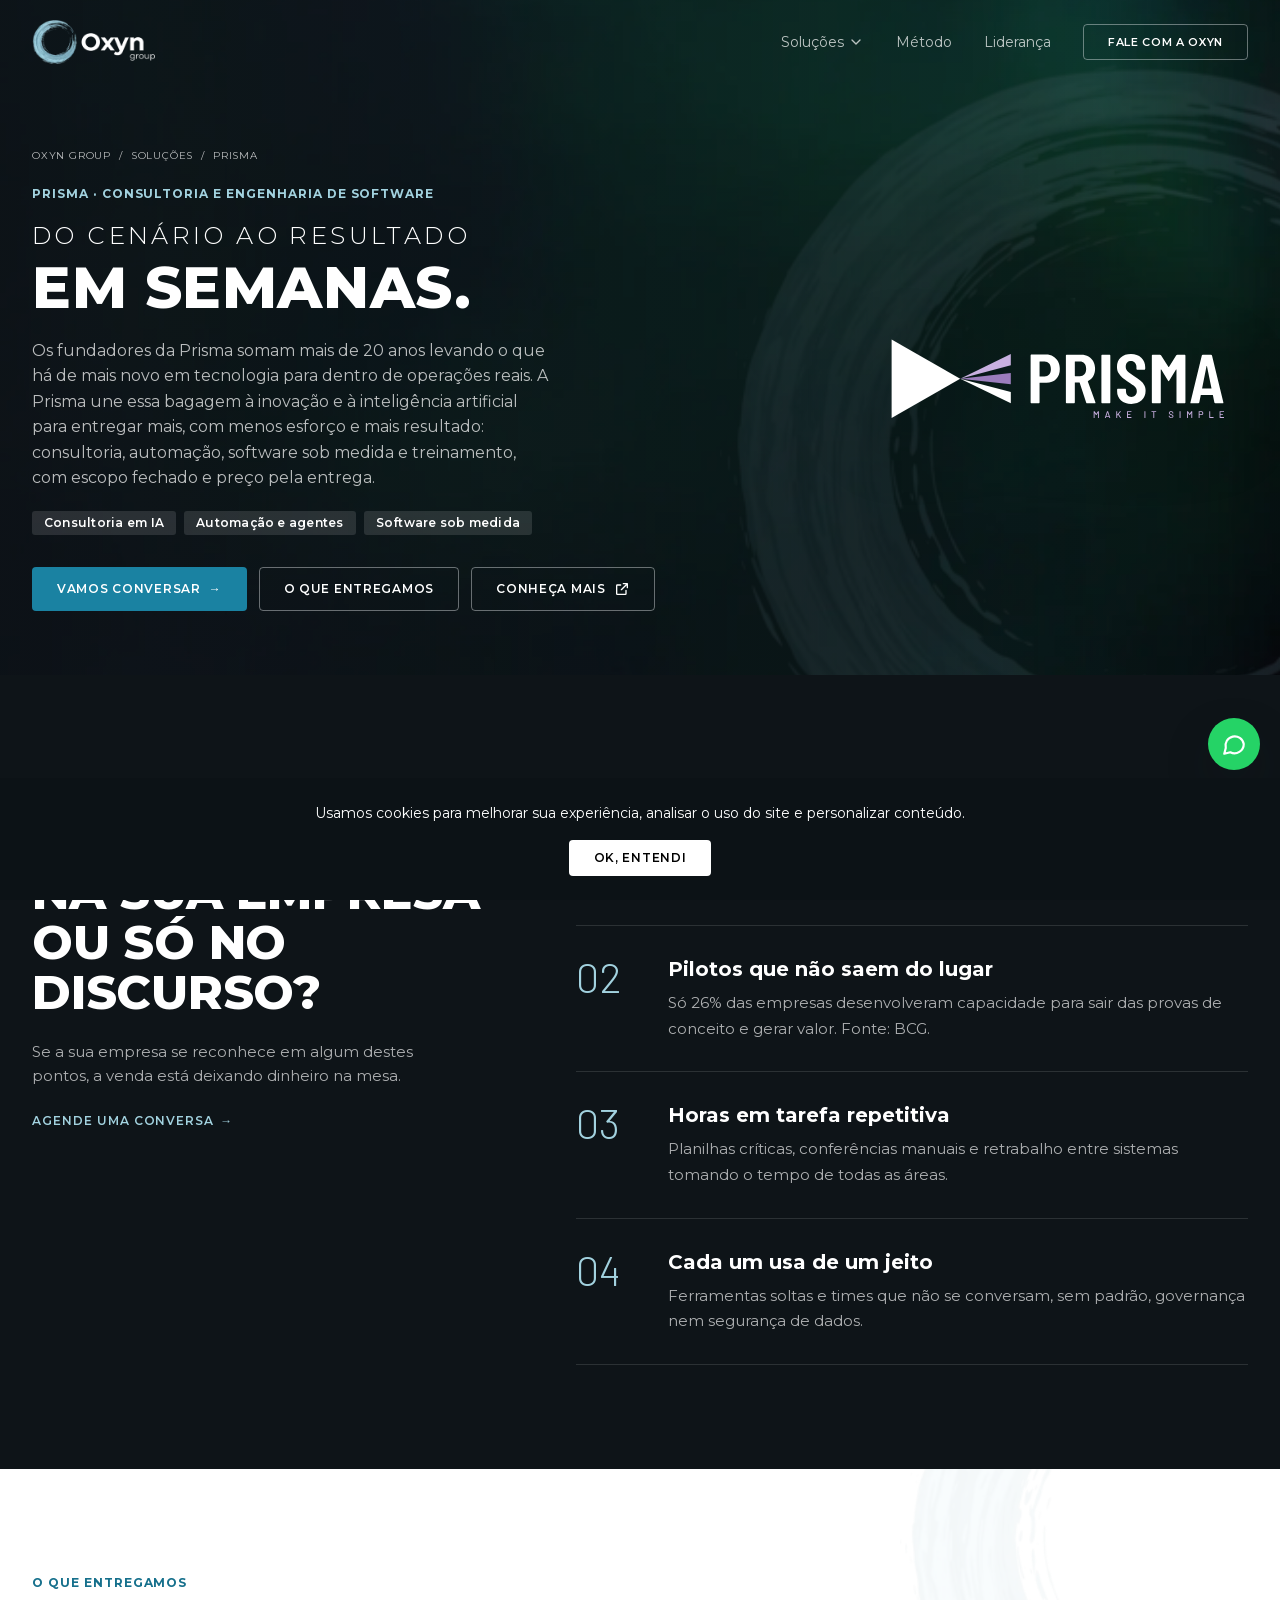
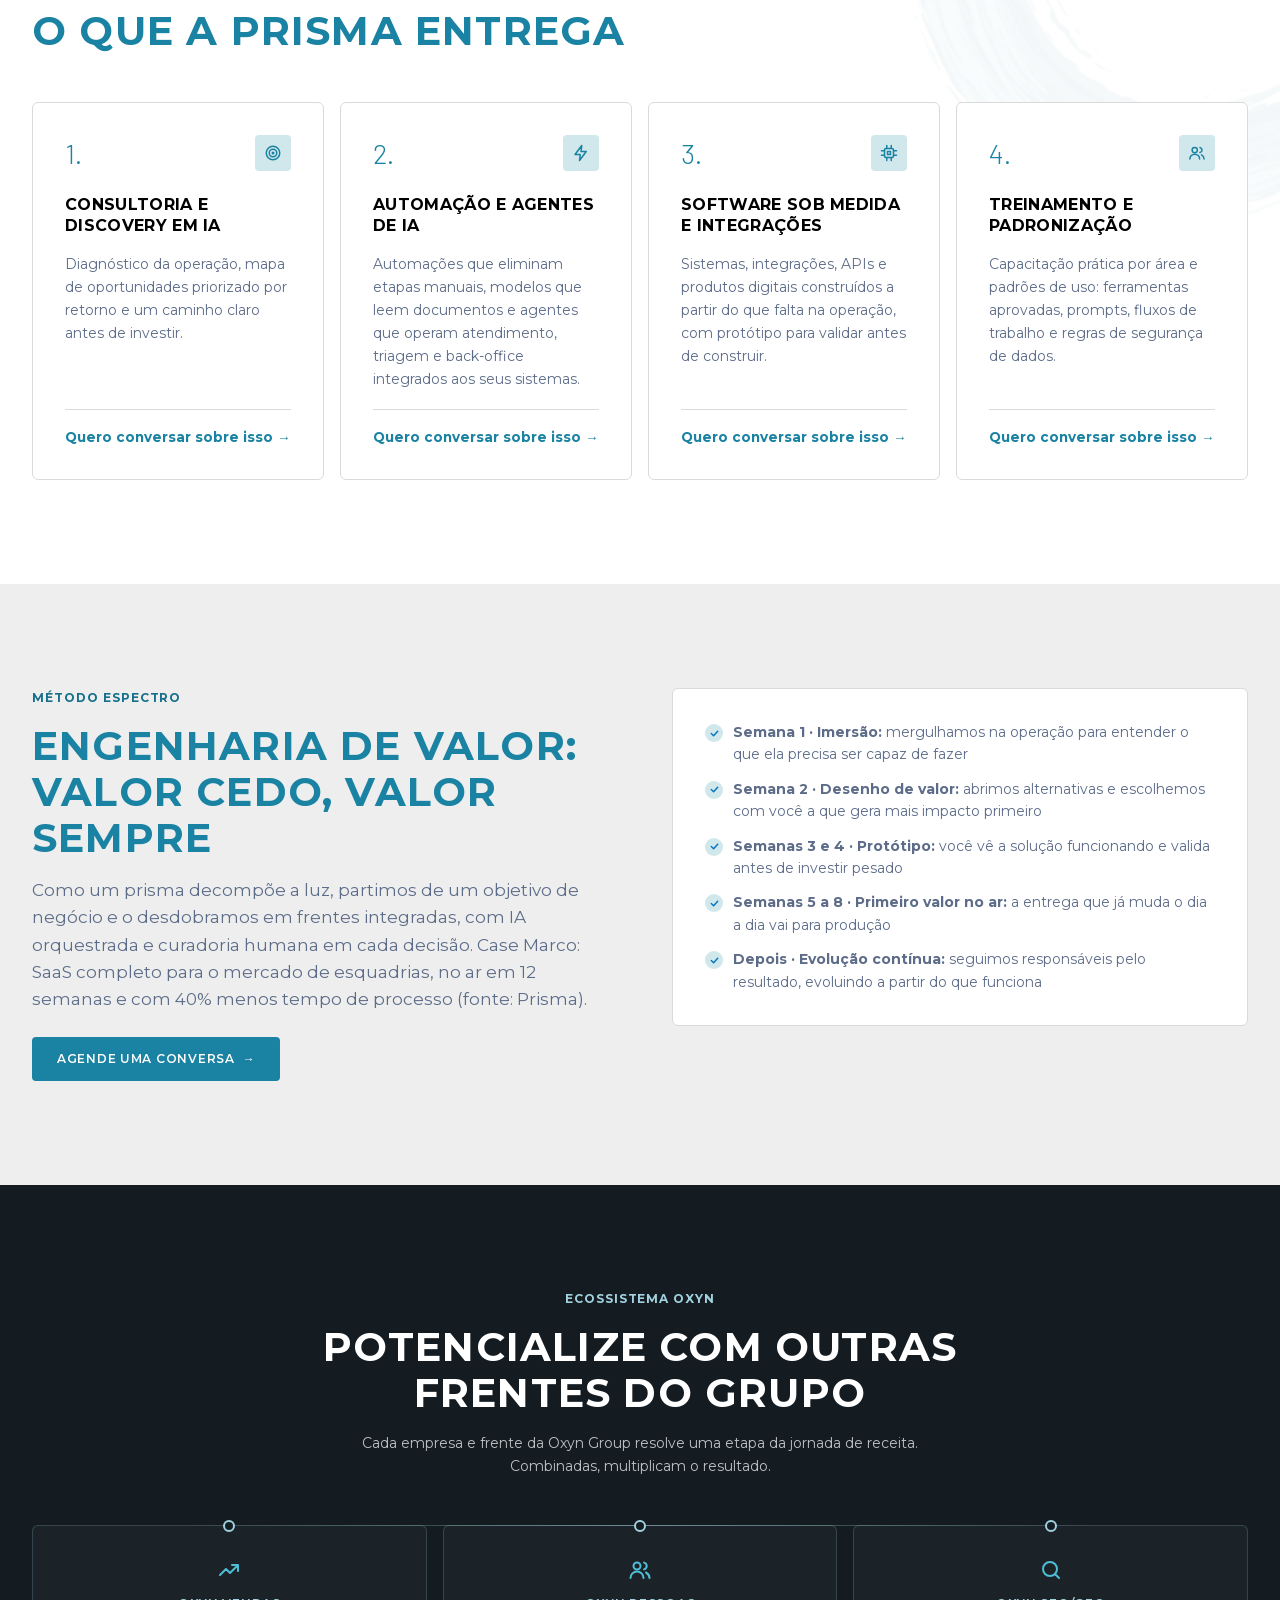
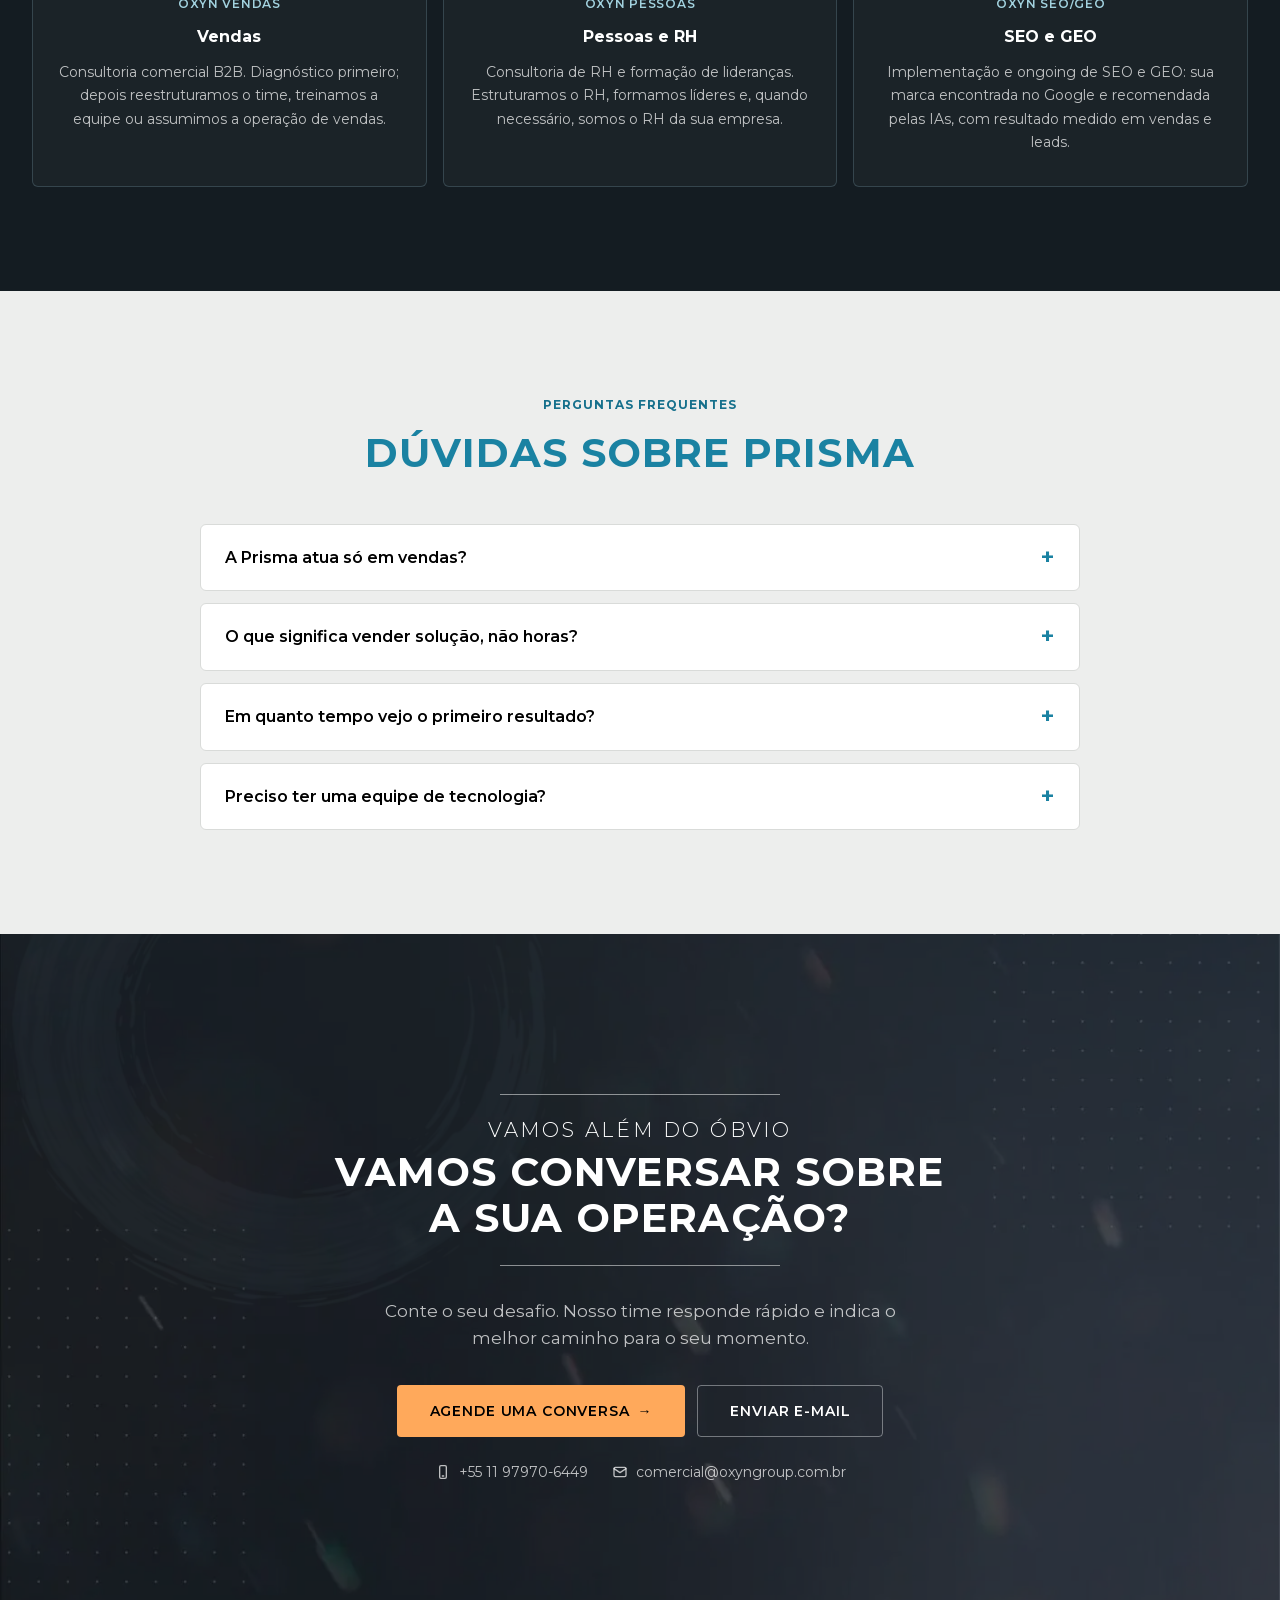
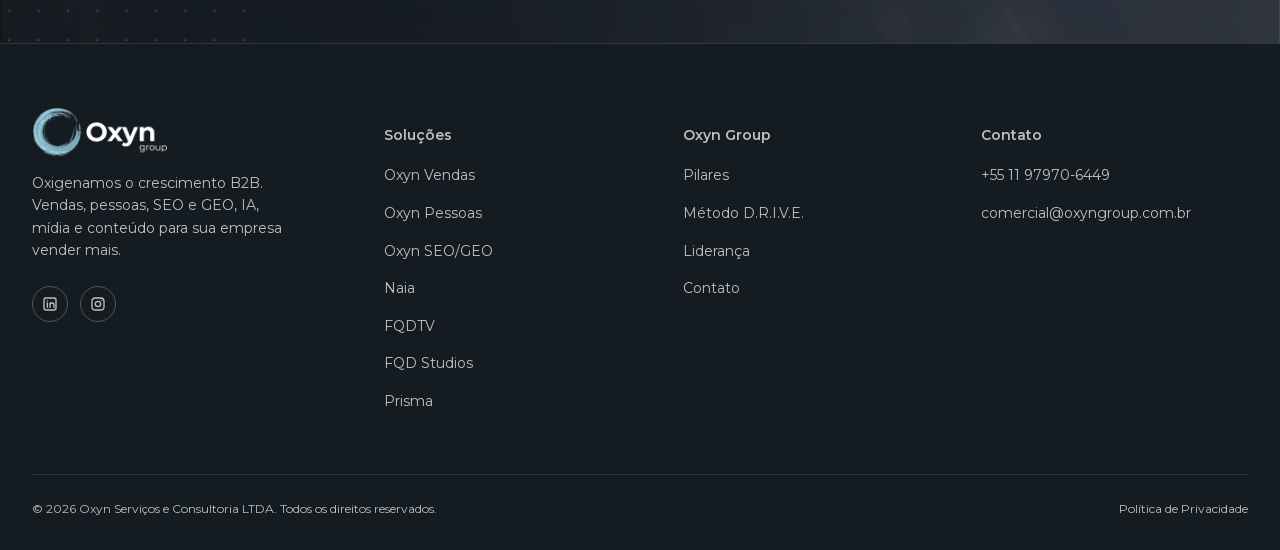
<file: solucoes/prisma.html>
<!doctype html>
<html lang="pt-BR">
<head>
<meta charset="utf-8">
<meta name="viewport" content="width=device-width, initial-scale=1">
<!-- Google Tag Manager -->
<script>
  window.dataLayer = window.dataLayer || [];
  function gtag(){dataLayer.push(arguments);}
  gtag('js', new Date());
  dataLayer.push({'gtm.start': new Date().getTime(), event: 'gtm.js'});
</script>
<script async src="https://www.googletagmanager.com/gtm.js?id=GTM-NHPPKLLN"></script>
<!-- End Google Tag Manager -->
<title>Consultoria de IA e software sob medida | Prisma</title>
<meta name="description" content="Consultoria e engenharia de software com IA: automação, agentes, software sob medida e treinamento, com escopo fechado e primeiro valor em semanas.">
<link rel="canonical" href="https://www.oxyngroup.com.br/solucoes/prisma">
<meta name="theme-color" content="#141C22">
<meta property="og:type" content="website">
<meta property="og:locale" content="pt_BR">
<meta property="og:site_name" content="Oxyn Group">
<meta property="og:title" content="Consultoria de IA e software sob medida | Prisma">
<meta property="og:description" content="Consultoria e engenharia de software com IA: automação, agentes, software sob medida e treinamento, com escopo fechado e primeiro valor em semanas.">
<meta property="og:url" content="https://www.oxyngroup.com.br/solucoes/prisma">
<meta property="og:image" content="https://www.oxyngroup.com.br/assets/img/og-oxyn.jpg">
<meta property="og:image:width" content="1200">
<meta property="og:image:height" content="630">
<meta name="twitter:card" content="summary_large_image">
<link rel="icon" href="/assets/img/favicon.png" type="image/png">
<link rel="apple-touch-icon" href="/assets/img/apple-touch-icon.png">
<link rel="preload" href="/assets/fonts/montserrat-latin.woff2" as="font" type="font/woff2" crossorigin>
<link rel="preload" href="/assets/img/foto-abstrato-escuro.webp" as="image" fetchpriority="high">
<style>@font-face{font-family:"Montserrat";font-style:normal;font-weight:300 800;font-display:swap;src:url("/assets/fonts/montserrat-latin.woff2") format("woff2")}@font-face{font-family:"Barlow";font-style:normal;font-weight:300;font-display:swap;src:url("/assets/fonts/barlow-300-latin.woff2") format("woff2")}@font-face{font-family:"Barlow";font-style:normal;font-weight:400;font-display:swap;src:url("/assets/fonts/barlow-400-latin.woff2") format("woff2")}@font-face{font-family:"Barlow";font-style:normal;font-weight:600;font-display:swap;src:url("/assets/fonts/barlow-600-latin.woff2") format("woff2")}:root{--color-navy:#141C22;--color-navy-deep:#0C1216;--color-primary:#1A82A2;--color-primary-hover:#146B86;--color-accent:#A2D2DF;--color-lagoa:#4EBDD6;--color-amber:#FFA95B;--color-nevoa:#D0E7EC;--color-linho:#FBF6F3;--color-ardosia:#5D6C89;--color-bg:#EDEEED;--color-surface:#FFFFFF;--color-muted:#EDEEED;--color-text:#000000;--color-text-muted:#5D6C89;--color-border:#D9DBD9;--color-gray:#C2C2C2;--color-on-dark:#FFFFFF;--color-on-dark-muted:rgba(255,255,255,.72);--color-glass:rgba(255,255,255,.04);--color-glass-border:rgba(255,255,255,.12);--c-cyan:#4EBDD6;--c-blue:#1A82A2;--c-teal:#1A82A2;--c-green:#5D6C89;--c-purple:#5D6C89;--c-steel:#5D6C89;--grad-brand:var(--color-primary);--grad-image-fade:linear-gradient(to top,rgba(0,0,0,.85),rgba(0,0,0,.4) 55%,rgba(0,0,0,0));--grad-hero-overlay:linear-gradient(90deg,rgba(12,18,22,.88) 0%,rgba(12,18,22,.62) 60%,rgba(12,18,22,.4) 100%);--font-heading:"Montserrat",Arial,sans-serif;--font-body:"Montserrat",Arial,sans-serif;--font-data:"Barlow",Arial,sans-serif;--fs-display:clamp(2.1rem,1.3rem + 3vw,3.6rem);--fs-h2:clamp(1.6rem,1.15rem + 1.7vw,2.5rem);--fs-h3:clamp(1.35rem,1.1rem + 1vw,1.85rem);--fs-h4:1.2rem;--fs-h5:1.05rem;--fs-lead:1.0625rem;--fs-body:1rem;--fs-sm:.875rem;--fs-xs:.75rem;--fs-stat:clamp(2.6rem,1.9rem + 2.4vw,4rem);--lh-tight:1.05;--lh-heading:1.15;--lh-body:1.6;--ls-display:.01em;--ls-eyebrow:.08em;--ls-title:.03em;--r-sm:3px;--r-md:4px;--r-lg:6px;--r-xl:8px;--r-section:0px;--r-pill:4px;--space-1:4px;--space-2:8px;--space-3:12px;--space-4:16px;--space-5:20px;--space-6:24px;--space-8:32px;--space-10:40px;--space-12:48px;--space-16:64px;--section-y:104px;--section-y-sm:88px;--section-y-cta:160px;--container:1240px;--gutter:32px;--shadow-sm:0 1px 2px rgba(0,0,0,.06);--shadow-md:0 8px 24px rgba(20,28,34,.08);--shadow-lg:0 20px 48px rgba(20,28,34,.18);--ease:cubic-bezier(.2,.7,.2,1);--dur:.3s;--nav-h:84px}@media (max-width:768px){:root{--gutter:16px;--section-y:72px;--section-y-sm:64px;--section-y-cta:104px;--nav-h:68px}}*,*::before,*::after{box-sizing:border-box}html{scroll-behavior:smooth;-webkit-text-size-adjust:100%}body{margin:0;font-family:var(--font-body);font-size:var(--fs-body);font-weight:500;line-height:var(--lh-body);color:var(--color-text);background:var(--color-surface);-webkit-font-smoothing:antialiased;overflow-x:hidden}img,svg{display:block;max-width:100%}a{color:inherit;text-decoration:none}h1,h2,h3,h4,h5,p{margin:0}ul{margin:0;padding:0;list-style:none}button{font:inherit;cursor:pointer}:focus-visible{outline:2px solid var(--color-accent);outline-offset:3px;border-radius:4px}[hidden]{display:none!important}.container{width:100%;max-width:calc(var(--container) + var(--gutter)*2);margin-inline:auto;padding-inline:var(--gutter)}.section{position:relative;padding-block:var(--section-y);--fg:var(--color-text);--fg-muted:var(--color-text-muted);--eyebrow:var(--color-primary);color:var(--fg)}.section--white{background:var(--color-surface)}.section--light{background:var(--color-bg)}.section--navy,.section--gradient,.section--overlay{--fg:var(--color-on-dark);--fg-muted:var(--color-on-dark-muted);--eyebrow:var(--color-accent)}.section--navy{background:var(--color-navy)}.section--gradient{background:var(--grad-brand)}.section--overlap{margin-top:calc(var(--r-section) * -1.5);border-radius:var(--r-section) var(--r-section) 0 0;z-index:2}.section--overlay{background:var(--color-navy-deep);overflow:hidden;padding-block:var(--section-y-cta)}.section--tight{padding-block:var(--section-y-sm)}.section-head{max-width:640px;margin-bottom:var(--space-12);display:grid;gap:var(--space-4)}.section-head--center{margin-inline:auto;text-align:center;justify-items:center}.section-head--split{max-width:none;display:flex;align-items:flex-end;justify-content:space-between;gap:var(--space-8)}.section-head--split>div:first-child{max-width:640px;display:grid;gap:var(--space-4)}.grid{display:grid;gap:var(--space-4)}.grid--2{grid-template-columns:repeat(2,1fr);gap:var(--space-4)}.grid--3{grid-template-columns:repeat(3,1fr)}.grid--4{grid-template-columns:repeat(4,1fr)}@media (max-width:1024px){.grid--4{grid-template-columns:repeat(2,1fr)}.grid--3{grid-template-columns:repeat(2,1fr)}}@media (max-width:640px){.grid--2,.grid--3,.grid--4{grid-template-columns:1fr}}.display,.h2,.h3,.h4,.h5{font-family:var(--font-heading);color:var(--fg,var(--color-text))}.display{font-size:var(--fs-display);font-weight:800;line-height:var(--lh-tight);letter-spacing:var(--ls-display)}.h2{font-size:var(--fs-h2);font-weight:700;line-height:var(--lh-heading);letter-spacing:-.01em}.h3{font-size:var(--fs-h3);font-weight:700;line-height:1.2}.h4{font-size:var(--fs-h4);font-weight:600;line-height:1.3}.h5{font-size:var(--fs-h5);font-weight:600;line-height:1.5}.eyebrow{font-family:var(--font-body);font-size:var(--fs-sm);font-weight:600;letter-spacing:var(--ls-eyebrow);text-transform:uppercase;color:var(--eyebrow,var(--color-primary))}.lead{font-size:var(--fs-lead);line-height:1.6;color:var(--fg-muted,var(--color-text-muted));max-width:560px}.section-head--center .lead{margin-inline:auto}.small{font-size:var(--fs-sm);line-height:1.6}.xs{font-size:var(--fs-xs)}.text-muted{color:var(--fg-muted,var(--color-text-muted))}.btn{display:inline-flex;align-items:center;justify-content:center;gap:var(--space-2);height:40px;padding:0 var(--space-6);border-radius:var(--r-pill);border:1px solid transparent;font-size:var(--fs-sm);font-weight:500;line-height:1;white-space:nowrap;transition:background var(--dur) var(--ease),border-color var(--dur) var(--ease),transform var(--dur) var(--ease),color var(--dur)}.btn:hover{transform:translateY(-1px)}.btn--primary{background:var(--color-primary);color:var(--color-on-dark)}.btn--primary:hover{background:var(--color-primary-hover)}.btn--ghost{background:transparent;color:var(--color-on-dark);border-color:rgba(245,247,250,.4)}.btn--ghost:hover{background:rgba(245,247,250,.1);border-color:rgba(245,247,250,.7)}.btn--outline{background:transparent;color:var(--color-navy);border-color:var(--color-border)}.btn--outline:hover{border-color:var(--color-navy)}.btn--lg{height:48px;padding:0 var(--space-8);font-size:var(--fs-body)}.btn--sm{height:36px;padding:0 var(--space-4)}.btn .arrow{transition:transform var(--dur) var(--ease)}.btn:hover .arrow,.link-arrow:hover .arrow{transform:translateX(3px)}.link-arrow{display:inline-flex;align-items:center;gap:6px;font-size:var(--fs-sm);font-weight:600;color:var(--color-primary)}.section--navy .link-arrow,.card--case .link-arrow{color:var(--color-accent)}.btn-row{display:flex;flex-wrap:wrap;gap:var(--space-3)}.tag{--t:var(--c-blue);display:inline-flex;align-items:center;padding:4px 12px;border-radius:var(--r-pill);font-size:var(--fs-xs);font-weight:500;line-height:16px;color:var(--t);background:color-mix(in srgb,var(--t) 10%,transparent)}.tag--cyan{--t:var(--c-cyan)}.tag--blue{--t:var(--c-blue)}.tag--teal{--t:var(--c-teal)}.tag--green{--t:var(--c-green)}.tag--purple{--t:var(--c-purple)}.tag--steel{--t:var(--c-steel)}.tag--dark{color:var(--color-on-dark);background:rgba(255,255,255,.12)}.tag--solid{color:var(--color-on-dark);background:color-mix(in srgb,var(--t) 85%,black)}.tags{display:flex;flex-wrap:wrap;gap:var(--space-2)}.icon{width:24px;height:24px;flex:none;stroke:currentColor;fill:none;stroke-width:2;stroke-linecap:round;stroke-linejoin:round}.icon--sm{width:16px;height:16px}.icon--lg{width:28px;height:28px}.icon--cyan{color:var(--c-cyan)}.icon--blue{color:var(--c-blue)}.icon--teal{color:var(--c-teal)}.icon--green{color:var(--c-green)}.icon--purple{color:var(--c-purple)}.icon--steel{color:var(--c-steel)}.icon-badge{display:inline-grid;place-items:center;width:36px;height:36px;border-radius:50%;background:color-mix(in srgb,var(--color-primary) 10%,transparent);color:var(--color-primary)}.icon-badge .icon{width:18px;height:18px}.num{font-size:var(--fs-xs);font-weight:600;letter-spacing:.03em;color:var(--color-primary)}.divider{height:1px;background:var(--color-border);border:0;margin:var(--space-4) 0}.section--navy .divider,.section--gradient .divider{background:var(--color-glass-border)}.card{position:relative;border-radius:var(--r-lg);padding:var(--space-8);display:flex;flex-direction:column;gap:var(--space-3);transition:transform var(--dur) var(--ease),box-shadow var(--dur) var(--ease),border-color var(--dur)}.card p{font-size:var(--fs-sm);line-height:1.65;color:var(--fg-muted,var(--color-text-muted))}.card--soft{background:var(--color-muted)}.section--light .card--soft{background:var(--color-surface)}.card--soft:hover{transform:translateY(-3px);box-shadow:var(--shadow-md)}.card--glass{background:var(--color-glass);border:1px solid var(--color-glass-border);padding:28px}.card--glass:hover{border-color:rgba(162,210,223,.45);background:rgba(255,255,255,.07)}.card--glass .h5{color:var(--color-on-dark)}.card--feature .card__top{display:flex;align-items:center;gap:var(--space-3);margin-bottom:var(--space-3)}.card--feature .h4{margin-bottom:var(--space-1)}.bento{display:grid;grid-template-columns:repeat(12,1fr);gap:var(--space-4)}.bento>.card--service{grid-column:span 3}.bento>.card--service:nth-child(-n+3){grid-column:span 4}.card--service{min-height:260px}.card--service .h3{margin-top:var(--space-2)}.card--service .tags{margin-top:auto;padding-top:var(--space-3)}@media (max-width:1024px){.bento{grid-template-columns:repeat(2,1fr)}.bento>.card--service,.bento>.card--service:nth-child(-n+3){grid-column:auto}.bento>.card--service:first-child{grid-column:span 2}}@media (max-width:640px){.bento{grid-template-columns:1fr}.bento>.card--service:first-child{grid-column:auto}}.card--case{--img:none;min-height:420px;padding:var(--space-6);justify-content:flex-end;overflow:hidden;color:var(--color-on-dark);background:var(--img) center/cover no-repeat,var(--ph,var(--grad-brand))}.card--case::before{content:"";position:absolute;inset:0;background:var(--grad-image-fade);transition:opacity var(--dur)}.card--case>*{position:relative}.card--case .h4{color:var(--color-on-dark);font-weight:700;max-width:30ch}.card--case .case__logo{font-family:var(--font-heading);font-weight:800;font-size:1.5rem;letter-spacing:-.02em}.card--case .case__foot{display:flex;align-items:center;justify-content:space-between;gap:var(--space-4);flex-wrap:wrap}.card--case:hover{transform:translateY(-3px);box-shadow:var(--shadow-lg)}.card--result{--t:var(--c-cyan);background:rgba(0,40,77,.55);border:1px solid var(--color-glass-border);border-left:3px solid var(--t);padding:var(--space-6) var(--space-6) var(--space-8);gap:var(--space-2);backdrop-filter:blur(6px)}.card--result .result__label{display:flex;align-items:center;gap:var(--space-2);font-size:var(--fs-xs);font-weight:600;letter-spacing:.04em;text-transform:uppercase;color:var(--color-on-dark)}.card--result .result__label .icon{color:var(--t);width:16px;height:16px}.card--result .result__value{font-family:var(--font-heading);font-weight:800;font-size:var(--fs-stat);line-height:1.1;color:var(--t);margin-top:var(--space-3)}.card--result .result__metric{font-weight:600;color:var(--color-on-dark)}.card--result .result__sub{font-size:var(--fs-xs);color:var(--t)}.card--result .divider{margin:var(--space-4) 0}.card--result.is-white{--t:var(--color-on-dark)}.card--result.is-white .result__sub{color:var(--c-cyan)}.card--tool .tool__logo{font-family:var(--font-heading);font-weight:800;font-size:1.6rem;letter-spacing:-.03em;color:var(--color-navy)}.card--tool .tool__logo span{color:var(--c-teal)}.card--tool .h4{font-size:1.25rem}.eco{position:relative}.eco::before{content:"";position:absolute;left:12.5%;right:12.5%;top:0;height:1px;background:linear-gradient(90deg,transparent,rgba(162,210,223,.5),transparent)}.card--eco{align-items:center;text-align:center;background:rgba(255,255,255,.03);border:1px solid rgba(162,210,223,.2);padding:var(--space-8) var(--space-6)}.card--eco::before{content:"";position:absolute;top:-6px;left:50%;width:12px;height:12px;margin-left:-6px;border-radius:50%;border:2px solid var(--color-accent);background:var(--color-navy)}.card--eco .h5{font-size:1rem;font-weight:700;color:var(--color-on-dark)}@media (max-width:1024px){.eco::before{display:none}}.nav{position:fixed;inset:0 0 auto;z-index:50;height:var(--nav-h);display:flex;align-items:center;transition:background var(--dur) var(--ease),box-shadow var(--dur),height var(--dur)}.nav.is-scrolled{background:rgba(20,28,34,.94);backdrop-filter:blur(10px);box-shadow:0 1px 0 rgba(245,247,250,.08);height:64px}.nav .container{display:flex;align-items:center;justify-content:space-between;gap:var(--space-6)}.brand{display:flex;flex-direction:column;line-height:1;color:var(--color-on-dark)}.brand__name{font-family:var(--font-heading);font-weight:800;font-size:1.35rem;letter-spacing:-.01em}.brand__sub{font-size:.58rem;font-weight:600;letter-spacing:.14em;text-transform:uppercase;color:var(--color-accent);margin-top:3px}.nav__links{display:flex;align-items:center;gap:var(--space-8);font-size:var(--fs-sm);color:var(--color-on-dark-muted)}.nav__links a:hover{color:var(--color-on-dark)}.nav__lang{display:inline-flex;align-items:center;gap:6px}.nav__toggle{display:none;background:none;border:0;color:var(--color-on-dark);padding:8px}@media (max-width:900px){.nav__toggle{display:block}.nav__links{position:fixed;inset:var(--nav-h) 0 auto;flex-direction:column;align-items:flex-start;gap:var(--space-5);padding:var(--space-6) var(--gutter) var(--space-8);background:var(--color-navy);transform:translateY(-120%);transition:transform var(--dur) var(--ease);z-index:-1}.nav.is-open .nav__links{transform:none}.nav.is-open{background:var(--color-navy)}}.hero{--img:none;position:relative;min-height:min(100vh,900px);display:flex;align-items:center;color:var(--color-on-dark);padding-block:calc(var(--nav-h) + var(--space-16)) var(--space-16);background:var(--img) center/cover no-repeat,var(--ph-hero);--fg:var(--color-on-dark);--fg-muted:var(--color-on-dark-muted);--eyebrow:var(--color-accent)}.hero::before{content:"";position:absolute;inset:0;background:var(--grad-hero-overlay)}.hero>.container{position:relative}.hero__content{max-width:680px;display:grid;gap:var(--space-5)}.hero .lead{font-size:var(--fs-body);max-width:520px}.hero .btn-row{margin-top:var(--space-3)}:root{--ph-hero:#1b252d}.marquee{overflow:hidden;mask-image:linear-gradient(90deg,transparent,#000 6%,#000 94%,transparent)}.marquee__track{display:flex;width:max-content;animation:marquee 40s linear infinite}.marquee__track>*{flex:none;margin-right:var(--space-8)}.marquee:hover .marquee__track{animation-play-state:paused}.logo-tile{display:grid;place-items:center;width:150px;height:64px;border-radius:var(--r-sm);background:var(--color-bg);border:1px solid var(--color-border);font-family:var(--font-heading);font-weight:700;color:#7d8fa0;font-size:1rem;letter-spacing:-.01em}@keyframes marquee{to{transform:translateX(-50%)}}@media (prefers-reduced-motion:reduce){.marquee__track{animation:none}}.stats-band{position:relative;overflow:hidden;border-radius:var(--r-lg);background:var(--color-navy);color:var(--color-on-dark);padding:var(--space-16) var(--space-8)}.stats-band::before{content:"";position:absolute;inset:0;opacity:.35;background-image:radial-gradient(rgba(255,255,255,.5) 1px,transparent 1.5px);background-size:22px 22px;mask-image:radial-gradient(ellipse at center,#000 20%,transparent 75%)}.stats{position:relative;display:grid;grid-template-columns:repeat(4,1fr);max-width:960px;margin-inline:auto}.stat{text-align:center;padding:var(--space-4) var(--space-6)}.stat+.stat{border-left:1px solid rgba(245,247,250,.25)}.stat__value{font-family:var(--font-heading);font-weight:800;font-size:var(--fs-stat);line-height:1.1;color:var(--color-accent)}.stat__label{margin-top:var(--space-2);font-size:var(--fs-xs);font-weight:500;text-transform:uppercase;letter-spacing:.04em;color:var(--color-on-dark-muted)}@media (max-width:768px){.stats{grid-template-columns:repeat(2,1fr);row-gap:var(--space-6)}.stat:nth-child(3){border-left:0}}.partners{display:flex;flex-wrap:wrap;justify-content:center;gap:var(--space-10) var(--space-16);max-width:760px;margin-inline:auto}.partner{display:grid;place-items:center;width:120px;height:56px;font-family:var(--font-heading);font-weight:700;color:#8a9aa9;filter:grayscale(1);opacity:.85;transition:opacity var(--dur),filter var(--dur)}.partner:hover{filter:none;opacity:1;color:var(--color-navy)}.carousel{position:relative}.carousel__track{display:grid;grid-auto-flow:column;grid-auto-columns:min(720px,86%);gap:var(--space-4);overflow-x:auto;scroll-snap-type:x mandatory;scrollbar-width:none;padding-bottom:var(--space-2)}.carousel__track::-webkit-scrollbar{display:none}.carousel__track>*{scroll-snap-align:start}.carousel__arrows{display:flex;gap:var(--space-2)}.carousel__arrow{display:grid;place-items:center;width:32px;height:32px;border-radius:50%;background:transparent;border:1px solid rgba(245,247,250,.3);color:var(--color-on-dark);transition:background var(--dur)}.carousel__arrow:hover{background:rgba(245,247,250,.1)}.carousel__dots{display:flex;justify-content:center;gap:6px;margin-top:var(--space-6)}.carousel__dot{width:6px;height:6px;border-radius:var(--r-pill);border:0;padding:0;background:rgba(245,247,250,.35);transition:width var(--dur),background var(--dur)}.carousel__dot.is-active{width:22px;background:var(--color-accent)}.cta-final{--img:none;background:var(--img) center/cover no-repeat,var(--ph-cta)}.cta-final::before{content:"";position:absolute;inset:0;background:rgba(12,18,22,.6)}.cta-final>.container{position:relative}.cta-final .section-head{margin-bottom:var(--space-8)}:root{--ph-cta:#141C22}.footer{background:var(--color-navy);color:var(--color-on-dark);padding-block:var(--space-16) var(--space-8);border-top:1px solid var(--color-glass-border)}.footer__grid{display:grid;grid-template-columns:1.2fr 1fr 1fr 1fr;gap:var(--space-8)}.footer h4,.footer__t{font-size:var(--fs-sm);font-weight:600;margin-bottom:var(--space-4);font-family:var(--font-body)}.footer li{margin-bottom:var(--space-3)}.footer li a,.footer p{font-size:var(--fs-sm);color:var(--color-on-dark-muted)}.footer li a:hover{color:var(--color-on-dark)}.footer p{margin-top:var(--space-4);max-width:260px}.socials{display:flex;gap:var(--space-3);margin-top:var(--space-6)}.socials a{display:grid;place-items:center;width:36px;height:36px;border-radius:50%;border:1px solid rgba(245,247,250,.25);color:var(--color-on-dark-muted)}.socials a:hover{color:var(--color-on-dark);border-color:var(--color-accent)}.footer__bottom{display:flex;justify-content:space-between;gap:var(--space-4);flex-wrap:wrap;margin-top:var(--space-12);padding-top:var(--space-6);border-top:1px solid var(--color-glass-border);font-size:var(--fs-xs);color:var(--color-on-dark-muted)}@media (max-width:900px){.footer__grid{grid-template-columns:1fr 1fr}}@media (max-width:560px){.footer__grid{grid-template-columns:1fr}}.cookie{position:fixed;inset:auto 0 0;z-index:60;background:#0b0b0b;color:#fff;padding:var(--space-6) var(--gutter);display:flex;flex-direction:column;align-items:center;gap:var(--space-4);text-align:center;font-size:var(--fs-sm)}.cookie .btn{background:#fff;color:#111;height:36px;font-weight:600}@media (max-width:768px){.section-head--split{flex-direction:column;align-items:flex-start}}[data-reveal]{opacity:0;transform:translateY(16px);transition:opacity .7s var(--ease),transform .7s var(--ease)}[data-reveal].is-visible{opacity:1;transform:none}@media (prefers-reduced-motion:reduce){[data-reveal]{opacity:1;transform:none}}.nav__links a[aria-current="page"]{color:var(--color-on-dark)}.nav__drop{position:relative}.nav__drop>button{display:inline-flex;align-items:center;gap:4px;background:none;border:0;padding:0;color:inherit;font-size:inherit}.nav__drop>button:hover{color:var(--color-on-dark)}.nav__menu{position:absolute;top:calc(100% + 14px);left:-16px;min-width:280px;display:grid;gap:2px;padding:var(--space-2);border-radius:var(--r-md);background:var(--color-navy);border:1px solid var(--color-glass-border);box-shadow:var(--shadow-lg);opacity:0;visibility:hidden;transform:translateY(-6px);transition:opacity var(--dur),transform var(--dur),visibility var(--dur)}.nav__drop:hover .nav__menu,.nav__drop:focus-within .nav__menu,.nav__drop.is-open .nav__menu{opacity:1;visibility:visible;transform:none}.nav__menu a{display:grid;gap:2px;padding:10px 12px;border-radius:var(--r-sm)}.nav__menu a:hover{background:rgba(245,247,250,.06)}.nav__menu b{font-weight:600;color:var(--color-on-dark);font-size:var(--fs-sm)}.nav__menu small{font-size:var(--fs-xs);color:var(--color-on-dark-muted)}@media (max-width:900px){.nav__links{max-height:calc(100vh - var(--nav-h));overflow-y:auto}.nav__drop{width:100%}.nav__menu{position:static;opacity:1;visibility:visible;transform:none;box-shadow:none;border:0;padding:var(--space-2) 0 0;min-width:0;background:none}.nav__drop>button{display:none}}.hero--page{min-height:auto;padding-block:calc(var(--nav-h) + var(--space-16)) var(--space-16)}.crumbs{display:flex;gap:8px;font-size:var(--fs-xs);color:var(--color-on-dark-muted);letter-spacing:.04em}.crumbs a:hover{color:var(--color-on-dark)}.logo-tile--text{width:auto;padding:0 24px;font-size:.95rem}a.card--service{color:inherit}.card--service .link-arrow{margin-top:var(--space-2)}.card--service .card__unit{font-size:var(--fs-xs);font-weight:600;letter-spacing:.08em;text-transform:uppercase;color:var(--color-text-muted)}.steps{display:grid;grid-template-columns:repeat(5,1fr);gap:var(--space-4);counter-reset:step}.step{position:relative;padding:var(--space-6);border-radius:var(--r-lg);background:var(--color-muted);display:grid;gap:var(--space-2);align-content:start}.section--light .step{background:#EAEEF5}.step__letter{font-family:var(--font-heading);font-weight:800;font-size:2.5rem;line-height:1;color:var(--color-primary)}.step .h5{margin-top:var(--space-2)}.step p{font-size:var(--fs-sm);color:var(--color-text-muted);line-height:1.6}.steps__result{margin-top:var(--space-4);padding:var(--space-6) var(--space-8);border-radius:var(--r-lg);background:var(--grad-brand);color:var(--color-on-dark);display:flex;align-items:center;justify-content:space-between;gap:var(--space-6);flex-wrap:wrap}.steps__result p{color:var(--color-on-dark-muted);max-width:640px}.steps__result b{font-family:var(--font-heading);font-size:var(--fs-h5);color:var(--color-on-dark)}@media (max-width:1024px){.steps{grid-template-columns:repeat(3,1fr)}}@media (max-width:640px){.steps{grid-template-columns:1fr}}.leader{align-items:flex-start}.leader__photo{width:72px;height:72px;border-radius:50%;background:var(--grad-brand) center/cover no-repeat;border:2px solid rgba(162,210,223,.45);display:grid;place-items:center;font-family:var(--font-heading);font-weight:800;color:var(--color-on-dark);margin-bottom:var(--space-2)}.leader__role{font-size:var(--fs-xs);font-weight:600;letter-spacing:.06em;text-transform:uppercase;color:var(--color-accent)}.checks{display:grid;gap:var(--space-3)}.checks li{position:relative;padding-left:28px;font-size:var(--fs-sm);line-height:1.6;color:var(--fg-muted,var(--color-text-muted))}.checks li::before{content:"";position:absolute;left:0;top:3px;width:18px;height:18px;border-radius:50%;background:color-mix(in srgb,var(--color-primary) 14%,transparent) url("data:image/svg+xml,%3Csvg xmlns='http://www.w3.org/2000/svg' viewBox='0 0 24 24' fill='none' stroke='%230074C2' stroke-width='3' stroke-linecap='round' stroke-linejoin='round'%3E%3Cpath d='m5 12 5 5 9-10'/%3E%3C/svg%3E") center/11px no-repeat}.split{display:grid;grid-template-columns:1fr 1fr;gap:var(--space-16);align-items:start}.split .section-head{margin-bottom:0}@media (max-width:900px){.split{grid-template-columns:1fr;gap:var(--space-8)}}.contact-line{display:flex;justify-content:center;gap:var(--space-6);flex-wrap:wrap;margin-top:var(--space-6);font-size:var(--fs-sm);color:var(--color-on-dark-muted)}.contact-line a{display:inline-flex;align-items:center;gap:8px}.contact-line a:hover{color:var(--color-on-dark)}.stats__source{position:relative;text-align:center;margin-top:var(--space-6);font-size:11px;color:var(--color-on-dark-muted)}.wa-float{position:fixed;right:20px;bottom:20px;z-index:55;display:grid;place-items:center;width:52px;height:52px;border-radius:50%;background:#25D366;color:#fff;box-shadow:var(--shadow-lg);transition:transform var(--dur) var(--ease)}.wa-float:hover{transform:scale(1.06)}.wa-float .icon{width:26px;height:26px}body.has-cookie .wa-float{bottom:130px}.faq{max-width:880px;margin-inline:auto;display:grid;gap:var(--space-3)}.faq details{border-radius:var(--r-lg);background:var(--color-muted);padding:var(--space-5) var(--space-6)}.section--light .faq details{background:#EAEEF5}.faq summary{cursor:pointer;list-style:none;display:flex;justify-content:space-between;gap:var(--space-4);font-family:var(--font-heading);font-weight:600;font-size:var(--fs-h5)}.faq summary::-webkit-details-marker{display:none}.faq summary::after{content:"+";font-size:1.5rem;line-height:1;color:var(--color-primary);transition:transform var(--dur)}.faq details[open] summary::after{transform:rotate(45deg)}.faq details p{margin-top:var(--space-3);font-size:var(--fs-sm);color:var(--color-text-muted);line-height:1.7}.display{font-weight:800;text-transform:uppercase;letter-spacing:var(--ls-display)}.h2{font-weight:700;text-transform:uppercase;letter-spacing:var(--ls-title);line-height:1.15}.section--white .h2,.section--light .h2,.sg .h2{color:var(--color-primary)}.h3{font-weight:700}.h4,.h5{font-weight:600}.thin{display:block;font-weight:300;font-size:.5em;letter-spacing:.14em;margin-bottom:.35em}.display .thin{font-size:.42em}.eyebrow{font-size:var(--fs-xs);font-weight:700;letter-spacing:var(--ls-eyebrow)}.lead{font-weight:400}body{font-weight:400}.card p{font-weight:400}.signature{display:grid;justify-items:center;text-align:center;gap:var(--space-4)}.signature::before,.signature::after{content:"";width:min(280px,60%);height:1px;background:currentColor;opacity:.5}.signature .h2,.signature .display{margin-block:var(--space-2)}.has-ring{position:relative;overflow:hidden;isolation:isolate}.has-ring::after{content:"";position:absolute;z-index:-1;pointer-events:none;width:var(--ring-size,560px);aspect-ratio:1;right:var(--ring-x,-180px);top:var(--ring-y,-200px);background:url("/assets/img/anel.webp") center/contain no-repeat;opacity:var(--ring-o,.1)}.has-ring>.container{position:relative;z-index:1}.hero.has-ring::after{z-index:0;--ring-size:820px;--ring-x:-260px;--ring-y:8%;--ring-o:.22}.hero.has-ring>.container{z-index:2}.has-ring::after{animation:ring-spin 40s linear infinite;will-change:transform}@keyframes ring-spin{to{transform:rotate(360deg)}}@media (prefers-reduced-motion:reduce){.has-ring::after{animation:none!important}}.hero.has-ring::before{z-index:1}.dotgrid{position:absolute;right:var(--gutter);top:-12%;width:240px;height:140px;opacity:.4;pointer-events:none;background-image:radial-gradient(rgba(255,255,255,.7) 1px,transparent 1.5px);background-size:22px 22px}@media (max-width:900px){.dotgrid{display:none}}.brand{align-items:flex-start}.brand__logo{height:44px;width:auto;max-width:none}.nav.is-scrolled .brand__logo{height:38px}.footer .brand__logo{height:48px}@media (max-width:768px){.brand__logo{height:36px}}.btn{font-weight:600;text-transform:uppercase;letter-spacing:.06em;font-size:var(--fs-xs);height:44px;padding:0 var(--space-6)}.btn--lg{height:52px;font-size:var(--fs-sm);padding:0 var(--space-8)}.btn--sm{height:36px;font-size:11px}.btn--outline{color:var(--color-primary);border-color:var(--color-primary)}.btn--outline:hover{background:var(--color-primary);color:#fff}.btn--amber{background:var(--color-amber);color:#000}.btn--amber:hover{background:#ff9a3d}.card--soft{background:var(--color-surface);border:1px solid var(--color-border)}.section--white .card--soft{background:var(--color-surface)}.card--soft:hover{border-color:var(--color-primary);box-shadow:var(--shadow-md)}.card--service .card__unit{color:var(--color-primary)}.card--feature .h4{text-transform:uppercase;letter-spacing:.02em;font-size:1rem;font-weight:700}.icon-badge{border-radius:var(--r-md);background:var(--color-nevoa);color:var(--color-primary)}.tag{border-radius:var(--r-sm);font-weight:600;letter-spacing:.02em}.tag--blue,.tag--teal,.tag--cyan{--t:var(--color-primary)}.num{font-family:var(--font-data);font-weight:300;font-size:1.75rem;line-height:1;color:var(--color-primary);letter-spacing:0;margin-left:auto}.stats-band{background:var(--color-primary);border-radius:0}.stats-band::before{display:none}.stats-band.has-ring{--ring-size:520px;--ring-x:-120px;--ring-y:-140px;--ring-o:.22}.stats-band.has-ring::after{z-index:0}.stats{z-index:1}.stat{text-align:left;padding:var(--space-4) var(--space-6)}.stat+.stat{border-left:1px solid rgba(255,255,255,.3)}.stat__value{font-family:var(--font-data);font-weight:300;color:#fff;letter-spacing:-.01em;white-space:nowrap}.stat__label{text-transform:none;letter-spacing:0;font-size:var(--fs-sm);font-weight:600;color:#fff;margin-top:var(--space-3)}.stat__source{margin-top:var(--space-3);font-size:10px;font-weight:500;letter-spacing:.08em;text-transform:uppercase;color:rgba(255,255,255,.75)}@media (max-width:768px){.stat:nth-child(odd){border-left:0}}.step{background:var(--color-surface);border:1px solid var(--color-border);border-radius:var(--r-lg)}.section--light .step{background:var(--color-surface)}.step__letter{font-family:var(--font-data);font-weight:600;font-size:3rem}.step .h5{text-transform:uppercase;letter-spacing:.03em;font-weight:700;font-size:.95rem}.steps__result{border-radius:var(--r-lg)}.frame{position:relative;display:inline-grid;gap:var(--space-2);padding:var(--space-8) var(--space-10);background:var(--color-surface);color:var(--color-text);max-width:520px}.frame::before{content:"";position:absolute;inset:0;transform:translate(18px,18px);border:1px solid rgba(255,255,255,.85);pointer-events:none}.frame .h2{color:var(--color-primary)}.frame p{color:var(--color-text-muted)}.photo-section{--img:none;background:var(--img) center/cover no-repeat,var(--color-navy)}.photo-section::before{content:"";position:absolute;inset:0;background:rgba(12,18,22,var(--ov,.6))}.photo-section>.container{position:relative;z-index:1}.leader__photo{background-color:var(--color-primary);font-family:var(--font-data);font-weight:400;font-size:1.4rem}.leader .h5{font-size:1.1rem}.grid--leaders{grid-template-columns:repeat(3,1fr)}@media (max-width:1024px){.grid--leaders{grid-template-columns:repeat(2,1fr)}}@media (max-width:640px){.grid--leaders{grid-template-columns:1fr}}.footer{background:var(--color-navy)}.faq details{border-radius:var(--r-lg);background:var(--color-surface);border:1px solid var(--color-border)}.section--light .faq details{background:var(--color-surface)}.faq summary{font-family:var(--font-heading);font-size:1rem;font-weight:600}.cookie{background:var(--color-navy-deep)}.cookie .btn{background:#fff;color:#000}.logo-tile{border-radius:var(--r-sm);background:var(--color-surface);color:var(--color-ardosia);font-weight:600;text-transform:uppercase;letter-spacing:.08em;font-size:.8rem}.checks li::before{background-color:var(--color-nevoa)}.crumbs{text-transform:uppercase;letter-spacing:.08em;font-size:10px}.nav__menu{background:var(--color-navy)}.logo-tile--img{width:170px;padding:0 20px;background:none;border:0}.logo-tile--img img{max-width:124px;max-height:38px;width:auto;height:auto;filter:brightness(0);opacity:.5;transition:opacity var(--dur)}a.logo-tile--img:hover img{opacity:.85}.logo-tile--img img[alt^="Bersaglio"]{max-height:54px}.logo-tile--img:has(img[alt^="Paula Torres"]){width:210px}.logo-tile--img img[alt^="Paula Torres"]{max-width:170px}.sector{display:grid;justify-items:center;align-content:center;gap:12px;width:150px;flex:none;text-align:center}.sector .icon{width:36px;height:36px;stroke-width:1.5;color:var(--color-primary)}.sector span{font-size:var(--fs-xs);font-weight:600;letter-spacing:.08em;text-transform:uppercase;color:var(--color-ardosia);white-space:nowrap}.leak{position:relative;margin-top:var(--space-12)}.leak__phases{display:grid;grid-template-columns:3fr 1fr 2fr;gap:var(--space-4);margin-bottom:var(--space-6)}.leak__phase{font-size:var(--fs-xs);font-weight:600;letter-spacing:.12em;text-transform:uppercase;color:var(--color-accent);padding-bottom:var(--space-3);border-bottom:1px solid rgba(255,255,255,.25)}.leak__steps{position:relative;display:grid;grid-template-columns:repeat(6,1fr);gap:var(--space-4)}.leak__steps::before{content:"";position:absolute;left:0;right:0;top:9px;height:1px;background:rgba(162,210,223,.35)}.leak__step{position:relative;display:grid;gap:var(--space-3);align-content:start;padding-top:36px}.leak__step::before{content:"";position:absolute;top:3px;left:0;width:13px;height:13px;border-radius:50%;background:var(--color-navy);border:2px solid var(--color-accent)}.leak__n{font-family:var(--font-data);font-weight:300;font-size:2.4rem;line-height:1;color:#fff}.leak__stage{font-weight:700;font-size:.95rem;text-transform:uppercase;letter-spacing:.03em;color:#fff}.leak__pain{font-size:var(--fs-sm);color:var(--color-on-dark-muted);line-height:1.6}.leak__front{margin-top:var(--space-2);display:inline-flex;align-items:center;gap:6px;font-size:var(--fs-xs);font-weight:700;letter-spacing:.06em;text-transform:uppercase;color:var(--color-lagoa)}.leak__front:hover{color:#fff}@media (max-width:1024px){.leak__phases{display:none}.leak__steps{grid-template-columns:repeat(3,1fr);row-gap:var(--space-10)}.leak__steps::before{display:none}}@media (max-width:640px){.leak__steps{grid-template-columns:1fr}}.leak__step{display:flex;flex-direction:column;gap:var(--space-3)}.leak__front{margin-top:auto;padding-top:var(--space-2)}.leak__phases{margin-bottom:var(--space-8)}.leak__phase{display:flex;align-items:baseline;justify-content:space-between;gap:var(--space-3);padding-bottom:var(--space-4);border-bottom:3px solid var(--color-primary)}.leak__phase b{font-family:var(--font-heading);font-size:clamp(1.15rem,.9rem + .8vw,1.6rem);font-weight:800;letter-spacing:.06em;color:#fff}.leak__phase small{font-family:var(--font-data);font-size:var(--fs-sm);font-weight:400;letter-spacing:.02em;text-transform:none;color:var(--color-accent);white-space:nowrap}.leak__phases{grid-template-columns:repeat(6,1fr)}.leak__phase:nth-child(1){grid-column:span 3}.leak__phase:nth-child(2){grid-column:span 1}.leak__phase:nth-child(3){grid-column:span 2}.leak__phase{flex-direction:column;align-items:flex-start;justify-content:flex-end;gap:4px}.sol{position:relative;overflow:hidden;background:#0E1418;color:#fff;padding:92px 0 64px;--fg:#fff;--fg-muted:rgba(255,255,255,.7);--eyebrow:var(--color-accent)}.sol__photo{position:absolute;inset:0 0 auto;height:520px;background:url("/assets/img/foto-leao.webp") 78% 30%/cover no-repeat;filter:saturate(.75)}.sol__photo::before{content:"";position:absolute;inset:0;background:linear-gradient(90deg,#0E1418 0%,rgba(14,20,24,.94) 38%,rgba(14,20,24,.55) 70%,rgba(14,20,24,.35) 100%)}.sol__photo::after{content:"";position:absolute;left:0;right:0;bottom:0;height:120px;background:linear-gradient(180deg,rgba(14,20,24,0),#0E1418)}.sol.has-ring{--ring-size:520px;--ring-x:-120px;--ring-y:40px;--ring-o:.2}.sol.has-ring::after{z-index:0}.sol>.container{position:relative;z-index:1}.sol__top{display:flex;flex-direction:column;gap:26px}.sol__top .dotgrid{top:4px;right:var(--gutter)}.sol__kicker{display:flex;align-items:center;gap:16px;font-size:11px;font-weight:600;letter-spacing:.26em;color:var(--color-accent)}.sol__kicker::before{content:"";width:48px;height:1px;background:var(--color-accent)}.sol__title{margin:0;display:flex;flex-direction:column;gap:4px;font-family:var(--font-heading);text-transform:uppercase}.sol__title small{font-size:clamp(1.05rem,.8rem + .9vw,1.65rem);font-weight:300;letter-spacing:.2em;color:rgba(255,255,255,.88)}.sol__title b{font-size:clamp(2.25rem,1rem + 6vw,6.25rem);font-weight:800;line-height:.94;letter-spacing:-.015em}.sol__title b span{color:var(--color-primary)}.sol__creds{display:flex;flex-wrap:wrap;margin-top:6px}.sol__cred{display:flex;flex-direction:column;gap:4px;padding:0 40px}.sol__cred:first-child{padding-left:0}.sol__cred+.sol__cred{border-left:1px solid rgba(255,255,255,.22)}.sol__cred b{font-family:var(--font-data);font-size:2.5rem;font-weight:300;line-height:1}.sol__cred span{font-size:12px;line-height:1.5;color:rgba(255,255,255,.66)}.sol__layer{margin-top:72px;display:grid;grid-template-columns:300px repeat(3,minmax(0,1fr));background:#141C22;border-top:2px solid var(--color-primary)}.sol__brand{display:flex;flex-direction:column;justify-content:center;gap:10px;padding:34px 36px;background:var(--color-primary);color:#fff}.sol__brand:hover{background:var(--color-primary-hover)}.sol__brand small{font-size:11px;font-weight:600;letter-spacing:.22em;color:var(--color-nevoa)}.sol__brand b{font-family:var(--font-heading);font-size:3.25rem;font-weight:800;letter-spacing:.05em;line-height:1}.sol__step{display:flex;flex-direction:column;gap:12px;padding:32px 34px}.sol__step+.sol__step{border-left:1px solid rgba(255,255,255,.1)}.sol__step em{font-style:normal;font-family:var(--font-data);font-size:2.9rem;font-weight:300;line-height:1;color:var(--color-accent)}.sol__step b{font-size:1.125rem;font-weight:700;line-height:1.3}.sol__step span{font-size:13px;line-height:1.55;color:rgba(255,255,255,.66)}.sol__cos{margin-top:40px;display:grid;grid-template-columns:300px repeat(5,minmax(0,1fr))}.sol__cos-label{font-size:11px;font-weight:600;letter-spacing:.22em;line-height:1.8;color:var(--color-accent);padding:18px 36px 0 0}.sol__co{display:flex;flex-direction:column;gap:6px;padding:18px 20px 0 0;border-top:1px solid rgba(255,255,255,.18);transition:border-color var(--dur)}.sol__co b{font-size:17px;font-weight:700}.sol__co span{font-size:12px;line-height:1.5;color:rgba(255,255,255,.62)}.sol__co:hover{border-top-color:var(--color-accent)}.sol__co:hover b{color:var(--color-accent)}.sol__foot{margin-top:56px;display:flex;justify-content:space-between;align-items:center;gap:40px;flex-wrap:wrap}.sol__foot p{font-size:15px;line-height:1.6;color:rgba(255,255,255,.72)}.sol__foot p strong{color:#fff;font-weight:600}@media (max-width:1100px){.sol__layer{grid-template-columns:repeat(3,minmax(0,1fr))}.sol__brand{grid-column:1/-1}.sol__cos{grid-template-columns:repeat(3,minmax(0,1fr));row-gap:24px}.sol__cos-label{grid-column:1/-1;padding:0}}@media (max-width:700px){.sol{padding-top:72px}.sol__cred{padding:0 20px}.sol__cred b{font-size:2rem}.sol__layer{grid-template-columns:1fr;margin-top:48px}.sol__step+.sol__step{border-left:0;border-top:1px solid rgba(255,255,255,.1)}.sol__cos{grid-template-columns:1fr 1fr}}.sol__kicker,.sol__brand small,.sol__cos-label{text-transform:uppercase}@media (max-width:700px){.sol__creds{flex-wrap:nowrap}.sol__cred{padding:0 12px;flex:1 1 0;min-width:0}.sol__cred b{font-size:1.75rem}.sol__cred span{font-size:10.5px}.sol__cred span br{display:none}}.sol__photo{left:auto;right:0;width:min(64%,1000px);height:560px;background-position:center 18%;background-size:cover}.sol__photo::before{background:linear-gradient(90deg,#0E1418 0%,rgba(14,20,24,.7) 30%,rgba(14,20,24,.25) 65%,rgba(14,20,24,.15) 100%)}@media (max-width:900px){.sol__photo{width:100%;height:420px;opacity:.55}}.sol.has-ring{--ring-size:560px;--ring-x:-200px;--ring-y:600px;--ring-o:.12}.sol .dotgrid{display:none}.sol__photo{width:min(56%,780px);height:585px;background-position:center top;background-size:cover}.sol__photo::before{background:linear-gradient(90deg,#0E1418 0%,rgba(14,20,24,.55) 25%,rgba(14,20,24,.15) 60%,rgba(14,20,24,.1) 100%)}.sol__photo{left:0;right:0;width:auto;height:620px;background:url("/assets/img/foto-abstrato-escuro.webp") center/cover no-repeat;filter:none;transform:scaleX(-1)}.sol__photo::before{background:rgba(14,20,24,.35)}.sol__photo::after{height:220px}@media (max-width:900px){.sol__photo{height:520px;opacity:1}}.sol::after{content:"";position:absolute;z-index:0;right:0;bottom:0;width:min(46%,640px);height:420px;pointer-events:none;background-image:radial-gradient(rgba(162,210,223,.55) 1px,transparent 1.6px);background-size:22px 22px;-webkit-mask-image:radial-gradient(ellipse at 80% 80%,#000 10%,transparent 70%);mask-image:radial-gradient(ellipse at 80% 80%,#000 10%,transparent 70%)}.nav__group{display:block;padding:12px 12px 4px;font-size:10px;font-weight:700;letter-spacing:.16em;text-transform:uppercase;color:var(--color-accent)}.nav__group:first-child{padding-top:6px}.sol__cos{grid-template-columns:260px 2fr 4fr;column-gap:0}.sol__group{display:flex;flex-direction:column;gap:14px;padding-right:28px}.sol__group+.sol__group{padding-left:28px;padding-right:0;border-left:1px solid rgba(255,255,255,.12)}.sol__group-t{font-size:10px;font-weight:700;letter-spacing:.18em;text-transform:uppercase;color:rgba(255,255,255,.5)}.sol__group-items{display:grid;grid-auto-flow:column;grid-auto-columns:minmax(0,1fr);gap:20px}.sol__group .sol__co{padding-right:0}@media (max-width:1100px){.sol__cos{grid-template-columns:1fr 1fr;row-gap:24px}.sol__cos-label{grid-column:1/-1}}@media (max-width:700px){.sol__cos{grid-template-columns:1fr}.sol__group,.sol__group+.sol__group{padding:0;border-left:0}.sol__group-items{grid-auto-flow:row;grid-template-columns:1fr 1fr}}.hero__split{display:grid;grid-template-columns:minmax(0,1fr) minmax(220px,380px);gap:var(--space-12);align-items:center}.hero__logo{display:grid;place-items:center}.hero__logo img{width:100%;max-width:340px;max-height:260px;height:auto;object-fit:contain;filter:drop-shadow(0 18px 40px rgba(0,0,0,.35))}.hero__logo a{display:grid;place-items:center;width:100%;transition:transform var(--dur),opacity var(--dur)}.hero__logo a:hover{transform:translateY(-3px);opacity:.9}@media (max-width:900px){.hero__split{grid-template-columns:1fr}.hero__logo{order:-1;justify-items:start}.hero__logo img{max-width:180px;max-height:120px}}.hero__content--home{max-width:820px;gap:26px}.hero__content--home .lead{font-size:var(--fs-lead);max-width:600px;color:rgba(255,255,255,.78)}.hero__content--home .btn-row{margin-top:6px}.hero__pains{margin-top:72px;display:grid;grid-template-columns:200px repeat(3,minmax(0,1fr));border-top:1px solid rgba(255,255,255,.22)}.hero__pains-t{padding:22px 24px 0 0;font-size:11px;font-weight:600;letter-spacing:.22em;line-height:1.8;text-transform:uppercase;color:var(--color-accent)}.hero__pains>div{display:grid;grid-template-columns:auto 1fr;column-gap:14px;row-gap:4px;align-content:start;padding:22px 28px 0;border-left:1px solid rgba(255,255,255,.12)}.hero__pains em{grid-row:span 2;font-style:normal;font-family:var(--font-data);font-weight:300;font-size:2rem;line-height:1;color:var(--color-accent)}.hero__pains b{font-size:15px;font-weight:700;line-height:1.35}.hero__pains span{font-size:13px;line-height:1.5;color:rgba(255,255,255,.62)}@media (max-width:1024px){.hero__pains{grid-template-columns:1fr 1fr 1fr}.hero__pains-t{grid-column:1/-1;padding-top:18px}.hero__pains>div:nth-child(2){border-left:0;padding-left:0}}@media (max-width:700px){.hero__pains{grid-template-columns:1fr;margin-top:48px}.hero__pains>div{border-left:0;padding:16px 0 0}}.founders{background:#0E1418;color:#fff;--fg:#fff;--fg-muted:rgba(255,255,255,.7);--eyebrow:var(--color-accent)}.founders__head{display:flex;justify-content:space-between;align-items:flex-end;gap:var(--space-12);flex-wrap:wrap;margin-bottom:var(--space-12)}.founders__head>div{display:flex;flex-direction:column;gap:22px}.founders__head .sol__title b{font-size:clamp(2.1rem,1rem + 4.2vw,4.75rem)}.founders__head .lead{max-width:420px;font-size:15px;color:rgba(255,255,255,.7)}.founders__grid{display:grid;grid-template-columns:repeat(5,minmax(0,1fr));gap:20px}.founder{display:flex;flex-direction:column}.founder__photo{position:relative;overflow:hidden;aspect-ratio:3/4;background:#141C22}.founder__photo img{width:100%;height:100%;object-fit:cover;object-position:center 20%;filter:grayscale(1) contrast(1.05) brightness(.92);transition:transform .8s var(--ease),filter .5s var(--ease)}.founder__photo::after{content:"";position:absolute;left:0;bottom:0;height:3px;width:0;background:var(--color-primary);transition:width .5s var(--ease)}.founder:hover .founder__photo img{transform:scale(1.04);filter:grayscale(1) contrast(1.08) brightness(1)}.founder:hover .founder__photo::after{width:100%}.founder__body{display:flex;flex-direction:column;gap:8px;padding-top:20px;margin-top:20px;border-top:1px solid rgba(255,255,255,.18)}.founder__role{font-size:11px;font-weight:600;letter-spacing:.18em;text-transform:uppercase;color:var(--color-accent)}.founder__name{margin:0;font-family:var(--font-heading);font-size:1.2rem;font-weight:700;line-height:1.25;color:#fff}.founder__body p{font-size:13px;line-height:1.6;color:rgba(255,255,255,.62)}.founder__photo img[alt^="Beatriz"]{object-position:center 30%}@media (max-width:1100px){.founders__grid{grid-template-columns:repeat(3,minmax(0,1fr));row-gap:40px}}@media (max-width:700px){.founders__grid{grid-template-columns:none;grid-auto-flow:column;grid-auto-columns:78%;overflow-x:auto;scroll-snap-type:x mandatory;padding-bottom:8px;scrollbar-width:none}.founders__grid::-webkit-scrollbar{display:none}.founder{scroll-snap-align:start}}.card--feature .card__top .num{order:-1;margin-left:0}.card--feature .card__top .icon-badge{margin-left:auto}.pains{background:#0E1418;color:#fff;--fg:#fff;--fg-muted:rgba(255,255,255,.7);--eyebrow:var(--color-accent)}.pains__wrap{display:grid;grid-template-columns:5fr 7fr;gap:var(--space-16);align-items:start}.pains__head{position:sticky;top:110px;display:flex;flex-direction:column;gap:22px}.pains__title{margin:0;font-family:var(--font-heading);font-size:clamp(1.9rem,1.2rem + 2.2vw,3.1rem);font-weight:800;line-height:1.05;letter-spacing:-.005em;text-transform:uppercase;color:#fff}.pains__head p:not(.sol__kicker){font-size:15px;line-height:1.65;color:rgba(255,255,255,.66);max-width:400px}.pains__head .link-arrow{color:var(--color-accent);text-transform:uppercase;letter-spacing:.08em;font-size:12px}.pains__list{border-top:1px solid rgba(255,255,255,.22)}.pains__row{display:grid;grid-template-columns:76px minmax(0,1fr);gap:var(--space-4);padding:30px 0;border-bottom:1px solid rgba(255,255,255,.12);transition:background var(--dur)}.pains__row em{font-style:normal;font-family:var(--font-data);font-weight:300;font-size:2.6rem;line-height:1;color:var(--color-accent);transition:color var(--dur)}.pains__row b{display:block;font-size:1.25rem;font-weight:700;line-height:1.3;margin-bottom:8px}.pains__row span{font-size:15px;line-height:1.6;color:rgba(255,255,255,.66)}.pains__row:hover em{color:var(--color-primary)}@media (max-width:900px){.pains__wrap{grid-template-columns:1fr;gap:var(--space-10)}.pains__head{position:static}.pains__row{grid-template-columns:56px minmax(0,1fr)}.pains__row em{font-size:2rem}}.grid--5{grid-template-columns:repeat(5,minmax(0,1fr))}.grid--5 .card--feature .h4{font-size:.95rem}@media (max-width:1200px){.grid--5{grid-template-columns:repeat(3,minmax(0,1fr))}}@media (max-width:700px){.grid--5{grid-template-columns:1fr}}.card--offer .offer-cta{margin-top:auto;padding-top:18px;border-top:1px solid var(--color-border);display:inline-flex;align-items:center;gap:8px;font-size:12px;font-weight:700;letter-spacing:.08em;text-transform:uppercase;color:var(--color-primary)}.card--offer p{margin-bottom:6px}.card--offer .offer-cta:hover{color:var(--color-primary-hover)}.card--offer .offer-cta:hover .arrow{transform:translateX(3px)}.card--offer:has(.offer-cta:hover){border-color:var(--color-primary)}.card--offer .offer-cta{white-space:nowrap;letter-spacing:.06em;font-size:11.5px;justify-content:flex-start}.card--offer .offer-cta{display:block;white-space:normal;text-transform:none;letter-spacing:0;font-size:13.5px;line-height:1.4}.card--offer .offer-cta .arrow{display:inline-block}.hero__pains{grid-template-columns:repeat(5,minmax(0,1fr))}.hero__pains-t{grid-column:1/-1;padding:20px 0 0}.hero__pains>div{padding:18px 22px 0}.hero__pains>div:nth-child(2){border-left:0;padding-left:0}.hero__pains>div{grid-template-columns:1fr}.hero__pains em{grid-row:auto;font-size:1.75rem;margin-bottom:8px}@media (max-width:1100px){.hero__pains{grid-template-columns:repeat(3,minmax(0,1fr));row-gap:22px}.hero__pains>div:nth-child(5){border-left:0;padding-left:0}}@media (max-width:700px){.hero__pains{grid-template-columns:1fr}.hero__pains>div{border-left:0;padding:14px 0 0;grid-template-columns:auto 1fr;column-gap:14px}.hero__pains em{grid-row:span 2;margin:0}}.founders__grid{grid-template-columns:repeat(7,minmax(0,1fr));gap:18px}.founder__photo--vazia{background:#141C22;border:1px solid rgba(255,255,255,.1)}.founder__body p{font-size:12.5px}@media (max-width:1200px){.founders__grid{grid-template-columns:repeat(3,minmax(0,1fr));row-gap:40px}}@media (max-width:700px){.founders__grid{grid-template-columns:none}}.founder__name{white-space:nowrap;font-size:1.1rem}@media (max-width:1400px){.founder__name{font-size:1rem}}.founder__photo img[alt^="Vinicius"]{object-position:center 15%}@media (max-width:700px){.founders__head{gap:var(--space-6);margin-bottom:var(--space-8)}.founders__grid{display:flex;flex-direction:column;overflow:visible;gap:0;padding:0;border-top:1px solid rgba(255,255,255,.18)}.founder{display:grid;grid-template-columns:96px minmax(0,1fr);column-gap:18px;align-items:start;padding:22px 0;border-bottom:1px solid rgba(255,255,255,.12)}.founder__photo{aspect-ratio:3/4}.founder__photo::after{display:none}.founder__body{border-top:0;margin-top:0;padding-top:2px;gap:6px}.founder__name{font-size:1.1rem;white-space:normal}.founder__body p{font-size:13px;line-height:1.55}}.section--white,.section--light{--eyebrow:#16708C}.nf-links{display:flex;flex-wrap:wrap;gap:10px 22px;margin-top:8px}.nf-links a{font-size:14px;font-weight:600;color:var(--color-accent);text-decoration:none}.nf-links a:hover{text-decoration:underline;text-underline-offset:4px}</style>
<script type="application/ld+json">
[
  {
    "@context": "https://schema.org",
    "@type": "Service",
    "name": "Prisma: consultoria de IA e engenharia de software",
    "serviceType": "IA e tecnologia",
    "provider": {
      "@type": "Organization",
      "name": "Oxyn Group",
      "url": "https://www.oxyngroup.com.br"
    },
    "brand": {
      "@type": "Brand",
      "name": "Prisma"
    },
    "areaServed": "BR",
    "description": "Os fundadores da Prisma somam mais de 20 anos levando o que há de mais novo em tecnologia para dentro de operações reais. A Prisma une essa bagagem à inovação e à inteligência artificial para entregar mais, com menos esforço e mais resultado: consultoria, automação, software sob medida e treinamento, com escopo fechado e preço pela entrega.",
    "url": "https://www.oxyngroup.com.br/solucoes/prisma",
    "sameAs": "https://www.prismalogic.com.br/"
  },
  {
    "@context": "https://schema.org",
    "@type": "FAQPage",
    "mainEntity": [
      {
        "@type": "Question",
        "name": "A Prisma atua só em vendas?",
        "acceptedAnswer": {
          "@type": "Answer",
          "text": "Não. Atuamos na empresa inteira: vendas, atendimento, marketing, financeiro, RH e operação. Onde houver tarefa repetitiva, retrabalho entre sistemas ou decisão que se beneficia de dados, a IA pode gerar ganho."
        }
      },
      {
        "@type": "Question",
        "name": "O que significa vender solução, não horas?",
        "acceptedAnswer": {
          "@type": "Answer",
          "text": "Você contrata uma entrega com escopo fechado e preço pela entrega, não um pacote de horas ou um time alocado. A IA acelera a construção e a curadoria humana garante a qualidade."
        }
      },
      {
        "@type": "Question",
        "name": "Em quanto tempo vejo o primeiro resultado?",
        "acceptedAnswer": {
          "@type": "Answer",
          "text": "Pela Engenharia de Valor, o protótipo fica pronto entre a terceira e a quarta semana, e a primeira entrega que muda o dia a dia vai para produção entre a quinta e a oitava semana."
        }
      },
      {
        "@type": "Question",
        "name": "Preciso ter uma equipe de tecnologia?",
        "acceptedAnswer": {
          "@type": "Answer",
          "text": "Não. Conduzimos diagnóstico, desenho, desenvolvimento e treinamento. Quando há integração com sistemas internos, trabalhamos junto com o seu time ou fornecedor de TI."
        }
      }
    ]
  }
]
</script>
</head>
<body class="has-cookie">
<noscript><iframe src="https://www.googletagmanager.com/ns.html?id=GTM-NHPPKLLN" height="0" width="0" style="display:none;visibility:hidden"></iframe></noscript>

<svg id="icon-sprite" width="0" height="0" style="position:absolute" aria-hidden="true">
  <symbol id="i-arrow-right" viewBox="0 0 24 24"><path d="M5 12h14M13 6l6 6-6 6"/></symbol>
  <symbol id="i-chevron-left" viewBox="0 0 24 24"><path d="M15 18l-6-6 6-6"/></symbol>
  <symbol id="i-chevron-right" viewBox="0 0 24 24"><path d="M9 18l6-6-6-6"/></symbol>
  <symbol id="i-external" viewBox="0 0 24 24"><path d="M14 4h6v6M20 4l-9 9M18 14v5a1 1 0 0 1-1 1H5a1 1 0 0 1-1-1V7a1 1 0 0 1 1-1h5"/></symbol>
  <symbol id="i-menu" viewBox="0 0 24 24"><path d="M4 7h16M4 12h16M4 17h16"/></symbol>
  <symbol id="i-cart" viewBox="0 0 24 24"><circle cx="9" cy="20" r="1.4"/><circle cx="18" cy="20" r="1.4"/><path d="M2.5 3h2.6l2.3 11.2a1.6 1.6 0 0 0 1.6 1.3h8.6a1.6 1.6 0 0 0 1.6-1.2L21 7H6"/></symbol>
  <symbol id="i-wrench" viewBox="0 0 24 24"><path d="M14.7 6.3a4 4 0 0 0 5.2 5.2l-8.6 8.6a2.1 2.1 0 0 1-3-3l8.6-8.6a4 4 0 0 0-2.2-2.2Z"/><path d="M14.7 6.3 17 4"/></symbol>
  <symbol id="i-megaphone" viewBox="0 0 24 24"><path d="M3 11v2a1 1 0 0 0 1 1h3l6 4V6L7 10H4a1 1 0 0 0-1 1Z"/><path d="M17 9a4 4 0 0 1 0 6"/></symbol>
  <symbol id="i-globe" viewBox="0 0 24 24"><circle cx="12" cy="12" r="9"/><path d="M3 12h18M12 3a14 14 0 0 1 0 18M12 3a14 14 0 0 0 0 18"/></symbol>
  <symbol id="i-layers" viewBox="0 0 24 24"><path d="m12 3 9 5-9 5-9-5 9-5Z"/><path d="m3 13 9 5 9-5"/></symbol>
  <symbol id="i-cpu" viewBox="0 0 24 24"><rect x="6" y="6" width="12" height="12" rx="2"/><path d="M10 10h4v4h-4zM9 2v4M15 2v4M9 18v4M15 18v4M2 9h4M2 15h4M18 9h4M18 15h4"/></symbol>
  <symbol id="i-award" viewBox="0 0 24 24"><circle cx="12" cy="9" r="5"/><path d="m8.5 13.2-1.5 7.8 5-3 5 3-1.5-7.8"/></symbol>
  <symbol id="i-zap" viewBox="0 0 24 24"><path d="M13 2 4 14h7l-1 8 9-12h-7l1-8Z"/></symbol>
  <symbol id="i-bag" viewBox="0 0 24 24"><rect x="4" y="7" width="16" height="14" rx="2"/><path d="M9 10V6a3 3 0 0 1 6 0v4"/></symbol>
  <symbol id="i-message" viewBox="0 0 24 24"><path d="M21 12a8.5 8.5 0 0 1-12.4 7.6L3 21l1.4-5.4A8.5 8.5 0 1 1 21 12Z"/></symbol>
  <symbol id="i-users" viewBox="0 0 24 24"><circle cx="9" cy="8" r="3.5"/><path d="M2.5 20a6.5 6.5 0 0 1 13 0M16 4.6a3.5 3.5 0 0 1 0 6.8M18 14.5a6.5 6.5 0 0 1 3.5 5.5"/></symbol>
  <symbol id="i-trend" viewBox="0 0 24 24"><path d="m3 17 6-6 4 4 8-8M15 7h6v6"/></symbol>
  <symbol id="i-phone" viewBox="0 0 24 24"><rect x="7" y="2.5" width="10" height="19" rx="2"/><path d="M11 18h2"/></symbol>
  <symbol id="i-chart" viewBox="0 0 24 24"><path d="M4 20h16M7 16v-4M12 16V8M17 16v-7"/></symbol>
  <symbol id="i-database" viewBox="0 0 24 24"><ellipse cx="12" cy="5.5" rx="7.5" ry="2.5"/><path d="M4.5 5.5v13c0 1.4 3.4 2.5 7.5 2.5s7.5-1.1 7.5-2.5v-13M4.5 12c0 1.4 3.4 2.5 7.5 2.5s7.5-1.1 7.5-2.5"/></symbol>
  <symbol id="i-linkedin" viewBox="0 0 24 24"><rect x="3" y="3" width="18" height="18" rx="3"/><path d="M8 10.5V17M8 7.5v.01M12 17v-6.5M12 13.5a3 3 0 0 1 6 0V17"/></symbol>
  <symbol id="i-instagram" viewBox="0 0 24 24"><rect x="3" y="3" width="18" height="18" rx="5"/><circle cx="12" cy="12" r="4"/><path d="M17.5 6.5v.01"/></symbol>
  <symbol id="i-youtube" viewBox="0 0 24 24"><rect x="2.5" y="5" width="19" height="14" rx="4"/><path d="m10 9 5 3-5 3V9Z"/></symbol>
  <symbol id="i-chevron-down" viewBox="0 0 24 24"><path d="m6 9 6 6 6-6"/></symbol>
  <symbol id="i-search" viewBox="0 0 24 24"><circle cx="11" cy="11" r="7"/><path d="m20 20-3.5-3.5"/></symbol>
  <symbol id="i-target" viewBox="0 0 24 24"><circle cx="12" cy="12" r="9"/><circle cx="12" cy="12" r="5"/><circle cx="12" cy="12" r="1"/></symbol>
  <symbol id="i-video" viewBox="0 0 24 24"><rect x="2.5" y="6" width="13" height="12" rx="2"/><path d="m15.5 10 6-3.5v11l-6-3.5"/></symbol>
  <symbol id="i-camera" viewBox="0 0 24 24"><path d="M4 8h3l2-3h6l2 3h3a1 1 0 0 1 1 1v10a1 1 0 0 1-1 1H4a1 1 0 0 1-1-1V9a1 1 0 0 1 1-1Z"/><circle cx="12" cy="13.5" r="3.5"/></symbol>
  <symbol id="i-handshake" viewBox="0 0 24 24"><path d="m11 17 2 2a1.4 1.4 0 0 0 2-2"/><path d="m14 14 2.5 2.5a1.4 1.4 0 0 0 2-2l-3.9-3.9a2.8 2.8 0 0 0-4 0l-.9.9a1.4 1.4 0 1 1-2-2l2.8-2.8a4.9 4.9 0 0 1 6 -.7l.5.3a4 4 0 0 0 2.8.5L21 6"/><path d="m21 3 1 11h-2"/><path d="M3 3 2 14l6.5 6.5a1.4 1.4 0 0 0 2-2"/><path d="M3 4h8"/></symbol>
  <symbol id="i-mail" viewBox="0 0 24 24"><rect x="3" y="5" width="18" height="14" rx="2"/><path d="m3 7 9 6 9-6"/></symbol>
  <symbol id="i-factory" viewBox="0 0 24 24"><path d="M2 20a2 2 0 0 0 2 2h16a2 2 0 0 0 2-2V8l-7 5V8l-7 5V4a2 2 0 0 0-2-2H4a2 2 0 0 0-2 2Z"/><path d="M17 18h1M12 18h1M7 18h1"/></symbol>
  <symbol id="i-wheat" viewBox="0 0 24 24"><path d="M2 22 16 8"/><path d="M3.47 12.53 5 11l1.53 1.53a3.5 3.5 0 0 1 0 4.94L5 19l-1.53-1.53a3.5 3.5 0 0 1 0-4.94Z"/><path d="M7.47 8.53 9 7l1.53 1.53a3.5 3.5 0 0 1 0 4.94L9 15l-1.53-1.53a3.5 3.5 0 0 1 0-4.94Z"/><path d="M11.47 4.53 13 3l1.53 1.53a3.5 3.5 0 0 1 0 4.94L13 11l-1.53-1.53a3.5 3.5 0 0 1 0-4.94Z"/><path d="M20 2h2v2a4 4 0 0 1-4 4h-2V6a4 4 0 0 1 4-4Z"/><path d="M11.47 17.47 13 19l-1.53 1.53a3.5 3.5 0 0 1-4.94 0L5 19l1.53-1.53a3.5 3.5 0 0 1 4.94 0Z"/><path d="M15.47 13.47 17 15l-1.53 1.53a3.5 3.5 0 0 1-4.94 0L9 15l1.53-1.53a3.5 3.5 0 0 1 4.94 0Z"/><path d="M19.47 9.47 21 11l-1.53 1.53a3.5 3.5 0 0 1-4.94 0L13 11l1.53-1.53a3.5 3.5 0 0 1 4.94 0Z"/></symbol>
  <symbol id="i-pill" viewBox="0 0 24 24"><path d="m10.5 20.5 10-10a4.95 4.95 0 1 0-7-7l-10 10a4.95 4.95 0 1 0 7 7Z"/><path d="m8.5 8.5 7 7"/></symbol>
  <symbol id="i-store" viewBox="0 0 24 24"><path d="M6 2 3 6v14a2 2 0 0 0 2 2h14a2 2 0 0 0 2-2V6l-3-4Z"/><path d="M3 6h18"/><path d="M16 10a4 4 0 0 1-8 0"/></symbol>
  <symbol id="i-graduation" viewBox="0 0 24 24"><path d="M21.42 10.92a1 1 0 0 0-.02-1.84L12.83 5.18a2 2 0 0 0-1.66 0L2.6 9.08a1 1 0 0 0 0 1.83l8.57 3.91a2 2 0 0 0 1.66 0Z"/><path d="M22 10v6"/><path d="M6 12.5V16a6 3 0 0 0 12 0v-3.5"/></symbol>
  <symbol id="i-bank" viewBox="0 0 24 24"><path d="M3 22h18"/><path d="M6 18v-7M10 18v-7M14 18v-7M18 18v-7"/><path d="M12 2 20 7H4Z"/></symbol>
  <symbol id="i-plane" viewBox="0 0 24 24"><path d="M17.8 19.2 16 11l3.5-3.5C21 6 21.5 4 21 3c-1-.5-3 0-4.5 1.5L13 8 4.8 6.2c-.5-.1-.9.1-1.1.5l-.3.5c-.2.5-.1 1 .3 1.3L9 12l-2 3H4l-1 1 3 2 2 3 1-1v-3l3-2 3.5 5.3c.3.4.8.5 1.3.3l.5-.2c.4-.3.6-.7.5-1.2Z"/></symbol>
  <symbol id="i-car" viewBox="0 0 24 24"><path d="M19 17h2c.6 0 1-.4 1-1v-3c0-.9-.7-1.7-1.5-1.9C18.7 10.6 16 10 16 10s-1.3-1.4-2.2-2.3c-.5-.4-1.1-.7-1.8-.7H5c-.6 0-1.1.4-1.4.9l-1.4 2.9A3.7 3.7 0 0 0 2 12v4c0 .6.4 1 1 1h2"/><circle cx="7" cy="17" r="2"/><path d="M9 17h6"/><circle cx="17" cy="17" r="2"/></symbol>
</svg>

  <!-- NAV | logo 02 (fonte branca) sobre fundo escuro + dropdown de solucoes -->
  <nav class="nav" data-component="nav">
    <div class="container">
      <a href="/" class="brand" aria-label="Oxyn Group, página inicial">
        <img class="brand__logo" src="/assets/img/logo-oxyn-branco.webp" alt="Oxyn Group" width="240" height="86">
      </a>
      <div class="nav__links" id="nav-links">
        <div class="nav__drop">
          <button type="button" aria-expanded="false">Soluções <svg class="icon icon--sm"><use href="#i-chevron-down"/></svg></button>
          <div class="nav__menu">
            <span class="nav__group">Oxyn</span>
            <a href="/solucoes/vendas"><b>Oxyn Vendas</b><small>Consultoria comercial e operação de vendas</small></a>
            <a href="/solucoes/pessoas"><b>Oxyn Pessoas</b><small>Consultoria de RH, lideranças e RH como serviço</small></a>
            <a href="/solucoes/seo-geo"><b>Oxyn SEO/GEO</b><small>Implementação e ongoing de SEO e GEO</small></a>
            <span class="nav__group">Empresas do grupo</span>
            <a href="/solucoes/naia-geo-seo"><b>Naia</b><small>Plataforma de monitoramento da marca nas IAs</small></a>
            <a href="/solucoes/fqdtv"><b>FQDTV</b><small>Mídia para públicos de nicho</small></a>
            <a href="/solucoes/fqd-studios"><b>FQD Studios</b><small>Estúdio de gravação e gravações externas</small></a>
            <a href="/solucoes/prisma" aria-current="page"><b>Prisma</b><small>Consultoria de IA e software sob medida</small></a>
          </div>
        </div>
        <a href="/#metodo">Método</a>
        <a href="/#lideranca">Liderança</a>
        <a href="https://wa.me/5511979706449?text=Ol%C3%A1%21%20Vim%20pelo%20site%20da%20Oxyn%20%28Prisma%2C%20menu%29%20e%20quero%20conversar%20sobre%20a%20Prisma." class="btn btn--ghost btn--sm" target="_blank" rel="noopener">Fale com a Oxyn</a>
      </div>
      <button class="nav__toggle" aria-label="Abrir menu" aria-expanded="false" aria-controls="nav-links"><svg class="icon"><use href="#i-menu"/></svg></button>
    </div>
  </nav>
  <main id="conteudo">
  <!-- HERO interno | uma foto por pagina, sobreposicao escura -->
  <header class="hero hero--page has-ring" data-section="hero" style="--img:url('/assets/img/foto-abstrato-escuro.webp')">
    <div class="container hero__split">
      <div class="hero__content">
        <nav class="crumbs" aria-label="Trilha"><a href="/">Oxyn Group</a><span>/</span><a href="/#solucoes">Soluções</a><span>/</span><span>Prisma</span></nav>
        <p class="eyebrow">Prisma · Consultoria e engenharia de software</p>
        <h1 class="display"><span class="thin">Do cenário ao resultado</span>em semanas.</h1>
        <p class="lead">Os fundadores da Prisma somam mais de 20 anos levando o que há de mais novo em tecnologia para dentro de operações reais. A Prisma une essa bagagem à inovação e à inteligência artificial para entregar mais, com menos esforço e mais resultado: consultoria, automação, software sob medida e treinamento, com escopo fechado e preço pela entrega.</p>
        <div class="tags"><span class="tag tag--dark">Consultoria em IA</span><span class="tag tag--dark">Automação e agentes</span><span class="tag tag--dark">Software sob medida</span></div>
        <div class="btn-row">
          <a href="https://wa.me/5511979706449?text=Ol%C3%A1%21%20Vim%20pelo%20site%20da%20Oxyn%20%28Prisma%2C%20banner%29%20e%20quero%20conversar%20sobre%20a%20Prisma." class="btn btn--primary" target="_blank" rel="noopener">Vamos conversar <span class="arrow">→</span></a>
          <a href="#entregas" class="btn btn--ghost">O que entregamos</a>
          <a href="https://www.prismalogic.com.br/" class="btn btn--ghost" target="_blank" rel="noopener">Conheça mais <svg class="icon icon--sm"><use href="#i-external"/></svg></a>
        </div>
      </div>
      <div class="hero__logo"><a href="https://www.prismalogic.com.br/" target="_blank" rel="noopener" aria-label="Site da Prisma (abre em nova aba)"><img src="/assets/img/empresas/prisma.svg" alt="Logo Prisma" width="360" height="240"></a></div>
    </div>
  </header>

  <!-- DESAFIO -->
  <section class="section pains" data-section="problem">
    <div class="container pains__wrap">
      <header class="pains__head" data-reveal>
        <p class="sol__kicker">O desafio</p>
        <h2 class="pains__title">A IA já chegou na sua empresa ou só no discurso?</h2>
        <p>Se a sua empresa se reconhece em algum destes pontos, a venda está deixando dinheiro na mesa.</p>
        <a href="https://wa.me/5511979706449?text=Ol%C3%A1%21%20Vim%20pelo%20site%20da%20Oxyn%20%28Prisma%2C%20O%20desafio%29%20e%20quero%20agendar%20uma%20conversa%20com%20a%20Prisma." class="link-arrow" target="_blank" rel="noopener">Agende uma conversa <span class="arrow">→</span></a>
      </header>
      <div class="pains__list">
        <div class="pains__row" data-reveal><em>01</em><div><b>IA sem resultado é custo</b><span>95% dos programas de IA generativa não geram retorno financeiro relevante. Fonte: Harvard Business Review.</span></div></div>
        <div class="pains__row" data-reveal><em>02</em><div><b>Pilotos que não saem do lugar</b><span>Só 26% das empresas desenvolveram capacidade para sair das provas de conceito e gerar valor. Fonte: BCG.</span></div></div>
        <div class="pains__row" data-reveal><em>03</em><div><b>Horas em tarefa repetitiva</b><span>Planilhas críticas, conferências manuais e retrabalho entre sistemas tomando o tempo de todas as áreas.</span></div></div>
        <div class="pains__row" data-reveal><em>04</em><div><b>Cada um usa de um jeito</b><span>Ferramentas soltas e times que não se conversam, sem padrão, governança nem segurança de dados.</span></div></div>
      </div>
    </div>
  </section>

  <!-- ENTREGAS -->
  <section class="section section--white has-ring" id="entregas" data-section="deliverables" style="--ring-o:.08">
    <div class="container">
      <header class="section-head" data-reveal>
        <p class="eyebrow">O que entregamos</p>
        <h2 class="h2">O que a Prisma entrega</h2>
      </header>
      <div class="grid grid--4">
        <article class="card card--soft card--feature card--offer" data-reveal>
          <div class="card__top"><span class="icon-badge"><svg class="icon"><use href="#i-target"/></svg></span><span class="num">1.</span></div>
          <h3 class="h4">Consultoria e discovery em IA</h3>
          <p>Diagnóstico da operação, mapa de oportunidades priorizado por retorno e um caminho claro antes de investir.</p>
          <a class="offer-cta" href="https://wa.me/5511979706449?text=Ol%C3%A1%21%20Vim%20pelo%20site%20da%20Oxyn%20%28Prisma%2C%20O%20que%20a%20Prisma%20entrega%29%20e%20quero%20conversar%20sobre%3A%20Consultoria%20e%20discovery%20em%20IA." target="_blank" rel="noopener" data-oferta="consultoria-e-discovery-em-ia">Quero conversar sobre isso <span class="arrow">→</span></a>
        </article>
        <article class="card card--soft card--feature card--offer" data-reveal>
          <div class="card__top"><span class="icon-badge"><svg class="icon"><use href="#i-zap"/></svg></span><span class="num">2.</span></div>
          <h3 class="h4">Automação e agentes de IA</h3>
          <p>Automações que eliminam etapas manuais, modelos que leem documentos e agentes que operam atendimento, triagem e back-office integrados aos seus sistemas.</p>
          <a class="offer-cta" href="https://wa.me/5511979706449?text=Ol%C3%A1%21%20Vim%20pelo%20site%20da%20Oxyn%20%28Prisma%2C%20O%20que%20a%20Prisma%20entrega%29%20e%20quero%20conversar%20sobre%3A%20Automa%C3%A7%C3%A3o%20e%20agentes%20de%20IA." target="_blank" rel="noopener" data-oferta="automacao-e-agentes-de-ia">Quero conversar sobre isso <span class="arrow">→</span></a>
        </article>
        <article class="card card--soft card--feature card--offer" data-reveal>
          <div class="card__top"><span class="icon-badge"><svg class="icon"><use href="#i-cpu"/></svg></span><span class="num">3.</span></div>
          <h3 class="h4">Software sob medida e integrações</h3>
          <p>Sistemas, integrações, APIs e produtos digitais construídos a partir do que falta na operação, com protótipo para validar antes de construir.</p>
          <a class="offer-cta" href="https://wa.me/5511979706449?text=Ol%C3%A1%21%20Vim%20pelo%20site%20da%20Oxyn%20%28Prisma%2C%20O%20que%20a%20Prisma%20entrega%29%20e%20quero%20conversar%20sobre%3A%20Software%20sob%20medida%20e%20integra%C3%A7%C3%B5es." target="_blank" rel="noopener" data-oferta="software-sob-medida-e-integracoes">Quero conversar sobre isso <span class="arrow">→</span></a>
        </article>
        <article class="card card--soft card--feature card--offer" data-reveal>
          <div class="card__top"><span class="icon-badge"><svg class="icon"><use href="#i-users"/></svg></span><span class="num">4.</span></div>
          <h3 class="h4">Treinamento e padronização</h3>
          <p>Capacitação prática por área e padrões de uso: ferramentas aprovadas, prompts, fluxos de trabalho e regras de segurança de dados.</p>
          <a class="offer-cta" href="https://wa.me/5511979706449?text=Ol%C3%A1%21%20Vim%20pelo%20site%20da%20Oxyn%20%28Prisma%2C%20O%20que%20a%20Prisma%20entrega%29%20e%20quero%20conversar%20sobre%3A%20Treinamento%20e%20padroniza%C3%A7%C3%A3o." target="_blank" rel="noopener" data-oferta="treinamento-e-padronizacao">Quero conversar sobre isso <span class="arrow">→</span></a>
        </article>
      </div>
    </div>
  </section>

  <!-- COMO FUNCIONA -->
  <section class="section section--light" data-section="how">
    <div class="container split">
      <header class="section-head" data-reveal>
        <p class="eyebrow">Método Espectro</p>
        <h2 class="h2">Engenharia de Valor: valor cedo, valor sempre</h2>
        <p class="lead">Como um prisma decompõe a luz, partimos de um objetivo de negócio e o desdobramos em frentes integradas, com IA orquestrada e curadoria humana em cada decisão. Case Marco: SaaS completo para o mercado de esquadrias, no ar em 12 semanas e com 40% menos tempo de processo (fonte: Prisma).</p>
        <div class="btn-row" style="margin-top:8px"><a href="https://wa.me/5511979706449?text=Ol%C3%A1%21%20Vim%20pelo%20site%20da%20Oxyn%20%28Prisma%2C%20M%C3%A9todo%20Espectro%29%20e%20quero%20agendar%20uma%20conversa%20com%20a%20Prisma." class="btn btn--primary" target="_blank" rel="noopener">Agende uma conversa <span class="arrow">→</span></a></div>
      </header>
      <ul class="checks card card--soft" data-reveal>
            <li><b>Semana 1 · Imersão:</b> mergulhamos na operação para entender o que ela precisa ser capaz de fazer</li>
            <li><b>Semana 2 · Desenho de valor:</b> abrimos alternativas e escolhemos com você a que gera mais impacto primeiro</li>
            <li><b>Semanas 3 e 4 · Protótipo:</b> você vê a solução funcionando e valida antes de investir pesado</li>
            <li><b>Semanas 5 a 8 · Primeiro valor no ar:</b> a entrega que já muda o dia a dia vai para produção</li>
            <li><b>Depois · Evolução contínua:</b> seguimos responsáveis pelo resultado, evoluindo a partir do que funciona</li>
      </ul>
    </div>
  </section>

  <!-- CONEXOES COM O GRUPO -->
  <section class="section section--navy" data-section="ecosystem">
    <div class="container">
      <header class="section-head section-head--center" data-reveal>
        <p class="eyebrow">Ecossistema Oxyn</p>
        <h2 class="h2">Potencialize com outras frentes do grupo</h2>
        <p class="lead small">Cada empresa e frente da Oxyn Group resolve uma etapa da jornada de receita. Combinadas, multiplicam o resultado.</p>
      </header>
      <div class="grid grid--3 eco">
        <a href="/solucoes/vendas" class="card card--eco" data-reveal><svg class="icon icon--cyan"><use href="#i-trend"/></svg><span class="leader__role">Oxyn Vendas</span><h3 class="h5">Vendas</h3><p>Consultoria comercial B2B. Diagnóstico primeiro; depois reestruturamos o time, treinamos a equipe ou assumimos a operação de vendas.</p></a>
        <a href="/solucoes/pessoas" class="card card--eco" data-reveal><svg class="icon icon--cyan"><use href="#i-users"/></svg><span class="leader__role">Oxyn Pessoas</span><h3 class="h5">Pessoas e RH</h3><p>Consultoria de RH e formação de lideranças. Estruturamos o RH, formamos líderes e, quando necessário, somos o RH da sua empresa.</p></a>
        <a href="/solucoes/seo-geo" class="card card--eco" data-reveal><svg class="icon icon--cyan"><use href="#i-search"/></svg><span class="leader__role">Oxyn SEO/GEO</span><h3 class="h5">SEO e GEO</h3><p>Implementação e ongoing de SEO e GEO: sua marca encontrada no Google e recomendada pelas IAs, com resultado medido em vendas e leads.</p></a>
      </div>
    </div>
  </section>

  <!-- FAQ -->
  <section class="section section--light" data-section="faq">
    <div class="container">
      <header class="section-head section-head--center" data-reveal>
        <p class="eyebrow">Perguntas frequentes</p>
        <h2 class="h2">Dúvidas sobre Prisma</h2>
      </header>
      <div class="faq">
        <details data-reveal><summary>A Prisma atua só em vendas?</summary><p>Não. Atuamos na empresa inteira: vendas, atendimento, marketing, financeiro, RH e operação. Onde houver tarefa repetitiva, retrabalho entre sistemas ou decisão que se beneficia de dados, a IA pode gerar ganho.</p></details>
        <details data-reveal><summary>O que significa vender solução, não horas?</summary><p>Você contrata uma entrega com escopo fechado e preço pela entrega, não um pacote de horas ou um time alocado. A IA acelera a construção e a curadoria humana garante a qualidade.</p></details>
        <details data-reveal><summary>Em quanto tempo vejo o primeiro resultado?</summary><p>Pela Engenharia de Valor, o protótipo fica pronto entre a terceira e a quarta semana, e a primeira entrega que muda o dia a dia vai para produção entre a quinta e a oitava semana.</p></details>
        <details data-reveal><summary>Preciso ter uma equipe de tecnologia?</summary><p>Não. Conduzimos diagnóstico, desenho, desenvolvimento e treinamento. Quando há integração com sistemas internos, trabalhamos junto com o seu time ou fornecedor de TI.</p></details>
      </div>
    </div>
  </section>

  <!-- CTA FINAL | foto escura + composicao assinatura entre fios finos | 1 botao ambar -->
  <section class="section section--overlay cta-final has-ring" id="contato" data-section="cta" style="--img:url('/assets/img/foto-abstrato-capa.webp');--ring-o:.12;--ring-x:auto;--ring-y:-180px">
    <div class="container">
      <header class="section-head section-head--center signature" data-reveal>
        <h2 class="h2"><span class="thin">Vamos além do óbvio</span>Vamos conversar sobre a sua operação?</h2>
      </header>
      <p class="lead" style="text-align:center;margin:0 auto 32px" data-reveal>Conte o seu desafio. Nosso time responde rápido e indica o melhor caminho para o seu momento.</p>
      <div class="btn-row" style="justify-content:center" data-reveal>
        <a href="https://wa.me/5511979706449?text=Ol%C3%A1%21%20Vim%20pelo%20site%20da%20Oxyn%20%28Prisma%2C%20se%C3%A7%C3%A3o%20de%20contato%29%20e%20quero%20agendar%20uma%20conversa%20com%20a%20Prisma." class="btn btn--amber btn--lg" target="_blank" rel="noopener">Agende uma conversa <span class="arrow">→</span></a>
        <a href="mailto:comercial@oxyngroup.com.br?subject=Contato%20pelo%20site%20%C2%B7%20Prisma&body=Ol%C3%A1%21%20Vim%20pelo%20site%20da%20Oxyn%20%28Prisma%2C%20se%C3%A7%C3%A3o%20de%20contato%29%20e%20quero%20conversar.%0A%0A" class="btn btn--ghost btn--lg">Enviar e-mail</a>
      </div>
      <div class="contact-line" data-reveal>
        <a href="https://wa.me/5511979706449?text=Ol%C3%A1%21%20Vim%20pelo%20site%20da%20Oxyn%20%28Prisma%2C%20se%C3%A7%C3%A3o%20de%20contato%29%20e%20quero%20conversar%20sobre%20a%20Prisma." target="_blank" rel="noopener"><svg class="icon icon--sm"><use href="#i-phone"/></svg>+55 11 97970-6449</a>
        <a href="mailto:comercial@oxyngroup.com.br?subject=Contato%20pelo%20site%20%C2%B7%20Prisma&body=Ol%C3%A1%21%20Vim%20pelo%20site%20da%20Oxyn%20%28Prisma%2C%20se%C3%A7%C3%A3o%20de%20contato%29%20e%20quero%20conversar.%0A%0A"><svg class="icon icon--sm"><use href="#i-mail"/></svg>comercial@oxyngroup.com.br</a>
      </div>
    </div>
  </section>
  </main>

  <!-- FOOTER -->
  <footer class="footer" data-component="footer">
    <div class="container">
      <div class="footer__grid">
        <div>
          <a href="/" class="brand"><img class="brand__logo" src="/assets/img/logo-oxyn-branco.webp" alt="Oxyn Group" width="240" height="86" loading="lazy"></a>
          <p>Oxigenamos o crescimento B2B. Vendas, pessoas, SEO e GEO, IA, mídia e conteúdo para sua empresa vender mais.</p>
          <div class="socials">
            <a href="https://www.linkedin.com/company/oxyn-group/" aria-label="LinkedIn" target="_blank" rel="noopener"><svg class="icon icon--sm"><use href="#i-linkedin"/></svg></a>
            <a href="https://www.instagram.com/oxyn_group/" aria-label="Instagram" target="_blank" rel="noopener"><svg class="icon icon--sm"><use href="#i-instagram"/></svg></a>
          </div>
        </div>
        <div><p class="footer__t">Soluções</p><ul><li><a href="/solucoes/vendas">Oxyn Vendas</a></li><li><a href="/solucoes/pessoas">Oxyn Pessoas</a></li><li><a href="/solucoes/seo-geo">Oxyn SEO/GEO</a></li><li><a href="/solucoes/naia-geo-seo">Naia</a></li><li><a href="/solucoes/fqdtv">FQDTV</a></li><li><a href="/solucoes/fqd-studios">FQD Studios</a></li><li><a href="/solucoes/prisma">Prisma</a></li></ul></div>
        <div><p class="footer__t">Oxyn Group</p><ul>
          <li><a href="/#pilares">Pilares</a></li><li><a href="/#metodo">Método D.R.I.V.E.</a></li>
          <li><a href="/#lideranca">Liderança</a></li><li><a href="#contato">Contato</a></li></ul></div>
        <div><p class="footer__t">Contato</p><ul>
          <li><a href="https://wa.me/5511979706449?text=Ol%C3%A1%21%20Vim%20pelo%20site%20da%20Oxyn%20%28Prisma%2C%20rodap%C3%A9%29%20e%20quero%20conversar%20sobre%20a%20Prisma." target="_blank" rel="noopener">+55 11 97970-6449</a></li>
          <li><a href="mailto:comercial@oxyngroup.com.br?subject=Contato%20pelo%20site%20%C2%B7%20Prisma&body=Ol%C3%A1%21%20Vim%20pelo%20site%20da%20Oxyn%20%28Prisma%2C%20rodap%C3%A9%29%20e%20quero%20conversar.%0A%0A">comercial@oxyngroup.com.br</a></li></ul></div>
      </div>
      <div class="footer__bottom"><span>© <span data-year>2026</span> Oxyn Serviços e Consultoria LTDA. Todos os direitos reservados.</span><a href="#">Política de Privacidade</a></div>
    </div>
  </footer>

  <a class="wa-float" href="https://wa.me/5511979706449?text=Ol%C3%A1%21%20Vim%20pelo%20site%20da%20Oxyn%20%28Prisma%2C%20bot%C3%A3o%20do%20WhatsApp%29%20e%20quero%20conversar%20sobre%20a%20Prisma." target="_blank" rel="noopener" aria-label="Conversar no WhatsApp"><svg class="icon"><use href="#i-message"/></svg></a>

  <!-- COOKIE BANNER -->
  <div class="cookie" data-cookie>
    <span>Usamos cookies para melhorar sua experiência, analisar o uso do site e personalizar conteúdo.</span>
    <button class="btn" data-cookie-ok>Ok, entendi</button>
  </div>

<script src="/assets/js/main.js?v=55b725bbc9" defer></script>
</body>
</html>
</file>
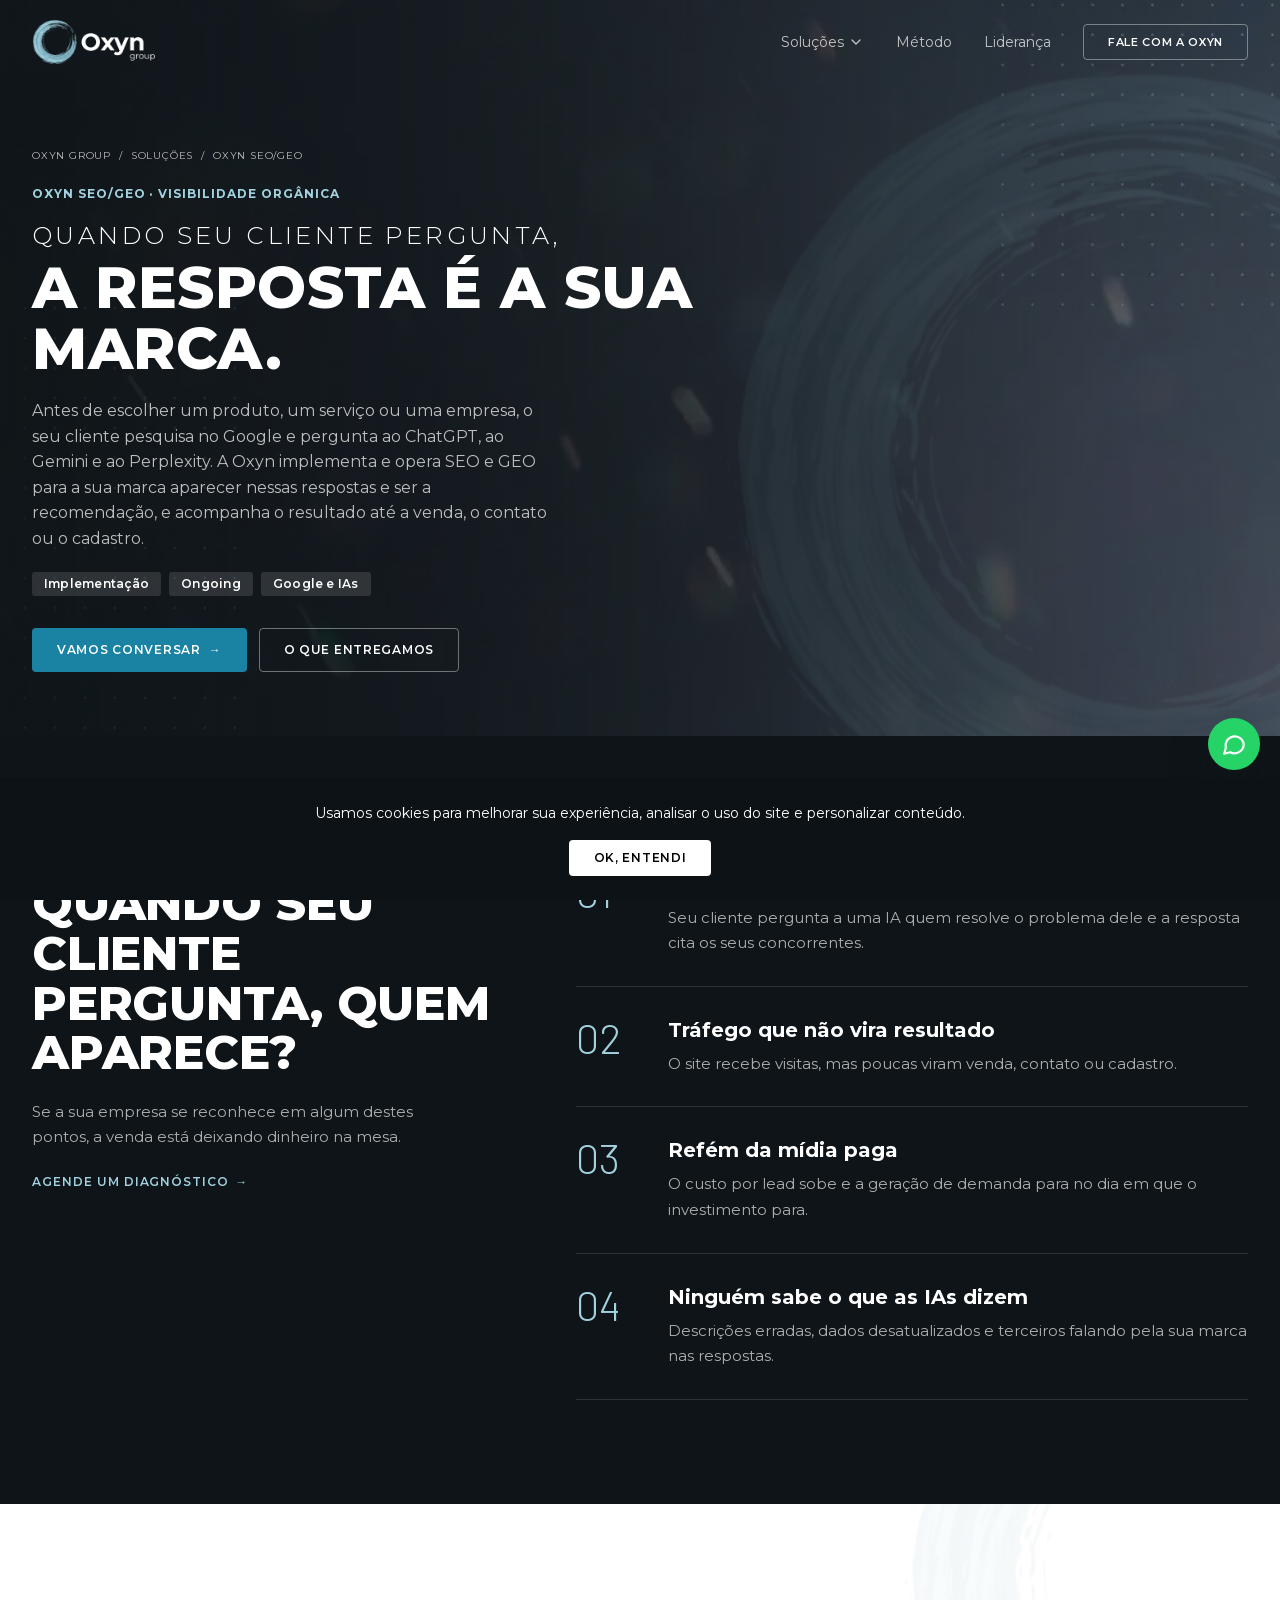
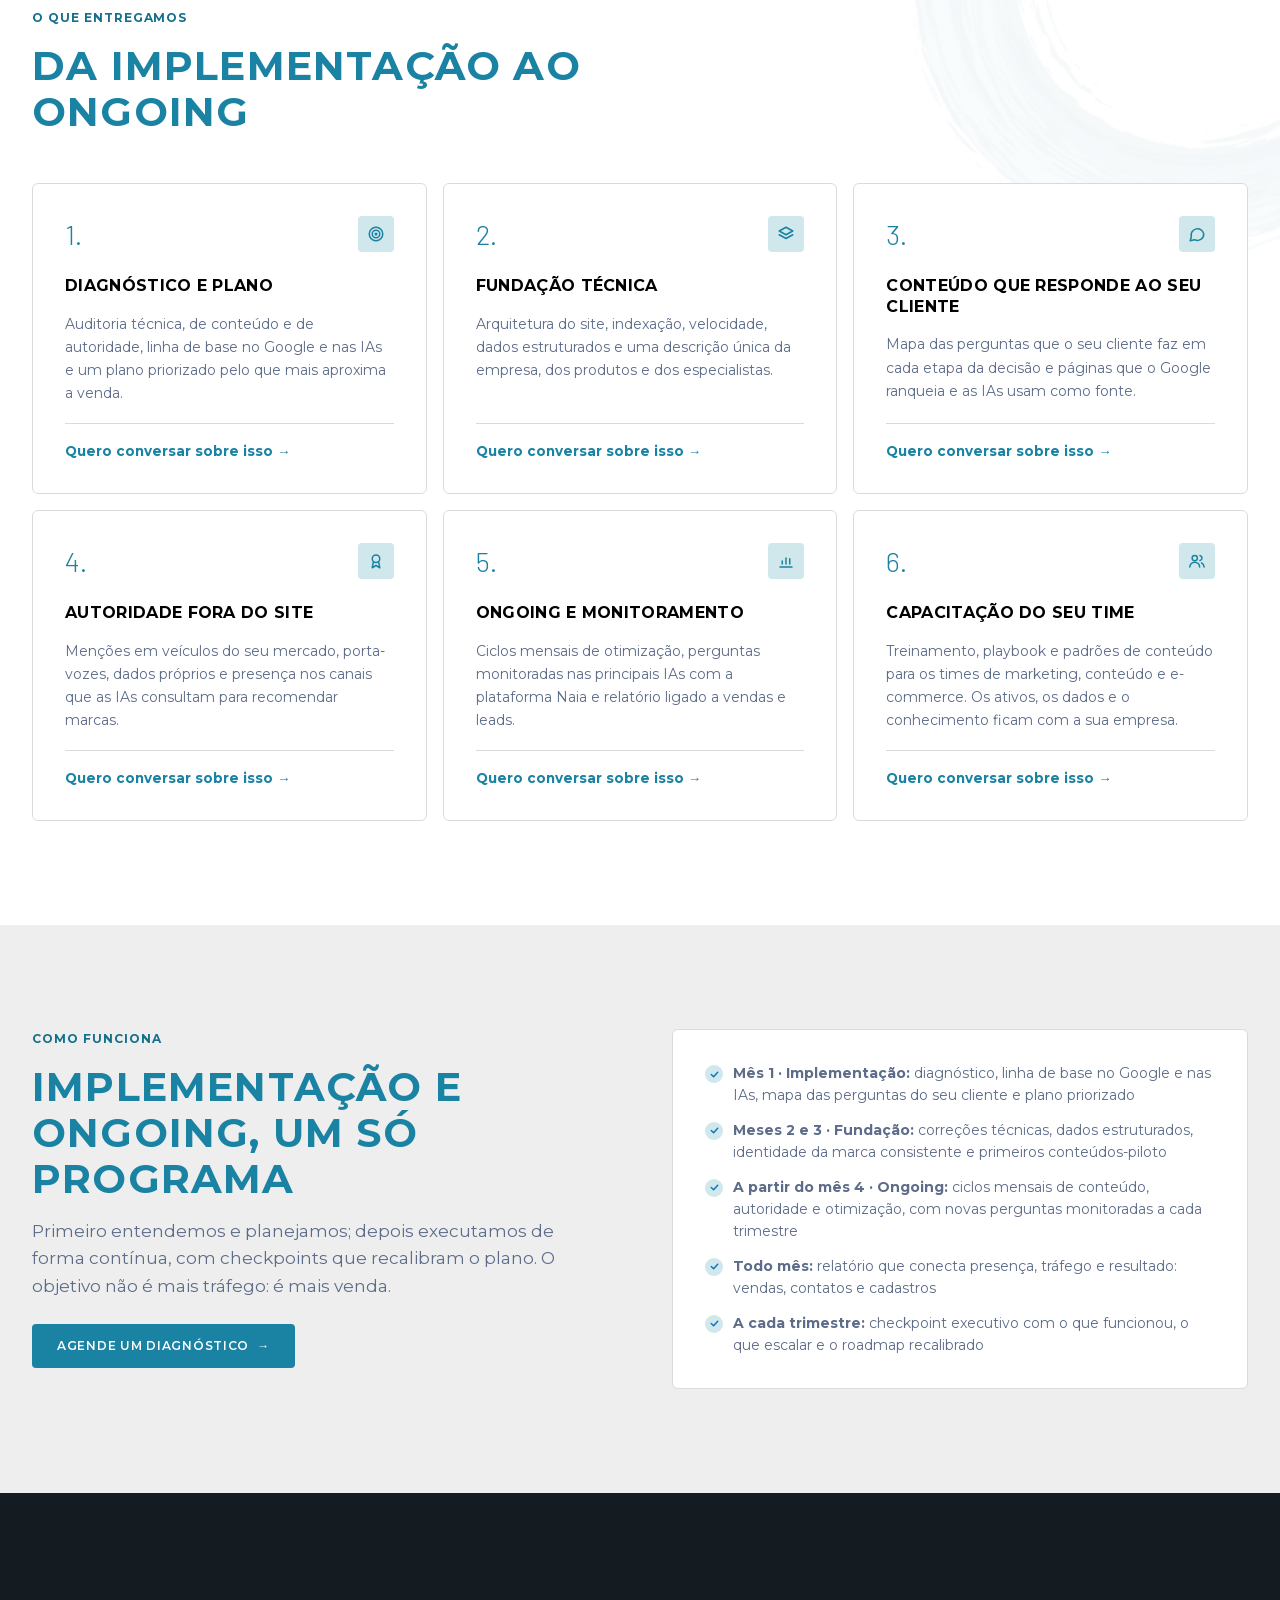
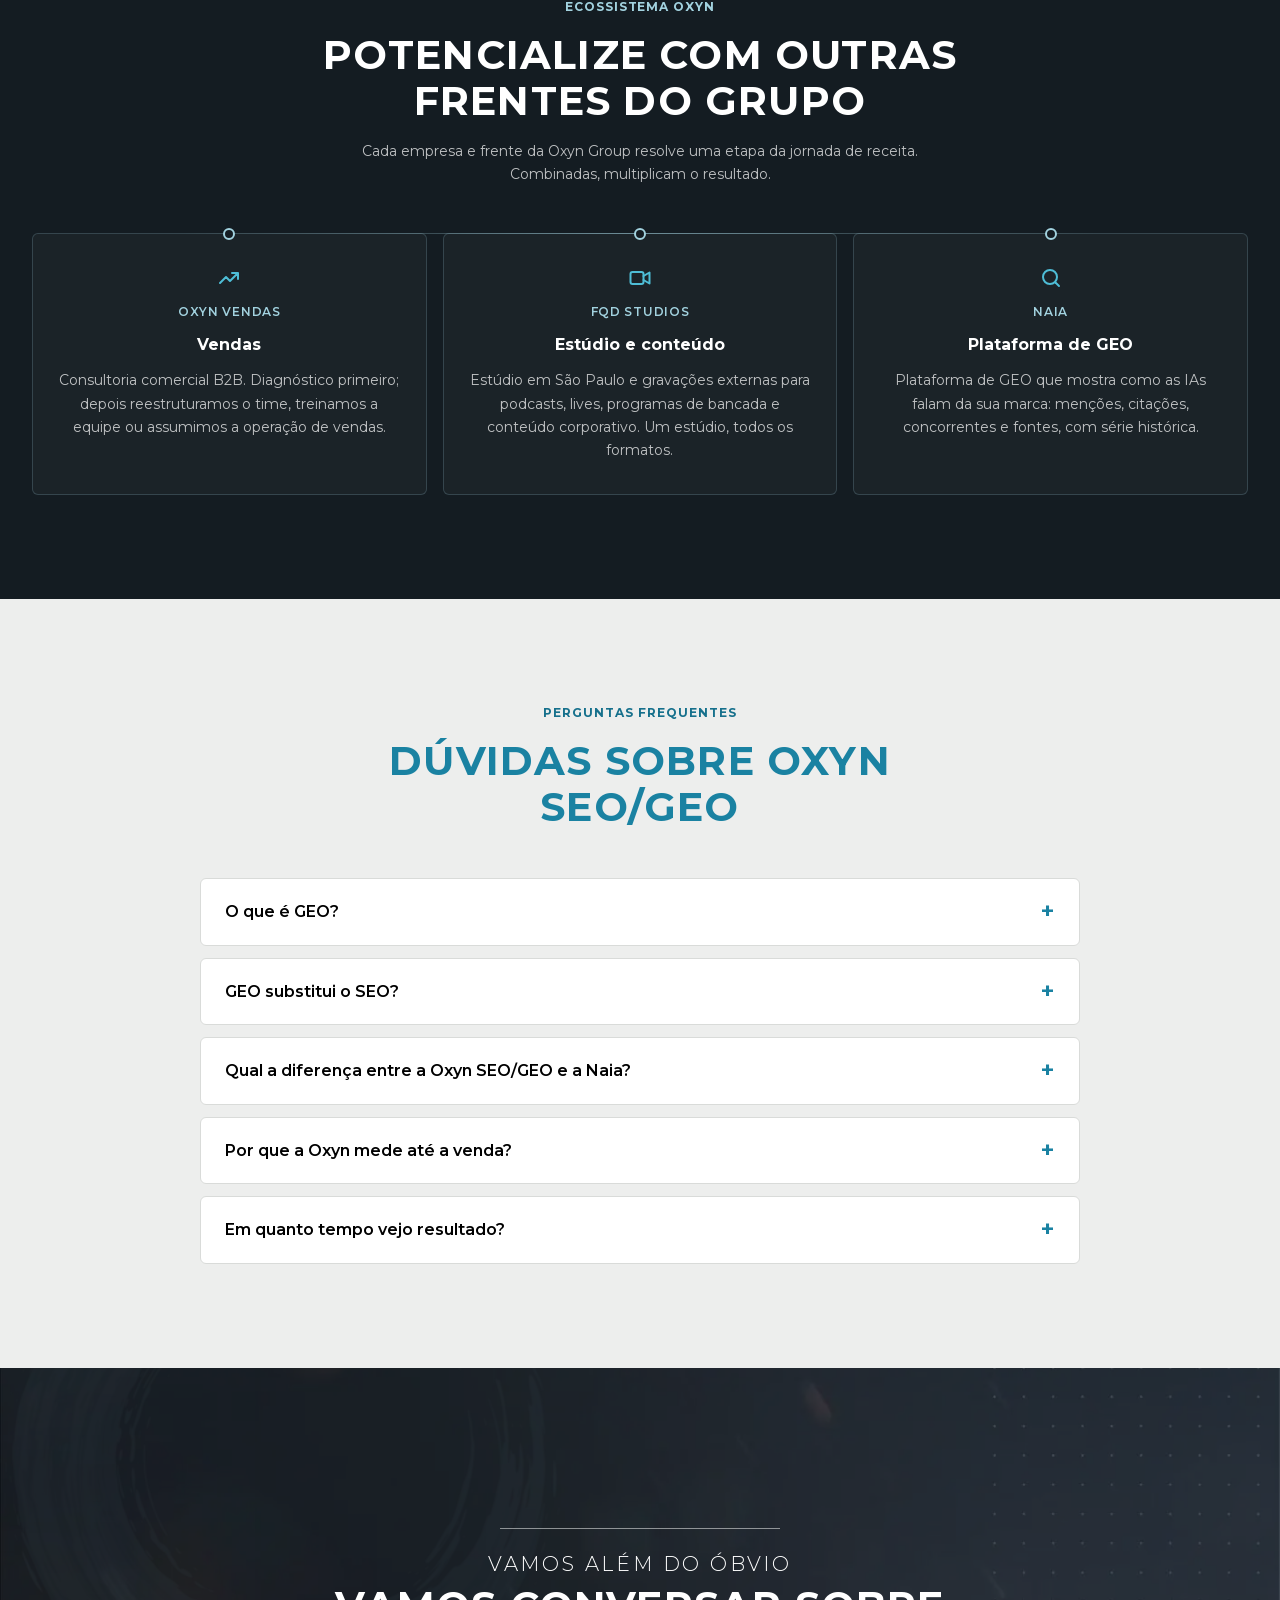
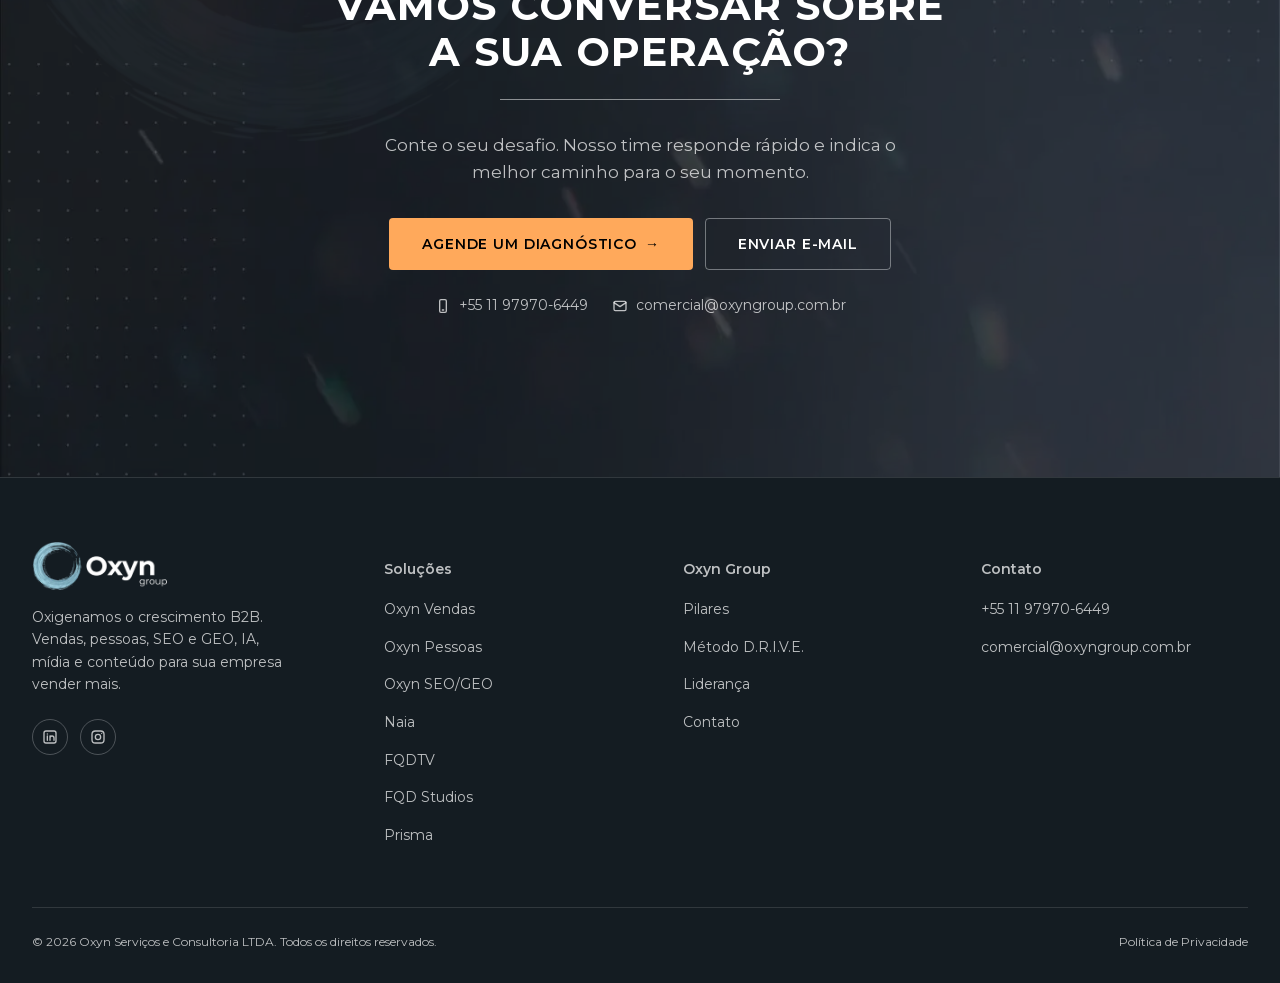
<file: solucoes/seo-geo.html>
<!doctype html>
<html lang="pt-BR">
<head>
<meta charset="utf-8">
<meta name="viewport" content="width=device-width, initial-scale=1">
<!-- Google Tag Manager -->
<script>
  window.dataLayer = window.dataLayer || [];
  function gtag(){dataLayer.push(arguments);}
  gtag('js', new Date());
  dataLayer.push({'gtm.start': new Date().getTime(), event: 'gtm.js'});
</script>
<script async src="https://www.googletagmanager.com/gtm.js?id=GTM-NHPPKLLN"></script>
<!-- End Google Tag Manager -->
<title>SEO e GEO: sua marca no Google e nas IAs | Oxyn SEO/GEO</title>
<meta name="description" content="Implementação e ongoing de SEO e GEO para a sua marca aparecer no Google e ser recomendada pelo ChatGPT, Gemini e Perplexity, com resultado medido em vendas.">
<link rel="canonical" href="https://www.oxyngroup.com.br/solucoes/seo-geo">
<meta name="theme-color" content="#141C22">
<meta property="og:type" content="website">
<meta property="og:locale" content="pt_BR">
<meta property="og:site_name" content="Oxyn Group">
<meta property="og:title" content="SEO e GEO: sua marca no Google e nas IAs | Oxyn SEO/GEO">
<meta property="og:description" content="Implementação e ongoing de SEO e GEO para a sua marca aparecer no Google e ser recomendada pelo ChatGPT, Gemini e Perplexity, com resultado medido em vendas.">
<meta property="og:url" content="https://www.oxyngroup.com.br/solucoes/seo-geo">
<meta property="og:image" content="https://www.oxyngroup.com.br/assets/img/og-oxyn.jpg">
<meta property="og:image:width" content="1200">
<meta property="og:image:height" content="630">
<meta name="twitter:card" content="summary_large_image">
<link rel="icon" href="/assets/img/favicon.png" type="image/png">
<link rel="apple-touch-icon" href="/assets/img/apple-touch-icon.png">
<link rel="preload" href="/assets/fonts/montserrat-latin.woff2" as="font" type="font/woff2" crossorigin>
<link rel="preload" href="/assets/img/foto-abstrato-capa.webp" as="image" fetchpriority="high">
<style>@font-face{font-family:"Montserrat";font-style:normal;font-weight:300 800;font-display:swap;src:url("/assets/fonts/montserrat-latin.woff2") format("woff2")}@font-face{font-family:"Barlow";font-style:normal;font-weight:300;font-display:swap;src:url("/assets/fonts/barlow-300-latin.woff2") format("woff2")}@font-face{font-family:"Barlow";font-style:normal;font-weight:400;font-display:swap;src:url("/assets/fonts/barlow-400-latin.woff2") format("woff2")}@font-face{font-family:"Barlow";font-style:normal;font-weight:600;font-display:swap;src:url("/assets/fonts/barlow-600-latin.woff2") format("woff2")}:root{--color-navy:#141C22;--color-navy-deep:#0C1216;--color-primary:#1A82A2;--color-primary-hover:#146B86;--color-accent:#A2D2DF;--color-lagoa:#4EBDD6;--color-amber:#FFA95B;--color-nevoa:#D0E7EC;--color-linho:#FBF6F3;--color-ardosia:#5D6C89;--color-bg:#EDEEED;--color-surface:#FFFFFF;--color-muted:#EDEEED;--color-text:#000000;--color-text-muted:#5D6C89;--color-border:#D9DBD9;--color-gray:#C2C2C2;--color-on-dark:#FFFFFF;--color-on-dark-muted:rgba(255,255,255,.72);--color-glass:rgba(255,255,255,.04);--color-glass-border:rgba(255,255,255,.12);--c-cyan:#4EBDD6;--c-blue:#1A82A2;--c-teal:#1A82A2;--c-green:#5D6C89;--c-purple:#5D6C89;--c-steel:#5D6C89;--grad-brand:var(--color-primary);--grad-image-fade:linear-gradient(to top,rgba(0,0,0,.85),rgba(0,0,0,.4) 55%,rgba(0,0,0,0));--grad-hero-overlay:linear-gradient(90deg,rgba(12,18,22,.88) 0%,rgba(12,18,22,.62) 60%,rgba(12,18,22,.4) 100%);--font-heading:"Montserrat",Arial,sans-serif;--font-body:"Montserrat",Arial,sans-serif;--font-data:"Barlow",Arial,sans-serif;--fs-display:clamp(2.1rem,1.3rem + 3vw,3.6rem);--fs-h2:clamp(1.6rem,1.15rem + 1.7vw,2.5rem);--fs-h3:clamp(1.35rem,1.1rem + 1vw,1.85rem);--fs-h4:1.2rem;--fs-h5:1.05rem;--fs-lead:1.0625rem;--fs-body:1rem;--fs-sm:.875rem;--fs-xs:.75rem;--fs-stat:clamp(2.6rem,1.9rem + 2.4vw,4rem);--lh-tight:1.05;--lh-heading:1.15;--lh-body:1.6;--ls-display:.01em;--ls-eyebrow:.08em;--ls-title:.03em;--r-sm:3px;--r-md:4px;--r-lg:6px;--r-xl:8px;--r-section:0px;--r-pill:4px;--space-1:4px;--space-2:8px;--space-3:12px;--space-4:16px;--space-5:20px;--space-6:24px;--space-8:32px;--space-10:40px;--space-12:48px;--space-16:64px;--section-y:104px;--section-y-sm:88px;--section-y-cta:160px;--container:1240px;--gutter:32px;--shadow-sm:0 1px 2px rgba(0,0,0,.06);--shadow-md:0 8px 24px rgba(20,28,34,.08);--shadow-lg:0 20px 48px rgba(20,28,34,.18);--ease:cubic-bezier(.2,.7,.2,1);--dur:.3s;--nav-h:84px}@media (max-width:768px){:root{--gutter:16px;--section-y:72px;--section-y-sm:64px;--section-y-cta:104px;--nav-h:68px}}*,*::before,*::after{box-sizing:border-box}html{scroll-behavior:smooth;-webkit-text-size-adjust:100%}body{margin:0;font-family:var(--font-body);font-size:var(--fs-body);font-weight:500;line-height:var(--lh-body);color:var(--color-text);background:var(--color-surface);-webkit-font-smoothing:antialiased;overflow-x:hidden}img,svg{display:block;max-width:100%}a{color:inherit;text-decoration:none}h1,h2,h3,h4,h5,p{margin:0}ul{margin:0;padding:0;list-style:none}button{font:inherit;cursor:pointer}:focus-visible{outline:2px solid var(--color-accent);outline-offset:3px;border-radius:4px}[hidden]{display:none!important}.container{width:100%;max-width:calc(var(--container) + var(--gutter)*2);margin-inline:auto;padding-inline:var(--gutter)}.section{position:relative;padding-block:var(--section-y);--fg:var(--color-text);--fg-muted:var(--color-text-muted);--eyebrow:var(--color-primary);color:var(--fg)}.section--white{background:var(--color-surface)}.section--light{background:var(--color-bg)}.section--navy,.section--gradient,.section--overlay{--fg:var(--color-on-dark);--fg-muted:var(--color-on-dark-muted);--eyebrow:var(--color-accent)}.section--navy{background:var(--color-navy)}.section--gradient{background:var(--grad-brand)}.section--overlap{margin-top:calc(var(--r-section) * -1.5);border-radius:var(--r-section) var(--r-section) 0 0;z-index:2}.section--overlay{background:var(--color-navy-deep);overflow:hidden;padding-block:var(--section-y-cta)}.section--tight{padding-block:var(--section-y-sm)}.section-head{max-width:640px;margin-bottom:var(--space-12);display:grid;gap:var(--space-4)}.section-head--center{margin-inline:auto;text-align:center;justify-items:center}.section-head--split{max-width:none;display:flex;align-items:flex-end;justify-content:space-between;gap:var(--space-8)}.section-head--split>div:first-child{max-width:640px;display:grid;gap:var(--space-4)}.grid{display:grid;gap:var(--space-4)}.grid--2{grid-template-columns:repeat(2,1fr);gap:var(--space-4)}.grid--3{grid-template-columns:repeat(3,1fr)}.grid--4{grid-template-columns:repeat(4,1fr)}@media (max-width:1024px){.grid--4{grid-template-columns:repeat(2,1fr)}.grid--3{grid-template-columns:repeat(2,1fr)}}@media (max-width:640px){.grid--2,.grid--3,.grid--4{grid-template-columns:1fr}}.display,.h2,.h3,.h4,.h5{font-family:var(--font-heading);color:var(--fg,var(--color-text))}.display{font-size:var(--fs-display);font-weight:800;line-height:var(--lh-tight);letter-spacing:var(--ls-display)}.h2{font-size:var(--fs-h2);font-weight:700;line-height:var(--lh-heading);letter-spacing:-.01em}.h3{font-size:var(--fs-h3);font-weight:700;line-height:1.2}.h4{font-size:var(--fs-h4);font-weight:600;line-height:1.3}.h5{font-size:var(--fs-h5);font-weight:600;line-height:1.5}.eyebrow{font-family:var(--font-body);font-size:var(--fs-sm);font-weight:600;letter-spacing:var(--ls-eyebrow);text-transform:uppercase;color:var(--eyebrow,var(--color-primary))}.lead{font-size:var(--fs-lead);line-height:1.6;color:var(--fg-muted,var(--color-text-muted));max-width:560px}.section-head--center .lead{margin-inline:auto}.small{font-size:var(--fs-sm);line-height:1.6}.xs{font-size:var(--fs-xs)}.text-muted{color:var(--fg-muted,var(--color-text-muted))}.btn{display:inline-flex;align-items:center;justify-content:center;gap:var(--space-2);height:40px;padding:0 var(--space-6);border-radius:var(--r-pill);border:1px solid transparent;font-size:var(--fs-sm);font-weight:500;line-height:1;white-space:nowrap;transition:background var(--dur) var(--ease),border-color var(--dur) var(--ease),transform var(--dur) var(--ease),color var(--dur)}.btn:hover{transform:translateY(-1px)}.btn--primary{background:var(--color-primary);color:var(--color-on-dark)}.btn--primary:hover{background:var(--color-primary-hover)}.btn--ghost{background:transparent;color:var(--color-on-dark);border-color:rgba(245,247,250,.4)}.btn--ghost:hover{background:rgba(245,247,250,.1);border-color:rgba(245,247,250,.7)}.btn--outline{background:transparent;color:var(--color-navy);border-color:var(--color-border)}.btn--outline:hover{border-color:var(--color-navy)}.btn--lg{height:48px;padding:0 var(--space-8);font-size:var(--fs-body)}.btn--sm{height:36px;padding:0 var(--space-4)}.btn .arrow{transition:transform var(--dur) var(--ease)}.btn:hover .arrow,.link-arrow:hover .arrow{transform:translateX(3px)}.link-arrow{display:inline-flex;align-items:center;gap:6px;font-size:var(--fs-sm);font-weight:600;color:var(--color-primary)}.section--navy .link-arrow,.card--case .link-arrow{color:var(--color-accent)}.btn-row{display:flex;flex-wrap:wrap;gap:var(--space-3)}.tag{--t:var(--c-blue);display:inline-flex;align-items:center;padding:4px 12px;border-radius:var(--r-pill);font-size:var(--fs-xs);font-weight:500;line-height:16px;color:var(--t);background:color-mix(in srgb,var(--t) 10%,transparent)}.tag--cyan{--t:var(--c-cyan)}.tag--blue{--t:var(--c-blue)}.tag--teal{--t:var(--c-teal)}.tag--green{--t:var(--c-green)}.tag--purple{--t:var(--c-purple)}.tag--steel{--t:var(--c-steel)}.tag--dark{color:var(--color-on-dark);background:rgba(255,255,255,.12)}.tag--solid{color:var(--color-on-dark);background:color-mix(in srgb,var(--t) 85%,black)}.tags{display:flex;flex-wrap:wrap;gap:var(--space-2)}.icon{width:24px;height:24px;flex:none;stroke:currentColor;fill:none;stroke-width:2;stroke-linecap:round;stroke-linejoin:round}.icon--sm{width:16px;height:16px}.icon--lg{width:28px;height:28px}.icon--cyan{color:var(--c-cyan)}.icon--blue{color:var(--c-blue)}.icon--teal{color:var(--c-teal)}.icon--green{color:var(--c-green)}.icon--purple{color:var(--c-purple)}.icon--steel{color:var(--c-steel)}.icon-badge{display:inline-grid;place-items:center;width:36px;height:36px;border-radius:50%;background:color-mix(in srgb,var(--color-primary) 10%,transparent);color:var(--color-primary)}.icon-badge .icon{width:18px;height:18px}.num{font-size:var(--fs-xs);font-weight:600;letter-spacing:.03em;color:var(--color-primary)}.divider{height:1px;background:var(--color-border);border:0;margin:var(--space-4) 0}.section--navy .divider,.section--gradient .divider{background:var(--color-glass-border)}.card{position:relative;border-radius:var(--r-lg);padding:var(--space-8);display:flex;flex-direction:column;gap:var(--space-3);transition:transform var(--dur) var(--ease),box-shadow var(--dur) var(--ease),border-color var(--dur)}.card p{font-size:var(--fs-sm);line-height:1.65;color:var(--fg-muted,var(--color-text-muted))}.card--soft{background:var(--color-muted)}.section--light .card--soft{background:var(--color-surface)}.card--soft:hover{transform:translateY(-3px);box-shadow:var(--shadow-md)}.card--glass{background:var(--color-glass);border:1px solid var(--color-glass-border);padding:28px}.card--glass:hover{border-color:rgba(162,210,223,.45);background:rgba(255,255,255,.07)}.card--glass .h5{color:var(--color-on-dark)}.card--feature .card__top{display:flex;align-items:center;gap:var(--space-3);margin-bottom:var(--space-3)}.card--feature .h4{margin-bottom:var(--space-1)}.bento{display:grid;grid-template-columns:repeat(12,1fr);gap:var(--space-4)}.bento>.card--service{grid-column:span 3}.bento>.card--service:nth-child(-n+3){grid-column:span 4}.card--service{min-height:260px}.card--service .h3{margin-top:var(--space-2)}.card--service .tags{margin-top:auto;padding-top:var(--space-3)}@media (max-width:1024px){.bento{grid-template-columns:repeat(2,1fr)}.bento>.card--service,.bento>.card--service:nth-child(-n+3){grid-column:auto}.bento>.card--service:first-child{grid-column:span 2}}@media (max-width:640px){.bento{grid-template-columns:1fr}.bento>.card--service:first-child{grid-column:auto}}.card--case{--img:none;min-height:420px;padding:var(--space-6);justify-content:flex-end;overflow:hidden;color:var(--color-on-dark);background:var(--img) center/cover no-repeat,var(--ph,var(--grad-brand))}.card--case::before{content:"";position:absolute;inset:0;background:var(--grad-image-fade);transition:opacity var(--dur)}.card--case>*{position:relative}.card--case .h4{color:var(--color-on-dark);font-weight:700;max-width:30ch}.card--case .case__logo{font-family:var(--font-heading);font-weight:800;font-size:1.5rem;letter-spacing:-.02em}.card--case .case__foot{display:flex;align-items:center;justify-content:space-between;gap:var(--space-4);flex-wrap:wrap}.card--case:hover{transform:translateY(-3px);box-shadow:var(--shadow-lg)}.card--result{--t:var(--c-cyan);background:rgba(0,40,77,.55);border:1px solid var(--color-glass-border);border-left:3px solid var(--t);padding:var(--space-6) var(--space-6) var(--space-8);gap:var(--space-2);backdrop-filter:blur(6px)}.card--result .result__label{display:flex;align-items:center;gap:var(--space-2);font-size:var(--fs-xs);font-weight:600;letter-spacing:.04em;text-transform:uppercase;color:var(--color-on-dark)}.card--result .result__label .icon{color:var(--t);width:16px;height:16px}.card--result .result__value{font-family:var(--font-heading);font-weight:800;font-size:var(--fs-stat);line-height:1.1;color:var(--t);margin-top:var(--space-3)}.card--result .result__metric{font-weight:600;color:var(--color-on-dark)}.card--result .result__sub{font-size:var(--fs-xs);color:var(--t)}.card--result .divider{margin:var(--space-4) 0}.card--result.is-white{--t:var(--color-on-dark)}.card--result.is-white .result__sub{color:var(--c-cyan)}.card--tool .tool__logo{font-family:var(--font-heading);font-weight:800;font-size:1.6rem;letter-spacing:-.03em;color:var(--color-navy)}.card--tool .tool__logo span{color:var(--c-teal)}.card--tool .h4{font-size:1.25rem}.eco{position:relative}.eco::before{content:"";position:absolute;left:12.5%;right:12.5%;top:0;height:1px;background:linear-gradient(90deg,transparent,rgba(162,210,223,.5),transparent)}.card--eco{align-items:center;text-align:center;background:rgba(255,255,255,.03);border:1px solid rgba(162,210,223,.2);padding:var(--space-8) var(--space-6)}.card--eco::before{content:"";position:absolute;top:-6px;left:50%;width:12px;height:12px;margin-left:-6px;border-radius:50%;border:2px solid var(--color-accent);background:var(--color-navy)}.card--eco .h5{font-size:1rem;font-weight:700;color:var(--color-on-dark)}@media (max-width:1024px){.eco::before{display:none}}.nav{position:fixed;inset:0 0 auto;z-index:50;height:var(--nav-h);display:flex;align-items:center;transition:background var(--dur) var(--ease),box-shadow var(--dur),height var(--dur)}.nav.is-scrolled{background:rgba(20,28,34,.94);backdrop-filter:blur(10px);box-shadow:0 1px 0 rgba(245,247,250,.08);height:64px}.nav .container{display:flex;align-items:center;justify-content:space-between;gap:var(--space-6)}.brand{display:flex;flex-direction:column;line-height:1;color:var(--color-on-dark)}.brand__name{font-family:var(--font-heading);font-weight:800;font-size:1.35rem;letter-spacing:-.01em}.brand__sub{font-size:.58rem;font-weight:600;letter-spacing:.14em;text-transform:uppercase;color:var(--color-accent);margin-top:3px}.nav__links{display:flex;align-items:center;gap:var(--space-8);font-size:var(--fs-sm);color:var(--color-on-dark-muted)}.nav__links a:hover{color:var(--color-on-dark)}.nav__lang{display:inline-flex;align-items:center;gap:6px}.nav__toggle{display:none;background:none;border:0;color:var(--color-on-dark);padding:8px}@media (max-width:900px){.nav__toggle{display:block}.nav__links{position:fixed;inset:var(--nav-h) 0 auto;flex-direction:column;align-items:flex-start;gap:var(--space-5);padding:var(--space-6) var(--gutter) var(--space-8);background:var(--color-navy);transform:translateY(-120%);transition:transform var(--dur) var(--ease);z-index:-1}.nav.is-open .nav__links{transform:none}.nav.is-open{background:var(--color-navy)}}.hero{--img:none;position:relative;min-height:min(100vh,900px);display:flex;align-items:center;color:var(--color-on-dark);padding-block:calc(var(--nav-h) + var(--space-16)) var(--space-16);background:var(--img) center/cover no-repeat,var(--ph-hero);--fg:var(--color-on-dark);--fg-muted:var(--color-on-dark-muted);--eyebrow:var(--color-accent)}.hero::before{content:"";position:absolute;inset:0;background:var(--grad-hero-overlay)}.hero>.container{position:relative}.hero__content{max-width:680px;display:grid;gap:var(--space-5)}.hero .lead{font-size:var(--fs-body);max-width:520px}.hero .btn-row{margin-top:var(--space-3)}:root{--ph-hero:#1b252d}.marquee{overflow:hidden;mask-image:linear-gradient(90deg,transparent,#000 6%,#000 94%,transparent)}.marquee__track{display:flex;width:max-content;animation:marquee 40s linear infinite}.marquee__track>*{flex:none;margin-right:var(--space-8)}.marquee:hover .marquee__track{animation-play-state:paused}.logo-tile{display:grid;place-items:center;width:150px;height:64px;border-radius:var(--r-sm);background:var(--color-bg);border:1px solid var(--color-border);font-family:var(--font-heading);font-weight:700;color:#7d8fa0;font-size:1rem;letter-spacing:-.01em}@keyframes marquee{to{transform:translateX(-50%)}}@media (prefers-reduced-motion:reduce){.marquee__track{animation:none}}.stats-band{position:relative;overflow:hidden;border-radius:var(--r-lg);background:var(--color-navy);color:var(--color-on-dark);padding:var(--space-16) var(--space-8)}.stats-band::before{content:"";position:absolute;inset:0;opacity:.35;background-image:radial-gradient(rgba(255,255,255,.5) 1px,transparent 1.5px);background-size:22px 22px;mask-image:radial-gradient(ellipse at center,#000 20%,transparent 75%)}.stats{position:relative;display:grid;grid-template-columns:repeat(4,1fr);max-width:960px;margin-inline:auto}.stat{text-align:center;padding:var(--space-4) var(--space-6)}.stat+.stat{border-left:1px solid rgba(245,247,250,.25)}.stat__value{font-family:var(--font-heading);font-weight:800;font-size:var(--fs-stat);line-height:1.1;color:var(--color-accent)}.stat__label{margin-top:var(--space-2);font-size:var(--fs-xs);font-weight:500;text-transform:uppercase;letter-spacing:.04em;color:var(--color-on-dark-muted)}@media (max-width:768px){.stats{grid-template-columns:repeat(2,1fr);row-gap:var(--space-6)}.stat:nth-child(3){border-left:0}}.partners{display:flex;flex-wrap:wrap;justify-content:center;gap:var(--space-10) var(--space-16);max-width:760px;margin-inline:auto}.partner{display:grid;place-items:center;width:120px;height:56px;font-family:var(--font-heading);font-weight:700;color:#8a9aa9;filter:grayscale(1);opacity:.85;transition:opacity var(--dur),filter var(--dur)}.partner:hover{filter:none;opacity:1;color:var(--color-navy)}.carousel{position:relative}.carousel__track{display:grid;grid-auto-flow:column;grid-auto-columns:min(720px,86%);gap:var(--space-4);overflow-x:auto;scroll-snap-type:x mandatory;scrollbar-width:none;padding-bottom:var(--space-2)}.carousel__track::-webkit-scrollbar{display:none}.carousel__track>*{scroll-snap-align:start}.carousel__arrows{display:flex;gap:var(--space-2)}.carousel__arrow{display:grid;place-items:center;width:32px;height:32px;border-radius:50%;background:transparent;border:1px solid rgba(245,247,250,.3);color:var(--color-on-dark);transition:background var(--dur)}.carousel__arrow:hover{background:rgba(245,247,250,.1)}.carousel__dots{display:flex;justify-content:center;gap:6px;margin-top:var(--space-6)}.carousel__dot{width:6px;height:6px;border-radius:var(--r-pill);border:0;padding:0;background:rgba(245,247,250,.35);transition:width var(--dur),background var(--dur)}.carousel__dot.is-active{width:22px;background:var(--color-accent)}.cta-final{--img:none;background:var(--img) center/cover no-repeat,var(--ph-cta)}.cta-final::before{content:"";position:absolute;inset:0;background:rgba(12,18,22,.6)}.cta-final>.container{position:relative}.cta-final .section-head{margin-bottom:var(--space-8)}:root{--ph-cta:#141C22}.footer{background:var(--color-navy);color:var(--color-on-dark);padding-block:var(--space-16) var(--space-8);border-top:1px solid var(--color-glass-border)}.footer__grid{display:grid;grid-template-columns:1.2fr 1fr 1fr 1fr;gap:var(--space-8)}.footer h4,.footer__t{font-size:var(--fs-sm);font-weight:600;margin-bottom:var(--space-4);font-family:var(--font-body)}.footer li{margin-bottom:var(--space-3)}.footer li a,.footer p{font-size:var(--fs-sm);color:var(--color-on-dark-muted)}.footer li a:hover{color:var(--color-on-dark)}.footer p{margin-top:var(--space-4);max-width:260px}.socials{display:flex;gap:var(--space-3);margin-top:var(--space-6)}.socials a{display:grid;place-items:center;width:36px;height:36px;border-radius:50%;border:1px solid rgba(245,247,250,.25);color:var(--color-on-dark-muted)}.socials a:hover{color:var(--color-on-dark);border-color:var(--color-accent)}.footer__bottom{display:flex;justify-content:space-between;gap:var(--space-4);flex-wrap:wrap;margin-top:var(--space-12);padding-top:var(--space-6);border-top:1px solid var(--color-glass-border);font-size:var(--fs-xs);color:var(--color-on-dark-muted)}@media (max-width:900px){.footer__grid{grid-template-columns:1fr 1fr}}@media (max-width:560px){.footer__grid{grid-template-columns:1fr}}.cookie{position:fixed;inset:auto 0 0;z-index:60;background:#0b0b0b;color:#fff;padding:var(--space-6) var(--gutter);display:flex;flex-direction:column;align-items:center;gap:var(--space-4);text-align:center;font-size:var(--fs-sm)}.cookie .btn{background:#fff;color:#111;height:36px;font-weight:600}@media (max-width:768px){.section-head--split{flex-direction:column;align-items:flex-start}}[data-reveal]{opacity:0;transform:translateY(16px);transition:opacity .7s var(--ease),transform .7s var(--ease)}[data-reveal].is-visible{opacity:1;transform:none}@media (prefers-reduced-motion:reduce){[data-reveal]{opacity:1;transform:none}}.nav__links a[aria-current="page"]{color:var(--color-on-dark)}.nav__drop{position:relative}.nav__drop>button{display:inline-flex;align-items:center;gap:4px;background:none;border:0;padding:0;color:inherit;font-size:inherit}.nav__drop>button:hover{color:var(--color-on-dark)}.nav__menu{position:absolute;top:calc(100% + 14px);left:-16px;min-width:280px;display:grid;gap:2px;padding:var(--space-2);border-radius:var(--r-md);background:var(--color-navy);border:1px solid var(--color-glass-border);box-shadow:var(--shadow-lg);opacity:0;visibility:hidden;transform:translateY(-6px);transition:opacity var(--dur),transform var(--dur),visibility var(--dur)}.nav__drop:hover .nav__menu,.nav__drop:focus-within .nav__menu,.nav__drop.is-open .nav__menu{opacity:1;visibility:visible;transform:none}.nav__menu a{display:grid;gap:2px;padding:10px 12px;border-radius:var(--r-sm)}.nav__menu a:hover{background:rgba(245,247,250,.06)}.nav__menu b{font-weight:600;color:var(--color-on-dark);font-size:var(--fs-sm)}.nav__menu small{font-size:var(--fs-xs);color:var(--color-on-dark-muted)}@media (max-width:900px){.nav__links{max-height:calc(100vh - var(--nav-h));overflow-y:auto}.nav__drop{width:100%}.nav__menu{position:static;opacity:1;visibility:visible;transform:none;box-shadow:none;border:0;padding:var(--space-2) 0 0;min-width:0;background:none}.nav__drop>button{display:none}}.hero--page{min-height:auto;padding-block:calc(var(--nav-h) + var(--space-16)) var(--space-16)}.crumbs{display:flex;gap:8px;font-size:var(--fs-xs);color:var(--color-on-dark-muted);letter-spacing:.04em}.crumbs a:hover{color:var(--color-on-dark)}.logo-tile--text{width:auto;padding:0 24px;font-size:.95rem}a.card--service{color:inherit}.card--service .link-arrow{margin-top:var(--space-2)}.card--service .card__unit{font-size:var(--fs-xs);font-weight:600;letter-spacing:.08em;text-transform:uppercase;color:var(--color-text-muted)}.steps{display:grid;grid-template-columns:repeat(5,1fr);gap:var(--space-4);counter-reset:step}.step{position:relative;padding:var(--space-6);border-radius:var(--r-lg);background:var(--color-muted);display:grid;gap:var(--space-2);align-content:start}.section--light .step{background:#EAEEF5}.step__letter{font-family:var(--font-heading);font-weight:800;font-size:2.5rem;line-height:1;color:var(--color-primary)}.step .h5{margin-top:var(--space-2)}.step p{font-size:var(--fs-sm);color:var(--color-text-muted);line-height:1.6}.steps__result{margin-top:var(--space-4);padding:var(--space-6) var(--space-8);border-radius:var(--r-lg);background:var(--grad-brand);color:var(--color-on-dark);display:flex;align-items:center;justify-content:space-between;gap:var(--space-6);flex-wrap:wrap}.steps__result p{color:var(--color-on-dark-muted);max-width:640px}.steps__result b{font-family:var(--font-heading);font-size:var(--fs-h5);color:var(--color-on-dark)}@media (max-width:1024px){.steps{grid-template-columns:repeat(3,1fr)}}@media (max-width:640px){.steps{grid-template-columns:1fr}}.leader{align-items:flex-start}.leader__photo{width:72px;height:72px;border-radius:50%;background:var(--grad-brand) center/cover no-repeat;border:2px solid rgba(162,210,223,.45);display:grid;place-items:center;font-family:var(--font-heading);font-weight:800;color:var(--color-on-dark);margin-bottom:var(--space-2)}.leader__role{font-size:var(--fs-xs);font-weight:600;letter-spacing:.06em;text-transform:uppercase;color:var(--color-accent)}.checks{display:grid;gap:var(--space-3)}.checks li{position:relative;padding-left:28px;font-size:var(--fs-sm);line-height:1.6;color:var(--fg-muted,var(--color-text-muted))}.checks li::before{content:"";position:absolute;left:0;top:3px;width:18px;height:18px;border-radius:50%;background:color-mix(in srgb,var(--color-primary) 14%,transparent) url("data:image/svg+xml,%3Csvg xmlns='http://www.w3.org/2000/svg' viewBox='0 0 24 24' fill='none' stroke='%230074C2' stroke-width='3' stroke-linecap='round' stroke-linejoin='round'%3E%3Cpath d='m5 12 5 5 9-10'/%3E%3C/svg%3E") center/11px no-repeat}.split{display:grid;grid-template-columns:1fr 1fr;gap:var(--space-16);align-items:start}.split .section-head{margin-bottom:0}@media (max-width:900px){.split{grid-template-columns:1fr;gap:var(--space-8)}}.contact-line{display:flex;justify-content:center;gap:var(--space-6);flex-wrap:wrap;margin-top:var(--space-6);font-size:var(--fs-sm);color:var(--color-on-dark-muted)}.contact-line a{display:inline-flex;align-items:center;gap:8px}.contact-line a:hover{color:var(--color-on-dark)}.stats__source{position:relative;text-align:center;margin-top:var(--space-6);font-size:11px;color:var(--color-on-dark-muted)}.wa-float{position:fixed;right:20px;bottom:20px;z-index:55;display:grid;place-items:center;width:52px;height:52px;border-radius:50%;background:#25D366;color:#fff;box-shadow:var(--shadow-lg);transition:transform var(--dur) var(--ease)}.wa-float:hover{transform:scale(1.06)}.wa-float .icon{width:26px;height:26px}body.has-cookie .wa-float{bottom:130px}.faq{max-width:880px;margin-inline:auto;display:grid;gap:var(--space-3)}.faq details{border-radius:var(--r-lg);background:var(--color-muted);padding:var(--space-5) var(--space-6)}.section--light .faq details{background:#EAEEF5}.faq summary{cursor:pointer;list-style:none;display:flex;justify-content:space-between;gap:var(--space-4);font-family:var(--font-heading);font-weight:600;font-size:var(--fs-h5)}.faq summary::-webkit-details-marker{display:none}.faq summary::after{content:"+";font-size:1.5rem;line-height:1;color:var(--color-primary);transition:transform var(--dur)}.faq details[open] summary::after{transform:rotate(45deg)}.faq details p{margin-top:var(--space-3);font-size:var(--fs-sm);color:var(--color-text-muted);line-height:1.7}.display{font-weight:800;text-transform:uppercase;letter-spacing:var(--ls-display)}.h2{font-weight:700;text-transform:uppercase;letter-spacing:var(--ls-title);line-height:1.15}.section--white .h2,.section--light .h2,.sg .h2{color:var(--color-primary)}.h3{font-weight:700}.h4,.h5{font-weight:600}.thin{display:block;font-weight:300;font-size:.5em;letter-spacing:.14em;margin-bottom:.35em}.display .thin{font-size:.42em}.eyebrow{font-size:var(--fs-xs);font-weight:700;letter-spacing:var(--ls-eyebrow)}.lead{font-weight:400}body{font-weight:400}.card p{font-weight:400}.signature{display:grid;justify-items:center;text-align:center;gap:var(--space-4)}.signature::before,.signature::after{content:"";width:min(280px,60%);height:1px;background:currentColor;opacity:.5}.signature .h2,.signature .display{margin-block:var(--space-2)}.has-ring{position:relative;overflow:hidden;isolation:isolate}.has-ring::after{content:"";position:absolute;z-index:-1;pointer-events:none;width:var(--ring-size,560px);aspect-ratio:1;right:var(--ring-x,-180px);top:var(--ring-y,-200px);background:url("/assets/img/anel.webp") center/contain no-repeat;opacity:var(--ring-o,.1)}.has-ring>.container{position:relative;z-index:1}.hero.has-ring::after{z-index:0;--ring-size:820px;--ring-x:-260px;--ring-y:8%;--ring-o:.22}.hero.has-ring>.container{z-index:2}.has-ring::after{animation:ring-spin 40s linear infinite;will-change:transform}@keyframes ring-spin{to{transform:rotate(360deg)}}@media (prefers-reduced-motion:reduce){.has-ring::after{animation:none!important}}.hero.has-ring::before{z-index:1}.dotgrid{position:absolute;right:var(--gutter);top:-12%;width:240px;height:140px;opacity:.4;pointer-events:none;background-image:radial-gradient(rgba(255,255,255,.7) 1px,transparent 1.5px);background-size:22px 22px}@media (max-width:900px){.dotgrid{display:none}}.brand{align-items:flex-start}.brand__logo{height:44px;width:auto;max-width:none}.nav.is-scrolled .brand__logo{height:38px}.footer .brand__logo{height:48px}@media (max-width:768px){.brand__logo{height:36px}}.btn{font-weight:600;text-transform:uppercase;letter-spacing:.06em;font-size:var(--fs-xs);height:44px;padding:0 var(--space-6)}.btn--lg{height:52px;font-size:var(--fs-sm);padding:0 var(--space-8)}.btn--sm{height:36px;font-size:11px}.btn--outline{color:var(--color-primary);border-color:var(--color-primary)}.btn--outline:hover{background:var(--color-primary);color:#fff}.btn--amber{background:var(--color-amber);color:#000}.btn--amber:hover{background:#ff9a3d}.card--soft{background:var(--color-surface);border:1px solid var(--color-border)}.section--white .card--soft{background:var(--color-surface)}.card--soft:hover{border-color:var(--color-primary);box-shadow:var(--shadow-md)}.card--service .card__unit{color:var(--color-primary)}.card--feature .h4{text-transform:uppercase;letter-spacing:.02em;font-size:1rem;font-weight:700}.icon-badge{border-radius:var(--r-md);background:var(--color-nevoa);color:var(--color-primary)}.tag{border-radius:var(--r-sm);font-weight:600;letter-spacing:.02em}.tag--blue,.tag--teal,.tag--cyan{--t:var(--color-primary)}.num{font-family:var(--font-data);font-weight:300;font-size:1.75rem;line-height:1;color:var(--color-primary);letter-spacing:0;margin-left:auto}.stats-band{background:var(--color-primary);border-radius:0}.stats-band::before{display:none}.stats-band.has-ring{--ring-size:520px;--ring-x:-120px;--ring-y:-140px;--ring-o:.22}.stats-band.has-ring::after{z-index:0}.stats{z-index:1}.stat{text-align:left;padding:var(--space-4) var(--space-6)}.stat+.stat{border-left:1px solid rgba(255,255,255,.3)}.stat__value{font-family:var(--font-data);font-weight:300;color:#fff;letter-spacing:-.01em;white-space:nowrap}.stat__label{text-transform:none;letter-spacing:0;font-size:var(--fs-sm);font-weight:600;color:#fff;margin-top:var(--space-3)}.stat__source{margin-top:var(--space-3);font-size:10px;font-weight:500;letter-spacing:.08em;text-transform:uppercase;color:rgba(255,255,255,.75)}@media (max-width:768px){.stat:nth-child(odd){border-left:0}}.step{background:var(--color-surface);border:1px solid var(--color-border);border-radius:var(--r-lg)}.section--light .step{background:var(--color-surface)}.step__letter{font-family:var(--font-data);font-weight:600;font-size:3rem}.step .h5{text-transform:uppercase;letter-spacing:.03em;font-weight:700;font-size:.95rem}.steps__result{border-radius:var(--r-lg)}.frame{position:relative;display:inline-grid;gap:var(--space-2);padding:var(--space-8) var(--space-10);background:var(--color-surface);color:var(--color-text);max-width:520px}.frame::before{content:"";position:absolute;inset:0;transform:translate(18px,18px);border:1px solid rgba(255,255,255,.85);pointer-events:none}.frame .h2{color:var(--color-primary)}.frame p{color:var(--color-text-muted)}.photo-section{--img:none;background:var(--img) center/cover no-repeat,var(--color-navy)}.photo-section::before{content:"";position:absolute;inset:0;background:rgba(12,18,22,var(--ov,.6))}.photo-section>.container{position:relative;z-index:1}.leader__photo{background-color:var(--color-primary);font-family:var(--font-data);font-weight:400;font-size:1.4rem}.leader .h5{font-size:1.1rem}.grid--leaders{grid-template-columns:repeat(3,1fr)}@media (max-width:1024px){.grid--leaders{grid-template-columns:repeat(2,1fr)}}@media (max-width:640px){.grid--leaders{grid-template-columns:1fr}}.footer{background:var(--color-navy)}.faq details{border-radius:var(--r-lg);background:var(--color-surface);border:1px solid var(--color-border)}.section--light .faq details{background:var(--color-surface)}.faq summary{font-family:var(--font-heading);font-size:1rem;font-weight:600}.cookie{background:var(--color-navy-deep)}.cookie .btn{background:#fff;color:#000}.logo-tile{border-radius:var(--r-sm);background:var(--color-surface);color:var(--color-ardosia);font-weight:600;text-transform:uppercase;letter-spacing:.08em;font-size:.8rem}.checks li::before{background-color:var(--color-nevoa)}.crumbs{text-transform:uppercase;letter-spacing:.08em;font-size:10px}.nav__menu{background:var(--color-navy)}.logo-tile--img{width:170px;padding:0 20px;background:none;border:0}.logo-tile--img img{max-width:124px;max-height:38px;width:auto;height:auto;filter:brightness(0);opacity:.5;transition:opacity var(--dur)}a.logo-tile--img:hover img{opacity:.85}.logo-tile--img img[alt^="Bersaglio"]{max-height:54px}.logo-tile--img:has(img[alt^="Paula Torres"]){width:210px}.logo-tile--img img[alt^="Paula Torres"]{max-width:170px}.sector{display:grid;justify-items:center;align-content:center;gap:12px;width:150px;flex:none;text-align:center}.sector .icon{width:36px;height:36px;stroke-width:1.5;color:var(--color-primary)}.sector span{font-size:var(--fs-xs);font-weight:600;letter-spacing:.08em;text-transform:uppercase;color:var(--color-ardosia);white-space:nowrap}.leak{position:relative;margin-top:var(--space-12)}.leak__phases{display:grid;grid-template-columns:3fr 1fr 2fr;gap:var(--space-4);margin-bottom:var(--space-6)}.leak__phase{font-size:var(--fs-xs);font-weight:600;letter-spacing:.12em;text-transform:uppercase;color:var(--color-accent);padding-bottom:var(--space-3);border-bottom:1px solid rgba(255,255,255,.25)}.leak__steps{position:relative;display:grid;grid-template-columns:repeat(6,1fr);gap:var(--space-4)}.leak__steps::before{content:"";position:absolute;left:0;right:0;top:9px;height:1px;background:rgba(162,210,223,.35)}.leak__step{position:relative;display:grid;gap:var(--space-3);align-content:start;padding-top:36px}.leak__step::before{content:"";position:absolute;top:3px;left:0;width:13px;height:13px;border-radius:50%;background:var(--color-navy);border:2px solid var(--color-accent)}.leak__n{font-family:var(--font-data);font-weight:300;font-size:2.4rem;line-height:1;color:#fff}.leak__stage{font-weight:700;font-size:.95rem;text-transform:uppercase;letter-spacing:.03em;color:#fff}.leak__pain{font-size:var(--fs-sm);color:var(--color-on-dark-muted);line-height:1.6}.leak__front{margin-top:var(--space-2);display:inline-flex;align-items:center;gap:6px;font-size:var(--fs-xs);font-weight:700;letter-spacing:.06em;text-transform:uppercase;color:var(--color-lagoa)}.leak__front:hover{color:#fff}@media (max-width:1024px){.leak__phases{display:none}.leak__steps{grid-template-columns:repeat(3,1fr);row-gap:var(--space-10)}.leak__steps::before{display:none}}@media (max-width:640px){.leak__steps{grid-template-columns:1fr}}.leak__step{display:flex;flex-direction:column;gap:var(--space-3)}.leak__front{margin-top:auto;padding-top:var(--space-2)}.leak__phases{margin-bottom:var(--space-8)}.leak__phase{display:flex;align-items:baseline;justify-content:space-between;gap:var(--space-3);padding-bottom:var(--space-4);border-bottom:3px solid var(--color-primary)}.leak__phase b{font-family:var(--font-heading);font-size:clamp(1.15rem,.9rem + .8vw,1.6rem);font-weight:800;letter-spacing:.06em;color:#fff}.leak__phase small{font-family:var(--font-data);font-size:var(--fs-sm);font-weight:400;letter-spacing:.02em;text-transform:none;color:var(--color-accent);white-space:nowrap}.leak__phases{grid-template-columns:repeat(6,1fr)}.leak__phase:nth-child(1){grid-column:span 3}.leak__phase:nth-child(2){grid-column:span 1}.leak__phase:nth-child(3){grid-column:span 2}.leak__phase{flex-direction:column;align-items:flex-start;justify-content:flex-end;gap:4px}.sol{position:relative;overflow:hidden;background:#0E1418;color:#fff;padding:92px 0 64px;--fg:#fff;--fg-muted:rgba(255,255,255,.7);--eyebrow:var(--color-accent)}.sol__photo{position:absolute;inset:0 0 auto;height:520px;background:url("/assets/img/foto-leao.webp") 78% 30%/cover no-repeat;filter:saturate(.75)}.sol__photo::before{content:"";position:absolute;inset:0;background:linear-gradient(90deg,#0E1418 0%,rgba(14,20,24,.94) 38%,rgba(14,20,24,.55) 70%,rgba(14,20,24,.35) 100%)}.sol__photo::after{content:"";position:absolute;left:0;right:0;bottom:0;height:120px;background:linear-gradient(180deg,rgba(14,20,24,0),#0E1418)}.sol.has-ring{--ring-size:520px;--ring-x:-120px;--ring-y:40px;--ring-o:.2}.sol.has-ring::after{z-index:0}.sol>.container{position:relative;z-index:1}.sol__top{display:flex;flex-direction:column;gap:26px}.sol__top .dotgrid{top:4px;right:var(--gutter)}.sol__kicker{display:flex;align-items:center;gap:16px;font-size:11px;font-weight:600;letter-spacing:.26em;color:var(--color-accent)}.sol__kicker::before{content:"";width:48px;height:1px;background:var(--color-accent)}.sol__title{margin:0;display:flex;flex-direction:column;gap:4px;font-family:var(--font-heading);text-transform:uppercase}.sol__title small{font-size:clamp(1.05rem,.8rem + .9vw,1.65rem);font-weight:300;letter-spacing:.2em;color:rgba(255,255,255,.88)}.sol__title b{font-size:clamp(2.25rem,1rem + 6vw,6.25rem);font-weight:800;line-height:.94;letter-spacing:-.015em}.sol__title b span{color:var(--color-primary)}.sol__creds{display:flex;flex-wrap:wrap;margin-top:6px}.sol__cred{display:flex;flex-direction:column;gap:4px;padding:0 40px}.sol__cred:first-child{padding-left:0}.sol__cred+.sol__cred{border-left:1px solid rgba(255,255,255,.22)}.sol__cred b{font-family:var(--font-data);font-size:2.5rem;font-weight:300;line-height:1}.sol__cred span{font-size:12px;line-height:1.5;color:rgba(255,255,255,.66)}.sol__layer{margin-top:72px;display:grid;grid-template-columns:300px repeat(3,minmax(0,1fr));background:#141C22;border-top:2px solid var(--color-primary)}.sol__brand{display:flex;flex-direction:column;justify-content:center;gap:10px;padding:34px 36px;background:var(--color-primary);color:#fff}.sol__brand:hover{background:var(--color-primary-hover)}.sol__brand small{font-size:11px;font-weight:600;letter-spacing:.22em;color:var(--color-nevoa)}.sol__brand b{font-family:var(--font-heading);font-size:3.25rem;font-weight:800;letter-spacing:.05em;line-height:1}.sol__step{display:flex;flex-direction:column;gap:12px;padding:32px 34px}.sol__step+.sol__step{border-left:1px solid rgba(255,255,255,.1)}.sol__step em{font-style:normal;font-family:var(--font-data);font-size:2.9rem;font-weight:300;line-height:1;color:var(--color-accent)}.sol__step b{font-size:1.125rem;font-weight:700;line-height:1.3}.sol__step span{font-size:13px;line-height:1.55;color:rgba(255,255,255,.66)}.sol__cos{margin-top:40px;display:grid;grid-template-columns:300px repeat(5,minmax(0,1fr))}.sol__cos-label{font-size:11px;font-weight:600;letter-spacing:.22em;line-height:1.8;color:var(--color-accent);padding:18px 36px 0 0}.sol__co{display:flex;flex-direction:column;gap:6px;padding:18px 20px 0 0;border-top:1px solid rgba(255,255,255,.18);transition:border-color var(--dur)}.sol__co b{font-size:17px;font-weight:700}.sol__co span{font-size:12px;line-height:1.5;color:rgba(255,255,255,.62)}.sol__co:hover{border-top-color:var(--color-accent)}.sol__co:hover b{color:var(--color-accent)}.sol__foot{margin-top:56px;display:flex;justify-content:space-between;align-items:center;gap:40px;flex-wrap:wrap}.sol__foot p{font-size:15px;line-height:1.6;color:rgba(255,255,255,.72)}.sol__foot p strong{color:#fff;font-weight:600}@media (max-width:1100px){.sol__layer{grid-template-columns:repeat(3,minmax(0,1fr))}.sol__brand{grid-column:1/-1}.sol__cos{grid-template-columns:repeat(3,minmax(0,1fr));row-gap:24px}.sol__cos-label{grid-column:1/-1;padding:0}}@media (max-width:700px){.sol{padding-top:72px}.sol__cred{padding:0 20px}.sol__cred b{font-size:2rem}.sol__layer{grid-template-columns:1fr;margin-top:48px}.sol__step+.sol__step{border-left:0;border-top:1px solid rgba(255,255,255,.1)}.sol__cos{grid-template-columns:1fr 1fr}}.sol__kicker,.sol__brand small,.sol__cos-label{text-transform:uppercase}@media (max-width:700px){.sol__creds{flex-wrap:nowrap}.sol__cred{padding:0 12px;flex:1 1 0;min-width:0}.sol__cred b{font-size:1.75rem}.sol__cred span{font-size:10.5px}.sol__cred span br{display:none}}.sol__photo{left:auto;right:0;width:min(64%,1000px);height:560px;background-position:center 18%;background-size:cover}.sol__photo::before{background:linear-gradient(90deg,#0E1418 0%,rgba(14,20,24,.7) 30%,rgba(14,20,24,.25) 65%,rgba(14,20,24,.15) 100%)}@media (max-width:900px){.sol__photo{width:100%;height:420px;opacity:.55}}.sol.has-ring{--ring-size:560px;--ring-x:-200px;--ring-y:600px;--ring-o:.12}.sol .dotgrid{display:none}.sol__photo{width:min(56%,780px);height:585px;background-position:center top;background-size:cover}.sol__photo::before{background:linear-gradient(90deg,#0E1418 0%,rgba(14,20,24,.55) 25%,rgba(14,20,24,.15) 60%,rgba(14,20,24,.1) 100%)}.sol__photo{left:0;right:0;width:auto;height:620px;background:url("/assets/img/foto-abstrato-escuro.webp") center/cover no-repeat;filter:none;transform:scaleX(-1)}.sol__photo::before{background:rgba(14,20,24,.35)}.sol__photo::after{height:220px}@media (max-width:900px){.sol__photo{height:520px;opacity:1}}.sol::after{content:"";position:absolute;z-index:0;right:0;bottom:0;width:min(46%,640px);height:420px;pointer-events:none;background-image:radial-gradient(rgba(162,210,223,.55) 1px,transparent 1.6px);background-size:22px 22px;-webkit-mask-image:radial-gradient(ellipse at 80% 80%,#000 10%,transparent 70%);mask-image:radial-gradient(ellipse at 80% 80%,#000 10%,transparent 70%)}.nav__group{display:block;padding:12px 12px 4px;font-size:10px;font-weight:700;letter-spacing:.16em;text-transform:uppercase;color:var(--color-accent)}.nav__group:first-child{padding-top:6px}.sol__cos{grid-template-columns:260px 2fr 4fr;column-gap:0}.sol__group{display:flex;flex-direction:column;gap:14px;padding-right:28px}.sol__group+.sol__group{padding-left:28px;padding-right:0;border-left:1px solid rgba(255,255,255,.12)}.sol__group-t{font-size:10px;font-weight:700;letter-spacing:.18em;text-transform:uppercase;color:rgba(255,255,255,.5)}.sol__group-items{display:grid;grid-auto-flow:column;grid-auto-columns:minmax(0,1fr);gap:20px}.sol__group .sol__co{padding-right:0}@media (max-width:1100px){.sol__cos{grid-template-columns:1fr 1fr;row-gap:24px}.sol__cos-label{grid-column:1/-1}}@media (max-width:700px){.sol__cos{grid-template-columns:1fr}.sol__group,.sol__group+.sol__group{padding:0;border-left:0}.sol__group-items{grid-auto-flow:row;grid-template-columns:1fr 1fr}}.hero__split{display:grid;grid-template-columns:minmax(0,1fr) minmax(220px,380px);gap:var(--space-12);align-items:center}.hero__logo{display:grid;place-items:center}.hero__logo img{width:100%;max-width:340px;max-height:260px;height:auto;object-fit:contain;filter:drop-shadow(0 18px 40px rgba(0,0,0,.35))}.hero__logo a{display:grid;place-items:center;width:100%;transition:transform var(--dur),opacity var(--dur)}.hero__logo a:hover{transform:translateY(-3px);opacity:.9}@media (max-width:900px){.hero__split{grid-template-columns:1fr}.hero__logo{order:-1;justify-items:start}.hero__logo img{max-width:180px;max-height:120px}}.hero__content--home{max-width:820px;gap:26px}.hero__content--home .lead{font-size:var(--fs-lead);max-width:600px;color:rgba(255,255,255,.78)}.hero__content--home .btn-row{margin-top:6px}.hero__pains{margin-top:72px;display:grid;grid-template-columns:200px repeat(3,minmax(0,1fr));border-top:1px solid rgba(255,255,255,.22)}.hero__pains-t{padding:22px 24px 0 0;font-size:11px;font-weight:600;letter-spacing:.22em;line-height:1.8;text-transform:uppercase;color:var(--color-accent)}.hero__pains>div{display:grid;grid-template-columns:auto 1fr;column-gap:14px;row-gap:4px;align-content:start;padding:22px 28px 0;border-left:1px solid rgba(255,255,255,.12)}.hero__pains em{grid-row:span 2;font-style:normal;font-family:var(--font-data);font-weight:300;font-size:2rem;line-height:1;color:var(--color-accent)}.hero__pains b{font-size:15px;font-weight:700;line-height:1.35}.hero__pains span{font-size:13px;line-height:1.5;color:rgba(255,255,255,.62)}@media (max-width:1024px){.hero__pains{grid-template-columns:1fr 1fr 1fr}.hero__pains-t{grid-column:1/-1;padding-top:18px}.hero__pains>div:nth-child(2){border-left:0;padding-left:0}}@media (max-width:700px){.hero__pains{grid-template-columns:1fr;margin-top:48px}.hero__pains>div{border-left:0;padding:16px 0 0}}.founders{background:#0E1418;color:#fff;--fg:#fff;--fg-muted:rgba(255,255,255,.7);--eyebrow:var(--color-accent)}.founders__head{display:flex;justify-content:space-between;align-items:flex-end;gap:var(--space-12);flex-wrap:wrap;margin-bottom:var(--space-12)}.founders__head>div{display:flex;flex-direction:column;gap:22px}.founders__head .sol__title b{font-size:clamp(2.1rem,1rem + 4.2vw,4.75rem)}.founders__head .lead{max-width:420px;font-size:15px;color:rgba(255,255,255,.7)}.founders__grid{display:grid;grid-template-columns:repeat(5,minmax(0,1fr));gap:20px}.founder{display:flex;flex-direction:column}.founder__photo{position:relative;overflow:hidden;aspect-ratio:3/4;background:#141C22}.founder__photo img{width:100%;height:100%;object-fit:cover;object-position:center 20%;filter:grayscale(1) contrast(1.05) brightness(.92);transition:transform .8s var(--ease),filter .5s var(--ease)}.founder__photo::after{content:"";position:absolute;left:0;bottom:0;height:3px;width:0;background:var(--color-primary);transition:width .5s var(--ease)}.founder:hover .founder__photo img{transform:scale(1.04);filter:grayscale(1) contrast(1.08) brightness(1)}.founder:hover .founder__photo::after{width:100%}.founder__body{display:flex;flex-direction:column;gap:8px;padding-top:20px;margin-top:20px;border-top:1px solid rgba(255,255,255,.18)}.founder__role{font-size:11px;font-weight:600;letter-spacing:.18em;text-transform:uppercase;color:var(--color-accent)}.founder__name{margin:0;font-family:var(--font-heading);font-size:1.2rem;font-weight:700;line-height:1.25;color:#fff}.founder__body p{font-size:13px;line-height:1.6;color:rgba(255,255,255,.62)}.founder__photo img[alt^="Beatriz"]{object-position:center 30%}@media (max-width:1100px){.founders__grid{grid-template-columns:repeat(3,minmax(0,1fr));row-gap:40px}}@media (max-width:700px){.founders__grid{grid-template-columns:none;grid-auto-flow:column;grid-auto-columns:78%;overflow-x:auto;scroll-snap-type:x mandatory;padding-bottom:8px;scrollbar-width:none}.founders__grid::-webkit-scrollbar{display:none}.founder{scroll-snap-align:start}}.card--feature .card__top .num{order:-1;margin-left:0}.card--feature .card__top .icon-badge{margin-left:auto}.pains{background:#0E1418;color:#fff;--fg:#fff;--fg-muted:rgba(255,255,255,.7);--eyebrow:var(--color-accent)}.pains__wrap{display:grid;grid-template-columns:5fr 7fr;gap:var(--space-16);align-items:start}.pains__head{position:sticky;top:110px;display:flex;flex-direction:column;gap:22px}.pains__title{margin:0;font-family:var(--font-heading);font-size:clamp(1.9rem,1.2rem + 2.2vw,3.1rem);font-weight:800;line-height:1.05;letter-spacing:-.005em;text-transform:uppercase;color:#fff}.pains__head p:not(.sol__kicker){font-size:15px;line-height:1.65;color:rgba(255,255,255,.66);max-width:400px}.pains__head .link-arrow{color:var(--color-accent);text-transform:uppercase;letter-spacing:.08em;font-size:12px}.pains__list{border-top:1px solid rgba(255,255,255,.22)}.pains__row{display:grid;grid-template-columns:76px minmax(0,1fr);gap:var(--space-4);padding:30px 0;border-bottom:1px solid rgba(255,255,255,.12);transition:background var(--dur)}.pains__row em{font-style:normal;font-family:var(--font-data);font-weight:300;font-size:2.6rem;line-height:1;color:var(--color-accent);transition:color var(--dur)}.pains__row b{display:block;font-size:1.25rem;font-weight:700;line-height:1.3;margin-bottom:8px}.pains__row span{font-size:15px;line-height:1.6;color:rgba(255,255,255,.66)}.pains__row:hover em{color:var(--color-primary)}@media (max-width:900px){.pains__wrap{grid-template-columns:1fr;gap:var(--space-10)}.pains__head{position:static}.pains__row{grid-template-columns:56px minmax(0,1fr)}.pains__row em{font-size:2rem}}.grid--5{grid-template-columns:repeat(5,minmax(0,1fr))}.grid--5 .card--feature .h4{font-size:.95rem}@media (max-width:1200px){.grid--5{grid-template-columns:repeat(3,minmax(0,1fr))}}@media (max-width:700px){.grid--5{grid-template-columns:1fr}}.card--offer .offer-cta{margin-top:auto;padding-top:18px;border-top:1px solid var(--color-border);display:inline-flex;align-items:center;gap:8px;font-size:12px;font-weight:700;letter-spacing:.08em;text-transform:uppercase;color:var(--color-primary)}.card--offer p{margin-bottom:6px}.card--offer .offer-cta:hover{color:var(--color-primary-hover)}.card--offer .offer-cta:hover .arrow{transform:translateX(3px)}.card--offer:has(.offer-cta:hover){border-color:var(--color-primary)}.card--offer .offer-cta{white-space:nowrap;letter-spacing:.06em;font-size:11.5px;justify-content:flex-start}.card--offer .offer-cta{display:block;white-space:normal;text-transform:none;letter-spacing:0;font-size:13.5px;line-height:1.4}.card--offer .offer-cta .arrow{display:inline-block}.hero__pains{grid-template-columns:repeat(5,minmax(0,1fr))}.hero__pains-t{grid-column:1/-1;padding:20px 0 0}.hero__pains>div{padding:18px 22px 0}.hero__pains>div:nth-child(2){border-left:0;padding-left:0}.hero__pains>div{grid-template-columns:1fr}.hero__pains em{grid-row:auto;font-size:1.75rem;margin-bottom:8px}@media (max-width:1100px){.hero__pains{grid-template-columns:repeat(3,minmax(0,1fr));row-gap:22px}.hero__pains>div:nth-child(5){border-left:0;padding-left:0}}@media (max-width:700px){.hero__pains{grid-template-columns:1fr}.hero__pains>div{border-left:0;padding:14px 0 0;grid-template-columns:auto 1fr;column-gap:14px}.hero__pains em{grid-row:span 2;margin:0}}.founders__grid{grid-template-columns:repeat(7,minmax(0,1fr));gap:18px}.founder__photo--vazia{background:#141C22;border:1px solid rgba(255,255,255,.1)}.founder__body p{font-size:12.5px}@media (max-width:1200px){.founders__grid{grid-template-columns:repeat(3,minmax(0,1fr));row-gap:40px}}@media (max-width:700px){.founders__grid{grid-template-columns:none}}.founder__name{white-space:nowrap;font-size:1.1rem}@media (max-width:1400px){.founder__name{font-size:1rem}}.founder__photo img[alt^="Vinicius"]{object-position:center 15%}@media (max-width:700px){.founders__head{gap:var(--space-6);margin-bottom:var(--space-8)}.founders__grid{display:flex;flex-direction:column;overflow:visible;gap:0;padding:0;border-top:1px solid rgba(255,255,255,.18)}.founder{display:grid;grid-template-columns:96px minmax(0,1fr);column-gap:18px;align-items:start;padding:22px 0;border-bottom:1px solid rgba(255,255,255,.12)}.founder__photo{aspect-ratio:3/4}.founder__photo::after{display:none}.founder__body{border-top:0;margin-top:0;padding-top:2px;gap:6px}.founder__name{font-size:1.1rem;white-space:normal}.founder__body p{font-size:13px;line-height:1.55}}.section--white,.section--light{--eyebrow:#16708C}.nf-links{display:flex;flex-wrap:wrap;gap:10px 22px;margin-top:8px}.nf-links a{font-size:14px;font-weight:600;color:var(--color-accent);text-decoration:none}.nf-links a:hover{text-decoration:underline;text-underline-offset:4px}</style>
<script type="application/ld+json">
[
  {
    "@context": "https://schema.org",
    "@type": "Service",
    "name": "SEO e GEO para empresas",
    "serviceType": "SEO e GEO",
    "provider": {
      "@type": "Organization",
      "name": "Oxyn Group",
      "url": "https://www.oxyngroup.com.br"
    },
    "brand": {
      "@type": "Brand",
      "name": "Oxyn SEO/GEO"
    },
    "areaServed": "BR",
    "description": "Antes de escolher um produto, um serviço ou uma empresa, o seu cliente pesquisa no Google e pergunta ao ChatGPT, ao Gemini e ao Perplexity. A Oxyn implementa e opera SEO e GEO para a sua marca aparecer nessas respostas e ser a recomendação, e acompanha o resultado até a venda, o contato ou o cadastro.",
    "url": "https://www.oxyngroup.com.br/solucoes/seo-geo"
  },
  {
    "@context": "https://schema.org",
    "@type": "FAQPage",
    "mainEntity": [
      {
        "@type": "Question",
        "name": "O que é GEO?",
        "acceptedAnswer": {
          "@type": "Answer",
          "text": "GEO, ou Generative Engine Optimization, é o trabalho para que a sua marca seja mencionada, citada como fonte e recomendada nas respostas de IAs como ChatGPT, Gemini, Perplexity e AI Overviews do Google."
        }
      },
      {
        "@type": "Question",
        "name": "GEO substitui o SEO?",
        "acceptedAnswer": {
          "@type": "Answer",
          "text": "Não. O SEO é a fundação: sem um site rastreável, bem estruturado e com autoridade, as IAs dificilmente usam a sua marca como fonte. O GEO amplia essa fundação para as respostas geradas por IA. Tratamos os dois como um só trabalho."
        }
      },
      {
        "@type": "Question",
        "name": "Qual a diferença entre a Oxyn SEO/GEO e a Naia?",
        "acceptedAnswer": {
          "@type": "Answer",
          "text": "A Naia é a plataforma do grupo que monitora a presença da sua marca nas IAs. A Oxyn SEO/GEO é o serviço: planeja, implementa e opera o trabalho, usando a Naia como painel de medição."
        }
      },
      {
        "@type": "Question",
        "name": "Por que a Oxyn mede até a venda?",
        "acceptedAnswer": {
          "@type": "Answer",
          "text": "Porque o nosso negócio é fazer empresas venderem mais. Visibilidade que não vira venda, contato ou cadastro não paga o investimento, por isso o relatório vai até o resultado do negócio."
        }
      },
      {
        "@type": "Question",
        "name": "Em quanto tempo vejo resultado?",
        "acceptedAnswer": {
          "@type": "Answer",
          "text": "As correções técnicas e os primeiros pilotos costumam mostrar sinais no primeiro trimestre. Autoridade e presença consistente nas IAs são construídas ao longo dos meses seguintes, e as metas são definidas depois da linha de base do primeiro mês."
        }
      }
    ]
  }
]
</script>
</head>
<body class="has-cookie">
<noscript><iframe src="https://www.googletagmanager.com/ns.html?id=GTM-NHPPKLLN" height="0" width="0" style="display:none;visibility:hidden"></iframe></noscript>

<svg id="icon-sprite" width="0" height="0" style="position:absolute" aria-hidden="true">
  <symbol id="i-arrow-right" viewBox="0 0 24 24"><path d="M5 12h14M13 6l6 6-6 6"/></symbol>
  <symbol id="i-chevron-left" viewBox="0 0 24 24"><path d="M15 18l-6-6 6-6"/></symbol>
  <symbol id="i-chevron-right" viewBox="0 0 24 24"><path d="M9 18l6-6-6-6"/></symbol>
  <symbol id="i-external" viewBox="0 0 24 24"><path d="M14 4h6v6M20 4l-9 9M18 14v5a1 1 0 0 1-1 1H5a1 1 0 0 1-1-1V7a1 1 0 0 1 1-1h5"/></symbol>
  <symbol id="i-menu" viewBox="0 0 24 24"><path d="M4 7h16M4 12h16M4 17h16"/></symbol>
  <symbol id="i-cart" viewBox="0 0 24 24"><circle cx="9" cy="20" r="1.4"/><circle cx="18" cy="20" r="1.4"/><path d="M2.5 3h2.6l2.3 11.2a1.6 1.6 0 0 0 1.6 1.3h8.6a1.6 1.6 0 0 0 1.6-1.2L21 7H6"/></symbol>
  <symbol id="i-wrench" viewBox="0 0 24 24"><path d="M14.7 6.3a4 4 0 0 0 5.2 5.2l-8.6 8.6a2.1 2.1 0 0 1-3-3l8.6-8.6a4 4 0 0 0-2.2-2.2Z"/><path d="M14.7 6.3 17 4"/></symbol>
  <symbol id="i-megaphone" viewBox="0 0 24 24"><path d="M3 11v2a1 1 0 0 0 1 1h3l6 4V6L7 10H4a1 1 0 0 0-1 1Z"/><path d="M17 9a4 4 0 0 1 0 6"/></symbol>
  <symbol id="i-globe" viewBox="0 0 24 24"><circle cx="12" cy="12" r="9"/><path d="M3 12h18M12 3a14 14 0 0 1 0 18M12 3a14 14 0 0 0 0 18"/></symbol>
  <symbol id="i-layers" viewBox="0 0 24 24"><path d="m12 3 9 5-9 5-9-5 9-5Z"/><path d="m3 13 9 5 9-5"/></symbol>
  <symbol id="i-cpu" viewBox="0 0 24 24"><rect x="6" y="6" width="12" height="12" rx="2"/><path d="M10 10h4v4h-4zM9 2v4M15 2v4M9 18v4M15 18v4M2 9h4M2 15h4M18 9h4M18 15h4"/></symbol>
  <symbol id="i-award" viewBox="0 0 24 24"><circle cx="12" cy="9" r="5"/><path d="m8.5 13.2-1.5 7.8 5-3 5 3-1.5-7.8"/></symbol>
  <symbol id="i-zap" viewBox="0 0 24 24"><path d="M13 2 4 14h7l-1 8 9-12h-7l1-8Z"/></symbol>
  <symbol id="i-bag" viewBox="0 0 24 24"><rect x="4" y="7" width="16" height="14" rx="2"/><path d="M9 10V6a3 3 0 0 1 6 0v4"/></symbol>
  <symbol id="i-message" viewBox="0 0 24 24"><path d="M21 12a8.5 8.5 0 0 1-12.4 7.6L3 21l1.4-5.4A8.5 8.5 0 1 1 21 12Z"/></symbol>
  <symbol id="i-users" viewBox="0 0 24 24"><circle cx="9" cy="8" r="3.5"/><path d="M2.5 20a6.5 6.5 0 0 1 13 0M16 4.6a3.5 3.5 0 0 1 0 6.8M18 14.5a6.5 6.5 0 0 1 3.5 5.5"/></symbol>
  <symbol id="i-trend" viewBox="0 0 24 24"><path d="m3 17 6-6 4 4 8-8M15 7h6v6"/></symbol>
  <symbol id="i-phone" viewBox="0 0 24 24"><rect x="7" y="2.5" width="10" height="19" rx="2"/><path d="M11 18h2"/></symbol>
  <symbol id="i-chart" viewBox="0 0 24 24"><path d="M4 20h16M7 16v-4M12 16V8M17 16v-7"/></symbol>
  <symbol id="i-database" viewBox="0 0 24 24"><ellipse cx="12" cy="5.5" rx="7.5" ry="2.5"/><path d="M4.5 5.5v13c0 1.4 3.4 2.5 7.5 2.5s7.5-1.1 7.5-2.5v-13M4.5 12c0 1.4 3.4 2.5 7.5 2.5s7.5-1.1 7.5-2.5"/></symbol>
  <symbol id="i-linkedin" viewBox="0 0 24 24"><rect x="3" y="3" width="18" height="18" rx="3"/><path d="M8 10.5V17M8 7.5v.01M12 17v-6.5M12 13.5a3 3 0 0 1 6 0V17"/></symbol>
  <symbol id="i-instagram" viewBox="0 0 24 24"><rect x="3" y="3" width="18" height="18" rx="5"/><circle cx="12" cy="12" r="4"/><path d="M17.5 6.5v.01"/></symbol>
  <symbol id="i-youtube" viewBox="0 0 24 24"><rect x="2.5" y="5" width="19" height="14" rx="4"/><path d="m10 9 5 3-5 3V9Z"/></symbol>
  <symbol id="i-chevron-down" viewBox="0 0 24 24"><path d="m6 9 6 6 6-6"/></symbol>
  <symbol id="i-search" viewBox="0 0 24 24"><circle cx="11" cy="11" r="7"/><path d="m20 20-3.5-3.5"/></symbol>
  <symbol id="i-target" viewBox="0 0 24 24"><circle cx="12" cy="12" r="9"/><circle cx="12" cy="12" r="5"/><circle cx="12" cy="12" r="1"/></symbol>
  <symbol id="i-video" viewBox="0 0 24 24"><rect x="2.5" y="6" width="13" height="12" rx="2"/><path d="m15.5 10 6-3.5v11l-6-3.5"/></symbol>
  <symbol id="i-camera" viewBox="0 0 24 24"><path d="M4 8h3l2-3h6l2 3h3a1 1 0 0 1 1 1v10a1 1 0 0 1-1 1H4a1 1 0 0 1-1-1V9a1 1 0 0 1 1-1Z"/><circle cx="12" cy="13.5" r="3.5"/></symbol>
  <symbol id="i-handshake" viewBox="0 0 24 24"><path d="m11 17 2 2a1.4 1.4 0 0 0 2-2"/><path d="m14 14 2.5 2.5a1.4 1.4 0 0 0 2-2l-3.9-3.9a2.8 2.8 0 0 0-4 0l-.9.9a1.4 1.4 0 1 1-2-2l2.8-2.8a4.9 4.9 0 0 1 6 -.7l.5.3a4 4 0 0 0 2.8.5L21 6"/><path d="m21 3 1 11h-2"/><path d="M3 3 2 14l6.5 6.5a1.4 1.4 0 0 0 2-2"/><path d="M3 4h8"/></symbol>
  <symbol id="i-mail" viewBox="0 0 24 24"><rect x="3" y="5" width="18" height="14" rx="2"/><path d="m3 7 9 6 9-6"/></symbol>
  <symbol id="i-factory" viewBox="0 0 24 24"><path d="M2 20a2 2 0 0 0 2 2h16a2 2 0 0 0 2-2V8l-7 5V8l-7 5V4a2 2 0 0 0-2-2H4a2 2 0 0 0-2 2Z"/><path d="M17 18h1M12 18h1M7 18h1"/></symbol>
  <symbol id="i-wheat" viewBox="0 0 24 24"><path d="M2 22 16 8"/><path d="M3.47 12.53 5 11l1.53 1.53a3.5 3.5 0 0 1 0 4.94L5 19l-1.53-1.53a3.5 3.5 0 0 1 0-4.94Z"/><path d="M7.47 8.53 9 7l1.53 1.53a3.5 3.5 0 0 1 0 4.94L9 15l-1.53-1.53a3.5 3.5 0 0 1 0-4.94Z"/><path d="M11.47 4.53 13 3l1.53 1.53a3.5 3.5 0 0 1 0 4.94L13 11l-1.53-1.53a3.5 3.5 0 0 1 0-4.94Z"/><path d="M20 2h2v2a4 4 0 0 1-4 4h-2V6a4 4 0 0 1 4-4Z"/><path d="M11.47 17.47 13 19l-1.53 1.53a3.5 3.5 0 0 1-4.94 0L5 19l1.53-1.53a3.5 3.5 0 0 1 4.94 0Z"/><path d="M15.47 13.47 17 15l-1.53 1.53a3.5 3.5 0 0 1-4.94 0L9 15l1.53-1.53a3.5 3.5 0 0 1 4.94 0Z"/><path d="M19.47 9.47 21 11l-1.53 1.53a3.5 3.5 0 0 1-4.94 0L13 11l1.53-1.53a3.5 3.5 0 0 1 4.94 0Z"/></symbol>
  <symbol id="i-pill" viewBox="0 0 24 24"><path d="m10.5 20.5 10-10a4.95 4.95 0 1 0-7-7l-10 10a4.95 4.95 0 1 0 7 7Z"/><path d="m8.5 8.5 7 7"/></symbol>
  <symbol id="i-store" viewBox="0 0 24 24"><path d="M6 2 3 6v14a2 2 0 0 0 2 2h14a2 2 0 0 0 2-2V6l-3-4Z"/><path d="M3 6h18"/><path d="M16 10a4 4 0 0 1-8 0"/></symbol>
  <symbol id="i-graduation" viewBox="0 0 24 24"><path d="M21.42 10.92a1 1 0 0 0-.02-1.84L12.83 5.18a2 2 0 0 0-1.66 0L2.6 9.08a1 1 0 0 0 0 1.83l8.57 3.91a2 2 0 0 0 1.66 0Z"/><path d="M22 10v6"/><path d="M6 12.5V16a6 3 0 0 0 12 0v-3.5"/></symbol>
  <symbol id="i-bank" viewBox="0 0 24 24"><path d="M3 22h18"/><path d="M6 18v-7M10 18v-7M14 18v-7M18 18v-7"/><path d="M12 2 20 7H4Z"/></symbol>
  <symbol id="i-plane" viewBox="0 0 24 24"><path d="M17.8 19.2 16 11l3.5-3.5C21 6 21.5 4 21 3c-1-.5-3 0-4.5 1.5L13 8 4.8 6.2c-.5-.1-.9.1-1.1.5l-.3.5c-.2.5-.1 1 .3 1.3L9 12l-2 3H4l-1 1 3 2 2 3 1-1v-3l3-2 3.5 5.3c.3.4.8.5 1.3.3l.5-.2c.4-.3.6-.7.5-1.2Z"/></symbol>
  <symbol id="i-car" viewBox="0 0 24 24"><path d="M19 17h2c.6 0 1-.4 1-1v-3c0-.9-.7-1.7-1.5-1.9C18.7 10.6 16 10 16 10s-1.3-1.4-2.2-2.3c-.5-.4-1.1-.7-1.8-.7H5c-.6 0-1.1.4-1.4.9l-1.4 2.9A3.7 3.7 0 0 0 2 12v4c0 .6.4 1 1 1h2"/><circle cx="7" cy="17" r="2"/><path d="M9 17h6"/><circle cx="17" cy="17" r="2"/></symbol>
</svg>

  <!-- NAV | logo 02 (fonte branca) sobre fundo escuro + dropdown de solucoes -->
  <nav class="nav" data-component="nav">
    <div class="container">
      <a href="/" class="brand" aria-label="Oxyn Group, página inicial">
        <img class="brand__logo" src="/assets/img/logo-oxyn-branco.webp" alt="Oxyn Group" width="240" height="86">
      </a>
      <div class="nav__links" id="nav-links">
        <div class="nav__drop">
          <button type="button" aria-expanded="false">Soluções <svg class="icon icon--sm"><use href="#i-chevron-down"/></svg></button>
          <div class="nav__menu">
            <span class="nav__group">Oxyn</span>
            <a href="/solucoes/vendas"><b>Oxyn Vendas</b><small>Consultoria comercial e operação de vendas</small></a>
            <a href="/solucoes/pessoas"><b>Oxyn Pessoas</b><small>Consultoria de RH, lideranças e RH como serviço</small></a>
            <a href="/solucoes/seo-geo" aria-current="page"><b>Oxyn SEO/GEO</b><small>Implementação e ongoing de SEO e GEO</small></a>
            <span class="nav__group">Empresas do grupo</span>
            <a href="/solucoes/naia-geo-seo"><b>Naia</b><small>Plataforma de monitoramento da marca nas IAs</small></a>
            <a href="/solucoes/fqdtv"><b>FQDTV</b><small>Mídia para públicos de nicho</small></a>
            <a href="/solucoes/fqd-studios"><b>FQD Studios</b><small>Estúdio de gravação e gravações externas</small></a>
            <a href="/solucoes/prisma"><b>Prisma</b><small>Consultoria de IA e software sob medida</small></a>
          </div>
        </div>
        <a href="/#metodo">Método</a>
        <a href="/#lideranca">Liderança</a>
        <a href="https://wa.me/5511979706449?text=Ol%C3%A1%21%20Vim%20pelo%20site%20da%20Oxyn%20%28Oxyn%20SEO/GEO%2C%20menu%29%20e%20quero%20conversar%20com%20a%20Oxyn." class="btn btn--ghost btn--sm" target="_blank" rel="noopener">Fale com a Oxyn</a>
      </div>
      <button class="nav__toggle" aria-label="Abrir menu" aria-expanded="false" aria-controls="nav-links"><svg class="icon"><use href="#i-menu"/></svg></button>
    </div>
  </nav>
  <main id="conteudo">
  <!-- HERO interno | uma foto por pagina, sobreposicao escura -->
  <header class="hero hero--page has-ring" data-section="hero" style="--img:url('/assets/img/foto-abstrato-capa.webp')">
    <div class="container">
      <div class="hero__content">
        <nav class="crumbs" aria-label="Trilha"><a href="/">Oxyn Group</a><span>/</span><a href="/#solucoes">Soluções</a><span>/</span><span>Oxyn SEO/GEO</span></nav>
        <p class="eyebrow">Oxyn SEO/GEO · Visibilidade orgânica</p>
        <h1 class="display"><span class="thin">Quando seu cliente pergunta,</span>a resposta é a sua marca.</h1>
        <p class="lead">Antes de escolher um produto, um serviço ou uma empresa, o seu cliente pesquisa no Google e pergunta ao ChatGPT, ao Gemini e ao Perplexity. A Oxyn implementa e opera SEO e GEO para a sua marca aparecer nessas respostas e ser a recomendação, e acompanha o resultado até a venda, o contato ou o cadastro.</p>
        <div class="tags"><span class="tag tag--dark">Implementação</span><span class="tag tag--dark">Ongoing</span><span class="tag tag--dark">Google e IAs</span></div>
        <div class="btn-row">
          <a href="https://wa.me/5511979706449?text=Ol%C3%A1%21%20Vim%20pelo%20site%20da%20Oxyn%20%28Oxyn%20SEO/GEO%2C%20banner%29%20e%20quero%20conversar%20com%20a%20Oxyn." class="btn btn--primary" target="_blank" rel="noopener">Vamos conversar <span class="arrow">→</span></a>
          <a href="#entregas" class="btn btn--ghost">O que entregamos</a>
        </div>
      </div>
    </div>
  </header>

  <!-- DESAFIO -->
  <section class="section pains" data-section="problem">
    <div class="container pains__wrap">
      <header class="pains__head" data-reveal>
        <p class="sol__kicker">O desafio</p>
        <h2 class="pains__title">Quando seu cliente pergunta, quem aparece?</h2>
        <p>Se a sua empresa se reconhece em algum destes pontos, a venda está deixando dinheiro na mesa.</p>
        <a href="https://wa.me/5511979706449?text=Ol%C3%A1%21%20Vim%20pelo%20site%20da%20Oxyn%20%28Oxyn%20SEO/GEO%2C%20O%20desafio%29%20e%20quero%20agendar%20um%20diagn%C3%B3stico." class="link-arrow" target="_blank" rel="noopener">Agende um diagnóstico <span class="arrow">→</span></a>
      </header>
      <div class="pains__list">
        <div class="pains__row" data-reveal><em>01</em><div><b>Invisível nas IAs</b><span>Seu cliente pergunta a uma IA quem resolve o problema dele e a resposta cita os seus concorrentes.</span></div></div>
        <div class="pains__row" data-reveal><em>02</em><div><b>Tráfego que não vira resultado</b><span>O site recebe visitas, mas poucas viram venda, contato ou cadastro.</span></div></div>
        <div class="pains__row" data-reveal><em>03</em><div><b>Refém da mídia paga</b><span>O custo por lead sobe e a geração de demanda para no dia em que o investimento para.</span></div></div>
        <div class="pains__row" data-reveal><em>04</em><div><b>Ninguém sabe o que as IAs dizem</b><span>Descrições erradas, dados desatualizados e terceiros falando pela sua marca nas respostas.</span></div></div>
      </div>
    </div>
  </section>

  <!-- ENTREGAS -->
  <section class="section section--white has-ring" id="entregas" data-section="deliverables" style="--ring-o:.08">
    <div class="container">
      <header class="section-head" data-reveal>
        <p class="eyebrow">O que entregamos</p>
        <h2 class="h2">Da implementação ao ongoing</h2>
      </header>
      <div class="grid grid--3">
        <article class="card card--soft card--feature card--offer" data-reveal>
          <div class="card__top"><span class="icon-badge"><svg class="icon"><use href="#i-target"/></svg></span><span class="num">1.</span></div>
          <h3 class="h4">Diagnóstico e plano</h3>
          <p>Auditoria técnica, de conteúdo e de autoridade, linha de base no Google e nas IAs e um plano priorizado pelo que mais aproxima a venda.</p>
          <a class="offer-cta" href="https://wa.me/5511979706449?text=Ol%C3%A1%21%20Vim%20pelo%20site%20da%20Oxyn%20%28Oxyn%20SEO/GEO%2C%20Da%20implementa%C3%A7%C3%A3o%20ao%20ongoing%29%20e%20quero%20conversar%20sobre%3A%20Diagn%C3%B3stico%20e%20plano." target="_blank" rel="noopener" data-oferta="diagnostico-e-plano">Quero conversar sobre isso <span class="arrow">→</span></a>
        </article>
        <article class="card card--soft card--feature card--offer" data-reveal>
          <div class="card__top"><span class="icon-badge"><svg class="icon"><use href="#i-layers"/></svg></span><span class="num">2.</span></div>
          <h3 class="h4">Fundação técnica</h3>
          <p>Arquitetura do site, indexação, velocidade, dados estruturados e uma descrição única da empresa, dos produtos e dos especialistas.</p>
          <a class="offer-cta" href="https://wa.me/5511979706449?text=Ol%C3%A1%21%20Vim%20pelo%20site%20da%20Oxyn%20%28Oxyn%20SEO/GEO%2C%20Da%20implementa%C3%A7%C3%A3o%20ao%20ongoing%29%20e%20quero%20conversar%20sobre%3A%20Funda%C3%A7%C3%A3o%20t%C3%A9cnica." target="_blank" rel="noopener" data-oferta="fundacao-tecnica">Quero conversar sobre isso <span class="arrow">→</span></a>
        </article>
        <article class="card card--soft card--feature card--offer" data-reveal>
          <div class="card__top"><span class="icon-badge"><svg class="icon"><use href="#i-message"/></svg></span><span class="num">3.</span></div>
          <h3 class="h4">Conteúdo que responde ao seu cliente</h3>
          <p>Mapa das perguntas que o seu cliente faz em cada etapa da decisão e páginas que o Google ranqueia e as IAs usam como fonte.</p>
          <a class="offer-cta" href="https://wa.me/5511979706449?text=Ol%C3%A1%21%20Vim%20pelo%20site%20da%20Oxyn%20%28Oxyn%20SEO/GEO%2C%20Da%20implementa%C3%A7%C3%A3o%20ao%20ongoing%29%20e%20quero%20conversar%20sobre%3A%20Conte%C3%BAdo%20que%20responde%20ao%20seu%20cliente." target="_blank" rel="noopener" data-oferta="conteudo-que-responde-ao-seu-cliente">Quero conversar sobre isso <span class="arrow">→</span></a>
        </article>
        <article class="card card--soft card--feature card--offer" data-reveal>
          <div class="card__top"><span class="icon-badge"><svg class="icon"><use href="#i-award"/></svg></span><span class="num">4.</span></div>
          <h3 class="h4">Autoridade fora do site</h3>
          <p>Menções em veículos do seu mercado, porta-vozes, dados próprios e presença nos canais que as IAs consultam para recomendar marcas.</p>
          <a class="offer-cta" href="https://wa.me/5511979706449?text=Ol%C3%A1%21%20Vim%20pelo%20site%20da%20Oxyn%20%28Oxyn%20SEO/GEO%2C%20Da%20implementa%C3%A7%C3%A3o%20ao%20ongoing%29%20e%20quero%20conversar%20sobre%3A%20Autoridade%20fora%20do%20site." target="_blank" rel="noopener" data-oferta="autoridade-fora-do-site">Quero conversar sobre isso <span class="arrow">→</span></a>
        </article>
        <article class="card card--soft card--feature card--offer" data-reveal>
          <div class="card__top"><span class="icon-badge"><svg class="icon"><use href="#i-chart"/></svg></span><span class="num">5.</span></div>
          <h3 class="h4">Ongoing e monitoramento</h3>
          <p>Ciclos mensais de otimização, perguntas monitoradas nas principais IAs com a plataforma Naia e relatório ligado a vendas e leads.</p>
          <a class="offer-cta" href="https://wa.me/5511979706449?text=Ol%C3%A1%21%20Vim%20pelo%20site%20da%20Oxyn%20%28Oxyn%20SEO/GEO%2C%20Da%20implementa%C3%A7%C3%A3o%20ao%20ongoing%29%20e%20quero%20conversar%20sobre%3A%20Ongoing%20e%20monitoramento." target="_blank" rel="noopener" data-oferta="ongoing-e-monitoramento">Quero conversar sobre isso <span class="arrow">→</span></a>
        </article>
        <article class="card card--soft card--feature card--offer" data-reveal>
          <div class="card__top"><span class="icon-badge"><svg class="icon"><use href="#i-users"/></svg></span><span class="num">6.</span></div>
          <h3 class="h4">Capacitação do seu time</h3>
          <p>Treinamento, playbook e padrões de conteúdo para os times de marketing, conteúdo e e-commerce. Os ativos, os dados e o conhecimento ficam com a sua empresa.</p>
          <a class="offer-cta" href="https://wa.me/5511979706449?text=Ol%C3%A1%21%20Vim%20pelo%20site%20da%20Oxyn%20%28Oxyn%20SEO/GEO%2C%20Da%20implementa%C3%A7%C3%A3o%20ao%20ongoing%29%20e%20quero%20conversar%20sobre%3A%20Capacita%C3%A7%C3%A3o%20do%20seu%20time." target="_blank" rel="noopener" data-oferta="capacitacao-do-seu-time">Quero conversar sobre isso <span class="arrow">→</span></a>
        </article>
      </div>
    </div>
  </section>

  <!-- COMO FUNCIONA -->
  <section class="section section--light" data-section="how">
    <div class="container split">
      <header class="section-head" data-reveal>
        <p class="eyebrow">Como funciona</p>
        <h2 class="h2">Implementação e ongoing, um só programa</h2>
        <p class="lead">Primeiro entendemos e planejamos; depois executamos de forma contínua, com checkpoints que recalibram o plano. O objetivo não é mais tráfego: é mais venda.</p>
        <div class="btn-row" style="margin-top:8px"><a href="https://wa.me/5511979706449?text=Ol%C3%A1%21%20Vim%20pelo%20site%20da%20Oxyn%20%28Oxyn%20SEO/GEO%2C%20Como%20funciona%29%20e%20quero%20agendar%20um%20diagn%C3%B3stico." class="btn btn--primary" target="_blank" rel="noopener">Agende um diagnóstico <span class="arrow">→</span></a></div>
      </header>
      <ul class="checks card card--soft" data-reveal>
            <li><b>Mês 1 · Implementação:</b> diagnóstico, linha de base no Google e nas IAs, mapa das perguntas do seu cliente e plano priorizado</li>
            <li><b>Meses 2 e 3 · Fundação:</b> correções técnicas, dados estruturados, identidade da marca consistente e primeiros conteúdos-piloto</li>
            <li><b>A partir do mês 4 · Ongoing:</b> ciclos mensais de conteúdo, autoridade e otimização, com novas perguntas monitoradas a cada trimestre</li>
            <li><b>Todo mês:</b> relatório que conecta presença, tráfego e resultado: vendas, contatos e cadastros</li>
            <li><b>A cada trimestre:</b> checkpoint executivo com o que funcionou, o que escalar e o roadmap recalibrado</li>
      </ul>
    </div>
  </section>

  <!-- CONEXOES COM O GRUPO -->
  <section class="section section--navy" data-section="ecosystem">
    <div class="container">
      <header class="section-head section-head--center" data-reveal>
        <p class="eyebrow">Ecossistema Oxyn</p>
        <h2 class="h2">Potencialize com outras frentes do grupo</h2>
        <p class="lead small">Cada empresa e frente da Oxyn Group resolve uma etapa da jornada de receita. Combinadas, multiplicam o resultado.</p>
      </header>
      <div class="grid grid--3 eco">
        <a href="/solucoes/vendas" class="card card--eco" data-reveal><svg class="icon icon--cyan"><use href="#i-trend"/></svg><span class="leader__role">Oxyn Vendas</span><h3 class="h5">Vendas</h3><p>Consultoria comercial B2B. Diagnóstico primeiro; depois reestruturamos o time, treinamos a equipe ou assumimos a operação de vendas.</p></a>
        <a href="/solucoes/fqd-studios" class="card card--eco" data-reveal><svg class="icon icon--cyan"><use href="#i-video"/></svg><span class="leader__role">FQD Studios</span><h3 class="h5">Estúdio e conteúdo</h3><p>Estúdio em São Paulo e gravações externas para podcasts, lives, programas de bancada e conteúdo corporativo. Um estúdio, todos os formatos.</p></a>
        <a href="/solucoes/naia-geo-seo" class="card card--eco" data-reveal><svg class="icon icon--cyan"><use href="#i-search"/></svg><span class="leader__role">Naia</span><h3 class="h5">Plataforma de GEO</h3><p>Plataforma de GEO que mostra como as IAs falam da sua marca: menções, citações, concorrentes e fontes, com série histórica.</p></a>
      </div>
    </div>
  </section>

  <!-- FAQ -->
  <section class="section section--light" data-section="faq">
    <div class="container">
      <header class="section-head section-head--center" data-reveal>
        <p class="eyebrow">Perguntas frequentes</p>
        <h2 class="h2">Dúvidas sobre Oxyn SEO/GEO</h2>
      </header>
      <div class="faq">
        <details data-reveal><summary>O que é GEO?</summary><p>GEO, ou Generative Engine Optimization, é o trabalho para que a sua marca seja mencionada, citada como fonte e recomendada nas respostas de IAs como ChatGPT, Gemini, Perplexity e AI Overviews do Google.</p></details>
        <details data-reveal><summary>GEO substitui o SEO?</summary><p>Não. O SEO é a fundação: sem um site rastreável, bem estruturado e com autoridade, as IAs dificilmente usam a sua marca como fonte. O GEO amplia essa fundação para as respostas geradas por IA. Tratamos os dois como um só trabalho.</p></details>
        <details data-reveal><summary>Qual a diferença entre a Oxyn SEO/GEO e a Naia?</summary><p>A Naia é a plataforma do grupo que monitora a presença da sua marca nas IAs. A Oxyn SEO/GEO é o serviço: planeja, implementa e opera o trabalho, usando a Naia como painel de medição.</p></details>
        <details data-reveal><summary>Por que a Oxyn mede até a venda?</summary><p>Porque o nosso negócio é fazer empresas venderem mais. Visibilidade que não vira venda, contato ou cadastro não paga o investimento, por isso o relatório vai até o resultado do negócio.</p></details>
        <details data-reveal><summary>Em quanto tempo vejo resultado?</summary><p>As correções técnicas e os primeiros pilotos costumam mostrar sinais no primeiro trimestre. Autoridade e presença consistente nas IAs são construídas ao longo dos meses seguintes, e as metas são definidas depois da linha de base do primeiro mês.</p></details>
      </div>
    </div>
  </section>

  <!-- CTA FINAL | foto escura + composicao assinatura entre fios finos | 1 botao ambar -->
  <section class="section section--overlay cta-final has-ring" id="contato" data-section="cta" style="--img:url('/assets/img/foto-abstrato-capa.webp');--ring-o:.12;--ring-x:auto;--ring-y:-180px">
    <div class="container">
      <header class="section-head section-head--center signature" data-reveal>
        <h2 class="h2"><span class="thin">Vamos além do óbvio</span>Vamos conversar sobre a sua operação?</h2>
      </header>
      <p class="lead" style="text-align:center;margin:0 auto 32px" data-reveal>Conte o seu desafio. Nosso time responde rápido e indica o melhor caminho para o seu momento.</p>
      <div class="btn-row" style="justify-content:center" data-reveal>
        <a href="https://wa.me/5511979706449?text=Ol%C3%A1%21%20Vim%20pelo%20site%20da%20Oxyn%20%28Oxyn%20SEO/GEO%2C%20se%C3%A7%C3%A3o%20de%20contato%29%20e%20quero%20agendar%20um%20diagn%C3%B3stico." class="btn btn--amber btn--lg" target="_blank" rel="noopener">Agende um diagnóstico <span class="arrow">→</span></a>
        <a href="mailto:comercial@oxyngroup.com.br?subject=Contato%20pelo%20site%20%C2%B7%20Oxyn%20SEO/GEO&body=Ol%C3%A1%21%20Vim%20pelo%20site%20da%20Oxyn%20%28Oxyn%20SEO/GEO%2C%20se%C3%A7%C3%A3o%20de%20contato%29%20e%20quero%20conversar.%0A%0A" class="btn btn--ghost btn--lg">Enviar e-mail</a>
      </div>
      <div class="contact-line" data-reveal>
        <a href="https://wa.me/5511979706449?text=Ol%C3%A1%21%20Vim%20pelo%20site%20da%20Oxyn%20%28Oxyn%20SEO/GEO%2C%20se%C3%A7%C3%A3o%20de%20contato%29%20e%20quero%20conversar%20com%20a%20Oxyn." target="_blank" rel="noopener"><svg class="icon icon--sm"><use href="#i-phone"/></svg>+55 11 97970-6449</a>
        <a href="mailto:comercial@oxyngroup.com.br?subject=Contato%20pelo%20site%20%C2%B7%20Oxyn%20SEO/GEO&body=Ol%C3%A1%21%20Vim%20pelo%20site%20da%20Oxyn%20%28Oxyn%20SEO/GEO%2C%20se%C3%A7%C3%A3o%20de%20contato%29%20e%20quero%20conversar.%0A%0A"><svg class="icon icon--sm"><use href="#i-mail"/></svg>comercial@oxyngroup.com.br</a>
      </div>
    </div>
  </section>
  </main>

  <!-- FOOTER -->
  <footer class="footer" data-component="footer">
    <div class="container">
      <div class="footer__grid">
        <div>
          <a href="/" class="brand"><img class="brand__logo" src="/assets/img/logo-oxyn-branco.webp" alt="Oxyn Group" width="240" height="86" loading="lazy"></a>
          <p>Oxigenamos o crescimento B2B. Vendas, pessoas, SEO e GEO, IA, mídia e conteúdo para sua empresa vender mais.</p>
          <div class="socials">
            <a href="https://www.linkedin.com/company/oxyn-group/" aria-label="LinkedIn" target="_blank" rel="noopener"><svg class="icon icon--sm"><use href="#i-linkedin"/></svg></a>
            <a href="https://www.instagram.com/oxyn_group/" aria-label="Instagram" target="_blank" rel="noopener"><svg class="icon icon--sm"><use href="#i-instagram"/></svg></a>
          </div>
        </div>
        <div><p class="footer__t">Soluções</p><ul><li><a href="/solucoes/vendas">Oxyn Vendas</a></li><li><a href="/solucoes/pessoas">Oxyn Pessoas</a></li><li><a href="/solucoes/seo-geo">Oxyn SEO/GEO</a></li><li><a href="/solucoes/naia-geo-seo">Naia</a></li><li><a href="/solucoes/fqdtv">FQDTV</a></li><li><a href="/solucoes/fqd-studios">FQD Studios</a></li><li><a href="/solucoes/prisma">Prisma</a></li></ul></div>
        <div><p class="footer__t">Oxyn Group</p><ul>
          <li><a href="/#pilares">Pilares</a></li><li><a href="/#metodo">Método D.R.I.V.E.</a></li>
          <li><a href="/#lideranca">Liderança</a></li><li><a href="#contato">Contato</a></li></ul></div>
        <div><p class="footer__t">Contato</p><ul>
          <li><a href="https://wa.me/5511979706449?text=Ol%C3%A1%21%20Vim%20pelo%20site%20da%20Oxyn%20%28Oxyn%20SEO/GEO%2C%20rodap%C3%A9%29%20e%20quero%20conversar%20com%20a%20Oxyn." target="_blank" rel="noopener">+55 11 97970-6449</a></li>
          <li><a href="mailto:comercial@oxyngroup.com.br?subject=Contato%20pelo%20site%20%C2%B7%20Oxyn%20SEO/GEO&body=Ol%C3%A1%21%20Vim%20pelo%20site%20da%20Oxyn%20%28Oxyn%20SEO/GEO%2C%20rodap%C3%A9%29%20e%20quero%20conversar.%0A%0A">comercial@oxyngroup.com.br</a></li></ul></div>
      </div>
      <div class="footer__bottom"><span>© <span data-year>2026</span> Oxyn Serviços e Consultoria LTDA. Todos os direitos reservados.</span><a href="#">Política de Privacidade</a></div>
    </div>
  </footer>

  <a class="wa-float" href="https://wa.me/5511979706449?text=Ol%C3%A1%21%20Vim%20pelo%20site%20da%20Oxyn%20%28Oxyn%20SEO/GEO%2C%20bot%C3%A3o%20do%20WhatsApp%29%20e%20quero%20conversar%20com%20a%20Oxyn." target="_blank" rel="noopener" aria-label="Conversar no WhatsApp"><svg class="icon"><use href="#i-message"/></svg></a>

  <!-- COOKIE BANNER -->
  <div class="cookie" data-cookie>
    <span>Usamos cookies para melhorar sua experiência, analisar o uso do site e personalizar conteúdo.</span>
    <button class="btn" data-cookie-ok>Ok, entendi</button>
  </div>

<script src="/assets/js/main.js?v=55b725bbc9" defer></script>
</body>
</html>
</file>
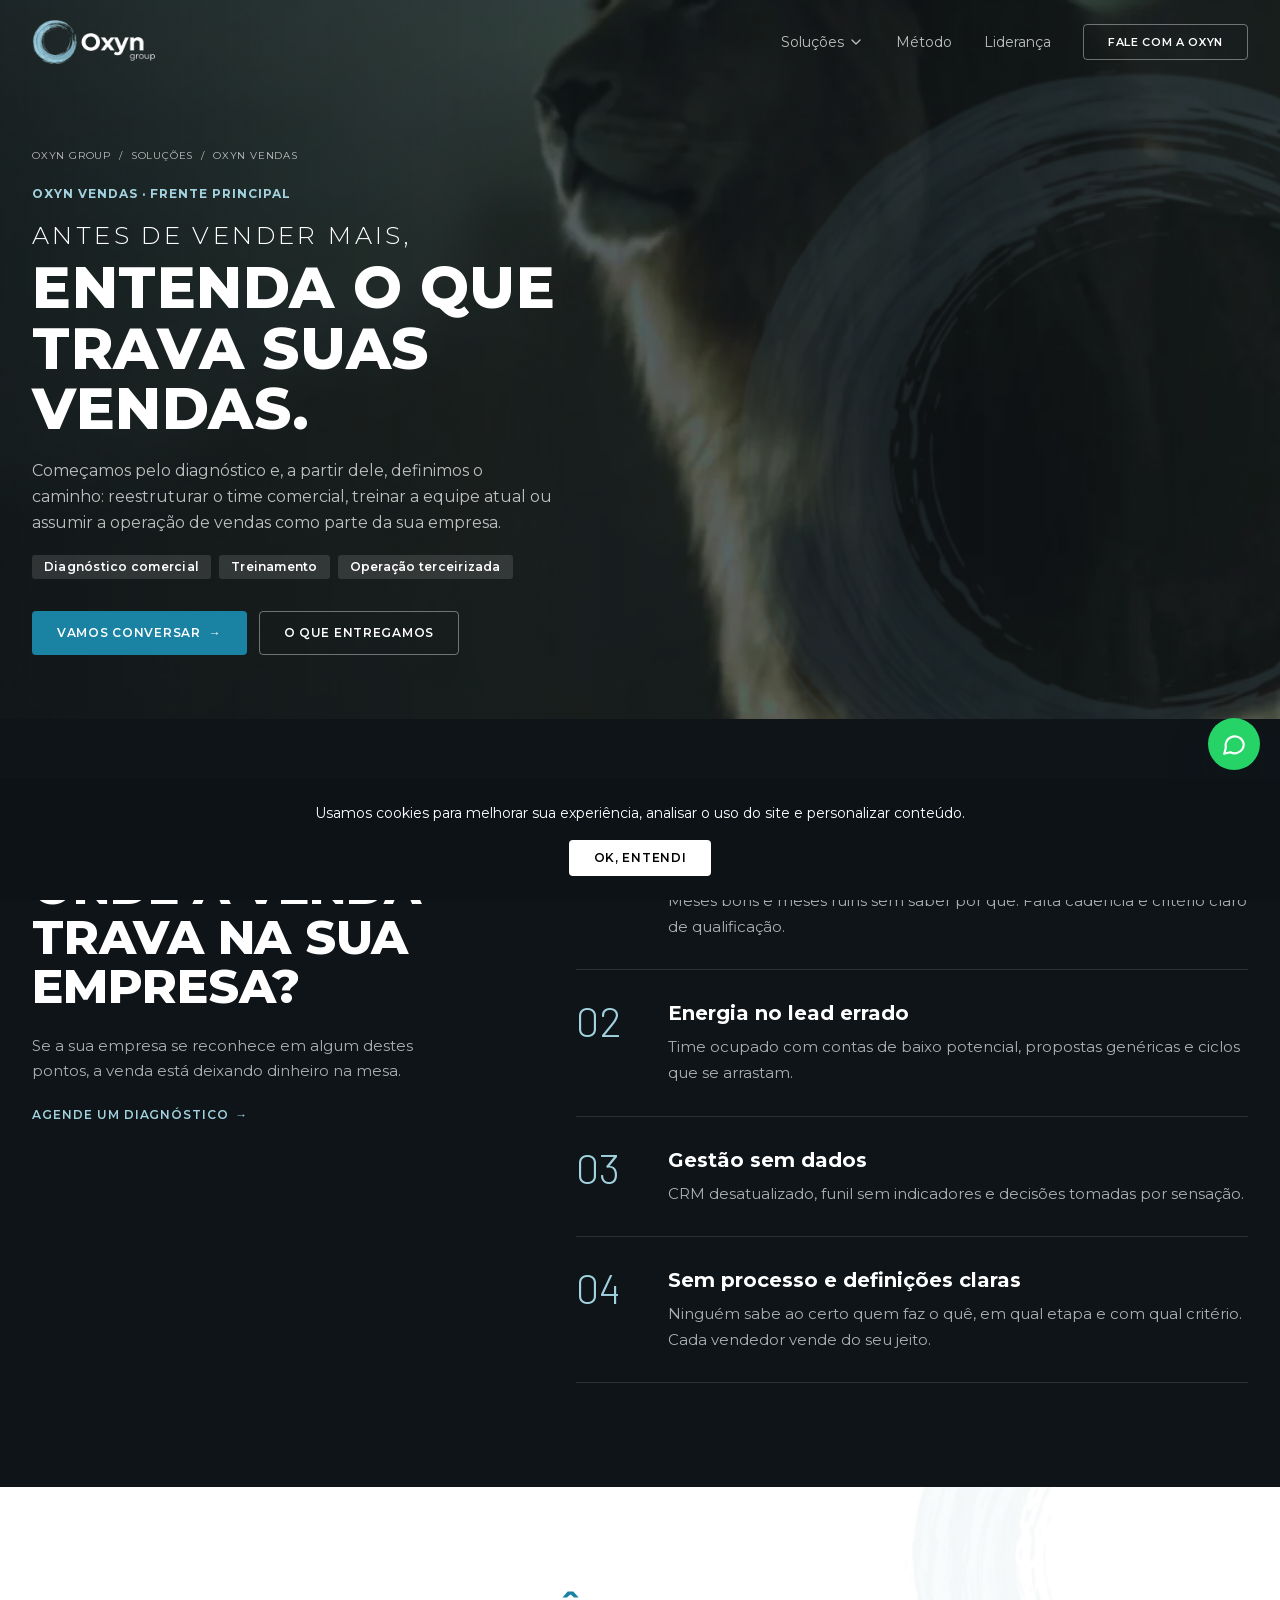
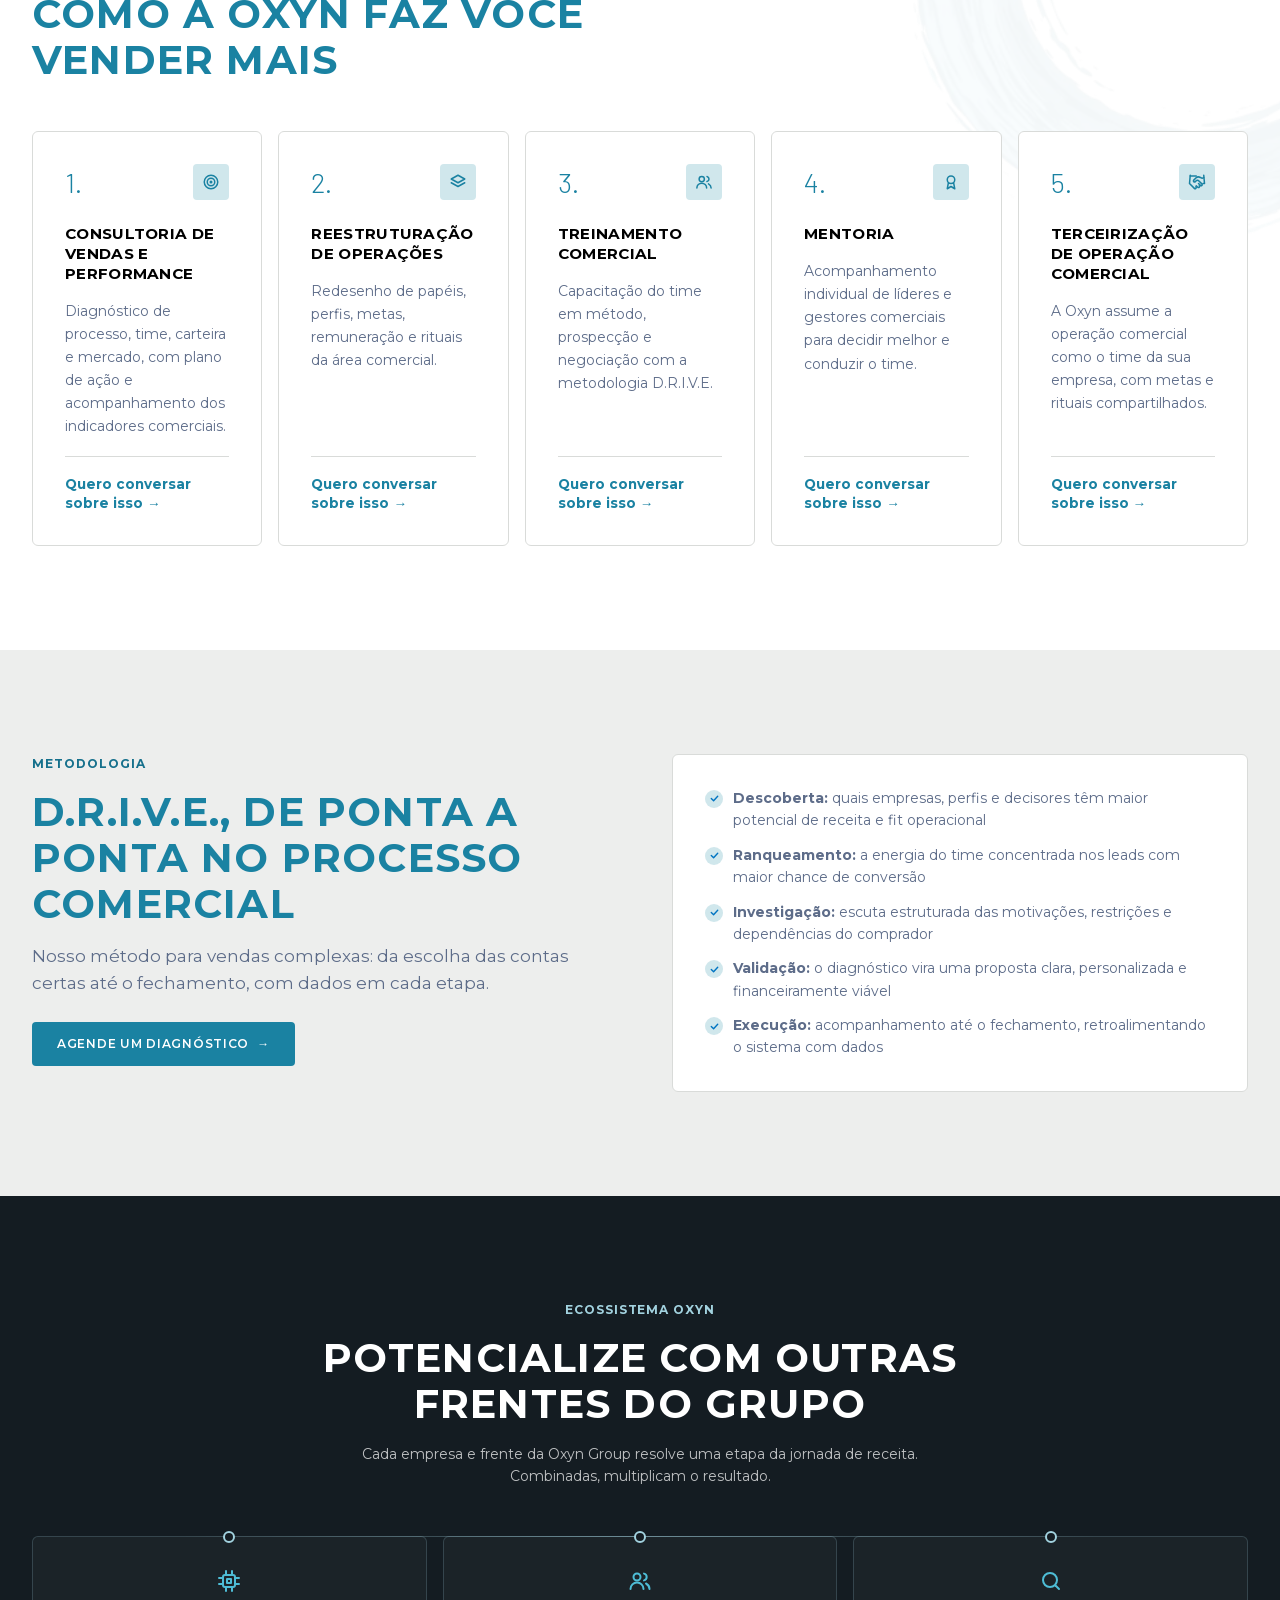
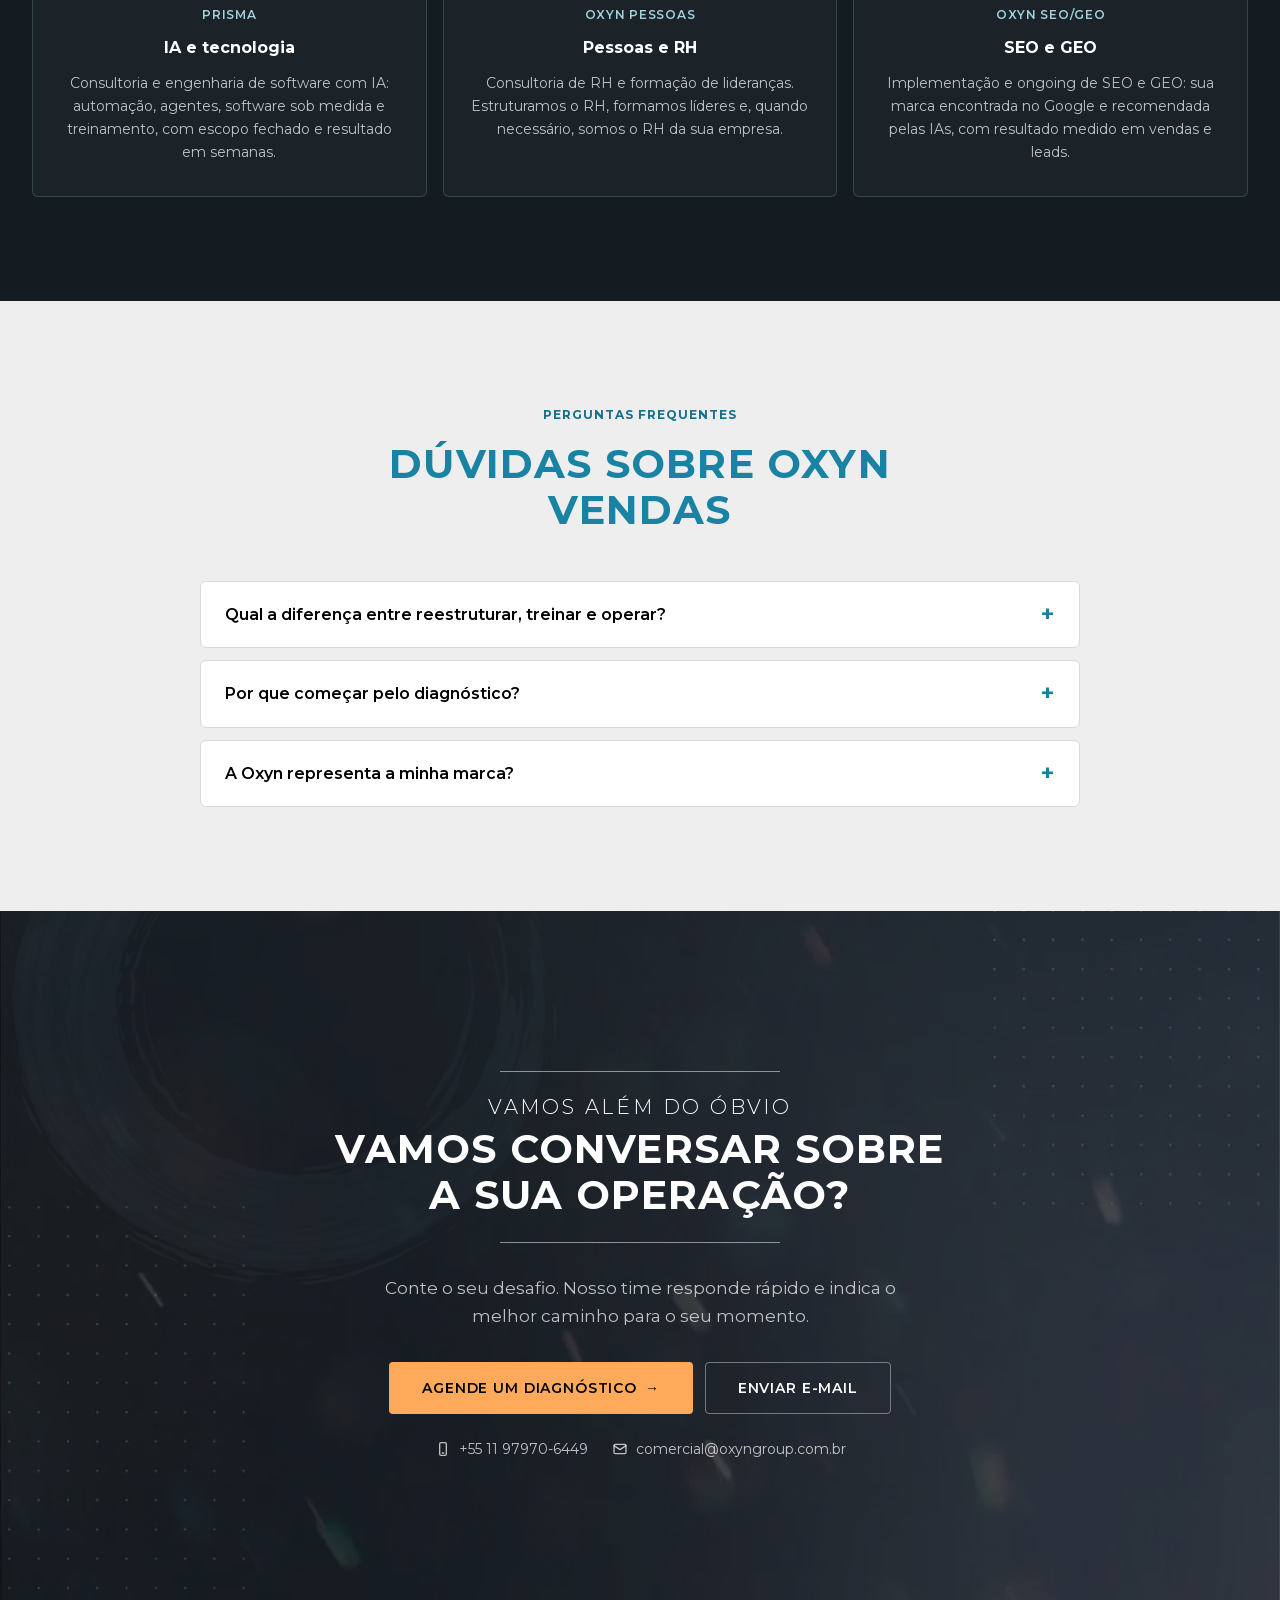
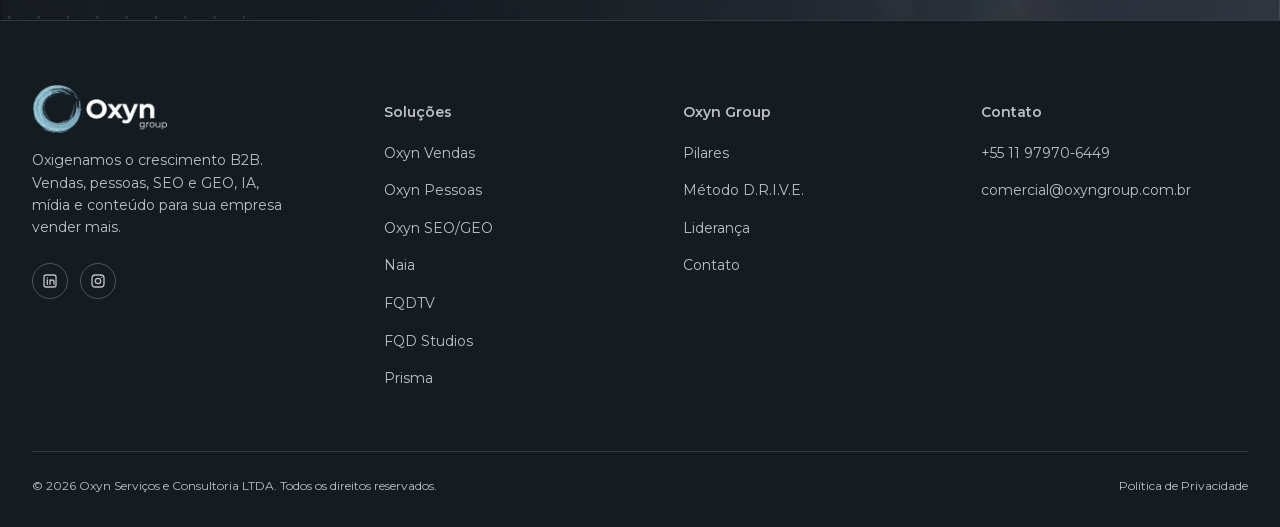
<file: solucoes/vendas.html>
<!doctype html>
<html lang="pt-BR">
<head>
<meta charset="utf-8">
<meta name="viewport" content="width=device-width, initial-scale=1">
<!-- Google Tag Manager -->
<script>
  window.dataLayer = window.dataLayer || [];
  function gtag(){dataLayer.push(arguments);}
  gtag('js', new Date());
  dataLayer.push({'gtm.start': new Date().getTime(), event: 'gtm.js'});
</script>
<script async src="https://www.googletagmanager.com/gtm.js?id=GTM-NHPPKLLN"></script>
<!-- End Google Tag Manager -->
<title>Consultoria de vendas B2B e terceirização comercial | Oxyn</title>
<meta name="description" content="Diagnóstico comercial, reestruturação do time, treinamento com a metodologia D.R.I.V.E., mentoria e operação de vendas terceirizada para empresas B2B.">
<link rel="canonical" href="https://www.oxyngroup.com.br/solucoes/vendas">
<meta name="theme-color" content="#141C22">
<meta property="og:type" content="website">
<meta property="og:locale" content="pt_BR">
<meta property="og:site_name" content="Oxyn Group">
<meta property="og:title" content="Consultoria de vendas B2B e terceirização comercial | Oxyn">
<meta property="og:description" content="Diagnóstico comercial, reestruturação do time, treinamento com a metodologia D.R.I.V.E., mentoria e operação de vendas terceirizada para empresas B2B.">
<meta property="og:url" content="https://www.oxyngroup.com.br/solucoes/vendas">
<meta property="og:image" content="https://www.oxyngroup.com.br/assets/img/og-oxyn.jpg">
<meta property="og:image:width" content="1200">
<meta property="og:image:height" content="630">
<meta name="twitter:card" content="summary_large_image">
<link rel="icon" href="/assets/img/favicon.png" type="image/png">
<link rel="apple-touch-icon" href="/assets/img/apple-touch-icon.png">
<link rel="preload" href="/assets/fonts/montserrat-latin.woff2" as="font" type="font/woff2" crossorigin>
<link rel="preload" href="/assets/img/foto-leao.webp" as="image" fetchpriority="high">
<style>@font-face{font-family:"Montserrat";font-style:normal;font-weight:300 800;font-display:swap;src:url("/assets/fonts/montserrat-latin.woff2") format("woff2")}@font-face{font-family:"Barlow";font-style:normal;font-weight:300;font-display:swap;src:url("/assets/fonts/barlow-300-latin.woff2") format("woff2")}@font-face{font-family:"Barlow";font-style:normal;font-weight:400;font-display:swap;src:url("/assets/fonts/barlow-400-latin.woff2") format("woff2")}@font-face{font-family:"Barlow";font-style:normal;font-weight:600;font-display:swap;src:url("/assets/fonts/barlow-600-latin.woff2") format("woff2")}:root{--color-navy:#141C22;--color-navy-deep:#0C1216;--color-primary:#1A82A2;--color-primary-hover:#146B86;--color-accent:#A2D2DF;--color-lagoa:#4EBDD6;--color-amber:#FFA95B;--color-nevoa:#D0E7EC;--color-linho:#FBF6F3;--color-ardosia:#5D6C89;--color-bg:#EDEEED;--color-surface:#FFFFFF;--color-muted:#EDEEED;--color-text:#000000;--color-text-muted:#5D6C89;--color-border:#D9DBD9;--color-gray:#C2C2C2;--color-on-dark:#FFFFFF;--color-on-dark-muted:rgba(255,255,255,.72);--color-glass:rgba(255,255,255,.04);--color-glass-border:rgba(255,255,255,.12);--c-cyan:#4EBDD6;--c-blue:#1A82A2;--c-teal:#1A82A2;--c-green:#5D6C89;--c-purple:#5D6C89;--c-steel:#5D6C89;--grad-brand:var(--color-primary);--grad-image-fade:linear-gradient(to top,rgba(0,0,0,.85),rgba(0,0,0,.4) 55%,rgba(0,0,0,0));--grad-hero-overlay:linear-gradient(90deg,rgba(12,18,22,.88) 0%,rgba(12,18,22,.62) 60%,rgba(12,18,22,.4) 100%);--font-heading:"Montserrat",Arial,sans-serif;--font-body:"Montserrat",Arial,sans-serif;--font-data:"Barlow",Arial,sans-serif;--fs-display:clamp(2.1rem,1.3rem + 3vw,3.6rem);--fs-h2:clamp(1.6rem,1.15rem + 1.7vw,2.5rem);--fs-h3:clamp(1.35rem,1.1rem + 1vw,1.85rem);--fs-h4:1.2rem;--fs-h5:1.05rem;--fs-lead:1.0625rem;--fs-body:1rem;--fs-sm:.875rem;--fs-xs:.75rem;--fs-stat:clamp(2.6rem,1.9rem + 2.4vw,4rem);--lh-tight:1.05;--lh-heading:1.15;--lh-body:1.6;--ls-display:.01em;--ls-eyebrow:.08em;--ls-title:.03em;--r-sm:3px;--r-md:4px;--r-lg:6px;--r-xl:8px;--r-section:0px;--r-pill:4px;--space-1:4px;--space-2:8px;--space-3:12px;--space-4:16px;--space-5:20px;--space-6:24px;--space-8:32px;--space-10:40px;--space-12:48px;--space-16:64px;--section-y:104px;--section-y-sm:88px;--section-y-cta:160px;--container:1240px;--gutter:32px;--shadow-sm:0 1px 2px rgba(0,0,0,.06);--shadow-md:0 8px 24px rgba(20,28,34,.08);--shadow-lg:0 20px 48px rgba(20,28,34,.18);--ease:cubic-bezier(.2,.7,.2,1);--dur:.3s;--nav-h:84px}@media (max-width:768px){:root{--gutter:16px;--section-y:72px;--section-y-sm:64px;--section-y-cta:104px;--nav-h:68px}}*,*::before,*::after{box-sizing:border-box}html{scroll-behavior:smooth;-webkit-text-size-adjust:100%}body{margin:0;font-family:var(--font-body);font-size:var(--fs-body);font-weight:500;line-height:var(--lh-body);color:var(--color-text);background:var(--color-surface);-webkit-font-smoothing:antialiased;overflow-x:hidden}img,svg{display:block;max-width:100%}a{color:inherit;text-decoration:none}h1,h2,h3,h4,h5,p{margin:0}ul{margin:0;padding:0;list-style:none}button{font:inherit;cursor:pointer}:focus-visible{outline:2px solid var(--color-accent);outline-offset:3px;border-radius:4px}[hidden]{display:none!important}.container{width:100%;max-width:calc(var(--container) + var(--gutter)*2);margin-inline:auto;padding-inline:var(--gutter)}.section{position:relative;padding-block:var(--section-y);--fg:var(--color-text);--fg-muted:var(--color-text-muted);--eyebrow:var(--color-primary);color:var(--fg)}.section--white{background:var(--color-surface)}.section--light{background:var(--color-bg)}.section--navy,.section--gradient,.section--overlay{--fg:var(--color-on-dark);--fg-muted:var(--color-on-dark-muted);--eyebrow:var(--color-accent)}.section--navy{background:var(--color-navy)}.section--gradient{background:var(--grad-brand)}.section--overlap{margin-top:calc(var(--r-section) * -1.5);border-radius:var(--r-section) var(--r-section) 0 0;z-index:2}.section--overlay{background:var(--color-navy-deep);overflow:hidden;padding-block:var(--section-y-cta)}.section--tight{padding-block:var(--section-y-sm)}.section-head{max-width:640px;margin-bottom:var(--space-12);display:grid;gap:var(--space-4)}.section-head--center{margin-inline:auto;text-align:center;justify-items:center}.section-head--split{max-width:none;display:flex;align-items:flex-end;justify-content:space-between;gap:var(--space-8)}.section-head--split>div:first-child{max-width:640px;display:grid;gap:var(--space-4)}.grid{display:grid;gap:var(--space-4)}.grid--2{grid-template-columns:repeat(2,1fr);gap:var(--space-4)}.grid--3{grid-template-columns:repeat(3,1fr)}.grid--4{grid-template-columns:repeat(4,1fr)}@media (max-width:1024px){.grid--4{grid-template-columns:repeat(2,1fr)}.grid--3{grid-template-columns:repeat(2,1fr)}}@media (max-width:640px){.grid--2,.grid--3,.grid--4{grid-template-columns:1fr}}.display,.h2,.h3,.h4,.h5{font-family:var(--font-heading);color:var(--fg,var(--color-text))}.display{font-size:var(--fs-display);font-weight:800;line-height:var(--lh-tight);letter-spacing:var(--ls-display)}.h2{font-size:var(--fs-h2);font-weight:700;line-height:var(--lh-heading);letter-spacing:-.01em}.h3{font-size:var(--fs-h3);font-weight:700;line-height:1.2}.h4{font-size:var(--fs-h4);font-weight:600;line-height:1.3}.h5{font-size:var(--fs-h5);font-weight:600;line-height:1.5}.eyebrow{font-family:var(--font-body);font-size:var(--fs-sm);font-weight:600;letter-spacing:var(--ls-eyebrow);text-transform:uppercase;color:var(--eyebrow,var(--color-primary))}.lead{font-size:var(--fs-lead);line-height:1.6;color:var(--fg-muted,var(--color-text-muted));max-width:560px}.section-head--center .lead{margin-inline:auto}.small{font-size:var(--fs-sm);line-height:1.6}.xs{font-size:var(--fs-xs)}.text-muted{color:var(--fg-muted,var(--color-text-muted))}.btn{display:inline-flex;align-items:center;justify-content:center;gap:var(--space-2);height:40px;padding:0 var(--space-6);border-radius:var(--r-pill);border:1px solid transparent;font-size:var(--fs-sm);font-weight:500;line-height:1;white-space:nowrap;transition:background var(--dur) var(--ease),border-color var(--dur) var(--ease),transform var(--dur) var(--ease),color var(--dur)}.btn:hover{transform:translateY(-1px)}.btn--primary{background:var(--color-primary);color:var(--color-on-dark)}.btn--primary:hover{background:var(--color-primary-hover)}.btn--ghost{background:transparent;color:var(--color-on-dark);border-color:rgba(245,247,250,.4)}.btn--ghost:hover{background:rgba(245,247,250,.1);border-color:rgba(245,247,250,.7)}.btn--outline{background:transparent;color:var(--color-navy);border-color:var(--color-border)}.btn--outline:hover{border-color:var(--color-navy)}.btn--lg{height:48px;padding:0 var(--space-8);font-size:var(--fs-body)}.btn--sm{height:36px;padding:0 var(--space-4)}.btn .arrow{transition:transform var(--dur) var(--ease)}.btn:hover .arrow,.link-arrow:hover .arrow{transform:translateX(3px)}.link-arrow{display:inline-flex;align-items:center;gap:6px;font-size:var(--fs-sm);font-weight:600;color:var(--color-primary)}.section--navy .link-arrow,.card--case .link-arrow{color:var(--color-accent)}.btn-row{display:flex;flex-wrap:wrap;gap:var(--space-3)}.tag{--t:var(--c-blue);display:inline-flex;align-items:center;padding:4px 12px;border-radius:var(--r-pill);font-size:var(--fs-xs);font-weight:500;line-height:16px;color:var(--t);background:color-mix(in srgb,var(--t) 10%,transparent)}.tag--cyan{--t:var(--c-cyan)}.tag--blue{--t:var(--c-blue)}.tag--teal{--t:var(--c-teal)}.tag--green{--t:var(--c-green)}.tag--purple{--t:var(--c-purple)}.tag--steel{--t:var(--c-steel)}.tag--dark{color:var(--color-on-dark);background:rgba(255,255,255,.12)}.tag--solid{color:var(--color-on-dark);background:color-mix(in srgb,var(--t) 85%,black)}.tags{display:flex;flex-wrap:wrap;gap:var(--space-2)}.icon{width:24px;height:24px;flex:none;stroke:currentColor;fill:none;stroke-width:2;stroke-linecap:round;stroke-linejoin:round}.icon--sm{width:16px;height:16px}.icon--lg{width:28px;height:28px}.icon--cyan{color:var(--c-cyan)}.icon--blue{color:var(--c-blue)}.icon--teal{color:var(--c-teal)}.icon--green{color:var(--c-green)}.icon--purple{color:var(--c-purple)}.icon--steel{color:var(--c-steel)}.icon-badge{display:inline-grid;place-items:center;width:36px;height:36px;border-radius:50%;background:color-mix(in srgb,var(--color-primary) 10%,transparent);color:var(--color-primary)}.icon-badge .icon{width:18px;height:18px}.num{font-size:var(--fs-xs);font-weight:600;letter-spacing:.03em;color:var(--color-primary)}.divider{height:1px;background:var(--color-border);border:0;margin:var(--space-4) 0}.section--navy .divider,.section--gradient .divider{background:var(--color-glass-border)}.card{position:relative;border-radius:var(--r-lg);padding:var(--space-8);display:flex;flex-direction:column;gap:var(--space-3);transition:transform var(--dur) var(--ease),box-shadow var(--dur) var(--ease),border-color var(--dur)}.card p{font-size:var(--fs-sm);line-height:1.65;color:var(--fg-muted,var(--color-text-muted))}.card--soft{background:var(--color-muted)}.section--light .card--soft{background:var(--color-surface)}.card--soft:hover{transform:translateY(-3px);box-shadow:var(--shadow-md)}.card--glass{background:var(--color-glass);border:1px solid var(--color-glass-border);padding:28px}.card--glass:hover{border-color:rgba(162,210,223,.45);background:rgba(255,255,255,.07)}.card--glass .h5{color:var(--color-on-dark)}.card--feature .card__top{display:flex;align-items:center;gap:var(--space-3);margin-bottom:var(--space-3)}.card--feature .h4{margin-bottom:var(--space-1)}.bento{display:grid;grid-template-columns:repeat(12,1fr);gap:var(--space-4)}.bento>.card--service{grid-column:span 3}.bento>.card--service:nth-child(-n+3){grid-column:span 4}.card--service{min-height:260px}.card--service .h3{margin-top:var(--space-2)}.card--service .tags{margin-top:auto;padding-top:var(--space-3)}@media (max-width:1024px){.bento{grid-template-columns:repeat(2,1fr)}.bento>.card--service,.bento>.card--service:nth-child(-n+3){grid-column:auto}.bento>.card--service:first-child{grid-column:span 2}}@media (max-width:640px){.bento{grid-template-columns:1fr}.bento>.card--service:first-child{grid-column:auto}}.card--case{--img:none;min-height:420px;padding:var(--space-6);justify-content:flex-end;overflow:hidden;color:var(--color-on-dark);background:var(--img) center/cover no-repeat,var(--ph,var(--grad-brand))}.card--case::before{content:"";position:absolute;inset:0;background:var(--grad-image-fade);transition:opacity var(--dur)}.card--case>*{position:relative}.card--case .h4{color:var(--color-on-dark);font-weight:700;max-width:30ch}.card--case .case__logo{font-family:var(--font-heading);font-weight:800;font-size:1.5rem;letter-spacing:-.02em}.card--case .case__foot{display:flex;align-items:center;justify-content:space-between;gap:var(--space-4);flex-wrap:wrap}.card--case:hover{transform:translateY(-3px);box-shadow:var(--shadow-lg)}.card--result{--t:var(--c-cyan);background:rgba(0,40,77,.55);border:1px solid var(--color-glass-border);border-left:3px solid var(--t);padding:var(--space-6) var(--space-6) var(--space-8);gap:var(--space-2);backdrop-filter:blur(6px)}.card--result .result__label{display:flex;align-items:center;gap:var(--space-2);font-size:var(--fs-xs);font-weight:600;letter-spacing:.04em;text-transform:uppercase;color:var(--color-on-dark)}.card--result .result__label .icon{color:var(--t);width:16px;height:16px}.card--result .result__value{font-family:var(--font-heading);font-weight:800;font-size:var(--fs-stat);line-height:1.1;color:var(--t);margin-top:var(--space-3)}.card--result .result__metric{font-weight:600;color:var(--color-on-dark)}.card--result .result__sub{font-size:var(--fs-xs);color:var(--t)}.card--result .divider{margin:var(--space-4) 0}.card--result.is-white{--t:var(--color-on-dark)}.card--result.is-white .result__sub{color:var(--c-cyan)}.card--tool .tool__logo{font-family:var(--font-heading);font-weight:800;font-size:1.6rem;letter-spacing:-.03em;color:var(--color-navy)}.card--tool .tool__logo span{color:var(--c-teal)}.card--tool .h4{font-size:1.25rem}.eco{position:relative}.eco::before{content:"";position:absolute;left:12.5%;right:12.5%;top:0;height:1px;background:linear-gradient(90deg,transparent,rgba(162,210,223,.5),transparent)}.card--eco{align-items:center;text-align:center;background:rgba(255,255,255,.03);border:1px solid rgba(162,210,223,.2);padding:var(--space-8) var(--space-6)}.card--eco::before{content:"";position:absolute;top:-6px;left:50%;width:12px;height:12px;margin-left:-6px;border-radius:50%;border:2px solid var(--color-accent);background:var(--color-navy)}.card--eco .h5{font-size:1rem;font-weight:700;color:var(--color-on-dark)}@media (max-width:1024px){.eco::before{display:none}}.nav{position:fixed;inset:0 0 auto;z-index:50;height:var(--nav-h);display:flex;align-items:center;transition:background var(--dur) var(--ease),box-shadow var(--dur),height var(--dur)}.nav.is-scrolled{background:rgba(20,28,34,.94);backdrop-filter:blur(10px);box-shadow:0 1px 0 rgba(245,247,250,.08);height:64px}.nav .container{display:flex;align-items:center;justify-content:space-between;gap:var(--space-6)}.brand{display:flex;flex-direction:column;line-height:1;color:var(--color-on-dark)}.brand__name{font-family:var(--font-heading);font-weight:800;font-size:1.35rem;letter-spacing:-.01em}.brand__sub{font-size:.58rem;font-weight:600;letter-spacing:.14em;text-transform:uppercase;color:var(--color-accent);margin-top:3px}.nav__links{display:flex;align-items:center;gap:var(--space-8);font-size:var(--fs-sm);color:var(--color-on-dark-muted)}.nav__links a:hover{color:var(--color-on-dark)}.nav__lang{display:inline-flex;align-items:center;gap:6px}.nav__toggle{display:none;background:none;border:0;color:var(--color-on-dark);padding:8px}@media (max-width:900px){.nav__toggle{display:block}.nav__links{position:fixed;inset:var(--nav-h) 0 auto;flex-direction:column;align-items:flex-start;gap:var(--space-5);padding:var(--space-6) var(--gutter) var(--space-8);background:var(--color-navy);transform:translateY(-120%);transition:transform var(--dur) var(--ease);z-index:-1}.nav.is-open .nav__links{transform:none}.nav.is-open{background:var(--color-navy)}}.hero{--img:none;position:relative;min-height:min(100vh,900px);display:flex;align-items:center;color:var(--color-on-dark);padding-block:calc(var(--nav-h) + var(--space-16)) var(--space-16);background:var(--img) center/cover no-repeat,var(--ph-hero);--fg:var(--color-on-dark);--fg-muted:var(--color-on-dark-muted);--eyebrow:var(--color-accent)}.hero::before{content:"";position:absolute;inset:0;background:var(--grad-hero-overlay)}.hero>.container{position:relative}.hero__content{max-width:680px;display:grid;gap:var(--space-5)}.hero .lead{font-size:var(--fs-body);max-width:520px}.hero .btn-row{margin-top:var(--space-3)}:root{--ph-hero:#1b252d}.marquee{overflow:hidden;mask-image:linear-gradient(90deg,transparent,#000 6%,#000 94%,transparent)}.marquee__track{display:flex;width:max-content;animation:marquee 40s linear infinite}.marquee__track>*{flex:none;margin-right:var(--space-8)}.marquee:hover .marquee__track{animation-play-state:paused}.logo-tile{display:grid;place-items:center;width:150px;height:64px;border-radius:var(--r-sm);background:var(--color-bg);border:1px solid var(--color-border);font-family:var(--font-heading);font-weight:700;color:#7d8fa0;font-size:1rem;letter-spacing:-.01em}@keyframes marquee{to{transform:translateX(-50%)}}@media (prefers-reduced-motion:reduce){.marquee__track{animation:none}}.stats-band{position:relative;overflow:hidden;border-radius:var(--r-lg);background:var(--color-navy);color:var(--color-on-dark);padding:var(--space-16) var(--space-8)}.stats-band::before{content:"";position:absolute;inset:0;opacity:.35;background-image:radial-gradient(rgba(255,255,255,.5) 1px,transparent 1.5px);background-size:22px 22px;mask-image:radial-gradient(ellipse at center,#000 20%,transparent 75%)}.stats{position:relative;display:grid;grid-template-columns:repeat(4,1fr);max-width:960px;margin-inline:auto}.stat{text-align:center;padding:var(--space-4) var(--space-6)}.stat+.stat{border-left:1px solid rgba(245,247,250,.25)}.stat__value{font-family:var(--font-heading);font-weight:800;font-size:var(--fs-stat);line-height:1.1;color:var(--color-accent)}.stat__label{margin-top:var(--space-2);font-size:var(--fs-xs);font-weight:500;text-transform:uppercase;letter-spacing:.04em;color:var(--color-on-dark-muted)}@media (max-width:768px){.stats{grid-template-columns:repeat(2,1fr);row-gap:var(--space-6)}.stat:nth-child(3){border-left:0}}.partners{display:flex;flex-wrap:wrap;justify-content:center;gap:var(--space-10) var(--space-16);max-width:760px;margin-inline:auto}.partner{display:grid;place-items:center;width:120px;height:56px;font-family:var(--font-heading);font-weight:700;color:#8a9aa9;filter:grayscale(1);opacity:.85;transition:opacity var(--dur),filter var(--dur)}.partner:hover{filter:none;opacity:1;color:var(--color-navy)}.carousel{position:relative}.carousel__track{display:grid;grid-auto-flow:column;grid-auto-columns:min(720px,86%);gap:var(--space-4);overflow-x:auto;scroll-snap-type:x mandatory;scrollbar-width:none;padding-bottom:var(--space-2)}.carousel__track::-webkit-scrollbar{display:none}.carousel__track>*{scroll-snap-align:start}.carousel__arrows{display:flex;gap:var(--space-2)}.carousel__arrow{display:grid;place-items:center;width:32px;height:32px;border-radius:50%;background:transparent;border:1px solid rgba(245,247,250,.3);color:var(--color-on-dark);transition:background var(--dur)}.carousel__arrow:hover{background:rgba(245,247,250,.1)}.carousel__dots{display:flex;justify-content:center;gap:6px;margin-top:var(--space-6)}.carousel__dot{width:6px;height:6px;border-radius:var(--r-pill);border:0;padding:0;background:rgba(245,247,250,.35);transition:width var(--dur),background var(--dur)}.carousel__dot.is-active{width:22px;background:var(--color-accent)}.cta-final{--img:none;background:var(--img) center/cover no-repeat,var(--ph-cta)}.cta-final::before{content:"";position:absolute;inset:0;background:rgba(12,18,22,.6)}.cta-final>.container{position:relative}.cta-final .section-head{margin-bottom:var(--space-8)}:root{--ph-cta:#141C22}.footer{background:var(--color-navy);color:var(--color-on-dark);padding-block:var(--space-16) var(--space-8);border-top:1px solid var(--color-glass-border)}.footer__grid{display:grid;grid-template-columns:1.2fr 1fr 1fr 1fr;gap:var(--space-8)}.footer h4,.footer__t{font-size:var(--fs-sm);font-weight:600;margin-bottom:var(--space-4);font-family:var(--font-body)}.footer li{margin-bottom:var(--space-3)}.footer li a,.footer p{font-size:var(--fs-sm);color:var(--color-on-dark-muted)}.footer li a:hover{color:var(--color-on-dark)}.footer p{margin-top:var(--space-4);max-width:260px}.socials{display:flex;gap:var(--space-3);margin-top:var(--space-6)}.socials a{display:grid;place-items:center;width:36px;height:36px;border-radius:50%;border:1px solid rgba(245,247,250,.25);color:var(--color-on-dark-muted)}.socials a:hover{color:var(--color-on-dark);border-color:var(--color-accent)}.footer__bottom{display:flex;justify-content:space-between;gap:var(--space-4);flex-wrap:wrap;margin-top:var(--space-12);padding-top:var(--space-6);border-top:1px solid var(--color-glass-border);font-size:var(--fs-xs);color:var(--color-on-dark-muted)}@media (max-width:900px){.footer__grid{grid-template-columns:1fr 1fr}}@media (max-width:560px){.footer__grid{grid-template-columns:1fr}}.cookie{position:fixed;inset:auto 0 0;z-index:60;background:#0b0b0b;color:#fff;padding:var(--space-6) var(--gutter);display:flex;flex-direction:column;align-items:center;gap:var(--space-4);text-align:center;font-size:var(--fs-sm)}.cookie .btn{background:#fff;color:#111;height:36px;font-weight:600}@media (max-width:768px){.section-head--split{flex-direction:column;align-items:flex-start}}[data-reveal]{opacity:0;transform:translateY(16px);transition:opacity .7s var(--ease),transform .7s var(--ease)}[data-reveal].is-visible{opacity:1;transform:none}@media (prefers-reduced-motion:reduce){[data-reveal]{opacity:1;transform:none}}.nav__links a[aria-current="page"]{color:var(--color-on-dark)}.nav__drop{position:relative}.nav__drop>button{display:inline-flex;align-items:center;gap:4px;background:none;border:0;padding:0;color:inherit;font-size:inherit}.nav__drop>button:hover{color:var(--color-on-dark)}.nav__menu{position:absolute;top:calc(100% + 14px);left:-16px;min-width:280px;display:grid;gap:2px;padding:var(--space-2);border-radius:var(--r-md);background:var(--color-navy);border:1px solid var(--color-glass-border);box-shadow:var(--shadow-lg);opacity:0;visibility:hidden;transform:translateY(-6px);transition:opacity var(--dur),transform var(--dur),visibility var(--dur)}.nav__drop:hover .nav__menu,.nav__drop:focus-within .nav__menu,.nav__drop.is-open .nav__menu{opacity:1;visibility:visible;transform:none}.nav__menu a{display:grid;gap:2px;padding:10px 12px;border-radius:var(--r-sm)}.nav__menu a:hover{background:rgba(245,247,250,.06)}.nav__menu b{font-weight:600;color:var(--color-on-dark);font-size:var(--fs-sm)}.nav__menu small{font-size:var(--fs-xs);color:var(--color-on-dark-muted)}@media (max-width:900px){.nav__links{max-height:calc(100vh - var(--nav-h));overflow-y:auto}.nav__drop{width:100%}.nav__menu{position:static;opacity:1;visibility:visible;transform:none;box-shadow:none;border:0;padding:var(--space-2) 0 0;min-width:0;background:none}.nav__drop>button{display:none}}.hero--page{min-height:auto;padding-block:calc(var(--nav-h) + var(--space-16)) var(--space-16)}.crumbs{display:flex;gap:8px;font-size:var(--fs-xs);color:var(--color-on-dark-muted);letter-spacing:.04em}.crumbs a:hover{color:var(--color-on-dark)}.logo-tile--text{width:auto;padding:0 24px;font-size:.95rem}a.card--service{color:inherit}.card--service .link-arrow{margin-top:var(--space-2)}.card--service .card__unit{font-size:var(--fs-xs);font-weight:600;letter-spacing:.08em;text-transform:uppercase;color:var(--color-text-muted)}.steps{display:grid;grid-template-columns:repeat(5,1fr);gap:var(--space-4);counter-reset:step}.step{position:relative;padding:var(--space-6);border-radius:var(--r-lg);background:var(--color-muted);display:grid;gap:var(--space-2);align-content:start}.section--light .step{background:#EAEEF5}.step__letter{font-family:var(--font-heading);font-weight:800;font-size:2.5rem;line-height:1;color:var(--color-primary)}.step .h5{margin-top:var(--space-2)}.step p{font-size:var(--fs-sm);color:var(--color-text-muted);line-height:1.6}.steps__result{margin-top:var(--space-4);padding:var(--space-6) var(--space-8);border-radius:var(--r-lg);background:var(--grad-brand);color:var(--color-on-dark);display:flex;align-items:center;justify-content:space-between;gap:var(--space-6);flex-wrap:wrap}.steps__result p{color:var(--color-on-dark-muted);max-width:640px}.steps__result b{font-family:var(--font-heading);font-size:var(--fs-h5);color:var(--color-on-dark)}@media (max-width:1024px){.steps{grid-template-columns:repeat(3,1fr)}}@media (max-width:640px){.steps{grid-template-columns:1fr}}.leader{align-items:flex-start}.leader__photo{width:72px;height:72px;border-radius:50%;background:var(--grad-brand) center/cover no-repeat;border:2px solid rgba(162,210,223,.45);display:grid;place-items:center;font-family:var(--font-heading);font-weight:800;color:var(--color-on-dark);margin-bottom:var(--space-2)}.leader__role{font-size:var(--fs-xs);font-weight:600;letter-spacing:.06em;text-transform:uppercase;color:var(--color-accent)}.checks{display:grid;gap:var(--space-3)}.checks li{position:relative;padding-left:28px;font-size:var(--fs-sm);line-height:1.6;color:var(--fg-muted,var(--color-text-muted))}.checks li::before{content:"";position:absolute;left:0;top:3px;width:18px;height:18px;border-radius:50%;background:color-mix(in srgb,var(--color-primary) 14%,transparent) url("data:image/svg+xml,%3Csvg xmlns='http://www.w3.org/2000/svg' viewBox='0 0 24 24' fill='none' stroke='%230074C2' stroke-width='3' stroke-linecap='round' stroke-linejoin='round'%3E%3Cpath d='m5 12 5 5 9-10'/%3E%3C/svg%3E") center/11px no-repeat}.split{display:grid;grid-template-columns:1fr 1fr;gap:var(--space-16);align-items:start}.split .section-head{margin-bottom:0}@media (max-width:900px){.split{grid-template-columns:1fr;gap:var(--space-8)}}.contact-line{display:flex;justify-content:center;gap:var(--space-6);flex-wrap:wrap;margin-top:var(--space-6);font-size:var(--fs-sm);color:var(--color-on-dark-muted)}.contact-line a{display:inline-flex;align-items:center;gap:8px}.contact-line a:hover{color:var(--color-on-dark)}.stats__source{position:relative;text-align:center;margin-top:var(--space-6);font-size:11px;color:var(--color-on-dark-muted)}.wa-float{position:fixed;right:20px;bottom:20px;z-index:55;display:grid;place-items:center;width:52px;height:52px;border-radius:50%;background:#25D366;color:#fff;box-shadow:var(--shadow-lg);transition:transform var(--dur) var(--ease)}.wa-float:hover{transform:scale(1.06)}.wa-float .icon{width:26px;height:26px}body.has-cookie .wa-float{bottom:130px}.faq{max-width:880px;margin-inline:auto;display:grid;gap:var(--space-3)}.faq details{border-radius:var(--r-lg);background:var(--color-muted);padding:var(--space-5) var(--space-6)}.section--light .faq details{background:#EAEEF5}.faq summary{cursor:pointer;list-style:none;display:flex;justify-content:space-between;gap:var(--space-4);font-family:var(--font-heading);font-weight:600;font-size:var(--fs-h5)}.faq summary::-webkit-details-marker{display:none}.faq summary::after{content:"+";font-size:1.5rem;line-height:1;color:var(--color-primary);transition:transform var(--dur)}.faq details[open] summary::after{transform:rotate(45deg)}.faq details p{margin-top:var(--space-3);font-size:var(--fs-sm);color:var(--color-text-muted);line-height:1.7}.display{font-weight:800;text-transform:uppercase;letter-spacing:var(--ls-display)}.h2{font-weight:700;text-transform:uppercase;letter-spacing:var(--ls-title);line-height:1.15}.section--white .h2,.section--light .h2,.sg .h2{color:var(--color-primary)}.h3{font-weight:700}.h4,.h5{font-weight:600}.thin{display:block;font-weight:300;font-size:.5em;letter-spacing:.14em;margin-bottom:.35em}.display .thin{font-size:.42em}.eyebrow{font-size:var(--fs-xs);font-weight:700;letter-spacing:var(--ls-eyebrow)}.lead{font-weight:400}body{font-weight:400}.card p{font-weight:400}.signature{display:grid;justify-items:center;text-align:center;gap:var(--space-4)}.signature::before,.signature::after{content:"";width:min(280px,60%);height:1px;background:currentColor;opacity:.5}.signature .h2,.signature .display{margin-block:var(--space-2)}.has-ring{position:relative;overflow:hidden;isolation:isolate}.has-ring::after{content:"";position:absolute;z-index:-1;pointer-events:none;width:var(--ring-size,560px);aspect-ratio:1;right:var(--ring-x,-180px);top:var(--ring-y,-200px);background:url("/assets/img/anel.webp") center/contain no-repeat;opacity:var(--ring-o,.1)}.has-ring>.container{position:relative;z-index:1}.hero.has-ring::after{z-index:0;--ring-size:820px;--ring-x:-260px;--ring-y:8%;--ring-o:.22}.hero.has-ring>.container{z-index:2}.has-ring::after{animation:ring-spin 40s linear infinite;will-change:transform}@keyframes ring-spin{to{transform:rotate(360deg)}}@media (prefers-reduced-motion:reduce){.has-ring::after{animation:none!important}}.hero.has-ring::before{z-index:1}.dotgrid{position:absolute;right:var(--gutter);top:-12%;width:240px;height:140px;opacity:.4;pointer-events:none;background-image:radial-gradient(rgba(255,255,255,.7) 1px,transparent 1.5px);background-size:22px 22px}@media (max-width:900px){.dotgrid{display:none}}.brand{align-items:flex-start}.brand__logo{height:44px;width:auto;max-width:none}.nav.is-scrolled .brand__logo{height:38px}.footer .brand__logo{height:48px}@media (max-width:768px){.brand__logo{height:36px}}.btn{font-weight:600;text-transform:uppercase;letter-spacing:.06em;font-size:var(--fs-xs);height:44px;padding:0 var(--space-6)}.btn--lg{height:52px;font-size:var(--fs-sm);padding:0 var(--space-8)}.btn--sm{height:36px;font-size:11px}.btn--outline{color:var(--color-primary);border-color:var(--color-primary)}.btn--outline:hover{background:var(--color-primary);color:#fff}.btn--amber{background:var(--color-amber);color:#000}.btn--amber:hover{background:#ff9a3d}.card--soft{background:var(--color-surface);border:1px solid var(--color-border)}.section--white .card--soft{background:var(--color-surface)}.card--soft:hover{border-color:var(--color-primary);box-shadow:var(--shadow-md)}.card--service .card__unit{color:var(--color-primary)}.card--feature .h4{text-transform:uppercase;letter-spacing:.02em;font-size:1rem;font-weight:700}.icon-badge{border-radius:var(--r-md);background:var(--color-nevoa);color:var(--color-primary)}.tag{border-radius:var(--r-sm);font-weight:600;letter-spacing:.02em}.tag--blue,.tag--teal,.tag--cyan{--t:var(--color-primary)}.num{font-family:var(--font-data);font-weight:300;font-size:1.75rem;line-height:1;color:var(--color-primary);letter-spacing:0;margin-left:auto}.stats-band{background:var(--color-primary);border-radius:0}.stats-band::before{display:none}.stats-band.has-ring{--ring-size:520px;--ring-x:-120px;--ring-y:-140px;--ring-o:.22}.stats-band.has-ring::after{z-index:0}.stats{z-index:1}.stat{text-align:left;padding:var(--space-4) var(--space-6)}.stat+.stat{border-left:1px solid rgba(255,255,255,.3)}.stat__value{font-family:var(--font-data);font-weight:300;color:#fff;letter-spacing:-.01em;white-space:nowrap}.stat__label{text-transform:none;letter-spacing:0;font-size:var(--fs-sm);font-weight:600;color:#fff;margin-top:var(--space-3)}.stat__source{margin-top:var(--space-3);font-size:10px;font-weight:500;letter-spacing:.08em;text-transform:uppercase;color:rgba(255,255,255,.75)}@media (max-width:768px){.stat:nth-child(odd){border-left:0}}.step{background:var(--color-surface);border:1px solid var(--color-border);border-radius:var(--r-lg)}.section--light .step{background:var(--color-surface)}.step__letter{font-family:var(--font-data);font-weight:600;font-size:3rem}.step .h5{text-transform:uppercase;letter-spacing:.03em;font-weight:700;font-size:.95rem}.steps__result{border-radius:var(--r-lg)}.frame{position:relative;display:inline-grid;gap:var(--space-2);padding:var(--space-8) var(--space-10);background:var(--color-surface);color:var(--color-text);max-width:520px}.frame::before{content:"";position:absolute;inset:0;transform:translate(18px,18px);border:1px solid rgba(255,255,255,.85);pointer-events:none}.frame .h2{color:var(--color-primary)}.frame p{color:var(--color-text-muted)}.photo-section{--img:none;background:var(--img) center/cover no-repeat,var(--color-navy)}.photo-section::before{content:"";position:absolute;inset:0;background:rgba(12,18,22,var(--ov,.6))}.photo-section>.container{position:relative;z-index:1}.leader__photo{background-color:var(--color-primary);font-family:var(--font-data);font-weight:400;font-size:1.4rem}.leader .h5{font-size:1.1rem}.grid--leaders{grid-template-columns:repeat(3,1fr)}@media (max-width:1024px){.grid--leaders{grid-template-columns:repeat(2,1fr)}}@media (max-width:640px){.grid--leaders{grid-template-columns:1fr}}.footer{background:var(--color-navy)}.faq details{border-radius:var(--r-lg);background:var(--color-surface);border:1px solid var(--color-border)}.section--light .faq details{background:var(--color-surface)}.faq summary{font-family:var(--font-heading);font-size:1rem;font-weight:600}.cookie{background:var(--color-navy-deep)}.cookie .btn{background:#fff;color:#000}.logo-tile{border-radius:var(--r-sm);background:var(--color-surface);color:var(--color-ardosia);font-weight:600;text-transform:uppercase;letter-spacing:.08em;font-size:.8rem}.checks li::before{background-color:var(--color-nevoa)}.crumbs{text-transform:uppercase;letter-spacing:.08em;font-size:10px}.nav__menu{background:var(--color-navy)}.logo-tile--img{width:170px;padding:0 20px;background:none;border:0}.logo-tile--img img{max-width:124px;max-height:38px;width:auto;height:auto;filter:brightness(0);opacity:.5;transition:opacity var(--dur)}a.logo-tile--img:hover img{opacity:.85}.logo-tile--img img[alt^="Bersaglio"]{max-height:54px}.logo-tile--img:has(img[alt^="Paula Torres"]){width:210px}.logo-tile--img img[alt^="Paula Torres"]{max-width:170px}.sector{display:grid;justify-items:center;align-content:center;gap:12px;width:150px;flex:none;text-align:center}.sector .icon{width:36px;height:36px;stroke-width:1.5;color:var(--color-primary)}.sector span{font-size:var(--fs-xs);font-weight:600;letter-spacing:.08em;text-transform:uppercase;color:var(--color-ardosia);white-space:nowrap}.leak{position:relative;margin-top:var(--space-12)}.leak__phases{display:grid;grid-template-columns:3fr 1fr 2fr;gap:var(--space-4);margin-bottom:var(--space-6)}.leak__phase{font-size:var(--fs-xs);font-weight:600;letter-spacing:.12em;text-transform:uppercase;color:var(--color-accent);padding-bottom:var(--space-3);border-bottom:1px solid rgba(255,255,255,.25)}.leak__steps{position:relative;display:grid;grid-template-columns:repeat(6,1fr);gap:var(--space-4)}.leak__steps::before{content:"";position:absolute;left:0;right:0;top:9px;height:1px;background:rgba(162,210,223,.35)}.leak__step{position:relative;display:grid;gap:var(--space-3);align-content:start;padding-top:36px}.leak__step::before{content:"";position:absolute;top:3px;left:0;width:13px;height:13px;border-radius:50%;background:var(--color-navy);border:2px solid var(--color-accent)}.leak__n{font-family:var(--font-data);font-weight:300;font-size:2.4rem;line-height:1;color:#fff}.leak__stage{font-weight:700;font-size:.95rem;text-transform:uppercase;letter-spacing:.03em;color:#fff}.leak__pain{font-size:var(--fs-sm);color:var(--color-on-dark-muted);line-height:1.6}.leak__front{margin-top:var(--space-2);display:inline-flex;align-items:center;gap:6px;font-size:var(--fs-xs);font-weight:700;letter-spacing:.06em;text-transform:uppercase;color:var(--color-lagoa)}.leak__front:hover{color:#fff}@media (max-width:1024px){.leak__phases{display:none}.leak__steps{grid-template-columns:repeat(3,1fr);row-gap:var(--space-10)}.leak__steps::before{display:none}}@media (max-width:640px){.leak__steps{grid-template-columns:1fr}}.leak__step{display:flex;flex-direction:column;gap:var(--space-3)}.leak__front{margin-top:auto;padding-top:var(--space-2)}.leak__phases{margin-bottom:var(--space-8)}.leak__phase{display:flex;align-items:baseline;justify-content:space-between;gap:var(--space-3);padding-bottom:var(--space-4);border-bottom:3px solid var(--color-primary)}.leak__phase b{font-family:var(--font-heading);font-size:clamp(1.15rem,.9rem + .8vw,1.6rem);font-weight:800;letter-spacing:.06em;color:#fff}.leak__phase small{font-family:var(--font-data);font-size:var(--fs-sm);font-weight:400;letter-spacing:.02em;text-transform:none;color:var(--color-accent);white-space:nowrap}.leak__phases{grid-template-columns:repeat(6,1fr)}.leak__phase:nth-child(1){grid-column:span 3}.leak__phase:nth-child(2){grid-column:span 1}.leak__phase:nth-child(3){grid-column:span 2}.leak__phase{flex-direction:column;align-items:flex-start;justify-content:flex-end;gap:4px}.sol{position:relative;overflow:hidden;background:#0E1418;color:#fff;padding:92px 0 64px;--fg:#fff;--fg-muted:rgba(255,255,255,.7);--eyebrow:var(--color-accent)}.sol__photo{position:absolute;inset:0 0 auto;height:520px;background:url("/assets/img/foto-leao.webp") 78% 30%/cover no-repeat;filter:saturate(.75)}.sol__photo::before{content:"";position:absolute;inset:0;background:linear-gradient(90deg,#0E1418 0%,rgba(14,20,24,.94) 38%,rgba(14,20,24,.55) 70%,rgba(14,20,24,.35) 100%)}.sol__photo::after{content:"";position:absolute;left:0;right:0;bottom:0;height:120px;background:linear-gradient(180deg,rgba(14,20,24,0),#0E1418)}.sol.has-ring{--ring-size:520px;--ring-x:-120px;--ring-y:40px;--ring-o:.2}.sol.has-ring::after{z-index:0}.sol>.container{position:relative;z-index:1}.sol__top{display:flex;flex-direction:column;gap:26px}.sol__top .dotgrid{top:4px;right:var(--gutter)}.sol__kicker{display:flex;align-items:center;gap:16px;font-size:11px;font-weight:600;letter-spacing:.26em;color:var(--color-accent)}.sol__kicker::before{content:"";width:48px;height:1px;background:var(--color-accent)}.sol__title{margin:0;display:flex;flex-direction:column;gap:4px;font-family:var(--font-heading);text-transform:uppercase}.sol__title small{font-size:clamp(1.05rem,.8rem + .9vw,1.65rem);font-weight:300;letter-spacing:.2em;color:rgba(255,255,255,.88)}.sol__title b{font-size:clamp(2.25rem,1rem + 6vw,6.25rem);font-weight:800;line-height:.94;letter-spacing:-.015em}.sol__title b span{color:var(--color-primary)}.sol__creds{display:flex;flex-wrap:wrap;margin-top:6px}.sol__cred{display:flex;flex-direction:column;gap:4px;padding:0 40px}.sol__cred:first-child{padding-left:0}.sol__cred+.sol__cred{border-left:1px solid rgba(255,255,255,.22)}.sol__cred b{font-family:var(--font-data);font-size:2.5rem;font-weight:300;line-height:1}.sol__cred span{font-size:12px;line-height:1.5;color:rgba(255,255,255,.66)}.sol__layer{margin-top:72px;display:grid;grid-template-columns:300px repeat(3,minmax(0,1fr));background:#141C22;border-top:2px solid var(--color-primary)}.sol__brand{display:flex;flex-direction:column;justify-content:center;gap:10px;padding:34px 36px;background:var(--color-primary);color:#fff}.sol__brand:hover{background:var(--color-primary-hover)}.sol__brand small{font-size:11px;font-weight:600;letter-spacing:.22em;color:var(--color-nevoa)}.sol__brand b{font-family:var(--font-heading);font-size:3.25rem;font-weight:800;letter-spacing:.05em;line-height:1}.sol__step{display:flex;flex-direction:column;gap:12px;padding:32px 34px}.sol__step+.sol__step{border-left:1px solid rgba(255,255,255,.1)}.sol__step em{font-style:normal;font-family:var(--font-data);font-size:2.9rem;font-weight:300;line-height:1;color:var(--color-accent)}.sol__step b{font-size:1.125rem;font-weight:700;line-height:1.3}.sol__step span{font-size:13px;line-height:1.55;color:rgba(255,255,255,.66)}.sol__cos{margin-top:40px;display:grid;grid-template-columns:300px repeat(5,minmax(0,1fr))}.sol__cos-label{font-size:11px;font-weight:600;letter-spacing:.22em;line-height:1.8;color:var(--color-accent);padding:18px 36px 0 0}.sol__co{display:flex;flex-direction:column;gap:6px;padding:18px 20px 0 0;border-top:1px solid rgba(255,255,255,.18);transition:border-color var(--dur)}.sol__co b{font-size:17px;font-weight:700}.sol__co span{font-size:12px;line-height:1.5;color:rgba(255,255,255,.62)}.sol__co:hover{border-top-color:var(--color-accent)}.sol__co:hover b{color:var(--color-accent)}.sol__foot{margin-top:56px;display:flex;justify-content:space-between;align-items:center;gap:40px;flex-wrap:wrap}.sol__foot p{font-size:15px;line-height:1.6;color:rgba(255,255,255,.72)}.sol__foot p strong{color:#fff;font-weight:600}@media (max-width:1100px){.sol__layer{grid-template-columns:repeat(3,minmax(0,1fr))}.sol__brand{grid-column:1/-1}.sol__cos{grid-template-columns:repeat(3,minmax(0,1fr));row-gap:24px}.sol__cos-label{grid-column:1/-1;padding:0}}@media (max-width:700px){.sol{padding-top:72px}.sol__cred{padding:0 20px}.sol__cred b{font-size:2rem}.sol__layer{grid-template-columns:1fr;margin-top:48px}.sol__step+.sol__step{border-left:0;border-top:1px solid rgba(255,255,255,.1)}.sol__cos{grid-template-columns:1fr 1fr}}.sol__kicker,.sol__brand small,.sol__cos-label{text-transform:uppercase}@media (max-width:700px){.sol__creds{flex-wrap:nowrap}.sol__cred{padding:0 12px;flex:1 1 0;min-width:0}.sol__cred b{font-size:1.75rem}.sol__cred span{font-size:10.5px}.sol__cred span br{display:none}}.sol__photo{left:auto;right:0;width:min(64%,1000px);height:560px;background-position:center 18%;background-size:cover}.sol__photo::before{background:linear-gradient(90deg,#0E1418 0%,rgba(14,20,24,.7) 30%,rgba(14,20,24,.25) 65%,rgba(14,20,24,.15) 100%)}@media (max-width:900px){.sol__photo{width:100%;height:420px;opacity:.55}}.sol.has-ring{--ring-size:560px;--ring-x:-200px;--ring-y:600px;--ring-o:.12}.sol .dotgrid{display:none}.sol__photo{width:min(56%,780px);height:585px;background-position:center top;background-size:cover}.sol__photo::before{background:linear-gradient(90deg,#0E1418 0%,rgba(14,20,24,.55) 25%,rgba(14,20,24,.15) 60%,rgba(14,20,24,.1) 100%)}.sol__photo{left:0;right:0;width:auto;height:620px;background:url("/assets/img/foto-abstrato-escuro.webp") center/cover no-repeat;filter:none;transform:scaleX(-1)}.sol__photo::before{background:rgba(14,20,24,.35)}.sol__photo::after{height:220px}@media (max-width:900px){.sol__photo{height:520px;opacity:1}}.sol::after{content:"";position:absolute;z-index:0;right:0;bottom:0;width:min(46%,640px);height:420px;pointer-events:none;background-image:radial-gradient(rgba(162,210,223,.55) 1px,transparent 1.6px);background-size:22px 22px;-webkit-mask-image:radial-gradient(ellipse at 80% 80%,#000 10%,transparent 70%);mask-image:radial-gradient(ellipse at 80% 80%,#000 10%,transparent 70%)}.nav__group{display:block;padding:12px 12px 4px;font-size:10px;font-weight:700;letter-spacing:.16em;text-transform:uppercase;color:var(--color-accent)}.nav__group:first-child{padding-top:6px}.sol__cos{grid-template-columns:260px 2fr 4fr;column-gap:0}.sol__group{display:flex;flex-direction:column;gap:14px;padding-right:28px}.sol__group+.sol__group{padding-left:28px;padding-right:0;border-left:1px solid rgba(255,255,255,.12)}.sol__group-t{font-size:10px;font-weight:700;letter-spacing:.18em;text-transform:uppercase;color:rgba(255,255,255,.5)}.sol__group-items{display:grid;grid-auto-flow:column;grid-auto-columns:minmax(0,1fr);gap:20px}.sol__group .sol__co{padding-right:0}@media (max-width:1100px){.sol__cos{grid-template-columns:1fr 1fr;row-gap:24px}.sol__cos-label{grid-column:1/-1}}@media (max-width:700px){.sol__cos{grid-template-columns:1fr}.sol__group,.sol__group+.sol__group{padding:0;border-left:0}.sol__group-items{grid-auto-flow:row;grid-template-columns:1fr 1fr}}.hero__split{display:grid;grid-template-columns:minmax(0,1fr) minmax(220px,380px);gap:var(--space-12);align-items:center}.hero__logo{display:grid;place-items:center}.hero__logo img{width:100%;max-width:340px;max-height:260px;height:auto;object-fit:contain;filter:drop-shadow(0 18px 40px rgba(0,0,0,.35))}.hero__logo a{display:grid;place-items:center;width:100%;transition:transform var(--dur),opacity var(--dur)}.hero__logo a:hover{transform:translateY(-3px);opacity:.9}@media (max-width:900px){.hero__split{grid-template-columns:1fr}.hero__logo{order:-1;justify-items:start}.hero__logo img{max-width:180px;max-height:120px}}.hero__content--home{max-width:820px;gap:26px}.hero__content--home .lead{font-size:var(--fs-lead);max-width:600px;color:rgba(255,255,255,.78)}.hero__content--home .btn-row{margin-top:6px}.hero__pains{margin-top:72px;display:grid;grid-template-columns:200px repeat(3,minmax(0,1fr));border-top:1px solid rgba(255,255,255,.22)}.hero__pains-t{padding:22px 24px 0 0;font-size:11px;font-weight:600;letter-spacing:.22em;line-height:1.8;text-transform:uppercase;color:var(--color-accent)}.hero__pains>div{display:grid;grid-template-columns:auto 1fr;column-gap:14px;row-gap:4px;align-content:start;padding:22px 28px 0;border-left:1px solid rgba(255,255,255,.12)}.hero__pains em{grid-row:span 2;font-style:normal;font-family:var(--font-data);font-weight:300;font-size:2rem;line-height:1;color:var(--color-accent)}.hero__pains b{font-size:15px;font-weight:700;line-height:1.35}.hero__pains span{font-size:13px;line-height:1.5;color:rgba(255,255,255,.62)}@media (max-width:1024px){.hero__pains{grid-template-columns:1fr 1fr 1fr}.hero__pains-t{grid-column:1/-1;padding-top:18px}.hero__pains>div:nth-child(2){border-left:0;padding-left:0}}@media (max-width:700px){.hero__pains{grid-template-columns:1fr;margin-top:48px}.hero__pains>div{border-left:0;padding:16px 0 0}}.founders{background:#0E1418;color:#fff;--fg:#fff;--fg-muted:rgba(255,255,255,.7);--eyebrow:var(--color-accent)}.founders__head{display:flex;justify-content:space-between;align-items:flex-end;gap:var(--space-12);flex-wrap:wrap;margin-bottom:var(--space-12)}.founders__head>div{display:flex;flex-direction:column;gap:22px}.founders__head .sol__title b{font-size:clamp(2.1rem,1rem + 4.2vw,4.75rem)}.founders__head .lead{max-width:420px;font-size:15px;color:rgba(255,255,255,.7)}.founders__grid{display:grid;grid-template-columns:repeat(5,minmax(0,1fr));gap:20px}.founder{display:flex;flex-direction:column}.founder__photo{position:relative;overflow:hidden;aspect-ratio:3/4;background:#141C22}.founder__photo img{width:100%;height:100%;object-fit:cover;object-position:center 20%;filter:grayscale(1) contrast(1.05) brightness(.92);transition:transform .8s var(--ease),filter .5s var(--ease)}.founder__photo::after{content:"";position:absolute;left:0;bottom:0;height:3px;width:0;background:var(--color-primary);transition:width .5s var(--ease)}.founder:hover .founder__photo img{transform:scale(1.04);filter:grayscale(1) contrast(1.08) brightness(1)}.founder:hover .founder__photo::after{width:100%}.founder__body{display:flex;flex-direction:column;gap:8px;padding-top:20px;margin-top:20px;border-top:1px solid rgba(255,255,255,.18)}.founder__role{font-size:11px;font-weight:600;letter-spacing:.18em;text-transform:uppercase;color:var(--color-accent)}.founder__name{margin:0;font-family:var(--font-heading);font-size:1.2rem;font-weight:700;line-height:1.25;color:#fff}.founder__body p{font-size:13px;line-height:1.6;color:rgba(255,255,255,.62)}.founder__photo img[alt^="Beatriz"]{object-position:center 30%}@media (max-width:1100px){.founders__grid{grid-template-columns:repeat(3,minmax(0,1fr));row-gap:40px}}@media (max-width:700px){.founders__grid{grid-template-columns:none;grid-auto-flow:column;grid-auto-columns:78%;overflow-x:auto;scroll-snap-type:x mandatory;padding-bottom:8px;scrollbar-width:none}.founders__grid::-webkit-scrollbar{display:none}.founder{scroll-snap-align:start}}.card--feature .card__top .num{order:-1;margin-left:0}.card--feature .card__top .icon-badge{margin-left:auto}.pains{background:#0E1418;color:#fff;--fg:#fff;--fg-muted:rgba(255,255,255,.7);--eyebrow:var(--color-accent)}.pains__wrap{display:grid;grid-template-columns:5fr 7fr;gap:var(--space-16);align-items:start}.pains__head{position:sticky;top:110px;display:flex;flex-direction:column;gap:22px}.pains__title{margin:0;font-family:var(--font-heading);font-size:clamp(1.9rem,1.2rem + 2.2vw,3.1rem);font-weight:800;line-height:1.05;letter-spacing:-.005em;text-transform:uppercase;color:#fff}.pains__head p:not(.sol__kicker){font-size:15px;line-height:1.65;color:rgba(255,255,255,.66);max-width:400px}.pains__head .link-arrow{color:var(--color-accent);text-transform:uppercase;letter-spacing:.08em;font-size:12px}.pains__list{border-top:1px solid rgba(255,255,255,.22)}.pains__row{display:grid;grid-template-columns:76px minmax(0,1fr);gap:var(--space-4);padding:30px 0;border-bottom:1px solid rgba(255,255,255,.12);transition:background var(--dur)}.pains__row em{font-style:normal;font-family:var(--font-data);font-weight:300;font-size:2.6rem;line-height:1;color:var(--color-accent);transition:color var(--dur)}.pains__row b{display:block;font-size:1.25rem;font-weight:700;line-height:1.3;margin-bottom:8px}.pains__row span{font-size:15px;line-height:1.6;color:rgba(255,255,255,.66)}.pains__row:hover em{color:var(--color-primary)}@media (max-width:900px){.pains__wrap{grid-template-columns:1fr;gap:var(--space-10)}.pains__head{position:static}.pains__row{grid-template-columns:56px minmax(0,1fr)}.pains__row em{font-size:2rem}}.grid--5{grid-template-columns:repeat(5,minmax(0,1fr))}.grid--5 .card--feature .h4{font-size:.95rem}@media (max-width:1200px){.grid--5{grid-template-columns:repeat(3,minmax(0,1fr))}}@media (max-width:700px){.grid--5{grid-template-columns:1fr}}.card--offer .offer-cta{margin-top:auto;padding-top:18px;border-top:1px solid var(--color-border);display:inline-flex;align-items:center;gap:8px;font-size:12px;font-weight:700;letter-spacing:.08em;text-transform:uppercase;color:var(--color-primary)}.card--offer p{margin-bottom:6px}.card--offer .offer-cta:hover{color:var(--color-primary-hover)}.card--offer .offer-cta:hover .arrow{transform:translateX(3px)}.card--offer:has(.offer-cta:hover){border-color:var(--color-primary)}.card--offer .offer-cta{white-space:nowrap;letter-spacing:.06em;font-size:11.5px;justify-content:flex-start}.card--offer .offer-cta{display:block;white-space:normal;text-transform:none;letter-spacing:0;font-size:13.5px;line-height:1.4}.card--offer .offer-cta .arrow{display:inline-block}.hero__pains{grid-template-columns:repeat(5,minmax(0,1fr))}.hero__pains-t{grid-column:1/-1;padding:20px 0 0}.hero__pains>div{padding:18px 22px 0}.hero__pains>div:nth-child(2){border-left:0;padding-left:0}.hero__pains>div{grid-template-columns:1fr}.hero__pains em{grid-row:auto;font-size:1.75rem;margin-bottom:8px}@media (max-width:1100px){.hero__pains{grid-template-columns:repeat(3,minmax(0,1fr));row-gap:22px}.hero__pains>div:nth-child(5){border-left:0;padding-left:0}}@media (max-width:700px){.hero__pains{grid-template-columns:1fr}.hero__pains>div{border-left:0;padding:14px 0 0;grid-template-columns:auto 1fr;column-gap:14px}.hero__pains em{grid-row:span 2;margin:0}}.founders__grid{grid-template-columns:repeat(7,minmax(0,1fr));gap:18px}.founder__photo--vazia{background:#141C22;border:1px solid rgba(255,255,255,.1)}.founder__body p{font-size:12.5px}@media (max-width:1200px){.founders__grid{grid-template-columns:repeat(3,minmax(0,1fr));row-gap:40px}}@media (max-width:700px){.founders__grid{grid-template-columns:none}}.founder__name{white-space:nowrap;font-size:1.1rem}@media (max-width:1400px){.founder__name{font-size:1rem}}.founder__photo img[alt^="Vinicius"]{object-position:center 15%}@media (max-width:700px){.founders__head{gap:var(--space-6);margin-bottom:var(--space-8)}.founders__grid{display:flex;flex-direction:column;overflow:visible;gap:0;padding:0;border-top:1px solid rgba(255,255,255,.18)}.founder{display:grid;grid-template-columns:96px minmax(0,1fr);column-gap:18px;align-items:start;padding:22px 0;border-bottom:1px solid rgba(255,255,255,.12)}.founder__photo{aspect-ratio:3/4}.founder__photo::after{display:none}.founder__body{border-top:0;margin-top:0;padding-top:2px;gap:6px}.founder__name{font-size:1.1rem;white-space:normal}.founder__body p{font-size:13px;line-height:1.55}}.section--white,.section--light{--eyebrow:#16708C}.nf-links{display:flex;flex-wrap:wrap;gap:10px 22px;margin-top:8px}.nf-links a{font-size:14px;font-weight:600;color:var(--color-accent);text-decoration:none}.nf-links a:hover{text-decoration:underline;text-underline-offset:4px}</style>
<script type="application/ld+json">
[
  {
    "@context": "https://schema.org",
    "@type": "Service",
    "name": "Consultoria comercial B2B e terceirização de vendas",
    "serviceType": "Vendas",
    "provider": {
      "@type": "Organization",
      "name": "Oxyn Group",
      "url": "https://www.oxyngroup.com.br"
    },
    "brand": {
      "@type": "Brand",
      "name": "Oxyn Vendas"
    },
    "areaServed": "BR",
    "description": "Começamos pelo diagnóstico e, a partir dele, definimos o caminho: reestruturar o time comercial, treinar a equipe atual ou assumir a operação de vendas como parte da sua empresa.",
    "url": "https://www.oxyngroup.com.br/solucoes/vendas"
  },
  {
    "@context": "https://schema.org",
    "@type": "FAQPage",
    "mainEntity": [
      {
        "@type": "Question",
        "name": "Qual a diferença entre reestruturar, treinar e operar?",
        "acceptedAnswer": {
          "@type": "Answer",
          "text": "Reestruturar é redesenhar o time: papéis, perfis, metas e rituais. Treinar é capacitar o time atual em método, prospecção e negociação. Operar é a Oxyn assumir a área comercial como o time da sua empresa."
        }
      },
      {
        "@type": "Question",
        "name": "Por que começar pelo diagnóstico?",
        "acceptedAnswer": {
          "@type": "Answer",
          "text": "Porque contratar mais vendedores raramente resolve. Na maioria dos casos, o problema está antes: no perfil de cliente mal definido ou em um funil sem critério de priorização. O diagnóstico mostra se o gargalo está no processo, no time ou no mercado."
        }
      },
      {
        "@type": "Question",
        "name": "A Oxyn representa a minha marca?",
        "acceptedAnswer": {
          "@type": "Answer",
          "text": "Não representamos marcas: vestimos a camisa. Quando faz sentido, assumimos a operação comercial com a sua marca, metas, rituais e indicadores compartilhados."
        }
      }
    ]
  }
]
</script>
</head>
<body class="has-cookie">
<noscript><iframe src="https://www.googletagmanager.com/ns.html?id=GTM-NHPPKLLN" height="0" width="0" style="display:none;visibility:hidden"></iframe></noscript>

<svg id="icon-sprite" width="0" height="0" style="position:absolute" aria-hidden="true">
  <symbol id="i-arrow-right" viewBox="0 0 24 24"><path d="M5 12h14M13 6l6 6-6 6"/></symbol>
  <symbol id="i-chevron-left" viewBox="0 0 24 24"><path d="M15 18l-6-6 6-6"/></symbol>
  <symbol id="i-chevron-right" viewBox="0 0 24 24"><path d="M9 18l6-6-6-6"/></symbol>
  <symbol id="i-external" viewBox="0 0 24 24"><path d="M14 4h6v6M20 4l-9 9M18 14v5a1 1 0 0 1-1 1H5a1 1 0 0 1-1-1V7a1 1 0 0 1 1-1h5"/></symbol>
  <symbol id="i-menu" viewBox="0 0 24 24"><path d="M4 7h16M4 12h16M4 17h16"/></symbol>
  <symbol id="i-cart" viewBox="0 0 24 24"><circle cx="9" cy="20" r="1.4"/><circle cx="18" cy="20" r="1.4"/><path d="M2.5 3h2.6l2.3 11.2a1.6 1.6 0 0 0 1.6 1.3h8.6a1.6 1.6 0 0 0 1.6-1.2L21 7H6"/></symbol>
  <symbol id="i-wrench" viewBox="0 0 24 24"><path d="M14.7 6.3a4 4 0 0 0 5.2 5.2l-8.6 8.6a2.1 2.1 0 0 1-3-3l8.6-8.6a4 4 0 0 0-2.2-2.2Z"/><path d="M14.7 6.3 17 4"/></symbol>
  <symbol id="i-megaphone" viewBox="0 0 24 24"><path d="M3 11v2a1 1 0 0 0 1 1h3l6 4V6L7 10H4a1 1 0 0 0-1 1Z"/><path d="M17 9a4 4 0 0 1 0 6"/></symbol>
  <symbol id="i-globe" viewBox="0 0 24 24"><circle cx="12" cy="12" r="9"/><path d="M3 12h18M12 3a14 14 0 0 1 0 18M12 3a14 14 0 0 0 0 18"/></symbol>
  <symbol id="i-layers" viewBox="0 0 24 24"><path d="m12 3 9 5-9 5-9-5 9-5Z"/><path d="m3 13 9 5 9-5"/></symbol>
  <symbol id="i-cpu" viewBox="0 0 24 24"><rect x="6" y="6" width="12" height="12" rx="2"/><path d="M10 10h4v4h-4zM9 2v4M15 2v4M9 18v4M15 18v4M2 9h4M2 15h4M18 9h4M18 15h4"/></symbol>
  <symbol id="i-award" viewBox="0 0 24 24"><circle cx="12" cy="9" r="5"/><path d="m8.5 13.2-1.5 7.8 5-3 5 3-1.5-7.8"/></symbol>
  <symbol id="i-zap" viewBox="0 0 24 24"><path d="M13 2 4 14h7l-1 8 9-12h-7l1-8Z"/></symbol>
  <symbol id="i-bag" viewBox="0 0 24 24"><rect x="4" y="7" width="16" height="14" rx="2"/><path d="M9 10V6a3 3 0 0 1 6 0v4"/></symbol>
  <symbol id="i-message" viewBox="0 0 24 24"><path d="M21 12a8.5 8.5 0 0 1-12.4 7.6L3 21l1.4-5.4A8.5 8.5 0 1 1 21 12Z"/></symbol>
  <symbol id="i-users" viewBox="0 0 24 24"><circle cx="9" cy="8" r="3.5"/><path d="M2.5 20a6.5 6.5 0 0 1 13 0M16 4.6a3.5 3.5 0 0 1 0 6.8M18 14.5a6.5 6.5 0 0 1 3.5 5.5"/></symbol>
  <symbol id="i-trend" viewBox="0 0 24 24"><path d="m3 17 6-6 4 4 8-8M15 7h6v6"/></symbol>
  <symbol id="i-phone" viewBox="0 0 24 24"><rect x="7" y="2.5" width="10" height="19" rx="2"/><path d="M11 18h2"/></symbol>
  <symbol id="i-chart" viewBox="0 0 24 24"><path d="M4 20h16M7 16v-4M12 16V8M17 16v-7"/></symbol>
  <symbol id="i-database" viewBox="0 0 24 24"><ellipse cx="12" cy="5.5" rx="7.5" ry="2.5"/><path d="M4.5 5.5v13c0 1.4 3.4 2.5 7.5 2.5s7.5-1.1 7.5-2.5v-13M4.5 12c0 1.4 3.4 2.5 7.5 2.5s7.5-1.1 7.5-2.5"/></symbol>
  <symbol id="i-linkedin" viewBox="0 0 24 24"><rect x="3" y="3" width="18" height="18" rx="3"/><path d="M8 10.5V17M8 7.5v.01M12 17v-6.5M12 13.5a3 3 0 0 1 6 0V17"/></symbol>
  <symbol id="i-instagram" viewBox="0 0 24 24"><rect x="3" y="3" width="18" height="18" rx="5"/><circle cx="12" cy="12" r="4"/><path d="M17.5 6.5v.01"/></symbol>
  <symbol id="i-youtube" viewBox="0 0 24 24"><rect x="2.5" y="5" width="19" height="14" rx="4"/><path d="m10 9 5 3-5 3V9Z"/></symbol>
  <symbol id="i-chevron-down" viewBox="0 0 24 24"><path d="m6 9 6 6 6-6"/></symbol>
  <symbol id="i-search" viewBox="0 0 24 24"><circle cx="11" cy="11" r="7"/><path d="m20 20-3.5-3.5"/></symbol>
  <symbol id="i-target" viewBox="0 0 24 24"><circle cx="12" cy="12" r="9"/><circle cx="12" cy="12" r="5"/><circle cx="12" cy="12" r="1"/></symbol>
  <symbol id="i-video" viewBox="0 0 24 24"><rect x="2.5" y="6" width="13" height="12" rx="2"/><path d="m15.5 10 6-3.5v11l-6-3.5"/></symbol>
  <symbol id="i-camera" viewBox="0 0 24 24"><path d="M4 8h3l2-3h6l2 3h3a1 1 0 0 1 1 1v10a1 1 0 0 1-1 1H4a1 1 0 0 1-1-1V9a1 1 0 0 1 1-1Z"/><circle cx="12" cy="13.5" r="3.5"/></symbol>
  <symbol id="i-handshake" viewBox="0 0 24 24"><path d="m11 17 2 2a1.4 1.4 0 0 0 2-2"/><path d="m14 14 2.5 2.5a1.4 1.4 0 0 0 2-2l-3.9-3.9a2.8 2.8 0 0 0-4 0l-.9.9a1.4 1.4 0 1 1-2-2l2.8-2.8a4.9 4.9 0 0 1 6 -.7l.5.3a4 4 0 0 0 2.8.5L21 6"/><path d="m21 3 1 11h-2"/><path d="M3 3 2 14l6.5 6.5a1.4 1.4 0 0 0 2-2"/><path d="M3 4h8"/></symbol>
  <symbol id="i-mail" viewBox="0 0 24 24"><rect x="3" y="5" width="18" height="14" rx="2"/><path d="m3 7 9 6 9-6"/></symbol>
  <symbol id="i-factory" viewBox="0 0 24 24"><path d="M2 20a2 2 0 0 0 2 2h16a2 2 0 0 0 2-2V8l-7 5V8l-7 5V4a2 2 0 0 0-2-2H4a2 2 0 0 0-2 2Z"/><path d="M17 18h1M12 18h1M7 18h1"/></symbol>
  <symbol id="i-wheat" viewBox="0 0 24 24"><path d="M2 22 16 8"/><path d="M3.47 12.53 5 11l1.53 1.53a3.5 3.5 0 0 1 0 4.94L5 19l-1.53-1.53a3.5 3.5 0 0 1 0-4.94Z"/><path d="M7.47 8.53 9 7l1.53 1.53a3.5 3.5 0 0 1 0 4.94L9 15l-1.53-1.53a3.5 3.5 0 0 1 0-4.94Z"/><path d="M11.47 4.53 13 3l1.53 1.53a3.5 3.5 0 0 1 0 4.94L13 11l-1.53-1.53a3.5 3.5 0 0 1 0-4.94Z"/><path d="M20 2h2v2a4 4 0 0 1-4 4h-2V6a4 4 0 0 1 4-4Z"/><path d="M11.47 17.47 13 19l-1.53 1.53a3.5 3.5 0 0 1-4.94 0L5 19l1.53-1.53a3.5 3.5 0 0 1 4.94 0Z"/><path d="M15.47 13.47 17 15l-1.53 1.53a3.5 3.5 0 0 1-4.94 0L9 15l1.53-1.53a3.5 3.5 0 0 1 4.94 0Z"/><path d="M19.47 9.47 21 11l-1.53 1.53a3.5 3.5 0 0 1-4.94 0L13 11l1.53-1.53a3.5 3.5 0 0 1 4.94 0Z"/></symbol>
  <symbol id="i-pill" viewBox="0 0 24 24"><path d="m10.5 20.5 10-10a4.95 4.95 0 1 0-7-7l-10 10a4.95 4.95 0 1 0 7 7Z"/><path d="m8.5 8.5 7 7"/></symbol>
  <symbol id="i-store" viewBox="0 0 24 24"><path d="M6 2 3 6v14a2 2 0 0 0 2 2h14a2 2 0 0 0 2-2V6l-3-4Z"/><path d="M3 6h18"/><path d="M16 10a4 4 0 0 1-8 0"/></symbol>
  <symbol id="i-graduation" viewBox="0 0 24 24"><path d="M21.42 10.92a1 1 0 0 0-.02-1.84L12.83 5.18a2 2 0 0 0-1.66 0L2.6 9.08a1 1 0 0 0 0 1.83l8.57 3.91a2 2 0 0 0 1.66 0Z"/><path d="M22 10v6"/><path d="M6 12.5V16a6 3 0 0 0 12 0v-3.5"/></symbol>
  <symbol id="i-bank" viewBox="0 0 24 24"><path d="M3 22h18"/><path d="M6 18v-7M10 18v-7M14 18v-7M18 18v-7"/><path d="M12 2 20 7H4Z"/></symbol>
  <symbol id="i-plane" viewBox="0 0 24 24"><path d="M17.8 19.2 16 11l3.5-3.5C21 6 21.5 4 21 3c-1-.5-3 0-4.5 1.5L13 8 4.8 6.2c-.5-.1-.9.1-1.1.5l-.3.5c-.2.5-.1 1 .3 1.3L9 12l-2 3H4l-1 1 3 2 2 3 1-1v-3l3-2 3.5 5.3c.3.4.8.5 1.3.3l.5-.2c.4-.3.6-.7.5-1.2Z"/></symbol>
  <symbol id="i-car" viewBox="0 0 24 24"><path d="M19 17h2c.6 0 1-.4 1-1v-3c0-.9-.7-1.7-1.5-1.9C18.7 10.6 16 10 16 10s-1.3-1.4-2.2-2.3c-.5-.4-1.1-.7-1.8-.7H5c-.6 0-1.1.4-1.4.9l-1.4 2.9A3.7 3.7 0 0 0 2 12v4c0 .6.4 1 1 1h2"/><circle cx="7" cy="17" r="2"/><path d="M9 17h6"/><circle cx="17" cy="17" r="2"/></symbol>
</svg>

  <!-- NAV | logo 02 (fonte branca) sobre fundo escuro + dropdown de solucoes -->
  <nav class="nav" data-component="nav">
    <div class="container">
      <a href="/" class="brand" aria-label="Oxyn Group, página inicial">
        <img class="brand__logo" src="/assets/img/logo-oxyn-branco.webp" alt="Oxyn Group" width="240" height="86">
      </a>
      <div class="nav__links" id="nav-links">
        <div class="nav__drop">
          <button type="button" aria-expanded="false">Soluções <svg class="icon icon--sm"><use href="#i-chevron-down"/></svg></button>
          <div class="nav__menu">
            <span class="nav__group">Oxyn</span>
            <a href="/solucoes/vendas" aria-current="page"><b>Oxyn Vendas</b><small>Consultoria comercial e operação de vendas</small></a>
            <a href="/solucoes/pessoas"><b>Oxyn Pessoas</b><small>Consultoria de RH, lideranças e RH como serviço</small></a>
            <a href="/solucoes/seo-geo"><b>Oxyn SEO/GEO</b><small>Implementação e ongoing de SEO e GEO</small></a>
            <span class="nav__group">Empresas do grupo</span>
            <a href="/solucoes/naia-geo-seo"><b>Naia</b><small>Plataforma de monitoramento da marca nas IAs</small></a>
            <a href="/solucoes/fqdtv"><b>FQDTV</b><small>Mídia para públicos de nicho</small></a>
            <a href="/solucoes/fqd-studios"><b>FQD Studios</b><small>Estúdio de gravação e gravações externas</small></a>
            <a href="/solucoes/prisma"><b>Prisma</b><small>Consultoria de IA e software sob medida</small></a>
          </div>
        </div>
        <a href="/#metodo">Método</a>
        <a href="/#lideranca">Liderança</a>
        <a href="https://wa.me/5511979706449?text=Ol%C3%A1%21%20Vim%20pelo%20site%20da%20Oxyn%20%28Oxyn%20Vendas%2C%20menu%29%20e%20quero%20conversar%20com%20a%20Oxyn." class="btn btn--ghost btn--sm" target="_blank" rel="noopener">Fale com a Oxyn</a>
      </div>
      <button class="nav__toggle" aria-label="Abrir menu" aria-expanded="false" aria-controls="nav-links"><svg class="icon"><use href="#i-menu"/></svg></button>
    </div>
  </nav>
  <main id="conteudo">
  <!-- HERO interno | uma foto por pagina, sobreposicao escura -->
  <header class="hero hero--page has-ring" data-section="hero" style="--img:url('/assets/img/foto-leao.webp')">
    <div class="container">
      <div class="hero__content">
        <nav class="crumbs" aria-label="Trilha"><a href="/">Oxyn Group</a><span>/</span><a href="/#solucoes">Soluções</a><span>/</span><span>Oxyn Vendas</span></nav>
        <p class="eyebrow">Oxyn Vendas · Frente principal</p>
        <h1 class="display"><span class="thin">Antes de vender mais,</span>entenda o que trava suas vendas.</h1>
        <p class="lead">Começamos pelo diagnóstico e, a partir dele, definimos o caminho: reestruturar o time comercial, treinar a equipe atual ou assumir a operação de vendas como parte da sua empresa.</p>
        <div class="tags"><span class="tag tag--dark">Diagnóstico comercial</span><span class="tag tag--dark">Treinamento</span><span class="tag tag--dark">Operação terceirizada</span></div>
        <div class="btn-row">
          <a href="https://wa.me/5511979706449?text=Ol%C3%A1%21%20Vim%20pelo%20site%20da%20Oxyn%20%28Oxyn%20Vendas%2C%20banner%29%20e%20quero%20conversar%20com%20a%20Oxyn." class="btn btn--primary" target="_blank" rel="noopener">Vamos conversar <span class="arrow">→</span></a>
          <a href="#entregas" class="btn btn--ghost">O que entregamos</a>
        </div>
      </div>
    </div>
  </header>

  <!-- DESAFIO -->
  <section class="section pains" data-section="problem">
    <div class="container pains__wrap">
      <header class="pains__head" data-reveal>
        <p class="sol__kicker">O desafio</p>
        <h2 class="pains__title">Onde a venda trava na sua empresa?</h2>
        <p>Se a sua empresa se reconhece em algum destes pontos, a venda está deixando dinheiro na mesa.</p>
        <a href="https://wa.me/5511979706449?text=Ol%C3%A1%21%20Vim%20pelo%20site%20da%20Oxyn%20%28Oxyn%20Vendas%2C%20O%20desafio%29%20e%20quero%20agendar%20um%20diagn%C3%B3stico." class="link-arrow" target="_blank" rel="noopener">Agende um diagnóstico <span class="arrow">→</span></a>
      </header>
      <div class="pains__list">
        <div class="pains__row" data-reveal><em>01</em><div><b>Resultado instável</b><span>Meses bons e meses ruins sem saber por quê. Falta cadência e critério claro de qualificação.</span></div></div>
        <div class="pains__row" data-reveal><em>02</em><div><b>Energia no lead errado</b><span>Time ocupado com contas de baixo potencial, propostas genéricas e ciclos que se arrastam.</span></div></div>
        <div class="pains__row" data-reveal><em>03</em><div><b>Gestão sem dados</b><span>CRM desatualizado, funil sem indicadores e decisões tomadas por sensação.</span></div></div>
        <div class="pains__row" data-reveal><em>04</em><div><b>Sem processo e definições claras</b><span>Ninguém sabe ao certo quem faz o quê, em qual etapa e com qual critério. Cada vendedor vende do seu jeito.</span></div></div>
      </div>
    </div>
  </section>

  <!-- ENTREGAS -->
  <section class="section section--white has-ring" id="entregas" data-section="deliverables" style="--ring-o:.08">
    <div class="container">
      <header class="section-head" data-reveal>
        <h2 class="h2">Como a Oxyn faz você vender mais</h2>
      </header>
      <div class="grid grid--5">
        <article class="card card--soft card--feature card--offer" data-reveal>
          <div class="card__top"><span class="icon-badge"><svg class="icon"><use href="#i-target"/></svg></span><span class="num">1.</span></div>
          <h3 class="h4">Consultoria de vendas e performance</h3>
          <p>Diagnóstico de processo, time, carteira e mercado, com plano de ação e acompanhamento dos indicadores comerciais.</p>
          <a class="offer-cta" href="https://wa.me/5511979706449?text=Ol%C3%A1%21%20Vim%20pelo%20site%20da%20Oxyn%20%28Oxyn%20Vendas%2C%20Como%20a%20Oxyn%20faz%20voc%C3%AA%20vender%20mais%29%20e%20quero%20conversar%20sobre%3A%20Consultoria%20de%20vendas%20e%20performance." target="_blank" rel="noopener" data-oferta="consultoria-de-vendas-e-performance">Quero conversar sobre isso <span class="arrow">→</span></a>
        </article>
        <article class="card card--soft card--feature card--offer" data-reveal>
          <div class="card__top"><span class="icon-badge"><svg class="icon"><use href="#i-layers"/></svg></span><span class="num">2.</span></div>
          <h3 class="h4">Reestruturação de operações</h3>
          <p>Redesenho de papéis, perfis, metas, remuneração e rituais da área comercial.</p>
          <a class="offer-cta" href="https://wa.me/5511979706449?text=Ol%C3%A1%21%20Vim%20pelo%20site%20da%20Oxyn%20%28Oxyn%20Vendas%2C%20Como%20a%20Oxyn%20faz%20voc%C3%AA%20vender%20mais%29%20e%20quero%20conversar%20sobre%3A%20Reestrutura%C3%A7%C3%A3o%20de%20opera%C3%A7%C3%B5es." target="_blank" rel="noopener" data-oferta="reestruturacao-de-operacoes">Quero conversar sobre isso <span class="arrow">→</span></a>
        </article>
        <article class="card card--soft card--feature card--offer" data-reveal>
          <div class="card__top"><span class="icon-badge"><svg class="icon"><use href="#i-users"/></svg></span><span class="num">3.</span></div>
          <h3 class="h4">Treinamento comercial</h3>
          <p>Capacitação do time em método, prospecção e negociação com a metodologia D.R.I.V.E.</p>
          <a class="offer-cta" href="https://wa.me/5511979706449?text=Ol%C3%A1%21%20Vim%20pelo%20site%20da%20Oxyn%20%28Oxyn%20Vendas%2C%20Como%20a%20Oxyn%20faz%20voc%C3%AA%20vender%20mais%29%20e%20quero%20conversar%20sobre%3A%20Treinamento%20comercial." target="_blank" rel="noopener" data-oferta="treinamento-comercial">Quero conversar sobre isso <span class="arrow">→</span></a>
        </article>
        <article class="card card--soft card--feature card--offer" data-reveal>
          <div class="card__top"><span class="icon-badge"><svg class="icon"><use href="#i-award"/></svg></span><span class="num">4.</span></div>
          <h3 class="h4">Mentoria</h3>
          <p>Acompanhamento individual de líderes e gestores comerciais para decidir melhor e conduzir o time.</p>
          <a class="offer-cta" href="https://wa.me/5511979706449?text=Ol%C3%A1%21%20Vim%20pelo%20site%20da%20Oxyn%20%28Oxyn%20Vendas%2C%20Como%20a%20Oxyn%20faz%20voc%C3%AA%20vender%20mais%29%20e%20quero%20conversar%20sobre%3A%20Mentoria." target="_blank" rel="noopener" data-oferta="mentoria">Quero conversar sobre isso <span class="arrow">→</span></a>
        </article>
        <article class="card card--soft card--feature card--offer" data-reveal>
          <div class="card__top"><span class="icon-badge"><svg class="icon"><use href="#i-handshake"/></svg></span><span class="num">5.</span></div>
          <h3 class="h4">Terceirização de operação comercial</h3>
          <p>A Oxyn assume a operação comercial como o time da sua empresa, com metas e rituais compartilhados.</p>
          <a class="offer-cta" href="https://wa.me/5511979706449?text=Ol%C3%A1%21%20Vim%20pelo%20site%20da%20Oxyn%20%28Oxyn%20Vendas%2C%20Como%20a%20Oxyn%20faz%20voc%C3%AA%20vender%20mais%29%20e%20quero%20conversar%20sobre%3A%20Terceiriza%C3%A7%C3%A3o%20de%20opera%C3%A7%C3%A3o%20comercial." target="_blank" rel="noopener" data-oferta="terceirizacao-de-operacao-comercial">Quero conversar sobre isso <span class="arrow">→</span></a>
        </article>
      </div>
    </div>
  </section>

  <!-- COMO FUNCIONA -->
  <section class="section section--light" data-section="how">
    <div class="container split">
      <header class="section-head" data-reveal>
        <p class="eyebrow">Metodologia</p>
        <h2 class="h2">D.R.I.V.E., de ponta a ponta no processo comercial</h2>
        <p class="lead">Nosso método para vendas complexas: da escolha das contas certas até o fechamento, com dados em cada etapa.</p>
        <div class="btn-row" style="margin-top:8px"><a href="https://wa.me/5511979706449?text=Ol%C3%A1%21%20Vim%20pelo%20site%20da%20Oxyn%20%28Oxyn%20Vendas%2C%20Metodologia%29%20e%20quero%20agendar%20um%20diagn%C3%B3stico." class="btn btn--primary" target="_blank" rel="noopener">Agende um diagnóstico <span class="arrow">→</span></a></div>
      </header>
      <ul class="checks card card--soft" data-reveal>
            <li><b>Descoberta:</b> quais empresas, perfis e decisores têm maior potencial de receita e fit operacional</li>
            <li><b>Ranqueamento:</b> a energia do time concentrada nos leads com maior chance de conversão</li>
            <li><b>Investigação:</b> escuta estruturada das motivações, restrições e dependências do comprador</li>
            <li><b>Validação:</b> o diagnóstico vira uma proposta clara, personalizada e financeiramente viável</li>
            <li><b>Execução:</b> acompanhamento até o fechamento, retroalimentando o sistema com dados</li>
      </ul>
    </div>
  </section>

  <!-- CONEXOES COM O GRUPO -->
  <section class="section section--navy" data-section="ecosystem">
    <div class="container">
      <header class="section-head section-head--center" data-reveal>
        <p class="eyebrow">Ecossistema Oxyn</p>
        <h2 class="h2">Potencialize com outras frentes do grupo</h2>
        <p class="lead small">Cada empresa e frente da Oxyn Group resolve uma etapa da jornada de receita. Combinadas, multiplicam o resultado.</p>
      </header>
      <div class="grid grid--3 eco">
        <a href="/solucoes/prisma" class="card card--eco" data-reveal><svg class="icon icon--cyan"><use href="#i-cpu"/></svg><span class="leader__role">Prisma</span><h3 class="h5">IA e tecnologia</h3><p>Consultoria e engenharia de software com IA: automação, agentes, software sob medida e treinamento, com escopo fechado e resultado em semanas.</p></a>
        <a href="/solucoes/pessoas" class="card card--eco" data-reveal><svg class="icon icon--cyan"><use href="#i-users"/></svg><span class="leader__role">Oxyn Pessoas</span><h3 class="h5">Pessoas e RH</h3><p>Consultoria de RH e formação de lideranças. Estruturamos o RH, formamos líderes e, quando necessário, somos o RH da sua empresa.</p></a>
        <a href="/solucoes/seo-geo" class="card card--eco" data-reveal><svg class="icon icon--cyan"><use href="#i-search"/></svg><span class="leader__role">Oxyn SEO/GEO</span><h3 class="h5">SEO e GEO</h3><p>Implementação e ongoing de SEO e GEO: sua marca encontrada no Google e recomendada pelas IAs, com resultado medido em vendas e leads.</p></a>
      </div>
    </div>
  </section>

  <!-- FAQ -->
  <section class="section section--light" data-section="faq">
    <div class="container">
      <header class="section-head section-head--center" data-reveal>
        <p class="eyebrow">Perguntas frequentes</p>
        <h2 class="h2">Dúvidas sobre Oxyn Vendas</h2>
      </header>
      <div class="faq">
        <details data-reveal><summary>Qual a diferença entre reestruturar, treinar e operar?</summary><p>Reestruturar é redesenhar o time: papéis, perfis, metas e rituais. Treinar é capacitar o time atual em método, prospecção e negociação. Operar é a Oxyn assumir a área comercial como o time da sua empresa.</p></details>
        <details data-reveal><summary>Por que começar pelo diagnóstico?</summary><p>Porque contratar mais vendedores raramente resolve. Na maioria dos casos, o problema está antes: no perfil de cliente mal definido ou em um funil sem critério de priorização. O diagnóstico mostra se o gargalo está no processo, no time ou no mercado.</p></details>
        <details data-reveal><summary>A Oxyn representa a minha marca?</summary><p>Não representamos marcas: vestimos a camisa. Quando faz sentido, assumimos a operação comercial com a sua marca, metas, rituais e indicadores compartilhados.</p></details>
      </div>
    </div>
  </section>

  <!-- CTA FINAL | foto escura + composicao assinatura entre fios finos | 1 botao ambar -->
  <section class="section section--overlay cta-final has-ring" id="contato" data-section="cta" style="--img:url('/assets/img/foto-abstrato-capa.webp');--ring-o:.12;--ring-x:auto;--ring-y:-180px">
    <div class="container">
      <header class="section-head section-head--center signature" data-reveal>
        <h2 class="h2"><span class="thin">Vamos além do óbvio</span>Vamos conversar sobre a sua operação?</h2>
      </header>
      <p class="lead" style="text-align:center;margin:0 auto 32px" data-reveal>Conte o seu desafio. Nosso time responde rápido e indica o melhor caminho para o seu momento.</p>
      <div class="btn-row" style="justify-content:center" data-reveal>
        <a href="https://wa.me/5511979706449?text=Ol%C3%A1%21%20Vim%20pelo%20site%20da%20Oxyn%20%28Oxyn%20Vendas%2C%20se%C3%A7%C3%A3o%20de%20contato%29%20e%20quero%20agendar%20um%20diagn%C3%B3stico." class="btn btn--amber btn--lg" target="_blank" rel="noopener">Agende um diagnóstico <span class="arrow">→</span></a>
        <a href="mailto:comercial@oxyngroup.com.br?subject=Contato%20pelo%20site%20%C2%B7%20Oxyn%20Vendas&body=Ol%C3%A1%21%20Vim%20pelo%20site%20da%20Oxyn%20%28Oxyn%20Vendas%2C%20se%C3%A7%C3%A3o%20de%20contato%29%20e%20quero%20conversar.%0A%0A" class="btn btn--ghost btn--lg">Enviar e-mail</a>
      </div>
      <div class="contact-line" data-reveal>
        <a href="https://wa.me/5511979706449?text=Ol%C3%A1%21%20Vim%20pelo%20site%20da%20Oxyn%20%28Oxyn%20Vendas%2C%20se%C3%A7%C3%A3o%20de%20contato%29%20e%20quero%20conversar%20com%20a%20Oxyn." target="_blank" rel="noopener"><svg class="icon icon--sm"><use href="#i-phone"/></svg>+55 11 97970-6449</a>
        <a href="mailto:comercial@oxyngroup.com.br?subject=Contato%20pelo%20site%20%C2%B7%20Oxyn%20Vendas&body=Ol%C3%A1%21%20Vim%20pelo%20site%20da%20Oxyn%20%28Oxyn%20Vendas%2C%20se%C3%A7%C3%A3o%20de%20contato%29%20e%20quero%20conversar.%0A%0A"><svg class="icon icon--sm"><use href="#i-mail"/></svg>comercial@oxyngroup.com.br</a>
      </div>
    </div>
  </section>
  </main>

  <!-- FOOTER -->
  <footer class="footer" data-component="footer">
    <div class="container">
      <div class="footer__grid">
        <div>
          <a href="/" class="brand"><img class="brand__logo" src="/assets/img/logo-oxyn-branco.webp" alt="Oxyn Group" width="240" height="86" loading="lazy"></a>
          <p>Oxigenamos o crescimento B2B. Vendas, pessoas, SEO e GEO, IA, mídia e conteúdo para sua empresa vender mais.</p>
          <div class="socials">
            <a href="https://www.linkedin.com/company/oxyn-group/" aria-label="LinkedIn" target="_blank" rel="noopener"><svg class="icon icon--sm"><use href="#i-linkedin"/></svg></a>
            <a href="https://www.instagram.com/oxyn_group/" aria-label="Instagram" target="_blank" rel="noopener"><svg class="icon icon--sm"><use href="#i-instagram"/></svg></a>
          </div>
        </div>
        <div><p class="footer__t">Soluções</p><ul><li><a href="/solucoes/vendas">Oxyn Vendas</a></li><li><a href="/solucoes/pessoas">Oxyn Pessoas</a></li><li><a href="/solucoes/seo-geo">Oxyn SEO/GEO</a></li><li><a href="/solucoes/naia-geo-seo">Naia</a></li><li><a href="/solucoes/fqdtv">FQDTV</a></li><li><a href="/solucoes/fqd-studios">FQD Studios</a></li><li><a href="/solucoes/prisma">Prisma</a></li></ul></div>
        <div><p class="footer__t">Oxyn Group</p><ul>
          <li><a href="/#pilares">Pilares</a></li><li><a href="/#metodo">Método D.R.I.V.E.</a></li>
          <li><a href="/#lideranca">Liderança</a></li><li><a href="#contato">Contato</a></li></ul></div>
        <div><p class="footer__t">Contato</p><ul>
          <li><a href="https://wa.me/5511979706449?text=Ol%C3%A1%21%20Vim%20pelo%20site%20da%20Oxyn%20%28Oxyn%20Vendas%2C%20rodap%C3%A9%29%20e%20quero%20conversar%20com%20a%20Oxyn." target="_blank" rel="noopener">+55 11 97970-6449</a></li>
          <li><a href="mailto:comercial@oxyngroup.com.br?subject=Contato%20pelo%20site%20%C2%B7%20Oxyn%20Vendas&body=Ol%C3%A1%21%20Vim%20pelo%20site%20da%20Oxyn%20%28Oxyn%20Vendas%2C%20rodap%C3%A9%29%20e%20quero%20conversar.%0A%0A">comercial@oxyngroup.com.br</a></li></ul></div>
      </div>
      <div class="footer__bottom"><span>© <span data-year>2026</span> Oxyn Serviços e Consultoria LTDA. Todos os direitos reservados.</span><a href="#">Política de Privacidade</a></div>
    </div>
  </footer>

  <a class="wa-float" href="https://wa.me/5511979706449?text=Ol%C3%A1%21%20Vim%20pelo%20site%20da%20Oxyn%20%28Oxyn%20Vendas%2C%20bot%C3%A3o%20do%20WhatsApp%29%20e%20quero%20conversar%20com%20a%20Oxyn." target="_blank" rel="noopener" aria-label="Conversar no WhatsApp"><svg class="icon"><use href="#i-message"/></svg></a>

  <!-- COOKIE BANNER -->
  <div class="cookie" data-cookie>
    <span>Usamos cookies para melhorar sua experiência, analisar o uso do site e personalizar conteúdo.</span>
    <button class="btn" data-cookie-ok>Ok, entendi</button>
  </div>

<script src="/assets/js/main.js?v=55b725bbc9" defer></script>
</body>
</html>
</file>
<file: assets/css/styles.css>
/* 0. FONTES | hospedadas no proprio site (sem ida ao Google Fonts antes de desenhar a pagina) */
@font-face{font-family:"Montserrat";font-style:normal;font-weight:300 800;font-display:swap;src:url("/assets/fonts/montserrat-latin.woff2") format("woff2")}
@font-face{font-family:"Barlow";font-style:normal;font-weight:300;font-display:swap;src:url("/assets/fonts/barlow-300-latin.woff2") format("woff2")}
@font-face{font-family:"Barlow";font-style:normal;font-weight:400;font-display:swap;src:url("/assets/fonts/barlow-400-latin.woff2") format("woff2")}
@font-face{font-family:"Barlow";font-style:normal;font-weight:600;font-display:swap;src:url("/assets/fonts/barlow-600-latin.woff2") format("woff2")}
/* ==========================================================================
   1. TOKENS  (edite aqui para trocar a marca inteira)
   ========================================================================== */
:root{
  /* Marca (Manual de Marca Oxyn Group v1.0, set/2026). Nomes das variaveis
     herdados do template; os valores seguem a paleta oficial. */
  --color-navy:#141C22;          /* fundo escuro (equivale a "preto / foto escura" do manual) */
  --color-navy-deep:#0C1216;     /* overlays e CTA final */
  --color-primary:#1A82A2;       /* Azul Oxyn: cor-assinatura, titulos, botoes, fundos solidos */
  --color-primary-hover:#146B86;
  --color-accent:#A2D2DF;        /* Ceu: sobretitulos e destaques sobre fundo escuro */
  --color-lagoa:#4EBDD6;         /* Lagoa: icones e graficos (nunca com texto branco) */
  --color-amber:#FFA95B;         /* Ambar: destaque pontual (um numero, um selo, um botao) */
  --color-nevoa:#D0E7EC;         /* Nevoa: fundos de apoio e destaques suaves */
  --color-linho:#FBF6F3;         /* Linho: fundo quente alternativo ao branco */
  --color-ardosia:#5D6C89;       /* Ardosia: textos secundarios */

  /* Neutros */
  --color-bg:#EDEEED;            /* Cinza Claro: secao "light" */
  --color-surface:#FFFFFF;       /* Branco: secao "white" */
  --color-muted:#EDEEED;         /* fundo de card soft */
  --color-text:#000000;          /* Preto: textos principais */
  --color-text-muted:#5D6C89;    /* Ardosia */
  --color-border:#D9DBD9;
  --color-gray:#C2C2C2;          /* Cinza Medio: linhas, icones inativos */
  --color-on-dark:#FFFFFF;
  --color-on-dark-muted:rgba(255,255,255,.72);
  --color-glass:rgba(255,255,255,.04);
  --color-glass-border:rgba(255,255,255,.12);

  /* Categoricas: o manual pede o azul como protagonista; as unidades se
     diferenciam por icone, nao por cor. */
  --c-cyan:#4EBDD6; --c-blue:#1A82A2; --c-teal:#1A82A2;
  --c-green:#5D6C89; --c-purple:#5D6C89; --c-steel:#5D6C89;

  /* Sem degrades entre cores da marca (regra do manual): "gradientes" viram cor solida */
  --grad-brand:var(--color-primary);
  --grad-image-fade:linear-gradient(to top,rgba(0,0,0,.85),rgba(0,0,0,.4) 55%,rgba(0,0,0,0));
  --grad-hero-overlay:linear-gradient(90deg,rgba(12,18,22,.88) 0%,rgba(12,18,22,.62) 60%,rgba(12,18,22,.4) 100%);

  /* Tipografia: Montserrat (institucional) + Barlow (numeros e dados) */
  --font-heading:"Montserrat",Arial,sans-serif;
  --font-body:"Montserrat",Arial,sans-serif;
  --font-data:"Barlow",Arial,sans-serif;
  --fs-display:clamp(2.1rem,1.3rem + 3vw,3.6rem);
  --fs-h2:clamp(1.6rem,1.15rem + 1.7vw,2.5rem);
  --fs-h3:clamp(1.35rem,1.1rem + 1vw,1.85rem);
  --fs-h4:1.2rem;
  --fs-h5:1.05rem;
  --fs-lead:1.0625rem;
  --fs-body:1rem;
  --fs-sm:.875rem;
  --fs-xs:.75rem;
  --fs-stat:clamp(2.6rem,1.9rem + 2.4vw,4rem);
  --lh-tight:1.05; --lh-heading:1.15; --lh-body:1.6;
  --ls-display:.01em; --ls-eyebrow:.08em; --ls-title:.03em;

  /* Raios: a marca e reta e editorial, cantos discretos */
  --r-sm:3px; --r-md:4px; --r-lg:6px; --r-xl:8px; --r-section:0px; --r-pill:4px;

  /* Espacamento */
  --space-1:4px; --space-2:8px; --space-3:12px; --space-4:16px; --space-5:20px;
  --space-6:24px; --space-8:32px; --space-10:40px; --space-12:48px; --space-16:64px;
  --section-y:104px; --section-y-sm:88px; --section-y-cta:160px;
  --container:1240px; --gutter:32px;

  /* Sombras e movimento */
  --shadow-sm:0 1px 2px rgba(0,0,0,.06);
  --shadow-md:0 8px 24px rgba(20,28,34,.08);
  --shadow-lg:0 20px 48px rgba(20,28,34,.18);
  --ease:cubic-bezier(.2,.7,.2,1);
  --dur:.3s;
  --nav-h:84px;
}
@media (max-width:768px){
  :root{ --gutter:16px; --section-y:72px; --section-y-sm:64px; --section-y-cta:104px; --nav-h:68px; }
}

/* ==========================================================================
   2. BASE
   ========================================================================== */
*,*::before,*::after{box-sizing:border-box}
html{scroll-behavior:smooth;-webkit-text-size-adjust:100%}
body{
  margin:0;font-family:var(--font-body);font-size:var(--fs-body);font-weight:500;
  line-height:var(--lh-body);color:var(--color-text);background:var(--color-surface);
  -webkit-font-smoothing:antialiased;overflow-x:hidden;
}
img,svg{display:block;max-width:100%}
a{color:inherit;text-decoration:none}
h1,h2,h3,h4,h5,p{margin:0}
ul{margin:0;padding:0;list-style:none}
button{font:inherit;cursor:pointer}
:focus-visible{outline:2px solid var(--color-accent);outline-offset:3px;border-radius:4px}
[hidden]{display:none!important}

/* ==========================================================================
   3. LAYOUT
   ========================================================================== */
.container{width:100%;max-width:calc(var(--container) + var(--gutter)*2);margin-inline:auto;padding-inline:var(--gutter)}
.section{position:relative;padding-block:var(--section-y);
  --fg:var(--color-text);--fg-muted:var(--color-text-muted);--eyebrow:var(--color-primary);
  color:var(--fg)}
.section--white{background:var(--color-surface)}
.section--light{background:var(--color-bg)}
.section--navy,.section--gradient,.section--overlay{
  --fg:var(--color-on-dark);--fg-muted:var(--color-on-dark-muted);--eyebrow:var(--color-accent)}
.section--navy{background:var(--color-navy)}
.section--gradient{background:var(--grad-brand)}
/* Secao que "sobe" sobre a anterior com cantos superiores arredondados */
.section--overlap{margin-top:calc(var(--r-section) * -1.5);border-radius:var(--r-section) var(--r-section) 0 0;z-index:2}
.section--overlay{background:var(--color-navy-deep);overflow:hidden;padding-block:var(--section-y-cta)}
.section--tight{padding-block:var(--section-y-sm)}

.section-head{max-width:640px;margin-bottom:var(--space-12);display:grid;gap:var(--space-4)}
.section-head--center{margin-inline:auto;text-align:center;justify-items:center}
.section-head--split{max-width:none;display:flex;align-items:flex-end;justify-content:space-between;gap:var(--space-8)}
.section-head--split>div:first-child{max-width:640px;display:grid;gap:var(--space-4)}

.grid{display:grid;gap:var(--space-4)}
.grid--2{grid-template-columns:repeat(2,1fr);gap:var(--space-4)}
.grid--3{grid-template-columns:repeat(3,1fr)}
.grid--4{grid-template-columns:repeat(4,1fr)}
@media (max-width:1024px){.grid--4{grid-template-columns:repeat(2,1fr)}.grid--3{grid-template-columns:repeat(2,1fr)}}
@media (max-width:640px){.grid--2,.grid--3,.grid--4{grid-template-columns:1fr}}

/* ==========================================================================
   4. TIPOGRAFIA
   ========================================================================== */
.display,.h2,.h3,.h4,.h5{font-family:var(--font-heading);color:var(--fg,var(--color-text))}
.display{font-size:var(--fs-display);font-weight:800;line-height:var(--lh-tight);letter-spacing:var(--ls-display)}
.h2{font-size:var(--fs-h2);font-weight:700;line-height:var(--lh-heading);letter-spacing:-.01em}
.h3{font-size:var(--fs-h3);font-weight:700;line-height:1.2}
.h4{font-size:var(--fs-h4);font-weight:600;line-height:1.3}
.h5{font-size:var(--fs-h5);font-weight:600;line-height:1.5}
.eyebrow{font-family:var(--font-body);font-size:var(--fs-sm);font-weight:600;letter-spacing:var(--ls-eyebrow);
  text-transform:uppercase;color:var(--eyebrow,var(--color-primary))}
.lead{font-size:var(--fs-lead);line-height:1.6;color:var(--fg-muted,var(--color-text-muted));max-width:560px}
.section-head--center .lead{margin-inline:auto}
.small{font-size:var(--fs-sm);line-height:1.6}
.xs{font-size:var(--fs-xs)}
.text-muted{color:var(--fg-muted,var(--color-text-muted))}

/* ==========================================================================
   5. BOTOES E LINKS
   ========================================================================== */
.btn{display:inline-flex;align-items:center;justify-content:center;gap:var(--space-2);height:40px;padding:0 var(--space-6);
  border-radius:var(--r-pill);border:1px solid transparent;font-size:var(--fs-sm);font-weight:500;line-height:1;
  white-space:nowrap;transition:background var(--dur) var(--ease),border-color var(--dur) var(--ease),transform var(--dur) var(--ease),color var(--dur)}
.btn:hover{transform:translateY(-1px)}
.btn--primary{background:var(--color-primary);color:var(--color-on-dark)}
.btn--primary:hover{background:var(--color-primary-hover)}
/* Ghost: contorno claro, para fundos escuros */
.btn--ghost{background:transparent;color:var(--color-on-dark);border-color:rgba(245,247,250,.4)}
.btn--ghost:hover{background:rgba(245,247,250,.1);border-color:rgba(245,247,250,.7)}
/* Outline: contorno navy, para fundos claros */
.btn--outline{background:transparent;color:var(--color-navy);border-color:var(--color-border)}
.btn--outline:hover{border-color:var(--color-navy)}
.btn--lg{height:48px;padding:0 var(--space-8);font-size:var(--fs-body)}
.btn--sm{height:36px;padding:0 var(--space-4)}
.btn .arrow{transition:transform var(--dur) var(--ease)}
.btn:hover .arrow,.link-arrow:hover .arrow{transform:translateX(3px)}
.link-arrow{display:inline-flex;align-items:center;gap:6px;font-size:var(--fs-sm);font-weight:600;color:var(--color-primary)}
.section--navy .link-arrow,.card--case .link-arrow{color:var(--color-accent)}
.btn-row{display:flex;flex-wrap:wrap;gap:var(--space-3)}

/* ==========================================================================
   6. ELEMENTOS
   ========================================================================== */
/* Tag / chip: texto na cor categorica, fundo da mesma cor a 10% */
.tag{--t:var(--c-blue);display:inline-flex;align-items:center;padding:4px 12px;border-radius:var(--r-pill);
  font-size:var(--fs-xs);font-weight:500;line-height:16px;color:var(--t);
  background:color-mix(in srgb,var(--t) 10%,transparent)}
.tag--cyan{--t:var(--c-cyan)}.tag--blue{--t:var(--c-blue)}.tag--teal{--t:var(--c-teal)}
.tag--green{--t:var(--c-green)}.tag--purple{--t:var(--c-purple)}.tag--steel{--t:var(--c-steel)}
.tag--dark{color:var(--color-on-dark);background:rgba(255,255,255,.12)}
.tag--solid{color:var(--color-on-dark);background:color-mix(in srgb,var(--t) 85%,black)}
.tags{display:flex;flex-wrap:wrap;gap:var(--space-2)}

.icon{width:24px;height:24px;flex:none;stroke:currentColor;fill:none;stroke-width:2;stroke-linecap:round;stroke-linejoin:round}
.icon--sm{width:16px;height:16px}.icon--lg{width:28px;height:28px}
.icon--cyan{color:var(--c-cyan)}.icon--blue{color:var(--c-blue)}.icon--teal{color:var(--c-teal)}
.icon--green{color:var(--c-green)}.icon--purple{color:var(--c-purple)}.icon--steel{color:var(--c-steel)}
/* Badge redondo para icone */
.icon-badge{display:inline-grid;place-items:center;width:36px;height:36px;border-radius:50%;
  background:color-mix(in srgb,var(--color-primary) 10%,transparent);color:var(--color-primary)}
.icon-badge .icon{width:18px;height:18px}
.num{font-size:var(--fs-xs);font-weight:600;letter-spacing:.03em;color:var(--color-primary)}

.divider{height:1px;background:var(--color-border);border:0;margin:var(--space-4) 0}
.section--navy .divider,.section--gradient .divider{background:var(--color-glass-border)}

/* ==========================================================================
   7. CARDS
   ========================================================================== */
.card{position:relative;border-radius:var(--r-lg);padding:var(--space-8);display:flex;flex-direction:column;gap:var(--space-3);
  transition:transform var(--dur) var(--ease),box-shadow var(--dur) var(--ease),border-color var(--dur)}
.card p{font-size:var(--fs-sm);line-height:1.65;color:var(--fg-muted,var(--color-text-muted))}
/* Soft: fundo cinza-azulado, para secoes claras */
.card--soft{background:var(--color-muted)}
.section--light .card--soft{background:var(--color-surface)}
.card--soft:hover{transform:translateY(-3px);box-shadow:var(--shadow-md)}
/* Glass: translucido com borda, para secoes escuras */
.card--glass{background:var(--color-glass);border:1px solid var(--color-glass-border);padding:28px}
.card--glass:hover{border-color:rgba(162,210,223,.45);background:rgba(255,255,255,.07)}
.card--glass .h5{color:var(--color-on-dark)}

/* Feature (diferencial numerado) */
.card--feature .card__top{display:flex;align-items:center;gap:var(--space-3);margin-bottom:var(--space-3)}
.card--feature .h4{margin-bottom:var(--space-1)}

/* Bento de servicos: as 3 frentes da Oxyn em cima, as 4 empresas do grupo embaixo */
.bento{display:grid;grid-template-columns:repeat(12,1fr);gap:var(--space-4)}
.bento>.card--service{grid-column:span 3}
.bento>.card--service:nth-child(-n+3){grid-column:span 4}
.card--service{min-height:260px}
.card--service .h3{margin-top:var(--space-2)}
.card--service .tags{margin-top:auto;padding-top:var(--space-3)}
@media (max-width:1024px){.bento{grid-template-columns:repeat(2,1fr)}.bento>.card--service,.bento>.card--service:nth-child(-n+3){grid-column:auto}.bento>.card--service:first-child{grid-column:span 2}}
@media (max-width:640px){.bento{grid-template-columns:1fr}.bento>.card--service:first-child{grid-column:auto}}

/* Case: imagem de fundo + fade escuro + conteudo no rodape */
.card--case{--img:none;min-height:420px;padding:var(--space-6);justify-content:flex-end;overflow:hidden;color:var(--color-on-dark);
  background:var(--img) center/cover no-repeat,var(--ph,var(--grad-brand))}
.card--case::before{content:"";position:absolute;inset:0;background:var(--grad-image-fade);transition:opacity var(--dur)}
.card--case>*{position:relative}
.card--case .h4{color:var(--color-on-dark);font-weight:700;max-width:30ch}
.card--case .case__logo{font-family:var(--font-heading);font-weight:800;font-size:1.5rem;letter-spacing:-.02em}
.card--case .case__foot{display:flex;align-items:center;justify-content:space-between;gap:var(--space-4);flex-wrap:wrap}
.card--case:hover{transform:translateY(-3px);box-shadow:var(--shadow-lg)}

/* Resultado: numero grande + borda esquerda colorida */
.card--result{--t:var(--c-cyan);background:rgba(0,40,77,.55);border:1px solid var(--color-glass-border);
  border-left:3px solid var(--t);padding:var(--space-6) var(--space-6) var(--space-8);gap:var(--space-2);backdrop-filter:blur(6px)}
.card--result .result__label{display:flex;align-items:center;gap:var(--space-2);font-size:var(--fs-xs);font-weight:600;
  letter-spacing:.04em;text-transform:uppercase;color:var(--color-on-dark)}
.card--result .result__label .icon{color:var(--t);width:16px;height:16px}
.card--result .result__value{font-family:var(--font-heading);font-weight:800;font-size:var(--fs-stat);line-height:1.1;color:var(--t);margin-top:var(--space-3)}
.card--result .result__metric{font-weight:600;color:var(--color-on-dark)}
.card--result .result__sub{font-size:var(--fs-xs);color:var(--t)}
.card--result .divider{margin:var(--space-4) 0}
.card--result.is-white{--t:var(--color-on-dark)}
.card--result.is-white .result__sub{color:var(--c-cyan)}

/* Ferramenta / produto */
.card--tool .tool__logo{font-family:var(--font-heading);font-weight:800;font-size:1.6rem;letter-spacing:-.03em;color:var(--color-navy)}
.card--tool .tool__logo span{color:var(--c-teal)}
.card--tool .h4{font-size:1.25rem}

/* Ecossistema: cards conectados por linha com "nos" no topo */
.eco{position:relative}
.eco::before{content:"";position:absolute;left:12.5%;right:12.5%;top:0;height:1px;background:linear-gradient(90deg,transparent,rgba(162,210,223,.5),transparent)}
.card--eco{align-items:center;text-align:center;background:rgba(255,255,255,.03);border:1px solid rgba(162,210,223,.2);padding:var(--space-8) var(--space-6)}
.card--eco::before{content:"";position:absolute;top:-6px;left:50%;width:12px;height:12px;margin-left:-6px;border-radius:50%;
  border:2px solid var(--color-accent);background:var(--color-navy)}
.card--eco .h5{font-size:1rem;font-weight:700;color:var(--color-on-dark)}
@media (max-width:1024px){.eco::before{display:none}}

/* ==========================================================================
   8. BLOCOS
   ========================================================================== */
/* NAV: transparente sobre o hero, solida ao rolar (.is-scrolled via JS) */
.nav{position:fixed;inset:0 0 auto;z-index:50;height:var(--nav-h);display:flex;align-items:center;
  transition:background var(--dur) var(--ease),box-shadow var(--dur),height var(--dur)}
.nav.is-scrolled{background:rgba(20,28,34,.94);backdrop-filter:blur(10px);box-shadow:0 1px 0 rgba(245,247,250,.08);height:64px}
.nav .container{display:flex;align-items:center;justify-content:space-between;gap:var(--space-6)}
.brand{display:flex;flex-direction:column;line-height:1;color:var(--color-on-dark)}
.brand__name{font-family:var(--font-heading);font-weight:800;font-size:1.35rem;letter-spacing:-.01em}
.brand__sub{font-size:.58rem;font-weight:600;letter-spacing:.14em;text-transform:uppercase;color:var(--color-accent);margin-top:3px}
.nav__links{display:flex;align-items:center;gap:var(--space-8);font-size:var(--fs-sm);color:var(--color-on-dark-muted)}
.nav__links a:hover{color:var(--color-on-dark)}
.nav__lang{display:inline-flex;align-items:center;gap:6px}
.nav__toggle{display:none;background:none;border:0;color:var(--color-on-dark);padding:8px}
@media (max-width:900px){
  .nav__toggle{display:block}
  .nav__links{position:fixed;inset:var(--nav-h) 0 auto;flex-direction:column;align-items:flex-start;gap:var(--space-5);
    padding:var(--space-6) var(--gutter) var(--space-8);background:var(--color-navy);transform:translateY(-120%);
    transition:transform var(--dur) var(--ease);z-index:-1}
  .nav.is-open .nav__links{transform:none}
  .nav.is-open{background:var(--color-navy)}
}

/* HERO */
.hero{--img:none;position:relative;min-height:min(100vh,900px);display:flex;align-items:center;color:var(--color-on-dark);
  padding-block:calc(var(--nav-h) + var(--space-16)) var(--space-16);
  background:var(--img) center/cover no-repeat,var(--ph-hero);
  --fg:var(--color-on-dark);--fg-muted:var(--color-on-dark-muted);--eyebrow:var(--color-accent)}
.hero::before{content:"";position:absolute;inset:0;background:var(--grad-hero-overlay)}
.hero>.container{position:relative}
.hero__content{max-width:680px;display:grid;gap:var(--space-5)}
.hero .lead{font-size:var(--fs-body);max-width:520px}
.hero .btn-row{margin-top:var(--space-3)}
/* Placeholder do hero: substitua por foto via --img */
:root{--ph-hero:#1b252d}

/* MARQUEE de logos de clientes */
.marquee{overflow:hidden;mask-image:linear-gradient(90deg,transparent,#000 6%,#000 94%,transparent)}
.marquee__track{display:flex;width:max-content;animation:marquee 40s linear infinite}
.marquee__track>*{flex:none;margin-right:var(--space-8)}  /* margem em cada item (e nao gap) para os dois blocos terem a mesma largura */
.marquee:hover .marquee__track{animation-play-state:paused}
.logo-tile{display:grid;place-items:center;width:150px;height:64px;border-radius:var(--r-sm);background:var(--color-bg);
  border:1px solid var(--color-border);font-family:var(--font-heading);font-weight:700;color:#7d8fa0;font-size:1rem;letter-spacing:-.01em}
@keyframes marquee{to{transform:translateX(-50%)}}
@media (prefers-reduced-motion:reduce){.marquee__track{animation:none}}

/* STATS: banda navy arredondada inserida numa secao clara */
.stats-band{position:relative;overflow:hidden;border-radius:var(--r-lg);background:var(--color-navy);color:var(--color-on-dark);
  padding:var(--space-16) var(--space-8)}
.stats-band::before{content:"";position:absolute;inset:0;opacity:.35;
  background-image:radial-gradient(rgba(255,255,255,.5) 1px,transparent 1.5px);background-size:22px 22px;
  mask-image:radial-gradient(ellipse at center,#000 20%,transparent 75%)}
.stats{position:relative;display:grid;grid-template-columns:repeat(4,1fr);max-width:960px;margin-inline:auto}
.stat{text-align:center;padding:var(--space-4) var(--space-6)}
.stat+.stat{border-left:1px solid rgba(245,247,250,.25)}
.stat__value{font-family:var(--font-heading);font-weight:800;font-size:var(--fs-stat);line-height:1.1;color:var(--color-accent)}
.stat__label{margin-top:var(--space-2);font-size:var(--fs-xs);font-weight:500;text-transform:uppercase;letter-spacing:.04em;color:var(--color-on-dark-muted)}
@media (max-width:768px){.stats{grid-template-columns:repeat(2,1fr);row-gap:var(--space-6)}.stat:nth-child(3){border-left:0}}

/* PARCEIROS: grade de logos centralizada */
.partners{display:flex;flex-wrap:wrap;justify-content:center;gap:var(--space-10) var(--space-16);max-width:760px;margin-inline:auto}
.partner{display:grid;place-items:center;width:120px;height:56px;font-family:var(--font-heading);font-weight:700;color:#8a9aa9;filter:grayscale(1);opacity:.85;transition:opacity var(--dur),filter var(--dur)}
.partner:hover{filter:none;opacity:1;color:var(--color-navy)}

/* CARROSSEL (scroll-snap + setas + dots) */
.carousel{position:relative}
.carousel__track{display:grid;grid-auto-flow:column;grid-auto-columns:min(720px,86%);gap:var(--space-4);overflow-x:auto;
  scroll-snap-type:x mandatory;scrollbar-width:none;padding-bottom:var(--space-2)}
.carousel__track::-webkit-scrollbar{display:none}
.carousel__track>*{scroll-snap-align:start}
.carousel__arrows{display:flex;gap:var(--space-2)}
.carousel__arrow{display:grid;place-items:center;width:32px;height:32px;border-radius:50%;background:transparent;
  border:1px solid rgba(245,247,250,.3);color:var(--color-on-dark);transition:background var(--dur)}
.carousel__arrow:hover{background:rgba(245,247,250,.1)}
.carousel__dots{display:flex;justify-content:center;gap:6px;margin-top:var(--space-6)}
.carousel__dot{width:6px;height:6px;border-radius:var(--r-pill);border:0;padding:0;background:rgba(245,247,250,.35);transition:width var(--dur),background var(--dur)}
.carousel__dot.is-active{width:22px;background:var(--color-accent)}

/* CTA FINAL sobre imagem */
.cta-final{--img:none;background:var(--img) center/cover no-repeat,var(--ph-cta)}
.cta-final::before{content:"";position:absolute;inset:0;background:rgba(12,18,22,.6)}
.cta-final>.container{position:relative}
.cta-final .section-head{margin-bottom:var(--space-8)}
:root{--ph-cta:#141C22}

/* FOOTER */
.footer{background:var(--color-navy);color:var(--color-on-dark);padding-block:var(--space-16) var(--space-8);border-top:1px solid var(--color-glass-border)}
.footer__grid{display:grid;grid-template-columns:1.2fr 1fr 1fr 1fr;gap:var(--space-8)}
.footer h4,.footer__t{font-size:var(--fs-sm);font-weight:600;margin-bottom:var(--space-4);font-family:var(--font-body)}
.footer li{margin-bottom:var(--space-3)}
.footer li a,.footer p{font-size:var(--fs-sm);color:var(--color-on-dark-muted)}
.footer li a:hover{color:var(--color-on-dark)}
.footer p{margin-top:var(--space-4);max-width:260px}
.socials{display:flex;gap:var(--space-3);margin-top:var(--space-6)}
.socials a{display:grid;place-items:center;width:36px;height:36px;border-radius:50%;border:1px solid rgba(245,247,250,.25);color:var(--color-on-dark-muted)}
.socials a:hover{color:var(--color-on-dark);border-color:var(--color-accent)}
.footer__bottom{display:flex;justify-content:space-between;gap:var(--space-4);flex-wrap:wrap;margin-top:var(--space-12);
  padding-top:var(--space-6);border-top:1px solid var(--color-glass-border);font-size:var(--fs-xs);color:var(--color-on-dark-muted)}
@media (max-width:900px){.footer__grid{grid-template-columns:1fr 1fr}}
@media (max-width:560px){.footer__grid{grid-template-columns:1fr}}

/* COOKIE */
.cookie{position:fixed;inset:auto 0 0;z-index:60;background:#0b0b0b;color:#fff;padding:var(--space-6) var(--gutter);
  display:flex;flex-direction:column;align-items:center;gap:var(--space-4);text-align:center;font-size:var(--fs-sm)}
.cookie .btn{background:#fff;color:#111;height:36px;font-weight:600}

/* Responsivo de cabecalhos com setas */
@media (max-width:768px){.section-head--split{flex-direction:column;align-items:flex-start}}

/* Revelar ao rolar */
[data-reveal]{opacity:0;transform:translateY(16px);transition:opacity .7s var(--ease),transform .7s var(--ease)}
[data-reveal].is-visible{opacity:1;transform:none}
@media (prefers-reduced-motion:reduce){[data-reveal]{opacity:1;transform:none}}

/* ==========================================================================
   9. EXTENSOES OXYN (componentes adicionados sobre o template)
   ========================================================================== */
/* Nav: link ativo e dropdown simples de solucoes */
.nav__links a[aria-current="page"]{color:var(--color-on-dark)}
.nav__drop{position:relative}
.nav__drop>button{display:inline-flex;align-items:center;gap:4px;background:none;border:0;padding:0;color:inherit;font-size:inherit}
.nav__drop>button:hover{color:var(--color-on-dark)}
.nav__menu{position:absolute;top:calc(100% + 14px);left:-16px;min-width:280px;display:grid;gap:2px;padding:var(--space-2);
  border-radius:var(--r-md);background:var(--color-navy);border:1px solid var(--color-glass-border);box-shadow:var(--shadow-lg);
  opacity:0;visibility:hidden;transform:translateY(-6px);transition:opacity var(--dur),transform var(--dur),visibility var(--dur)}
.nav__drop:hover .nav__menu,.nav__drop:focus-within .nav__menu,.nav__drop.is-open .nav__menu{opacity:1;visibility:visible;transform:none}
.nav__menu a{display:grid;gap:2px;padding:10px 12px;border-radius:var(--r-sm)}
.nav__menu a:hover{background:rgba(245,247,250,.06)}
.nav__menu b{font-weight:600;color:var(--color-on-dark);font-size:var(--fs-sm)}
.nav__menu small{font-size:var(--fs-xs);color:var(--color-on-dark-muted)}
@media (max-width:900px){
  .nav__links{max-height:calc(100vh - var(--nav-h));overflow-y:auto}
  .nav__drop{width:100%}
  .nav__menu{position:static;opacity:1;visibility:visible;transform:none;box-shadow:none;border:0;padding:var(--space-2) 0 0;min-width:0;background:none}
  .nav__drop>button{display:none}
}

/* Hero interno (paginas de solucao) */
.hero--page{min-height:auto;padding-block:calc(var(--nav-h) + var(--space-16)) var(--space-16)}
.crumbs{display:flex;gap:8px;font-size:var(--fs-xs);color:var(--color-on-dark-muted);letter-spacing:.04em}
.crumbs a:hover{color:var(--color-on-dark)}

/* Tiles de setores (reaproveita o visual do logo-tile, com largura livre) */
.logo-tile--text{width:auto;padding:0 24px;font-size:.95rem}

/* Card de servico clicavel */
a.card--service{color:inherit}
.card--service .link-arrow{margin-top:var(--space-2)}
.card--service .card__unit{font-size:var(--fs-xs);font-weight:600;letter-spacing:.08em;text-transform:uppercase;color:var(--color-text-muted)}

/* Passos do metodo (D.R.I.V.E.) */
.steps{display:grid;grid-template-columns:repeat(5,1fr);gap:var(--space-4);counter-reset:step}
.step{position:relative;padding:var(--space-6);border-radius:var(--r-lg);background:var(--color-muted);display:grid;gap:var(--space-2);align-content:start}
.section--light .step{background:#EAEEF5}
.step__letter{font-family:var(--font-heading);font-weight:800;font-size:2.5rem;line-height:1;color:var(--color-primary)}
.step .h5{margin-top:var(--space-2)}
.step p{font-size:var(--fs-sm);color:var(--color-text-muted);line-height:1.6}
.steps__result{margin-top:var(--space-4);padding:var(--space-6) var(--space-8);border-radius:var(--r-lg);background:var(--grad-brand);color:var(--color-on-dark);
  display:flex;align-items:center;justify-content:space-between;gap:var(--space-6);flex-wrap:wrap}
.steps__result p{color:var(--color-on-dark-muted);max-width:640px}
.steps__result b{font-family:var(--font-heading);font-size:var(--fs-h5);color:var(--color-on-dark)}
@media (max-width:1024px){.steps{grid-template-columns:repeat(3,1fr)}}
@media (max-width:640px){.steps{grid-template-columns:1fr}}

/* Lideranca */
.leader{align-items:flex-start}
.leader__photo{width:72px;height:72px;border-radius:50%;background:var(--grad-brand) center/cover no-repeat;border:2px solid rgba(162,210,223,.45);
  display:grid;place-items:center;font-family:var(--font-heading);font-weight:800;color:var(--color-on-dark);margin-bottom:var(--space-2)}
.leader__role{font-size:var(--fs-xs);font-weight:600;letter-spacing:.06em;text-transform:uppercase;color:var(--color-accent)}

/* Lista com check */
.checks{display:grid;gap:var(--space-3)}
.checks li{position:relative;padding-left:28px;font-size:var(--fs-sm);line-height:1.6;color:var(--fg-muted,var(--color-text-muted))}
.checks li::before{content:"";position:absolute;left:0;top:3px;width:18px;height:18px;border-radius:50%;
  background:color-mix(in srgb,var(--color-primary) 14%,transparent) url("data:image/svg+xml,%3Csvg xmlns='http://www.w3.org/2000/svg' viewBox='0 0 24 24' fill='none' stroke='%230074C2' stroke-width='3' stroke-linecap='round' stroke-linejoin='round'%3E%3Cpath d='m5 12 5 5 9-10'/%3E%3C/svg%3E") center/11px no-repeat}

/* Bloco de duas colunas (texto + lista) */
.split{display:grid;grid-template-columns:1fr 1fr;gap:var(--space-16);align-items:start}
.split .section-head{margin-bottom:0}
@media (max-width:900px){.split{grid-template-columns:1fr;gap:var(--space-8)}}

/* Contato no CTA final */
.contact-line{display:flex;justify-content:center;gap:var(--space-6);flex-wrap:wrap;margin-top:var(--space-6);font-size:var(--fs-sm);color:var(--color-on-dark-muted)}
.contact-line a{display:inline-flex;align-items:center;gap:8px}
.contact-line a:hover{color:var(--color-on-dark)}

/* Fonte de dado (rodape de estatistica) */
.stats__source{position:relative;text-align:center;margin-top:var(--space-6);font-size:11px;color:var(--color-on-dark-muted)}

/* Botao flutuante de WhatsApp */
.wa-float{position:fixed;right:20px;bottom:20px;z-index:55;display:grid;place-items:center;width:52px;height:52px;border-radius:50%;
  background:#25D366;color:#fff;box-shadow:var(--shadow-lg);transition:transform var(--dur) var(--ease)}
.wa-float:hover{transform:scale(1.06)}
.wa-float .icon{width:26px;height:26px}
body.has-cookie .wa-float{bottom:130px}

/* FAQ (perguntas frequentes, bom para SEO e GEO) */
.faq{max-width:880px;margin-inline:auto;display:grid;gap:var(--space-3)}
.faq details{border-radius:var(--r-lg);background:var(--color-muted);padding:var(--space-5) var(--space-6)}
.section--light .faq details{background:#EAEEF5}
.faq summary{cursor:pointer;list-style:none;display:flex;justify-content:space-between;gap:var(--space-4);font-family:var(--font-heading);font-weight:600;font-size:var(--fs-h5)}
.faq summary::-webkit-details-marker{display:none}
.faq summary::after{content:"+";font-size:1.5rem;line-height:1;color:var(--color-primary);transition:transform var(--dur)}
.faq details[open] summary::after{transform:rotate(45deg)}
.faq details p{margin-top:var(--space-3);font-size:var(--fs-sm);color:var(--color-text-muted);line-height:1.7}


/* ==========================================================================
   10. MARCA OXYN (Manual de Marca v1.0): tipografia, elementos e ajustes
   ========================================================================== */
/* Titulos: Montserrat em caixa alta com espacamento aberto; Azul Oxyn no claro */
.display{font-weight:800;text-transform:uppercase;letter-spacing:var(--ls-display)}
.h2{font-weight:700;text-transform:uppercase;letter-spacing:var(--ls-title);line-height:1.15}
.section--white .h2,.section--light .h2,.sg .h2{color:var(--color-primary)}
.h3{font-weight:700}
.h4,.h5{font-weight:600}
/* Contraste de peso: Light + ExtraBold no mesmo titulo (max. dois pesos) */
.thin{display:block;font-weight:300;font-size:.5em;letter-spacing:.14em;margin-bottom:.35em}
.display .thin{font-size:.42em}
/* Sobretitulo do manual: pequeno, caixa alta, Azul Oxyn no claro e Ceu no escuro */
.eyebrow{font-size:var(--fs-xs);font-weight:700;letter-spacing:var(--ls-eyebrow)}
.lead{font-weight:400}
body{font-weight:400}
.card p{font-weight:400}

/* Fios finos (1px, 50%) acima e abaixo de titulos: composicao assinatura */
.signature{display:grid;justify-items:center;text-align:center;gap:var(--space-4)}
.signature::before,.signature::after{content:"";width:min(280px,60%);height:1px;background:currentColor;opacity:.5}
.signature .h2,.signature .display{margin-block:var(--space-2)}

/* Anel como marca d'agua: ampliado, cortado pela borda, 8% a 16% de opacidade */
.has-ring{position:relative;overflow:hidden;isolation:isolate}
.has-ring::after{content:"";position:absolute;z-index:-1;pointer-events:none;width:var(--ring-size,560px);aspect-ratio:1;
  right:var(--ring-x,-180px);top:var(--ring-y,-200px);background:url("/assets/img/anel.webp") center/contain no-repeat;opacity:var(--ring-o,.1)}
.has-ring>.container{position:relative;z-index:1}
.hero.has-ring::after{z-index:0;--ring-size:820px;--ring-x:-260px;--ring-y:8%;--ring-o:.22}
.hero.has-ring>.container{z-index:2}
/* Anel girando lentamente em todas as aplicacoes (respeita "reduzir movimento" do sistema) */
.has-ring::after{animation:ring-spin 40s linear infinite;will-change:transform}
@keyframes ring-spin{to{transform:rotate(360deg)}}
@media (prefers-reduced-motion:reduce){.has-ring::after{animation:none!important}}
.hero.has-ring::before{z-index:1}

/* Grade de pontos em capas escuras */
.dotgrid{position:absolute;right:var(--gutter);top:-12%;width:240px;height:140px;opacity:.4;pointer-events:none;
  background-image:radial-gradient(rgba(255,255,255,.7) 1px,transparent 1.5px);background-size:22px 22px}
@media (max-width:900px){.dotgrid{display:none}}

/* Logo (imagem oficial; nunca redigitar) */
.brand{align-items:flex-start}
.brand__logo{height:44px;width:auto;max-width:none}
.nav.is-scrolled .brand__logo{height:38px}
.footer .brand__logo{height:48px}
@media (max-width:768px){.brand__logo{height:36px}}

/* Botoes: retos, caixa alta, peso SemiBold */
.btn{font-weight:600;text-transform:uppercase;letter-spacing:.06em;font-size:var(--fs-xs);height:44px;padding:0 var(--space-6)}
.btn--lg{height:52px;font-size:var(--fs-sm);padding:0 var(--space-8)}
.btn--sm{height:36px;font-size:11px}
.btn--outline{color:var(--color-primary);border-color:var(--color-primary)}
.btn--outline:hover{background:var(--color-primary);color:#fff}
/* Ambar: um botao de destaque por pagina (texto preto, nunca branco) */
.btn--amber{background:var(--color-amber);color:#000}
.btn--amber:hover{background:#ff9a3d}

/* Cards: brancos com contorno fino, como no manual */
.card--soft{background:var(--color-surface);border:1px solid var(--color-border)}
.section--white .card--soft{background:var(--color-surface)}
.card--soft:hover{border-color:var(--color-primary);box-shadow:var(--shadow-md)}
.card--service .card__unit{color:var(--color-primary)}
.card--feature .h4{text-transform:uppercase;letter-spacing:.02em;font-size:1rem;font-weight:700}
.icon-badge{border-radius:var(--r-md);background:var(--color-nevoa);color:var(--color-primary)}
.tag{border-radius:var(--r-sm);font-weight:600;letter-spacing:.02em}
.tag--blue,.tag--teal,.tag--cyan{--t:var(--color-primary)}

/* Numeracao: Barlow Light com ponto final (1. 2. 3.) */
.num{font-family:var(--font-data);font-weight:300;font-size:1.75rem;line-height:1;color:var(--color-primary);letter-spacing:0;margin-left:auto}

/* Dados: Barlow Light, sempre com fonte citada */
.stats-band{background:var(--color-primary);border-radius:0}
.stats-band::before{display:none}
.stats-band.has-ring{--ring-size:520px;--ring-x:-120px;--ring-y:-140px;--ring-o:.22}
.stats-band.has-ring::after{z-index:0}
.stats{z-index:1}
.stat{text-align:left;padding:var(--space-4) var(--space-6)}
.stat+.stat{border-left:1px solid rgba(255,255,255,.3)}
.stat__value{font-family:var(--font-data);font-weight:300;color:#fff;letter-spacing:-.01em;white-space:nowrap}
.stat__label{text-transform:none;letter-spacing:0;font-size:var(--fs-sm);font-weight:600;color:#fff;margin-top:var(--space-3)}
.stat__source{margin-top:var(--space-3);font-size:10px;font-weight:500;letter-spacing:.08em;text-transform:uppercase;color:rgba(255,255,255,.75)}
@media (max-width:768px){.stat:nth-child(odd){border-left:0}}

/* Passos D.R.I.V.E.: letra em Barlow, card branco com contorno */
.step{background:var(--color-surface);border:1px solid var(--color-border);border-radius:var(--r-lg)}
.section--light .step{background:var(--color-surface)}
.step__letter{font-family:var(--font-data);font-weight:600;font-size:3rem}
.step .h5{text-transform:uppercase;letter-spacing:.03em;font-weight:700;font-size:.95rem}
.steps__result{border-radius:var(--r-lg)}

/* Moldura deslocada: caixa clara com contorno branco deslocado */
.frame{position:relative;display:inline-grid;gap:var(--space-2);padding:var(--space-8) var(--space-10);background:var(--color-surface);color:var(--color-text);max-width:520px}
.frame::before{content:"";position:absolute;inset:0;transform:translate(18px,18px);border:1px solid rgba(255,255,255,.85);pointer-events:none}
.frame .h2{color:var(--color-primary)}
.frame p{color:var(--color-text-muted)}

/* Fotografia: uma imagem por bloco, sobreposicao escura 30% a 50% */
.photo-section{--img:none;background:var(--img) center/cover no-repeat,var(--color-navy)}
.photo-section::before{content:"";position:absolute;inset:0;background:rgba(12,18,22,var(--ov,.6))}
.photo-section>.container{position:relative;z-index:1}

/* Lideranca: fotos redondas (placeholder com iniciais ate receber as fotos) */
.leader__photo{background-color:var(--color-primary);font-family:var(--font-data);font-weight:400;font-size:1.4rem}
.leader .h5{font-size:1.1rem}
.grid--leaders{grid-template-columns:repeat(3,1fr)}
@media (max-width:1024px){.grid--leaders{grid-template-columns:repeat(2,1fr)}}
@media (max-width:640px){.grid--leaders{grid-template-columns:1fr}}

/* Rodape, faq, cookie no tom da marca */
.footer{background:var(--color-navy)}
.faq details{border-radius:var(--r-lg);background:var(--color-surface);border:1px solid var(--color-border)}
.section--light .faq details{background:var(--color-surface)}
.faq summary{font-family:var(--font-heading);font-size:1rem;font-weight:600}
.cookie{background:var(--color-navy-deep)}
.cookie .btn{background:#fff;color:#000}
.logo-tile{border-radius:var(--r-sm);background:var(--color-surface);color:var(--color-ardosia);font-weight:600;text-transform:uppercase;letter-spacing:.08em;font-size:.8rem}
.checks li::before{background-color:var(--color-nevoa)}
.crumbs{text-transform:uppercase;letter-spacing:.08em;font-size:10px}
.nav__menu{background:var(--color-navy)}

/* Faixa de clientes: logos oficiais em cinza (silhueta), mais escuros no hover */
.logo-tile--img{width:170px;padding:0 20px;background:none;border:0}
.logo-tile--img img{max-width:124px;max-height:38px;width:auto;height:auto;filter:brightness(0);opacity:.5;transition:opacity var(--dur)}
a.logo-tile--img:hover img{opacity:.85}
.logo-tile--img img[alt^="Bersaglio"]{max-height:54px}
.logo-tile--img:has(img[alt^="Paula Torres"]){width:210px}   /* logotipo horizontal e fino: bloco mais largo */
.logo-tile--img img[alt^="Paula Torres"]{max-width:170px}

/* Setores da trajetoria: icone de linha + nome abaixo, sem caixa */
.sector{display:grid;justify-items:center;align-content:center;gap:12px;width:150px;flex:none;text-align:center}
.sector .icon{width:36px;height:36px;stroke-width:1.5;color:var(--color-primary)}
.sector span{font-size:var(--fs-xs);font-weight:600;letter-spacing:.08em;text-transform:uppercase;color:var(--color-ardosia);white-space:nowrap}

/* O desafio: jornada de compra com os pontos onde a venda vaza e a frente que resolve cada um */
.leak{position:relative;margin-top:var(--space-12)}
.leak__phases{display:grid;grid-template-columns:3fr 1fr 2fr;gap:var(--space-4);margin-bottom:var(--space-6)}
.leak__phase{font-size:var(--fs-xs);font-weight:600;letter-spacing:.12em;text-transform:uppercase;color:var(--color-accent);
  padding-bottom:var(--space-3);border-bottom:1px solid rgba(255,255,255,.25)}
.leak__steps{position:relative;display:grid;grid-template-columns:repeat(6,1fr);gap:var(--space-4)}
.leak__steps::before{content:"";position:absolute;left:0;right:0;top:9px;height:1px;background:rgba(162,210,223,.35)}
.leak__step{position:relative;display:grid;gap:var(--space-3);align-content:start;padding-top:36px}
.leak__step::before{content:"";position:absolute;top:3px;left:0;width:13px;height:13px;border-radius:50%;background:var(--color-navy);border:2px solid var(--color-accent)}
.leak__n{font-family:var(--font-data);font-weight:300;font-size:2.4rem;line-height:1;color:#fff}
.leak__stage{font-weight:700;font-size:.95rem;text-transform:uppercase;letter-spacing:.03em;color:#fff}
.leak__pain{font-size:var(--fs-sm);color:var(--color-on-dark-muted);line-height:1.6}
.leak__front{margin-top:var(--space-2);display:inline-flex;align-items:center;gap:6px;font-size:var(--fs-xs);font-weight:700;letter-spacing:.06em;text-transform:uppercase;color:var(--color-lagoa)}
.leak__front:hover{color:#fff}
@media (max-width:1024px){.leak__phases{display:none}.leak__steps{grid-template-columns:repeat(3,1fr);row-gap:var(--space-10)}.leak__steps::before{display:none}}
@media (max-width:640px){.leak__steps{grid-template-columns:1fr}}
.leak__step{display:flex;flex-direction:column;gap:var(--space-3)}
.leak__front{margin-top:auto;padding-top:var(--space-2)}
/* Fases da jornada em evidencia: titulo maior + barra Azul Oxyn */
.leak__phases{margin-bottom:var(--space-8)}
.leak__phase{display:flex;align-items:baseline;justify-content:space-between;gap:var(--space-3);padding-bottom:var(--space-4);border-bottom:3px solid var(--color-primary)}
.leak__phase b{font-family:var(--font-heading);font-size:clamp(1.15rem,.9rem + .8vw,1.6rem);font-weight:800;letter-spacing:.06em;color:#fff}
.leak__phase small{font-family:var(--font-data);font-size:var(--fs-sm);font-weight:400;letter-spacing:.02em;text-transform:none;color:var(--color-accent);white-space:nowrap}
.leak__phases{grid-template-columns:repeat(6,1fr)}
.leak__phase:nth-child(1){grid-column:span 3}.leak__phase:nth-child(2){grid-column:span 1}.leak__phase:nth-child(3){grid-column:span 2}
.leak__phase{flex-direction:column;align-items:flex-start;justify-content:flex-end;gap:4px}

/* ==========================================================================
   11. SOLUCAO COMPLETA (bloco "A2" desenhado no Claude Design)
   Foto de autoridade + titulo editorial + camada Oxyn + empresas acionadas
   ========================================================================== */
.sol{position:relative;overflow:hidden;background:#0E1418;color:#fff;padding:92px 0 64px;
  --fg:#fff;--fg-muted:rgba(255,255,255,.7);--eyebrow:var(--color-accent)}
.sol__photo{position:absolute;inset:0 0 auto;height:520px;background:url("/assets/img/foto-leao.webp") 78% 30%/cover no-repeat;filter:saturate(.75)}
.sol__photo::before{content:"";position:absolute;inset:0;background:linear-gradient(90deg,#0E1418 0%,rgba(14,20,24,.94) 38%,rgba(14,20,24,.55) 70%,rgba(14,20,24,.35) 100%)}
.sol__photo::after{content:"";position:absolute;left:0;right:0;bottom:0;height:120px;background:linear-gradient(180deg,rgba(14,20,24,0),#0E1418)}
.sol.has-ring{--ring-size:520px;--ring-x:-120px;--ring-y:40px;--ring-o:.2}
.sol.has-ring::after{z-index:0}
.sol>.container{position:relative;z-index:1}
.sol__top{display:flex;flex-direction:column;gap:26px}
.sol__top .dotgrid{top:4px;right:var(--gutter)}
.sol__kicker{display:flex;align-items:center;gap:16px;font-size:11px;font-weight:600;letter-spacing:.26em;color:var(--color-accent)}
.sol__kicker::before{content:"";width:48px;height:1px;background:var(--color-accent)}
.sol__title{margin:0;display:flex;flex-direction:column;gap:4px;font-family:var(--font-heading);text-transform:uppercase}
.sol__title small{font-size:clamp(1.05rem,.8rem + .9vw,1.65rem);font-weight:300;letter-spacing:.2em;color:rgba(255,255,255,.88)}
.sol__title b{font-size:clamp(2.25rem,1rem + 6vw,6.25rem);font-weight:800;line-height:.94;letter-spacing:-.015em}
.sol__title b span{color:var(--color-primary)}
.sol__creds{display:flex;flex-wrap:wrap;margin-top:6px}
.sol__cred{display:flex;flex-direction:column;gap:4px;padding:0 40px}
.sol__cred:first-child{padding-left:0}
.sol__cred+.sol__cred{border-left:1px solid rgba(255,255,255,.22)}
.sol__cred b{font-family:var(--font-data);font-size:2.5rem;font-weight:300;line-height:1}
.sol__cred span{font-size:12px;line-height:1.5;color:rgba(255,255,255,.66)}

.sol__layer{margin-top:72px;display:grid;grid-template-columns:300px repeat(3,minmax(0,1fr));background:#141C22;border-top:2px solid var(--color-primary)}
.sol__brand{display:flex;flex-direction:column;justify-content:center;gap:10px;padding:34px 36px;background:var(--color-primary);color:#fff}
.sol__brand:hover{background:var(--color-primary-hover)}
.sol__brand small{font-size:11px;font-weight:600;letter-spacing:.22em;color:var(--color-nevoa)}
.sol__brand b{font-family:var(--font-heading);font-size:3.25rem;font-weight:800;letter-spacing:.05em;line-height:1}
.sol__step{display:flex;flex-direction:column;gap:12px;padding:32px 34px}
.sol__step+.sol__step{border-left:1px solid rgba(255,255,255,.1)}
.sol__step em{font-style:normal;font-family:var(--font-data);font-size:2.9rem;font-weight:300;line-height:1;color:var(--color-accent)}
.sol__step b{font-size:1.125rem;font-weight:700;line-height:1.3}
.sol__step span{font-size:13px;line-height:1.55;color:rgba(255,255,255,.66)}

.sol__cos{margin-top:40px;display:grid;grid-template-columns:300px repeat(5,minmax(0,1fr))}
.sol__cos-label{font-size:11px;font-weight:600;letter-spacing:.22em;line-height:1.8;color:var(--color-accent);padding:18px 36px 0 0}
.sol__co{display:flex;flex-direction:column;gap:6px;padding:18px 20px 0 0;border-top:1px solid rgba(255,255,255,.18);transition:border-color var(--dur)}
.sol__co b{font-size:17px;font-weight:700}
.sol__co span{font-size:12px;line-height:1.5;color:rgba(255,255,255,.62)}
.sol__co:hover{border-top-color:var(--color-accent)}
.sol__co:hover b{color:var(--color-accent)}

.sol__foot{margin-top:56px;display:flex;justify-content:space-between;align-items:center;gap:40px;flex-wrap:wrap}
.sol__foot p{font-size:15px;line-height:1.6;color:rgba(255,255,255,.72)}
.sol__foot p strong{color:#fff;font-weight:600}

@media (max-width:1100px){
  .sol__layer{grid-template-columns:repeat(3,minmax(0,1fr))}
  .sol__brand{grid-column:1/-1}
  .sol__cos{grid-template-columns:repeat(3,minmax(0,1fr));row-gap:24px}
  .sol__cos-label{grid-column:1/-1;padding:0}
}
@media (max-width:700px){
  .sol{padding-top:72px}
  .sol__cred{padding:0 20px}
  .sol__cred b{font-size:2rem}
  .sol__layer{grid-template-columns:1fr;margin-top:48px}
  .sol__step+.sol__step{border-left:0;border-top:1px solid rgba(255,255,255,.1)}
  .sol__cos{grid-template-columns:1fr 1fr}
}
.sol__kicker,.sol__brand small,.sol__cos-label{text-transform:uppercase}
@media (max-width:700px){
  .sol__creds{flex-wrap:nowrap}
  .sol__cred{padding:0 12px;flex:1 1 0;min-width:0}
  .sol__cred b{font-size:1.75rem}
  .sol__cred span{font-size:10.5px}
  .sol__cred span br{display:none}
}
/* Foto do leao: painel a direita com a proporcao da imagem, para mostrar a cabeca inteira */
.sol__photo{left:auto;right:0;width:min(64%,1000px);height:560px;background-position:center 18%;background-size:cover}
.sol__photo::before{background:linear-gradient(90deg,#0E1418 0%,rgba(14,20,24,.7) 30%,rgba(14,20,24,.25) 65%,rgba(14,20,24,.15) 100%)}
@media (max-width:900px){.sol__photo{width:100%;height:420px;opacity:.55}}
.sol.has-ring{--ring-size:560px;--ring-x:-200px;--ring-y:600px;--ring-o:.12}
.sol .dotgrid{display:none}
/* Leao inteiro: painel na proporcao 4:3 da foto, ancorado no topo */
.sol__photo{width:min(56%,780px);height:585px;background-position:center top;background-size:cover}
.sol__photo::before{background:linear-gradient(90deg,#0E1418 0%,rgba(14,20,24,.55) 25%,rgba(14,20,24,.15) 60%,rgba(14,20,24,.1) 100%)}
/* Sem leao: abstrato escuro do manual (bokeh verde-azulado), em toda a largura, espelhado para nao repetir o enquadramento do Posicionamento */
.sol__photo{left:0;right:0;width:auto;height:620px;background:url("/assets/img/foto-abstrato-escuro.webp") center/cover no-repeat;filter:none;transform:scaleX(-1)}
.sol__photo::before{background:rgba(14,20,24,.35)}
.sol__photo::after{height:220px}
@media (max-width:900px){.sol__photo{height:520px;opacity:1}}
/* Sem o anel neste bloco: grade de pontos do manual ("capas escuras"), esmaecendo nas bordas */
.sol::after{content:"";position:absolute;z-index:0;right:0;bottom:0;width:min(46%,640px);height:420px;pointer-events:none;
  background-image:radial-gradient(rgba(162,210,223,.55) 1px,transparent 1.6px);background-size:22px 22px;
  -webkit-mask-image:radial-gradient(ellipse at 80% 80%,#000 10%,transparent 70%);mask-image:radial-gradient(ellipse at 80% 80%,#000 10%,transparent 70%)}
/* Menu: grupos Oxyn / Empresas do grupo */
.nav__group{display:block;padding:12px 12px 4px;font-size:10px;font-weight:700;letter-spacing:.16em;text-transform:uppercase;color:var(--color-accent)}
.nav__group:first-child{padding-top:6px}
/* Bloco solucao: frentes da Oxyn + empresas do grupo */
.sol__cos{grid-template-columns:260px 2fr 4fr;column-gap:0}
.sol__group{display:flex;flex-direction:column;gap:14px;padding-right:28px}
.sol__group+.sol__group{padding-left:28px;padding-right:0;border-left:1px solid rgba(255,255,255,.12)}
.sol__group-t{font-size:10px;font-weight:700;letter-spacing:.18em;text-transform:uppercase;color:rgba(255,255,255,.5)}
.sol__group-items{display:grid;grid-auto-flow:column;grid-auto-columns:minmax(0,1fr);gap:20px}
.sol__group .sol__co{padding-right:0}
@media (max-width:1100px){.sol__cos{grid-template-columns:1fr 1fr;row-gap:24px}.sol__cos-label{grid-column:1/-1}}
@media (max-width:700px){.sol__cos{grid-template-columns:1fr}.sol__group,.sol__group+.sol__group{padding:0;border-left:0}.sol__group-items{grid-auto-flow:row;grid-template-columns:1fr 1fr}}
/* Paginas das empresas do grupo: logo oficial a direita do banner */
.hero__split{display:grid;grid-template-columns:minmax(0,1fr) minmax(220px,380px);gap:var(--space-12);align-items:center}
.hero__logo{display:grid;place-items:center}
.hero__logo img{width:100%;max-width:340px;max-height:260px;height:auto;object-fit:contain;filter:drop-shadow(0 18px 40px rgba(0,0,0,.35))}
.hero__logo a{display:grid;place-items:center;width:100%;transition:transform var(--dur),opacity var(--dur)}
.hero__logo a:hover{transform:translateY(-3px);opacity:.9}
@media (max-width:900px){.hero__split{grid-template-columns:1fr}.hero__logo{order:-1;justify-items:start}.hero__logo img{max-width:180px;max-height:120px}}

/* ==========================================================================
   12. BANNER PRINCIPAL DA HOME (mesma linguagem editorial da secao solucao)
   ========================================================================== */
.hero__content--home{max-width:820px;gap:26px}
.hero__content--home .lead{font-size:var(--fs-lead);max-width:600px;color:rgba(255,255,255,.78)}
.hero__content--home .btn-row{margin-top:6px}
.hero__pains{margin-top:72px;display:grid;grid-template-columns:200px repeat(3,minmax(0,1fr));border-top:1px solid rgba(255,255,255,.22)}
.hero__pains-t{padding:22px 24px 0 0;font-size:11px;font-weight:600;letter-spacing:.22em;line-height:1.8;text-transform:uppercase;color:var(--color-accent)}
.hero__pains>div{display:grid;grid-template-columns:auto 1fr;column-gap:14px;row-gap:4px;align-content:start;padding:22px 28px 0;border-left:1px solid rgba(255,255,255,.12)}
.hero__pains em{grid-row:span 2;font-style:normal;font-family:var(--font-data);font-weight:300;font-size:2rem;line-height:1;color:var(--color-accent)}
.hero__pains b{font-size:15px;font-weight:700;line-height:1.35}
.hero__pains span{font-size:13px;line-height:1.5;color:rgba(255,255,255,.62)}
@media (max-width:1024px){.hero__pains{grid-template-columns:1fr 1fr 1fr}.hero__pains-t{grid-column:1/-1;padding-top:18px}.hero__pains>div:nth-child(2){border-left:0;padding-left:0}}
@media (max-width:700px){.hero__pains{grid-template-columns:1fr;margin-top:48px}.hero__pains>div{border-left:0;padding:16px 0 0}}

/* ==========================================================================
   13. FUNDADORES (retratos, linguagem editorial premium)
   ========================================================================== */
.founders{background:#0E1418;color:#fff;--fg:#fff;--fg-muted:rgba(255,255,255,.7);--eyebrow:var(--color-accent)}
.founders__head{display:flex;justify-content:space-between;align-items:flex-end;gap:var(--space-12);flex-wrap:wrap;margin-bottom:var(--space-12)}
.founders__head>div{display:flex;flex-direction:column;gap:22px}
.founders__head .sol__title b{font-size:clamp(2.1rem,1rem + 4.2vw,4.75rem)}
.founders__head .lead{max-width:420px;font-size:15px;color:rgba(255,255,255,.7)}
.founders__grid{display:grid;grid-template-columns:repeat(5,minmax(0,1fr));gap:20px}
.founder{display:flex;flex-direction:column}
.founder__photo{position:relative;overflow:hidden;aspect-ratio:3/4;background:#141C22}
.founder__photo img{width:100%;height:100%;object-fit:cover;object-position:center 20%;filter:grayscale(1) contrast(1.05) brightness(.92);transition:transform .8s var(--ease),filter .5s var(--ease)}
.founder__photo::after{content:"";position:absolute;left:0;bottom:0;height:3px;width:0;background:var(--color-primary);transition:width .5s var(--ease)}
.founder:hover .founder__photo img{transform:scale(1.04);filter:grayscale(1) contrast(1.08) brightness(1)}
.founder:hover .founder__photo::after{width:100%}
.founder__body{display:flex;flex-direction:column;gap:8px;padding-top:20px;margin-top:20px;border-top:1px solid rgba(255,255,255,.18)}
.founder__role{font-size:11px;font-weight:600;letter-spacing:.18em;text-transform:uppercase;color:var(--color-accent)}
.founder__name{margin:0;font-family:var(--font-heading);font-size:1.2rem;font-weight:700;line-height:1.25;color:#fff}
.founder__body p{font-size:13px;line-height:1.6;color:rgba(255,255,255,.62)}
.founder__photo img[alt^="Beatriz"]{object-position:center 30%}
@media (max-width:1100px){.founders__grid{grid-template-columns:repeat(3,minmax(0,1fr));row-gap:40px}}
@media (max-width:700px){
  .founders__grid{grid-template-columns:none;grid-auto-flow:column;grid-auto-columns:78%;overflow-x:auto;scroll-snap-type:x mandatory;padding-bottom:8px;scrollbar-width:none}
  .founders__grid::-webkit-scrollbar{display:none}
  .founder{scroll-snap-align:start}
}
/* Cards numerados: numeral a esquerda, icone a direita */
.card--feature .card__top .num{order:-1;margin-left:0}
.card--feature .card__top .icon-badge{margin-left:auto}

/* ==========================================================================
   14. O DESAFIO (paginas de solucao): lista editorial numerada, sem cards
   ========================================================================== */
.pains{background:#0E1418;color:#fff;--fg:#fff;--fg-muted:rgba(255,255,255,.7);--eyebrow:var(--color-accent)}
.pains__wrap{display:grid;grid-template-columns:5fr 7fr;gap:var(--space-16);align-items:start}
.pains__head{position:sticky;top:110px;display:flex;flex-direction:column;gap:22px}
.pains__title{margin:0;font-family:var(--font-heading);font-size:clamp(1.9rem,1.2rem + 2.2vw,3.1rem);font-weight:800;line-height:1.05;letter-spacing:-.005em;text-transform:uppercase;color:#fff}
.pains__head p:not(.sol__kicker){font-size:15px;line-height:1.65;color:rgba(255,255,255,.66);max-width:400px}
.pains__head .link-arrow{color:var(--color-accent);text-transform:uppercase;letter-spacing:.08em;font-size:12px}
.pains__list{border-top:1px solid rgba(255,255,255,.22)}
.pains__row{display:grid;grid-template-columns:76px minmax(0,1fr);gap:var(--space-4);padding:30px 0;border-bottom:1px solid rgba(255,255,255,.12);transition:background var(--dur)}
.pains__row em{font-style:normal;font-family:var(--font-data);font-weight:300;font-size:2.6rem;line-height:1;color:var(--color-accent);transition:color var(--dur)}
.pains__row b{display:block;font-size:1.25rem;font-weight:700;line-height:1.3;margin-bottom:8px}
.pains__row span{font-size:15px;line-height:1.6;color:rgba(255,255,255,.66)}
.pains__row:hover em{color:var(--color-primary)}
@media (max-width:900px){.pains__wrap{grid-template-columns:1fr;gap:var(--space-10)}.pains__head{position:static}.pains__row{grid-template-columns:56px minmax(0,1fr)}.pains__row em{font-size:2rem}}
/* Grade de 5 cards (ofertas da Oxyn Vendas) */
.grid--5{grid-template-columns:repeat(5,minmax(0,1fr))}
.grid--5 .card--feature .h4{font-size:.95rem}
@media (max-width:1200px){.grid--5{grid-template-columns:repeat(3,minmax(0,1fr))}}
@media (max-width:700px){.grid--5{grid-template-columns:1fr}}
/* Ofertas com chamada propria (link de WhatsApp com o nome da oferta) */
.card--offer .offer-cta{margin-top:auto;padding-top:18px;border-top:1px solid var(--color-border);display:inline-flex;align-items:center;gap:8px;
  font-size:12px;font-weight:700;letter-spacing:.08em;text-transform:uppercase;color:var(--color-primary)}
.card--offer p{margin-bottom:6px}
.card--offer .offer-cta:hover{color:var(--color-primary-hover)}
.card--offer .offer-cta:hover .arrow{transform:translateX(3px)}
.card--offer:has(.offer-cta:hover){border-color:var(--color-primary)}
.card--offer .offer-cta{white-space:nowrap;letter-spacing:.06em;font-size:11.5px;justify-content:flex-start}
.card--offer .offer-cta{display:block;white-space:normal;text-transform:none;letter-spacing:0;font-size:13.5px;line-height:1.4}
.card--offer .offer-cta .arrow{display:inline-block}
/* "O que resolvemos" com 5 dores: rotulo em linha propria, 5 colunas */
.hero__pains{grid-template-columns:repeat(5,minmax(0,1fr))}
.hero__pains-t{grid-column:1/-1;padding:20px 0 0}
.hero__pains>div{padding:18px 22px 0}
.hero__pains>div:nth-child(2){border-left:0;padding-left:0}
.hero__pains>div{grid-template-columns:1fr}
.hero__pains em{grid-row:auto;font-size:1.75rem;margin-bottom:8px}
@media (max-width:1100px){.hero__pains{grid-template-columns:repeat(3,minmax(0,1fr));row-gap:22px}.hero__pains>div:nth-child(5){border-left:0;padding-left:0}}
@media (max-width:700px){.hero__pains{grid-template-columns:1fr}.hero__pains>div{border-left:0;padding:14px 0 0;grid-template-columns:auto 1fr;column-gap:14px}.hero__pains em{grid-row:span 2;margin:0}}
/* Lideranca: 7 pessoas em uma linha; foto ainda nao enviada fica como bloco vazio */
.founders__grid{grid-template-columns:repeat(7,minmax(0,1fr));gap:18px}
.founder__photo--vazia{background:#141C22;border:1px solid rgba(255,255,255,.1)}
.founder__body p{font-size:12.5px}
@media (max-width:1200px){.founders__grid{grid-template-columns:repeat(3,minmax(0,1fr));row-gap:40px}}
@media (max-width:700px){.founders__grid{grid-template-columns:none}}
/* Nome sempre em uma linha nas 7 colunas */
.founder__name{white-space:nowrap;font-size:1.1rem}
@media (max-width:1400px){.founder__name{font-size:1rem}}
.founder__photo img[alt^="Vinicius"]{object-position:center 15%}
/* Celular: lista editorial, foto pequena ao lado do nome e da bio */
@media (max-width:700px){
  .founders__head{gap:var(--space-6);margin-bottom:var(--space-8)}
  .founders__grid{display:flex;flex-direction:column;overflow:visible;gap:0;padding:0;border-top:1px solid rgba(255,255,255,.18)}
  .founder{display:grid;grid-template-columns:96px minmax(0,1fr);column-gap:18px;align-items:start;padding:22px 0;border-bottom:1px solid rgba(255,255,255,.12)}
  .founder__photo{aspect-ratio:3/4}
  .founder__photo::after{display:none}
  .founder__body{border-top:0;margin-top:0;padding-top:2px;gap:6px}
  .founder__name{font-size:1.1rem;white-space:normal}
  .founder__body p{font-size:13px;line-height:1.55}
}

/* 15. Acessibilidade e 404 */
/* Sobretitulo em fundo claro: Azul Oxyn um tom abaixo para passar no contraste minimo (4.5:1) */
.section--white,.section--light{--eyebrow:#16708C}
.nf-links{display:flex;flex-wrap:wrap;gap:10px 22px;margin-top:8px}
.nf-links a{font-size:14px;font-weight:600;color:var(--color-accent);text-decoration:none}
.nf-links a:hover{text-decoration:underline;text-underline-offset:4px}
</file>
